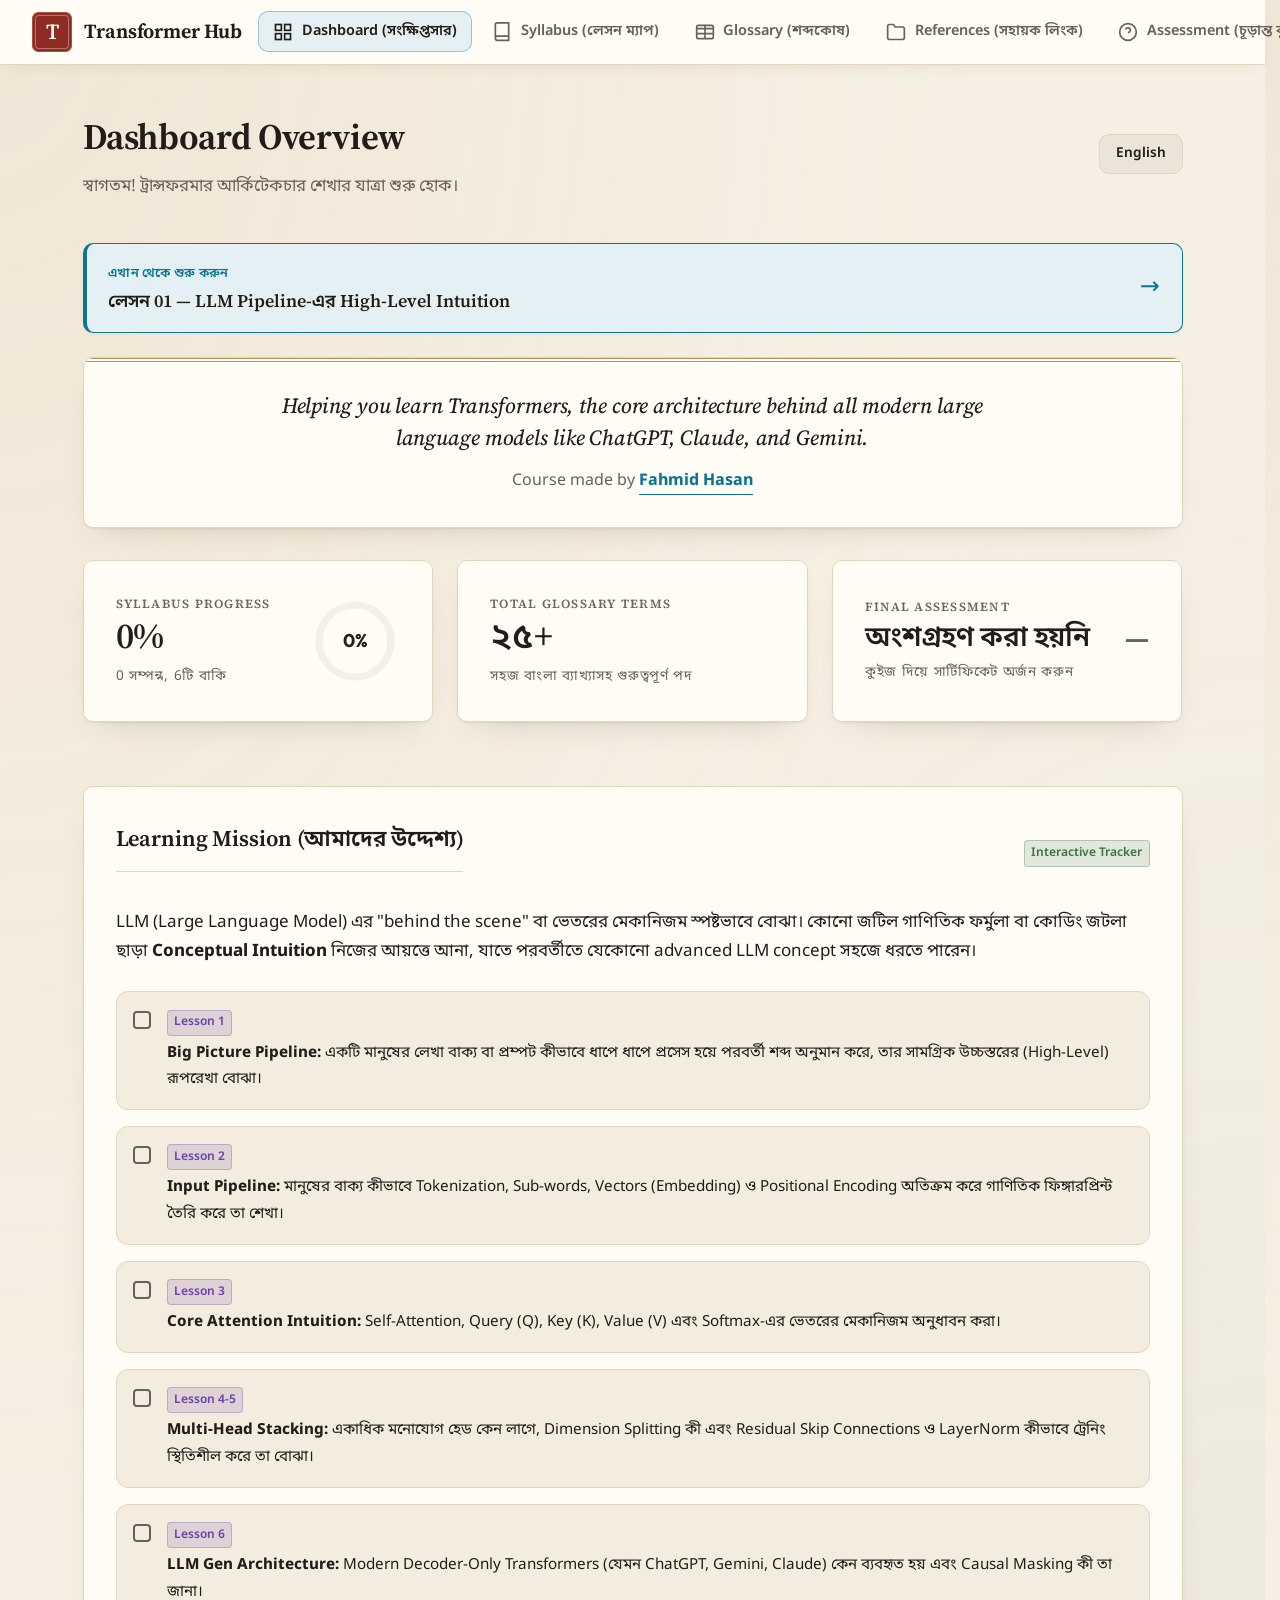
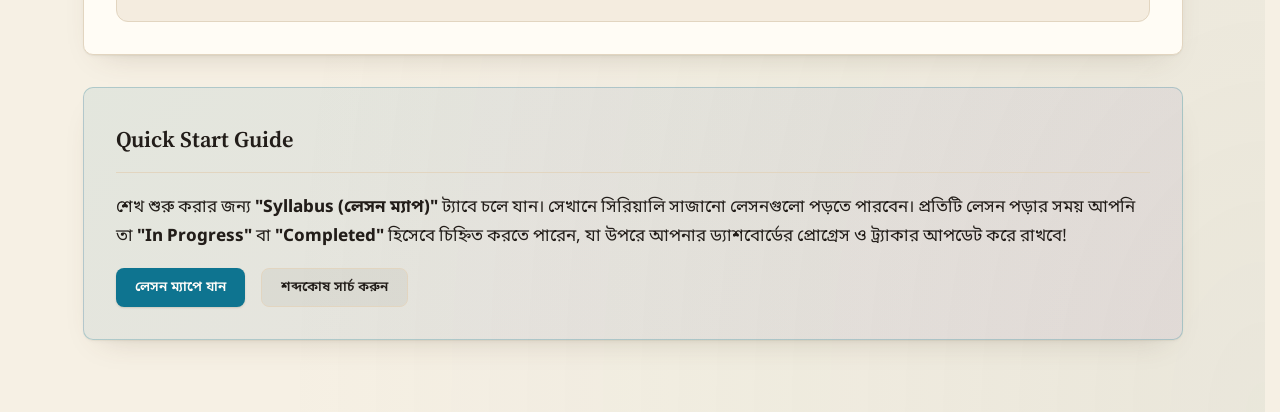
<file: index.html>
<!DOCTYPE html>
<html lang="bn">
<head>
    <meta charset="UTF-8">
    <meta name="viewport" content="width=device-width, initial-scale=1.0">
    <title>Transformer Architecture Learning Hub | ট্রান্সফরমার লার্নিং হাব</title>
    <link rel="preconnect" href="https://fonts.googleapis.com">
    <link rel="preconnect" href="https://fonts.gstatic.com" crossorigin>
    <link href="https://fonts.googleapis.com/css2?family=Noto+Sans+Bengali:wght@400;500;600;700&family=Outfit:wght@300;400;500;600;700&display=swap" rel="stylesheet">
    <link rel="stylesheet" href="assets/theme.css">
    <link rel="stylesheet" href="assets/site-nav.css">
    <style>

        * {
            box-sizing: border-box;
            margin: 0;
            padding: 0;
        }

        body {
            font-family: var(--font-body);
            background-color: var(--bg-color);
            color: var(--text-primary);
            line-height: 1.75;
            font-size: 1.0625rem;
            min-height: 100vh;
            display: flex;
            flex-direction: column;
            background-image:
                radial-gradient(at 0% 0%, rgba(196,146,86,.10) 0px, transparent 55%),
                radial-gradient(at 100% 100%, rgba(122,148,132,.10) 0px, transparent 55%);
            overflow-x: hidden;
        }

        h1, h2, h3, h4, h5, h6, .badge, .site-nav-brand-name, .sidebar-brand-name {
            font-family: var(--font-heading);
            letter-spacing: -0.01em;
        }

        /* Top Navigation Bar (shared design with the lesson pages) */
        .sidebar {
            width: 100%;
            background-color: var(--sidebar-bg);
            border-bottom: 1px solid var(--border-color);
            padding: 0.7rem 2rem;
            display: flex;
            flex-direction: row;
            align-items: center;
            gap: 1rem;
            position: sticky;
            top: 0;
            left: 0;
            z-index: 500;
            box-shadow: 0 4px 24px rgba(90, 70, 45, .07);
            transition: padding 0.3s ease;
        }

        .sidebar-brand {
            display: flex;
            align-items: center;
            gap: 0.75rem;
            margin-bottom: 0;
            flex-shrink: 0;
        }

        .sidebar-brand-logo {
            width: 40px;
            height: 40px;
            border-radius: 10px;
            background: linear-gradient(135deg, var(--accent-cyan), var(--accent-purple));
            display: flex;
            align-items: center;
            justify-content: center;
            font-size: 1.25rem;
            font-weight: bold;
            color: var(--text-on-accent);
            box-shadow: 0 0 15px rgba(109, 69, 168, 0.4);
        }

        .sidebar-brand-name {
            font-size: 1.25rem;
            font-weight: 700;
            letter-spacing: 0.5px;
            color: var(--text-primary);
        }

        .nav-menu {
            display: flex;
            flex-direction: row;
            align-items: center;
            gap: 0.3rem;
            list-style: none;
            margin-left: auto;
        }

        .nav-item button {
            width: auto;
            background: none;
            border: 1px solid transparent;
            color: var(--text-secondary);
            padding: 0.6rem 0.9rem;
            border-radius: 10px;
            font-size: 0.9rem;
            font-weight: 600;
            text-align: left;
            cursor: pointer;
            display: flex;
            align-items: center;
            gap: 0.55rem;
            white-space: nowrap;
            transition: all 0.3s ease;
            font-family: var(--font-main);
        }

        .nav-item button:hover {
            color: var(--text-primary);
            background: rgba(var(--ink-rgb), 0.05);
        }

        .nav-item.active button {
            color: var(--text-primary);
            background: linear-gradient(135deg, rgba(14, 116, 144, 0.15), rgba(109, 69, 168, 0.15));
            border-color: rgba(14, 116, 144, 0.25);
            box-shadow: var(--glow);
        }

        .nav-item svg {
            width: 20px;
            height: 20px;
            transition: transform 0.3s;
        }

        .nav-item:hover svg {
            transform: scale(1.1);
        }

        /* Main Content Panel */
        .main-panel {
            width: 100%;
            max-width: 1180px;
            margin: 0 auto;
            padding: 2.5rem;
            min-height: 100vh;
            transition: all 0.3s ease;
        }

        header {
            margin-bottom: 2.5rem;
            display: flex;
            justify-content: space-between;
            align-items: center;
            flex-wrap: wrap;
            gap: 1.5rem;
        }

        .header-title h1 {
            font-size: clamp(1.5rem, 4vw, 2.25rem);
            font-weight: 700;
            margin-bottom: 0.35rem;
            color: var(--text-primary);
        }

        .header-title p {
            color: var(--text-secondary);
            font-size: 1.05rem;
        }

        /* Views Layout */
        .view-section {
            display: none;
            animation: fadeIn 0.4s ease forwards;
        }

        .view-section.active {
            display: block;
        }

        @keyframes fadeIn {
            from { opacity: 0; transform: translateY(10px); }
            to { opacity: 1; transform: translateY(0); }
        }

        /* Card Component */
        .card {
            background: var(--card-bg);
            border: 1px solid var(--border-color);
            border-radius: 20px;
            padding: 2rem;
            margin-bottom: 2rem;
            box-shadow: var(--shadow);
            transition: border-color 0.3s, transform 0.3s;
        }

        .card:hover {
            border-color: var(--text-ghost);
        }

        .card h2 {
            font-size: 1.4rem;
            margin-bottom: 1.25rem;
            display: flex;
            align-items: center;
            gap: 0.75rem;
            border-bottom: 1px solid var(--border-color);
            padding-bottom: 0.75rem;
        }

        .card-header-icon {
            font-size: 1.5rem;
        }

        /* Dashboard View specific styles */
        .dashboard-grid {
            display: grid;
            grid-template-columns: repeat(auto-fit, minmax(280px, 1fr));
            gap: 1.5rem;
            margin-bottom: 2rem;
        }

        .analytics-card {
            display: flex;
            align-items: center;
            justify-content: space-between;
        }

        .analytics-info h3 {
            font-size: 2.25rem;
            font-weight: 700;
            color: var(--text-primary);
            line-height: 1.2;
        }

        .analytics-info p {
            color: var(--text-secondary);
            font-size: 0.9rem;
            text-transform: uppercase;
            letter-spacing: 0.05em;
            font-weight: 600;
        }

        .progress-circle-container {
            position: relative;
            width: 90px;
            height: 90px;
        }

        .progress-circle-svg {
            transform: rotate(-90deg);
            width: 100%;
            height: 100%;
        }

        .progress-circle-bg {
            fill: none;
            stroke: rgba(var(--ink-rgb), 0.05);
            stroke-width: 8;
        }

        .progress-circle-bar {
            fill: none;
            stroke: url(#cyan-purple-grad);
            stroke-width: 8;
            stroke-dasharray: 251.2;
            stroke-dashoffset: 251.2;
            stroke-linecap: round;
            transition: stroke-dashoffset 0.8s cubic-bezier(0.4, 0, 0.2, 1);
        }

        .progress-circle-text {
            position: absolute;
            top: 50%;
            left: 50%;
            transform: translate(-50%, -50%);
            font-size: 1.15rem;
            font-weight: 700;
            font-family: var(--font-heading);
            color: var(--text-primary);
        }

        /* Mission Card */
        .mission-header {
            display: flex;
            justify-content: space-between;
            align-items: center;
            margin-bottom: 1rem;
        }

        .mission-goals {
            display: flex;
            flex-direction: column;
            gap: 1rem;
            margin-top: 1.5rem;
        }

        .goal-item {
            display: flex;
            align-items: flex-start;
            gap: 1rem;
            background: var(--card-bg-alt);
            border: 1px solid var(--border-color);
            padding: 1rem;
            border-radius: 12px;
            cursor: pointer;
            transition: all 0.2s;
        }

        .goal-item:hover {
            border-color: var(--text-ghost);
            background: var(--card-bg-alt);
        }

        .goal-checkbox {
            margin-top: 0.2rem;
            width: 18px;
            height: 18px;
            border-radius: 4px;
            border: 2px solid var(--text-secondary);
            cursor: pointer;
            display: flex;
            align-items: center;
            justify-content: center;
            transition: all 0.2s;
            flex-shrink: 0;
        }

        .goal-item.checked .goal-checkbox {
            background: var(--accent-green);
            border-color: var(--accent-green);
        }

        .goal-checkbox::after {
            content: "✓";
            color: var(--text-on-accent);
            font-size: 0.8rem;
            font-weight: bold;
            display: none;
        }

        .goal-item.checked .goal-checkbox::after {
            display: block;
        }

        .goal-content {
            font-size: 0.95rem;
        }

        .goal-item.checked .goal-content p {
            text-decoration: line-through;
            color: var(--text-secondary);
        }

        .goal-tag {
            background: rgba(109, 69, 168, 0.15);
            border: 1px solid rgba(109, 69, 168, 0.3);
            color: var(--accent-purple);
            padding: 0.1rem 0.4rem;
            border-radius: 4px;
            font-size: 0.75rem;
            font-weight: 600;
            display: inline-block;
            margin-bottom: 0.25rem;
        }

        /* Roadmap timeline layout */
        .roadmap-container {
            position: relative;
            padding-left: 2.5rem;
        }

        .roadmap-line {
            position: absolute;
            top: 10px;
            bottom: 10px;
            left: 10px;
            width: 4px;
            background: linear-gradient(to bottom, var(--accent-cyan), var(--accent-purple), var(--accent-pink));
            border-radius: 2px;
            box-shadow: 0 0 10px rgba(14, 116, 144, 0.15);
        }

        .roadmap-node {
            position: relative;
            margin-bottom: 2.5rem;
        }

        .roadmap-node:last-child {
            margin-bottom: 0;
        }

        .roadmap-marker {
            position: absolute;
            left: -2.85rem;
            top: 2rem;
            width: 24px;
            height: 24px;
            border-radius: 50%;
            background: var(--bg-color);
            border: 4px solid var(--accent-cyan);
            z-index: 10;
            display: flex;
            align-items: center;
            justify-content: center;
            box-shadow: 0 0 10px var(--accent-cyan);
            transition: all 0.3s;
        }

        .roadmap-node.completed .roadmap-marker {
            border-color: var(--accent-green);
            box-shadow: 0 0 10px var(--accent-green);
            background: var(--accent-green);
        }

        .roadmap-node.completed .roadmap-marker::after {
            content: "✓";
            color: var(--text-on-accent);
            font-size: 0.7rem;
            font-weight: bold;
        }

        .roadmap-node.in-progress .roadmap-marker {
            border-color: var(--accent-orange);
            box-shadow: 0 0 10px var(--accent-orange);
        }

        .roadmap-card {
            background: var(--card-bg);
            border: 1px solid var(--border-color);
            border-radius: 16px;
            padding: 1.5rem 2rem;
            box-shadow: var(--shadow);
            display: flex;
            justify-content: space-between;
            align-items: center;
            flex-wrap: wrap;
            gap: 1.5rem;
            transition: transform 0.3s, border-color 0.3s, box-shadow 0.3s;
        }

        .roadmap-card:hover {
            transform: translateX(8px);
            border-color: rgba(14, 116, 144, 0.3);
            box-shadow: 0 8px 30px rgba(14, 116, 144, 0.08);
        }

        .roadmap-card-info {
            flex-grow: 1;
            max-width: 65%;
        }

        .roadmap-card-badge {
            background: rgba(var(--ink-rgb), 0.05);
            padding: 0.2rem 0.6rem;
            border-radius: 50px;
            font-size: 0.8rem;
            font-weight: bold;
            color: var(--text-secondary);
            margin-bottom: 0.5rem;
            display: inline-block;
            border: 1px solid var(--border-color);
        }

        .roadmap-card-title {
            font-size: 1.25rem;
            font-weight: 700;
            color: var(--text-primary);
            margin-bottom: 0.4rem;
        }

        .roadmap-card-desc {
            color: var(--text-secondary);
            font-size: 0.92rem;
        }

        .roadmap-card-actions {
            display: flex;
            align-items: center;
            gap: 1rem;
            flex-wrap: wrap;
        }

        /* Dropdown custom styling */
        .status-dropdown {
            background: var(--card-bg-alt);
            border: 1px solid var(--border-color);
            color: var(--text-primary);
            padding: 0.5rem 1rem;
            border-radius: 8px;
            font-size: 0.85rem;
            font-weight: 600;
            cursor: pointer;
            outline: none;
            transition: border-color 0.2s;
        }

        .status-dropdown:hover {
            border-color: var(--text-ghost);
        }

        .status-dropdown option {
            background: var(--card-bg-alt);
            color: var(--text-primary);
        }

        .btn {
            padding: 0.6rem 1.2rem;
            border-radius: 8px;
            font-size: 0.85rem;
            font-weight: 600;
            cursor: pointer;
            transition: all 0.2s;
            border: none;
            display: inline-flex;
            align-items: center;
            gap: 0.5rem;
            font-family: var(--font-main);
        }

        .btn-primary {
            background: linear-gradient(135deg, var(--accent-cyan), var(--accent-purple));
            color: var(--text-on-accent);
            box-shadow: 0 4px 15px rgba(14, 116, 144, 0.2);
        }

        .btn-primary:hover {
            opacity: 0.9;
            transform: translateY(-1px);
        }

        .btn-secondary {
            background: rgba(var(--ink-rgb), 0.05);
            border: 1px solid var(--border-color);
            color: var(--text-primary);
        }

        .btn-secondary:hover {
            background: rgba(var(--ink-rgb), 0.1);
            border-color: var(--text-ghost);
        }

        /* Glossary Explorer View Specific */
        .glossary-controls {
            display: flex;
            gap: 1rem;
            margin-bottom: 2rem;
            flex-wrap: wrap;
        }

        .search-box {
            flex-grow: 1;
            position: relative;
            min-width: 280px;
        }

        .search-input {
            width: 100%;
            background: var(--card-bg-alt);
            border: 1px solid var(--border-color);
            color: var(--text-primary);
            padding: 0.75rem 1.25rem 0.75rem 2.75rem;
            border-radius: 12px;
            font-size: 0.95rem;
            outline: none;
            transition: all 0.3s;
            font-family: var(--font-main);
        }

        .search-input:focus {
            border-color: var(--accent-cyan);
            background: var(--card-bg-alt);
            box-shadow: var(--glow);
        }

        .search-icon {
            position: absolute;
            left: 1rem;
            top: 50%;
            transform: translateY(-50%);
            color: var(--text-secondary);
            pointer-events: none;
        }

        .category-filter {
            background: var(--card-bg-alt);
            border: 1px solid var(--border-color);
            color: var(--text-primary);
            padding: 0.75rem 1.25rem;
            border-radius: 12px;
            font-size: 0.95rem;
            font-weight: 600;
            cursor: pointer;
            outline: none;
            font-family: var(--font-main);
            min-width: 180px;
        }

        .category-filter:focus {
            border-color: var(--accent-purple);
        }

        .glossary-grid {
            display: grid;
            grid-template-columns: repeat(auto-fill, minmax(320px, 1fr));
            gap: 1.5rem;
        }

        .glossary-card {
            background: var(--card-bg);
            border: 1px solid var(--border-color);
            border-radius: 16px;
            padding: 1.5rem;
            cursor: pointer;
            transition: all 0.3s;
            display: flex;
            flex-direction: column;
            justify-content: space-between;
        }

        .glossary-card:hover {
            transform: translateY(-3px);
            border-color: rgba(109, 69, 168, 0.3);
            box-shadow: 0 8px 30px rgba(109, 69, 168, 0.08);
        }

        .glossary-card-header {
            margin-bottom: 0.75rem;
        }

        .glossary-card-category {
            font-size: 0.75rem;
            font-weight: bold;
            text-transform: uppercase;
            letter-spacing: 0.05em;
            color: var(--accent-purple);
            margin-bottom: 0.25rem;
        }

        .glossary-card-title {
            font-size: 1.15rem;
            font-weight: 700;
            color: var(--text-primary);
            display: flex;
            align-items: baseline;
            gap: 0.5rem;
            flex-wrap: wrap;
        }

        .glossary-card-title span {
            font-size: 0.85rem;
            font-weight: normal;
            color: var(--text-secondary);
        }

        .glossary-card-def {
            font-size: 0.9rem;
            color: var(--text-body);
            line-height: 1.5;
        }

        /* Resources Hub Grid */
        .resources-grid {
            display: grid;
            grid-template-columns: repeat(auto-fill, minmax(280px, 1fr));
            gap: 1.5rem;
        }

        .resource-card {
            background: var(--card-bg);
            border: 1px solid var(--border-color);
            border-radius: 16px;
            padding: 1.5rem;
            display: flex;
            flex-direction: column;
            transition: all 0.3s;
        }

        .resource-card:hover {
            transform: translateY(-4px);
            border-color: rgba(60, 117, 73, 0.3);
            box-shadow: 0 8px 30px rgba(60, 117, 73, 0.08);
        }

        .resource-type-badge {
            align-self: flex-start;
            padding: 0.15rem 0.5rem;
            border-radius: 4px;
            font-size: 0.72rem;
            font-weight: bold;
            text-transform: uppercase;
            margin-bottom: 1rem;
            letter-spacing: 0.05em;
        }

        .resource-type-article {
            background: rgba(14, 116, 144, 0.15);
            color: var(--accent-cyan);
            border: 1px solid rgba(14, 116, 144, 0.3);
        }

        .resource-type-video {
            background: rgba(170, 78, 7, 0.15);
            color: var(--accent-orange);
            border: 1px solid rgba(170, 78, 7, 0.3);
        }

        .resource-type-paper {
            background: rgba(109, 69, 168, 0.15);
            color: var(--accent-purple);
            border: 1px solid rgba(109, 69, 168, 0.3);
        }

        .resource-type-wisdom {
            background: rgba(176, 58, 98, 0.15);
            color: var(--accent-pink);
            border: 1px solid rgba(176, 58, 98, 0.3);
        }

        .resource-title {
            font-size: 1.1rem;
            font-weight: 700;
            color: var(--text-primary);
            margin-bottom: 0.75rem;
            line-height: 1.4;
        }

        .resource-desc {
            font-size: 0.88rem;
            color: var(--text-secondary);
            margin-bottom: 1.5rem;
            line-height: 1.5;
            flex-grow: 1;
        }

        .resource-link {
            text-decoration: none;
            color: var(--accent-green);
            font-size: 0.88rem;
            font-weight: 600;
            display: inline-flex;
            align-items: center;
            gap: 0.35rem;
            transition: all 0.2s;
            margin-top: auto;
        }

        .resource-link:hover {
            color: var(--accent-cyan);
        }

        /* Final Quiz / Assessment Styles */
        .quiz-view-container {
            max-width: 750px;
            margin: 0 auto;
        }

        .quiz-intro-box {
            text-align: center;
            padding: 3rem 2rem;
        }

        .quiz-intro-icon {
            font-size: 4rem;
            margin-bottom: 1.5rem;
            display: inline-block;
            animation: float 3s ease-in-out infinite;
        }

        @keyframes float {
            0%, 100% { transform: translateY(0); }
            50% { transform: translateY(-10px); }
        }

        .quiz-card {
            display: none;
        }

        .quiz-card.active {
            display: block;
        }

        .quiz-question-number {
            font-size: 0.85rem;
            color: var(--accent-cyan);
            font-weight: bold;
            text-transform: uppercase;
            letter-spacing: 0.05em;
            margin-bottom: 0.5rem;
        }

        .quiz-question-text {
            font-size: 1.25rem;
            font-weight: 700;
            color: var(--text-primary);
            margin-bottom: 1.5rem;
        }

        .quiz-options-list {
            display: flex;
            flex-direction: column;
            gap: 0.85rem;
        }

        .quiz-option-item {
            background: var(--card-bg-alt);
            border: 1px solid var(--border-color);
            padding: 1rem 1.25rem;
            border-radius: 12px;
            cursor: pointer;
            transition: all 0.2s;
            font-size: 0.98rem;
            display: flex;
            align-items: center;
            gap: 0.85rem;
        }

        .quiz-option-item:hover {
            border-color: var(--accent-cyan);
            background: var(--card-bg-alt);
        }

        .quiz-option-item.selected {
            border-color: var(--accent-purple);
            background: rgba(109, 69, 168, 0.1);
        }

        .quiz-option-item.correct {
            border-color: var(--accent-green);
            background: rgba(60, 117, 73, 0.1);
            color: var(--accent-green);
            font-weight: bold;
        }

        .quiz-option-item.incorrect {
            border-color: var(--accent-red);
            background: rgba(179, 38, 30, 0.1);
            color: var(--accent-red);
        }

        .quiz-bullet {
            width: 22px;
            height: 22px;
            border-radius: 50%;
            border: 2px solid var(--text-secondary);
            display: flex;
            align-items: center;
            justify-content: center;
            font-size: 0.75rem;
            font-weight: bold;
            flex-shrink: 0;
        }

        .quiz-option-item.selected .quiz-bullet {
            border-color: var(--accent-purple);
            background: var(--accent-purple);
            color: var(--text-on-accent);
        }

        .quiz-option-item.correct .quiz-bullet {
            border-color: var(--accent-green);
            background: var(--accent-green);
            color: var(--text-on-accent);
        }

        .quiz-option-item.incorrect .quiz-bullet {
            border-color: var(--accent-red);
            background: var(--accent-red);
            color: var(--text-on-accent);
        }

        .quiz-nav-footer {
            display: flex;
            justify-content: space-between;
            align-items: center;
            margin-top: 2rem;
            padding-top: 1.5rem;
            border-top: 1px solid var(--border-color);
        }

        /* Certificate display styles */
        .certificate-wrapper {
            background: linear-gradient(135deg, var(--card-bg-alt), var(--card-bg-alt));
            border: 6px double var(--border-strong);
            border-radius: 20px;
            padding: 3rem 2rem;
            text-align: center;
            position: relative;
            overflow: hidden;
            box-shadow: 0 20px 50px rgba(90, 70, 45, .07);
            margin-top: 1rem;
        }

        .certificate-wrapper::before {
            content: "";
            position: absolute;
            top: -20%;
            left: -20%;
            width: 140%;
            height: 140%;
            background-image: 
                radial-gradient(circle at 10% 10%, rgba(14, 116, 144, 0.05) 0%, transparent 40%),
                radial-gradient(circle at 90% 90%, rgba(109, 69, 168, 0.05) 0%, transparent 40%);
            pointer-events: none;
        }

        .cert-badge {
            font-size: 4.5rem;
            margin-bottom: 1.5rem;
            filter: drop-shadow(0 0 10px rgba(170, 78, 7, 0.4));
        }

        .cert-title {
            font-size: 1.8rem;
            font-weight: 800;
            color: var(--accent-orange);
            text-transform: uppercase;
            letter-spacing: 2px;
            margin-bottom: 0.5rem;
            font-family: var(--font-heading);
        }

        .cert-subtitle {
            font-size: 0.9rem;
            color: var(--text-secondary);
            letter-spacing: 1px;
            text-transform: uppercase;
            margin-bottom: 2rem;
        }

        .cert-statement {
            font-size: 1.15rem;
            color: var(--text-primary);
            margin-bottom: 1.5rem;
            line-height: 1.8;
            font-family: 'Noto Sans Bengali', sans-serif;
        }

        .cert-score {
            font-size: 1.5rem;
            font-weight: 700;
            color: var(--accent-green);
            background: rgba(60, 117, 73, 0.1);
            border: 1px dashed rgba(60, 117, 73, 0.3);
            display: inline-block;
            padding: 0.5rem 1.5rem;
            border-radius: 10px;
            margin-bottom: 2rem;
        }

        .cert-seal {
            width: 80px;
            height: 80px;
            border-radius: 50%;
            background: linear-gradient(135deg, var(--accent-orange), var(--accent-orange));
            border: 4px solid var(--tint-orange);
            display: flex;
            align-items: center;
            justify-content: center;
            color: var(--text-on-accent);
            font-weight: 900;
            font-size: 0.75rem;
            margin: 0 auto 1.5rem auto;
            transform: rotate(-10deg);
            box-shadow: 0 4px 15px rgba(217, 119, 6, 0.4);
            letter-spacing: 1px;
        }

        .cert-footer-text {
            font-size: 0.8rem;
            color: var(--text-secondary);
            font-style: italic;
        }

        /* Continue reading — the primary action for anyone coming back. */
        .resume-card {
            display: flex;
            align-items: center;
            gap: 1rem;
            margin-bottom: 1.5rem;
            padding: 1.15rem 1.35rem;
            border: 2px solid var(--accent-cyan);
            border-radius: 16px;
            background: var(--tint-cyan);
            text-decoration: none;
            box-shadow: var(--shadow-soft);
            transition: transform 0.2s ease, box-shadow 0.2s ease;
        }
        .resume-card[hidden],
        [hidden] {
            display: none !important;
        }
        .resume-card:hover { transform: translateY(-2px); box-shadow: var(--shadow); }
        .resume-card-body { flex: 1; min-width: 0; }
        .resume-card-eyebrow {
            display: block;
            font-family: var(--font-heading);
            font-size: 0.72rem;
            font-weight: 700;
            letter-spacing: 0.08em;
            text-transform: uppercase;
            color: var(--accent-cyan);
            margin-bottom: 0.25rem;
        }
        .resume-card-title {
            display: block;
            font-family: var(--font-heading);
            font-size: 1.05rem;
            font-weight: 600;
            color: var(--text-primary);
            line-height: 1.4;
        }
        .resume-card-arrow { flex-shrink: 0; font-size: 1.5rem; color: var(--accent-cyan); }
        @media (max-width: 480px) {
            .resume-card { padding: 1rem; gap: 0.7rem; }
            .resume-card-title { font-size: 0.98rem; }
        }

        /* Mobile: the top nav becomes a fixed bottom tab bar.
           Five views, thumb-reachable, matching .reader-bar on the lesson pages
           so the whole site reads as one product. Same <ul>, restyled. */
        .nav-tab-label { display: none; }

        @media (max-width: 900px) {
            .nav-menu {
                position: fixed;
                left: 0;
                right: 0;
                bottom: 0;
                margin: 0;
                display: flex;
                flex-direction: row;
                justify-content: space-around;
                gap: 0;
                padding: 0.3rem 0.2rem;
                padding-bottom: calc(0.3rem + env(safe-area-inset-bottom, 0px));
                background-color: var(--card-bg);
                border-top: 1px solid var(--border-color);
                box-shadow: 0 -6px 24px rgba(90, 70, 45, .09);
                z-index: 600;
            }
            .nav-item { flex: 1 1 0; min-width: 0; }
            .nav-item button {
                width: 100%;
                min-height: 54px;
                flex-direction: column;
                justify-content: center;
                gap: 0.15rem;
                padding: 0.3rem 0.15rem;
                border-radius: 10px;
            }
            .nav-item button svg { width: 21px; height: 21px; margin: 0; }
            .nav-text { display: none; }
            .nav-tab-label {
                display: block;
                font-size: 0.66rem;
                font-weight: 600;
                line-height: 1.2;
                text-align: center;
                overflow: hidden;
                text-overflow: ellipsis;
                white-space: nowrap;
                max-width: 100%;
            }
            /* Room for the bar so the last card is never covered. Extra
               specificity beats the `padding` shorthand set at 768px below. */
            body .main-panel { padding-bottom: calc(76px + env(safe-area-inset-bottom, 0px)); }

            /* Keep the language toggle beside the page title instead of
               letting it wrap onto a row of its own above the content. */
            header {
                flex-wrap: nowrap;
                align-items: flex-start;
                gap: 0.75rem;
                margin-bottom: 1.75rem;
            }
            .header-title { min-width: 0; }
            .header-controls { flex-shrink: 0; }
        }

        @media (max-width: 768px) {
            .sidebar { padding: 0.9rem 1.25rem; }
            .main-panel { padding: 1.5rem; }

            .roadmap-card {
                flex-direction: column;
                align-items: flex-start;
            }

            .roadmap-card-info {
                max-width: 100%;
            }

            .roadmap-card-actions {
                width: 100%;
                justify-content: space-between;
            }
        }

        /* Small phones */
        @media (max-width: 480px) {
            .main-panel {
                padding: 1.1rem;
            }
            header {
                gap: 1rem;
            }
            .dashboard-grid,
            .glossary-grid,
            .resources-grid {
                grid-template-columns: 1fr;
            }
            .roadmap-card-actions {
                flex-direction: column;
                align-items: stretch;
            }
        }

        /* Theme & Language Toggle Button Styles */
        .header-controls {
            display: flex;
            align-items: center;
            gap: 0.75rem;
        }

        .lang-toggle-btn {
            background: rgba(var(--ink-rgb), 0.05);
            border: 1px solid var(--border-color);
            color: var(--text-primary);
            padding: 0 1rem;
            height: 40px;
            border-radius: 10px;
            cursor: pointer;
            display: flex;
            align-items: center;
            justify-content: center;
            font-size: 0.85rem;
            font-weight: 600;
            transition: all 0.3s ease;
            font-family: var(--font-main);
        }
        
        .lang-toggle-btn:hover {
            background: rgba(var(--ink-rgb), 0.1);
            border-color: var(--text-ghost);
            transform: scale(1.05);
        }
        
        

        
        
        


        

        

        /* Apply transitions globally to key elements */
        body, aside, main, .card, button, input, select, .sidebar, .nav-item button, .glossary-card, .resource-card, .roadmap-card, .goal-item, .pe-word-btn, .step-node, .vector-visualizer, .vector-table {
            transition: background-color 0.3s ease, border-color 0.3s ease, color 0.3s ease, box-shadow 0.3s ease, transform 0.3s ease;
        }

        /* ---- Accessibility & performance layer ---- */
        /* Keyboard focus visibility */
        a:focus-visible,
        button:focus-visible,
        [tabindex]:focus-visible,
        .nav-item button:focus-visible,
        .card:focus-visible {
            outline: 2px solid var(--accent-cyan);
            outline-offset: 2px;
        }

        /* Respect users who prefer reduced motion */
        @media (prefers-reduced-motion: reduce) {
            *, *::before, *::after {
                animation-duration: 0.001ms !important;
                animation-iteration-count: 1 !important;
                transition-duration: 0.001ms !important;
                scroll-behavior: auto !important;
            }
        }

        /* ---- Classical layer (hub) — visual only; see assets/theme.css ---- */
        .sidebar { box-shadow: 0 6px 18px -12px rgba(90, 70, 45, .25); }
        .sidebar-brand-logo {
            border-radius: 7px;
            background: var(--accent-rubric);
            font-family: var(--font-display);
            font-weight: 600;
            font-size: 1.35rem;
            box-shadow: inset 0 0 0 1px rgba(255, 253, 249, 0.18), inset 0 0 0 3px var(--accent-rubric), inset 0 0 0 4px rgba(255, 253, 249, 0.35);
        }
        .sidebar-brand-name { font-weight: 650; letter-spacing: 0.005em; }
        .nav-item.active button {
            background: var(--tint-cyan);
            border-color: rgba(14, 116, 144, 0.35);
            box-shadow: none;
        }
        .nav-item:hover svg { transform: none; }

        .header-title h1 { font-weight: 650; letter-spacing: -0.01em; }

        .card { border-radius: 10px; box-shadow: var(--paper-shadow); }
        .card:hover { border-color: var(--border-strong); }
        .card h2 { font-weight: 620; }

        /* Stat cards: small-caps labels, serif figures. A text status
           ("not attempted") is set smaller than a figure so the row stays even. */
        .analytics-info p:first-child {
            font-family: var(--font-display);
            letter-spacing: 0.1em;
            font-size: 0.78rem;
            color: var(--text-muted);
        }
        .analytics-info h3 { font-weight: 600; font-variant-numeric: lining-nums; }
        #dash-quiz-status { font-size: clamp(1.35rem, 1rem + 1vw, 1.75rem); line-height: 1.3; }
        .progress-circle-bar { stroke: var(--accent-rubric); }

        /* Roadmap reads like a book's table of contents. */
        .roadmap-line {
            width: 2px;
            left: 11px;
            background: var(--border-strong);
            box-shadow: none;
        }
        .roadmap-marker { box-shadow: 0 0 0 4px var(--bg-color); border-width: 3px; }
        .roadmap-node.completed .roadmap-marker,
        .roadmap-node.in-progress .roadmap-marker { box-shadow: 0 0 0 4px var(--bg-color); }
        .roadmap-card { border-radius: 10px; box-shadow: var(--paper-shadow); }
        .roadmap-card:hover { transform: translateX(4px); box-shadow: var(--paper-shadow); border-color: var(--border-strong); }
        .roadmap-card-badge {
            background: none;
            border: none;
            border-radius: 0;
            padding: 0;
            font-family: var(--font-display);
            font-weight: 600;
            letter-spacing: 0.06em;
            text-transform: uppercase;
            font-size: 0.8rem;
            color: var(--accent-rubric);
        }
        .roadmap-card-title { font-family: var(--font-display); font-weight: 620; }

        .btn-primary {
            background: var(--accent-cyan);
            box-shadow: 0 1px 2px rgba(90, 70, 45, .18);
        }
        .btn-primary:hover { opacity: 1; background: var(--accent-cyan-deep); }

        .resume-card { border-radius: 10px; border-width: 1px; border-left-width: 4px; }
        .resume-card-eyebrow { font-family: var(--font-display); letter-spacing: 0.02em; font-weight: 600; font-size: 0.8rem; }
        .resume-card-title { font-family: var(--font-display); font-size: 1.12rem; }

        .lang-toggle-btn:hover { transform: none; }
        @media (max-width: 600px) {
            /* Course banner heading is inline-styled; keep it a calm size on phones. */
            #view-dashboard > div > h3 { font-size: 1.12rem !important; }
            .analytics-info h3 { font-size: 1.9rem; }
        }

    </style>
</head>
<body>

    <!-- SVG Gradients Definition -->
    <svg style="width:0; height:0; position:absolute;">
        <defs>
            <linearGradient id="cyan-purple-grad" x1="0%" y1="0%" x2="100%" y2="100%">
                <stop offset="0%" stop-color="var(--accent-cyan)" />
                <stop offset="100%" stop-color="var(--accent-purple)" />
            </linearGradient>
        </defs>
    </svg>

    <!-- Sidebar Menu -->
    <aside class="sidebar">
        <div class="sidebar-brand">
            <div class="sidebar-brand-logo">T</div>
            <div class="sidebar-brand-name">Transformer Hub</div>
        </div>

        <ul class="nav-menu" id="nav-menu">
            <li class="nav-item active" id="nav-dashboard">
                <button onclick="switchTab('dashboard')">
                    <svg viewBox="0 0 24 24" fill="none" stroke="currentColor" stroke-width="2"><rect x="3" y="3" width="7" height="7"/><rect x="14" y="3" width="7" height="7"/><rect x="14" y="14" width="7" height="7"/><rect x="3" y="14" width="7" height="7"/></svg>
                    <span class="nav-text" id="nav-text-dashboard">Dashboard (সংক্ষিপ্তসার)</span>
                    <span class="nav-tab-label" id="nav-tab-dashboard">হোম</span>
                </button>
            </li>
            <li class="nav-item" id="nav-lessons">
                <button onclick="switchTab('lessons')">
                    <svg viewBox="0 0 24 24" fill="none" stroke="currentColor" stroke-width="2"><path d="M4 19.5A2.5 2.5 0 0 1 6.5 17H20M4 19.5A2.5 2.5 0 0 0 6.5 22H20M4 19.5V3.5A2.5 2.5 0 0 1 6.5 1H20v21H6.5a2.5 2.5 0 0 1-2.5-2.5z"/></svg>
                    <span class="nav-text" id="nav-text-lessons">Syllabus (লেসন ম্যাপ)</span>
                    <span class="nav-tab-label" id="nav-tab-lessons">লেসন</span>
                </button>
            </li>
            <li class="nav-item" id="nav-glossary">
                <button onclick="switchTab('glossary')">
                    <svg viewBox="0 0 24 24" fill="none" stroke="currentColor" stroke-width="2"><path d="M4 4h16c1.1 0 2 .9 2 2v12c0 1.1-.9 2-2 2H4c-1.1 0-2-.9-2-2V6c0-1.1.9-2 2-2z"/><path d="M12 4v16M2 8h20M2 14h20"/></svg>
                    <span class="nav-text" id="nav-text-glossary">Glossary (শব্দকোষ)</span>
                    <span class="nav-tab-label" id="nav-tab-glossary">শব্দকোষ</span>
                </button>
            </li>
            <li class="nav-item" id="nav-resources">
                <button onclick="switchTab('resources')">
                    <svg viewBox="0 0 24 24" fill="none" stroke="currentColor" stroke-width="2"><path d="M22 19a2 2 0 0 1-2 2H4a2 2 0 0 1-2-2V5a2 2 0 0 1 2-2h5l2 3h9a2 2 0 0 1 2 2z"/></svg>
                    <span class="nav-text" id="nav-text-resources">References (সহায়ক লিংক)</span>
                    <span class="nav-tab-label" id="nav-tab-resources">রিসোর্স</span>
                </button>
            </li>
            <li class="nav-item" id="nav-quiz">
                <button onclick="switchTab('quiz')">
                    <svg viewBox="0 0 24 24" fill="none" stroke="currentColor" stroke-width="2"><circle cx="12" cy="12" r="10"/><path d="M9.09 9a3 3 0 0 1 5.83 1c0 2-3 3-3 3M12 17h.01"/></svg>
                    <span class="nav-text" id="nav-text-quiz">Assessment (চূড়ান্ত কুইজ)</span>
                    <span class="nav-tab-label" id="nav-tab-quiz">কুইজ</span>
                </button>
            </li>
        </ul>


    </aside>

    <!-- Main Content Panel -->
    <main class="main-panel">
        <header>
            <div class="header-title">
                <h1 id="page-heading">Dashboard</h1>
                <p id="page-subheading">স্বাগতম! ট্রান্সফরমার আর্কিটেকচার শেখার যাত্রা শুরু হোক।</p>
            </div>
            <div class="header-controls">
                <button class="lang-toggle-btn" id="lang-toggle-btn" onclick="toggleLanguage()">English</button>
            </div>
        </header>

        <!-- DASHBOARD VIEW -->
        <section class="view-section active" id="view-dashboard">
            <!-- Continue reading — filled by renderResumeCard() -->
            <a class="resume-card" id="resume-card" hidden></a>

            <!-- Course Attribution Banner -->
            <div style="text-align: center; margin-bottom: 2rem; padding: 2rem 1.5rem; border: 1px solid var(--border-color); border-radius: 10px; background: var(--card-bg); box-shadow: var(--paper-shadow); position: relative; overflow: hidden;">
                <div style="position: absolute; top: 0; left: 0; right: 0; height: 4px; border-top: 1px solid var(--rule-gold); border-bottom: 1px solid var(--rule-gold);"></div>
                <h3 style="font-size: 1.35rem; line-height: 1.5; margin-bottom: 0.75rem; color: var(--text-primary); font-weight: 500; font-style: italic; max-width: 46rem; margin-left: auto; margin-right: auto;">Helping you learn Transformers, the core architecture behind all modern large language models like ChatGPT, Claude, and Gemini.</h3>
                <p style="font-size: 1rem; color: var(--text-secondary); margin: 0;">Course made by <a href="https://web.facebook.com/fahmid.hasan.190797/" target="_blank" style="color: var(--accent-cyan); text-decoration: none; font-weight: 700; border-bottom: 1px solid var(--accent-cyan); padding-bottom: 2px; transition: all 0.3s ease;">Fahmid Hasan</a></p>
            </div>

            <div class="dashboard-grid">
                <!-- Learning Progress Card -->
                <div class="card analytics-card">
                    <div class="analytics-info">
                        <p id="syllabus-progress-lbl">Syllabus Progress</p>
                        <h3 id="dash-progress-text">0%</h3>
                        <p style="margin-top:0.5rem; text-transform:none; font-weight:normal; font-size:0.85rem;" id="dash-remaining-text">৬টি লেসনের সবকটি বাকি</p>
                    </div>
                    <div class="progress-circle-container">
                        <svg class="progress-circle-svg" viewBox="0 0 100 100">
                            <circle class="progress-circle-bg" cx="50" cy="50" r="40" />
                            <circle class="progress-circle-bar" id="dash-progress-ring" cx="50" cy="50" r="40" />
                        </svg>
                        <div class="progress-circle-text" id="dash-progress-ring-label">0%</div>
                    </div>
                </div>

                <!-- Glossary Metrics Card -->
                <div class="card analytics-card">
                    <div class="analytics-info">
                        <p id="total-glossary-lbl">Total Glossary Terms</p>
                        <h3 id="total-glossary-count">২৫+</h3>
                        <p style="margin-top:0.5rem; text-transform:none; font-weight:normal; font-size:0.85rem;" id="total-glossary-desc">সহজ বাংলা ব্যাখ্যাসহ গুরুত্বপূর্ণ পদ</p>
                    </div>
                    
                </div>

                <!-- Final Quiz status Card -->
                <div class="card analytics-card">
                    <div class="analytics-info">
                        <p id="final-assessment-lbl">Final Assessment</p>
                        <h3 id="dash-quiz-status">Not Attempted</h3>
                        <p style="margin-top:0.5rem; text-transform:none; font-weight:normal; font-size:0.85rem;" id="dash-quiz-score-sub">নিজের অর্জিত জ্ঞান যাচাই করুন</p>
                    </div>
                    <div style="font-size: 1.5rem; font-weight: 700; color: var(--text-secondary);" id="dash-quiz-badge">—</div>
                </div>
            </div>

            <!-- Mission Overview Card -->
            <div class="card">
                <div class="mission-header">
                    <h2 id="mission-card-title">Learning Mission (আমাদের উদ্দেশ্য)</h2>
                    <span class="goal-tag" id="mission-tracker-badge" style="background: rgba(60, 117, 73, 0.15); border-color: rgba(60, 117, 73, 0.3); color: var(--accent-green);">Interactive Tracker</span>
                </div>
                <p id="mission-card-desc">LLM (Large Language Model) এর "behind the scene" বা ভেতরের মেকানিজম স্পষ্টভাবে বোঝা। কোনো জটিল গাণিতিক ফর্মুলা বা কোডিং জটলা ছাড়া <strong>Conceptual Intuition</strong> নিজের আয়ত্তে আনা, যাতে পরবর্তীতে যেকোনো advanced LLM concept সহজে ধরতে পারেন।</p>
                
                <div class="mission-goals" id="mission-goals-list">
                    <div class="goal-item" onclick="toggleGoal(0)" id="goal-0">
                        <div class="goal-checkbox"></div>
                        <div class="goal-content">
                            <span class="goal-tag">Lesson 1</span>
                            <p id="goal-text-0"><strong>Big Picture Pipeline:</strong> একটি মানুষের লেখা বাক্য বা প্রম্পট কীভাবে ধাপে ধাপে প্রসেস হয়ে পরবর্তী শব্দ অনুমান করে, তার সামগ্রিক উচ্চস্তরের (High-Level) রূপরেখা বোঝা।</p>
                        </div>
                    </div>
                    <div class="goal-item" onclick="toggleGoal(1)" id="goal-1">
                        <div class="goal-checkbox"></div>
                        <div class="goal-content">
                            <span class="goal-tag">Lesson 2</span>
                            <p id="goal-text-1"><strong>Input Pipeline:</strong> মানুষের বাক্য কীভাবে Tokenization, Sub-words, Vectors (Embedding) ও Positional Encoding অতিক্রম করে গাণিতিক ফিঙ্গারপ্রিন্ট তৈরি করে তা শেখা।</p>
                        </div>
                    </div>
                    <div class="goal-item" onclick="toggleGoal(2)" id="goal-2">
                        <div class="goal-checkbox"></div>
                        <div class="goal-content">
                            <span class="goal-tag">Lesson 3</span>
                            <p id="goal-text-2"><strong>Core Attention Intuition:</strong> Self-Attention, Query (Q), Key (K), Value (V) এবং Softmax-এর ভেতরের মেকানিজম অনুধাবন করা।</p>
                        </div>
                    </div>
                    <div class="goal-item" onclick="toggleGoal(3)" id="goal-3">
                        <div class="goal-checkbox"></div>
                        <div class="goal-content">
                            <span class="goal-tag">Lesson 4-5</span>
                            <p id="goal-text-3"><strong>Multi-Head Stacking:</strong> একাধিক মনোযোগ হেড কেন লাগে, Dimension Splitting কী এবং Residual Skip Connections ও LayerNorm কীভাবে ট্রেনিং স্থিতিশীল করে তা বোঝা।</p>
                        </div>
                    </div>
                    <div class="goal-item" onclick="toggleGoal(4)" id="goal-4">
                        <div class="goal-checkbox"></div>
                        <div class="goal-content">
                            <span class="goal-tag">Lesson 6</span>
                            <p id="goal-text-4"><strong>LLM Gen Architecture:</strong> Modern Decoder-Only Transformers (যেমন ChatGPT, Gemini, Claude) কেন ব্যবহৃত হয় এবং Causal Masking কী তা জানা।</p>
                        </div>
                    </div>
                </div>
            </div>

            <!-- Quick Start Box -->
            <div class="card" id="quick-start-card" style="background: linear-gradient(135deg, rgba(14, 116, 144, 0.08), rgba(109, 69, 168, 0.08)); border-color: rgba(14, 116, 144, 0.25);">
                <h2 id="quick-start-title">Quick Start Guide</h2>
                <p id="quick-start-desc">শেখ শুরু করার জন্য <strong>"Syllabus (লেসন ম্যাপ)"</strong> ট্যাবে চলে যান। সেখানে সিরিয়ালি সাজানো লেসনগুলো পড়তে পারবেন। প্রতিটি লেসন পড়ার সময় আপনি তা <strong>"In Progress"</strong> বা <strong>"Completed"</strong> হিসেবে চিহ্নিত করতে পারেন, যা উপরে আপনার ড্যাশবোর্ডের প্রোগ্রেস ও ট্র্যাকার আপডেট করে রাখবে!</p>
                <div style="margin-top: 1rem; display: flex; gap: 1rem;">
                    <button class="btn btn-primary" id="quick-start-btn-1" onclick="switchTab('lessons')">লেসন ম্যাপে যান</button>
                    <button class="btn btn-secondary" id="quick-start-btn-2" onclick="switchTab('glossary')">শব্দকোষ সার্চ করুন</button>
                </div>
            </div>


        </section>

        <!-- LESSONS ROADMAP VIEW -->
        <section class="view-section" id="view-lessons">
            <div class="roadmap-container">
                <div class="roadmap-line"></div>
                <div id="lessons-roadmap-nodes">
                    <!-- Roadmap Nodes dynamically injected here by Javascript -->
                </div>
            </div>
        </section>

        <!-- GLOSSARY EXPLORER VIEW -->
        <section class="view-section" id="view-glossary">
            <div class="glossary-controls">
                <div class="search-box">
                    
                    <input type="text" class="search-input" id="glossary-search" placeholder="পদক্ষেপ বা ইংরেজি Term দিয়ে সার্চ করুন (যেমন: Attention)..." oninput="filterGlossary()">
                </div>
                <select class="category-filter" id="glossary-cat-filter" onchange="filterGlossary()">
                    <option value="all" id="glossary-cat-all-opt">সব ক্যাটাগরি</option>
                    <option value="Input Representation">Input Representation</option>
                    <option value="Attention Mechanism">Attention Mechanism</option>
                    <option value="Model Block & Optimization">Model Block & Optimization</option>
                    <option value="Generation & LLM Architecture">Generation & LLM Architecture</option>
                </select>
            </div>

            <div class="glossary-grid" id="glossary-container">
                <!-- Glossary Cards dynamically injected here by Javascript -->
            </div>
        </section>

        <!-- REFERENCES/RESOURCES VIEW -->
        <section class="view-section" id="view-resources">
            <div class="card" style="margin-bottom: 2rem;">
                <h2 id="resources-intro-title">সহায়ক রিসোর্স গাইড</h2>
                <p id="resources-intro-desc">ট্রান্সফরমার আর্কিটেকচার নিয়ে ভিজ্যুয়াল অ্যানিমেশন, অরিজিনাল পেপার এবং মডার্ন লার্জ ল্যাঙ্গুয়েজ মডেল শেখার জন্য নিচে চমৎকার কিছু সহায়ক রিসোর্স সাজানো রয়েছে। প্রতিটি রিসোর্সের সংক্ষিপ্ত বিবরণও দেওয়া হলো যাতে আপনি আপনার সুবিধামতো বেছে নিতে পারেন।</p>
            </div>
            
            <div class="resources-grid" id="resources-container">
                <!-- Resources injected by JS -->
            </div>
        </section>

        <!-- FINAL QUIZ ASSESSMENT VIEW -->
        <section class="view-section" id="view-quiz">
            <div class="quiz-view-container">
                
                <!-- Quiz Intro Box -->
                <div class="card quiz-intro-box" id="quiz-intro">
                    
                    <h2 id="quiz-intro-title" style="border:none; padding:0; display:block; text-align:center; font-size:1.75rem; margin-bottom:1rem;">Transformer Architecture Assessment</h2>
                    <p id="quiz-intro-desc" style="max-width:550px; margin:0 auto 2rem auto; color:var(--text-secondary);">
                        ৬টি লেসন শেষ করার পর আপনার অর্জিত জ্ঞান যাচাইয়ের জন্য প্রস্তুত? ৫টি বহুনির্বাচনী প্রশ্নের সঠিক উত্তর দিয়ে সফলতার সাথে উত্তীর্ণ হয়ে অর্জন করুন আপনার <strong>"Transformer Hub Completion Certificate"</strong>!
                    </p>
                    <button class="btn btn-primary btn-large" id="quiz-start-btn" style="padding: 0.85rem 2rem; font-size: 1rem;" onclick="startQuiz()">কুইজ শুরু করুন</button>
                </div>

                <!-- Quiz Questions Area -->
                <div id="quiz-questions-area" style="display: none;">
                    <!-- Question Cards Injected here by JS -->
                    <div id="quiz-cards-container"></div>
                    
                    <!-- Navigation footer -->
                    <div class="quiz-nav-footer">
                        <span style="font-size:0.9rem; color:var(--text-secondary);" id="quiz-counter">প্রশ্ন ১/৫</span>
                        <button class="btn btn-primary" id="quiz-next-btn" onclick="nextQuizStep()" disabled>পরবর্তী প্রশ্ন</button>
                    </div>
                </div>

                <!-- Quiz Certificate/Result Result -->
                <div class="quiz-result-area" id="quiz-result" style="display: none;">
                    <div class="certificate-wrapper">
                        <div class="cert-seal">PASS</div>
                        <div class="cert-title" id="cert-title">Certificate of Completion</div>
                        <div class="cert-subtitle" id="cert-subtitle">Bengali Transformer Learning Hub</div>
                        <div class="cert-statement" id="cert-statement">
                            গর্বের সাথে প্রত্যয়ন করা যাচ্ছে যে,<br>
                            <strong style="font-size: 1.6rem; color: var(--text-primary);" id="cert-user-name">শিক্ষার্থী</strong><br>
                            সাফল্যের সাথে <strong>Transformer Architecture and LLM Mechanics</strong>-এর কুইজ সম্পন্ন করেছেন।
                        </div>
                        <div class="cert-score" id="cert-final-score">Score: 5 / 5 (100%)</div>
                        <div class="cert-footer-text" id="cert-date-text">তারিখ: June 9, 2026</div>
                    </div>
                    <div style="margin-top: 2rem; display: flex; gap: 1rem; justify-content: center;">
                        <button class="btn btn-primary" id="quiz-restart-btn" onclick="restartQuiz()">পুনরায় কুইজ দিন</button>
                        <button class="btn btn-secondary" id="quiz-back-btn" onclick="switchTab('dashboard')">ড্যাশবোর্ডে ফিরে যান</button>
                    </div>
                </div>

            </div>
        </section>
    </main>

<script src="assets/lessons.js"></script>
<script>
        // --- 1. Static Databases (Bengali) ---
        // Derived from the single manifest in assets/lessons.js.
        const lessonsData = window.LESSONS.map(l => ({
            id: l.id,
            num: l.num,
            title: l.bn,
            desc: l.bnDesc,
            file: `lessons/${l.id}.html`,
            duration: l.duration
        }));

        const glossaryData = [
            {
                category: "Input Representation",
                term: "Vocabulary",
                bnTerm: "ভোকাবুলারি",
                def: "এটি মূলত মডেলের নিজস্ব শব্দভাণ্ডার বা ডিকশনারি—যেখানে তার পরিচিত সকল স্বতন্ত্র টোকেনের তালিকা সংরক্ষিত থাকে। কোনো শব্দ এই তালিকায় না থাকলে মডেল তা সরাসরি চিনতে পারে না। উদাহরণস্বরূপ, GPT-4 এর শব্দভাণ্ডারে প্রায় ১,০০,০০০ এর মতো টোকেন রয়েছে।"
            },
            {
                category: "Input Representation",
                term: "Tokenization",
                bnTerm: "টোকেনাইজেশন",
                def: "কম্পিউটারের প্রসেস করার সুবিধার্থে মানুষের লেখা বাক্যকে ছোট ছোট অংশে বা 'টোকেনে' (পূর্ণাঙ্গ শব্দ বা শব্দের ক্ষুদ্র অংশ) বিভক্ত করার প্রক্রিয়া। এটিকে পিৎজা খাওয়ার আগে স্লাইস করে নেওয়ার সাথে তুলনা করা যেতে পারে—মডেল সম্পূর্ণ বাক্যটি একসাথে না পড়ে বরং এই ছোট টোকেনগুলো ধাপে ধাপে বিশ্লেষণ করে।"
            },
            {
                category: "Input Representation",
                term: "BPE (Byte Pair Encoding)",
                bnTerm: "বাইট পেয়ার এনকোডিং",
                def: "মডেলের শব্দভাণ্ডার তৈরির একটি অত্যন্ত কার্যকরী অ্যালগরিদম। এটি পরিচিত ও সাধারণ শব্দগুলোকে আস্ত রাখে এবং অপরিচিত শব্দগুলোকে পরিচিত ক্ষুদ্রতর অংশে ভেঙে ফেলে। যেমন, 'unhappiness' শব্দটি কয়েকটি পরিচিত টুকরোয় ভেঙে যেতে পারে (আসল GPT-2 tokenizer-এ: 'un', 'h', 'appiness'); টুকরোগুলো সবসময় ব্যাকরণগত prefix/suffix হয় না—ফলে একেবারে নতুন কোনো শব্দ দেখলেও মডেল বিভ্রান্ত হয় না।"
            },
            {
                category: "Input Representation",
                term: "Vector",
                bnTerm: "ভেক্টর",
                def: "সহজ ভাষায়, ভেক্টর হলো সংখ্যার একটি সুশৃঙ্খল তালিকা। লার্জ ল্যাঙ্গুয়েজ মডেল বা LLM-এ প্রতিটি শব্দ একটি ভেক্টর হিসেবে সংরক্ষিত থাকে। এই সংখ্যার সারিটি মূলত শব্দের অর্থকে ধারণ করে, যাতে কম্পিউটার কেবল অক্ষর নয়, বরং শব্দের মূল অর্থ নিয়ে গাণিতিক বিশ্লেষণ বা 'অঙ্ক' কষতে পারে।"
            },
            {
                category: "Input Representation",
                term: "Embedding",
                bnTerm: "এম্বেডিং",
                def: "প্রতিটি টোকেনকে একটি দীর্ঘ গাণিতিক সংখ্যার তালিকায় রূপান্তর করার প্রক্রিয়া, যা ওই শব্দের একটি চারিত্রিক 'প্রোফাইল' হিসেবে কাজ করে। এটি শব্দের অন্তর্নিহিত অর্থ (যেমন- এটি কি প্রাণী, রাজকীয় নাকি পুরুষবাচক?) গাণিতিকভাবে ধারণ করে। সমার্থক শব্দগুলো ভেক্টর স্পেসে কাছাকাছি অবস্থান করে, আর এ কারণেই Vector(King) - Vector(Man) + Vector(Woman) ≈ Vector(Queen) এর মতো চমৎকার গাণিতিক সম্পর্ক কাজ করে।"
            },
            {
                category: "Input Representation",
                term: "Parallel Processing",
                bnTerm: "প্যারালাল প্রসেসিং",
                def: "মডেল বাক্যের শব্দগুলোকে বাম-থেকে-ডানে একটির পর একটি প্রসেস করার বদলে সবগুলো শব্দকে একই সাথে বিশ্লেষণ করে। এই পদ্ধতির কারণে প্রসেসিং অনেক দ্রুত হয়—তবে একসাথে পড়ার কারণেই শব্দের ক্রম মনে রাখার জন্য পজিশনাল এনকোডিং বা 'পজিশন ট্যাগ' এর প্রয়োজনীয়তা দেখা দেয়।"
            },
            {
                category: "Input Representation",
                term: "Positional Encoding",
                bnTerm: "পজিশনাল এনকোডিং",
                def: "প্রতিটি শব্দের ভেক্টরের সাথে যুক্ত করা একটি বিশেষ 'পজিশন ট্যাগ', যার মাধ্যমে মডেল বাক্যে শব্দের ক্রম বা অবস্থান বুঝতে পারে। এটি না থাকলে, 'The cat ate the mouse' এবং 'The mouse ate the cat' বাক্য দুটির মধ্যকার পার্থক্য মডেল কোনোভাবেই ধরতে পারতো না, কারণ তার কাছে উভয় বাক্যেই একই শব্দ রয়েছে।"
            },
            {
                category: "Attention Mechanism",
                term: "Self-Attention Mechanism",
                bnTerm: "সেলফ-অ্যাটেনশন মেকানিজম",
                def: "এমন একটি মেকানিজম যেখানে একটি শব্দ বাক্যের অন্যান্য সমস্ত শব্দের দিকে একসাথে দৃষ্টিপাত করে নিজের সঠিক অর্থ অনুধাবন করে। এটিকে একটি গ্রুপ চ্যাটের সাথে তুলনা করা যায়, যেখানে সবাই একে অপরের সাথে তথ্য আদান-প্রদানের মাধ্যমে একটি সিদ্ধান্তে পৌঁছায়। এই কৌশলের মাধ্যমেই মডেল বুঝতে পারে কখন 'bank' বলতে নদীর তীর আর কখন আর্থিক প্রতিষ্ঠানকে বোঝানো হচ্ছে।"
            },
            {
                category: "Attention Mechanism",
                term: "Pronoun Resolution",
                bnTerm: "প্রোনাউন রেজোলিউশন",
                def: "বাক্যের কোনো সর্বনাম (Pronoun) ঠিক কোন বিশেষ্যকে নির্দেশ করছে তা সুনির্দিষ্টভাবে চিহ্নিত করা। যেমন- 'The cat drank the milk because it was hungry' বাক্যটিতে Self-Attention মেকানিজম সফলভাবে বুঝতে পারে যে 'it' বলতে এখানে 'cat' কেই বোঝানো হচ্ছে, 'milk' কে নয়।"
            },
            {
                category: "Attention Mechanism",
                term: "Query (Q)",
                bnTerm: "কোয়েরি",
                def: "একটি শব্দ বাক্যের অন্য শব্দগুলোর কাছ থেকে কী তথ্য খুঁজছে—এটি মূলত তার একটি অনুসন্ধান বা প্রশ্ন। কল্পনা করুন, আপনি লাইব্রেরিতে গিয়ে লাইব্রেরিয়ানকে বলছেন, 'আমার কৃত্রিম বুদ্ধিমত্তা (AI) সম্পর্কে একটি বই দরকার'—এখানে আপনার এই চাওয়াই হলো Query।"
            },
            {
                category: "Attention Mechanism",
                term: "Key (K)",
                bnTerm: "কী",
                def: "এটি হলো একটি শব্দের নিজস্ব পরিচিতি বা লেবেল—অর্থাৎ সে অন্যান্য শব্দকে কী ধরনের তথ্য প্রদান করতে পারে। লাইব্রেরির উদাহরণে, এটি হলো তাকের ওপর রাখা বইয়ের মলাটে থাকা শিরোনাম বা বিষয়বস্তুর ট্যাগ, যার সাথে আপনার Query বা অনুসন্ধানটি মিলিয়ে দেখা হয়।"
            },
            {
                category: "Attention Mechanism",
                term: "Value (V)",
                bnTerm: "ভ্যালু",
                def: "এটি হলো একটি শব্দের মূল তথ্য বা কন্টেন্ট, যা Query এবং Key এর মধ্যে সামঞ্জস্য বা মিল পাওয়া গেলে প্রদান করা হয়। লাইব্রেরির উদাহরণ অনুযায়ী, এটি হলো সেই কাঙ্ক্ষিত বইয়ের ভেতরের পাতাগুলোর আসল জ্ঞান, যা আপনি পড়ে গ্রহণ করেন। যেমন, বাক্যে 'it' যখন 'cat' এর সাথে মিলে যায়, তখন 'it' শব্দটি 'cat' এর Value বা মূল অর্থটি নিজের মধ্যে ধারণ করে।"
            },
            {
                category: "Attention Mechanism",
                term: "Dot-Product Similarity",
                bnTerm: "ডট-প্রোডাক্ট সিমিলারিটি",
                def: "এটি একটি ম্যাচমেকিং বা তুলনামূলক ধাপ: যেখানে একটি শব্দের Query-এর সাথে বাক্যের অন্য সকল শব্দের Key-এর গাণিতিক গুণন (Dot-Product) করে একটি 'কম্প্যাটিবিলিটি স্কোর' বা সামঞ্জস্যতা বের করা হয়—যার মাধ্যমে বোঝা যায় তারা একে অপরের সাথে কতটা প্রাসঙ্গিক।"
            },
            {
                category: "Attention Mechanism",
                term: "Scaling",
                bnTerm: "স্কেলিং",
                def: "প্রাপ্ত কম্প্যাটিবিলিটি স্কোরগুলোকে একটি নির্দিষ্ট গাণিতিক মান (ভেক্টর ডাইমেনশনের বর্গমূল) দিয়ে ভাগ করে সেগুলোর আকার ছোট ও সুষম করার প্রক্রিয়া। এর ফলে মানগুলো খুব বেশি বড় হয়ে গিয়ে পরবর্তী ধাপের (Softmax) হিসাব-নিকাশকে অস্থিতিশীল করতে পারে না।"
            },
            {
                category: "Attention Mechanism",
                term: "Softmax",
                bnTerm: "সফটম্যাক্স",
                def: "এটি এমন একটি গাণিতিক ফাংশন যা কাঁচা স্কোরগুলোকে (Raw Scores) একটি সুষম শতকরা হারে (Probability Distribution) রূপান্তর করে, যার মোট যোগফল সর্বদা ১০০% হয়। এর মাধ্যমেই মডেল সুনির্দিষ্টভাবে নির্ধারণ করতে পারে যে তাকে কোন শব্দের প্রতি ঠিক কত শতাংশ মনোযোগ (যেমন- এখানে ৫৫%, ওখানে ৩০%) দিতে হবে।"
            },
            {
                category: "Attention Mechanism",
                term: "Attention Weights",
                bnTerm: "অ্যাটেনশন ওয়েটস",
                def: "Softmax ধাপ থেকে প্রাপ্ত এই চূড়ান্ত শতকরা হার বা ওয়েটগুলোই নির্ধারণ করে দেয় যে, একটি নির্দিষ্ট শব্দ বাক্যের অন্য প্রতিটি শব্দের ওপর ঠিক কতটুকু গুরুত্ব বা মনোযোগ আরোপ করবে—যার সর্বমোট মান হবে ১০০%।"
            },
            {
                category: "Attention Mechanism",
                term: "Multi-Head Attention",
                bnTerm: "মাল্টি-হেড অ্যাটেনশন",
                def: "মডেলকে একাধিক 'Head' বা মনোযোগের ধারা প্রদান করা, যা সমান্তরালভাবে কাজ করে এবং প্রতিটি Head আলাদা আলাদা বিষয়ে বিশেষজ্ঞ হিসেবে ভূমিকা রাখে। উদাহরণস্বরূপ, একটি Head হয়তো বাক্যের ক্রিয়া বা কাজ খুঁজছে, আরেকটি Head 'it' দ্বারা কাকে বোঝানো হচ্ছে তা বের করছে। এটিকে একসাথে একাধিক দিক থেকে শোনার বা বিশ্লেষণ করার সাথে তুলনা করা যেতে পারে।"
            },
            {
                category: "Model Block & Optimization",
                term: "Dimension Splitting",
                bnTerm: "ডাইমেনশন স্প্লিটিং",
                def: "Multi-Head Attention-এ মোট ডাইমেনশনকে Head-গুলোর মধ্যে সমানভাবে ভাগ করে দেওয়া। তবে embedding ভেক্টর কেটে টুকরো করা হয় না—প্রতিটি Head পুরো ৫১২ ডাইমেনশনের ভেক্টরটিই পড়ে, তারপর নিজের W_Q/W_K/W_V দিয়ে সেটিকে ছোট ৬৪ ডাইমেনশনের Q, K, V-তে রূপান্তর করে (৫১২ ÷ ৮ = ৬৪)। শেষে সব Head-এর আউটপুট জোড়া লাগিয়ে W_O দিয়ে মেশানো হয়। ফলে প্রায় একটি বড় Head-এর খরচেই অনেকগুলো Head একসাথে কাজ করতে পারে।",
            },
            {
                category: "Model Block & Optimization",
                term: "Feed-Forward Network (FFN)",
                bnTerm: "ফিড-ফরোয়ার্ড নেটওয়ার্ক",
                def: "এটি মূলত মডেলের নিজস্ব 'তথ্যের মেমোরি ব্যাংক'। Attention মেকানিজম যখন নির্ধারণ করে দেয় কোন শব্দের সাথে কার সম্পর্ক রয়েছে, এরপর FFN প্রতিটি শব্দকে আলাদাভাবে প্রসেস করে এবং তার পূর্বে শেখা জ্ঞান থেকে নতুন তথ্য যুক্ত করে (যেমন- 'dog + barking, সুতরাং এটি একটি প্রাণী')।"
            },
            {
                category: "Model Block & Optimization",
                term: "Vanishing Gradient",
                bnTerm: "ভ্যানিশিং গ্র্যাডিয়েন্ট",
                def: "গভীর নিউরাল নেটওয়ার্কে একটি সাধারণ সমস্যা, যেখানে মডেলের 'শেখার সিগন্যাল' (Gradient) পেছনের লেয়ারগুলোতে যেতে যেতে এতই দুর্বল হয়ে পড়ে যে তা প্রায় নিশ্চিহ্ন হয়ে যায়। এর ফলে শুরুর দিকের লেয়ারগুলো নতুন কিছু শেখা বন্ধ করে দেয়। Residual Connection এবং Layer Normalization-এর মতো চমৎকার কৌশলগুলো মূলত এই সমস্যা প্রতিরোধের জন্যই তৈরি করা হয়েছে।"
            },
            {
                category: "Model Block & Optimization",
                term: "Residual Connection",
                bnTerm: "রেজিসডুয়াল কানেকশন",
                def: "এটি মডেলের ভেতরের একটি বাইপাস বা শর্টকাট রাস্তা, যা একটি শব্দের প্রাথমিক রূপটিকে মাঝখানের প্রসেসিং লেয়ারগুলো পাশ কাটিয়ে সরাসরি পরবর্তী ধাপে নিয়ে যায়। এর ফলে যদি কোনো লেয়ারে তথ্য প্রসেস করতে ত্রুটিও হয়, তবুও শব্দের মূল তথ্যটি হারিয়ে যায় না এবং মডেলের শেখার প্রক্রিয়া (Learning Signal) বাধাগ্রস্ত হয় না।"
            },
            {
                category: "Model Block & Optimization",
                term: "Layer Normalization",
                bnTerm: "লেয়ার নরমালাইজেশন",
                def: "এটি মডেলের ভেতরের একটি স্বয়ংক্রিয় 'ভলিউম কন্ট্রোলার' বা ব্যালেন্সিং সিস্টেম। এটি ভেক্টরের মানগুলো খুব বেশি বড় হয়ে গেলে কমিয়ে আনে এবং খুব ছোট হয়ে গেলে বাড়িয়ে একটি নির্দিষ্ট রেঞ্জের মধ্যে রাখে, ফলে মডেলের ট্রেনিং মসৃণ হয়। আধুনিক LLM-গুলোতে (যেমন GPT-3 বা Llama) এটি প্রতিটি মূল ধাপের আগেই প্রয়োগ করা হয় (Pre-LN), যা ট্রেনিংকে আরও স্থিতিশীল করে তোলে।"
            },
            {
                category: "Model Block & Optimization",
                term: "Layer Stacking",
                bnTerm: "লেয়ার স্ট্যাকিং",
                def: "একই ধরণের Transformer ব্লককে বারবার একটার ওপর আরেকটা সাজিয়ে একটি গভীর মডেল তৈরি করার পদ্ধতি। সাধারণত, নিচের দিকের লেয়ারগুলো শব্দের প্রাথমিক গঠন ও ব্যাকরণ বিশ্লেষণ করে, আর ওপরের লেয়ারগুলো বাক্যের গভীর অর্থ ও যুক্তি নিয়ে কাজ করে। উদাহরণস্বরূপ, GPT-3 মডেলে এমন ৯৬টি লেয়ার স্তরে স্তরে সাজানো থাকে।"
            },
            {
                category: "Generation & LLM Architecture",
                term: "Decoder-Only Architecture",
                bnTerm: "ডিকোডার-অনলি আর্কিটেকচার",
                def: "বর্তমান সময়ের জনপ্রিয় এআই চ্যাটবটগুলোর (যেমন- ChatGPT, Gemini, Claude) মূল আর্কিটেকচারাল ডিজাইন। এই ধরণের মডেল কেবল এ পর্যন্ত লেখা হওয়া বা জেনারেট হওয়া পূর্ববর্তী শব্দগুলোই দেখতে পারে এবং তার ওপর ভিত্তি করে ধাপে ধাপে পরবর্তী শব্দ অনুমান করে নতুন টেক্সট তৈরি করে যায়।"
            },
            {
                category: "Generation & LLM Architecture",
                term: "Causal Masking",
                bnTerm: "কজাল মাস্কিং",
                def: "মডেলের পরবর্তী টোকেনগুলো দেখার ক্ষমতা সীমাবদ্ধ করার একটি কৌশল বা মাস্কিং। ট্রেনিংয়ের সময় যেহেতু মডেল পুরো বাক্যটি একসাথে দেখতে পায়, তাই সামনের শব্দগুলোকে এই মাস্কিংয়ের মাধ্যমে আড়াল করে রাখা হয়—যাতে মডেল 'চিটিং' করে উত্তর দেখে ফেলতে না পারে। ফলে তাকে কেবল আগের শব্দগুলোর ওপর ভিত্তি করেই পরের শব্দটি অনুমান করতে হয়।"
            },
            {
                category: "Generation & LLM Architecture",
                term: "Autoregressive Generation",
                bnTerm: "অটো-রিগ্রেসিভ জেনারেশন",
                def: "একটি লুপ বা চক্রাকার প্রক্রিয়া, যেখানে মডেল একবারে একটি শব্দ জেনারেট করে এবং সেই নতুন শব্দটিকে পুনরায় ইনপুট হিসেবে ব্যবহার করে পরবর্তী শব্দটি অনুমান করে। এই স্বয়ংক্রিয় প্রক্রিয়ার কারণেই আমরা দেখতে পাই যে ChatGPT-র মতো এআইগুলো একবারে একটি করে শব্দ টাইপ করে উত্তর প্রদান করে।"
            },
            {
                category: "Generation & LLM Architecture",
                term: "End of Sequence (EOS) Token",
                bnTerm: "ইওএস টোকেন",
                def: "এটি একটি বিশেষ সিগন্যাল বা 'থামো' টোকেন। মডেল যখন তার উত্তর জেনারেট করার সময় এই টোকেনটিতে পৌঁছায়, তখন সে বুঝতে পারে যে বাক্য বা অনুচ্ছেদটি সম্পূর্ণ হয়েছে এবং সে তার টেক্সট জেনারেশন প্রক্রিয়া সেখানেই থামিয়ে দেয়।"
            }
        ];

        const resourcesData = [
            {
                type: "article",
                title: '"The Illustrated Transformer" — Jay Alammar',
                desc: "Transformer architecture-এর চমৎকার visual explainer। Encoder, Decoder, Self-Attention এবং Feed-Forward Layer-এর workflow সহজে বোঝার জন্য এটি অত্যন্ত কার্যকরী রেফারেন্স।",
                url: "https://jalammar.github.io/illustrated-transformer/"
            },
            {
                type: "article",
                title: '"The Illustrated GPT-2" — Jay Alammar',
                desc: "Decoder-only models (যেমন GPT-2, GPT-3) কীভাবে কাজ করে এবং Generation process-টি কেমন হয়, তার visual explanation ও intuitive বিবরণ প্রদান করে।",
                url: "https://jalammar.github.io/illustrated-gpt2/"
            },
            {
                type: "video",
                title: '3Blue1Brown: "Attention and Transformers" Series',
                desc: "Attention mechanism এবং Transformers-এর অত্যন্ত দৃষ্টিনন্দন visual animation। গাণিতিক ভিত্তি ও মূল ধারণা চমৎকারভাবে ফুটে উঠেছে এই ভিডিও প্লেলিস্টে।",
                url: "https://www.youtube.com/playlist?list=PLZHQObOWTQDNU6R1_67000Dx_ZCJB-3pi"
            },
            {
                type: "paper",
                title: '"Attention Is All You Need" — Vaswani et al. (Original Paper)',
                desc: "Transformer-এর মূল research paper। Transformer architecture-এর structure, mathematical formulas এবং experimental results সরাসরি বোঝার জন্য reference হিসেবে ব্যবহার্য।",
                url: "https://arxiv.org/abs/1706.03762"
            },
            {
                type: "video",
                title: 'Andrej Karpathy: "Let\'s build GPT: from scratch"',
                desc: "PyTorch কোডিং-এর ওপর নির্মিত হলেও, এর শুরুর অংশগুলো Transformer-এর components (বিশেষ করে causal mask, attention logits) খুব সুন্দরভাবে visually ও conceptually ব্যাখ্যা করে।",
                url: "https://www.youtube.com/watch?v=kCc8FmEb1nY"
            },
            {
                type: "wisdom",
                title: "Reddit Community: r/MachineLearning",
                desc: "মেশিন লার্নিংয়ের advanced discussion এবং নতুন নতুন papers-এর analysis ও discussion জানার জন্য বিশ্বস্ত ও চমৎকার Reddit community।",
                url: "https://reddit.com/r/MachineLearning"
            },
            {
                type: "wisdom",
                title: "Reddit Community: r/LocalLLaMA",
                desc: "Modern LLM architectures, fine-tuning, এবং local inference-এর practical implementation ও feedback সংক্রান্ত আলোচনার community।",
                url: "https://reddit.com/r/LocalLLaMA"
            }
        ];

        const quizQuestions = [
            {
                question: "১. Transformer block-এর ভেতরে থাকা Self-Attention Mechanism-এর মূল কাজ কী?",
                options: [
                    "টেক্সটকে টুকরো টুকরো করে টোকেনে ভাগ করা।",
                    "বাক্যের বিভিন্ন টোকেনের মধ্যকার পারস্পরিক অর্থগত ও ব্যাকরণগত সম্পর্ক এবং কনটেক্সট তৈরি করা।",
                    "পরবর্তী টোকেনের সম্ভাবনা বা Probability স্কোর গণনা করা।",
                    "এম্বেডিং ভেক্টরের সাইজ বা ডাইমেনশন কমিয়ে অর্ধেক করে ফেলা।"
                ],
                answer: 1,
                explain: "Self-Attention বাক্যের প্রতিটি শব্দ অন্য শব্দগুলোর সাথে কতটা সম্পর্কযুক্ত তা পরিমাপ করে কনটেক্সট সমৃদ্ধ করতে ব্যবহৃত হয়।"
            },
            {
                question: "২. Word Embedding স্পেসে 'Vector(King) - Vector(Man) + Vector(Woman) ≈ Vector(Queen)' সম্পর্কটি দ্বারা কী বোঝানো হয়?",
                options: [
                    "এটি ডিকশনারি সার্চ করার জন্য একটি সূক্ষ্ম ব্যাকরণগত নিয়মের কোড।",
                    "এম্বেডিং স্পেসের ভেক্টরগুলো শব্দের ব্যাকরণগত ও অর্থগত (semantic) সম্পর্ক ধারণ করে এবং তাদের ওপর গাণিতিক হিসাব বা ভেক্টর ম্যাথ করা সম্ভব হয়।",
                    "এটি একটি ত্রুটিপূর্ণ গাণিতিক সমীকরণ যা এম্বেডিংয়ের ক্ষেত্রে কাজ করে না।",
                    "এটি দিয়ে পজিশনাল এনকোডিং তৈরি করা হয়।"
                ],
                answer: 1,
                explain: "এম্বেডিং স্পেসে অর্থগত দিক থেকে কাছাকাছি শব্দগুলো কাছাকাছি অবস্থান করে, ফলে King-Man+Woman = Queen এর মতো চমৎকার ভেক্টর রিলেশনশিপ কাজ করে।"
            },
            {
                question: "৩. Transformer আর্কিটেকচারে Positional Encoding কেন বাধ্যতামূলক বা প্রয়োজনীয়?",
                options: [
                    "টোকেন আইডিগুলোকে ডিকশনারি অনুযায়ী ইউনিক করার জন্য।",
                    "এম্বেডিং ভেক্টরের সাইজকে পরিবর্তন করে প্রসেসর স্পিড বাড়ানোর জন্য।",
                    "যেহেতু Transformer সব টোকেন সমান্তরালভাবে (in parallel) প্রসেস করে, তাই বাক্যে শব্দের অবস্থান বা সিকোয়েন্স বোঝানোর জন্য এটি প্রয়োজন।",
                    "পরবর্তী টোকেন দেখার সুযোগ বন্ধ করে চিটিং রোধ করার জন্য।"
                ],
                answer: 2,
                explain: "যেহেতু ট্রান্সফরমার সিকোয়েনশিয়ালি না করে প্যারালালি প্রসেস করে, তাই শব্দের পরম ও আপেক্ষিক অবস্থান বোঝাতে পজিশনাল এনকোডিং ভেক্টর যোগ করা অপরিহার্য।"
            },
            {
                question: "৪. Multi-Head Attention-এ 'Dimension Splitting' এর মূল সুবিধা বা কৌশল কোনটি?",
                options: [
                    "এটি মূল এম্বেডিং সাইজকে সমান ভাগে ভাগ করে প্রতিটি হেডের জন্য ছোট সাবস্পেস তৈরি করে কম্পিউটেশনাল পাওয়ার অতিরিক্ত খরচ না করে একাধিক সম্পর্ক ক্যাপচার করতে দেয়।",
                    "এটি টোকেনাইজেশনের vocabulary-র সাইজ বৃদ্ধি করে।",
                    "এটি ব্যাকপ্রপাগেশনের সময় গ্রেডিয়েন্ট সরাসরি পূর্ববর্তী লেয়ারে পাঠাতে সাহায্য করে।",
                    "এটি দিয়ে মডেলের লেয়ারের সংখ্যা বা গভীরতা বাড়ানো হয়।"
                ],
                answer: 0,
                explain: "Dimension Splitting-এ প্রতিটি Head পুরো এম্বেডিং পড়ে, কিন্তু নিজের ছোট সাবস্পেসে (d_head = d_model / h) Q, K, V বানিয়ে সমান্তরালে কাজ করে, যা বাড়তি খরচ ছাড়াই ভিন্ন ভিন্ন সম্পর্ক ধরতে দেয়।"
            },
            {
                question: "৫. Decoder-Only মডেলে Training-এর সময় ভবিষ্যৎ শব্দ দেখে ফেলা (Cheating) বন্ধ করতে কোন মেকানিজম ব্যবহৃত হয়?",
                options: [
                    "Layer Normalization (লেয়ার নরমালাইজেশন)",
                    "Causal Masking (কজাল মাস্কিং)",
                    "Residual/Skip Connection (রেজিসডুয়াল কানেকশন)",
                    "Sub-word Tokenization (BPE)"
                ],
                answer: 1,
                explain: "Causal Masking একটি আপার-ট্রায়াঙ্গুলার ম্যাট্রিক্স ব্যবহার করে পরবর্তী মনোযোগের স্কোর ব্লক করে যাতে মডেল কেবল পূর্ববর্তী শব্দ দেখে পরবর্তী শব্দ অনুমান করা শেখে।"
            }
        ];

        // --- 1. Static Databases (English) ---
        // Derived from the single manifest in assets/lessons.js.
        const lessonsDataEn = window.LESSONS.map(l => ({
            id: l.id,
            num: l.num,
            title: l.en,
            desc: l.enDesc,
            file: `lessons/${l.id}-en.html`,
            duration: l.duration
        }));

        const glossaryDataEn = [
            {
                category: "Input Representation",
                term: "Vocabulary",
                bnTerm: "ভোকাবুলারি",
                def: "The model's complete dictionary — every unique token it knows. If a token isn't on this list, the model can't read it directly. (GPT-4's dictionary holds roughly 100,000 pieces.)"
            },
            {
                category: "Input Representation",
                term: "Tokenization",
                bnTerm: "টোকেনাইজেশন",
                def: "Chopping a sentence into bite-sized pieces called 'tokens' (whole words or word-parts) so a computer can handle text. Think of slicing a pizza before eating — the model reads the slices, not the whole pie at once."
            },
            {
                category: "Input Representation",
                term: "BPE (Byte Pair Encoding)",
                bnTerm: "বাইট পেয়ার এনকোডিং",
                def: "A clever way to build the dictionary: keep common words whole, but break rare ones into familiar chunks. 'unhappiness' becomes 'un' + 'h' + 'appiness' in GPT-2 (chunks aren't always grammatical prefixes/suffixes) — so the model is never completely stumped by a new word."
            },
            {
                category: "Input Representation",
                term: "Vector",
                bnTerm: "ভেক্টর",
                def: "Simply a list of numbers. Inside an LLM every word is stored as a vector — a row of numbers capturing its meaning — so the computer can do 'math' on meaning instead of on letters."
            },
            {
                category: "Input Representation",
                term: "Embedding",
                bnTerm: "এম্বেডিং",
                def: "Turning each token into a long list of numbers that works like a personality profile — scoring the word on hidden traits (Is it an animal? Royal? Masculine?). Similar words sit close together, which is why Vector(King) - Vector(Man) + Vector(Woman) lands near Vector(Queen)."
            },
            {
                category: "Input Representation",
                term: "Parallel Processing",
                bnTerm: "প্যারালাল প্রসেসিং",
                def: "The model reads every word in a sentence at the same time instead of one-by-one, left to right. This makes it extremely fast — but it's also why a separate 'position tag' is needed to remember the order."
            },
            {
                category: "Input Representation",
                term: "Positional Encoding",
                bnTerm: "পজিশনাল এনকোডিং",
                def: "A 'position tag' added to each word's numbers so the model knows the word order. Without it, 'The cat ate the mouse' and 'The mouse ate the cat' would look identical to the model."
            },
            {
                category: "Attention Mechanism",
                term: "Self-Attention Mechanism",
                bnTerm: "সেলফ-অ্যাটেনশন মেকানিজম",
                def: "How each word figures out its meaning by looking at every other word in the sentence at once — like a group chat where everyone talks to everyone to solve a mystery. This is how the model tells a river 'bank' from a money 'bank'."
            },
            {
                category: "Attention Mechanism",
                term: "Pronoun Resolution",
                bnTerm: "প্রোনাউন রেজোলিউশন",
                def: "Working out who a pronoun points to. In 'The cat drank the milk because it was hungry,' attention helps decide that 'it' means the cat, not the milk."
            },
            {
                category: "Attention Mechanism",
                term: "Query (Q)",
                bnTerm: "কোয়েরি",
                def: "What a word is looking for — its search request. Like walking up to a librarian and saying, 'I need a book about AI.'"
            },
            {
                category: "Attention Mechanism",
                term: "Key (K)",
                bnTerm: "কী",
                def: "A word's label or advertisement — what it offers to others. Like the title printed on a book's spine that a search can be matched against."
            },
            {
                category: "Attention Mechanism",
                term: "Value (V)",
                bnTerm: "ভ্যালু",
                def: "The actual content a word carries, handed over once it is matched. Like the pages inside the book you actually read. When 'it' strongly matches 'cat', it absorbs cat's Value."
            },
            {
                category: "Attention Mechanism",
                term: "Dot-Product Similarity",
                bnTerm: "ডট-প্রোডাক্ট সিমিলারিটি",
                def: "The matchmaker step: compare one word's Query against every other word's Key to get a 'compatibility score' — how well they fit together."
            },
            {
                category: "Attention Mechanism",
                term: "Scaling",
                bnTerm: "স্কেলিং",
                def: "Shrinking those compatibility scores down (dividing by a fixed amount, the square root of the vector size) so they don't blow up too large and break the next step's math."
            },
            {
                category: "Attention Mechanism",
                term: "Softmax",
                bnTerm: "সফটম্যাক্স",
                def: "A step that turns a pile of raw scores into clean percentages that add up to 100%. It is what lets the model say 'pay 55% attention here, 30% there.'"
            },
            {
                category: "Attention Mechanism",
                term: "Attention Weights",
                bnTerm: "অ্যাটেনশন ওয়েটস",
                def: "The final percentages from Softmax that say exactly how much each word should focus on every other word — together adding up to 100%."
            },
            {
                category: "Attention Mechanism",
                term: "Multi-Head Attention",
                bnTerm: "মাল্টি-হেড অ্যাটেনশন",
                def: "Giving the model several 'heads' that pay attention in parallel, each a specialist: one tracks who-did-what, another resolves what 'it' refers to, another links describing words. Like listening with many ears instead of one."
            },
            {
                category: "Model Block & Optimization",
                term: "Dimension Splitting",
                bnTerm: "ডাইমেনশন স্প্লিটিং",
                def: "Sharing the work among the attention heads: each head still reads the full 512-number vector, but projects it (with its own W_Q/W_K/W_V) down to a smaller 64-number Q, K and V — 512 / 8 heads = 64 each. The heads' outputs are concatenated and mixed by W_O, so many heads run at about the cost of one big head.",
            },
            {
                category: "Model Block & Optimization",
                term: "Feed-Forward Network (FFN)",
                bnTerm: "ফিড-ফরোয়ার্ড নেটওয়ার্ক",
                def: "The model's 'memory bank of facts.' After attention figures out who is connected to whom, the FFN thinks about each word on its own and adds what it knows ('dog + barking, so this is a pet')."
            },
            {
                category: "Model Block & Optimization",
                term: "Vanishing Gradient",
                bnTerm: "ভ্যানিশিং গ্র্যাডিয়েন্ট",
                def: "When a deep model's 'learning signal' grows weaker and weaker as it travels back through many layers, until it nearly disappears and the early layers stop learning. Tricks like residual connections and normalization exist to prevent it."
            },
            {
                category: "Model Block & Optimization",
                term: "Residual Connection",
                bnTerm: "রেজিসডুয়াল কানেকশন",
                def: "An express-highway shortcut that carries a word's original version straight past a processing layer and adds it back at the end. So if a layer makes a mistake, the original is never lost — and learning signals don't fade away."
            },
            {
                category: "Model Block & Optimization",
                term: "Layer Normalization",
                bnTerm: "লেয়ার নরমালাইজেশন",
                def: "An automatic volume knob inside the model: it turns the numbers down when they get too loud and up when too quiet, keeping everything balanced so training stays smooth. Modern models (such as GPT-3 and Llama) apply it before each step (called Pre-LN) for extra stability."
            },
            {
                category: "Model Block & Optimization",
                term: "Layer Stacking",
                bnTerm: "লেয়ার স্ট্যাকিং",
                def: "Repeating the same Transformer block over and over, like a tower of blocks. Lower layers handle spelling and grammar; higher layers handle meaning and reasoning. GPT-3, for example, stacks 96 of them."
            },
            {
                category: "Generation & LLM Architecture",
                term: "Decoder-Only Architecture",
                bnTerm: "ডিকোডার-অনলি আর্কিটেকচার",
                def: "The design behind today's chatbots (ChatGPT, Gemini, Claude): a model that only looks at the words so far (never ahead) and writes the next word, again and again, to generate text."
            },
            {
                category: "Generation & LLM Architecture",
                term: "Causal Masking",
                bnTerm: "কজাল মাস্কিং",
                def: "A blindfold over the future: during training the model sees the whole sentence at once, so we hide the upcoming words to stop it from 'cheating' by peeking ahead. It must guess the next word using only what came before."
            },
            {
                category: "Generation & LLM Architecture",
                term: "Autoregressive Generation",
                bnTerm: "অটো-রিগ্রেসিভ জেনারেশন",
                def: "Writing one word at a time, then feeding that word back in to write the next — the reason you see ChatGPT type out its answer word by word, until it decides to stop."
            },
            {
                category: "Generation & LLM Architecture",
                term: "End of Sequence (EOS) Token",
                bnTerm: "ইওএস টোকেন",
                def: "A special 'stop' token (End of Sequence). When the model produces it, it knows the answer is finished and stops generating."
            }
        ];

        const resourcesDataEn = [
            {
                type: "article",
                title: '"The Illustrated Transformer" — Jay Alammar',
                desc: "An excellent visual explanation of the Transformer architecture. Highly recommended for understanding the inner workings of Encoder, Decoder, Self-Attention, and FFNs.",
                url: "https://jalammar.github.io/illustrated-transformer/"
            },
            {
                type: "article",
                title: '"The Illustrated GPT-2" — Jay Alammar',
                desc: "Visually explains how decoder-only models (like GPT-2, GPT-3) work under the hood and how the autoregressive generation loop is executed.",
                url: "https://jalammar.github.io/illustrated-gpt2/"
            },
            {
                type: "video",
                title: '3Blue1Brown: "Attention and Transformers" Series',
                desc: "Dazzling visual animations explaining the math and intuition behind Self-Attention and the Transformer block.",
                url: "https://www.youtube.com/playlist?list=PLZHQObOWTQDNU6R1_67000Dx_ZCJB-3pi"
            },
            {
                type: "paper",
                title: '"Attention Is All You Need" — Vaswani et al. (Original Paper)',
                desc: "The seminal research paper that introduced the Transformer. Crucial for understanding the original mathematical formulation and experimental details.",
                url: "https://arxiv.org/abs/1706.03762"
            },
            {
                type: "video",
                title: 'Andrej Karpathy: "Let\'s build GPT: from scratch"',
                desc: "A legendary step-by-step video guide building a GPT model from scratch in PyTorch. Extremely helpful for visual and conceptual learning.",
                url: "https://www.youtube.com/watch?v=kCc8FmEb1nY"
            },
            {
                type: "wisdom",
                title: "Reddit Community: r/MachineLearning",
                desc: "The premier Reddit community for advanced machine learning discussions, research papers, and technical debates.",
                url: "https://reddit.com/r/MachineLearning"
            },
            {
                type: "wisdom",
                title: "Reddit Community: r/LocalLLaMA",
                desc: "An active community focused on running LLMs locally, fine-tuning, hardware setups, and practical engineering insights.",
                url: "https://reddit.com/r/LocalLLaMA"
            }
        ];

        const quizQuestionsEn = [
            {
                question: "1. What is the primary role of the Self-Attention Mechanism inside a Transformer block?",
                options: [
                    "To split input text into tokens.",
                    "To calculate semantic and grammatical relations and context between different tokens in the sentence.",
                    "To compute the probability scores for the next predicted token.",
                    "To reduce the size or dimension of embedding vectors by half."
                ],
                answer: 1,
                explain: "Self-Attention measures how related a word is to all other words in the same sentence to enrich its context-aware representation."
            },
            {
                question: "2. In a Word Embedding space, what is demonstrated by the relationship 'Vector(King) - Vector(Man) + Vector(Woman) ≈ Vector(Queen)'?",
                options: [
                    "It is a complex grammatical rule code used for dictionary searches.",
                    "Embedding vectors capture grammatical and semantic word relations, allowing mathematical operations (vector math) to hold semantic meaning.",
                    "It is a flawed equation that does not actually work in practice.",
                    "It is used to construct positional encodings."
                ],
                answer: 1,
                explain: "Semantically similar words lie close to each other in the embedding space, enabling vector arithmetic to preserve analogy relations like King-Man+Woman = Queen."
            },
            {
                question: "3. Why is Positional Encoding necessary in the Transformer architecture?",
                options: [
                    "To make token IDs unique according to a vocabulary dictionary.",
                    "To alter embedding sizes and speed up processing.",
                    "Since the Transformer processes all tokens in parallel, it is needed to preserve word order and sequence information.",
                    "To prevent the model from looking at future tokens."
                ],
                answer: 2,
                explain: "Because Transformers process all tokens simultaneously rather than sequentially, positional encodings must be added to provide token order information."
            },
            {
                question: "4. What is the primary advantage of 'Dimension Splitting' in Multi-Head Attention?",
                options: [
                    "It splits the main embedding dimension into equal pieces for each head, creating parallel subspaces to capture multiple relationships without increasing computational cost.",
                    "It increases the vocabulary size of the tokenizer.",
                    "It helps backpropagation by routing gradients directly to previous layers.",
                    "It is used to stack more blocks and make the model deeper."
                ],
                answer: 0,
                explain: "Dimension Splitting allows each attention head to work on a smaller subspace (d_head = d_model / h) in parallel, capturing diverse contexts efficiently."
            },
            {
                question: "5. Which mechanism prevents a Decoder-Only model from looking ahead at future words (cheating) during training?",
                options: [
                    "Layer Normalization",
                    "Causal Masking",
                    "Residual/Skip Connection",
                    "Sub-word Tokenization (BPE)"
                ],
                answer: 1,
                explain: "Causal Masking uses an upper-triangular matrix to mask future attention scores, forcing the model to predict the next word using only previous context."
            }
        ];

        // --- 2. Logical State Management ---
        const TABS = ['dashboard', 'lessons', 'glossary', 'resources', 'quiz'];
        let currentTab = "dashboard";

        // Active pointer arrays based on language
        let activeLessonsData = lessonsData;
        let activeGlossaryData = glossaryData;
        let activeResourcesData = resourcesData;
        let activeQuizQuestions = quizQuestions;

        // Progress State
        let lessonProgress = {};
        let missionGoals = [false, false, false, false, false];
        let quizScore = null;

        // Quiz State
        let quizCurrentStep = 0; 
        let quizUserAnswers = [];

        // Helper to safely get language from localStorage
        function getStoredLang() {
            var raw = (window.lsGet && window.LS_KEYS) ? window.lsGet(window.LS_KEYS.lang, 'bn') : (localStorage.getItem('lang') || 'bn');
            if (typeof raw === 'string') {
                raw = raw.replace(/^["']|["']$/g, '').trim();
            }
            return (raw === 'en') ? 'en' : 'bn';
        }

        // Language state
        let currentLang = getStoredLang();

        // Translation Maps
        const uiTranslations = {
            bn: {
                "nav-text-dashboard": "Dashboard (সংক্ষিপ্তসার)",
                "nav-text-lessons": "Syllabus (লেসন ম্যাপ)",
                "nav-text-glossary": "Glossary (শব্দকোষ)",
                "nav-text-resources": "References (সহায়ক লিংক)",
                "nav-text-quiz": "Assessment (চূড়ান্ত কুইজ)",
                "syllabus-progress-lbl": "Syllabus Progress",
                "total-glossary-lbl": "Total Glossary Terms",
                "total-glossary-count": "২৫+",
                "total-glossary-desc": "সহজ বাংলা ব্যাখ্যাসহ গুরুত্বপূর্ণ পদ",
                "final-assessment-lbl": "Final Assessment",
                "mission-card-title": "Learning Mission (আমাদের উদ্দেশ্য)",
                "mission-tracker-badge": "Interactive Tracker",
                "mission-card-desc": "LLM (Large Language Model) এর \"behind the scene\" বা ভেতরের মেকানিজম স্পষ্টভাবে বোঝা। কোনো জটিল গাণিতিক ফর্মুলা বা কোডিং জটলা ছাড়া <strong>Conceptual Intuition</strong> নিজের আয়ত্তে আনা, যাতে পরবর্তীতে যেকোনো advanced LLM concept সহজে ধরতে পারেন।",
                "goal-text-0": "<strong>Big Picture Pipeline:</strong> একটি মানুষের লেখা বাক্য বা প্রম্পট কীভাবে ধাপে ধাপে প্রসেস হয়ে পরবর্তী শব্দ অনুমান করে, তার সামগ্রিক উচ্চস্তরের (High-Level) রূপরেখা বোঝা।",
                "goal-text-1": "<strong>Input Pipeline:</strong> মানুষের বাক্য কীভাবে Tokenization, Sub-words, Vectors (Embedding) ও Positional Encoding অতিক্রম করে গাণিতিক ফিঙ্গারপ্রিন্ট তৈরি করে তা শেখা।",
                "goal-text-2": "<strong>Core Attention Intuition:</strong> Self-Attention, Query (Q), Key (K), Value (V) এবং Softmax-এর ভেতরের মেকানিজম অনুধাবন করা।",
                "goal-text-3": "<strong>Multi-Head Stacking:</strong> একাধিক মনোযোগ হেড কেন লাগে, Dimension Splitting কী এবং Residual Skip Connections ও LayerNorm কীভাবে ট্রেনিং স্থিতিশীল করে তা বোঝা।",
                "goal-text-4": "<strong>LLM Gen Architecture:</strong> Modern Decoder-Only Transformers (যেমন ChatGPT, Gemini, Claude) কেন ব্যবহৃত হয় এবং Causal Masking কী তা জানা।",
                "quick-start-title": "Quick Start Guide",
                "quick-start-desc": "শেখ শুরু করার জন্য <strong>\"Syllabus (লেসন ম্যাপ)\"</strong> ট্যাবে চলে যান। সেখানে সিরিয়ালি সাজানো লেসনগুলো পড়তে পারবেন। প্রতিটি লেসন পড়ার সময় আপনি তা <strong>\"In Progress\"</strong> বা <strong>\"Completed\"</strong> হিসেবে চিহ্নিত করতে পারেন, যা উপরে আপনার ড্যাশবোর্ডের প্রোগ্রেস ও ট্র্যাকার আপডেট করে রাখবে!",
                "quick-start-btn-1": "লেসন ম্যাপে যান",
                "quick-start-btn-2": "শব্দকোষ সার্চ করুন",
                "glossary-search-placeholder": "পদক্ষেপ বা ইংরেজি Term দিয়ে সার্চ করুন (যেমন: Attention)...",
                "glossary-cat-all-opt": "সব ক্যাটাগরি",
                "resources-intro-title": "সহায়ক রিসোর্স গাইড",
                "resources-intro-desc": "ট্রান্সফরমার আর্কিটেকচার নিয়ে ভিজ্যুয়াল অ্যানিমেশন, অরিজিনাল পেপার এবং মডার্ন লার্জ ল্যাঙ্গুয়েজ মডেল শেখার জন্য নিচে চমৎকার কিছু সহায়ক রিসোর্স সাজানো রয়েছে। প্রতিটি রিসোর্সের সংক্ষিপ্ত বিবরণও দেওয়া হলো যাতে আপনি আপনার সুবিধামতো বেছে নিতে পারেন।",
                "quiz-intro-title": "Transformer Architecture Assessment",
                "quiz-intro-desc": "৬টি লেসন শেষ করার পর আপনার অর্জিত জ্ঞান যাচাইয়ের জন্য প্রস্তুত? ৫টি বহুনির্বাচনী প্রশ্নের সঠিক উত্তর দিয়ে সফলতার সাথে উত্তীর্ণ হয়ে অর্জন করুন আপনার <strong>\"Transformer Hub Completion Certificate\"</strong>!",
                "quiz-start-btn": "কুইজ শুরু করুন",
                "quiz-restart-btn": "পুনরায় কুইজ দিন",
                "quiz-back-btn": "ড্যাশবোর্ডে ফিরে যান"
            },
            en: {
                "nav-text-dashboard": "Dashboard Overview",
                "nav-text-lessons": "Syllabus / Lessons",
                "nav-text-glossary": "Glossary Terminology",
                "nav-text-resources": "References & Links",
                "nav-text-quiz": "Final Assessment",
                "nav-tab-dashboard": "Home",
                "nav-tab-lessons": "Lessons",
                "nav-tab-glossary": "Glossary",
                "nav-tab-resources": "Links",
                "nav-tab-quiz": "Quiz",
                "syllabus-progress-lbl": "Syllabus Progress",
                "total-glossary-lbl": "Total Glossary Terms",
                "total-glossary-count": "25+",
                "total-glossary-desc": "Key terms with simple explanations",
                "final-assessment-lbl": "Final Assessment",
                "mission-card-title": "Learning Mission",
                "mission-tracker-badge": "Interactive Tracker",
                "mission-card-desc": "To clearly understand the \"behind the scenes\" mechanisms of Large Language Models (LLMs). Master the <strong>conceptual intuition</strong> without complex mathematical derivations or coding details, allowing you to easily grasp advanced LLM concepts later.",
                "goal-text-0": "<strong>Big Picture Pipeline:</strong> Get the high-level overview of how a human sentence or prompt flows step-by-step through the model to predict the next word.",
                "goal-text-1": "<strong>Input Pipeline:</strong> Learn how human text is processed through Tokenization, Sub-words, Vectors (Embedding), and Positional Encoding to create mathematical fingerprints.",
                "goal-text-2": "<strong>Core Attention Intuition:</strong> Understand the internal mechanisms of Self-Attention, Query (Q), Key (K), Value (V), and Softmax.",
                "goal-text-3": "<strong>Multi-Head Stacking:</strong> Understand why multiple attention heads are needed, what Dimension Splitting is, and how Residual Skip Connections and LayerNorm stabilize training.",
                "goal-text-4": "<strong>LLM Gen Architecture:</strong> Know why modern Decoder-Only Transformers (like ChatGPT, Gemini, Claude) are used and what Causal Masking does.",
                "quick-start-title": "Quick Start Guide",
                "quick-start-desc": "Go to the <strong>\"Syllabus (Lessons Map)\"</strong> tab to start learning. You can read the lessons sequentially and mark them as <strong>\"In Progress\"</strong> or <strong>\"Completed\"</strong> to update your progress metrics and mission tracker.",
                "quick-start-btn-1": "Go to Lessons Map",
                "quick-start-btn-2": "Search Glossary",
                "glossary-search-placeholder": "Search by term or definition (e.g. Attention)...",
                "glossary-cat-all-opt": "All Categories",
                "resources-intro-title": "Reference Resources Guide",
                "resources-intro-desc": "A curated list of reference resources to learn the Transformer architecture, visual animations, original papers, and modern LLMs. Brief descriptions are provided to help you choose.",
                "quiz-intro-title": "Transformer Architecture Assessment",
                "quiz-intro-desc": "Ready to test your knowledge after completing the 6 modules? Answer 5 multiple-choice questions correctly to earn your <strong>\"Transformer Hub Completion Certificate\"</strong>!",
                "quiz-start-btn": "Start Quiz",
                "quiz-restart-btn": "Retake Quiz",
                "quiz-back-btn": "Back to Dashboard"
            }
        };

        const tabTranslations = {
            bn: {
                dashboard: {
                    title: "Dashboard Overview",
                    subtitle: "স্বাগতম! ট্রান্সফরমার আর্কিটেকচার শেখার যাত্রা শুরু হোক।"
                },
                lessons: {
                    title: "Lessons Map",
                    subtitle: "৬টি মডিউলের মাধ্যমে ট্রান্সফরমারের প্রতিটি ব্লকের খুঁটিনাটি বিস্তারিত বুঝে নিন।"
                },
                glossary: {
                    title: "Interactive Glossary",
                    subtitle: "শব্দকোষ এবং জটিল টেকনিক্যাল টার্মগুলোর সহজ বাংলা ব্যাখ্যা।"
                },
                resources: {
                    title: "Reference Resources",
                    subtitle: "শেখার গভীরতা বাড়াতে ও ধারণা পাকা করতে সহায়ক নিবন্ধ, ভিডিও ও পেপারস।"
                },
                quiz: {
                    title: "Final Assessment",
                    subtitle: "সম্পূর্ণ মডিউলের জ্ঞান যাচাই করুন এবং সার্টিফিকেট অর্জন করুন।"
                }
            },
            en: {
                dashboard: {
                    title: "Dashboard Overview",
                    subtitle: "Welcome! Begin your journey of learning Transformer architecture."
                },
                lessons: {
                    title: "Lessons Map",
                    subtitle: "Understand the fine details of each Transformer block across 6 modules."
                },
                glossary: {
                    title: "Interactive Glossary",
                    subtitle: "Simple explanations for terminology and complex technical terms."
                },
                resources: {
                    title: "Reference Resources",
                    subtitle: "Articles, videos, and papers to deepen your understanding."
                },
                quiz: {
                    title: "Final Assessment",
                    subtitle: "Test your knowledge of the entire module set and earn a certificate."
                }
            }
        };

        // --- 3. Initial Load & BFCache Hooks ---
        function initApp() {
            loadStateFromLocalStorage();
            syncLanguage();
            applyHash();
            renderResumeCard();
        }

        if (document.readyState === 'loading') {
            document.addEventListener('DOMContentLoaded', initApp);
        } else {
            initApp();
        }

        window.addEventListener('load', () => {
            loadStateFromLocalStorage();
            syncLanguage();
            renderResumeCard();
        });

        // Ensure state & continue reading card are refreshed on browser Back/Forward (BFCache restore)
        window.addEventListener('pageshow', () => {
            loadStateFromLocalStorage();
            syncLanguage();
            applyHash();
            renderResumeCard();
        });

        // Ensure state is refreshed when returning to tab
        document.addEventListener('visibilitychange', () => {
            if (document.visibilityState === 'visible') {
                loadStateFromLocalStorage();
                renderResumeCard();
                if (currentTab === 'dashboard') updateDashboardAnalytics();
            }
        });

        // Offer the reader their place back: the lesson they last scrolled in,
        // otherwise the first one they have not finished.
        function renderResumeCard() {
            const card = document.getElementById('resume-card');
            if (!card) return;
            const isEn = (currentLang === 'en');
            const scrolls = (window.lsGet && window.LS_KEYS) ? (window.lsGet(window.LS_KEYS.scroll, {}) || {}) : {};
            const lastId = (typeof scrolls === 'object' && scrolls !== null) ? scrolls.__last : null;

            let lesson = lastId && activeLessonsData.find(l => l.id === lastId);
            let resuming = !!lesson;
            if (!lesson) {
                lesson = activeLessonsData.find(l => (lessonProgress[l.id] || 'not-started') !== 'completed');
            }
            if (!lesson) {
                card.hidden = true;
                card.style.display = 'none';
                card.removeAttribute('href');
                card.innerHTML = '';
                return;
            }

            const offset = (resuming && typeof scrolls === 'object' && scrolls !== null)
                ? Math.round(Number(scrolls[lesson.id]) || 0)
                : 0;
            card.href = lesson.file + (offset > 0 ? '?scroll=' + offset : '');
            card.innerHTML =
                '<div class="resume-card-body">' +
                    '<span class="resume-card-eyebrow"></span>' +
                    '<span class="resume-card-title"></span>' +
                '</div><span class="resume-card-arrow" aria-hidden="true">&rarr;</span>';
            const eyebrowEl = card.querySelector('.resume-card-eyebrow');
            const titleEl = card.querySelector('.resume-card-title');
            if (eyebrowEl) {
                eyebrowEl.textContent = resuming
                    ? (isEn ? 'Continue reading' : 'পড়া চালিয়ে যান')
                    : (isEn ? 'Start here' : 'এখান থেকে শুরু করুন');
            }
            if (titleEl) {
                titleEl.textContent =
                    (isEn ? 'Lesson ' : 'লেসন ') + lesson.num + ' — ' + lesson.title;
            }
            card.hidden = false;
            card.style.display = 'flex';
        }

        function applyHash() {
            const hash = window.location.hash.substring(1);
            if (TABS.includes(hash) && hash !== currentTab) switchTab(hash);
        }

        // Without this the browser back button does nothing on the hub.
        window.addEventListener('hashchange', applyHash);

        // --- 4. LocalStorage Syncing ---
        function loadStateFromLocalStorage() {
            // Load language safely
            currentLang = getStoredLang();
            
            // Load lesson progress
            var storedProgress = (window.lsGet && window.LS_KEYS)
                ? window.lsGet(window.LS_KEYS.progress, null)
                : null;
            if (storedProgress && typeof storedProgress === 'object' && !Array.isArray(storedProgress)) {
                lessonProgress = storedProgress;
            } else {
                try {
                    const raw = localStorage.getItem('transformer_lessons_progress');
                    if (raw) {
                        const parsed = JSON.parse(raw);
                        if (parsed && typeof parsed === 'object' && !Array.isArray(parsed)) {
                            lessonProgress = parsed;
                        }
                    }
                } catch (e) {}
            }
            if (!lessonProgress || typeof lessonProgress !== 'object') {
                lessonProgress = {};
                activeLessonsData.forEach(l => {
                    lessonProgress[l.id] = 'not-started';
                });
                saveStateToLocalStorage();
            }

            // Load goals
            var storedGoals = (window.lsGet && window.LS_KEYS)
                ? window.lsGet(window.LS_KEYS.goals, null)
                : null;
            if (Array.isArray(storedGoals)) {
                missionGoals = storedGoals;
            } else {
                try {
                    const raw = localStorage.getItem('transformer_goals');
                    if (raw) {
                        const parsed = JSON.parse(raw);
                        if (Array.isArray(parsed)) missionGoals = parsed;
                    }
                } catch (e) {}
            }
            // Sync goal checkbox UI
            missionGoals.forEach((val, idx) => {
                const el = document.getElementById(`goal-${idx}`);
                if (el) {
                    if (val) el.classList.add('checked');
                    else el.classList.remove('checked');
                }
            });

            // Load quiz score
            var storedQuiz = (window.lsGet && window.LS_KEYS)
                ? window.lsGet(window.LS_KEYS.quiz, null)
                : null;
            if (storedQuiz !== null && !isNaN(parseInt(storedQuiz, 10))) {
                quizScore = parseInt(storedQuiz, 10);
            } else {
                try {
                    const raw = localStorage.getItem('transformer_quiz_score');
                    if (raw !== null && !isNaN(parseInt(raw, 10))) {
                        quizScore = parseInt(raw, 10);
                    }
                } catch (e) {}
            }
        }

        function saveStateToLocalStorage() {
            if (window.lsSet && window.LS_KEYS) {
                window.lsSet(window.LS_KEYS.progress, lessonProgress);
                window.lsSet(window.LS_KEYS.goals, missionGoals);
                if (quizScore !== null) {
                    window.lsSet(window.LS_KEYS.quiz, quizScore);
                }
            }
            try {
                localStorage.setItem('transformer_lessons_progress', JSON.stringify(lessonProgress));
                localStorage.setItem('transformer_goals', JSON.stringify(missionGoals));
                if (quizScore !== null) {
                    localStorage.setItem('transformer_quiz_score', quizScore.toString());
                }
            } catch (e) {}
        }

        // --- 5. UI Renderers ---
        function renderRoadmap() {
            const container = document.getElementById('lessons-roadmap-nodes');
            if (!container) return;
            container.innerHTML = activeLessonsData.map((lesson, idx) => {
                const status = lessonProgress[lesson.id] || 'not-started';
                let nodeClass = '';
                if (status === 'completed') nodeClass = 'completed';
                else if (status === 'in-progress') nodeClass = 'in-progress';

                const isEn = (currentLang === 'en');
                const startReadingText = isEn ? "Start Reading" : "পড়া শুরু করুন";
                const optNotStarted = isEn ? "Not Started" : "শুরু করা হয়নি";
                const optInProgress = isEn ? "In Progress" : "চলমান";
                const optCompleted = isEn ? "Completed" : "সম্পন্ন";

                return `
                    <div class="roadmap-node ${nodeClass}" id="node-${lesson.id}">
                        <div class="roadmap-marker"></div>
                        <div class="roadmap-card">
                            <div class="roadmap-card-info">
                                <span class="roadmap-card-badge">${isEn ? 'Module' : 'মডিউল'} ${lesson.num} • ${lesson.duration}</span>
                                <h3 class="roadmap-card-title">${lesson.title}</h3>
                                <p class="roadmap-card-desc">${lesson.desc}</p>
                            </div>
                            <div class="roadmap-card-actions">
                                <select class="status-dropdown" onchange="updateLessonStatus('${lesson.id}', this.value)">
                                    <option value="not-started" ${status === 'not-started' ? 'selected' : ''}>${optNotStarted}</option>
                                    <option value="in-progress" ${status === 'in-progress' ? 'selected' : ''}>${optInProgress}</option>
                                    <option value="completed" ${status === 'completed' ? 'selected' : ''}>${optCompleted}</option>
                                </select>
                                <button class="btn btn-primary" onclick="openLesson('${lesson.id}')">
                                    ${startReadingText}
                                </button>
                            </div>
                        </div>
                    </div>
                `;
            }).join('');
        }

        function renderGlossary() {
            const container = document.getElementById('glossary-container');
            if (!container) return;
            container.innerHTML = activeGlossaryData.map((term, idx) => `
                <div class="glossary-card" data-category="${term.category}" data-searchable="${term.term.toLowerCase()} ${term.bnTerm} ${term.def.toLowerCase()}">
                    <div class="glossary-card-header">
                        <div class="glossary-card-category">${term.category}</div>
                        <h3 class="glossary-card-title">${term.term} <span>(${term.bnTerm})</span></h3>
                    </div>
                    <p class="glossary-card-def">${term.def}</p>
                </div>
            `).join('');
        }

        function renderResources() {
            const container = document.getElementById('resources-container');
            if (!container) return;
            const isEn = (currentLang === 'en');
            const resourceBtnText = isEn ? "View Resource ↗" : "Resource দেখুন ↗";
            
            container.innerHTML = activeResourcesData.map((res, idx) => `
                <div class="resource-card">
                    <span class="resource-type-badge resource-type-${res.type}">${res.type}</span>
                    <h3 class="resource-title">${res.title}</h3>
                    <p class="resource-desc">${res.desc}</p>
                    <a href="${res.url}" class="resource-link" target="_blank">
                        ${resourceBtnText}
                    </a>
                </div>
            `).join('');
        }

        function updateDashboardAnalytics() {
            // Calculate progress percentage
            const total = activeLessonsData.length;
            const completed = Object.values(lessonProgress).filter(v => v === 'completed').length;
            const percentage = Math.round((completed / total) * 100);

            // Update rings & numbers
            document.getElementById('dash-progress-text').innerText = `${percentage}%`;
            document.getElementById('dash-progress-ring-label').innerText = `${percentage}%`;

            // SVG ring calculation (2 * PI * r = 2 * 3.14159 * 40 = 251.2)
            const circumference = 251.2;
            const strokeDashoffset = circumference - (percentage / 100) * circumference;
            document.getElementById('dash-progress-ring').style.strokeDashoffset = strokeDashoffset;

            // Update remaining label
            const isEn = (currentLang === 'en');
            let remainingText = '';
            if (completed === total) {
                remainingText = isEn ? 'Excellent! All lessons completed!' : 'অসাধারণ! সবগুলো লেসন সম্পন্ন হয়েছে!';
            } else {
                remainingText = isEn ? `${completed} completed, ${total - completed} remaining` : `${completed} সম্পন্ন, ${total - completed}টি বাকি`;
            }
            document.getElementById('dash-remaining-text').innerText = remainingText;

            // Quiz Badge status
            const statusEl = document.getElementById('dash-quiz-status');
            const scoreSubEl = document.getElementById('dash-quiz-score-sub');
            const badgeEl = document.getElementById('dash-quiz-badge');

            if (quizScore !== null) {
                statusEl.innerText = isEn ? `Certified (${quizScore}/5)` : `Certified (${quizScore}/5)`;
                scoreSubEl.innerText = isEn ? `Latest Score: ${Math.round((quizScore/5)*100)}% • Quiz Completed` : `সর্বশেষ স্কোর: ${Math.round((quizScore/5)*100)}% • কুইজ সম্পন্ন`;
                badgeEl.innerText = "★";
                badgeEl.style.filter = "drop-shadow(0 0 10px rgba(60, 117, 73, 0.4))";
            } else {
                statusEl.innerText = isEn ? "Not Attempted" : "অংশগ্রহণ করা হয়নি";
                scoreSubEl.innerText = isEn ? "Complete the quiz to earn your certificate" : "কুইজ দিয়ে সার্টিফিকেট অর্জন করুন";
                badgeEl.innerText = "—";
                badgeEl.style.filter = "none";
            }
        }

        // --- 6. Event Handlers & Interactions ---
        function switchTab(tabId) {
            if (!TABS.includes(tabId)) tabId = 'dashboard';
            currentTab = tabId;
            window.location.hash = tabId;

            // Update sidebar buttons
            document.querySelectorAll('.nav-menu li').forEach(li => {
                li.classList.remove('active');
            });
            const navBtn = document.getElementById(`nav-${tabId}`);
            if (navBtn) navBtn.classList.add('active');

            // Headings come from tabTranslations, the same source translateDOM uses.
            const lang = (currentLang === 'en') ? 'en' : 'bn';
            const transMap = tabTranslations[lang] || tabTranslations.bn;
            const trans = transMap ? transMap[tabId] : null;
            if (trans) {
                const heading = document.getElementById('page-heading');
                const subheading = document.getElementById('page-subheading');
                if (heading) heading.innerText = trans.title;
                if (subheading) subheading.innerText = trans.subtitle;
            }

            // Show appropriate sections
            document.querySelectorAll('.view-section').forEach(sec => {
                sec.classList.remove('active');
            });
            const viewSection = document.getElementById(`view-${tabId}`);
            if (viewSection) viewSection.classList.add('active');

            // Analytics updates & resume card refresh
            if (tabId === 'dashboard') {
                updateDashboardAnalytics();
                renderResumeCard();
            }
        }


        function toggleGoal(idx) {
            missionGoals[idx] = !missionGoals[idx];
            const el = document.getElementById(`goal-${idx}`);
            if (missionGoals[idx]) {
                el.classList.add('checked');
            } else {
                el.classList.remove('checked');
            }
            saveStateToLocalStorage();
        }

        function updateLessonStatus(lessonId, newStatus) {
            lessonProgress[lessonId] = newStatus;
            saveStateToLocalStorage();
            renderRoadmap();
            renderResumeCard();
            updateDashboardAnalytics();

            // Sync visual status node class directly for smoother feel
            const node = document.getElementById(`node-${lessonId}`);
            if (node) {
                node.className = 'roadmap-node';
                if (newStatus === 'completed') node.classList.add('completed');
                else if (newStatus === 'in-progress') node.classList.add('in-progress');
            }
        }

        // --- 7. Lesson Navigation ---
        // Navigate directly to the lesson in the same tab (no intermediate view / extra tab).
        function openLesson(lessonId) {
            const lesson = activeLessonsData.find(l => l.id === lessonId);
            if (!lesson) return;
            // Mark as in-progress if it hasn't been started yet, then go to the lesson.
            if ((lessonProgress[lessonId] || 'not-started') === 'not-started') {
                updateLessonStatus(lessonId, 'in-progress');
            }
            window.location.href = lesson.file;
        }

        // --- 8. Glossary Filter Engine ---
        function filterGlossary() {
            const searchInput = document.getElementById('glossary-search');
            const catFilter = document.getElementById('glossary-cat-filter');
            if (!searchInput || !catFilter) return;

            const query = searchInput.value.toLowerCase().trim();
            const cat = catFilter.value;
            
            const cards = document.querySelectorAll('.glossary-card');
            
            cards.forEach(card => {
                const cardCat = card.getAttribute('data-category');
                const cardText = card.getAttribute('data-searchable');
                
                const matchesCat = (cat === 'all' || cardCat === cat);
                const matchesQuery = (query === '' || cardText.includes(query));
                
                if (matchesCat && matchesQuery) {
                    card.style.display = 'flex';
                } else {
                    card.style.display = 'none';
                }
            });
        }

        // --- 9. Final Quiz Engine ---
        function startQuiz() {
            const intro = document.getElementById('quiz-intro');
            const area = document.getElementById('quiz-questions-area');
            const result = document.getElementById('quiz-result');
            if (intro) intro.style.display = 'none';
            if (area) area.style.display = 'block';
            if (result) result.style.display = 'none';
            
            quizCurrentStep = 0;
            quizUserAnswers = new Array(activeQuizQuestions.length).fill(null);
            
            renderQuizQuestions();
            showQuizQuestion(0);
        }

        function renderQuizQuestions() {
            const container = document.getElementById('quiz-cards-container');
            if (!container) return;
            container.innerHTML = activeQuizQuestions.map((q, qIdx) => `
                <div class="quiz-card" id="quiz-card-${qIdx}">
                    <div class="quiz-question-number">${currentLang === 'en' ? `Question ${qIdx + 1} of ${activeQuizQuestions.length}` : `প্রশ্ন ${qIdx + 1}/${activeQuizQuestions.length}`}</div>
                    <div class="quiz-question-text">${q.question}</div>
                    <div class="quiz-options-list">
                        ${q.options.map((opt, oIdx) => `
                            <div class="quiz-option-item" id="q-${qIdx}-opt-${oIdx}" onclick="selectQuizOption(${qIdx}, ${oIdx})">
                                <span class="quiz-bullet">${String.fromCharCode(65 + oIdx)}</span>
                                <span class="quiz-option-text">${opt}</span>
                            </div>
                        `).join('')}
                    </div>
                    <div id="quiz-feedback-box-${qIdx}" class="quiz-feedback"></div>
                </div>
            `).join('');
        }

        function showQuizQuestion(idx) {
            document.querySelectorAll('.quiz-card').forEach(c => c.classList.remove('active'));
            const card = document.getElementById(`quiz-card-${idx}`);
            if (card) card.classList.add('active');
            
            const isEn = (currentLang === 'en');
            const counterEl = document.getElementById('quiz-counter');
            if (counterEl) {
                counterEl.innerText = isEn 
                    ? `Question ${idx + 1} of ${activeQuizQuestions.length}`
                    : `প্রশ্ন ${idx + 1}/${activeQuizQuestions.length}`;
            }
            
            const nextBtn = document.getElementById('quiz-next-btn');
            if (nextBtn) {
                if (idx === activeQuizQuestions.length - 1) {
                    nextBtn.innerText = isEn ? "View Results" : "ফলাফল দেখুন";
                } else {
                    nextBtn.innerText = isEn ? "Next Question" : "পরবর্তী প্রশ্ন";
                }
                
                // Enable next button only if already answered
                if (quizUserAnswers[idx] !== null) {
                    nextBtn.removeAttribute('disabled');
                } else {
                    nextBtn.setAttribute('disabled', 'true');
                }
            }
        }

        function selectQuizOption(qIdx, oIdx) {
            // Prevent changing answer once selected
            if (quizUserAnswers[qIdx] !== null) return;
            
            quizUserAnswers[qIdx] = oIdx;
            
            const q = activeQuizQuestions[qIdx];
            const isCorrect = (oIdx === q.answer);
            
            // Color selection UI
            const selectedEl = document.getElementById(`q-${qIdx}-opt-${oIdx}`);
            const feedbackEl = document.getElementById(`quiz-feedback-box-${qIdx}`);
            
            const isEn = (currentLang === 'en');
            if (selectedEl && feedbackEl) {
                if (isCorrect) {
                    selectedEl.classList.add('correct');
                    feedbackEl.className = 'quiz-feedback success';
                    feedbackEl.innerHTML = isEn 
                        ? `✓ Correct Answer! ${q.explain}`
                        : `✓ সঠিক উত্তর! ${q.explain}`;
                } else {
                    selectedEl.classList.add('incorrect');
                    
                    // Highlight correct option too
                    const correctEl = document.getElementById(`q-${qIdx}-opt-${q.answer}`);
                    if (correctEl) correctEl.classList.add('correct');
                    
                    feedbackEl.className = 'quiz-feedback error';
                    feedbackEl.innerHTML = isEn 
                        ? `✕ Incorrect Answer. Correct option: ${String.fromCharCode(65 + q.answer)}. ${q.explain}`
                        : `✕ ভুল উত্তর। সঠিক উত্তর: ${String.fromCharCode(65 + q.answer)}। ${q.explain}`;
                }
            }
            
            // Enable navigation button
            const nextBtn = document.getElementById('quiz-next-btn');
            if (nextBtn) nextBtn.removeAttribute('disabled');
        }

        function nextQuizStep() {
            if (quizCurrentStep < activeQuizQuestions.length - 1) {
                quizCurrentStep++;
                showQuizQuestion(quizCurrentStep);
            } else {
                finishQuiz();
            }
        }

        function finishQuiz() {
            // Calculate final score
            let correctCount = 0;
            activeQuizQuestions.forEach((q, idx) => {
                if (quizUserAnswers[idx] === q.answer) {
                    correctCount++;
                }
            });
            
            quizScore = correctCount;
            saveStateToLocalStorage();
            
            // Render certificate in correct language
            renderCertificateLang();
            
            // Hide questions, show results
            const qaArea = document.getElementById('quiz-questions-area');
            const resultArea = document.getElementById('quiz-result');
            if (qaArea) qaArea.style.display = 'none';
            if (resultArea) resultArea.style.display = 'block';
            
            updateDashboardAnalytics();
        }

        function restartQuiz() {
            startQuiz();
        }

        // --- Bilingual Language System ---
        function toggleLanguage() {
            currentLang = (currentLang === 'bn') ? 'en' : 'bn';
            if (window.lsSet && window.LS_KEYS) {
                window.lsSet(window.LS_KEYS.lang, currentLang);
            }
            try { localStorage.setItem('lang', currentLang); } catch (e) {}
            syncLanguage();
        }

        function syncLanguage() {
            currentLang = (currentLang === 'en') ? 'en' : 'bn';

            // 1. Update language button text
            const langBtn = document.getElementById('lang-toggle-btn');
            if (langBtn) {
                langBtn.innerText = currentLang === 'bn' ? 'English' : 'বাংলা';
            }

            // 2. Set active data arrays
            if (currentLang === 'en') {
                activeLessonsData = lessonsDataEn;
                activeGlossaryData = glossaryDataEn;
                activeResourcesData = resourcesDataEn;
                activeQuizQuestions = quizQuestionsEn;
            } else {
                activeLessonsData = lessonsData;
                activeGlossaryData = glossaryData;
                activeResourcesData = resourcesData;
                activeQuizQuestions = quizQuestions;
            }

            // 3. Dynamically translate static UI elements in DOM
            translateDOM();

            // 4. Re-render dynamic list containers
            renderRoadmap();
            renderGlossary();
            renderResources();
            renderResumeCard();
            updateDashboardAnalytics();

            // 5. Update certificate if completed
            if (quizScore !== null) {
                renderCertificateLang();
            }
        }

        function translateDOM() {
            const lang = (currentLang === 'en') ? 'en' : 'bn';
            const dict = uiTranslations[lang] || uiTranslations.bn;
            if (dict) {
                // Update text content or innerHTML of elements by ID
                for (const [id, text] of Object.entries(dict)) {
                    const el = document.getElementById(id);
                    if (el) {
                        if (text.includes('<') || text.includes('&') || text.includes('strong>')) {
                            el.innerHTML = text;
                        } else {
                            el.innerText = text;
                        }
                    }
                }
                
                // Specially translate placeholder for search input
                const searchInput = document.getElementById('glossary-search');
                if (searchInput && dict["glossary-search-placeholder"]) {
                    searchInput.placeholder = dict["glossary-search-placeholder"];
                }
            }

            // Specially update headings and subheadings for active tab
            const heading = document.getElementById('page-heading');
            const subheading = document.getElementById('page-subheading');
            const transMap = tabTranslations[lang] || tabTranslations.bn;
            const trans = transMap ? transMap[currentTab] : null;
            if (trans && heading && subheading) {
                heading.innerText = trans.title;
                subheading.innerText = trans.subtitle;
            }
        }

        function renderCertificateLang() {
            if (quizScore === null) return;
            
            const isEn = (currentLang === 'en');
            
            // Title & Subtitle
            const titleEl = document.getElementById('cert-title');
            const subtitleEl = document.getElementById('cert-subtitle');
            if (titleEl) titleEl.innerText = isEn ? "Certificate of Completion" : "Certificate of Completion";
            if (subtitleEl) subtitleEl.innerText = isEn ? "Transformer Learning Hub" : "Bengali Transformer Learning Hub";
            
            // Statement
            const statementEl = document.getElementById('cert-statement');
            if (statementEl) {
                if (isEn) {
                    statementEl.innerHTML = `This is to certify that<br>
                        <strong style="font-size: 1.6rem; color: var(--text-primary); display: inline-block; margin: 0.5rem 0;" id="cert-user-name">Student</strong><br>
                        has successfully completed the assessment for <strong>Transformer Architecture and LLM Mechanics</strong>.`;
                } else {
                    statementEl.innerHTML = `গর্বের সাথে প্রত্যয়ন করা যাচ্ছে যে,<br>
                        <strong style="font-size: 1.6rem; color: var(--text-primary); display: inline-block; margin: 0.5rem 0;" id="cert-user-name">শিক্ষার্থী</strong><br>
                        সাফল্যের সাথে <strong>Transformer Architecture and LLM Mechanics</strong>-এর কুইজ সম্পন্ন করেছেন।`;
                }
            }
            
            // Score
            const scoreEl = document.getElementById('cert-final-score');
            if (scoreEl) {
                scoreEl.innerText = isEn 
                    ? `Score: ${quizScore} / ${activeQuizQuestions.length} (${Math.round((quizScore/activeQuizQuestions.length)*100)}%)`
                    : `স্কোর: ${quizScore} / ${activeQuizQuestions.length} (${Math.round((quizScore/activeQuizQuestions.length)*100)}%)`;
            }
            
            // Date
            const dateEl = document.getElementById('cert-date-text');
            if (dateEl) {
                const today = new Date();
                if (isEn) {
                    const dateStr = today.toLocaleDateString('en-US', { year: 'numeric', month: 'long', day: 'numeric' });
                    dateEl.innerText = `Date: ${dateStr}`;
                } else {
                    const dateStr = today.toLocaleDateString('bn-BD', { year: 'numeric', month: 'long', day: 'numeric' });
                    dateEl.innerText = `তারিখ: ${dateStr}`;
                }
            }
        }



    </script>
</body>
</html>
</file>
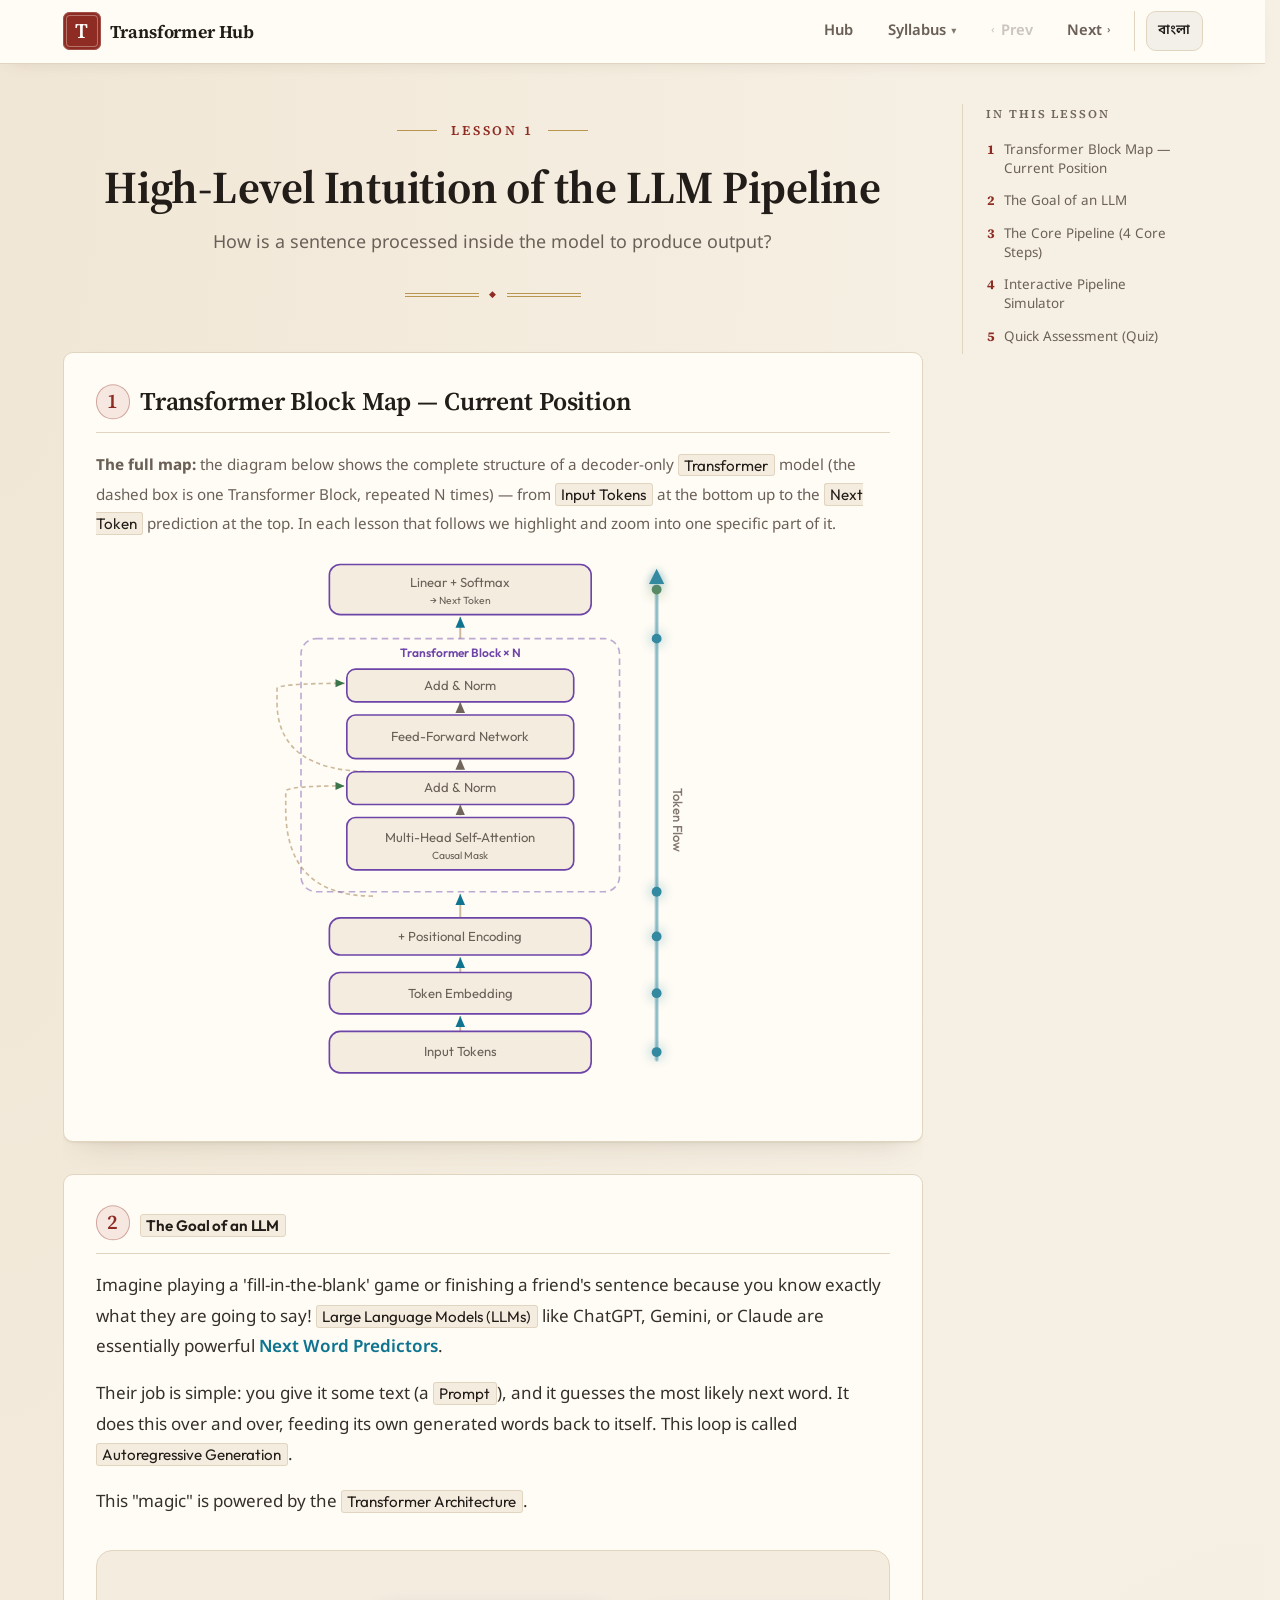
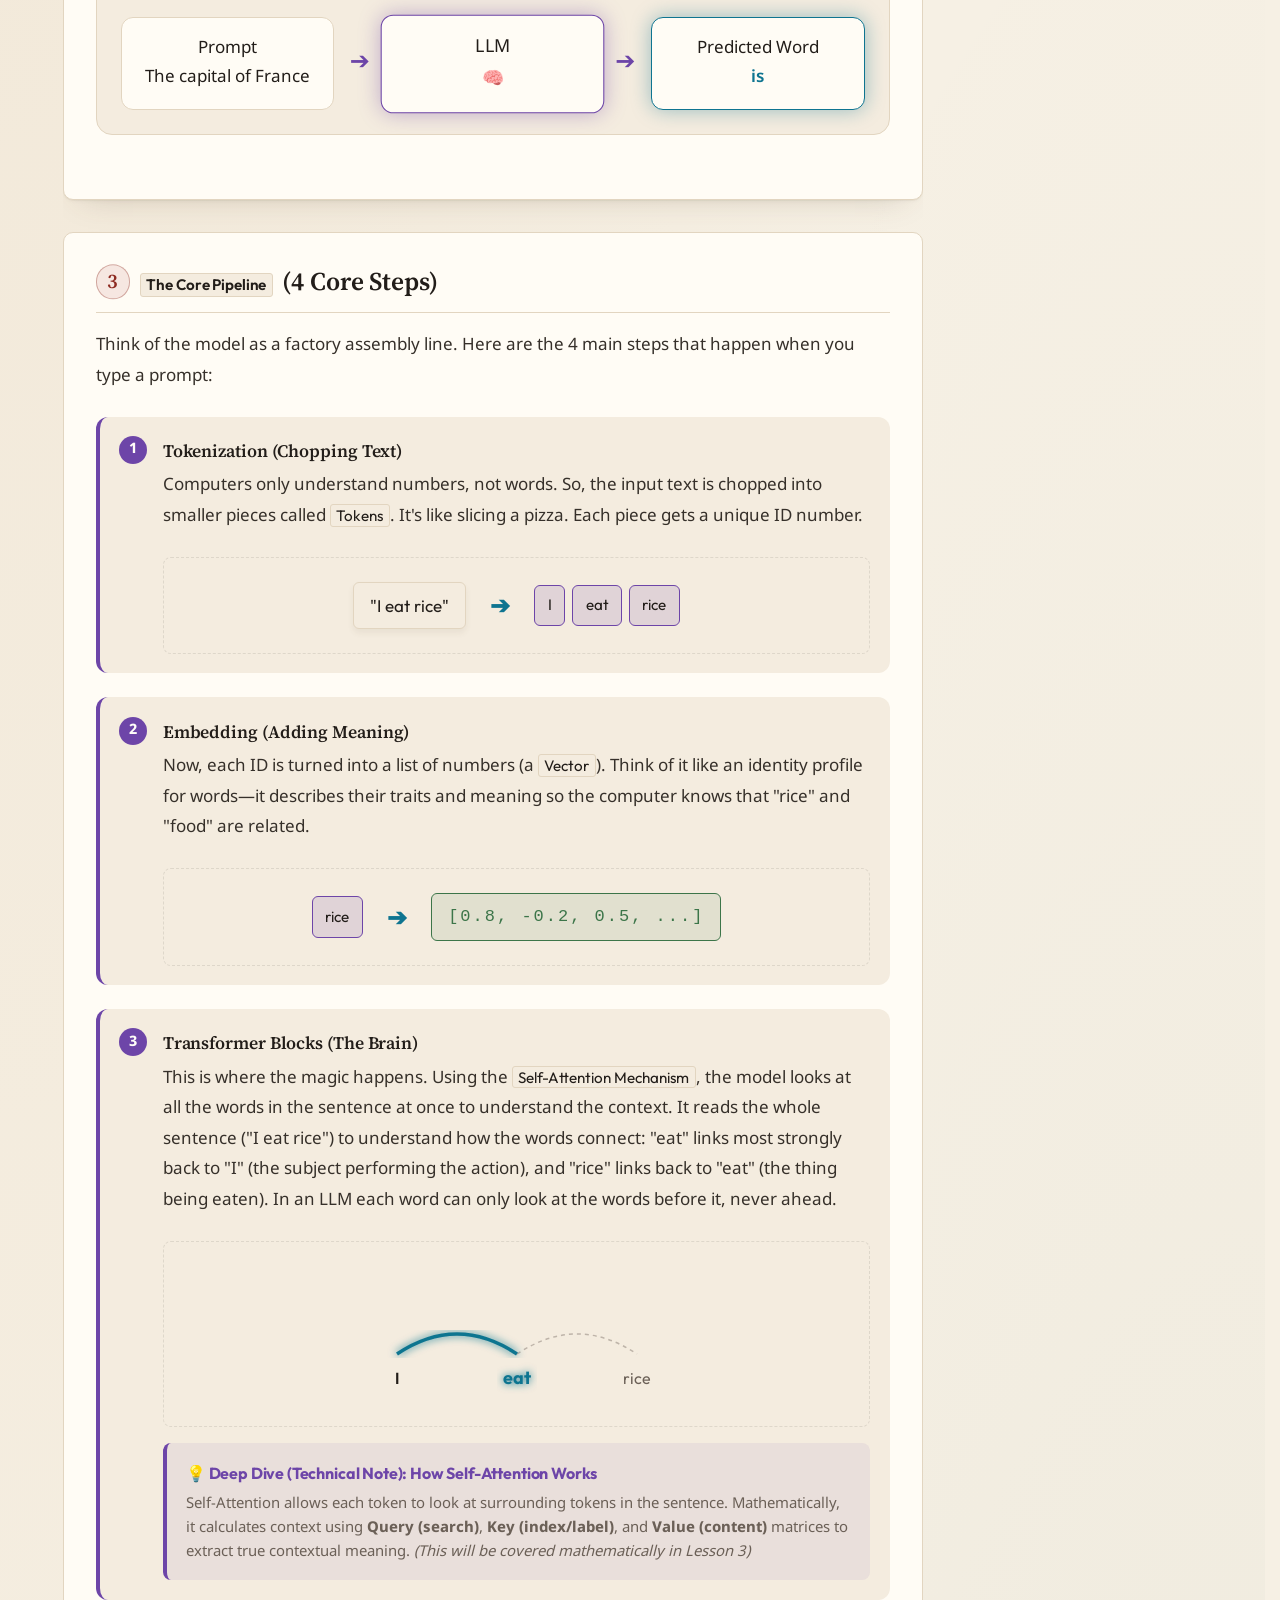
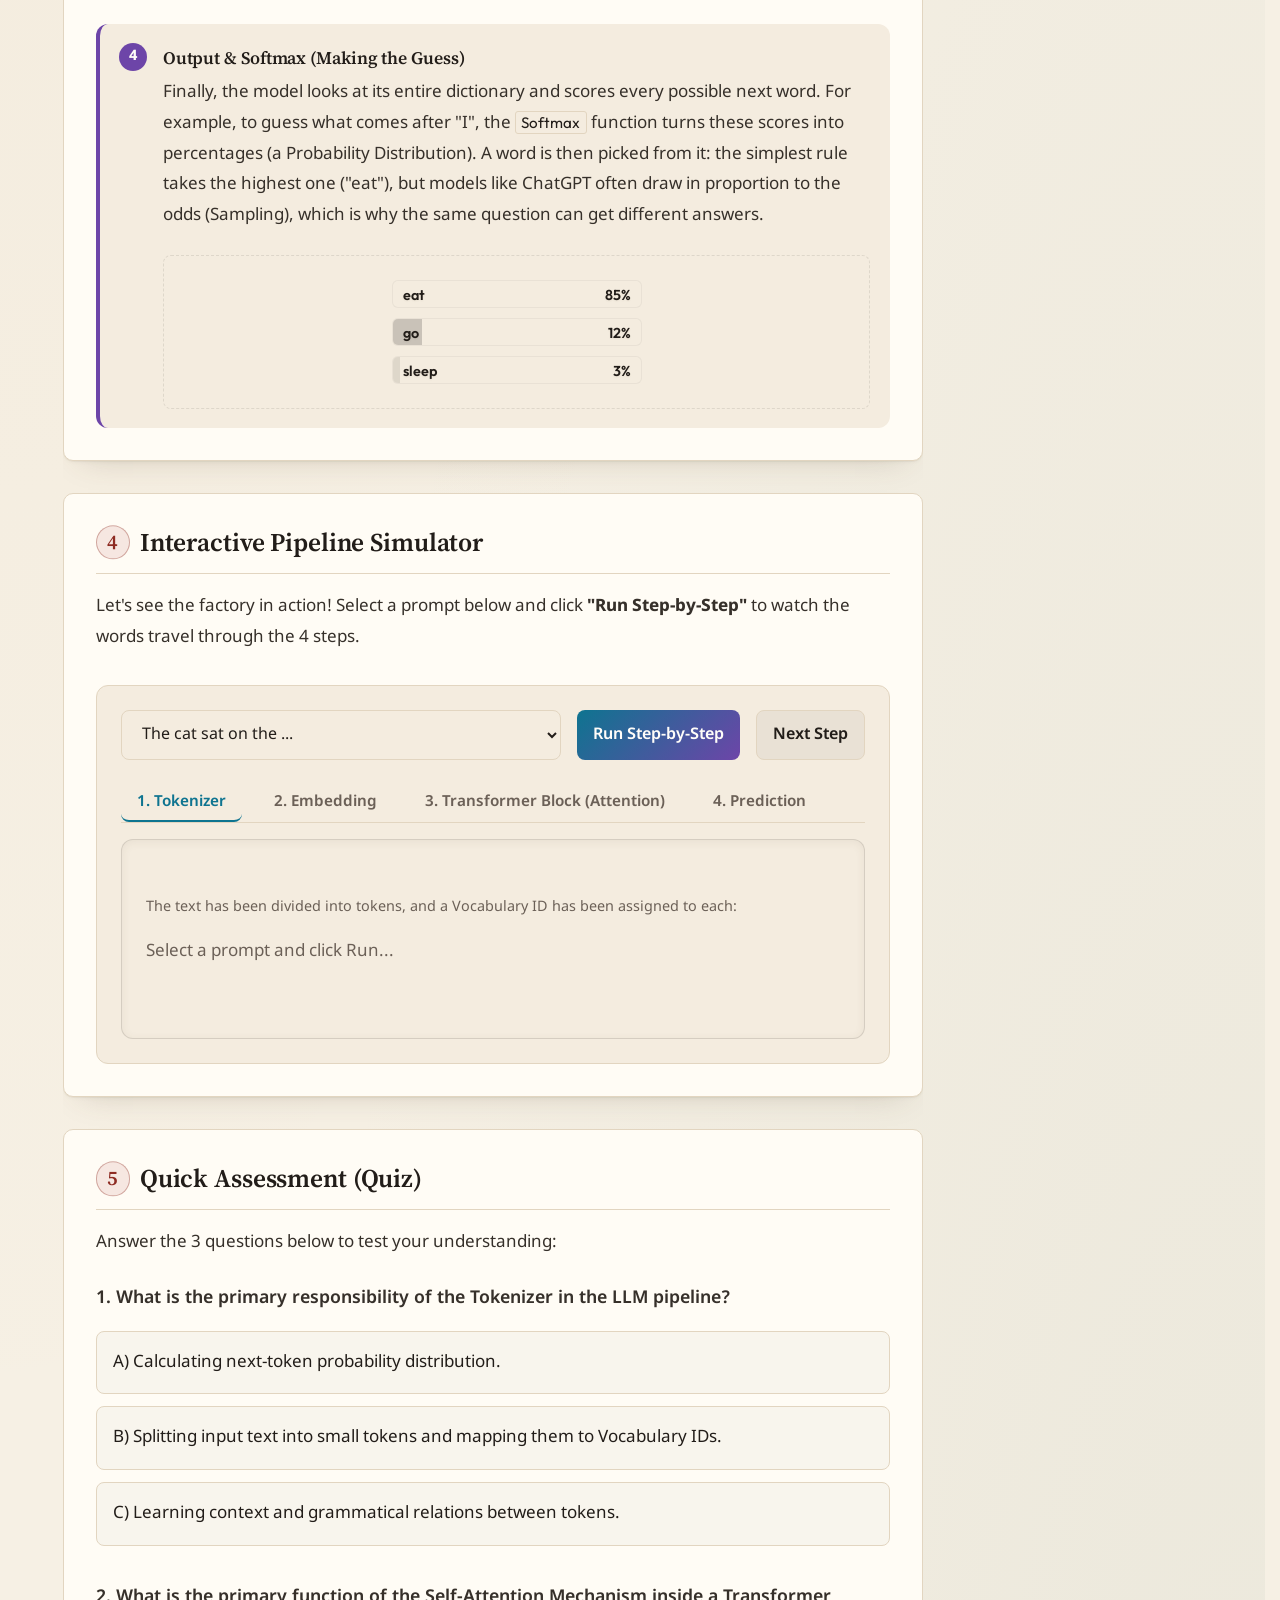
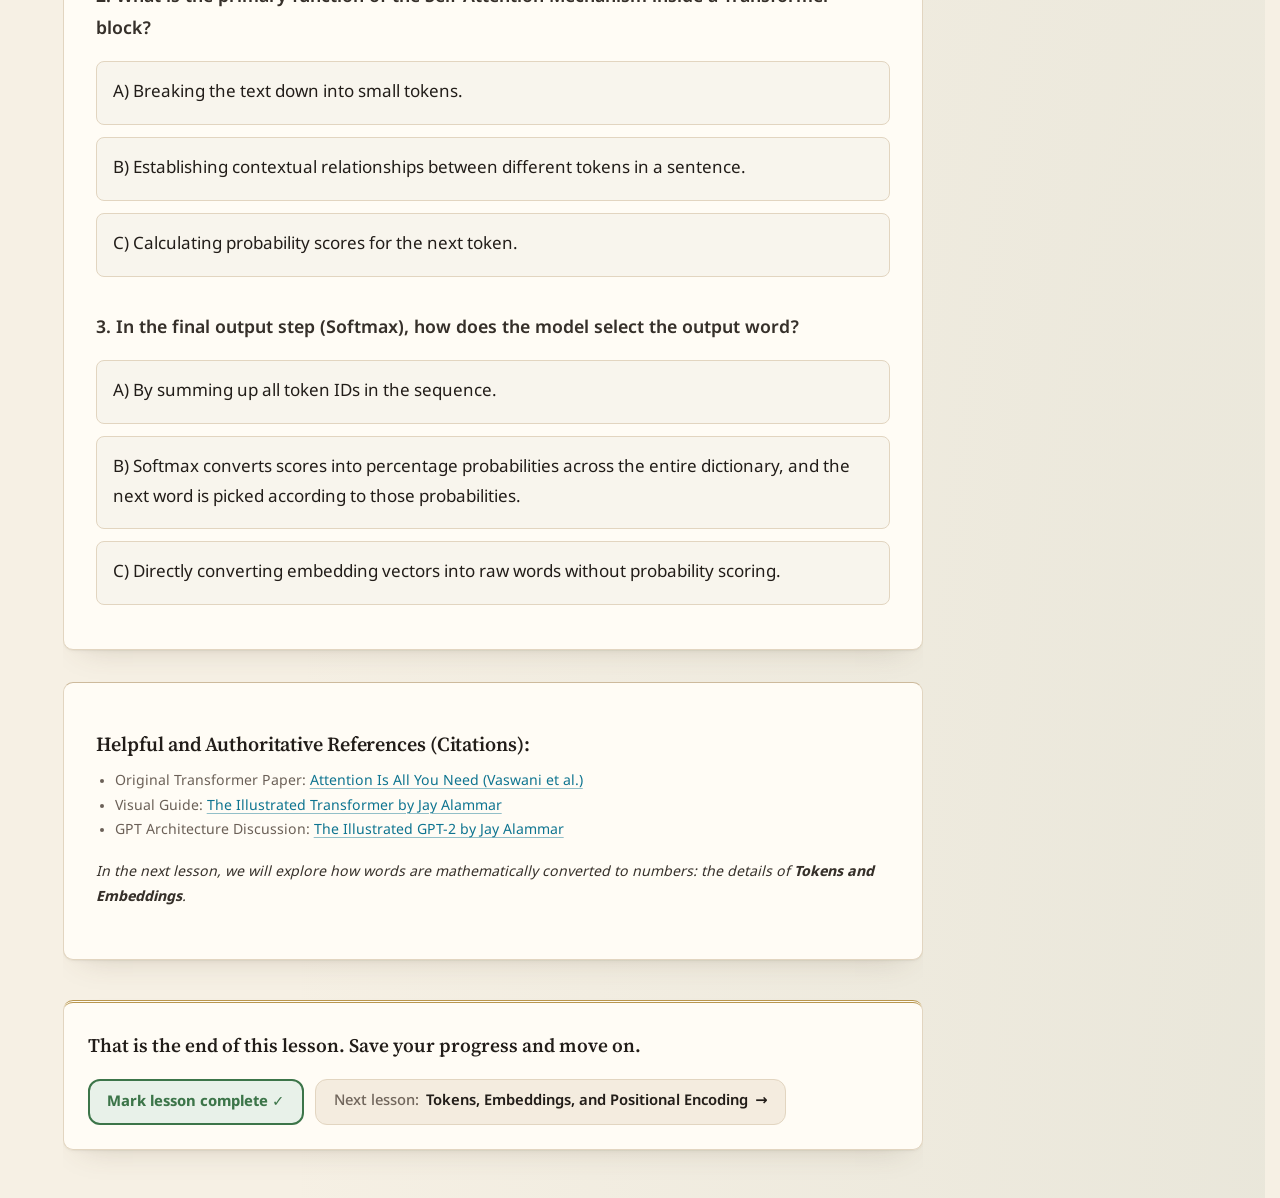
<file: lessons/0001-high-level-llm-pipeline-en.html>
<!DOCTYPE html>
<html lang="en">
<head>
    <meta charset="UTF-8">
    <meta name="viewport" content="width=device-width, initial-scale=1.0">
    <title>Lesson 1: High-Level Intuition of the LLM Pipeline</title>
    <link rel="preconnect" href="https://fonts.googleapis.com">
    <link rel="preconnect" href="https://fonts.gstatic.com" crossorigin>
    <link href="https://fonts.googleapis.com/css2?family=Noto+Sans+Bengali:wght@400;500;600;700&family=Outfit:wght@300;400;600;700&display=swap" rel="stylesheet">
    <link rel="stylesheet" href="../assets/theme.css">
    <link rel="stylesheet" href="../assets/site-nav.css">
    <style>

        * {
            box-sizing: border-box;
            margin: 0;
            padding: 0;
        }

        body {
            font-family: var(--font-body);
            background-color: var(--bg-color);
            color: var(--text-primary);
            line-height: 1.75;
            font-size: 1.0625rem;
            padding: 2rem 1rem;
            min-height: 100vh;
            overflow-x: hidden;
            background-image:
                radial-gradient(at 0% 0%, rgba(196,146,86,.10) 0px, transparent 55%),
                radial-gradient(at 100% 100%, rgba(122,148,132,.10) 0px, transparent 55%);
        }

        h1, h2, h3, h4, h5, h6, .badge, .site-nav-brand-name, .sidebar-brand-name {
            font-family: var(--font-heading);
            letter-spacing: -0.01em;
        }

        .container {
            max-width: 860px;
            margin: 0 auto;
            position: relative;
            overflow-x: clip;
        }

        header {
            text-align: center;
            margin-bottom: 3rem;
        }

        .badge {
            background: linear-gradient(135deg, var(--accent-cyan), var(--accent-purple));
            color: var(--text-on-accent);
            padding: 0.3rem 1rem;
            border-radius: 50px;
            font-size: 0.85rem;
            font-weight: 600;
            text-transform: uppercase;
            letter-spacing: 0.05em;
            display: inline-block;
            margin-bottom: 1rem;
        }

        h1 {
            font-size: 2.5rem;
            font-weight: 700;
            margin-bottom: 0.5rem;
            color: var(--text-primary);
        }

        .subtitle {
            color: var(--text-secondary);
            font-size: 1.1rem;
        }

        .card {
            background: var(--card-bg);
            border: 1px solid var(--border-color);
            border-radius: 16px;
            padding: 2rem;
            margin-bottom: 2rem;
            box-shadow: var(--shadow);
        }

        h2 {
            font-size: 1.5rem;
            color: var(--accent-cyan);
            margin-bottom: 1rem;
            border-bottom: 1px solid var(--border-color);
            padding-bottom: 0.5rem;
            display: flex;
            align-items: center;
            gap: 0.5rem;
        }

        p {
            margin-bottom: 1rem;
            line-height: 1.8;
            color: var(--text-body);
        }

        .highlight {
            color: var(--accent-cyan);
            font-weight: 600;
        }

        .tech-term {
            font-family: var(--font-heading);
            background: var(--tint-neutral);
            padding: 0.1rem 0.4rem;
            border-radius: 4px;
            color: var(--text-primary);
            font-size: 0.95rem;
            border: 1px solid var(--border-color);
        }

        /* Pipeline Visualizer */
        .pipeline-steps {
            display: flex;
            flex-direction: column;
            gap: 1.5rem;
            margin-top: 1.5rem;
        }

        .step-node {
            display: flex;
            align-items: flex-start;
            gap: 1rem;
            background: var(--card-bg-alt);
            padding: 1.2rem;
            border-radius: 12px;
            border-left: 4px solid var(--accent-purple);
            transition: all 0.3s ease;
        }

        .step-node.active {
            border-left-color: var(--accent-cyan);
            box-shadow: 0 0 15px rgba(14, 116, 144, 0.2);
            background: var(--card-bg-alt);
        }

        .step-number {
            background: var(--accent-purple);
            color: var(--text-on-accent);
            width: 28px;
            height: 28px;
            border-radius: 50%;
            display: flex;
            align-items: center;
            justify-content: center;
            font-weight: 700;
            flex-shrink: 0;
            font-size: 0.9rem;
        }

        .step-node.active .step-number {
            background: var(--accent-cyan);
        }

        .step-content h3 {
            font-size: 1.1rem;
            margin-bottom: 0.3rem;
            color: var(--text-primary);
        }

        /* Simulator Styles */
        .simulator {
            margin-top: 2rem;
            background: var(--card-bg-alt);
            border: 1px solid var(--border-color);
            border-radius: 12px;
            padding: 1.5rem;
        }

        .sim-input-group {
            display: flex;
            gap: 1rem;
            margin-bottom: 1.5rem;
        }

        select, input, button {
            background: var(--card-bg-alt);
            border: 1px solid var(--border-color);
            color: var(--text-primary);
            padding: 0.75rem 1rem;
            border-radius: 8px;
            font-size: 1rem;
            outline: none;
            font-family: inherit;
        }

        select {
            cursor: pointer;
            flex-grow: 1;
        }

        button {
            background: linear-gradient(135deg, var(--accent-cyan), var(--accent-purple));
            border: none;
            font-weight: 600;
            cursor: pointer;
            transition: opacity 0.2s;
            white-space: nowrap;
        }

        button:hover {
            opacity: 0.9;
        }

        button:disabled {
            opacity: 0.6;
            cursor: not-allowed;
            pointer-events: none;
        }

        .sim-output {
            min-height: 200px;
            border: 1px solid rgba(var(--ink-rgb), 0.15);
            border-radius: 12px;
            padding: 1.5rem;
            background: var(--card-bg-alt);
            box-shadow: inset 0 2px 10px rgba(90, 70, 45, .07);
            display: flex;
            flex-direction: column;
            justify-content: center;
        }

        .token-container {
            display: flex;
            flex-wrap: wrap;
            gap: 0.5rem;
            margin-bottom: 1rem;
        }

        .token-box {
            padding: 0.5rem 1rem;
            background: rgba(109, 69, 168, 0.15);
            border: 1px solid var(--accent-purple);
            border-radius: 8px;
            font-family: var(--font-heading);
            text-align: center;
            animation: popIn 0.3s ease forwards;
            box-shadow: 0 4px 6px rgba(90, 70, 45, .07);
        }

        .token-id {
            display: block;
            font-size: 0.75rem;
            color: var(--text-secondary);
            margin-top: 0.2rem;
        }

        .embedding-grid {
            display: grid;
            grid-template-columns: repeat(auto-fill, minmax(140px, 1fr));
            gap: 0.5rem;
            margin-top: 0.5rem;
        }

        .embed-box {
            background: rgba(var(--ink-rgb), 0.05);
            border: 1px solid rgba(var(--ink-rgb), 0.15);
            border-radius: 8px;
            padding: 0.8rem;
            font-size: 0.85rem;
            font-family: var(--font-heading);
            box-shadow: 0 4px 6px rgba(90, 70, 45, .07);
            transition: transform 0.2s, border-color 0.2s;
        }

        .embed-box:hover {
            transform: translateY(-2px);
            border-color: rgba(var(--ink-rgb), 0.3);
        }

        .attention-map {
            display: flex;
            flex-direction: column;
            gap: 0.8rem;
            padding: 0.5rem;
        }

        .attn-row {
            display: flex;
            align-items: center;
            gap: 1rem;
        }

        .attn-word {
            width: 80px;
            font-weight: bold;
            font-size: 0.9rem;
        }

        .attn-bar-container {
            flex-grow: 1;
            background: rgba(var(--ink-rgb), 0.08);
            height: 14px;
            border-radius: 7px;
            overflow: hidden;
            box-shadow: inset 0 2px 4px rgba(90, 70, 45, .07);
            border: 1px solid rgba(var(--ink-rgb), 0.05);
        }

        .attn-bar {
            height: 100%;
            background: linear-gradient(90deg, var(--accent-cyan), var(--accent-purple));
            width: 0%;
            transition: width 0.8s ease-in-out;
        }

        .prediction-list {
            list-style: none;
            display: flex;
            flex-direction: column;
            gap: 0.5rem;
        }

        .prediction-item {
            display: flex;
            justify-content: space-between;
            background: linear-gradient(90deg, rgba(60, 117, 73, 0.3) var(--prob, 0%), rgba(60, 117, 73, 0.05) var(--prob, 0%));
            border: 1px solid rgba(60, 117, 73, 0.3);
            padding: 0.8rem 1rem;
            border-radius: 8px;
            box-shadow: 0 4px 6px rgba(90, 70, 45, .07);
        }

        .prediction-item.top {
            background: linear-gradient(90deg, rgba(14, 116, 144, 0.35) var(--prob, 0%), rgba(14, 116, 144, 0.1) var(--prob, 0%));
            border-color: rgba(14, 116, 144, 0.4);
            font-weight: bold;
        }

        /* Quiz Styles */
        .quiz-option {
            display: block;
            background: rgba(var(--ink-rgb), 0.03);
            border: 1px solid var(--border-color);
            padding: 1rem;
            border-radius: 8px;
            margin-bottom: 0.75rem;
            cursor: pointer;
            transition: all 0.2s;
        }

        .quiz-option:hover {
            background: rgba(var(--ink-rgb), 0.08);
            border-color: var(--accent-cyan);
        }

        .quiz-option.correct {
            background: rgba(60, 117, 73, 0.15);
            border-color: var(--accent-green);
        }

        .quiz-option.incorrect {
            background: rgba(179, 38, 30, 0.15);
            border-color: var(--accent-red);
        }

        .quiz-feedback {
            margin-top: 1rem;
            padding: 1rem;
            border-radius: 8px;
            display: none;
            font-weight: 600;
        }

        .quiz-feedback.success {
            background: rgba(60, 117, 73, 0.1);
            color: var(--accent-green);
            border: 1px solid rgba(60, 117, 73, 0.2);
            display: block;
        }

        .quiz-feedback.error {
            background: rgba(179, 38, 30, 0.1);
            color: var(--accent-red);
            border: 1px solid rgba(179, 38, 30, 0.2);
            display: block;
        }

        /* Citations */
        .citations {
            font-size: 0.9rem;
            color: var(--text-secondary);
            border-top: 1px solid var(--border-color);
            padding-top: 1rem;
            margin-top: 2rem;
        }

        .citations a {
            color: var(--accent-cyan);
            text-decoration: none;
        }

        .citations a:hover {
            text-decoration: underline;
        }

        footer {
            text-align: center;
            margin-top: 4rem;
            color: var(--text-secondary);
            font-size: 0.85rem;
        }

        @keyframes popIn {
            from { transform: scale(0.9); opacity: 0; }
            to { transform: scale(1); opacity: 1; }
        }

        .tab-btn {
            background: none;
            border: none;
            color: var(--text-secondary);
            padding: 0.5rem 1rem;
            cursor: pointer;
            font-size: 0.95rem;
            border-bottom: 2px solid transparent;
            transition: all 0.2s;
            flex-shrink: 0;
        }

        .tab-btn.active {
            color: var(--accent-cyan);
            border-bottom-color: var(--accent-cyan);
        }

        .tab-nav {
            display: flex;
            gap: 1rem;
            border-bottom: 1px solid var(--border-color);
            margin-bottom: 1rem;
            overflow-x: auto;
            white-space: nowrap;
            -webkit-overflow-scrolling: touch;
            -ms-overflow-style: none;
            scrollbar-width: none;
        }

        .tab-nav::-webkit-scrollbar {
            display: none;
        }

        button.btn-secondary {
            background: rgba(var(--ink-rgb), 0.05);
            border: 1px solid var(--border-color);
            color: var(--text-primary);
        }

        button.btn-secondary:hover {
            background: rgba(var(--ink-rgb), 0.1);
            border-color: var(--text-ghost);
        }

        .tab-panel {
            display: none;
        }

        .tab-panel.active {
            display: block;
        }






























        
        
        


        

        

        /* Transitions */
        *, *::before, *::after {
            transition: background-color 0.3s ease, border-color 0.3s ease, color 0.3s ease, box-shadow 0.3s ease;
        }

        /* ===== Cross-device: responsive, touch, accessibility & performance ===== */
        /* Fluid hero heading so it scales down on small screens */
        h1 {
            font-size: clamp(1.6rem, 5vw, 2.5rem);
        }

        /* Visible keyboard-focus indicator */
        a:focus-visible,
        button:focus-visible,
        select:focus-visible,
        input:focus-visible,
        [tabindex]:focus-visible,
        .quiz-option:focus-visible {
            outline: 2px solid var(--accent-cyan);
            outline-offset: 2px;
        }

        /* Touch & small-screen layout (mobile-first priority) */
        @media (max-width: 768px) {
            body {
                padding: 1.25rem 0.85rem;
            }
            .container {
                max-width: 100%;
            }
            .card {
                padding: 1.25rem;
            }
            .simulator {
                padding: 1rem;
            }
            .sim-input-group {
                flex-direction: column;
            }
            /* Comfortable touch targets */
            .tab-btn,
            .quiz-option,
            select,
            button {
                min-height: 44px;
            }
            .card,
            .simulator {
            }
        }

        /* Respect users who prefer reduced motion */
        @media (prefers-reduced-motion: reduce) {
            *, *::before, *::after {
                animation-duration: 0.001ms !important;
                animation-iteration-count: 1 !important;
                transition-duration: 0.001ms !important;
                scroll-behavior: auto !important;
            }
        }
    
        /* ===== Shared Site Navbar ===== */

    
/* tb-map styles */
.tb-architecture-map .tb-map-svg {
    width: 100%; max-width: 480px; height: auto; display: block;
    margin: 0.5rem auto 1rem; overflow: visible;
}
.tb-map-svg text { text-anchor: middle; font-family: var(--font-heading); font-size: 12px; }
.tb-map-svg .tb-sub { font-size: 9.5px; }
.tb-node rect, .tb-node circle {
    fill: var(--card-bg-alt); stroke: var(--accent-purple); stroke-width: 1.5;
    transition: all 0.35s ease;
}
.tb-node rect:hover { stroke: var(--accent-cyan); stroke-width: 2.2; filter: drop-shadow(0 0 8px rgba(14, 116, 144,0.45)); }
.tb-node text { fill: var(--text-secondary); transition: all 0.35s ease; }
.tb-node.active rect, .tb-node.active circle {
    fill: rgba(14, 116, 144, 0.18); stroke: var(--accent-cyan); stroke-width: 2.5;
    filter: drop-shadow(0 0 8px rgba(14, 116, 144, 0.55));
}
.tb-node.active text { fill: var(--text-primary); font-weight: 600; }
.tb-node.dim { opacity: 0.3; }
.tb-block .tb-block-outline {
    fill: none; stroke: rgba(109, 69, 168, 0.45); stroke-width: 1.5;
    stroke-dasharray: 6 4; transition: all 0.35s ease;
}
.tb-block .tb-block-label { fill: var(--accent-purple); font-size: 11px; font-weight: 600; transition: all 0.35s ease; }
.tb-block.active .tb-block-outline { stroke: var(--accent-cyan); stroke-width: 2; filter: drop-shadow(0 0 6px rgba(14, 116, 144, 0.5)); }
.tb-block.active .tb-block-label { fill: var(--accent-cyan); }
.tb-block.dim { opacity: 0.3; }
.tb-flow { fill: none; stroke: var(--border-strong); stroke-width: 1.8; transition: all 0.35s ease; }
.tb-flow:hover { stroke: var(--accent-cyan); stroke-width: 2.2; filter: drop-shadow(0 0 4px rgba(14, 116, 144,0.5)); }
.tb-skip {
    fill: none; stroke: var(--border-strong); stroke-width: 1.5; stroke-dasharray: 4 3;
    transition: all 0.35s ease;
}
.tb-skip.active { stroke: var(--accent-green); stroke-width: 2.2; filter: drop-shadow(0 0 5px rgba(60, 117, 73, 0.55)); }
.tb-skip.dim { opacity: 0.28; }

/* Side flow indicator */
.tb-side-flow { opacity: 0.85; transition: all 0.35s ease; }
.tb-side-line { fill: none; stroke: var(--accent-cyan); stroke-width: 3; stroke-linecap: round; opacity: 0.55; }
.tb-side-dot { fill: var(--accent-cyan); filter: drop-shadow(0 0 6px rgba(14, 116, 144, 0.7)); transition: all 0.3s ease; }
.tb-side-dot-top { fill: var(--accent-green); filter: drop-shadow(0 0 6px rgba(60, 117, 73, 0.7)); }
.tb-side-head { fill: var(--accent-cyan); filter: drop-shadow(0 0 4px rgba(14, 116, 144, 0.6)); }
.tb-side-label { fill: var(--text-secondary); font-size: 8.5px; font-weight: 500; font-family: var(--font-heading); }
.tb-side-label:hover { fill: var(--accent-cyan); cursor: default; }

/* Annimated flow pulse on the side line */
@keyframes side-flow-pulse {
    0%, 100% { opacity: 0.55; }
    50% { opacity: 0.9; }
}
.tb-side-line { animation: side-flow-pulse 3s ease-in-out infinite; }
.tb-side-flow:hover .tb-side-line { animation-play-state: paused; }

.tb-map-caption { font-size: 0.95rem; color: var(--text-secondary); margin-bottom: 0; }
.tb-map-legend { display: flex; gap: 1.2rem; flex-wrap: wrap; font-size: 0.8rem; color: var(--text-secondary); margin: 0.2rem 0 1rem; }
.tb-map-legend span { display: inline-flex; align-items: center; gap: 0.4rem; }
.tb-legend-dot { width: 12px; height: 12px; border-radius: 3px; display: inline-block; }
.tb-legend-active { background: rgba(14, 116, 144, 0.5); box-shadow: 0 0 6px rgba(14, 116, 144, 0.7); border: 1px solid var(--accent-cyan); }
.tb-legend-rest { background: var(--card-bg-alt); border: 1px solid var(--accent-purple); opacity: 0.45; }



            /* AR Animation */
        .ar-wrapper {
            margin: 2rem 0;
            background: var(--card-bg-alt);
            border: 1px solid var(--border-color);
            border-radius: 16px;
            padding: 1.5rem;
            position: relative;
            overflow: hidden;
        }

        .ar-loop-indicator {
            text-align: center;
            color: var(--accent-green);
            font-size: 0.9rem;
            font-weight: 600;
            margin-bottom: 1rem;
            opacity: 0;
            transform: translateY(-10px);
            transition: all 0.6s ease-in-out;
        }

        .ar-loop-indicator.active {
            opacity: 1;
            transform: translateY(0);
        }

        .ar-container {
            display: flex;
            align-items: center;
            justify-content: center;
            gap: 1rem;
            flex-wrap: wrap;
        }

        .ar-box {
            background: var(--card-bg);
            border: 1px solid var(--border-color);
            border-radius: 12px;
            padding: 1rem;
            text-align: center;
            flex: 1;
            min-width: 120px;
            transition: all 0.3s ease;
        }

        .ar-box.active-model {
            box-shadow: 0 0 20px rgba(109, 69, 168, 0.4);
            border-color: var(--accent-purple);
            transform: scale(1.05);
        }

        .ar-box.active-predict {
            box-shadow: 0 0 20px rgba(14, 116, 144, 0.4);
            border-color: var(--accent-cyan);
        }

        .ar-arrow {
            font-size: 1.5rem;
            color: var(--text-secondary);
            transition: color 0.3s ease;
        }
        .ar-arrow.active {
            color: var(--accent-purple);
        }

        @media (max-width: 600px) {
            .ar-container {
                flex-direction: column;
            }
            .ar-arrow {
                transform: rotate(90deg);
            }
        }

        /* Simple Diagrams for Pipeline Steps */
        .step-diagram {
            margin-top: 1.5rem;
            padding: 1.5rem 1rem;
            background: var(--card-bg-alt);
            border-radius: 8px;
            border: 1px dashed rgba(var(--ink-rgb), 0.1);
            display: flex;
            align-items: center;
            justify-content: center;
            gap: 1.5rem;
            flex-wrap: wrap;
            font-family: 'Outfit', 'Noto Sans Bengali', sans-serif;
            overflow: hidden;
        }

        .dia-box {
            background: var(--card-bg-alt);
            padding: 0.5rem 1rem;
            border-radius: 6px;
            border: 1px solid var(--border-color);
            color: var(--text-primary);
            text-align: center;
            box-shadow: 0 4px 6px rgba(90, 70, 45, .07);
        }

        .dia-arrow {
            color: var(--accent-cyan);
            font-weight: bold;
            font-size: 1.5rem;
            animation: pulse-arrow 1.5s infinite;
        }

        @keyframes pulse-arrow {
            0%, 100% { transform: translateX(0); opacity: 0.5; }
            50% { transform: translateX(5px); opacity: 1; }
        }

        .dia-tokens {
            display: flex;
            gap: 0.4rem;
        }

        .dia-token {
            background: rgba(109, 69, 168, 0.15);
            border: 1px solid var(--accent-purple);
            padding: 0.4rem 0.8rem;
            border-radius: 6px;
            font-size: 0.95rem;
            animation: float-token 3s ease-in-out infinite;
        }
        
        .dia-token:nth-child(2) { animation-delay: 0.2s; }
        .dia-token:nth-child(3) { animation-delay: 0.4s; }

        @keyframes float-token {
            0%, 100% { transform: translateY(0); }
            50% { transform: translateY(-4px); box-shadow: 0 4px 8px rgba(109, 69, 168, 0.3); }
        }

        .dia-vector {
            font-family: monospace;
            background: rgba(60, 117, 73, 0.1);
            border: 1px solid var(--accent-green);
            padding: 0.5rem 1rem;
            border-radius: 6px;
            color: var(--accent-green);
            letter-spacing: 2px;
            animation: pulse-glow 2s infinite;
        }

        @keyframes pulse-glow {
            0%, 100% { box-shadow: 0 0 5px rgba(60, 117, 73, 0.2); }
            50% { box-shadow: 0 0 15px rgba(60, 117, 73, 0.6); }
        }

        .dia-attention-row {
            display: flex;
            align-items: center;
            gap: 1rem;
            background: rgba(var(--ink-rgb),0.03);
            padding: 1rem;
            border-radius: 8px;
        }
        
        .dia-attention-text {
            color: var(--text-secondary);
            font-size: 1.1rem;
        }
        
        .dia-highlight {
            color: var(--accent-cyan);
            font-weight: bold;
            text-shadow: 0 0 8px rgba(14, 116, 144, 0.6);
        }

        .dia-link {
            height: 2px;
            width: 40px;
            background: linear-gradient(90deg, transparent, var(--accent-cyan), transparent);
            position: relative;
            overflow: hidden;
        }

        .dia-link::after {
            content: '';
            position: absolute;
            top: 0; left: -100%; width: 100%; height: 100%;
            background: linear-gradient(90deg, transparent, rgba(var(--ink-rgb),0.8), transparent);
            animation: scan-link 2s infinite;
        }

        @keyframes scan-link {
            100% { left: 100%; }
        }

        .dia-softmax {
            display: flex;
            flex-direction: column;
            gap: 0.6rem;
            width: 100%;
            max-width: 250px;
        }
        
        .dia-bar-bg {
            background: var(--card-bg-alt);
            border-radius: 6px;
            height: 28px;
            position: relative;
            overflow: hidden;
            border: 1px solid rgba(var(--ink-rgb),0.05);
        }
        
        .dia-bar-fill {
            background: linear-gradient(90deg, var(--accent-purple), var(--accent-cyan));
            height: 100%;
            position: absolute;
            left: 0;
            top: 0;
            width: 0%;
            animation: fill-bar 3s ease-out infinite;
        }
        
        .dia-bar-bg:nth-child(1) .dia-bar-fill { animation-name: fill-bar-1; }
        .dia-bar-bg:nth-child(2) .dia-bar-fill { width: 12%; background: rgba(var(--ink-rgb),0.2); animation: none; }
        .dia-bar-bg:nth-child(3) .dia-bar-fill { width: 3%; background: rgba(var(--ink-rgb),0.1); animation: none; }

        @keyframes fill-bar-1 {
            0%, 20% { width: 0%; }
            80%, 100% { width: 85%; }
        }

        .dia-bar-text {
            position: absolute;
            width: 100%;
            text-align: left;
            padding-left: 10px;
            font-size: 0.9rem;
            line-height: 28px;
            z-index: 1;
            text-shadow: 0 1px 2px rgba(90, 70, 45, .07);
            font-weight: 600;
            display: flex;
            justify-content: space-between;
            padding-right: 10px;
        }

        /* ===== Mobile interactives (phones & tablets) =====
           Desktop (>900px) is untouched; see docs/AGENTS.md. */
        /* "Run Step-by-Step" sits on the teal→purple gradient: its label needs
           the on-accent ink, not the inherited near-black (2.4:1). */
        #run-sim-btn { color: var(--text-on-accent); }
        @media (max-width: 900px) {
            /* Stage tabs: every stage visible at once instead of a strip that
               hides stages 3–4 off-screen with no affordance. */
            .tab-nav {
                display: grid;
                grid-template-columns: repeat(4, minmax(0, 1fr));
                gap: 0.4rem;
                overflow: visible;
                white-space: normal;
                border-bottom: none;
            }
            .tab-btn {
                white-space: normal;
                line-height: 1.25;
                text-align: center;
                padding: 0.5rem 0.4rem;
                border: 1px solid var(--border-color);
                border-radius: 8px;
                background: var(--card-bg);
            }
            .tab-btn.active {
                border: 2px solid var(--accent-cyan);
                background: var(--tint-cyan);
                font-weight: 600;
            }
        }
        @media (max-width: 600px) {
            .tab-nav { grid-template-columns: repeat(2, minmax(0, 1fr)); }
            .tab-btn { font-size: 0.88rem; }
            .sim-output { padding: 1rem 0.85rem; min-height: 160px; }
            .attn-row { gap: 0.6rem; }
            .attn-word { width: 64px; }
        }
    </style>
</head>
<body>
    <!-- ===== Shared Site Navbar (auto-configured from URL) ===== -->
    <nav class="site-nav" id="site-nav" aria-label="Site navigation">
        <div class="site-nav-inner">
            <a class="site-nav-brand" href="../index.html">
                <span class="site-nav-logo">T</span>
                <span class="site-nav-brand-name">Transformer Hub</span>
            </a>
            <div class="site-nav-menu" id="siteNavMenu">
                <a class="site-nav-link" href="../index.html"><span data-bn="হাব" data-en="Hub">Hub</span></a>
                <div class="site-nav-dropdown" id="siteNavDropdown">
                    <button class="site-nav-link" id="syllabusBtn" type="button" aria-haspopup="true" aria-expanded="false">
                        <span data-bn="সিলেবাস" data-en="Syllabus">Syllabus</span>
                        <span class="site-nav-caret">▾</span>
                    </button>
                    <ul class="site-nav-dropdown-menu" id="syllabusMenu"></ul>
                </div>
                <div class="site-nav-pager">
                    <a class="site-nav-link" id="prevLessonBtn" rel="prev"><span class="site-nav-caret">‹</span> <span data-bn="আগের" data-en="Prev">Prev</span></a>
                    <a class="site-nav-link" id="nextLessonBtn" rel="next"><span data-bn="পরের" data-en="Next">Next</span> <span class="site-nav-caret">›</span></a>
                </div>
                <div class="site-nav-controls">
                    <button class="site-nav-icon-btn" id="langToggleBtn" type="button" title="Switch language"><span id="langToggleLabel">EN</span></button>
                </div>
            </div>
        </div>
    </nav>
    <div class="container">
<header>
            <span class="badge">Lesson 1</span>
            <h1>High-Level Intuition of the LLM Pipeline</h1>
            <p class="subtitle">How is a sentence processed inside the model to produce output?</p>
        </header>

        <!-- Transformer Block Map -->
        <div class="card tb-architecture-map">
            <h2>Transformer Block Map — Current Position</h2>
            <p class="tb-map-caption"><strong>The full map:</strong> the diagram below shows the complete structure of a decoder-only <span class="tech-term">Transformer</span> model (the dashed box is one Transformer Block, repeated N times) — from <span class="tech-term">Input Tokens</span> at the bottom up to the <span class="tech-term">Next Token</span> prediction at the top. In each lesson that follows we highlight and zoom into one specific part of it.</p>
            <svg class="tb-map-svg" viewBox="0 0 440 500" data-mobile-viewbox="14 8 392 482" role="img" aria-label="Transformer block architecture map">
  <defs>
    <marker id="tb-arrow" viewBox="0 0 10 10" refX="8" refY="5" markerWidth="7" markerHeight="7" orient="auto-start-reverse">
      <path d="M0 1.5 L8 5 L0 8.5 z" fill="var(--text-muted)"/>
    </marker>
    <marker id="tb-arrow-cyan" viewBox="0 0 10 10" refX="8" refY="5" markerWidth="7" markerHeight="7" orient="auto-start-reverse">
      <path d="M0 1.5 L8 5 L0 8.5 z" fill="var(--accent-cyan)"/>
    </marker>
    <marker id="tb-arrow-green" viewBox="0 0 10 10" refX="8" refY="5" markerWidth="7" markerHeight="7" orient="auto-start-reverse">
      <path d="M0 1.5 L8 5 L0 8.5 z" fill="var(--accent-green)"/>
    </marker>
    <linearGradient id="side-flow-grad" x1="0" y1="1" x2="0" y2="0">
      <stop offset="0%" stop-color="var(--accent-purple)"/>
      <stop offset="50%" stop-color="var(--accent-cyan)"/>
      <stop offset="100%" stop-color="var(--accent-green)"/>
    </linearGradient>
    <linearGradient id="node-grad" x1="0" y1="0" x2="0" y2="1">
      <stop offset="0%" stop-color="var(--text-primary)"/>
      <stop offset="100%" stop-color="var(--text-primary)"/>
    </linearGradient>
  </defs>

  <!-- flow arrows (bottom -> top) -->
  <line class="tb-flow" x1="190" y1="444" x2="190" y2="430" marker-end="url(#tb-arrow-cyan)"/>
  <line class="tb-flow" x1="190" y1="390" x2="190" y2="376" marker-end="url(#tb-arrow-cyan)"/>
  <line class="tb-flow" x1="190" y1="340" x2="190" y2="318" marker-end="url(#tb-arrow-cyan)"/>
  <line class="tb-flow" x1="190" y1="246" x2="190" y2="236" marker-end="url(#tb-arrow)"/>
  <line class="tb-flow" x1="190" y1="204" x2="190" y2="194" marker-end="url(#tb-arrow)"/>
  <line class="tb-flow" x1="190" y1="152" x2="190" y2="142" marker-end="url(#tb-arrow)"/>
  <line class="tb-flow" x1="190" y1="84"  x2="190" y2="64"  marker-end="url(#tb-arrow-cyan)"/>

  <!-- residual / skip connections -->
  <path class="tb-skip" d="M 110 320 Q 30 320 30 240 L 30 224 Q 30 219 84 219" marker-end="url(#tb-arrow-green)"/>
  <path class="tb-skip" d="M 110 206 Q 22 206 22 142 L 22 130 Q 22 125 84 125" marker-end="url(#tb-arrow-green)"/>

  <!-- output -->
  <g class="tb-node">
    <rect x="70" y="16" width="240" height="46" rx="10" fill="url(#node-grad)"/>
    <text x="190" y="37">Linear + Softmax</text>
    <text x="190" y="52" class="tb-sub">&#8594; Next Token</text>
  </g>

  <!-- transformer block container -->
  <g class="tb-block">
    <rect class="tb-block-outline" x="44" y="84" width="292" height="232" rx="14"/>
    <text class="tb-block-label" x="190" y="101">Transformer Block &#215; N</text>
  </g>

  <!-- add & norm (after FFN) -->
  <g class="tb-node">
    <rect x="86" y="112" width="208" height="30" rx="8" fill="url(#node-grad)"/>
    <text x="190" y="131">Add &amp; Norm</text>
  </g>
  <!-- feed-forward network -->
  <g class="tb-node">
    <rect x="86" y="154" width="208" height="40" rx="8" fill="url(#node-grad)"/>
    <text x="190" y="178">Feed-Forward Network</text>
  </g>
  <!-- add & norm (after attention) -->
  <g class="tb-node">
    <rect x="86" y="206" width="208" height="30" rx="8" fill="url(#node-grad)"/>
    <text x="190" y="225">Add &amp; Norm</text>
  </g>
  <!-- multi-head self-attention -->
  <g class="tb-node">
    <rect x="86" y="248" width="208" height="48" rx="8" fill="url(#node-grad)"/>
    <text x="190" y="270">Multi-Head Self-Attention</text>
    <text x="190" y="286" class="tb-sub">Causal Mask</text>
  </g>

  <!-- positional encoding -->
  <g class="tb-node">
    <rect x="70" y="340" width="240" height="34" rx="10" fill="url(#node-grad)"/>
    <text x="190" y="361">+ Positional Encoding</text>
  </g>
  <!-- token embedding -->
  <g class="tb-node">
    <rect x="70" y="390" width="240" height="38" rx="10" fill="url(#node-grad)"/>
    <text x="190" y="413">Token Embedding</text>
  </g>
  <!-- input tokens -->
  <g class="tb-node">
    <rect x="70" y="444" width="240" height="38" rx="10" fill="url(#node-grad)"/>
    <text x="190" y="467">Input Tokens</text>
  </g>

  <!-- ===== side flow indicator ===== -->
  <g class="tb-side-flow">
    <!-- vertical track line -->
    <path class="tb-side-line" d="M 370 470 L 370 42"/>
    <!-- flow dots at each stage -->
    <circle class="tb-side-dot" cx="370" cy="463" r="4.5"/>
    <circle class="tb-side-dot" cx="370" cy="409" r="4.5"/>
    <circle class="tb-side-dot" cx="370" cy="357" r="4.5"/>
    <circle class="tb-side-dot" cx="370" cy="316" r="4.5"/>
    <circle class="tb-side-dot" cx="370" cy="84" r="4.5"/>
    <circle class="tb-side-dot tb-side-dot-top" cx="370" cy="39" r="4.5"/>
    <!-- arrowhead -->
    <polygon class="tb-side-head" points="370,20 363,34 377,34"/>
    <!-- side label -->
    <text class="tb-side-label" x="385" y="250" transform="rotate(90,385,250)">Token Flow</text>
  </g>
</svg>
        </div>


        <!-- Intro Card -->
        <div class="card">
            <h2><span class="tech-term">The Goal of an LLM</span></h2>
            <p>Imagine playing a 'fill-in-the-blank' game or finishing a friend's sentence because you know exactly what they are going to say! <span class="tech-term">Large Language Models (LLMs)</span> like ChatGPT, Gemini, or Claude are essentially powerful <span class="highlight">Next Word Predictors</span>.</p>
            <p>Their job is simple: you give it some text (a <span class="tech-term">Prompt</span>), and it guesses the most likely next word. It does this over and over, feeding its own generated words back to itself. This loop is called <span class="tech-term">Autoregressive Generation</span>.</p>
            <p>This "magic" is powered by the <span class="tech-term">Transformer Architecture</span>.</p>

            <!-- AR Animation -->
            <div class="ar-wrapper">
                <div class="ar-loop-indicator" id="ar-loop">↻ Feeding word back to prompt...</div>
                <div class="ar-container">
                    <div class="ar-box prompt-box" id="ar-box-prompt">
                        <div class="ar-label">Prompt</div>
                        <div class="ar-content" id="ar-prompt-text">The capital of France</div>
                    </div>
                    <div class="ar-arrow" id="ar-arrow-1">➔</div>
                    <div class="ar-box model-box" id="ar-box-model">
                        <div class="ar-label">LLM</div>
                        <div class="ar-content">🧠</div>
                    </div>
                    <div class="ar-arrow" id="ar-arrow-2">➔</div>
                    <div class="ar-box prediction-box" id="ar-box-predict">
                        <div class="ar-label">Predicted Word</div>
                        <div class="ar-content highlight" id="ar-predict-text">...</div>
                    </div>
                </div>
            </div>
        </div>

        <!-- Pipeline Nodes -->
        <div class="card">
            <h2><span class="tech-term">The Core Pipeline</span> (4 Core Steps)</h2>
            <p>Think of the model as a factory assembly line. Here are the 4 main steps that happen when you type a prompt:</p>
            
            <div class="pipeline-steps">
                <div class="step-node" id="node-token">
                    <div class="step-number">1</div>
                    <div class="step-content">
                        <h3>Tokenization (Chopping Text)</h3>
                        <p>Computers only understand numbers, not words. So, the input text is chopped into smaller pieces called <span class="tech-term">Tokens</span>. It's like slicing a pizza. Each piece gets a unique ID number.</p>
                        <div class="step-diagram">
                            <div class="dia-box">"I eat rice"</div>
                            <div class="dia-arrow">➔</div>
                            <div class="dia-tokens">
                                <span class="dia-token">I</span>
                                <span class="dia-token">eat</span>
                                <span class="dia-token">rice</span>
                            </div>
                        </div>
                    </div>
                </div>

                <div class="step-node" id="node-embed">
                    <div class="step-number">2</div>
                    <div class="step-content">
                        <h3>Embedding (Adding Meaning)</h3>
                        <p>Now, each ID is turned into a list of numbers (a <span class="tech-term">Vector</span>). Think of it like an identity profile for words—it describes their traits and meaning so the computer knows that "rice" and "food" are related.</p>
                        <div class="step-diagram">
                            <span class="dia-token" style="animation:none">rice</span>
                            <div class="dia-arrow">➔</div>
                            <div class="dia-vector">[0.8, -0.2, 0.5, ...]</div>
                        </div>
                    </div>
                </div>

                <div class="step-node" id="node-trans">
                    <div class="step-number">3</div>
                    <div class="step-content">
                        <h3>Transformer Blocks (The Brain)</h3>
                        <p>This is where the magic happens. Using the <span class="tech-term">Self-Attention Mechanism</span>, the model looks at all the words in the sentence at once to understand the context. It reads the whole sentence ("I eat rice") to understand how the words connect: "eat" links most strongly back to "I" (the subject performing the action), and "rice" links back to "eat" (the thing being eaten). In an LLM each word can only look at the words before it, never ahead.</p>
                        <div class="step-diagram">
                            <div class="dia-attention-row" style="background: transparent; padding: 0.5rem 0; justify-content: center; width: 100%; border: none;">
                                <svg class="dia-attention-svg" viewBox="0 0 320 120" style="width: 100%; max-width: 320px; height: auto; display: block; overflow: visible;">
                                    <defs>
                                        <filter id="glow-attention" x="-20%" y="-20%" width="140%" height="140%">
                                            <feGaussianBlur stdDeviation="4" result="blur"/>
                                            <feComposite in="SourceGraphic" in2="blur" operator="over"/>
                                        </filter>
                                        <style>
                                            @keyframes pulse-stroke {
                                                0%, 100% { stroke-width: 3px; opacity: 0.85; }
                                                50% { stroke-width: 4.5px; opacity: 1; filter: drop-shadow(0px 0px 6px var(--accent-cyan)); }
                                            }
                                            .strong-link {
                                                animation: pulse-stroke 2s infinite ease-in-out;
                                            }
                                            .svg-text {
                                                user-select: none;
                                            }
                                        </style>
                                    </defs>
                                    
                                    <!-- Connection 1: I <-> eat (Strongest, cyan, thick glow, animation) -->
                                    <path d="M 40 80 Q 100 40 160 80" fill="none" stroke="var(--accent-cyan)" stroke-width="3.5" class="strong-link" filter="url(#glow-attention)" />
                                    
                                    <!-- Connection 2: eat <-> rice (Medium/weak, secondary text color, dashed/thinner) -->
                                    <path d="M 160 80 Q 220 40 280 80" fill="none" stroke="var(--text-secondary)" stroke-width="1.5" stroke-opacity="0.4" stroke-dasharray="4,4" />

                                    <!-- Words -->
                                    <text x="40" y="110" text-anchor="middle" fill="var(--text-primary)" font-family="'Outfit', 'Noto Sans Bengali', sans-serif" font-size="16px" font-weight="600" class="svg-text">I</text>
                                    <text x="160" y="110" text-anchor="middle" fill="var(--accent-cyan)" font-family="'Outfit', 'Noto Sans Bengali', sans-serif" font-size="18px" font-weight="700" filter="url(#glow-attention)" class="svg-text">eat</text>
                                    <text x="280" y="110" text-anchor="middle" fill="var(--text-secondary)" font-family="'Outfit', 'Noto Sans Bengali', sans-serif" font-size="16px" class="svg-text">rice</text>
                                </svg>
                            </div>
                        </div>
                        <div class="note-card" style="margin-top: 1rem; background: rgba(109, 69, 168, 0.08); border-left: 4px solid var(--accent-purple); padding: 1rem 1.2rem; border-radius: 8px;">
                            <h4 style="color: var(--accent-purple); margin-bottom: 0.4rem; display: flex; align-items: center; gap: 0.5rem; font-size: 1rem;">
                                💡 Deep Dive (Technical Note): How Self-Attention Works
                            </h4>
                            <p style="font-size: 0.93rem; line-height: 1.6; margin: 0; color: var(--text-secondary);">Self-Attention allows each token to look at surrounding tokens in the sentence. Mathematically, it calculates context using <strong>Query (search)</strong>, <strong>Key (index/label)</strong>, and <strong>Value (content)</strong> matrices to extract true contextual meaning. <em>(This will be covered mathematically in Lesson 3)</em></p>
                        </div>
                    </div>
                </div>

                <div class="step-node" id="node-softmax">
                    <div class="step-number">4</div>
                    <div class="step-content">
                        <h3>Output & Softmax (Making the Guess)</h3>
                        <p>Finally, the model looks at its entire dictionary and scores every possible next word. For example, to guess what comes after "I", the <span class="tech-term">Softmax</span> function turns these scores into percentages (a Probability Distribution). A word is then picked from it: the simplest rule takes the highest one ("eat"), but models like ChatGPT often draw in proportion to the odds (Sampling), which is why the same question can get different answers.</p>
                        <div class="step-diagram">
                            <div class="dia-softmax">
                                <div class="dia-bar-bg">
                                    <div class="dia-bar-fill"></div>
                                    <div class="dia-bar-text"><span>eat</span> <span>85%</span></div>
                                </div>
                                <div class="dia-bar-bg">
                                    <div class="dia-bar-fill"></div>
                                    <div class="dia-bar-text"><span>go</span> <span>12%</span></div>
                                </div>
                                <div class="dia-bar-bg">
                                    <div class="dia-bar-fill"></div>
                                    <div class="dia-bar-text"><span>sleep</span> <span>3%</span></div>
                                </div>
                            </div>
                        </div>
                    </div>
                </div>
            </div>
        </div>

        <!-- Interactive Simulator Card -->
        <div class="card">
            <h2>Interactive Pipeline Simulator</h2>
            <p>Let's see the factory in action! Select a prompt below and click <strong>"Run Step-by-Step"</strong> to watch the words travel through the 4 steps.</p>

            <div class="simulator">
                <div class="sim-input-group">
                    <select id="prompt-select">
                        <option value="cat">The cat sat on the ...</option>
                        <option value="sky">The stars shine bright in the ...</option>
                        <option value="code">Python is a great programming ...</option>
                    </select>
                    <button id="run-sim-btn">Run Step-by-Step</button>
                    <button id="manual-sim-btn" class="btn-secondary">Next Step</button>
                </div>

                <div class="tab-nav">
                    <button class="tab-btn active" onclick="switchTab('token')">1. Tokenizer</button>
                    <button class="tab-btn" onclick="switchTab('embed')">2. Embedding</button>
                    <button class="tab-btn" onclick="switchTab('trans')">3. Transformer Block (Attention)</button>
                    <button class="tab-btn" onclick="switchTab('softmax')">4. Prediction</button>
                </div>

                <div class="sim-output">
                    <!-- Token Tab -->
                    <div class="tab-panel active" id="tab-token">
                        <p style="font-size:0.9rem; color:var(--text-secondary);">The text has been divided into tokens, and a Vocabulary ID has been assigned to each:</p>
                        <div class="token-container" id="token-display">
                            <span style="color:var(--text-secondary)">Select a prompt and click Run...</span>
                        </div>
                    </div>

                    <!-- Embed Tab -->
                    <div class="tab-panel" id="tab-embed">
                        <p style="font-size:0.9rem; color:var(--text-secondary);">Each token is now represented as an 8-dimensional vector (in practice, hundreds to thousands of dimensions, e.g. 768 in GPT-2 and 12,288 in GPT-3):</p>
                        <div class="embedding-grid" id="embed-display">
                            <span style="color:var(--text-secondary)">Select a prompt and click Run...</span>
                        </div>
                    </div>

                    <!-- Transformer Tab -->
                    <div class="tab-panel" id="tab-trans">
                        <p style="font-size:0.9rem; color:var(--text-secondary);">Observe how much attention (Attention Weight) the last token places on the preceding tokens via Self-Attention:</p>
                        <div class="attention-map" id="trans-display">
                            <span style="color:var(--text-secondary)">Select a prompt and click Run...</span>
                        </div>
                    </div>

                    <!-- Softmax Tab -->
                    <div class="tab-panel" id="tab-softmax">
                        <p style="font-size:0.9rem; color:var(--text-secondary);">List of next possible tokens (Probability Distribution):</p>
                        <ul class="prediction-list" id="prediction-display">
                            <span style="color:var(--text-secondary)">Select a prompt and click Run...</span>
                        </ul>
                    </div>
                </div>
            </div>
        </div>

        <!-- Quiz Card -->
        <div class="card">
            <h2>Quick Assessment (Quiz)</h2>
            <p>Answer the 3 questions below to test your understanding:</p>
            
            <div class="quiz-container" style="display: flex; flex-direction: column; gap: 1.5rem; margin-top: 1.5rem;">
                <!-- Question 1 -->
                <div class="quiz-question-card">
                    <p style="font-weight: 600; font-size: 1.1rem; margin-bottom: 1rem;">1. What is the primary responsibility of the Tokenizer in the LLM pipeline?</p>
                    <div class="quiz-option" onclick="checkAnswer(this, 1, false, 'Incorrect! This is done in the final Softmax prediction step.')">
                        A) Calculating next-token probability distribution.
                    </div>
                    <div class="quiz-option" onclick="checkAnswer(this, 1, true, 'Excellent! The Tokenizer breaks raw text into small token chunks and assigns unique Vocabulary IDs to each.')">
                        B) Splitting input text into small tokens and mapping them to Vocabulary IDs.
                    </div>
                    <div class="quiz-option" onclick="checkAnswer(this, 1, false, 'Incorrect! Establishing contextual relationships is the role of Self-Attention.')">
                        C) Learning context and grammatical relations between tokens.
                    </div>
                    <div id="quiz-feedback-1" class="quiz-feedback"></div>
                </div>

                <!-- Question 2 -->
                <div class="quiz-question-card">
                    <p style="font-weight: 600; font-size: 1.1rem; margin-bottom: 1rem;">2. What is the primary function of the Self-Attention Mechanism inside a Transformer block?</p>
                    <div class="quiz-option" onclick="checkAnswer(this, 2, false, 'Incorrect! Breaking text down is the job of the Tokenizer, not Self-Attention.')">
                        A) Breaking the text down into small tokens.
                    </div>
                    <div class="quiz-option" onclick="checkAnswer(this, 2, true, 'Excellent! Self-Attention calculates semantic relationships and context between every token or word in the sentence.')">
                        B) Establishing contextual relationships between different tokens in a sentence.
                    </div>
                    <div class="quiz-option" onclick="checkAnswer(this, 2, false, 'Incorrect! This is the job of the Softmax function in the final layer.')">
                        C) Calculating probability scores for the next token.
                    </div>
                    <div id="quiz-feedback-2" class="quiz-feedback"></div>
                </div>

                <!-- Question 3 -->
                <div class="quiz-question-card">
                    <p style="font-weight: 600; font-size: 1.1rem; margin-bottom: 1rem;">3. In the final output step (Softmax), how does the model select the output word?</p>
                    <div class="quiz-option" onclick="checkAnswer(this, 3, false, 'Incorrect! Token IDs are not added together numerically.')">
                        A) By summing up all token IDs in the sequence.
                    </div>
                    <div class="quiz-option" onclick="checkAnswer(this, 3, true, 'Awesome! Softmax turns vocabulary scores into probability percentages and the next token is then picked from those probabilities (in the simplest case, the highest one).')">
                        B) Softmax converts scores into percentage probabilities across the entire dictionary, and the next word is picked according to those probabilities.
                    </div>
                    <div class="quiz-option" onclick="checkAnswer(this, 3, false, 'Incorrect! Embedding vectors are abstract representations; a final Linear layer scores every token and Softmax turns those scores into probabilities.')">
                        C) Directly converting embedding vectors into raw words without probability scoring.
                    </div>
                    <div id="quiz-feedback-3" class="quiz-feedback"></div>
                </div>
            </div>
        </div>

        <!-- Resources & Citations -->
        <div class="card citations">
            <h3>Helpful and Authoritative References (Citations):</h3>
            <ul style="margin-top: 0.5rem; padding-left: 1.2rem;">
                <li>Original Transformer Paper: <a href="https://arxiv.org/abs/1706.03762" target="_blank">Attention Is All You Need (Vaswani et al.)</a></li>
                <li>Visual Guide: <a href="https://jalammar.github.io/illustrated-transformer/" target="_blank">The Illustrated Transformer by Jay Alammar</a></li>
                <li>GPT Architecture Discussion: <a href="https://jalammar.github.io/illustrated-gpt2/" target="_blank">The Illustrated GPT-2 by Jay Alammar</a></li>
            </ul>
            <p style="margin-top: 1rem; font-style: italic;">In the next lesson, we will explore how words are mathematically converted to numbers: the details of <strong>Tokens and Embeddings</strong>.</p>
        </div>

    </div>

    <script>
        const simData = {
            cat: {
                tokens: [
                    { word: "The", id: 464 },
                    { word: " cat", id: 3797 },
                    { word: " sat", id: 3332 },
                    { word: " on", id: 319 },
                    { word: " the", id: 262 }
                ],
                embeddings: [
                    [0.12, -0.84, 0.45, 0.01, -0.32, 0.55, 0.11, -0.09],
                    [0.34, 0.51, -0.12, 0.95, 0.45, -0.22, 0.88, 0.12],
                    [-0.08, -0.11, 0.65, 0.22, -0.56, 0.89, -0.01, 0.45],
                    [0.21, 0.05, -0.88, 0.11, 0.32, -0.44, 0.15, -0.67],
                    [0.11, -0.83, 0.44, 0.02, -0.31, 0.54, 0.10, -0.08]
                ],
                attention: [
                    { word: "The", val: 5 },
                    { word: " cat", val: 35 },
                    { word: " sat", val: 15 },
                    { word: " on", val: 5 },
                    { word: " the", val: 40 }
                ],
                predictions: [
                    { word: "mat", prob: "72.4%" },
                    { word: "floor", prob: "12.1%" },
                    { word: "bed", prob: "4.5%" }
                ]
            },
            sky: {
                tokens: [
                    { word: "The", id: 464 },
                    { word: " stars", id: 5788 },
                    { word: " shine", id: 18340 },
                    { word: " bright", id: 6016 },
                    { word: " in", id: 287 },
                    { word: " the", id: 262 }
                ],
                embeddings: [
                    [0.12, -0.84, 0.45, 0.01, -0.32, 0.55, 0.11, -0.09],
                    [-0.45, 0.77, 0.12, -0.89, 0.61, 0.11, -0.34, 0.90],
                    [0.02, 0.32, -0.41, 0.55, 0.12, -0.67, 0.23, 0.11],
                    [0.78, -0.12, 0.67, 0.23, -0.45, 0.89, 0.11, 0.02],
                    [0.15, -0.22, -0.76, 0.08, 0.44, -0.31, 0.05, -0.54],
                    [0.11, -0.83, 0.44, 0.02, -0.31, 0.54, 0.10, -0.08]
                ],
                attention: [
                    { word: "The", val: 2 },
                    { word: " stars", val: 45 },
                    { word: " shine", val: 18 },
                    { word: " bright", val: 10 },
                    { word: " in", val: 5 },
                    { word: " the", val: 20 }
                ],
                predictions: [
                    { word: "sky", prob: "84.2%" },
                    { word: "night", prob: "8.5%" },
                    { word: "darkness", prob: "2.1%" }
                ]
            },
            code: {
                tokens: [
                    { word: "Python", id: 37906 },
                    { word: " is", id: 318 },
                    { word: " a", id: 257 },
                    { word: " great", id: 1049 },
                    { word: " programming", id: 8300 }
                ],
                embeddings: [
                    [0.91, -0.12, 0.76, -0.34, 0.89, 0.12, -0.45, 0.67],
                    [0.05, -0.45, 0.12, -0.67, 0.23, -0.11, 0.88, 0.14],
                    [0.08, -0.88, 0.33, 0.01, -0.45, 0.32, 0.11, -0.12],
                    [0.45, -0.12, 0.78, 0.23, -0.11, 0.56, 0.22, 0.01],
                    [-0.23, 0.89, 0.11, -0.78, 0.90, 0.12, -0.56, 0.78]
                ],
                attention: [
                    { word: "Python", val: 50 },
                    { word: " is", val: 5 },
                    { word: " a", val: 3 },
                    { word: " great", val: 12 },
                    { word: " programming", val: 30 }
                ],
                predictions: [
                    { word: "language", prob: "91.8%" },
                    { word: "tool", prob: "3.2%" },
                    { word: "environment", prob: "1.1%" }
                ]
            }
        };

        let activeTab = 'token';
        let currentPromptKey = '';
        let simTimeouts = [];
        let isSimulating = false;
        let hasStartedManual = false;

        function getStepIndex(tabId) {
            if (tabId === 'token') return 0;
            if (tabId === 'embed') return 1;
            if (tabId === 'trans') return 2;
            if (tabId === 'softmax') return 3;
            return 0;
        }

        function getTabId(index) {
            return ['token', 'embed', 'trans', 'softmax'][index] || 'token';
        }

        function clearDisplays() {
            document.getElementById('token-display').innerHTML = '<span style="color:var(--text-secondary)">Preparing...</span>';
            document.getElementById('embed-display').innerHTML = '<span style="color:var(--text-secondary)">Preparing...</span>';
            document.getElementById('trans-display').innerHTML = '<span style="color:var(--text-secondary)">Preparing...</span>';
            document.getElementById('prediction-display').innerHTML = '<span style="color:var(--text-secondary)">Preparing...</span>';
        }

        function resetPlaceholders() {
            document.getElementById('token-display').innerHTML = '<span style="color:var(--text-secondary)">Select a prompt and click Run or Next...</span>';
            document.getElementById('embed-display').innerHTML = '<span style="color:var(--text-secondary)">Select a prompt and click Run or Next...</span>';
            document.getElementById('trans-display').innerHTML = '<span style="color:var(--text-secondary)">Select a prompt and click Run or Next...</span>';
            document.getElementById('prediction-display').innerHTML = '<span style="color:var(--text-secondary)">Select a prompt and click Run or Next...</span>';
        }

        document.getElementById('run-sim-btn').addEventListener('click', () => {
            const select = document.getElementById('prompt-select');
            currentPromptKey = select.value;
            hasStartedManual = false;
            const manualBtn = document.getElementById('manual-sim-btn');
            if (manualBtn) {
                manualBtn.innerText = 'Next Step';
            }
            startSimulation(currentPromptKey);
        });

        document.getElementById('manual-sim-btn').addEventListener('click', () => {
            const select = document.getElementById('prompt-select');
            currentPromptKey = select.value;

            if (isSimulating) {
                stopSimulation();
            }

            let nextIndex = 0;
            if (hasStartedManual) {
                nextIndex = (getStepIndex(activeTab) + 1) % 4;
            } else {
                nextIndex = 0;
                hasStartedManual = true;
                clearDisplays();
            }

            runSingleStep(nextIndex, currentPromptKey);
        });

        document.getElementById('prompt-select').addEventListener('change', () => {
            stopSimulation();
            hasStartedManual = false;
            const manualBtn = document.getElementById('manual-sim-btn');
            if (manualBtn) {
                manualBtn.innerText = 'Next Step';
            }
            resetPlaceholders();
        });

        function runSingleStep(index, key) {
            const data = simData[key];
            if (!data) return;

            const tabId = getTabId(index);
            switchTab(tabId, false);

            if (tabId === 'token') {
                const tokenDiv = document.getElementById('token-display');
                tokenDiv.innerHTML = data.tokens.map(t => `
                    <div class="token-box">
                        <span>"${t.word}"</span>
                        <span class="token-id">ID: ${t.id}</span>
                    </div>
                `).join('');
            } else if (tabId === 'embed') {
                const embedDiv = document.getElementById('embed-display');
                embedDiv.innerHTML = data.embeddings.map((emb, idx) => `
                    <div class="embed-box">
                        <strong style="color:var(--accent-purple)">"${data.tokens[idx].word}"</strong>
                        <div style="margin-top:0.2rem; font-size:0.75rem; color:var(--text-secondary)">
                            [${emb.slice(0, 3).map(v => v.toFixed(2)).join(', ')}, ..., ${emb.slice(-1)[0].toFixed(2)}]
                        </div>
                    </div>
                `).join('');
            } else if (tabId === 'trans') {
                const transDiv = document.getElementById('trans-display');
                transDiv.innerHTML = data.attention.map(a => `
                    <div class="attn-row">
                        <span class="attn-word">"${a.word}"</span>
                        <div class="attn-bar-container">
                            <div class="attn-bar" id="bar-${a.word.trim()}" style="width: 0%"></div>
                        </div>
                        <span style="font-size:0.85rem; width:40px; text-align:right;">${a.val}%</span>
                    </div>
                `).join('');

                setTimeout(() => {
                    data.attention.forEach(a => {
                        const el = document.getElementById(`bar-${a.word.trim()}`);
                        if (el) el.style.width = `${a.val}%`;
                    });
                }, 50);
            } else if (tabId === 'softmax') {
                const predDiv = document.getElementById('prediction-display');
                predDiv.innerHTML = data.predictions.map((p, idx) => `
                    <li class="prediction-item ${idx === 0 ? 'top' : ''}" style="--prob: ${p.prob}">
                        <span>"${p.word}"</span>
                        <span>${p.prob}</span>
                    </li>
                `).join('');
            }

            const manualBtn = document.getElementById('manual-sim-btn');
            if (manualBtn) {
                const btnTexts = [
                    'Next: Embedding',
                    'Next: Attention',
                    'Next: Prediction',
                    'Restart Manual'
                ];
                manualBtn.innerText = btnTexts[index];
            }
        }

        function startSimulation(key) {
            stopSimulation();

            const data = simData[key];
            if (!data) return;

            isSimulating = true;
            const runBtn = document.getElementById('run-sim-btn');
            
            const steps = [
                {
                    id: 'token',
                    btnText: 'Running: Tokenizer...',
                    populate: () => {
                        const tokenDiv = document.getElementById('token-display');
                        tokenDiv.innerHTML = data.tokens.map(t => `
                            <div class="token-box">
                                <span>"${t.word}"</span>
                                <span class="token-id">ID: ${t.id}</span>
                            </div>
                        `).join('');
                    }
                },
                {
                    id: 'embed',
                    btnText: 'Running: Embedding...',
                    populate: () => {
                        const embedDiv = document.getElementById('embed-display');
                        embedDiv.innerHTML = data.embeddings.map((emb, idx) => `
                            <div class="embed-box">
                                <strong style="color:var(--accent-purple)">"${data.tokens[idx].word}"</strong>
                                <div style="margin-top:0.2rem; font-size:0.75rem; color:var(--text-secondary)">
                                    [${emb.slice(0, 3).map(v => v.toFixed(2)).join(', ')}, ..., ${emb.slice(-1)[0].toFixed(2)}]
                                </div>
                            </div>
                        `).join('');
                    }
                },
                {
                    id: 'trans',
                    btnText: 'Running: Attention...',
                    populate: () => {
                        const transDiv = document.getElementById('trans-display');
                        transDiv.innerHTML = data.attention.map(a => `
                            <div class="attn-row">
                                <span class="attn-word">"${a.word}"</span>
                                <div class="attn-bar-container">
                                    <div class="attn-bar" id="bar-${a.word.trim()}" style="width: 0%"></div>
                                </div>
                                <span style="font-size:0.85rem; width:40px; text-align:right;">${a.val}%</span>
                            </div>
                        `).join('');

                        setTimeout(() => {
                            data.attention.forEach(a => {
                                const el = document.getElementById(`bar-${a.word.trim()}`);
                                if (el) el.style.width = `${a.val}%`;
                            });
                        }, 50);
                    }
                },
                {
                    id: 'softmax',
                    btnText: 'Running: Prediction...',
                    populate: () => {
                        const predDiv = document.getElementById('prediction-display');
                        predDiv.innerHTML = data.predictions.map((p, idx) => `
                            <li class="prediction-item ${idx === 0 ? 'top' : ''}" style="--prob: ${p.prob}">
                                <span>"${p.word}"</span>
                                <span>${p.prob}</span>
                            </li>
                        `).join('');
                    }
                }
            ];

            // Clear all displays at the start of simulation
            document.getElementById('token-display').innerHTML = '<span style="color:var(--text-secondary)">Preparing...</span>';
            document.getElementById('embed-display').innerHTML = '<span style="color:var(--text-secondary)">Preparing...</span>';
            document.getElementById('trans-display').innerHTML = '<span style="color:var(--text-secondary)">Preparing...</span>';
            document.getElementById('prediction-display').innerHTML = '<span style="color:var(--text-secondary)">Preparing...</span>';

            const delay = 2200;
            steps.forEach((step, index) => {
                const timeoutId = setTimeout(() => {
                    if (!isSimulating) return;
                    
                    runBtn.innerText = step.btnText;
                    runBtn.disabled = true;
                    
                    switchTab(step.id, false);
                    step.populate();

                    if (index === steps.length - 1) {
                        const finishTimeout = setTimeout(() => {
                            isSimulating = false;
                            runBtn.innerText = 'Run Step-by-Step';
                            runBtn.disabled = false;
                        }, delay);
                        simTimeouts.push(finishTimeout);
                    }
                }, index * delay);
                simTimeouts.push(timeoutId);
            });
        }

        function stopSimulation() {
            isSimulating = false;
            simTimeouts.forEach(clearTimeout);
            simTimeouts = [];
            const runBtn = document.getElementById('run-sim-btn');
            runBtn.innerText = 'Run Step-by-Step';
            runBtn.disabled = false;
        }

        function populateAll(key) {
            const data = simData[key];
            if (!data) return;

            // Tokenizer
            document.getElementById('token-display').innerHTML = data.tokens.map(t => `
                <div class="token-box">
                    <span>"${t.word}"</span>
                    <span class="token-id">ID: ${t.id}</span>
                </div>
            `).join('');

            // Embedding
            document.getElementById('embed-display').innerHTML = data.embeddings.map((emb, idx) => `
                <div class="embed-box">
                    <strong style="color:var(--accent-purple)">"${data.tokens[idx].word}"</strong>
                    <div style="margin-top:0.2rem; font-size:0.75rem; color:var(--text-secondary)">
                        [${emb.slice(0, 3).map(v => v.toFixed(2)).join(', ')}, ..., ${emb.slice(-1)[0].toFixed(2)}]
                    </div>
                </div>
            `).join('');

            // Attention
            document.getElementById('trans-display').innerHTML = data.attention.map(a => `
                <div class="attn-row">
                    <span class="attn-word">"${a.word}"</span>
                    <div class="attn-bar-container">
                        <div class="attn-bar" id="bar-${a.word.trim()}" style="width: ${a.val}%"></div>
                    </div>
                    <span style="font-size:0.85rem; width:40px; text-align:right;">${a.val}%</span>
                </div>
            `).join('');

            // Prediction
            document.getElementById('prediction-display').innerHTML = data.predictions.map((p, idx) => `
                <li class="prediction-item ${idx === 0 ? 'top' : ''}" style="--prob: ${p.prob}">
                    <span>"${p.word}"</span>
                    <span>${p.prob}</span>
                </li>
            `).join('');
        }

        function switchTab(tabId, isManual = true) {
            if (isManual) {
                if (isSimulating) {
                    stopSimulation();
                }
                hasStartedManual = true;
                if (currentPromptKey) {
                    populateAll(currentPromptKey);
                }
                const manualBtn = document.getElementById('manual-sim-btn');
                if (manualBtn) {
                    const idx = getStepIndex(tabId);
                    const btnTexts = [
                        'Next: Embedding',
                        'Next: Attention',
                        'Next: Prediction',
                        'Restart Manual'
                    ];
                    manualBtn.innerText = btnTexts[idx];
                }
            }

            activeTab = tabId;
            document.querySelectorAll('.tab-btn').forEach(btn => {
                btn.classList.remove('active');
                if(btn.getAttribute('onclick') && btn.getAttribute('onclick').includes(tabId)) {
                    btn.classList.add('active');
                }
            });

            document.querySelectorAll('.tab-panel').forEach(panel => {
                panel.classList.remove('active');
            });
            document.getElementById(`tab-${tabId}`).classList.add('active');

            if (currentPromptKey) {
                highlightNode(tabId);
            }
        }

        function highlightNode(tabId) {
            document.querySelectorAll('.step-node').forEach(n => n.classList.remove('active'));
            let nodeId = '';
            if (tabId === 'token') nodeId = 'node-token';
            else if (tabId === 'embed') nodeId = 'node-embed';
            else if (tabId === 'trans') nodeId = 'node-trans';
            else if (tabId === 'softmax') nodeId = 'node-softmax';
            
            const node = document.getElementById(nodeId);
            if (node) node.classList.add('active');
        }

        function checkAnswer(element, qNum, isCorrect, feedback) {
            const questionCard = element.closest('.quiz-question-card') || element.parentElement;
            questionCard.querySelectorAll('.quiz-option').forEach(opt => {
                opt.classList.remove('correct', 'incorrect');
            });

            const feedbackBox = document.getElementById('quiz-feedback-' + qNum) || document.getElementById('quiz-feedback-box');
            feedbackBox.className = 'quiz-feedback';

            if (isCorrect) {
                element.classList.add('correct');
                feedbackBox.classList.add('success');
                feedbackBox.innerText = feedback;
            } else {
                element.classList.add('incorrect');
                feedbackBox.classList.add('error');
                feedbackBox.innerText = feedback;
            }
        }


    </script>

    <!-- Shared lesson manifest + navigation controller (see assets/) -->
    <script src="../assets/lessons.js"></script>
    <script src="../assets/site-nav.js"></script>
    <script>
        document.addEventListener("DOMContentLoaded", () => {
            const promptEl = document.getElementById("ar-prompt-text");
            const modelBox = document.getElementById("ar-box-model");
            const predictBox = document.getElementById("ar-box-predict");
            const predictEl = document.getElementById("ar-predict-text");
            const loopInd = document.getElementById("ar-loop");
            const arrow1 = document.getElementById("ar-arrow-1");
            const arrow2 = document.getElementById("ar-arrow-2");

            if(promptEl) {
                const initialPrompt = "The capital of France";
                const wordsToPredict = [" is", " Paris", "."];
                let currentStep = 0;
                let wordIndex = 0;

                function runArLoop() {
                    if (wordIndex >= wordsToPredict.length) {
                        setTimeout(() => {
                            promptEl.textContent = initialPrompt;
                            predictEl.textContent = "...";
                            wordIndex = 0;
                            currentStep = 0;
                            runArLoop();
                        }, 3000);
                        return;
                    }

                    if (currentStep === 0) {
                        arrow1.classList.add("active");
                        modelBox.classList.add("active-model");
                        setTimeout(() => { currentStep++; runArLoop(); }, 800);
                    } else if (currentStep === 1) {
                        arrow2.classList.add("active");
                        predictBox.classList.add("active-predict");
                        predictEl.textContent = wordsToPredict[wordIndex];
                        setTimeout(() => { currentStep++; runArLoop(); }, 1000);
                    } else if (currentStep === 2) {
                        arrow1.classList.remove("active");
                        arrow2.classList.remove("active");
                        modelBox.classList.remove("active-model");
                        predictBox.classList.remove("active-predict");
                        
                        loopInd.classList.add("active");
                        
                        setTimeout(() => {
                            promptEl.textContent += wordsToPredict[wordIndex];
                            predictEl.textContent = "...";
                            loopInd.classList.remove("active");
                            wordIndex++;
                            currentStep = 0;
                            setTimeout(() => { runArLoop(); }, 800);
                        }, 2500);
                    }
                }
                setTimeout(runArLoop, 1000);
            }
        });
    </script>
</body>
</html>
</file>
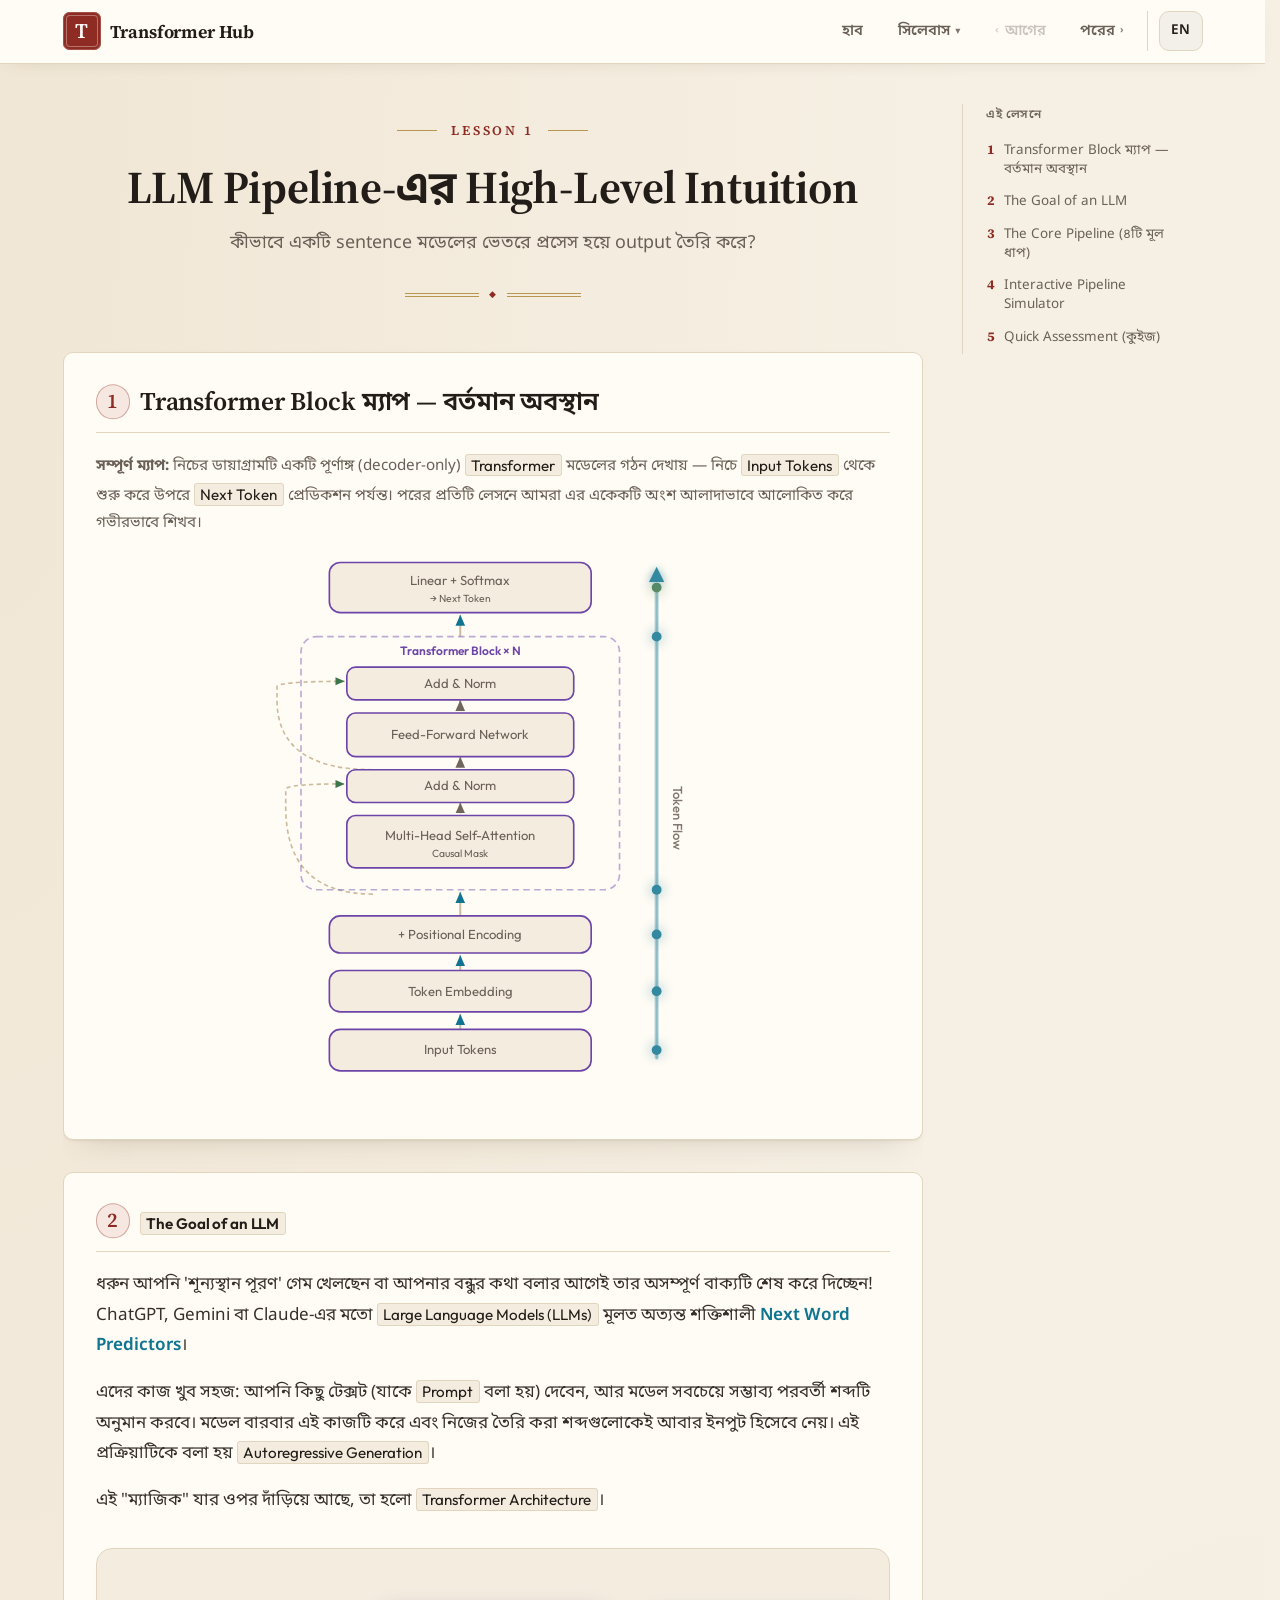
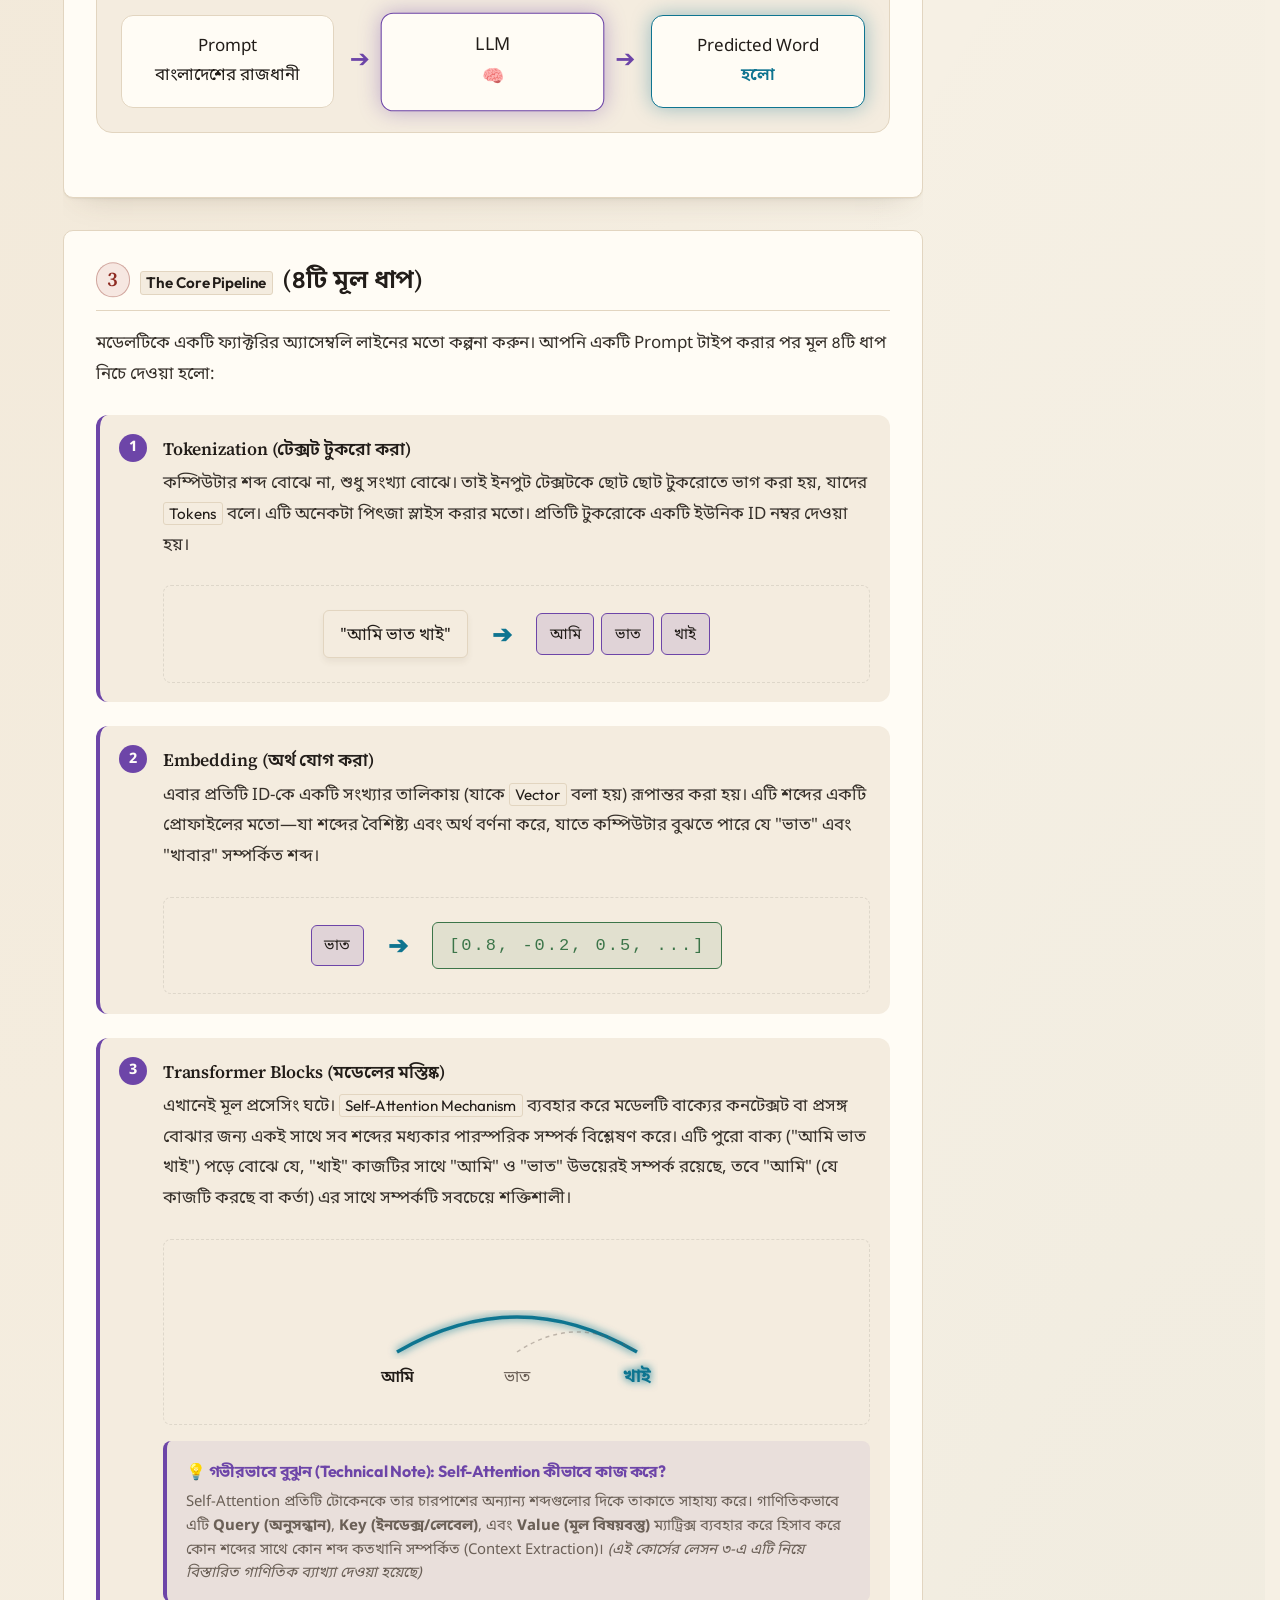
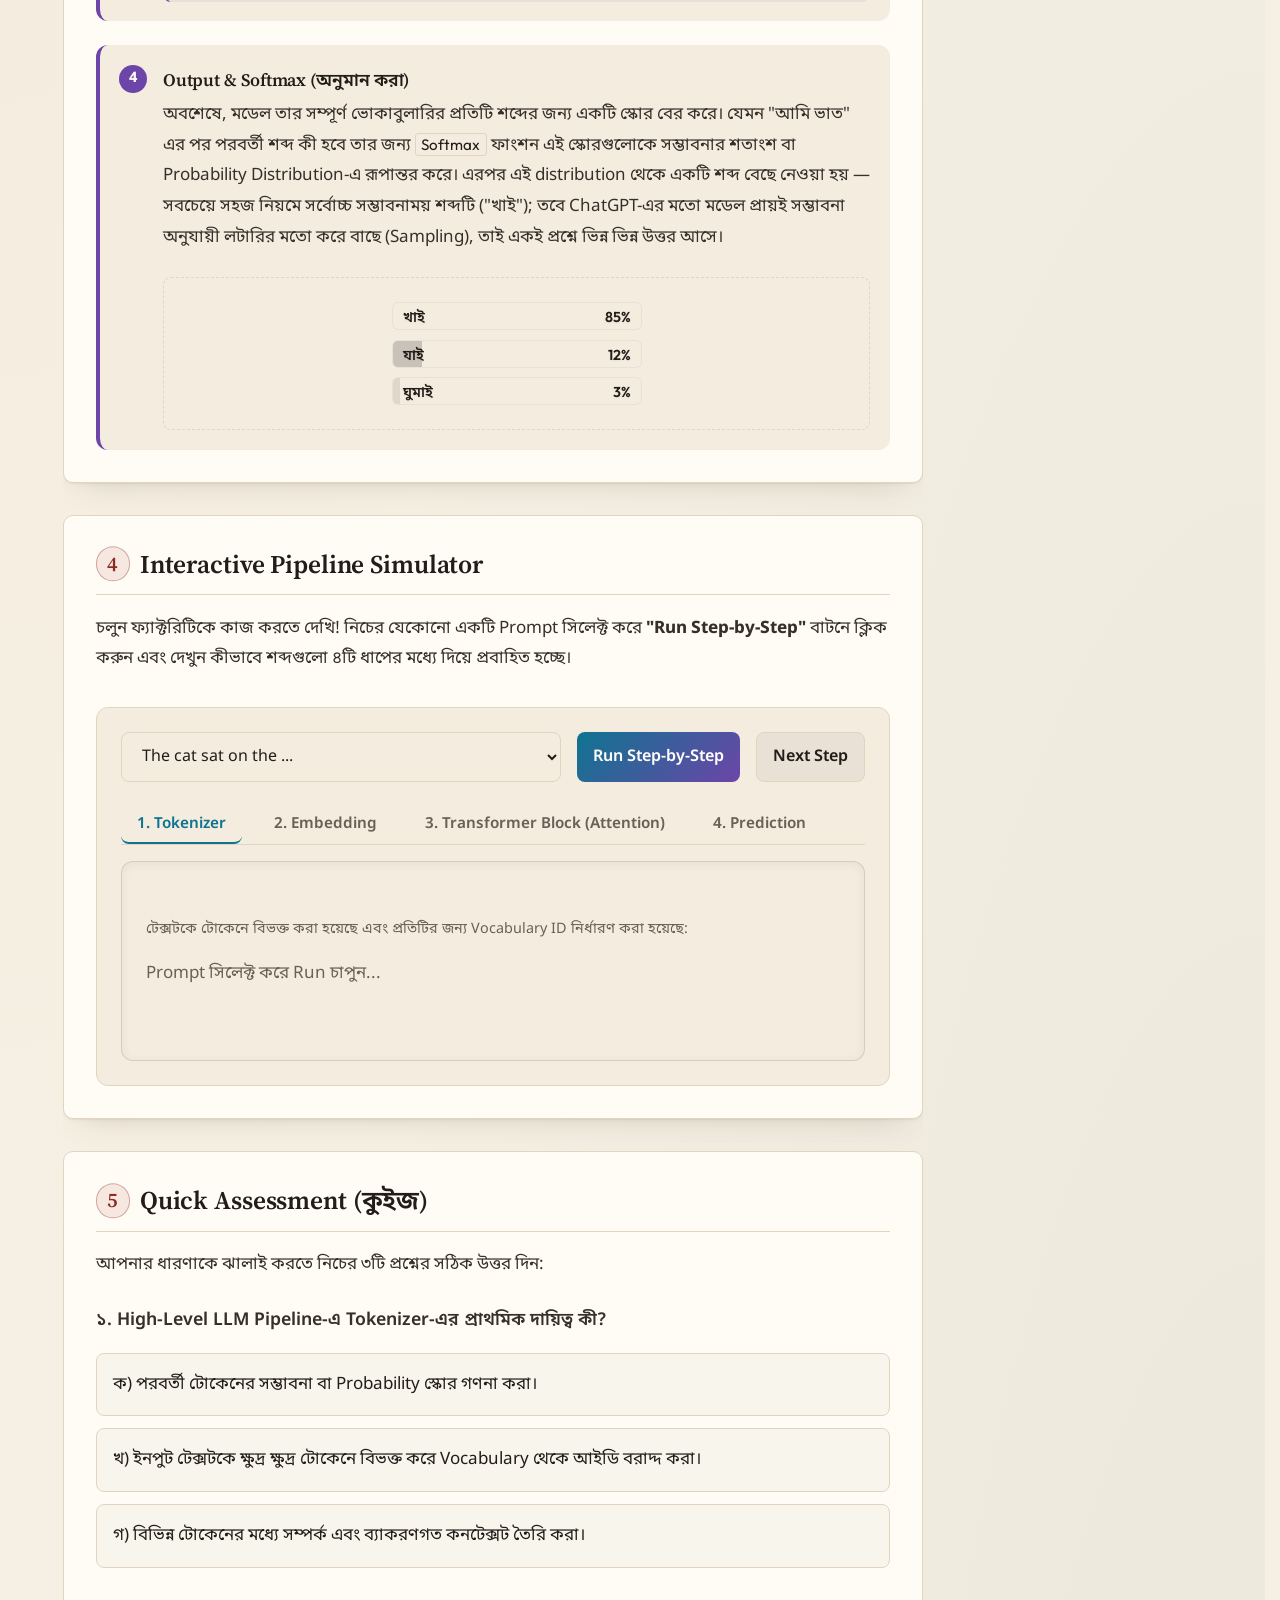
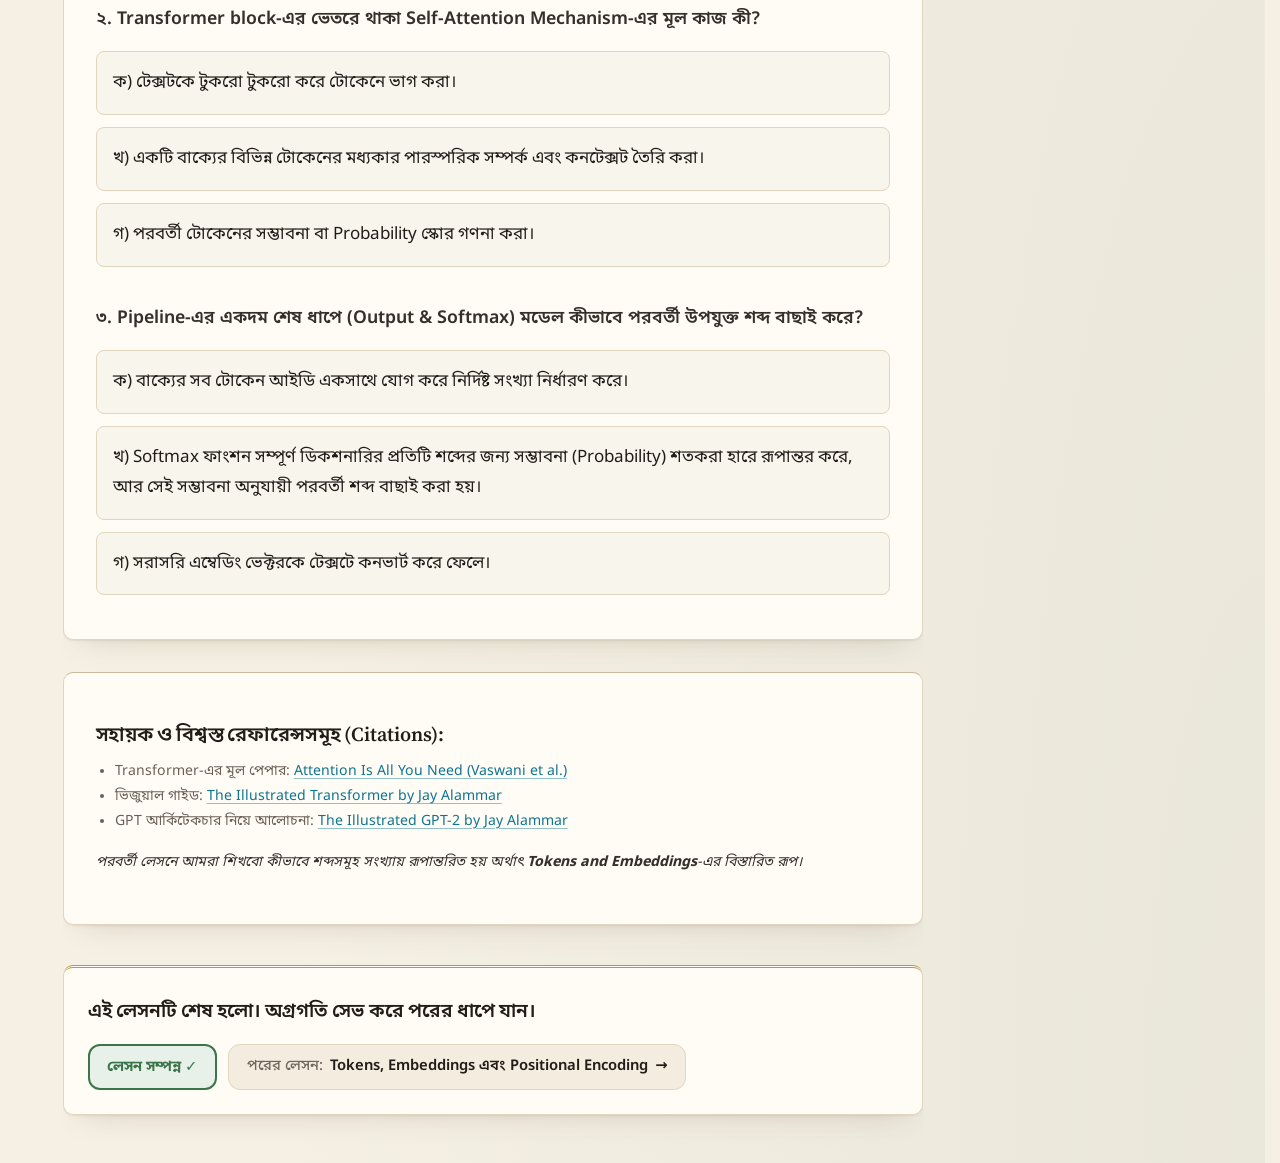
<file: lessons/0001-high-level-llm-pipeline.html>
<!DOCTYPE html>
<html lang="bn">
<head>
    <meta charset="UTF-8">
    <meta name="viewport" content="width=device-width, initial-scale=1.0">
    <title>Lesson 1: LLM Pipeline-এর High-Level Intuition</title>
    <link rel="preconnect" href="https://fonts.googleapis.com">
    <link rel="preconnect" href="https://fonts.gstatic.com" crossorigin>
    <link href="https://fonts.googleapis.com/css2?family=Noto+Sans+Bengali:wght@400;500;600;700&family=Outfit:wght@300;400;600;700&display=swap" rel="stylesheet">
    <link rel="stylesheet" href="../assets/theme.css">
    <link rel="stylesheet" href="../assets/site-nav.css">
    <style>

        * {
            box-sizing: border-box;
            margin: 0;
            padding: 0;
        }

        body {
            font-family: var(--font-body);
            background-color: var(--bg-color);
            color: var(--text-primary);
            line-height: 1.75;
            font-size: 1.0625rem;
            padding: 2rem 1rem;
            min-height: 100vh;
            overflow-x: hidden;
            background-image:
                radial-gradient(at 0% 0%, rgba(196,146,86,.10) 0px, transparent 55%),
                radial-gradient(at 100% 100%, rgba(122,148,132,.10) 0px, transparent 55%);
        }

        h1, h2, h3, h4, h5, h6, .badge, .site-nav-brand-name, .sidebar-brand-name {
            font-family: var(--font-heading);
            letter-spacing: -0.01em;
        }

        .container {
            max-width: 860px;
            margin: 0 auto;
            position: relative;
            overflow-x: clip;
        }

        header {
            text-align: center;
            margin-bottom: 3rem;
        }

        .badge {
            background: linear-gradient(135deg, var(--accent-cyan), var(--accent-purple));
            color: var(--text-on-accent);
            padding: 0.3rem 1rem;
            border-radius: 50px;
            font-size: 0.85rem;
            font-weight: 600;
            text-transform: uppercase;
            letter-spacing: 0.05em;
            display: inline-block;
            margin-bottom: 1rem;
        }

        h1 {
            font-size: 2.5rem;
            font-weight: 700;
            margin-bottom: 0.5rem;
            color: var(--text-primary);
        }

        .subtitle {
            color: var(--text-secondary);
            font-size: 1.1rem;
        }

        .card {
            background: var(--card-bg);
            border: 1px solid var(--border-color);
            border-radius: 16px;
            padding: 2rem;
            margin-bottom: 2rem;
            box-shadow: var(--shadow);
        }

        h2 {
            font-size: 1.5rem;
            color: var(--accent-cyan);
            margin-bottom: 1rem;
            border-bottom: 1px solid var(--border-color);
            padding-bottom: 0.5rem;
            display: flex;
            align-items: center;
            gap: 0.5rem;
        }

        p {
            margin-bottom: 1rem;
            line-height: 1.8;
            color: var(--text-body);
        }

        .highlight {
            color: var(--accent-cyan);
            font-weight: 600;
        }

        .tech-term {
            font-family: var(--font-heading);
            background: var(--tint-neutral);
            padding: 0.1rem 0.4rem;
            border-radius: 4px;
            color: var(--text-primary);
            font-size: 0.95rem;
            border: 1px solid var(--border-color);
        }

        /* Pipeline Visualizer */
        .pipeline-steps {
            display: flex;
            flex-direction: column;
            gap: 1.5rem;
            margin-top: 1.5rem;
        }

        .step-node {
            display: flex;
            align-items: flex-start;
            gap: 1rem;
            background: var(--card-bg-alt);
            padding: 1.2rem;
            border-radius: 12px;
            border-left: 4px solid var(--accent-purple);
            transition: all 0.3s ease;
        }

        .step-node.active {
            border-left-color: var(--accent-cyan);
            box-shadow: 0 0 15px rgba(14, 116, 144, 0.2);
            background: var(--card-bg-alt);
        }

        .step-number {
            background: var(--accent-purple);
            color: var(--text-on-accent);
            width: 28px;
            height: 28px;
            border-radius: 50%;
            display: flex;
            align-items: center;
            justify-content: center;
            font-weight: 700;
            flex-shrink: 0;
            font-size: 0.9rem;
        }

        .step-node.active .step-number {
            background: var(--accent-cyan);
        }

        .step-content h3 {
            font-size: 1.1rem;
            margin-bottom: 0.3rem;
            color: var(--text-primary);
        }

        /* Simulator Styles */
        .simulator {
            margin-top: 2rem;
            background: var(--card-bg-alt);
            border: 1px solid var(--border-color);
            border-radius: 12px;
            padding: 1.5rem;
        }

        .sim-input-group {
            display: flex;
            gap: 1rem;
            margin-bottom: 1.5rem;
        }

        select, input, button {
            background: var(--card-bg-alt);
            border: 1px solid var(--border-color);
            color: var(--text-primary);
            padding: 0.75rem 1rem;
            border-radius: 8px;
            font-size: 1rem;
            outline: none;
            font-family: inherit;
        }

        select {
            cursor: pointer;
            flex-grow: 1;
        }

        button {
            background: linear-gradient(135deg, var(--accent-cyan), var(--accent-purple));
            border: none;
            font-weight: 600;
            cursor: pointer;
            transition: opacity 0.2s;
            white-space: nowrap;
        }

        button:hover {
            opacity: 0.9;
        }

        button:disabled {
            opacity: 0.6;
            cursor: not-allowed;
            pointer-events: none;
        }

        .sim-output {
            min-height: 200px;
            border: 1px solid rgba(var(--ink-rgb), 0.15);
            border-radius: 12px;
            padding: 1.5rem;
            background: var(--card-bg-alt);
            box-shadow: inset 0 2px 10px rgba(90, 70, 45, .07);
            display: flex;
            flex-direction: column;
            justify-content: center;
        }

        .token-container {
            display: flex;
            flex-wrap: wrap;
            gap: 0.5rem;
            margin-bottom: 1rem;
        }

        .token-box {
            padding: 0.5rem 1rem;
            background: rgba(109, 69, 168, 0.15);
            border: 1px solid var(--accent-purple);
            border-radius: 8px;
            font-family: var(--font-heading);
            text-align: center;
            animation: popIn 0.3s ease forwards;
            box-shadow: 0 4px 6px rgba(90, 70, 45, .07);
        }

        .token-id {
            display: block;
            font-size: 0.75rem;
            color: var(--text-secondary);
            margin-top: 0.2rem;
        }

        .embedding-grid {
            display: grid;
            grid-template-columns: repeat(auto-fill, minmax(140px, 1fr));
            gap: 0.5rem;
            margin-top: 0.5rem;
        }

        .embed-box {
            background: rgba(var(--ink-rgb), 0.05);
            border: 1px solid rgba(var(--ink-rgb), 0.15);
            border-radius: 8px;
            padding: 0.8rem;
            font-size: 0.85rem;
            font-family: var(--font-heading);
            box-shadow: 0 4px 6px rgba(90, 70, 45, .07);
            transition: transform 0.2s, border-color 0.2s;
        }

        .embed-box:hover {
            transform: translateY(-2px);
            border-color: rgba(var(--ink-rgb), 0.3);
        }

        .attention-map {
            display: flex;
            flex-direction: column;
            gap: 0.8rem;
            padding: 0.5rem;
        }

        .attn-row {
            display: flex;
            align-items: center;
            gap: 1rem;
        }

        .attn-word {
            width: 80px;
            font-weight: bold;
            font-size: 0.9rem;
        }

        .attn-bar-container {
            flex-grow: 1;
            background: rgba(var(--ink-rgb), 0.08);
            height: 14px;
            border-radius: 7px;
            overflow: hidden;
            box-shadow: inset 0 2px 4px rgba(90, 70, 45, .07);
            border: 1px solid rgba(var(--ink-rgb), 0.05);
        }

        .attn-bar {
            height: 100%;
            background: linear-gradient(90deg, var(--accent-cyan), var(--accent-purple));
            width: 0%;
            transition: width 0.8s ease-in-out;
        }

        .prediction-list {
            list-style: none;
            display: flex;
            flex-direction: column;
            gap: 0.5rem;
        }

        .prediction-item {
            display: flex;
            justify-content: space-between;
            background: linear-gradient(90deg, rgba(60, 117, 73, 0.3) var(--prob, 0%), rgba(60, 117, 73, 0.05) var(--prob, 0%));
            border: 1px solid rgba(60, 117, 73, 0.3);
            padding: 0.8rem 1rem;
            border-radius: 8px;
            box-shadow: 0 4px 6px rgba(90, 70, 45, .07);
        }

        .prediction-item.top {
            background: linear-gradient(90deg, rgba(14, 116, 144, 0.35) var(--prob, 0%), rgba(14, 116, 144, 0.1) var(--prob, 0%));
            border-color: rgba(14, 116, 144, 0.4);
            font-weight: bold;
        }

        /* Quiz Styles */
        .quiz-option {
            display: block;
            background: rgba(var(--ink-rgb), 0.03);
            border: 1px solid var(--border-color);
            padding: 1rem;
            border-radius: 8px;
            margin-bottom: 0.75rem;
            cursor: pointer;
            transition: all 0.2s;
        }

        .quiz-option:hover {
            background: rgba(var(--ink-rgb), 0.08);
            border-color: var(--accent-cyan);
        }

        .quiz-option.correct {
            background: rgba(60, 117, 73, 0.15);
            border-color: var(--accent-green);
        }

        .quiz-option.incorrect {
            background: rgba(179, 38, 30, 0.15);
            border-color: var(--accent-red);
        }

        .quiz-feedback {
            margin-top: 1rem;
            padding: 1rem;
            border-radius: 8px;
            display: none;
            font-weight: 600;
        }

        .quiz-feedback.success {
            background: rgba(60, 117, 73, 0.1);
            color: var(--accent-green);
            border: 1px solid rgba(60, 117, 73, 0.2);
            display: block;
        }

        .quiz-feedback.error {
            background: rgba(179, 38, 30, 0.1);
            color: var(--accent-red);
            border: 1px solid rgba(179, 38, 30, 0.2);
            display: block;
        }

        /* Citations */
        .citations {
            font-size: 0.9rem;
            color: var(--text-secondary);
            border-top: 1px solid var(--border-color);
            padding-top: 1rem;
            margin-top: 2rem;
        }

        .citations a {
            color: var(--accent-cyan);
            text-decoration: none;
        }

        .citations a:hover {
            text-decoration: underline;
        }

        footer {
            text-align: center;
            margin-top: 4rem;
            color: var(--text-secondary);
            font-size: 0.85rem;
        }

        @keyframes popIn {
            from { transform: scale(0.9); opacity: 0; }
            to { transform: scale(1); opacity: 1; }
        }

        .tab-btn {
            background: none;
            border: none;
            color: var(--text-secondary);
            padding: 0.5rem 1rem;
            cursor: pointer;
            font-size: 0.95rem;
            border-bottom: 2px solid transparent;
            transition: all 0.2s;
            flex-shrink: 0;
        }

        .tab-btn.active {
            color: var(--accent-cyan);
            border-bottom-color: var(--accent-cyan);
        }

        .tab-nav {
            display: flex;
            gap: 1rem;
            border-bottom: 1px solid var(--border-color);
            margin-bottom: 1rem;
            overflow-x: auto;
            white-space: nowrap;
            -webkit-overflow-scrolling: touch;
            -ms-overflow-style: none;
            scrollbar-width: none;
        }

        .tab-nav::-webkit-scrollbar {
            display: none;
        }

        button.btn-secondary {
            background: rgba(var(--ink-rgb), 0.05);
            border: 1px solid var(--border-color);
            color: var(--text-primary);
        }

        button.btn-secondary:hover {
            background: rgba(var(--ink-rgb), 0.1);
            border-color: var(--text-ghost);
        }

        .tab-panel {
            display: none;
        }

        .tab-panel.active {
            display: block;
        }






























        
        
        


        

        

        /* Transitions */
        *, *::before, *::after {
            transition: background-color 0.3s ease, border-color 0.3s ease, color 0.3s ease, box-shadow 0.3s ease;
        }

        /* ===== Cross-device: responsive, touch, accessibility & performance ===== */
        /* Fluid hero heading so it scales down on small screens */
        h1 {
            font-size: clamp(1.6rem, 5vw, 2.5rem);
        }

        /* Visible keyboard-focus indicator */
        a:focus-visible,
        button:focus-visible,
        select:focus-visible,
        input:focus-visible,
        [tabindex]:focus-visible,
        .quiz-option:focus-visible {
            outline: 2px solid var(--accent-cyan);
            outline-offset: 2px;
        }

        /* Touch & small-screen layout (mobile-first priority) */
        @media (max-width: 768px) {
            body {
                padding: 1.25rem 0.85rem;
            }
            .container {
                max-width: 100%;
            }
            .card {
                padding: 1.25rem;
            }
            .simulator {
                padding: 1rem;
            }
            .sim-input-group {
                flex-direction: column;
            }
            /* Comfortable touch targets */
            .tab-btn,
            .quiz-option,
            select,
            button {
                min-height: 44px;
            }
            .card,
            .simulator {
            }
        }

        /* Respect users who prefer reduced motion */
        @media (prefers-reduced-motion: reduce) {
            *, *::before, *::after {
                animation-duration: 0.001ms !important;
                animation-iteration-count: 1 !important;
                transition-duration: 0.001ms !important;
                scroll-behavior: auto !important;
            }
        }
    
        /* ===== Shared Site Navbar ===== */

    
/* tb-map styles */
.tb-architecture-map .tb-map-svg {
    width: 100%; max-width: 480px; height: auto; display: block;
    margin: 0.5rem auto 1rem; overflow: visible;
}
.tb-map-svg text { text-anchor: middle; font-family: var(--font-heading); font-size: 12px; }
.tb-map-svg .tb-sub { font-size: 9.5px; }
.tb-node rect, .tb-node circle {
    fill: var(--card-bg-alt); stroke: var(--accent-purple); stroke-width: 1.5;
    transition: all 0.35s ease;
}
.tb-node rect:hover { stroke: var(--accent-cyan); stroke-width: 2.2; filter: drop-shadow(0 0 8px rgba(14, 116, 144,0.45)); }
.tb-node text { fill: var(--text-secondary); transition: all 0.35s ease; }
.tb-node.active rect, .tb-node.active circle {
    fill: rgba(14, 116, 144, 0.18); stroke: var(--accent-cyan); stroke-width: 2.5;
    filter: drop-shadow(0 0 8px rgba(14, 116, 144, 0.55));
}
.tb-node.active text { fill: var(--text-primary); font-weight: 600; }
.tb-node.dim { opacity: 0.3; }
.tb-block .tb-block-outline {
    fill: none; stroke: rgba(109, 69, 168, 0.45); stroke-width: 1.5;
    stroke-dasharray: 6 4; transition: all 0.35s ease;
}
.tb-block .tb-block-label { fill: var(--accent-purple); font-size: 11px; font-weight: 600; transition: all 0.35s ease; }
.tb-block.active .tb-block-outline { stroke: var(--accent-cyan); stroke-width: 2; filter: drop-shadow(0 0 6px rgba(14, 116, 144, 0.5)); }
.tb-block.active .tb-block-label { fill: var(--accent-cyan); }
.tb-block.dim { opacity: 0.3; }
.tb-flow { fill: none; stroke: var(--border-strong); stroke-width: 1.8; transition: all 0.35s ease; }
.tb-flow:hover { stroke: var(--accent-cyan); stroke-width: 2.2; filter: drop-shadow(0 0 4px rgba(14, 116, 144,0.5)); }
.tb-skip {
    fill: none; stroke: var(--border-strong); stroke-width: 1.5; stroke-dasharray: 4 3;
    transition: all 0.35s ease;
}
.tb-skip.active { stroke: var(--accent-green); stroke-width: 2.2; filter: drop-shadow(0 0 5px rgba(60, 117, 73, 0.55)); }
.tb-skip.dim { opacity: 0.28; }

/* Side flow indicator */
.tb-side-flow { opacity: 0.85; transition: all 0.35s ease; }
.tb-side-line { fill: none; stroke: var(--accent-cyan); stroke-width: 3; stroke-linecap: round; opacity: 0.55; }
.tb-side-dot { fill: var(--accent-cyan); filter: drop-shadow(0 0 6px rgba(14, 116, 144, 0.7)); transition: all 0.3s ease; }
.tb-side-dot-top { fill: var(--accent-green); filter: drop-shadow(0 0 6px rgba(60, 117, 73, 0.7)); }
.tb-side-head { fill: var(--accent-cyan); filter: drop-shadow(0 0 4px rgba(14, 116, 144, 0.6)); }
.tb-side-label { fill: var(--text-secondary); font-size: 8.5px; font-weight: 500; font-family: var(--font-heading); }
.tb-side-label:hover { fill: var(--accent-cyan); cursor: default; }

/* Annimated flow pulse on the side line */
@keyframes side-flow-pulse {
    0%, 100% { opacity: 0.55; }
    50% { opacity: 0.9; }
}
.tb-side-line { animation: side-flow-pulse 3s ease-in-out infinite; }
.tb-side-flow:hover .tb-side-line { animation-play-state: paused; }

.tb-map-caption { font-size: 0.95rem; color: var(--text-secondary); margin-bottom: 0; }
.tb-map-legend { display: flex; gap: 1.2rem; flex-wrap: wrap; font-size: 0.8rem; color: var(--text-secondary); margin: 0.2rem 0 1rem; }
.tb-map-legend span { display: inline-flex; align-items: center; gap: 0.4rem; }
.tb-legend-dot { width: 12px; height: 12px; border-radius: 3px; display: inline-block; }
.tb-legend-active { background: rgba(14, 116, 144, 0.5); box-shadow: 0 0 6px rgba(14, 116, 144, 0.7); border: 1px solid var(--accent-cyan); }
.tb-legend-rest { background: var(--card-bg-alt); border: 1px solid var(--accent-purple); opacity: 0.45; }



            /* AR Animation */
        .ar-wrapper {
            margin: 2rem 0;
            background: var(--card-bg-alt);
            border: 1px solid var(--border-color);
            border-radius: 16px;
            padding: 1.5rem;
            position: relative;
            overflow: hidden;
        }

        .ar-loop-indicator {
            text-align: center;
            color: var(--accent-green);
            font-size: 0.9rem;
            font-weight: 600;
            margin-bottom: 1rem;
            opacity: 0;
            transform: translateY(-10px);
            transition: all 0.6s ease-in-out;
        }

        .ar-loop-indicator.active {
            opacity: 1;
            transform: translateY(0);
        }

        .ar-container {
            display: flex;
            align-items: center;
            justify-content: center;
            gap: 1rem;
            flex-wrap: wrap;
        }

        .ar-box {
            background: var(--card-bg);
            border: 1px solid var(--border-color);
            border-radius: 12px;
            padding: 1rem;
            text-align: center;
            flex: 1;
            min-width: 120px;
            transition: all 0.3s ease;
        }

        .ar-box.active-model {
            box-shadow: 0 0 20px rgba(109, 69, 168, 0.4);
            border-color: var(--accent-purple);
            transform: scale(1.05);
        }

        .ar-box.active-predict {
            box-shadow: 0 0 20px rgba(14, 116, 144, 0.4);
            border-color: var(--accent-cyan);
        }

        .ar-arrow {
            font-size: 1.5rem;
            color: var(--text-secondary);
            transition: color 0.3s ease;
        }
        .ar-arrow.active {
            color: var(--accent-purple);
        }

        @media (max-width: 600px) {
            .ar-container {
                flex-direction: column;
            }
            .ar-arrow {
                transform: rotate(90deg);
            }
        }

        /* Simple Diagrams for Pipeline Steps */
        .step-diagram {
            margin-top: 1.5rem;
            padding: 1.5rem 1rem;
            background: var(--card-bg-alt);
            border-radius: 8px;
            border: 1px dashed rgba(var(--ink-rgb), 0.1);
            display: flex;
            align-items: center;
            justify-content: center;
            gap: 1.5rem;
            flex-wrap: wrap;
            font-family: 'Outfit', 'Noto Sans Bengali', sans-serif;
            overflow: hidden;
        }

        .dia-box {
            background: var(--card-bg-alt);
            padding: 0.5rem 1rem;
            border-radius: 6px;
            border: 1px solid var(--border-color);
            color: var(--text-primary);
            text-align: center;
            box-shadow: 0 4px 6px rgba(90, 70, 45, .07);
        }

        .dia-arrow {
            color: var(--accent-cyan);
            font-weight: bold;
            font-size: 1.5rem;
            animation: pulse-arrow 1.5s infinite;
        }

        @keyframes pulse-arrow {
            0%, 100% { transform: translateX(0); opacity: 0.5; }
            50% { transform: translateX(5px); opacity: 1; }
        }

        .dia-tokens {
            display: flex;
            gap: 0.4rem;
        }

        .dia-token {
            background: rgba(109, 69, 168, 0.15);
            border: 1px solid var(--accent-purple);
            padding: 0.4rem 0.8rem;
            border-radius: 6px;
            font-size: 0.95rem;
            animation: float-token 3s ease-in-out infinite;
        }
        
        .dia-token:nth-child(2) { animation-delay: 0.2s; }
        .dia-token:nth-child(3) { animation-delay: 0.4s; }

        @keyframes float-token {
            0%, 100% { transform: translateY(0); }
            50% { transform: translateY(-4px); box-shadow: 0 4px 8px rgba(109, 69, 168, 0.3); }
        }

        .dia-vector {
            font-family: monospace;
            background: rgba(60, 117, 73, 0.1);
            border: 1px solid var(--accent-green);
            padding: 0.5rem 1rem;
            border-radius: 6px;
            color: var(--accent-green);
            letter-spacing: 2px;
            animation: pulse-glow 2s infinite;
        }

        @keyframes pulse-glow {
            0%, 100% { box-shadow: 0 0 5px rgba(60, 117, 73, 0.2); }
            50% { box-shadow: 0 0 15px rgba(60, 117, 73, 0.6); }
        }

        .dia-attention-row {
            display: flex;
            align-items: center;
            gap: 1rem;
            background: rgba(var(--ink-rgb),0.03);
            padding: 1rem;
            border-radius: 8px;
        }
        
        .dia-attention-text {
            color: var(--text-secondary);
            font-size: 1.1rem;
        }
        
        .dia-highlight {
            color: var(--accent-cyan);
            font-weight: bold;
            text-shadow: 0 0 8px rgba(14, 116, 144, 0.6);
        }

        .dia-link {
            height: 2px;
            width: 40px;
            background: linear-gradient(90deg, transparent, var(--accent-cyan), transparent);
            position: relative;
            overflow: hidden;
        }

        .dia-link::after {
            content: '';
            position: absolute;
            top: 0; left: -100%; width: 100%; height: 100%;
            background: linear-gradient(90deg, transparent, rgba(var(--ink-rgb),0.8), transparent);
            animation: scan-link 2s infinite;
        }

        @keyframes scan-link {
            100% { left: 100%; }
        }

        .dia-softmax {
            display: flex;
            flex-direction: column;
            gap: 0.6rem;
            width: 100%;
            max-width: 250px;
        }
        
        .dia-bar-bg {
            background: var(--card-bg-alt);
            border-radius: 6px;
            height: 28px;
            position: relative;
            overflow: hidden;
            border: 1px solid rgba(var(--ink-rgb),0.05);
        }
        
        .dia-bar-fill {
            background: linear-gradient(90deg, var(--accent-purple), var(--accent-cyan));
            height: 100%;
            position: absolute;
            left: 0;
            top: 0;
            width: 0%;
            animation: fill-bar 3s ease-out infinite;
        }
        
        .dia-bar-bg:nth-child(1) .dia-bar-fill { animation-name: fill-bar-1; }
        .dia-bar-bg:nth-child(2) .dia-bar-fill { width: 12%; background: rgba(var(--ink-rgb),0.2); animation: none; }
        .dia-bar-bg:nth-child(3) .dia-bar-fill { width: 3%; background: rgba(var(--ink-rgb),0.1); animation: none; }

        @keyframes fill-bar-1 {
            0%, 20% { width: 0%; }
            80%, 100% { width: 85%; }
        }

        .dia-bar-text {
            position: absolute;
            width: 100%;
            text-align: left;
            padding-left: 10px;
            font-size: 0.9rem;
            line-height: 28px;
            z-index: 1;
            text-shadow: 0 1px 2px rgba(90, 70, 45, .07);
            font-weight: 600;
            display: flex;
            justify-content: space-between;
            padding-right: 10px;
        }

        /* ===== Mobile interactives (phones & tablets) =====
           Desktop (>900px) is untouched; see docs/AGENTS.md. */
        /* "Run Step-by-Step" sits on the teal→purple gradient: its label needs
           the on-accent ink, not the inherited near-black (2.4:1). */
        #run-sim-btn { color: var(--text-on-accent); }
        @media (max-width: 900px) {
            /* Stage tabs: every stage visible at once instead of a strip that
               hides stages 3–4 off-screen with no affordance. */
            .tab-nav {
                display: grid;
                grid-template-columns: repeat(4, minmax(0, 1fr));
                gap: 0.4rem;
                overflow: visible;
                white-space: normal;
                border-bottom: none;
            }
            .tab-btn {
                white-space: normal;
                line-height: 1.25;
                text-align: center;
                padding: 0.5rem 0.4rem;
                border: 1px solid var(--border-color);
                border-radius: 8px;
                background: var(--card-bg);
            }
            .tab-btn.active {
                border: 2px solid var(--accent-cyan);
                background: var(--tint-cyan);
                font-weight: 600;
            }
        }
        @media (max-width: 600px) {
            .tab-nav { grid-template-columns: repeat(2, minmax(0, 1fr)); }
            .tab-btn { font-size: 0.88rem; }
            .sim-output { padding: 1rem 0.85rem; min-height: 160px; }
            .attn-row { gap: 0.6rem; }
            .attn-word { width: 64px; }
        }
    </style>
</head>
<body>
    <!-- ===== Shared Site Navbar (auto-configured from URL) ===== -->
    <nav class="site-nav" id="site-nav" aria-label="Site navigation">
        <div class="site-nav-inner">
            <a class="site-nav-brand" href="../index.html">
                <span class="site-nav-logo">T</span>
                <span class="site-nav-brand-name">Transformer Hub</span>
            </a>
            <div class="site-nav-menu" id="siteNavMenu">
                <a class="site-nav-link" href="../index.html"><span data-bn="হাব" data-en="Hub">Hub</span></a>
                <div class="site-nav-dropdown" id="siteNavDropdown">
                    <button class="site-nav-link" id="syllabusBtn" type="button" aria-haspopup="true" aria-expanded="false">
                        <span data-bn="সিলেবাস" data-en="Syllabus">Syllabus</span>
                        <span class="site-nav-caret">▾</span>
                    </button>
                    <ul class="site-nav-dropdown-menu" id="syllabusMenu"></ul>
                </div>
                <div class="site-nav-pager">
                    <a class="site-nav-link" id="prevLessonBtn" rel="prev"><span class="site-nav-caret">‹</span> <span data-bn="আগের" data-en="Prev">Prev</span></a>
                    <a class="site-nav-link" id="nextLessonBtn" rel="next"><span data-bn="পরের" data-en="Next">Next</span> <span class="site-nav-caret">›</span></a>
                </div>
                <div class="site-nav-controls">
                    <button class="site-nav-icon-btn" id="langToggleBtn" type="button" title="Switch language"><span id="langToggleLabel">EN</span></button>
                </div>
            </div>
        </div>
    </nav>
    <div class="container">
<header>
            <span class="badge">Lesson 1</span>
            <h1>LLM Pipeline-এর High-Level Intuition</h1>
            <p class="subtitle">কীভাবে একটি sentence মডেলের ভেতরে প্রসেস হয়ে output তৈরি করে?</p>
        </header>

        <!-- Transformer Block Map -->
        <div class="card tb-architecture-map">
            <h2>Transformer Block ম্যাপ — বর্তমান অবস্থান</h2>
            <p class="tb-map-caption"><strong>সম্পূর্ণ ম্যাপ:</strong> নিচের ডায়াগ্রামটি একটি পূর্ণাঙ্গ (decoder-only) <span class="tech-term">Transformer</span> মডেলের গঠন দেখায় — নিচে <span class="tech-term">Input Tokens</span> থেকে শুরু করে উপরে <span class="tech-term">Next Token</span> প্রেডিকশন পর্যন্ত। পরের প্রতিটি লেসনে আমরা এর একেকটি অংশ আলাদাভাবে আলোকিত করে গভীরভাবে শিখব।</p>
            <svg class="tb-map-svg" viewBox="0 0 440 500" data-mobile-viewbox="14 8 392 482" role="img" aria-label="Transformer block architecture map">
  <defs>
    <marker id="tb-arrow" viewBox="0 0 10 10" refX="8" refY="5" markerWidth="7" markerHeight="7" orient="auto-start-reverse">
      <path d="M0 1.5 L8 5 L0 8.5 z" fill="var(--text-muted)"/>
    </marker>
    <marker id="tb-arrow-cyan" viewBox="0 0 10 10" refX="8" refY="5" markerWidth="7" markerHeight="7" orient="auto-start-reverse">
      <path d="M0 1.5 L8 5 L0 8.5 z" fill="var(--accent-cyan)"/>
    </marker>
    <marker id="tb-arrow-green" viewBox="0 0 10 10" refX="8" refY="5" markerWidth="7" markerHeight="7" orient="auto-start-reverse">
      <path d="M0 1.5 L8 5 L0 8.5 z" fill="var(--accent-green)"/>
    </marker>
    <linearGradient id="side-flow-grad" x1="0" y1="1" x2="0" y2="0">
      <stop offset="0%" stop-color="var(--accent-purple)"/>
      <stop offset="50%" stop-color="var(--accent-cyan)"/>
      <stop offset="100%" stop-color="var(--accent-green)"/>
    </linearGradient>
    <linearGradient id="node-grad" x1="0" y1="0" x2="0" y2="1">
      <stop offset="0%" stop-color="var(--text-primary)"/>
      <stop offset="100%" stop-color="var(--text-primary)"/>
    </linearGradient>
  </defs>

  <!-- flow arrows (bottom -> top) -->
  <line class="tb-flow" x1="190" y1="444" x2="190" y2="430" marker-end="url(#tb-arrow-cyan)"/>
  <line class="tb-flow" x1="190" y1="390" x2="190" y2="376" marker-end="url(#tb-arrow-cyan)"/>
  <line class="tb-flow" x1="190" y1="340" x2="190" y2="318" marker-end="url(#tb-arrow-cyan)"/>
  <line class="tb-flow" x1="190" y1="246" x2="190" y2="236" marker-end="url(#tb-arrow)"/>
  <line class="tb-flow" x1="190" y1="204" x2="190" y2="194" marker-end="url(#tb-arrow)"/>
  <line class="tb-flow" x1="190" y1="152" x2="190" y2="142" marker-end="url(#tb-arrow)"/>
  <line class="tb-flow" x1="190" y1="84"  x2="190" y2="64"  marker-end="url(#tb-arrow-cyan)"/>

  <!-- residual / skip connections -->
  <path class="tb-skip" d="M 110 320 Q 30 320 30 240 L 30 224 Q 30 219 84 219" marker-end="url(#tb-arrow-green)"/>
  <path class="tb-skip" d="M 110 206 Q 22 206 22 142 L 22 130 Q 22 125 84 125" marker-end="url(#tb-arrow-green)"/>

  <!-- output -->
  <g class="tb-node">
    <rect x="70" y="16" width="240" height="46" rx="10" fill="url(#node-grad)"/>
    <text x="190" y="37">Linear + Softmax</text>
    <text x="190" y="52" class="tb-sub">&#8594; Next Token</text>
  </g>

  <!-- transformer block container -->
  <g class="tb-block">
    <rect class="tb-block-outline" x="44" y="84" width="292" height="232" rx="14"/>
    <text class="tb-block-label" x="190" y="101">Transformer Block &#215; N</text>
  </g>

  <!-- add & norm (after FFN) -->
  <g class="tb-node">
    <rect x="86" y="112" width="208" height="30" rx="8" fill="url(#node-grad)"/>
    <text x="190" y="131">Add &amp; Norm</text>
  </g>
  <!-- feed-forward network -->
  <g class="tb-node">
    <rect x="86" y="154" width="208" height="40" rx="8" fill="url(#node-grad)"/>
    <text x="190" y="178">Feed-Forward Network</text>
  </g>
  <!-- add & norm (after attention) -->
  <g class="tb-node">
    <rect x="86" y="206" width="208" height="30" rx="8" fill="url(#node-grad)"/>
    <text x="190" y="225">Add &amp; Norm</text>
  </g>
  <!-- multi-head self-attention -->
  <g class="tb-node">
    <rect x="86" y="248" width="208" height="48" rx="8" fill="url(#node-grad)"/>
    <text x="190" y="270">Multi-Head Self-Attention</text>
    <text x="190" y="286" class="tb-sub">Causal Mask</text>
  </g>

  <!-- positional encoding -->
  <g class="tb-node">
    <rect x="70" y="340" width="240" height="34" rx="10" fill="url(#node-grad)"/>
    <text x="190" y="361">+ Positional Encoding</text>
  </g>
  <!-- token embedding -->
  <g class="tb-node">
    <rect x="70" y="390" width="240" height="38" rx="10" fill="url(#node-grad)"/>
    <text x="190" y="413">Token Embedding</text>
  </g>
  <!-- input tokens -->
  <g class="tb-node">
    <rect x="70" y="444" width="240" height="38" rx="10" fill="url(#node-grad)"/>
    <text x="190" y="467">Input Tokens</text>
  </g>

  <!-- ===== side flow indicator ===== -->
  <g class="tb-side-flow">
    <!-- vertical track line -->
    <path class="tb-side-line" d="M 370 470 L 370 42"/>
    <!-- flow dots at each stage -->
    <circle class="tb-side-dot" cx="370" cy="463" r="4.5"/>
    <circle class="tb-side-dot" cx="370" cy="409" r="4.5"/>
    <circle class="tb-side-dot" cx="370" cy="357" r="4.5"/>
    <circle class="tb-side-dot" cx="370" cy="316" r="4.5"/>
    <circle class="tb-side-dot" cx="370" cy="84" r="4.5"/>
    <circle class="tb-side-dot tb-side-dot-top" cx="370" cy="39" r="4.5"/>
    <!-- arrowhead -->
    <polygon class="tb-side-head" points="370,20 363,34 377,34"/>
    <!-- side label -->
    <text class="tb-side-label" x="385" y="250" transform="rotate(90,385,250)">Token Flow</text>
  </g>
</svg>
        </div>


        <!-- Intro Card -->
        <div class="card">
            <h2><span class="tech-term">The Goal of an LLM</span></h2>
            <p>ধরুন আপনি 'শূন্যস্থান পূরণ' গেম খেলছেন বা আপনার বন্ধুর কথা বলার আগেই তার অসম্পূর্ণ বাক্যটি শেষ করে দিচ্ছেন! ChatGPT, Gemini বা Claude-এর মতো <span class="tech-term">Large Language Models (LLMs)</span> মূলত অত্যন্ত শক্তিশালী <span class="highlight">Next Word Predictors</span>।</p>
            <p>এদের কাজ খুব সহজ: আপনি কিছু টেক্সট (যাকে <span class="tech-term">Prompt</span> বলা হয়) দেবেন, আর মডেল সবচেয়ে সম্ভাব্য পরবর্তী শব্দটি অনুমান করবে। মডেল বারবার এই কাজটি করে এবং নিজের তৈরি করা শব্দগুলোকেই আবার ইনপুট হিসেবে নেয়। এই প্রক্রিয়াটিকে বলা হয় <span class="tech-term">Autoregressive Generation</span>।</p>
            <p>এই "ম্যাজিক" যার ওপর দাঁড়িয়ে আছে, তা হলো <span class="tech-term">Transformer Architecture</span>।</p>

            <!-- AR Animation -->
            <div class="ar-wrapper">
                <div class="ar-loop-indicator" id="ar-loop">↻ নতুন শব্দটিকে ইনপুটে যোগ করা হচ্ছে...</div>
                <div class="ar-container">
                    <div class="ar-box prompt-box" id="ar-box-prompt">
                        <div class="ar-label">Prompt</div>
                        <div class="ar-content" id="ar-prompt-text">বাংলাদেশের রাজধানী</div>
                    </div>
                    <div class="ar-arrow" id="ar-arrow-1">➔</div>
                    <div class="ar-box model-box" id="ar-box-model">
                        <div class="ar-label">LLM</div>
                        <div class="ar-content">🧠</div>
                    </div>
                    <div class="ar-arrow" id="ar-arrow-2">➔</div>
                    <div class="ar-box prediction-box" id="ar-box-predict">
                        <div class="ar-label">Predicted Word</div>
                        <div class="ar-content highlight" id="ar-predict-text">...</div>
                    </div>
                </div>
            </div>
        </div>

        <!-- Pipeline Nodes -->
        <div class="card">
            <h2><span class="tech-term">The Core Pipeline</span> (৪টি মূল ধাপ)</h2>
            <p>মডেলটিকে একটি ফ্যাক্টরির অ্যাসেম্বলি লাইনের মতো কল্পনা করুন। আপনি একটি Prompt টাইপ করার পর মূল ৪টি ধাপ নিচে দেওয়া হলো:</p>
            
            <div class="pipeline-steps">
                <div class="step-node" id="node-token">
                    <div class="step-number">1</div>
                    <div class="step-content">
                        <h3>Tokenization (টেক্সট টুকরো করা)</h3>
                        <p>কম্পিউটার শব্দ বোঝে না, শুধু সংখ্যা বোঝে। তাই ইনপুট টেক্সটকে ছোট ছোট টুকরোতে ভাগ করা হয়, যাদের <span class="tech-term">Tokens</span> বলে। এটি অনেকটা পিৎজা স্লাইস করার মতো। প্রতিটি টুকরোকে একটি ইউনিক ID নম্বর দেওয়া হয়।</p>
                        <div class="step-diagram">
                            <div class="dia-box">"আমি ভাত খাই"</div>
                            <div class="dia-arrow">➔</div>
                            <div class="dia-tokens">
                                <span class="dia-token">আমি</span>
                                <span class="dia-token">ভাত</span>
                                <span class="dia-token">খাই</span>
                            </div>
                        </div>
                    </div>
                </div>

                <div class="step-node" id="node-embed">
                    <div class="step-number">2</div>
                    <div class="step-content">
                        <h3>Embedding (অর্থ যোগ করা)</h3>
                        <p>এবার প্রতিটি ID-কে একটি সংখ্যার তালিকায় (যাকে <span class="tech-term">Vector</span> বলা হয়) রূপান্তর করা হয়। এটি শব্দের একটি প্রোফাইলের মতো—যা শব্দের বৈশিষ্ট্য এবং অর্থ বর্ণনা করে, যাতে কম্পিউটার বুঝতে পারে যে "ভাত" এবং "খাবার" সম্পর্কিত শব্দ।</p>
                        <div class="step-diagram">
                            <span class="dia-token" style="animation:none">ভাত</span>
                            <div class="dia-arrow">➔</div>
                            <div class="dia-vector">[0.8, -0.2, 0.5, ...]</div>
                        </div>
                    </div>
                </div>

                <div class="step-node" id="node-trans">
                    <div class="step-number">3</div>
                    <div class="step-content">
                        <h3>Transformer Blocks (মডেলের মস্তিষ্ক)</h3>
                        <p>এখানেই মূল প্রসেসিং ঘটে। <span class="tech-term">Self-Attention Mechanism</span> ব্যবহার করে মডেলটি বাক্যের কনটেক্সট বা প্রসঙ্গ বোঝার জন্য একই সাথে সব শব্দের মধ্যকার পারস্পরিক সম্পর্ক বিশ্লেষণ করে। এটি পুরো বাক্য ("আমি ভাত খাই") পড়ে বোঝে যে, "খাই" কাজটির সাথে "আমি" ও "ভাত" উভয়েরই সম্পর্ক রয়েছে, তবে "আমি" (যে কাজটি করছে বা কর্তা) এর সাথে সম্পর্কটি সবচেয়ে শক্তিশালী।</p>
                        <div class="step-diagram">
                            <div class="dia-attention-row" style="background: transparent; padding: 0.5rem 0; justify-content: center; width: 100%; border: none;">
                                <svg class="dia-attention-svg" viewBox="0 0 320 120" style="width: 100%; max-width: 320px; height: auto; display: block; overflow: visible;">
                                    <defs>
                                        <filter id="glow-attention" x="-20%" y="-20%" width="140%" height="140%">
                                            <feGaussianBlur stdDeviation="4" result="blur"/>
                                            <feComposite in="SourceGraphic" in2="blur" operator="over"/>
                                        </filter>
                                        <style>
                                            @keyframes pulse-stroke {
                                                0%, 100% { stroke-width: 3px; opacity: 0.85; }
                                                50% { stroke-width: 4.5px; opacity: 1; filter: drop-shadow(0px 0px 6px var(--accent-cyan)); }
                                            }
                                            .strong-link {
                                                animation: pulse-stroke 2s infinite ease-in-out;
                                            }
                                            .svg-text {
                                                user-select: none;
                                            }
                                        </style>
                                    </defs>
                                    
                                    <!-- Connection 1: আমি <-> খাই (Strongest, cyan, thick glow, animation) -->
                                    <path d="M 40 80 Q 160 10 280 80" fill="none" stroke="var(--accent-cyan)" stroke-width="3.5" class="strong-link" filter="url(#glow-attention)" />
                                    
                                    <!-- Connection 2: ভাত <-> খাই (Medium/weak, secondary text color, dashed/thinner) -->
                                    <path d="M 160 80 Q 220 40 280 80" fill="none" stroke="var(--text-secondary)" stroke-width="1.5" stroke-opacity="0.4" stroke-dasharray="4,4" />

                                    <!-- Words -->
                                    <text x="40" y="110" text-anchor="middle" fill="var(--text-primary)" font-family="'Outfit', 'Noto Sans Bengali', sans-serif" font-size="16px" font-weight="600" class="svg-text">আমি</text>
                                    <text x="160" y="110" text-anchor="middle" fill="var(--text-secondary)" font-family="'Outfit', 'Noto Sans Bengali', sans-serif" font-size="16px" class="svg-text">ভাত</text>
                                    <text x="280" y="110" text-anchor="middle" fill="var(--accent-cyan)" font-family="'Outfit', 'Noto Sans Bengali', sans-serif" font-size="18px" font-weight="700" filter="url(#glow-attention)" class="svg-text">খাই</text>
                                </svg>
                            </div>
                        </div>
                        <div class="note-card" style="margin-top: 1rem; background: rgba(109, 69, 168, 0.08); border-left: 4px solid var(--accent-purple); padding: 1rem 1.2rem; border-radius: 8px;">
                            <h4 style="color: var(--accent-purple); margin-bottom: 0.4rem; display: flex; align-items: center; gap: 0.5rem; font-size: 1rem;">
                                💡 গভীরভাবে বুঝুন (Technical Note): Self-Attention কীভাবে কাজ করে?
                            </h4>
                            <p style="font-size: 0.93rem; line-height: 1.6; margin: 0; color: var(--text-secondary);">Self-Attention প্রতিটি টোকেনকে তার চারপাশের অন্যান্য শব্দগুলোর দিকে তাকাতে সাহায্য করে। গাণিতিকভাবে এটি <strong>Query (অনুসন্ধান)</strong>, <strong>Key (ইনডেক্স/লেবেল)</strong>, এবং <strong>Value (মূল বিষয়বস্তু)</strong> ম্যাট্রিক্স ব্যবহার করে হিসাব করে কোন শব্দের সাথে কোন শব্দ কতখানি সম্পর্কিত (Context Extraction)। <em>(এই কোর্সের লেসন ৩-এ এটি নিয়ে বিস্তারিত গাণিতিক ব্যাখ্যা দেওয়া হয়েছে)</em></p>
                        </div>
                    </div>
                </div>

                <div class="step-node" id="node-softmax">
                    <div class="step-number">4</div>
                    <div class="step-content">
                        <h3>Output & Softmax (অনুমান করা)</h3>
                        <p>অবশেষে, মডেল তার সম্পূর্ণ ভোকাবুলারির প্রতিটি শব্দের জন্য একটি স্কোর বের করে। যেমন "আমি ভাত" এর পর পরবর্তী শব্দ কী হবে তার জন্য <span class="tech-term">Softmax</span> ফাংশন এই স্কোরগুলোকে সম্ভাবনার শতাংশ বা Probability Distribution-এ রূপান্তর করে। এরপর এই distribution থেকে একটি শব্দ বেছে নেওয়া হয় — সবচেয়ে সহজ নিয়মে সর্বোচ্চ সম্ভাবনাময় শব্দটি ("খাই"); তবে ChatGPT-এর মতো মডেল প্রায়ই সম্ভাবনা অনুযায়ী লটারির মতো করে বাছে (Sampling), তাই একই প্রশ্নে ভিন্ন ভিন্ন উত্তর আসে।</p>
                        <div class="step-diagram">
                            <div class="dia-softmax">
                                <div class="dia-bar-bg">
                                    <div class="dia-bar-fill"></div>
                                    <div class="dia-bar-text"><span>খাই</span> <span>85%</span></div>
                                </div>
                                <div class="dia-bar-bg">
                                    <div class="dia-bar-fill"></div>
                                    <div class="dia-bar-text"><span>যাই</span> <span>12%</span></div>
                                </div>
                                <div class="dia-bar-bg">
                                    <div class="dia-bar-fill"></div>
                                    <div class="dia-bar-text"><span>ঘুমাই</span> <span>3%</span></div>
                                </div>
                            </div>
                        </div>
                    </div>
                </div>
            </div>
        </div>

        <!-- Interactive Simulator Card -->
        <div class="card">
            <h2>Interactive Pipeline Simulator</h2>
            <p>চলুন ফ্যাক্টরিটিকে কাজ করতে দেখি! নিচের যেকোনো একটি Prompt সিলেক্ট করে <strong>"Run Step-by-Step"</strong> বাটনে ক্লিক করুন এবং দেখুন কীভাবে শব্দগুলো ৪টি ধাপের মধ্যে দিয়ে প্রবাহিত হচ্ছে।</p>

            <div class="simulator">
                <div class="sim-input-group">
                    <select id="prompt-select">
                        <option value="cat">The cat sat on the ...</option>
                        <option value="sky">The stars shine bright in the ...</option>
                        <option value="code">Python is a great programming ...</option>
                    </select>
                    <button id="run-sim-btn">Run Step-by-Step</button>
                    <button id="manual-sim-btn" class="btn-secondary">Next Step</button>
                </div>

                <div class="tab-nav">
                    <button class="tab-btn active" onclick="switchTab('token')">1. Tokenizer</button>
                    <button class="tab-btn" onclick="switchTab('embed')">2. Embedding</button>
                    <button class="tab-btn" onclick="switchTab('trans')">3. Transformer Block (Attention)</button>
                    <button class="tab-btn" onclick="switchTab('softmax')">4. Prediction</button>
                </div>

                <div class="sim-output">
                    <!-- Token Tab -->
                    <div class="tab-panel active" id="tab-token">
                        <p style="font-size:0.9rem; color:var(--text-secondary);">টেক্সটকে টোকেনে বিভক্ত করা হয়েছে এবং প্রতিটির জন্য Vocabulary ID নির্ধারণ করা হয়েছে:</p>
                        <div class="token-container" id="token-display">
                            <span style="color:var(--text-secondary)">Prompt সিলেক্ট করে Run চাপুন...</span>
                        </div>
                    </div>

                    <!-- Embed Tab -->
                    <div class="tab-panel" id="tab-embed">
                        <p style="font-size:0.9rem; color:var(--text-secondary);">প্রতিটি টোকেন এখন একটি 8-dimensional Vector (বাস্তবে এটি শত থেকে হাজার হাজার ডাইমেনশনের হয় — যেমন GPT-2-তে 768, GPT-3-তে 12,288):</p>
                        <div class="embedding-grid" id="embed-display">
                            <span style="color:var(--text-secondary)">Prompt সিলেক্ট করে Run চাপুন...</span>
                        </div>
                    </div>

                    <!-- Transformer Tab -->
                    <div class="tab-panel" id="tab-trans">
                        <p style="font-size:0.9rem; color:var(--text-secondary);">Self-Attention-এর মাধ্যমে শেষ টোকেনটি পেছনের টোকেনগুলোর ওপর কতখানি মনোযোগ (Attention Weight) দিচ্ছে তা দেখুন:</p>
                        <div class="attention-map" id="trans-display">
                            <span style="color:var(--text-secondary)">Prompt সিলেক্ট করে Run চাপুন...</span>
                        </div>
                    </div>

                    <!-- Softmax Tab -->
                    <div class="tab-panel" id="tab-softmax">
                        <p style="font-size:0.9rem; color:var(--text-secondary);">পরবর্তী সম্ভাব্য টোকেনের তালিকা (Probability Distribution):</p>
                        <ul class="prediction-list" id="prediction-display">
                            <span style="color:var(--text-secondary)">Prompt সিলেক্ট করে Run চাপুন...</span>
                        </ul>
                    </div>
                </div>
            </div>
        </div>

        <!-- Quiz Card -->
        <div class="card">
            <h2>Quick Assessment (কুইজ)</h2>
            <p>আপনার ধারণাকে ঝালাই করতে নিচের ৩টি প্রশ্নের সঠিক উত্তর দিন:</p>
            
            <div class="quiz-container" style="display: flex; flex-direction: column; gap: 1.5rem; margin-top: 1.5rem;">
                <!-- Question 1 -->
                <div class="quiz-question-card">
                    <p style="font-weight: 600; font-size: 1.1rem; margin-bottom: 1rem;">১. High-Level LLM Pipeline-এ Tokenizer-এর প্রাথমিক দায়িত্ব কী?</p>
                    <div class="quiz-option" onclick="checkAnswer(this, 1, false, 'ভুল উত্তর! এটি Softmax স্তরের কাজ।')">
                        ক) পরবর্তী টোকেনের সম্ভাবনা বা Probability স্কোর গণনা করা।
                    </div>
                    <div class="quiz-option" onclick="checkAnswer(this, 1, true, 'চমৎকার! Tokenizer বড় ইনপুট টেক্সটকে ক্ষুদ্র ক্ষুদ্র টুকরো বা টোকেনে বিভক্ত করে এবং প্রতিটির জন্য নির্দিষ্ট Token ID বরাদ্দ করে।')">
                        খ) ইনপুট টেক্সটকে ক্ষুদ্র ক্ষুদ্র টোকেনে বিভক্ত করে Vocabulary থেকে আইডি বরাদ্দ করা।
                    </div>
                    <div class="quiz-option" onclick="checkAnswer(this, 1, false, 'ভুল উত্তর! শব্দগুলোর মধ্যে কনটেক্সট তৈরি করা Self-Attention-এর কাজ।')">
                        গ) বিভিন্ন টোকেনের মধ্যে সম্পর্ক এবং ব্যাকরণগত কনটেক্সট তৈরি করা।
                    </div>
                    <div id="quiz-feedback-1" class="quiz-feedback"></div>
                </div>

                <!-- Question 2 -->
                <div class="quiz-question-card">
                    <p style="font-weight: 600; font-size: 1.1rem; margin-bottom: 1rem;">২. Transformer block-এর ভেতরে থাকা Self-Attention Mechanism-এর মূল কাজ কী?</p>
                    <div class="quiz-option" onclick="checkAnswer(this, 2, false, 'দুঃখিত! Tokenizer-এর কাজ হলো টেক্সট ভাঙা, Self-Attention-এর নয়।')">
                        ক) টেক্সটকে টুকরো টুকরো করে টোকেনে ভাগ করা।
                    </div>
                    <div class="quiz-option" onclick="checkAnswer(this, 2, true, 'চমৎকার! Self-Attention-এর কাজ হলো বাক্যের প্রতিটি টোকেন বা শব্দের মধ্যকার পারস্পরিক সম্পর্ক ও কনটেক্সট খুঁজে বের করা।')">
                        খ) একটি বাক্যের বিভিন্ন টোকেনের মধ্যকার পারস্পরিক সম্পর্ক এবং কনটেক্সট তৈরি করা।
                    </div>
                    <div class="quiz-option" onclick="checkAnswer(this, 2, false, 'ভুল উত্তর! এটি শেষ স্তরের Softmax ফাংশনের কাজ।')">
                        গ) পরবর্তী টোকেনের সম্ভাবনা বা Probability স্কোর গণনা করা।
                    </div>
                    <div id="quiz-feedback-2" class="quiz-feedback"></div>
                </div>

                <!-- Question 3 -->
                <div class="quiz-question-card">
                    <p style="font-weight: 600; font-size: 1.1rem; margin-bottom: 1rem;">৩. Pipeline-এর একদম শেষ ধাপে (Output & Softmax) মডেল কীভাবে পরবর্তী উপযুক্ত শব্দ বাছাই করে?</p>
                    <div class="quiz-option" onclick="checkAnswer(this, 3, false, 'ভুল উত্তর! শব্দ আইডিগুলো সরাসরি যোগ করা হয় না, বরং স্কোর হিসাব করা হয়।')">
                        ক) বাক্যের সব টোকেন আইডি একসাথে যোগ করে নির্দিষ্ট সংখ্যা নির্ধারণ করে।
                    </div>
                    <div class="quiz-option" onclick="checkAnswer(this, 3, true, 'অসাধারণ! Softmax ফাংশন ভোকাবুলারির প্রতিটি শব্দের জন্য বের করা স্কোরকে শতকরা হারে (Probability) রূপান্তর করে, আর সেই সম্ভাবনা অনুযায়ী পরবর্তী শব্দটি বাছাই করা হয় (সবচেয়ে সহজ নিয়মে সর্বোচ্চটি)।')">
                        খ) Softmax ফাংশন সম্পূর্ণ ডিকশনারির প্রতিটি শব্দের জন্য সম্ভাবনা (Probability) শতকরা হারে রূপান্তর করে, আর সেই সম্ভাবনা অনুযায়ী পরবর্তী শব্দ বাছাই করা হয়।
                    </div>
                    <div class="quiz-option" onclick="checkAnswer(this, 3, false, 'ভুল উত্তর! এম্বেডিং ভেক্টর থেকে সরাসরি টেক্সট তৈরি হয় না, এটি Softmax-এর পরেই ঘটে।')">
                        গ) সরাসরি এম্বেডিং ভেক্টরকে টেক্সটে কনভার্ট করে ফেলে।
                    </div>
                    <div id="quiz-feedback-3" class="quiz-feedback"></div>
                </div>
            </div>
        </div>

        <!-- Resources & Citations -->
        <div class="card citations">
            <h3>সহায়ক ও বিশ্বস্ত রেফারেন্সসমূহ (Citations):</h3>
            <ul style="margin-top: 0.5rem; padding-left: 1.2rem;">
                <li>Transformer-এর মূল পেপার: <a href="https://arxiv.org/abs/1706.03762" target="_blank">Attention Is All You Need (Vaswani et al.)</a></li>
                <li>ভিজুয়াল গাইড: <a href="https://jalammar.github.io/illustrated-transformer/" target="_blank">The Illustrated Transformer by Jay Alammar</a></li>
                <li>GPT আর্কিটেকচার নিয়ে আলোচনা: <a href="https://jalammar.github.io/illustrated-gpt2/" target="_blank">The Illustrated GPT-2 by Jay Alammar</a></li>
            </ul>
            <p style="margin-top: 1rem; font-style: italic;">পরবর্তী লেসনে আমরা শিখবো কীভাবে শব্দসমূহ সংখ্যায় রূপান্তরিত হয় অর্থাৎ <strong>Tokens and Embeddings</strong>-এর বিস্তারিত রূপ।</p>
        </div>

    </div>

    <script>
        const simData = {
            cat: {
                tokens: [
                    { word: "The", id: 464 },
                    { word: " cat", id: 3797 },
                    { word: " sat", id: 3332 },
                    { word: " on", id: 319 },
                    { word: " the", id: 262 }
                ],
                embeddings: [
                    [0.12, -0.84, 0.45, 0.01, -0.32, 0.55, 0.11, -0.09],
                    [0.34, 0.51, -0.12, 0.95, 0.45, -0.22, 0.88, 0.12],
                    [-0.08, -0.11, 0.65, 0.22, -0.56, 0.89, -0.01, 0.45],
                    [0.21, 0.05, -0.88, 0.11, 0.32, -0.44, 0.15, -0.67],
                    [0.11, -0.83, 0.44, 0.02, -0.31, 0.54, 0.10, -0.08]
                ],
                attention: [
                    { word: "The", val: 5 },
                    { word: " cat", val: 35 },
                    { word: " sat", val: 15 },
                    { word: " on", val: 5 },
                    { word: " the", val: 40 }
                ],
                predictions: [
                    { word: "mat", prob: "72.4%" },
                    { word: "floor", prob: "12.1%" },
                    { word: "bed", prob: "4.5%" }
                ]
            },
            sky: {
                tokens: [
                    { word: "The", id: 464 },
                    { word: " stars", id: 5788 },
                    { word: " shine", id: 18340 },
                    { word: " bright", id: 6016 },
                    { word: " in", id: 287 },
                    { word: " the", id: 262 }
                ],
                embeddings: [
                    [0.12, -0.84, 0.45, 0.01, -0.32, 0.55, 0.11, -0.09],
                    [-0.45, 0.77, 0.12, -0.89, 0.61, 0.11, -0.34, 0.90],
                    [0.02, 0.32, -0.41, 0.55, 0.12, -0.67, 0.23, 0.11],
                    [0.78, -0.12, 0.67, 0.23, -0.45, 0.89, 0.11, 0.02],
                    [0.15, -0.22, -0.76, 0.08, 0.44, -0.31, 0.05, -0.54],
                    [0.11, -0.83, 0.44, 0.02, -0.31, 0.54, 0.10, -0.08]
                ],
                attention: [
                    { word: "The", val: 2 },
                    { word: " stars", val: 45 },
                    { word: " shine", val: 18 },
                    { word: " bright", val: 10 },
                    { word: " in", val: 5 },
                    { word: " the", val: 20 }
                ],
                predictions: [
                    { word: "sky", prob: "84.2%" },
                    { word: "night", prob: "8.5%" },
                    { word: "darkness", prob: "2.1%" }
                ]
            },
            code: {
                tokens: [
                    { word: "Python", id: 37906 },
                    { word: " is", id: 318 },
                    { word: " a", id: 257 },
                    { word: " great", id: 1049 },
                    { word: " programming", id: 8300 }
                ],
                embeddings: [
                    [0.91, -0.12, 0.76, -0.34, 0.89, 0.12, -0.45, 0.67],
                    [0.05, -0.45, 0.12, -0.67, 0.23, -0.11, 0.88, 0.14],
                    [0.08, -0.88, 0.33, 0.01, -0.45, 0.32, 0.11, -0.12],
                    [0.45, -0.12, 0.78, 0.23, -0.11, 0.56, 0.22, 0.01],
                    [-0.23, 0.89, 0.11, -0.78, 0.90, 0.12, -0.56, 0.78]
                ],
                attention: [
                    { word: "Python", val: 50 },
                    { word: " is", val: 5 },
                    { word: " a", val: 3 },
                    { word: " great", val: 12 },
                    { word: " programming", val: 30 }
                ],
                predictions: [
                    { word: "language", prob: "91.8%" },
                    { word: "tool", prob: "3.2%" },
                    { word: "environment", prob: "1.1%" }
                ]
            }
        };

        let activeTab = 'token';
        let currentPromptKey = '';
        let simTimeouts = [];
        let isSimulating = false;
        let hasStartedManual = false;

        function getStepIndex(tabId) {
            if (tabId === 'token') return 0;
            if (tabId === 'embed') return 1;
            if (tabId === 'trans') return 2;
            if (tabId === 'softmax') return 3;
            return 0;
        }

        function getTabId(index) {
            return ['token', 'embed', 'trans', 'softmax'][index] || 'token';
        }

        function clearDisplays() {
            document.getElementById('token-display').innerHTML = '<span style="color:var(--text-secondary)">প্রস্তুত করা হচ্ছে... (Processing...)</span>';
            document.getElementById('embed-display').innerHTML = '<span style="color:var(--text-secondary)">প্রস্তুত করা হচ্ছে... (Processing...)</span>';
            document.getElementById('trans-display').innerHTML = '<span style="color:var(--text-secondary)">প্রস্তুত করা হচ্ছে... (Processing...)</span>';
            document.getElementById('prediction-display').innerHTML = '<span style="color:var(--text-secondary)">প্রস্তুত করা হচ্ছে... (Processing...)</span>';
        }

        function resetPlaceholders() {
            document.getElementById('token-display').innerHTML = '<span style="color:var(--text-secondary)">Prompt সিলেক্ট করে Run বা Next চাপুন...</span>';
            document.getElementById('embed-display').innerHTML = '<span style="color:var(--text-secondary)">Prompt সিলেক্ট করে Run বা Next চাপুন...</span>';
            document.getElementById('trans-display').innerHTML = '<span style="color:var(--text-secondary)">Prompt সিলেক্ট করে Run বা Next চাপুন...</span>';
            document.getElementById('prediction-display').innerHTML = '<span style="color:var(--text-secondary)">Prompt সিলেক্ট করে Run বা Next চাপুন...</span>';
        }

        document.getElementById('run-sim-btn').addEventListener('click', () => {
            const select = document.getElementById('prompt-select');
            currentPromptKey = select.value;
            hasStartedManual = false;
            const manualBtn = document.getElementById('manual-sim-btn');
            if (manualBtn) {
                manualBtn.innerText = 'Next Step';
            }
            startSimulation(currentPromptKey);
        });

        document.getElementById('manual-sim-btn').addEventListener('click', () => {
            const select = document.getElementById('prompt-select');
            currentPromptKey = select.value;

            if (isSimulating) {
                stopSimulation();
            }

            let nextIndex = 0;
            if (hasStartedManual) {
                nextIndex = (getStepIndex(activeTab) + 1) % 4;
            } else {
                nextIndex = 0;
                hasStartedManual = true;
                clearDisplays();
            }

            runSingleStep(nextIndex, currentPromptKey);
        });

        document.getElementById('prompt-select').addEventListener('change', () => {
            stopSimulation();
            hasStartedManual = false;
            const manualBtn = document.getElementById('manual-sim-btn');
            if (manualBtn) {
                manualBtn.innerText = 'Next Step';
            }
            resetPlaceholders();
        });

        function runSingleStep(index, key) {
            const data = simData[key];
            if (!data) return;

            const tabId = getTabId(index);
            switchTab(tabId, false);

            if (tabId === 'token') {
                const tokenDiv = document.getElementById('token-display');
                tokenDiv.innerHTML = data.tokens.map(t => `
                    <div class="token-box">
                        <span>"${t.word}"</span>
                        <span class="token-id">ID: ${t.id}</span>
                    </div>
                `).join('');
            } else if (tabId === 'embed') {
                const embedDiv = document.getElementById('embed-display');
                embedDiv.innerHTML = data.embeddings.map((emb, idx) => `
                    <div class="embed-box">
                        <strong style="color:var(--accent-purple)">"${data.tokens[idx].word}"</strong>
                        <div style="margin-top:0.2rem; font-size:0.75rem; color:var(--text-secondary)">
                            [${emb.slice(0, 3).map(v => v.toFixed(2)).join(', ')}, ..., ${emb.slice(-1)[0].toFixed(2)}]
                        </div>
                    </div>
                `).join('');
            } else if (tabId === 'trans') {
                const transDiv = document.getElementById('trans-display');
                transDiv.innerHTML = data.attention.map(a => `
                    <div class="attn-row">
                        <span class="attn-word">"${a.word}"</span>
                        <div class="attn-bar-container">
                            <div class="attn-bar" id="bar-${a.word.trim()}" style="width: 0%"></div>
                        </div>
                        <span style="font-size:0.85rem; width:40px; text-align:right;">${a.val}%</span>
                    </div>
                `).join('');

                setTimeout(() => {
                    data.attention.forEach(a => {
                        const el = document.getElementById(`bar-${a.word.trim()}`);
                        if (el) el.style.width = `${a.val}%`;
                    });
                }, 50);
            } else if (tabId === 'softmax') {
                const predDiv = document.getElementById('prediction-display');
                predDiv.innerHTML = data.predictions.map((p, idx) => `
                    <li class="prediction-item ${idx === 0 ? 'top' : ''}" style="--prob: ${p.prob}">
                        <span>"${p.word}"</span>
                        <span>${p.prob}</span>
                    </li>
                `).join('');
            }

            const manualBtn = document.getElementById('manual-sim-btn');
            if (manualBtn) {
                const btnTextsBn = [
                    'পরবর্তী: Embedding',
                    'পরবর্তী: Attention',
                    'পরবর্তী: Prediction',
                    'পুনরায় শুরু করুন (Restart)'
                ];
                manualBtn.innerText = btnTextsBn[index];
            }
        }

        function startSimulation(key) {
            stopSimulation();

            const data = simData[key];
            if (!data) return;

            isSimulating = true;
            const runBtn = document.getElementById('run-sim-btn');
            
            const steps = [
                {
                    id: 'token',
                    btnText: 'Running: Tokenizer...',
                    populate: () => {
                        const tokenDiv = document.getElementById('token-display');
                        tokenDiv.innerHTML = data.tokens.map(t => `
                            <div class="token-box">
                                <span>"${t.word}"</span>
                                <span class="token-id">ID: ${t.id}</span>
                            </div>
                        `).join('');
                    }
                },
                {
                    id: 'embed',
                    btnText: 'Running: Embedding...',
                    populate: () => {
                        const embedDiv = document.getElementById('embed-display');
                        embedDiv.innerHTML = data.embeddings.map((emb, idx) => `
                            <div class="embed-box">
                                <strong style="color:var(--accent-purple)">"${data.tokens[idx].word}"</strong>
                                <div style="margin-top:0.2rem; font-size:0.75rem; color:var(--text-secondary)">
                                    [${emb.slice(0, 3).map(v => v.toFixed(2)).join(', ')}, ..., ${emb.slice(-1)[0].toFixed(2)}]
                                </div>
                            </div>
                        `).join('');
                    }
                },
                {
                    id: 'trans',
                    btnText: 'Running: Attention...',
                    populate: () => {
                        const transDiv = document.getElementById('trans-display');
                        transDiv.innerHTML = data.attention.map(a => `
                            <div class="attn-row">
                                <span class="attn-word">"${a.word}"</span>
                                <div class="attn-bar-container">
                                    <div class="attn-bar" id="bar-${a.word.trim()}" style="width: 0%"></div>
                                </div>
                                <span style="font-size:0.85rem; width:40px; text-align:right;">${a.val}%</span>
                            </div>
                        `).join('');

                        setTimeout(() => {
                            data.attention.forEach(a => {
                                const el = document.getElementById(`bar-${a.word.trim()}`);
                                if (el) el.style.width = `${a.val}%`;
                            });
                        }, 50);
                    }
                },
                {
                    id: 'softmax',
                    btnText: 'Running: Prediction...',
                    populate: () => {
                        const predDiv = document.getElementById('prediction-display');
                        predDiv.innerHTML = data.predictions.map((p, idx) => `
                            <li class="prediction-item ${idx === 0 ? 'top' : ''}" style="--prob: ${p.prob}">
                                <span>"${p.word}"</span>
                                <span>${p.prob}</span>
                            </li>
                        `).join('');
                    }
                }
            ];

            // Clear all displays at the start of simulation
            document.getElementById('token-display').innerHTML = '<span style="color:var(--text-secondary)">প্রস্তুত করা হচ্ছে... (Processing...)</span>';
            document.getElementById('embed-display').innerHTML = '<span style="color:var(--text-secondary)">প্রস্তুত করা হচ্ছে... (Processing...)</span>';
            document.getElementById('trans-display').innerHTML = '<span style="color:var(--text-secondary)">প্রস্তুত করা হচ্ছে... (Processing...)</span>';
            document.getElementById('prediction-display').innerHTML = '<span style="color:var(--text-secondary)">প্রস্তুত করা হচ্ছে... (Processing...)</span>';

            const delay = 2200;
            steps.forEach((step, index) => {
                const timeoutId = setTimeout(() => {
                    if (!isSimulating) return;
                    
                    runBtn.innerText = step.btnText;
                    runBtn.disabled = true;
                    
                    switchTab(step.id, false);
                    step.populate();

                    if (index === steps.length - 1) {
                        const finishTimeout = setTimeout(() => {
                            isSimulating = false;
                            runBtn.innerText = 'Run Step-by-Step';
                            runBtn.disabled = false;
                        }, delay);
                        simTimeouts.push(finishTimeout);
                    }
                }, index * delay);
                simTimeouts.push(timeoutId);
            });
        }

        function stopSimulation() {
            isSimulating = false;
            simTimeouts.forEach(clearTimeout);
            simTimeouts = [];
            const runBtn = document.getElementById('run-sim-btn');
            runBtn.innerText = 'Run Step-by-Step';
            runBtn.disabled = false;
        }

        function populateAll(key) {
            const data = simData[key];
            if (!data) return;

            // Tokenizer
            document.getElementById('token-display').innerHTML = data.tokens.map(t => `
                <div class="token-box">
                    <span>"${t.word}"</span>
                    <span class="token-id">ID: ${t.id}</span>
                </div>
            `).join('');

            // Embedding
            document.getElementById('embed-display').innerHTML = data.embeddings.map((emb, idx) => `
                <div class="embed-box">
                    <strong style="color:var(--accent-purple)">"${data.tokens[idx].word}"</strong>
                    <div style="margin-top:0.2rem; font-size:0.75rem; color:var(--text-secondary)">
                        [${emb.slice(0, 3).map(v => v.toFixed(2)).join(', ')}, ..., ${emb.slice(-1)[0].toFixed(2)}]
                    </div>
                </div>
            `).join('');

            // Attention
            document.getElementById('trans-display').innerHTML = data.attention.map(a => `
                <div class="attn-row">
                    <span class="attn-word">"${a.word}"</span>
                    <div class="attn-bar-container">
                        <div class="attn-bar" id="bar-${a.word.trim()}" style="width: ${a.val}%"></div>
                    </div>
                    <span style="font-size:0.85rem; width:40px; text-align:right;">${a.val}%</span>
                </div>
            `).join('');

            // Prediction
            document.getElementById('prediction-display').innerHTML = data.predictions.map((p, idx) => `
                <li class="prediction-item ${idx === 0 ? 'top' : ''}" style="--prob: ${p.prob}">
                    <span>"${p.word}"</span>
                    <span>${p.prob}</span>
                </li>
            `).join('');
        }

        function switchTab(tabId, isManual = true) {
            if (isManual) {
                if (isSimulating) {
                    stopSimulation();
                }
                hasStartedManual = true;
                if (currentPromptKey) {
                    populateAll(currentPromptKey);
                }
                const manualBtn = document.getElementById('manual-sim-btn');
                if (manualBtn) {
                    const idx = getStepIndex(tabId);
                    const btnTextsBn = [
                        'পরবর্তী: Embedding',
                        'পরবর্তী: Attention',
                        'পরবর্তী: Prediction',
                        'পুনরায় শুরু করুন (Restart)'
                    ];
                    manualBtn.innerText = btnTextsBn[idx];
                }
            }

            activeTab = tabId;
            document.querySelectorAll('.tab-btn').forEach(btn => {
                btn.classList.remove('active');
                if(btn.getAttribute('onclick') && btn.getAttribute('onclick').includes(tabId)) {
                    btn.classList.add('active');
                }
            });

            document.querySelectorAll('.tab-panel').forEach(panel => {
                panel.classList.remove('active');
            });
            document.getElementById(`tab-${tabId}`).classList.add('active');

            if (currentPromptKey) {
                highlightNode(tabId);
            }
        }

        function highlightNode(tabId) {
            document.querySelectorAll('.step-node').forEach(n => n.classList.remove('active'));
            let nodeId = '';
            if (tabId === 'token') nodeId = 'node-token';
            else if (tabId === 'embed') nodeId = 'node-embed';
            else if (tabId === 'trans') nodeId = 'node-trans';
            else if (tabId === 'softmax') nodeId = 'node-softmax';
            
            const node = document.getElementById(nodeId);
            if (node) node.classList.add('active');
        }

        function checkAnswer(element, qNum, isCorrect, feedback) {
            const questionCard = element.closest('.quiz-question-card') || element.parentElement;
            questionCard.querySelectorAll('.quiz-option').forEach(opt => {
                opt.classList.remove('correct', 'incorrect');
            });

            const feedbackBox = document.getElementById('quiz-feedback-' + qNum) || document.getElementById('quiz-feedback-box');
            feedbackBox.className = 'quiz-feedback';

            if (isCorrect) {
                element.classList.add('correct');
                feedbackBox.classList.add('success');
                feedbackBox.innerText = feedback;
            } else {
                element.classList.add('incorrect');
                feedbackBox.classList.add('error');
                feedbackBox.innerText = feedback;
            }
        }


    </script>

    <!-- Shared lesson manifest + navigation controller (see assets/) -->
    <script src="../assets/lessons.js"></script>
    <script src="../assets/site-nav.js"></script>
    <script>
        document.addEventListener("DOMContentLoaded", () => {
            const promptEl = document.getElementById("ar-prompt-text");
            const modelBox = document.getElementById("ar-box-model");
            const predictBox = document.getElementById("ar-box-predict");
            const predictEl = document.getElementById("ar-predict-text");
            const loopInd = document.getElementById("ar-loop");
            const arrow1 = document.getElementById("ar-arrow-1");
            const arrow2 = document.getElementById("ar-arrow-2");

            if(promptEl) {
                const initialPrompt = "বাংলাদেশের রাজধানী";
                const wordsToPredict = [" হলো", " ঢাকা", "।"];
                let currentStep = 0;
                let wordIndex = 0;

                function runArLoop() {
                    if (wordIndex >= wordsToPredict.length) {
                        setTimeout(() => {
                            promptEl.textContent = initialPrompt;
                            predictEl.textContent = "...";
                            wordIndex = 0;
                            currentStep = 0;
                            runArLoop();
                        }, 3000);
                        return;
                    }

                    if (currentStep === 0) {
                        arrow1.classList.add("active");
                        modelBox.classList.add("active-model");
                        setTimeout(() => { currentStep++; runArLoop(); }, 800);
                    } else if (currentStep === 1) {
                        arrow2.classList.add("active");
                        predictBox.classList.add("active-predict");
                        predictEl.textContent = wordsToPredict[wordIndex];
                        setTimeout(() => { currentStep++; runArLoop(); }, 1000);
                    } else if (currentStep === 2) {
                        arrow1.classList.remove("active");
                        arrow2.classList.remove("active");
                        modelBox.classList.remove("active-model");
                        predictBox.classList.remove("active-predict");
                        
                        loopInd.classList.add("active");
                        
                        setTimeout(() => {
                            promptEl.textContent += wordsToPredict[wordIndex];
                            predictEl.textContent = "...";
                            loopInd.classList.remove("active");
                            wordIndex++;
                            currentStep = 0;
                            setTimeout(() => { runArLoop(); }, 800);
                        }, 2500);
                    }
                }
                setTimeout(runArLoop, 1000);
            }
        });
    </script>
</body>
</html>
</file>
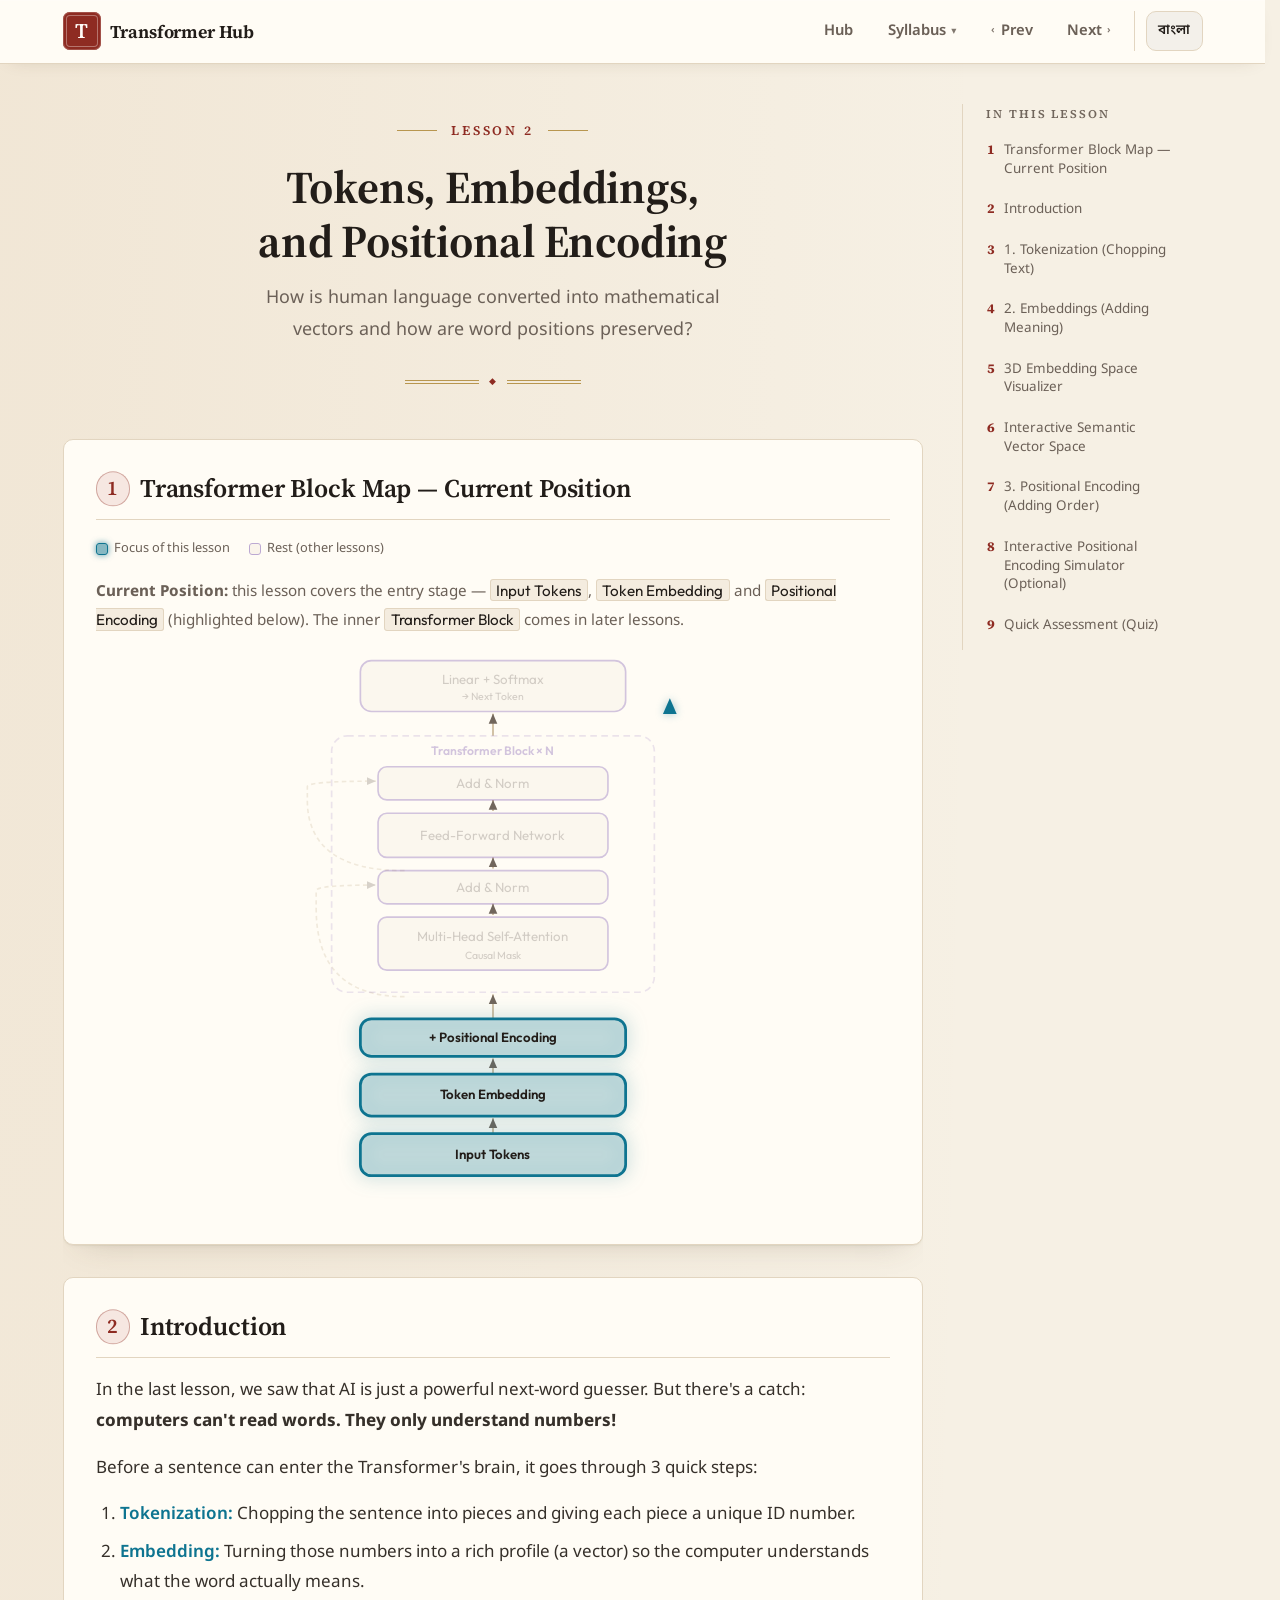
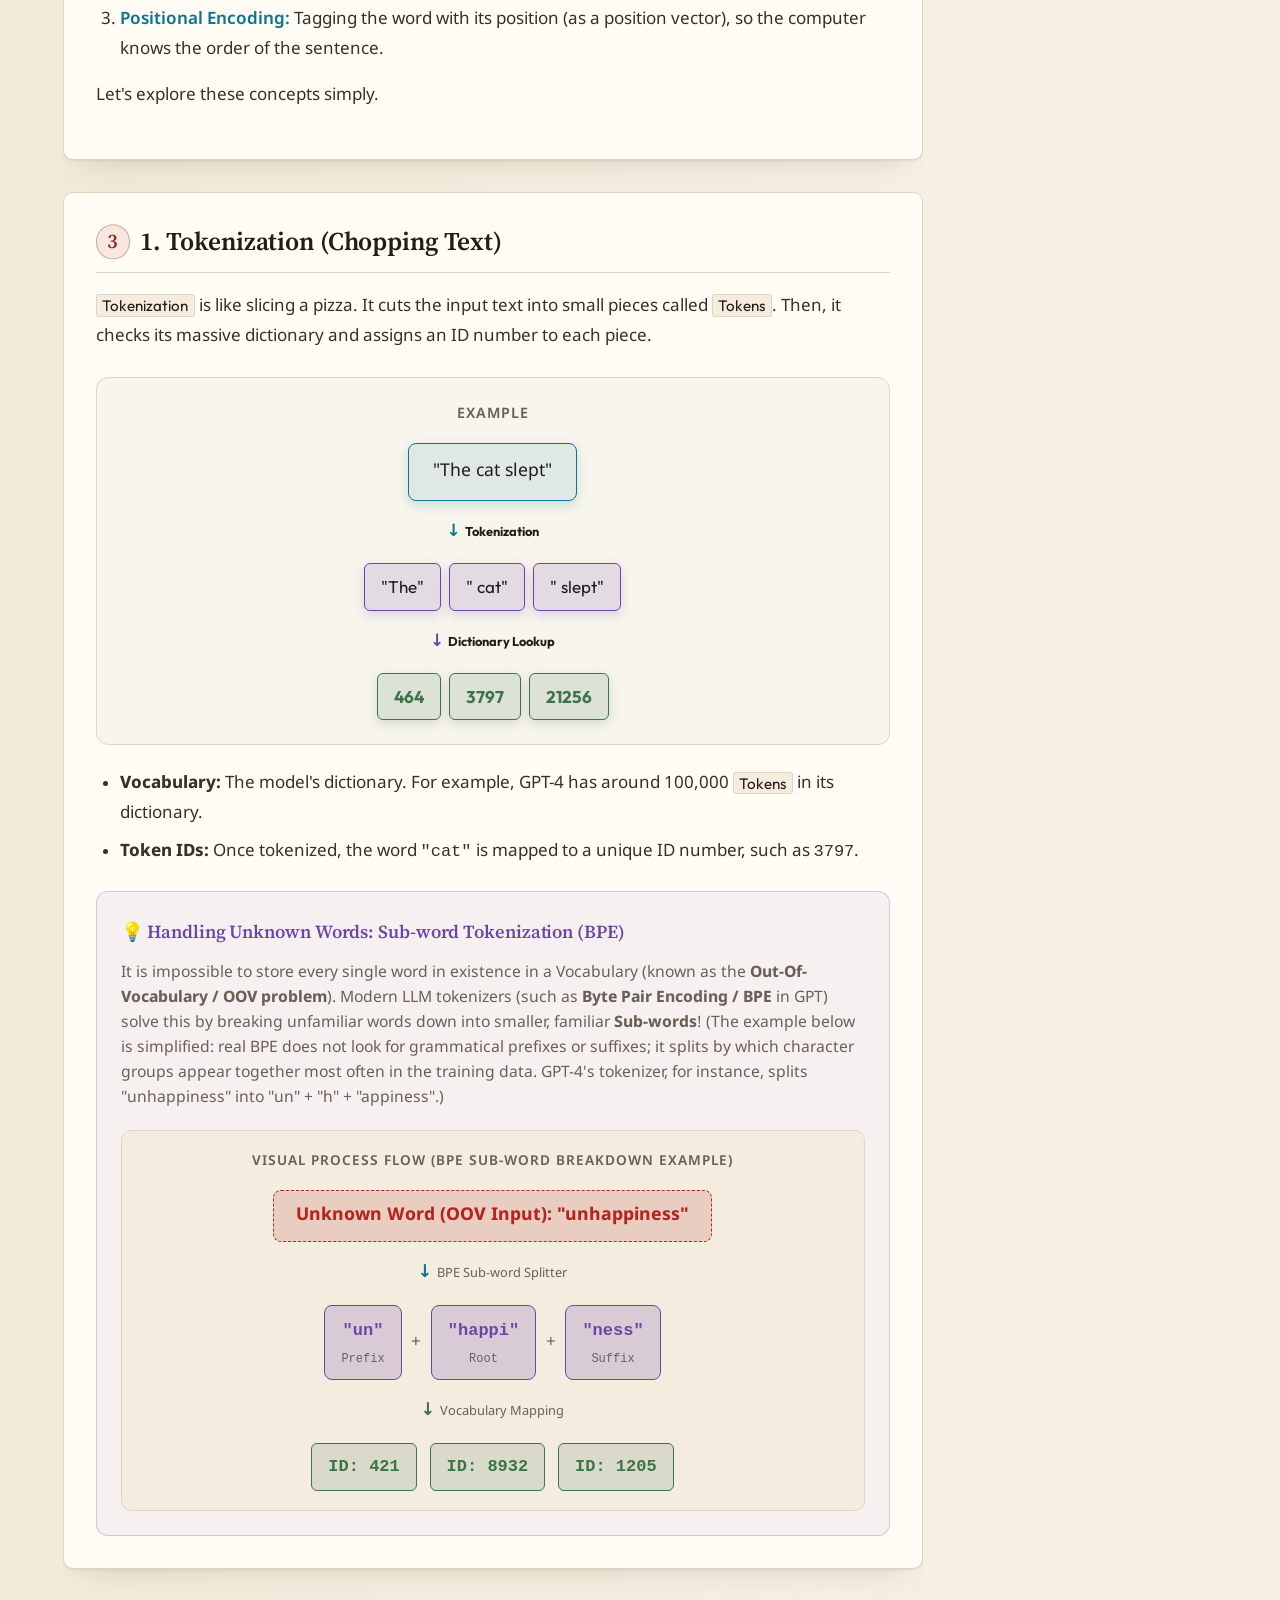
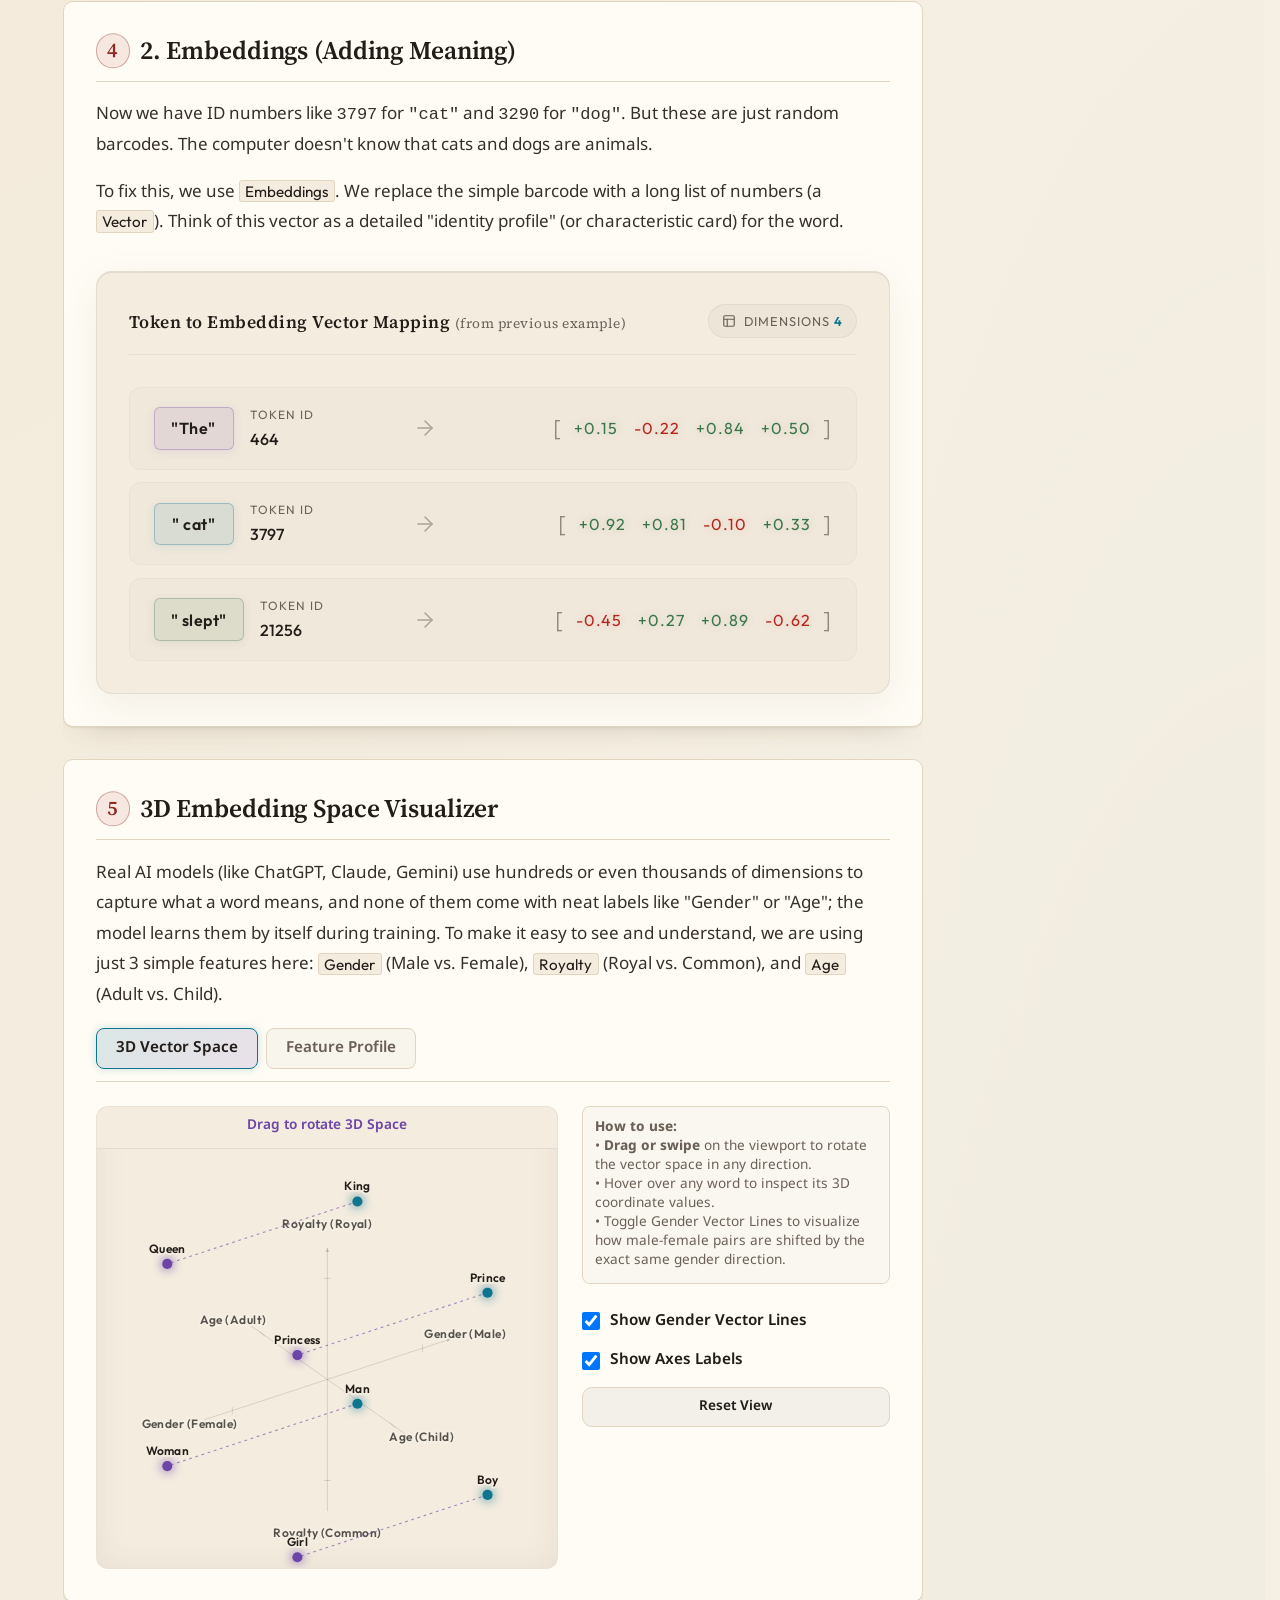
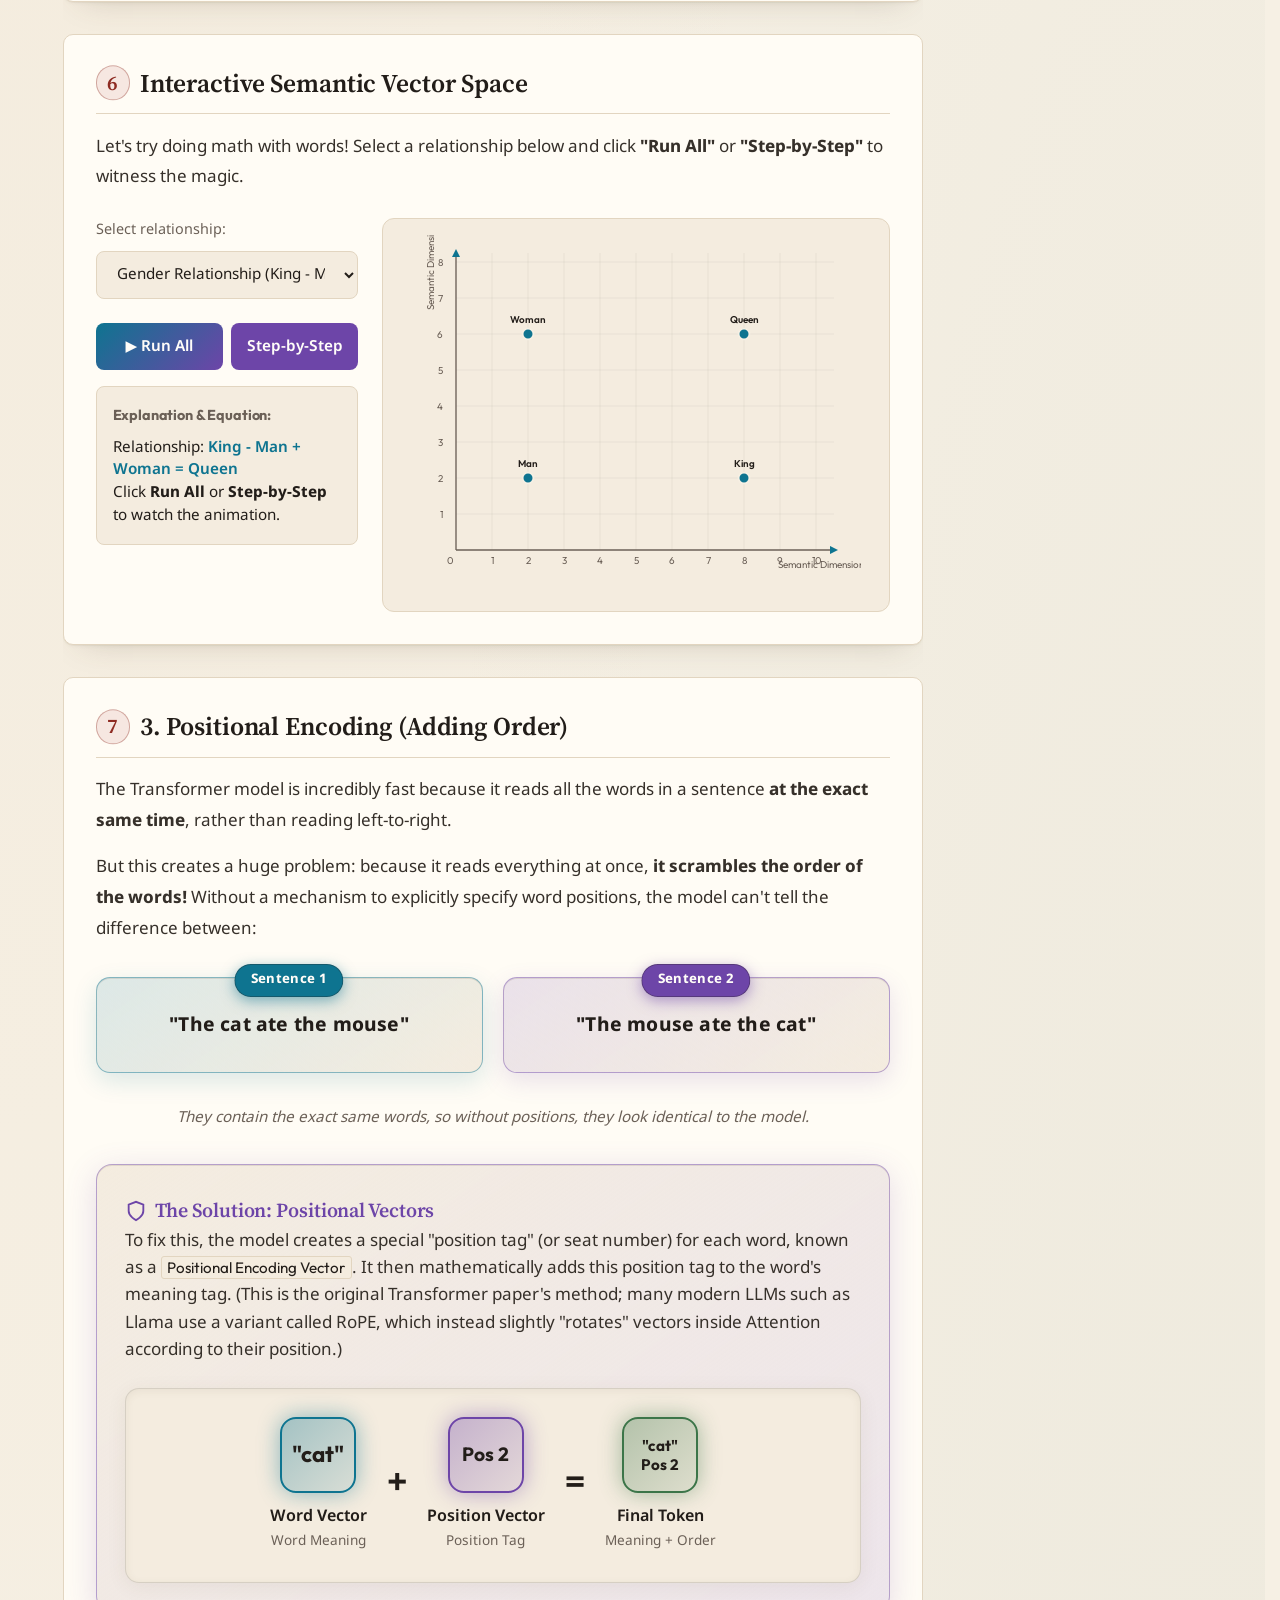
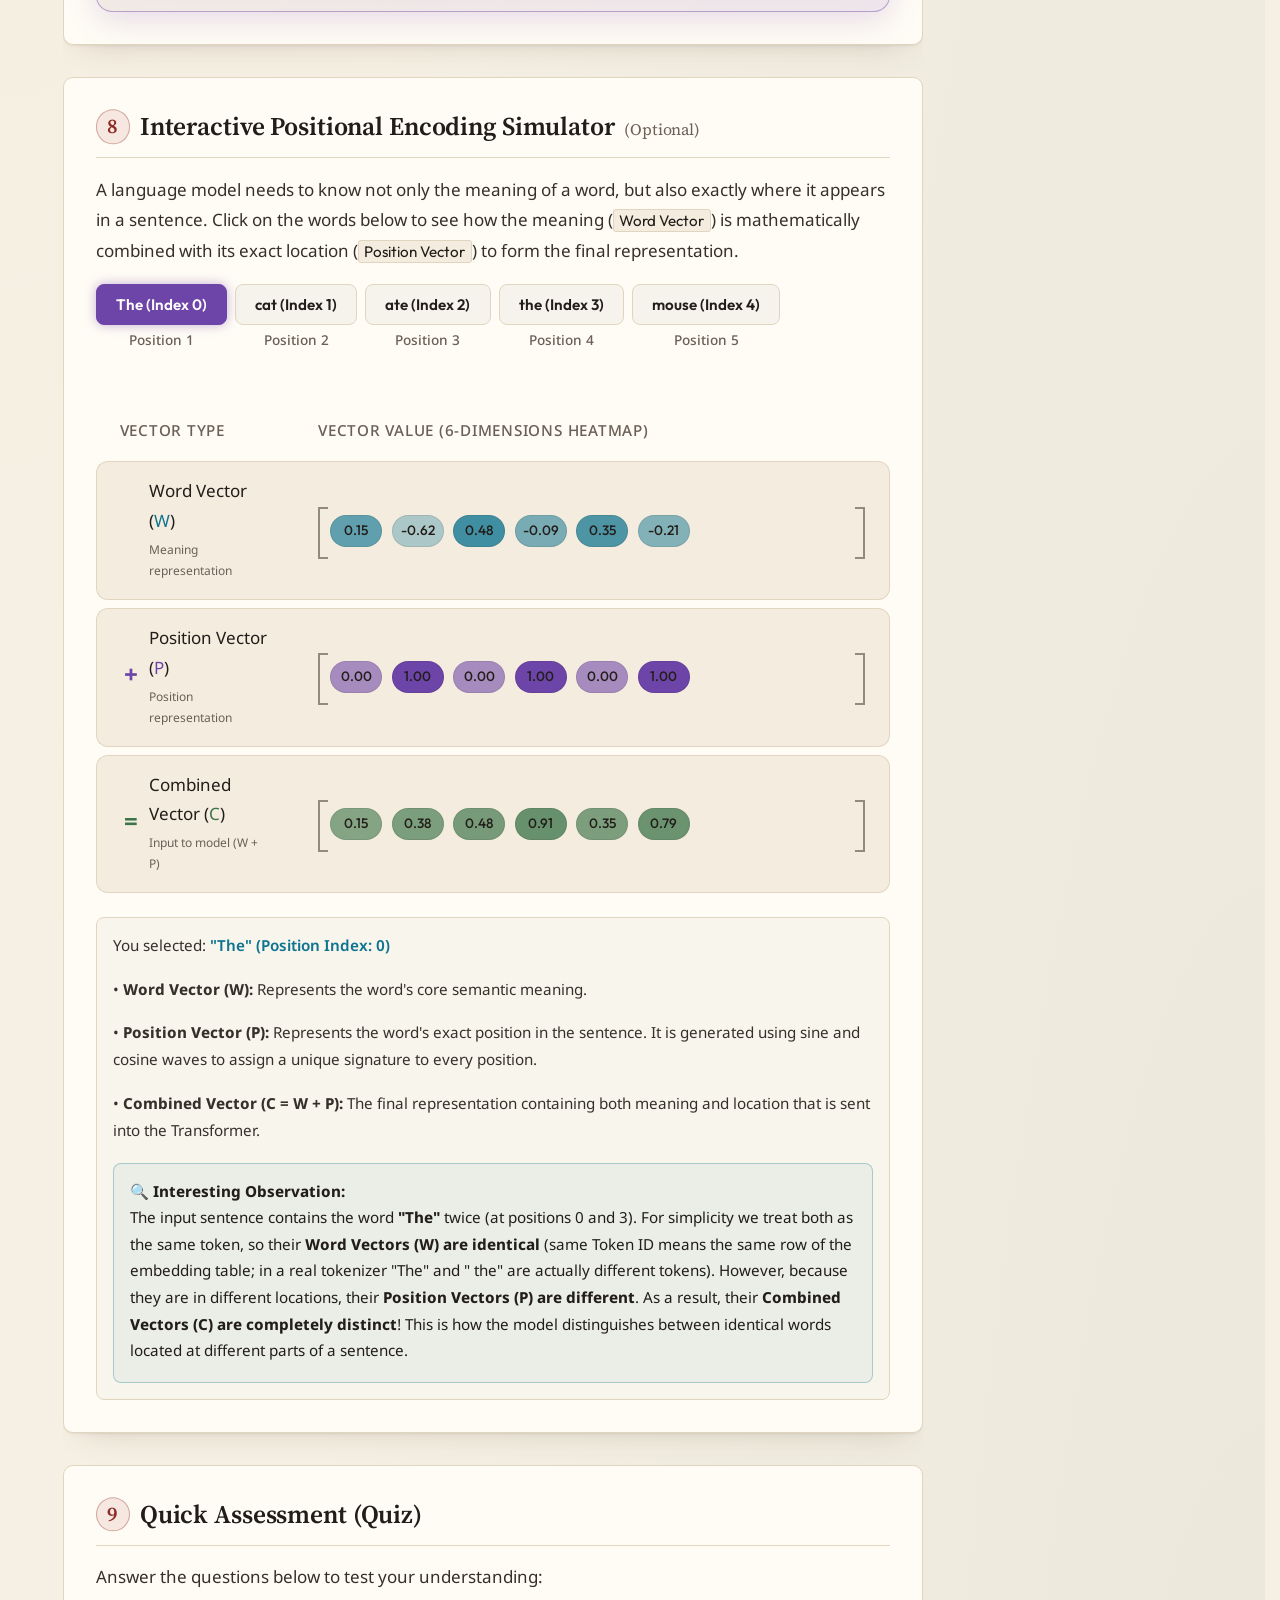
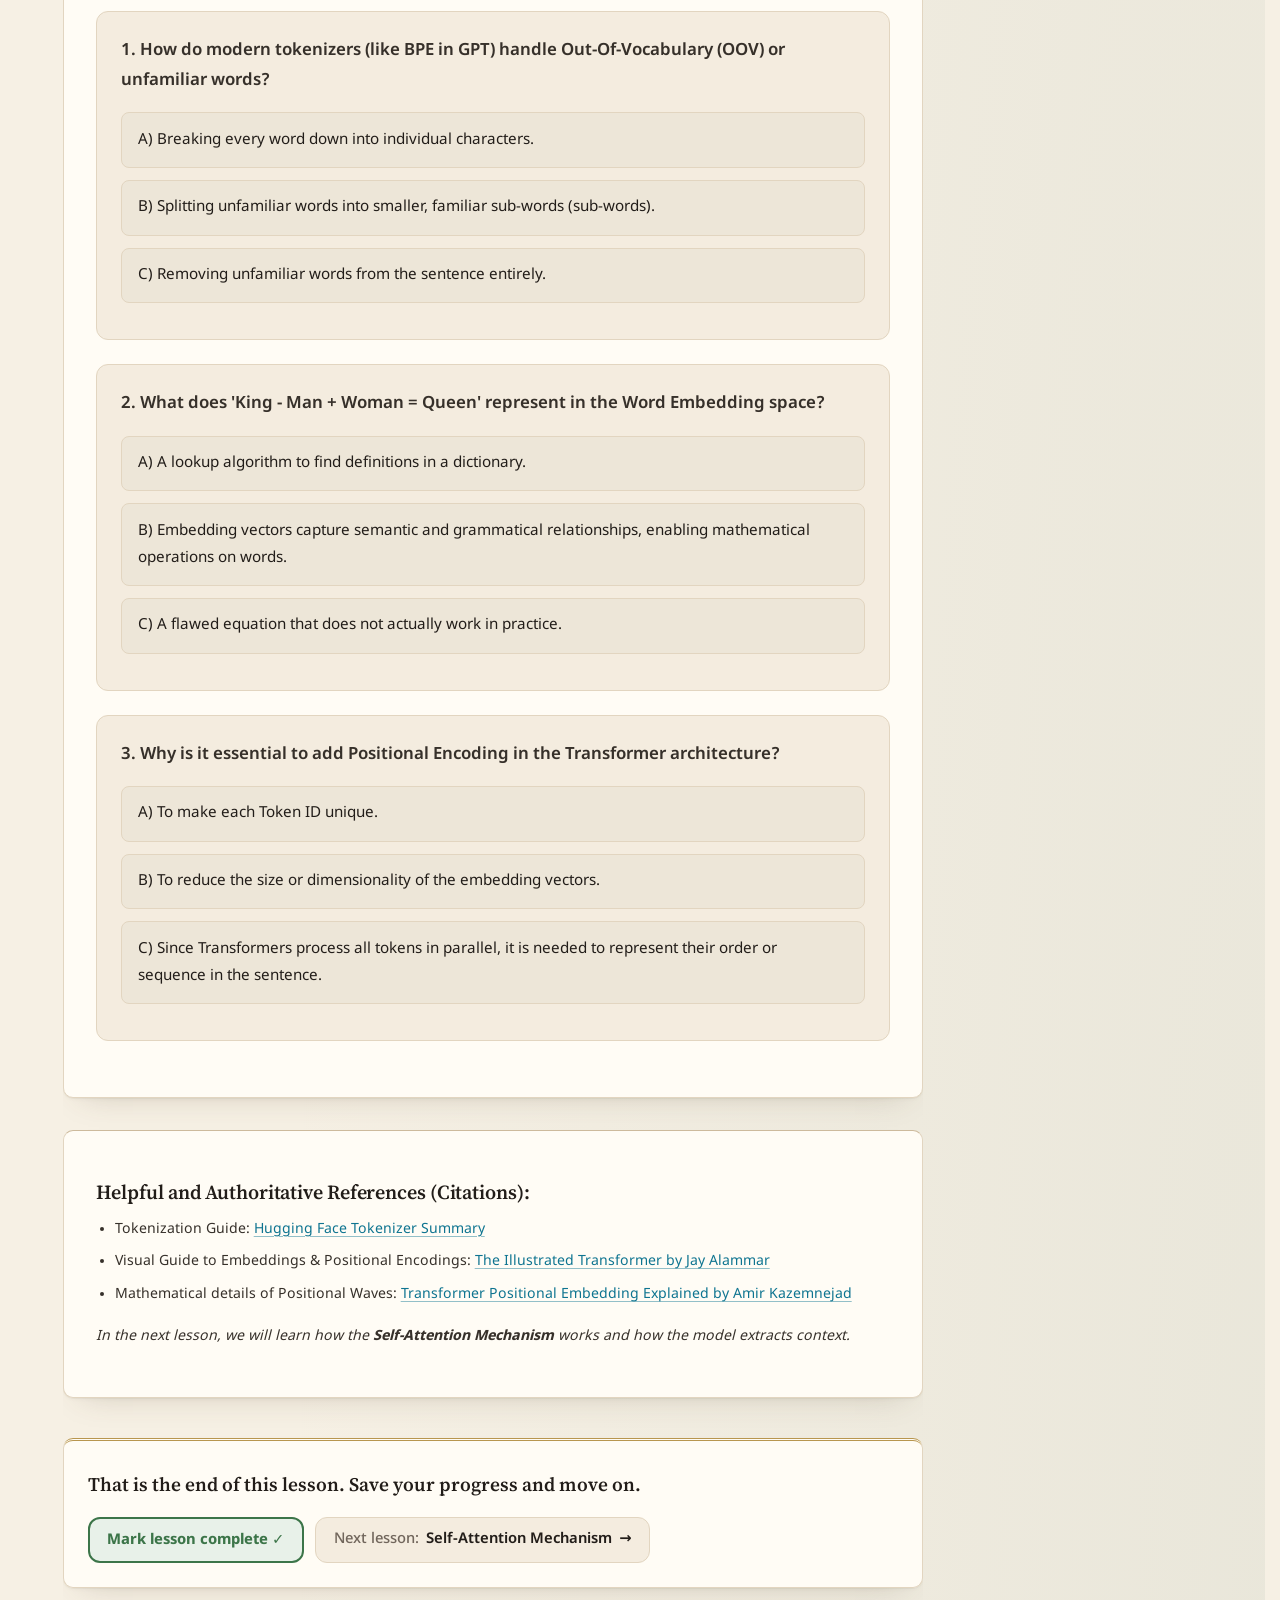
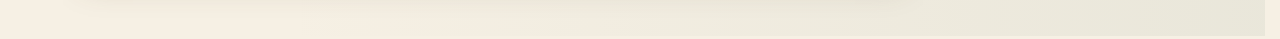
<file: lessons/0002-tokens-embeddings-positional-encoding-en.html>
<!DOCTYPE html>
<html lang="en">
<head>
    <meta charset="UTF-8">
    <meta name="viewport" content="width=device-width, initial-scale=1.0">
    <title>Lesson 2: Tokens, Embeddings, and Positional Encoding</title>
    <link rel="preconnect" href="https://fonts.googleapis.com">
    <link rel="preconnect" href="https://fonts.gstatic.com" crossorigin>
    <link href="https://fonts.googleapis.com/css2?family=Noto+Sans+Bengali:wght@400;500;600;700&family=Outfit:wght@300;400;600;700&display=swap" rel="stylesheet">
    <link rel="stylesheet" href="../assets/theme.css">
    <link rel="stylesheet" href="../assets/site-nav.css">
    <style>

        * {
            box-sizing: border-box;
            margin: 0;
            padding: 0;
        }

        body {
            font-family: var(--font-body);
            background-color: var(--bg-color);
            color: var(--text-primary);
            line-height: 1.75;
            font-size: 1.0625rem;
            padding: 2rem 1rem;
            min-height: 100vh;
            overflow-x: hidden;
            background-image:
                radial-gradient(at 0% 0%, rgba(196,146,86,.10) 0px, transparent 55%),
                radial-gradient(at 100% 100%, rgba(122,148,132,.10) 0px, transparent 55%);
        }

        h1, h2, h3, h4, h5, h6, .badge, .site-nav-brand-name, .sidebar-brand-name {
            font-family: var(--font-heading);
            letter-spacing: -0.01em;
        }

        .container {
            max-width: 860px;
            margin: 0 auto;
            position: relative;
            overflow-x: clip;
        }

        header {
            text-align: center;
            margin-bottom: 3rem;
        }

        .badge {
            background: linear-gradient(135deg, var(--accent-cyan), var(--accent-purple));
            color: var(--text-on-accent);
            padding: 0.3rem 1rem;
            border-radius: 50px;
            font-size: 0.85rem;
            font-weight: 600;
            text-transform: uppercase;
            letter-spacing: 0.05em;
            display: inline-block;
            margin-bottom: 1rem;
        }

        h1 {
            font-size: 2.3rem;
            font-weight: 700;
            margin-bottom: 0.5rem;
            color: var(--text-primary);
        }

        .subtitle {
            color: var(--text-secondary);
            font-size: 1.1rem;
        }

        .card {
            background: var(--card-bg);
            border: 1px solid var(--border-color);
            border-radius: 16px;
            padding: 2rem;
            margin-bottom: 2rem;
            box-shadow: var(--shadow);
        }

        h2 {
            font-size: 1.5rem;
            color: var(--accent-cyan);
            margin-bottom: 1rem;
            border-bottom: 1px solid var(--border-color);
            padding-bottom: 0.5rem;
            display: flex;
            align-items: center;
            gap: 0.5rem;
        }

        p {
            margin-bottom: 1rem;
            line-height: 1.8;
            color: var(--text-body);
        }

        .highlight {
            color: var(--accent-cyan);
            font-weight: 600;
        }

        .tech-term {
            font-family: var(--font-heading);
            background: var(--tint-neutral);
            padding: 0.1rem 0.4rem;
            border-radius: 4px;
            color: var(--text-primary);
            font-size: 0.95rem;
            border: 1px solid var(--border-color);
        }

        ul, ol {
            margin-bottom: 1rem;
            padding-left: 1.5rem;
            color: var(--text-body);
        }

        li {
            margin-bottom: 0.5rem;
        }

        /* Vector Space Visualizer Styles */
        .vector-container {
            display: flex;
            flex-direction: column;
            gap: 1.5rem;
            margin-top: 1.5rem;
        }

        @media (min-width: 768px) {
            .vector-container {
                flex-direction: row;
            }
        }

        .vector-controls {
            flex: 1;
            display: flex;
            flex-direction: column;
            gap: 1rem;
        }

        .vector-visualizer {
            flex: 1.8;
            background: var(--card-bg-alt);
            border: 1px solid var(--border-color);
            border-radius: 12px;
            padding: 1rem;
            display: flex;
            flex-direction: column;
            align-items: center;
            justify-content: center;
            min-height: 350px;
        }

        .svg-grid {
            width: 100%;
            height: auto;
            max-width: 450px;
        }

        .axis-label {
            fill: var(--text-secondary);
            font-size: 11px;
            font-family: var(--font-heading);
        }

        .grid-line {
            stroke: rgba(var(--ink-rgb), 0.06);
            stroke-width: 1;
        }

        .axis-line {
            stroke: var(--text-secondary);
            stroke-width: 1.5;
            fill: none;
        }

        .word-point {
            transition: all 0.3s ease;
        }

        .word-point circle {
            fill: var(--accent-cyan);
            stroke: var(--bg-color);
            stroke-width: 2;
            transition: all 0.3s;
        }

        .word-point text {
            fill: var(--text-primary);
            font-size: 11px;
            font-weight: 600;
            font-family: 'Outfit', 'Noto Sans Bengali', sans-serif;
        }

        /* Positional Encoding visualizer styles */
        .pe-selector {
            display: flex;
            gap: 0.5rem;
            margin-bottom: 1.5rem;
            flex-wrap: wrap;
        }

        .pe-word-btn {
            background: rgba(var(--ink-rgb), 0.04);
            border: 1px solid var(--border-color);
            color: var(--text-primary);
            padding: 0.6rem 1.2rem;
            border-radius: 8px;
            cursor: pointer;
            transition: all 0.2s;
            font-family: var(--font-heading);
            font-weight: 600;
        }

        .pe-word-btn:hover {
            background: rgba(var(--ink-rgb), 0.08);
            border-color: var(--accent-purple);
        }

        .pe-word-btn.active {
            background: var(--accent-purple);
            color: var(--text-on-accent);
            border-color: var(--accent-purple);
            box-shadow: 0 0 12px rgba(109, 69, 168, 0.4);
        }

        .vector-table {
            width: 100%;
            border-collapse: separate;
            border-spacing: 0 0.5rem;
            margin-top: 1rem;
            background: transparent;
            border: none;
        }

        .vector-table th, .vector-table td {
            padding: 1rem 1.5rem;
            text-align: left;
            border: none;
            background: var(--card-bg-alt);
        }

        .vector-table tbody tr td:first-child {
            border-top-left-radius: 12px;
            border-bottom-left-radius: 12px;
            border-left: 1px solid var(--border-color);
            border-top: 1px solid var(--border-color);
            border-bottom: 1px solid var(--border-color);
        }

        .vector-table tbody tr td:last-child {
            border-top-right-radius: 12px;
            border-bottom-right-radius: 12px;
            border-right: 1px solid var(--border-color);
            border-top: 1px solid var(--border-color);
            border-bottom: 1px solid var(--border-color);
        }

        .vector-table th {
            color: var(--text-secondary);
            font-weight: 500;
            font-size: 0.95rem;
            text-transform: uppercase;
            letter-spacing: 0.05em;
            padding-bottom: 0.5rem;
            background: transparent;
        }

        .vector-display-row {
            display: flex;
            gap: 0.6rem;
            align-items: center;
            position: relative;
            padding: 8px 12px;    
        }
        
        .vector-display-row::before, .vector-display-row::after {
            content: '';
            width: 8px;
            height: 100%;
            position: absolute;
            top: 0;
            border-top: 2px solid var(--text-secondary);
            border-bottom: 2px solid var(--text-secondary);
            opacity: 0.7;
        }
        .vector-display-row::before {
            left: 0;
            border-left: 2px solid var(--text-secondary);
        }
        .vector-display-row::after {
            right: 0;
            border-right: 2px solid var(--text-secondary);
        }

        .vector-block {
            width: 52px;
            height: 32px;
            display: inline-flex;
            align-items: center;
            justify-content: center;
            font-family: 'Outfit', 'Georgia', serif;
            font-size: 0.85rem;
            font-weight: 500;
            border-radius: 16px;
            color: var(--text-primary);
            transition: transform 0.25s cubic-bezier(0.34, 1.56, 0.64, 1),
                        background-color 0.2s ease,
                        border-color 0.2s ease,
                        box-shadow 0.2s ease;
            flex-shrink: 0;
            position: relative;
            cursor: default;
            border: 1px solid rgba(var(--ink-rgb), 0.1);
        }

        .vector-math-symbol {
            font-size: 1.5rem;
            color: var(--text-secondary);
            display: flex;
            align-items: center;
            justify-content: center;
            padding: 0 0.5rem;
        }

        .formula-box {
            font-family: var(--font-heading);
            background: rgba(var(--ink-rgb), 0.03);
            border: 1px solid var(--border-color);
            padding: 0.75rem;
            border-radius: 8px;
            text-align: center;
            font-size: 0.95rem;
            margin-top: 1rem;
            color: var(--accent-cyan);
        }

        /* Positional Encoding wave visualizer styles */
        .pe-simulator-layout {
            display: flex;
            flex-direction: column;
            gap: 1.5rem;
            margin-top: 1.5rem;
        }

        .pe-table-section {
            width: 100%;
            transition: width 0.3s ease;
        }

        .vector-block.active-dim {
            border-color: var(--border-color) !important;
            box-shadow: 0 0 12px rgba(90, 70, 45, 0.45);
            transform: scale(1.15); /* Pop out scale */
            z-index: 10;
        }

        /* Quiz Styles */
        .quiz-question {
            background: var(--card-bg-alt);
            border: 1px solid var(--border-color);
            border-radius: 12px;
            padding: 1.5rem;
            margin-bottom: 1.5rem;
        }

        .quiz-q-text {
            font-weight: 600;
            font-size: 1.05rem;
            margin-bottom: 1rem;
        }

        .quiz-option {
            display: block;
            background: rgba(var(--ink-rgb), 0.03);
            border: 1px solid var(--border-color);
            padding: 0.85rem 1rem;
            border-radius: 8px;
            margin-bottom: 0.75rem;
            cursor: pointer;
            transition: all 0.2s;
            font-size: 0.95rem;
        }

        .quiz-option:hover {
            background: rgba(var(--ink-rgb), 0.08);
            border-color: var(--accent-cyan);
        }

        .quiz-option.correct {
            background: rgba(60, 117, 73, 0.15);
            border-color: var(--accent-green);
        }

        .quiz-option.incorrect {
            background: rgba(179, 38, 30, 0.15);
            border-color: var(--accent-red);
        }

        .quiz-feedback {
            margin-top: 0.75rem;
            padding: 0.75rem 1rem;
            border-radius: 8px;
            display: none;
            font-weight: 600;
            font-size: 0.9rem;
        }

        .quiz-feedback.success {
            background: rgba(60, 117, 73, 0.1);
            color: var(--accent-green);
            border: 1px solid rgba(60, 117, 73, 0.2);
            display: block;
        }

        .quiz-feedback.error {
            background: rgba(179, 38, 30, 0.1);
            color: var(--accent-red);
            border: 1px solid rgba(179, 38, 30, 0.2);
            display: block;
        }

        /* Citations */
        .citations {
            font-size: 0.9rem;
            color: var(--text-secondary);
            border-top: 1px solid var(--border-color);
            padding-top: 1rem;
            margin-top: 2rem;
        }

        .citations a {
            color: var(--accent-cyan);
            text-decoration: none;
        }

        .citations a:hover {
            text-decoration: underline;
        }

        footer {
            text-align: center;
            margin-top: 4rem;
            color: var(--text-secondary);
            font-size: 0.85rem;
        }

        select, button {
            background: var(--card-bg-alt);
            border: 1px solid var(--border-color);
            color: var(--text-primary);
            padding: 0.75rem 1rem;
            border-radius: 8px;
            font-size: 0.95rem;
            outline: none;
            font-family: inherit;
        }

        select {
            cursor: pointer;
            width: 100%;
        }

        button {
            background: linear-gradient(135deg, var(--accent-cyan), var(--accent-purple));
            border: none;
            font-weight: 600;
            cursor: pointer;
            transition: opacity 0.2s;
        }

        button:hover {
            opacity: 0.9;
        }

        @keyframes popIn {
            from { transform: scale(0.97); opacity: 0; }
            to { transform: scale(1); opacity: 1; }
        }




























        /* Positional & Sentence Diagram Box Styles */
        .sentence-compare-container {
            display: flex;
            gap: 1.25rem;
            margin: 2rem 0;
            flex-wrap: wrap;
        }

        .sentence-compare-box {
            flex: 1;
            min-width: 260px;
            padding: 1.5rem 1.25rem 1.25rem;
            border-radius: 14px;
            text-align: center;
            position: relative;
            transition: transform 0.3s cubic-bezier(0.4, 0, 0.2, 1), box-shadow 0.3s ease, border-color 0.3s ease;
        }

        /* Sentence 1 (Cyan/Blue Theme - Non-Warning) */
        .sentence-compare-box.sentence-1 {
            background: linear-gradient(145deg, rgba(14, 116, 144, 0.14), var(--card-bg-alt));
            border: 1.5px solid rgba(14, 116, 144, 0.45);
            box-shadow: 0 8px 25px rgba(14, 116, 144, 0.15), inset 0 1px 0 rgba(90, 70, 45, 0.12);
        }
        .sentence-compare-box.sentence-1:hover {
            transform: translateY(-3px);
            border-color: rgba(14, 116, 144, 0.75);
            box-shadow: 0 12px 30px rgba(14, 116, 144, 0.28), inset 0 1px 0 rgba(90, 70, 45, 0.2);
        }
        .sentence-compare-box.sentence-1 .sentence-badge {
            background: linear-gradient(135deg, var(--accent-cyan), var(--accent-cyan));
            box-shadow: 0 4px 14px rgba(14, 116, 144, 0.5);
            border: 1px solid rgba(var(--ink-rgb), 0.3);
        }

        /* Sentence 2 (Indigo/Purple Theme - Non-Warning) */
        .sentence-compare-box.sentence-2 {
            background: linear-gradient(145deg, rgba(109, 69, 168, 0.14), var(--card-bg-alt));
            border: 1.5px solid rgba(109, 69, 168, 0.45);
            box-shadow: 0 8px 25px rgba(109, 69, 168, 0.15), inset 0 1px 0 rgba(90, 70, 45, 0.12);
        }
        .sentence-compare-box.sentence-2:hover {
            transform: translateY(-3px);
            border-color: rgba(109, 69, 168, 0.75);
            box-shadow: 0 12px 30px rgba(109, 69, 168, 0.28), inset 0 1px 0 rgba(90, 70, 45, 0.2);
        }
        .sentence-compare-box.sentence-2 .sentence-badge {
            background: linear-gradient(135deg, var(--accent-purple), var(--accent-purple));
            box-shadow: 0 4px 14px rgba(109, 69, 168, 0.5);
            border: 1px solid rgba(var(--ink-rgb), 0.3);
        }

        .sentence-badge {
            position: absolute;
            top: -14px;
            left: 50%;
            transform: translateX(-50%);
            color: var(--text-on-accent);
            padding: 0.25rem 0.95rem;
            border-radius: 20px;
            font-size: 0.82rem;
            font-weight: 700;
            letter-spacing: 0.03em;
            text-shadow: 0 1px 2px rgba(90, 70, 45, .07);
        }

        .sentence-text {
            font-size: 1.2rem;
            font-weight: 700;
            margin-bottom: 0.5rem;
            margin-top: 0.5rem;
            color: var(--text-primary);
            letter-spacing: 0.01em;
        }

        .sentence-subtext {
            color: var(--text-body);
            font-size: 0.95rem;
            font-weight: 500;
        }

        /* Solution Container & Positional Vector Diagram Layout */
        .pos-solution-box {
            background: linear-gradient(145deg, var(--card-bg-alt), rgba(109, 69, 168, 0.12));
            border: 1.5px solid rgba(109, 69, 168, 0.45);
            padding: 1.75rem;
            border-radius: 16px;
            margin-top: 2rem;
            box-shadow: 0 8px 32px rgba(109, 69, 168, 0.18), inset 0 1px 0 rgba(90, 70, 45, 0.12);
        }

        .pos-vector-diagram {
            display: flex;
            align-items: center;
            justify-content: center;
            gap: 1.25rem;
            background: linear-gradient(135deg, var(--card-bg-alt), var(--card-bg-alt));
            padding: 1.75rem 1.25rem;
            border-radius: 14px;
            border: 1.5px solid rgba(var(--ink-rgb), 0.14);
            box-shadow: inset 0 2px 8px rgba(90, 70, 45, .07), 0 4px 20px rgba(90, 70, 45, .07);
            flex-direction: row;
        }

        .pos-vector-box {
            width: 76px;
            height: 76px;
            border-radius: 16px;
            display: flex;
            align-items: center;
            justify-content: center;
            margin: 0 auto 0.6rem;
            font-family: var(--font-heading);
            font-weight: 700;
            transition: transform 0.3s cubic-bezier(0.34, 1.56, 0.64, 1), box-shadow 0.3s ease;
        }

        .pos-vector-box:hover {
            transform: translateY(-4px) scale(1.05);
        }

        .pos-vector-box.cyan {
            background: linear-gradient(135deg, rgba(14, 116, 144, 0.35), rgba(14, 116, 144, 0.12));
            border: 2px solid var(--accent-cyan);
            color: var(--text-primary);
            box-shadow: 0 0 22px rgba(14, 116, 144, 0.45);
        }

        .pos-vector-box.purple {
            background: linear-gradient(135deg, rgba(109, 69, 168, 0.35), rgba(109, 69, 168, 0.12));
            border: 2px solid var(--accent-purple);
            color: var(--text-primary);
            box-shadow: 0 0 22px rgba(109, 69, 168, 0.45);
        }

        .pos-vector-box.green {
            background: linear-gradient(135deg, rgba(60, 117, 73, 0.35), rgba(60, 117, 73, 0.12));
            border: 2px solid var(--accent-green);
            color: var(--text-primary);
            box-shadow: 0 0 22px rgba(60, 117, 73, 0.45);
        }

        .pos-vector-math {
            font-size: 2.2rem;
            font-weight: 700;
            color: var(--text-primary);
        }

        @media (max-width: 768px) {
            .pos-vector-diagram {
                flex-direction: column;
                gap: 0.75rem;
            }
            .pos-vector-math {
                margin: 0.2rem 0;
            }
        }

        /* SVG Vector Visualizer Overrides (Lesson 2) */






        
        
        


        

        

        /* Transitions */
        *, *::before, *::after {
            transition: background-color 0.3s ease, border-color 0.3s ease, color 0.3s ease, box-shadow 0.3s ease;
        }

        /* ===== Cross-device: responsive, touch, accessibility & performance ===== */
        /* Fluid hero heading so it scales down on small screens */
        h1 {
            font-size: clamp(1.6rem, 5vw, 2.5rem);
        }

        /* Visible keyboard-focus indicator */
        a:focus-visible,
        button:focus-visible,
        select:focus-visible,
        input:focus-visible,
        [tabindex]:focus-visible,
        .quiz-option:focus-visible {
            outline: 2px solid var(--accent-cyan);
            outline-offset: 2px;
        }

        /* Touch & small-screen layout (mobile-first priority) */
        @media (max-width: 768px) {
            body {
                padding: 1.25rem 0.85rem;
            }
            .container {
                max-width: 100%;
            }
            .card {
                padding: 1.25rem;
            }
            .simulator {
                padding: 1rem;
            }
            .sim-input-group {
                flex-direction: column;
            }
            /* Comfortable touch targets */
            .tab-btn,
            .quiz-option,
            select,
            button {
                min-height: 44px;
            }
            .card,
            .simulator {
            }
        }

        /* Respect users who prefer reduced motion */
        @media (prefers-reduced-motion: reduce) {
            *, *::before, *::after {
                animation-duration: 0.001ms !important;
                animation-iteration-count: 1 !important;
                transition-duration: 0.001ms !important;
                scroll-behavior: auto !important;
            }
        }

        /* per-lesson overflow fix */
        /* Wide vector table scrolls horizontally on small screens */
        @media (max-width: 767px) {
            .vector-table {
                display: block;
                overflow-x: auto;
                -webkit-overflow-scrolling: touch;
                white-space: nowrap;
            }
            .vector-table th, .vector-table td { padding: 0.65rem; }
        }
    
        /* ===== Shared Site Navbar ===== */

    
/* tb-map styles */
.tb-architecture-map .tb-map-svg {
    width: 100%; max-width: 420px; height: auto; display: block;
    margin: 0.5rem auto 1rem; overflow: visible;
}
.tb-map-svg text { text-anchor: middle; font-family: var(--font-heading); font-size: 12px; }
.tb-map-svg .tb-sub { font-size: 9.5px; }
.tb-node rect, .tb-node circle {
    fill: var(--card-bg-alt); stroke: var(--accent-purple); stroke-width: 1.5;
    transition: all 0.35s ease;
}
.tb-node text { fill: var(--text-secondary); transition: all 0.35s ease; }
.tb-node.active rect, .tb-node.active circle {
    fill: rgba(14, 116, 144, 0.18); stroke: var(--accent-cyan); stroke-width: 2.5;
    filter: drop-shadow(0 0 8px rgba(14, 116, 144, 0.55));
}
.tb-node.active text { fill: var(--text-primary); font-weight: 600; }
.tb-node.dim { opacity: 0.3; }
.tb-block .tb-block-outline {
    fill: none; stroke: rgba(109, 69, 168, 0.45); stroke-width: 1.5;
    stroke-dasharray: 6 4; transition: all 0.35s ease;
}
.tb-block .tb-block-label { fill: var(--accent-purple); font-size: 11px; font-weight: 600; transition: all 0.35s ease; }
.tb-block.active .tb-block-outline { stroke: var(--accent-cyan); stroke-width: 2; filter: drop-shadow(0 0 6px rgba(14, 116, 144, 0.5)); }
.tb-block.active .tb-block-label { fill: var(--accent-cyan); }
.tb-block.dim { opacity: 0.3; }
.tb-flow { fill: none; stroke: var(--border-strong); stroke-width: 1.6; }
.tb-skip {
    fill: none; stroke: var(--border-strong); stroke-width: 1.5; stroke-dasharray: 4 3;
    transition: all 0.35s ease;
}
.tb-skip.active { stroke: var(--accent-green); stroke-width: 2.2; filter: drop-shadow(0 0 5px rgba(60, 117, 73, 0.55)); }
.tb-skip.dim { opacity: 0.28; }
.tb-map-caption { font-size: 0.95rem; color: var(--text-secondary); margin-bottom: 0; }
.tb-map-legend { display: flex; gap: 1.2rem; flex-wrap: wrap; font-size: 0.8rem; color: var(--text-secondary); margin: 0.2rem 0 1rem; }
.tb-map-legend span { display: inline-flex; align-items: center; gap: 0.4rem; }
.tb-legend-dot { width: 12px; height: 12px; border-radius: 3px; display: inline-block; }
.tb-legend-active { background: rgba(14, 116, 144, 0.5); box-shadow: 0 0 6px rgba(14, 116, 144, 0.7); border: 1px solid var(--accent-cyan); }
.tb-legend-rest { background: var(--card-bg-alt); border: 1px solid var(--accent-purple); opacity: 0.45; }

.tb-main-flow {
    stroke-dasharray: 8 6;
    animation: flow-up 1s linear infinite;
    filter: drop-shadow(0 0 4px rgba(14, 116, 144, 0.4));
}
@keyframes flow-up {
    to { stroke-dashoffset: -14; }
}

/* 3D Embedding Space Styles */
.collapsible-card {
    transition: all 0.3s ease;
}
.collapsible-card .card-header {
    display: flex;
    justify-content: space-between;
    align-items: center;
    cursor: pointer;
    user-select: none;
}
.collapsible-card .card-header h2 {
    margin-bottom: 0;
    border-bottom: none;
    padding-bottom: 0;
}
.collapsible-card .collapse-toggle {
    background: rgba(var(--ink-rgb), 0.05);
    border: 1px solid var(--border-color);
    color: var(--text-primary);
    width: 36px;
    height: 36px;
    border-radius: 8px;
    display: flex;
    align-items: center;
    justify-content: center;
    font-size: 1.2rem;
    transition: background 0.2s, transform 0.3s ease;
}
.collapsible-card.collapsed .collapse-toggle {
    transform: rotate(-90deg);
}
.collapsible-card .card-content {
    display: grid;
    grid-template-rows: 1fr;
    transition: grid-template-rows 0.3s ease;
}
.collapsible-card.collapsed .card-content {
    grid-template-rows: 0fr;
}
.collapsible-card .card-content-inner {
    overflow: hidden;
    margin-top: 1.5rem;
}

/* Tabs */
.visualizer-tabs {
    display: flex;
    gap: 0.5rem;
    margin-bottom: 1.5rem;
    border-bottom: 1px solid var(--border-color);
    padding-bottom: 0.75rem;
}
.visualizer-tab-btn {
    background: rgba(var(--ink-rgb), 0.03);
    border: 1px solid var(--border-color);
    color: var(--text-secondary);
    padding: 0.6rem 1.2rem;
    border-radius: 8px;
    cursor: pointer;
    font-weight: 600;
    font-family: inherit;
    transition: all 0.25s ease;
}
.visualizer-tab-btn:hover {
    color: var(--text-primary);
    background: rgba(var(--ink-rgb), 0.08);
}
.visualizer-tab-btn.active {
    background: linear-gradient(135deg, rgba(14, 116, 144, 0.15), rgba(109, 69, 168, 0.15));
    border-color: var(--accent-cyan);
    color: var(--text-primary);
    box-shadow: 0 0 10px rgba(14, 116, 144, 0.2);
}

.visualizer-view {
    display: none;
}
.visualizer-view.active {
    display: block;
}

/* 3D view styling */
.three-d-container {
    display: flex;
    flex-direction: row;
    gap: 1.5rem;
}
@media (max-width: 768px) {
    .three-d-container {
        flex-direction: column;
    }
}
.three-d-viewport-wrapper {
    flex: 1.2;
    background: radial-gradient(circle at center, var(--card-bg-alt) 0%, var(--card-bg-alt) 100%);
    border: 1px solid rgba(var(--ink-rgb), 0.05);
    border-radius: 12px;
    box-shadow: inset 0 0 32px rgba(90, 70, 45, .07);
    position: relative;
    cursor: grab;
    user-select: none;
    overflow: hidden;
    aspect-ratio: 1 / 1;
    display: flex;
    flex-direction: column;
}
.three-d-viewport-wrapper:active {
    cursor: grabbing;
}
.three-d-svg {
    flex: 1;
    width: 100%;
    height: 100%;
    display: block;
    overflow: visible;
}
.three-d-controls {
    flex: 0.8;
    display: flex;
    flex-direction: column;
    gap: 1rem;
}
.three-d-tooltip {
    width: 100%;
    box-sizing: border-box;
    background: var(--card-bg-alt);
    border-bottom: 1px solid rgba(var(--ink-rgb), 0.08);
    padding: 0.5rem 1rem;
    color: var(--accent-purple);
    font-weight: 600;
    text-align: center;
    font-size: 0.85rem;
    z-index: 10;
    pointer-events: none;
    display: flex;
    align-items: center;
    justify-content: center;
    min-height: 42px;
}
.three-d-guide-text {
    font-size: 0.85rem;
    color: var(--text-secondary);
    line-height: 1.4;
    background: rgba(var(--ink-rgb), 0.02);
    border: 1px solid var(--border-color);
    padding: 0.75rem;
    border-radius: 8px;
}

/* Grid & Dots styling */
.three-d-axis {
    stroke-width: 1;
    stroke-linecap: round;
    stroke: rgba(var(--ink-rgb), 0.15);
}
.three-d-axis-dash {
    stroke-width: 1;
    stroke-dasharray: 4 4;
}
.three-d-axis-label {
    font-family: 'Outfit', 'Noto Sans Bengali', sans-serif;
    font-size: 13px;
    fill: rgba(var(--ink-rgb), 0.75);
    font-weight: 600;
    paint-order: stroke;
    stroke: var(--bg-color);
    stroke-width: 4px;
    stroke-linejoin: round;
    letter-spacing: 0.5px;
}
.three-d-axis-limit-label {
    font-family: 'Outfit', 'Noto Sans Bengali', sans-serif;
    font-size: 9.5px;
    fill: rgba(var(--ink-rgb), 0.4);
    opacity: 0.7;
}
.three-d-word-node {
    cursor: pointer;
}
.three-d-word-node circle {
    stroke-width: 0;
    transition: r 0.2s ease, filter 0.2s ease;
}
.three-d-word-node:hover circle {
    r: 7.5;
    filter: drop-shadow(0 0 8px var(--node-color));
}
.three-d-word-node text {
    font-family: 'Outfit', 'Noto Sans Bengali', sans-serif;
    font-size: 13px;
    fill: var(--text-primary);
    font-weight: 600;
    paint-order: stroke;
    stroke: var(--card-bg-alt);
    stroke-width: 4px;
    stroke-linejoin: round;
    pointer-events: none;
    letter-spacing: 0.3px;
    transition: fill 0.2s ease;
}
.three-d-word-node:hover text,
.three-d-word-node.highlighted text {
    fill: var(--node-color);
    font-weight: 700;
}
.three-d-word-node.highlighted circle {
    r: 9;
    filter: drop-shadow(0 0 10px var(--node-color));
}
.three-d-relation-line {
    fill: none;
    stroke-width: 1.2;
    stroke-dasharray: 3 4;
    opacity: 0.6;
}

/* Heatmap Grid View styling */
.heatmap-table-container {
    overflow-x: auto;
    border: 1px solid var(--border-color);
    border-radius: 12px;
    background: var(--card-bg-alt);
}
.heatmap-table {
    width: 100%;
    border-collapse: collapse;
    font-size: 0.92rem;
    text-align: left;
}
.heatmap-table th, .heatmap-table td {
    padding: 0.85rem 1rem;
    border-bottom: 1px solid var(--border-color);
}
.heatmap-table th {
    background: var(--card-bg-alt);
    color: var(--text-primary);
    font-weight: 600;
}
.heatmap-table tbody tr:hover {
    background: rgba(var(--ink-rgb), 0.02);
}
.heatmap-cell {
    font-weight: 700;
    font-family: var(--font-heading);
    border-radius: 6px;
    text-align: center;
    min-width: 60px;
    transition: all 0.25s ease;
}
.heatmap-word {
    font-weight: 600;
    color: var(--accent-cyan);
}

    
        /* Padding lives here, not inline, so phones can reclaim the ~40px the
           2rem gutter was taking from an already-narrow scrolling panel. */
        .embed-panel { padding: 2rem; }
        @media (max-width: 600px) { .embed-panel { padding: 0.9rem; } }

        /* ===== Mobile interactives (phones & tablets) =====
           Desktop (>900px) is untouched; see docs/AGENTS.md. */
        /* Gradient buttons need the on-accent ink (was near-black, 2.4–3:1). */
        #run-math-btn, #step-math-btn, #next-step-btn { color: var(--text-on-accent); }
        @media (max-width: 600px) {
            /* Token → embedding rows: wrap instead of a 600px row whose vector
               (the point of the panel) sat off-screen. */
            .embed-panel [style*="min-width: 600px"] {
                min-width: 0 !important;
                flex-wrap: wrap;
                row-gap: 0.6rem;
                padding: 0.85rem 1rem !important;
            }
            .embed-panel [style*="min-width: 600px"] > div:first-child { width: auto !important; flex: 1 1 auto; }
            .embed-panel [style*="min-width: 600px"] > div:nth-child(2) { width: auto !important; flex: 0 0 auto; }
            .embed-panel [style*="min-width: 600px"] > div:last-child { width: 100% !important; justify-content: center !important; }
            .embed-panel [style*="min-width: 600px"] > div:last-child > div { gap: 0.7rem !important; }

            /* 3D space: labels were 8.5px after the viewBox scaled down. */
            .three-d-axis-label { font-size: 17px; }
            .three-d-axis-limit-label { font-size: 13px; }
            .three-d-word-node text { font-size: 19px; }
            #embedding-3d-card label { min-height: 44px; }

            /* Feature-profile table fits a phone instead of clipping "Age". */
            .heatmap-table { font-size: 0.85rem; }
            .heatmap-table th, .heatmap-table td { padding: 0.6rem 0.35rem; }
            .heatmap-table td:first-child, .heatmap-table th:first-child { padding-left: 0.6rem; }
            .heatmap-cell { min-width: 0; }

            /* Vector-arithmetic plot: more room and legible labels (were 6.5px). */
            .vector-visualizer { padding: 0.5rem; min-height: 0; }
            .svg-grid { max-width: none; }
            #vector-svg .axis-label { font-size: 17px; }
            #vector-svg > text.axis-label { font-size: 15px; text-anchor: end; }
            #vector-svg > text.axis-label[x="460"] { transform: translateY(20px); }
            #vector-svg .word-point text { font-size: 19px; }
            #vector-svg [id^="label-"] { font-size: 18px; }

            /* Positional-encoding table: one stacked card per vector instead of
               a sideways-scrolling table that hid half the dimensions. */
            .vector-table { display: block; overflow: visible; white-space: normal; border-spacing: 0; }
            .vector-table thead, .vector-table tbody { display: block; }
            .vector-table thead tr { display: flex; justify-content: space-between; gap: 0.75rem; }
            .vector-table thead th { width: auto !important; padding: 0 0.25rem 0.4rem; font-size: 0.8rem; }
            .vector-table tbody tr {
                display: block;
                margin-top: 0.5rem;
                background: var(--card-bg-alt);
                border: 1px solid var(--border-color);
                border-radius: 12px;
            }
            .vector-table tbody tr td,
            .vector-table tbody tr td:first-child,
            .vector-table tbody tr td:last-child {
                display: block;
                border: none;
                border-radius: 12px;
                padding: 0.6rem 0.75rem;
                background: transparent;
            }
            .vector-table tbody tr td:last-child { padding-top: 0; }
            .vector-display-row { display: grid; grid-template-columns: repeat(6, minmax(0, 1fr)); gap: 0.3rem; }
            .vector-block { width: auto; font-size: 0.74rem; }
        }
        @media (hover: none) {
            /* Wider hit area for the small word dots in the 3D space. */
            .three-d-word-node circle { stroke: transparent; stroke-width: 26px; }
        }
    </style>
</head>
<body>
    <!-- ===== Shared Site Navbar (auto-configured from URL) ===== -->
    <nav class="site-nav" id="site-nav" aria-label="Site navigation">
        <div class="site-nav-inner">
            <a class="site-nav-brand" href="../index.html">
                <span class="site-nav-logo">T</span>
                <span class="site-nav-brand-name">Transformer Hub</span>
            </a>
            <div class="site-nav-menu" id="siteNavMenu">
                <a class="site-nav-link" href="../index.html"><span data-bn="হাব" data-en="Hub">Hub</span></a>
                <div class="site-nav-dropdown" id="siteNavDropdown">
                    <button class="site-nav-link" id="syllabusBtn" type="button" aria-haspopup="true" aria-expanded="false">
                        <span data-bn="সিলেবাস" data-en="Syllabus">Syllabus</span>
                        <span class="site-nav-caret">▾</span>
                    </button>
                    <ul class="site-nav-dropdown-menu" id="syllabusMenu"></ul>
                </div>
                <div class="site-nav-pager">
                    <a class="site-nav-link" id="prevLessonBtn" rel="prev"><span class="site-nav-caret">‹</span> <span data-bn="আগের" data-en="Prev">Prev</span></a>
                    <a class="site-nav-link" id="nextLessonBtn" rel="next"><span data-bn="পরের" data-en="Next">Next</span> <span class="site-nav-caret">›</span></a>
                </div>
                <div class="site-nav-controls">
                    <button class="site-nav-icon-btn" id="langToggleBtn" type="button" title="Switch language"><span id="langToggleLabel">EN</span></button>
                </div>
            </div>
        </div>
    </nav>
    <div class="container">
<header>
            <span class="badge">Lesson 2</span>
            <h1>Tokens, Embeddings, and Positional Encoding</h1>
            <p class="subtitle">How is human language converted into mathematical vectors and how are word positions preserved?</p>
        </header>

        <!-- Transformer Block Map -->
        <div class="card tb-architecture-map">
            <h2>Transformer Block Map — Current Position</h2>
            <div class="tb-map-legend"><span><i class="tb-legend-dot tb-legend-active"></i> Focus of this lesson</span><span><i class="tb-legend-dot tb-legend-rest"></i> Rest (other lessons)</span></div>
            <p class="tb-map-caption"><strong>Current Position:</strong> this lesson covers the entry stage — <span class="tech-term">Input Tokens</span>, <span class="tech-term">Token Embedding</span> and <span class="tech-term">Positional Encoding</span> (highlighted below). The inner <span class="tech-term">Transformer Block</span> comes in later lessons.</p>
            <svg class="tb-map-svg" viewBox="0 0 380 500" role="img" aria-label="Transformer block architecture map">
  <defs>
    <marker id="tb-arrow" viewBox="0 0 10 10" refX="8" refY="5" markerWidth="7" markerHeight="7" orient="auto-start-reverse">
      <path d="M0 1.5 L8 5 L0 8.5 z" fill="var(--text-muted)"/>
    </marker>
    <linearGradient id="flow-gradient" x1="0%" y1="100%" x2="0%" y2="0%">
      <stop offset="0%" stop-color="var(--accent-purple)" />
      <stop offset="100%" stop-color="var(--accent-cyan)" />
    </linearGradient>
    <marker id="tb-arrow-main" viewBox="0 0 10 10" refX="8" refY="5" markerWidth="6" markerHeight="6" orient="auto-start-reverse">
      <path d="M0 1.5 L8 5 L0 8.5 z" fill="var(--accent-cyan)"/>
    </marker>
  </defs>

  <!-- Main flow arrow -->
  <line class="tb-main-flow" x1="350" y1="460" x2="350" y2="50" stroke="url(#flow-gradient)" stroke-width="3" marker-end="url(#tb-arrow-main)"/>

  <!-- flow arrows (bottom -> top) -->
  <line class="tb-flow" x1="190" y1="444" x2="190" y2="430" marker-end="url(#tb-arrow)"/>
  <line class="tb-flow" x1="190" y1="390" x2="190" y2="376" marker-end="url(#tb-arrow)"/>
  <line class="tb-flow" x1="190" y1="340" x2="190" y2="318" marker-end="url(#tb-arrow)"/>
  <line class="tb-flow" x1="190" y1="246" x2="190" y2="236" marker-end="url(#tb-arrow)"/>
  <line class="tb-flow" x1="190" y1="204" x2="190" y2="194" marker-end="url(#tb-arrow)"/>
  <line class="tb-flow" x1="190" y1="152" x2="190" y2="142" marker-end="url(#tb-arrow)"/>
  <line class="tb-flow" x1="190" y1="84"  x2="190" y2="64"  marker-end="url(#tb-arrow)"/>

  <!-- residual / skip connections -->
  <path class="tb-skip dim" d="M 110 320 Q 30 320 30 240 L 30 224 Q 30 219 84 219" marker-end="url(#tb-arrow)"/>
  <path class="tb-skip dim" d="M 110 206 Q 22 206 22 142 L 22 130 Q 22 125 84 125" marker-end="url(#tb-arrow)"/>

  <!-- output -->
  <g class="tb-node dim">
    <rect x="70" y="16" width="240" height="46" rx="10"/>
    <text x="190" y="37">Linear + Softmax</text>
    <text x="190" y="52" class="tb-sub">&#8594; Next Token</text>
  </g>

  <!-- transformer block container -->
  <g class="tb-block dim">
    <rect class="tb-block-outline" x="44" y="84" width="292" height="232" rx="14"/>
    <text class="tb-block-label" x="190" y="101">Transformer Block &#215; N</text>
  </g>

  <!-- add & norm (after FFN) -->
  <g class="tb-node dim">
    <rect x="86" y="112" width="208" height="30" rx="8"/>
    <text x="190" y="131">Add &amp; Norm</text>
  </g>
  <!-- feed-forward network -->
  <g class="tb-node dim">
    <rect x="86" y="154" width="208" height="40" rx="8"/>
    <text x="190" y="178">Feed-Forward Network</text>
  </g>
  <!-- add & norm (after attention) -->
  <g class="tb-node dim">
    <rect x="86" y="206" width="208" height="30" rx="8"/>
    <text x="190" y="225">Add &amp; Norm</text>
  </g>
  <!-- multi-head self-attention -->
  <g class="tb-node dim">
    <rect x="86" y="248" width="208" height="48" rx="8"/>
    <text x="190" y="270">Multi-Head Self-Attention</text>
    <text x="190" y="286" class="tb-sub">Causal Mask</text>
  </g>

  <!-- positional encoding -->
  <g class="tb-node active">
    <rect x="70" y="340" width="240" height="34" rx="10"/>
    <text x="190" y="361">+ Positional Encoding</text>
  </g>
  <!-- token embedding -->
  <g class="tb-node active">
    <rect x="70" y="390" width="240" height="38" rx="10"/>
    <text x="190" y="413">Token Embedding</text>
  </g>
  <!-- input tokens -->
  <g class="tb-node active">
    <rect x="70" y="444" width="240" height="38" rx="10"/>
    <text x="190" y="467">Input Tokens</text>
  </g>
</svg>
        </div>


        <!-- Intro Section -->
        <div class="card">
            <h2>Introduction</h2>
            <p>In the last lesson, we saw that AI is just a powerful next-word guesser. But there's a catch: <strong>computers can't read words. They only understand numbers!</strong></p>
            <p>Before a sentence can enter the Transformer's brain, it goes through 3 quick steps:</p>
            <ol>
                <li><span class="highlight">Tokenization:</span> Chopping the sentence into pieces and giving each piece a unique ID number.</li>
                <li><span class="highlight">Embedding:</span> Turning those numbers into a rich profile (a vector) so the computer understands what the word actually means.</li>
                <li><span class="highlight">Positional Encoding:</span> Tagging the word with its position (as a position vector), so the computer knows the order of the sentence.</li>
            </ol>
            <p>Let's explore these concepts simply.</p>
        </div>

        <!-- Section 1: Tokenization -->
        <div class="card">
            <h2>1. Tokenization (Chopping Text)</h2>
            <p><span class="tech-term">Tokenization</span> is like slicing a pizza. It cuts the input text into small pieces called <span class="tech-term">Tokens</span>. Then, it checks its massive dictionary and assigns an ID number to each piece.</p>
            
            <div style="background: rgba(var(--ink-rgb), 0.03); border: 1px solid var(--border-color); padding: 1.5rem; border-radius: 12px; margin: 1.5rem 0; text-align: center;">
                <div style="color: var(--text-secondary); font-size: 0.9rem; margin-bottom: 1rem; text-transform: uppercase; letter-spacing: 1px; font-weight: 600;">Example</div>
                
                <div style="display: flex; flex-direction: column; gap: 1rem; align-items: center;">
                    <!-- Step 1: Input Text -->
                    <div style="background: rgba(14, 116, 144, 0.1); border: 1px solid var(--accent-cyan); padding: 0.8rem 1.5rem; border-radius: 8px; font-size: 1.1rem; color: var(--text-primary); box-shadow: 0 4px 12px rgba(14, 116, 144, 0.2);">
                        "The cat slept"
                    </div>
                    
                    <!-- Arrow -->
                    <div style="color: var(--accent-cyan); font-weight: bold;">↓ <span class="tech-term" style="font-size: 0.8rem; border:none; background:none; padding:0; vertical-align: middle;">Tokenization</span></div>
                    
                    <!-- Step 2: Tokens -->
                    <div style="display: flex; gap: 0.5rem; flex-wrap: wrap; justify-content: center;">
                        <div style="background: rgba(109, 69, 168, 0.15); border: 1px solid var(--accent-purple); padding: 0.5rem 1rem; border-radius: 6px; font-family: 'Outfit', monospace; box-shadow: 0 4px 12px rgba(109, 69, 168, 0.2);">"The"</div>
                        <div style="background: rgba(109, 69, 168, 0.15); border: 1px solid var(--accent-purple); padding: 0.5rem 1rem; border-radius: 6px; font-family: 'Outfit', monospace; box-shadow: 0 4px 12px rgba(109, 69, 168, 0.2);">" cat"</div>
                        <div style="background: rgba(109, 69, 168, 0.15); border: 1px solid var(--accent-purple); padding: 0.5rem 1rem; border-radius: 6px; font-family: 'Outfit', monospace; box-shadow: 0 4px 12px rgba(109, 69, 168, 0.2);">" slept"</div>
                    </div>
                    
                    <!-- Arrow -->
                    <div style="color: var(--accent-purple); font-weight: bold;">↓ <span class="tech-term" style="font-size: 0.8rem; border:none; background:none; padding:0; vertical-align: middle;">Dictionary Lookup</span></div>
                    
                    <!-- Step 3: IDs -->
                    <div style="display: flex; gap: 0.5rem; flex-wrap: wrap; justify-content: center;">
                        <div style="background: rgba(60, 117, 73, 0.15); border: 1px solid var(--accent-green); padding: 0.5rem 1rem; border-radius: 6px; font-family: 'Outfit', monospace; color: var(--accent-green); font-weight: bold; box-shadow: 0 4px 12px rgba(60, 117, 73, 0.2);">464</div>
                        <div style="background: rgba(60, 117, 73, 0.15); border: 1px solid var(--accent-green); padding: 0.5rem 1rem; border-radius: 6px; font-family: 'Outfit', monospace; color: var(--accent-green); font-weight: bold; box-shadow: 0 4px 12px rgba(60, 117, 73, 0.2);">3797</div>
                        <div style="background: rgba(60, 117, 73, 0.15); border: 1px solid var(--accent-green); padding: 0.5rem 1rem; border-radius: 6px; font-family: 'Outfit', monospace; color: var(--accent-green); font-weight: bold; box-shadow: 0 4px 12px rgba(60, 117, 73, 0.2);">21256</div>
                    </div>
                </div>
            </div>
            
            <ul>
                <li><strong>Vocabulary:</strong> The model's dictionary. For example, GPT-4 has around 100,000 <span class="tech-term">Tokens</span> in its dictionary.</li>
                <li><strong>Token IDs:</strong> Once tokenized, the word <code>"cat"</code> is mapped to a unique ID number, such as <code>3797</code>.</li>
            </ul>

            <!-- Sub-word Tokenization & BPE Card -->
            <div class="note-card" style="margin-top: 1.5rem; background: rgba(109, 69, 168, 0.06); border: 1px solid rgba(109, 69, 168, 0.25); padding: 1.5rem; border-radius: 12px;">
                <h3 style="color: var(--accent-purple); margin-top: 0; margin-bottom: 0.8rem; font-size: 1.15rem; display: flex; align-items: center; gap: 0.5rem;">
                    💡 Handling Unknown Words: Sub-word Tokenization (BPE)
                </h3>
                <p style="font-size: 0.98rem; line-height: 1.6; margin-bottom: 1.2rem; color: var(--text-secondary);">
                    It is impossible to store every single word in existence in a Vocabulary (known as the <strong>Out-Of-Vocabulary / OOV problem</strong>). Modern LLM tokenizers (such as <strong>Byte Pair Encoding / BPE</strong> in GPT) solve this by breaking unfamiliar words down into smaller, familiar <strong>Sub-words</strong>! (The example below is simplified: real BPE does not look for grammatical prefixes or suffixes; it splits by which character groups appear together most often in the training data. GPT-4's tokenizer, for instance, splits "unhappiness" into "un" + "h" + "appiness".)
                </p>

                <!-- BPE Flow Diagram -->
                <div style="background: var(--card-bg-alt); border: 1px solid var(--border-color); border-radius: 10px; padding: 1.2rem; text-align: center;">
                    <div style="font-size: 0.85rem; color: var(--text-secondary); text-transform: uppercase; font-weight: 600; letter-spacing: 1px; margin-bottom: 1rem;">
                        Visual Process Flow (BPE Sub-Word Breakdown Example)
                    </div>

                    <div style="display: flex; flex-direction: column; align-items: center; gap: 1rem;">
                        <!-- OOV Input Word -->
                        <div style="background: rgba(179, 38, 30, 0.15); border: 1px dashed var(--accent-red); color: var(--accent-red); padding: 0.6rem 1.4rem; border-radius: 8px; font-size: 1.1rem; font-weight: bold;">
                            Unknown Word (OOV Input): "unhappiness"
                        </div>

                        <div style="color: var(--accent-cyan); font-weight: bold; font-size: 1.1rem;">↓ <span style="font-size: 0.8rem; font-weight: normal; color: var(--text-secondary);">BPE Sub-word Splitter</span></div>

                        <!-- Sub-words Badges -->
                        <div style="display: flex; gap: 0.6rem; flex-wrap: wrap; justify-content: center;">
                            <div style="background: rgba(109, 69, 168, 0.2); border: 1px solid var(--accent-purple); padding: 0.6rem 1rem; border-radius: 8px; font-family: monospace;">
                                <div style="color: var(--accent-purple); font-weight: bold;">"un"</div>
                                <div style="font-size: 0.75rem; color: var(--text-secondary); margin-top: 0.2rem;">Prefix</div>
                            </div>
                            <div style="color: var(--text-secondary); align-self: center;">+</div>
                            <div style="background: rgba(109, 69, 168, 0.2); border: 1px solid var(--accent-purple); padding: 0.6rem 1rem; border-radius: 8px; font-family: monospace;">
                                <div style="color: var(--accent-purple); font-weight: bold;">"happi"</div>
                                <div style="font-size: 0.75rem; color: var(--text-secondary); margin-top: 0.2rem;">Root</div>
                            </div>
                            <div style="color: var(--text-secondary); align-self: center;">+</div>
                            <div style="background: rgba(109, 69, 168, 0.2); border: 1px solid var(--accent-purple); padding: 0.6rem 1rem; border-radius: 8px; font-family: monospace;">
                                <div style="color: var(--accent-purple); font-weight: bold;">"ness"</div>
                                <div style="font-size: 0.75rem; color: var(--text-secondary); margin-top: 0.2rem;">Suffix</div>
                            </div>
                        </div>

                        <div style="color: var(--accent-green); font-weight: bold; font-size: 1.1rem;">↓ <span style="font-size: 0.8rem; font-weight: normal; color: var(--text-secondary);">Vocabulary Mapping</span></div>

                        <!-- Token IDs -->
                        <div style="display: flex; gap: 0.8rem; flex-wrap: wrap; justify-content: center;">
                            <div style="background: rgba(60, 117, 73, 0.15); border: 1px solid var(--accent-green); color: var(--accent-green); padding: 0.5rem 1rem; border-radius: 6px; font-weight: bold; font-family: monospace;">
                                ID: 421
                            </div>
                            <div style="background: rgba(60, 117, 73, 0.15); border: 1px solid var(--accent-green); color: var(--accent-green); padding: 0.5rem 1rem; border-radius: 6px; font-weight: bold; font-family: monospace;">
                                ID: 8932
                            </div>
                            <div style="background: rgba(60, 117, 73, 0.15); border: 1px solid var(--accent-green); color: var(--accent-green); padding: 0.5rem 1rem; border-radius: 6px; font-weight: bold; font-family: monospace;">
                                ID: 1205
                            </div>
                        </div>
                    </div>
                </div>
            </div>
        </div>

        <!-- Section 2: Embeddings -->
        <div class="card">
            <h2>2. Embeddings (Adding Meaning)</h2>
            <p>Now we have ID numbers like <code>3797</code> for <code>"cat"</code> and <code>3290</code> for <code>"dog"</code>. But these are just random barcodes. The computer doesn't know that cats and dogs are animals.</p>
            
            <p>To fix this, we use <span class="tech-term">Embeddings</span>. We replace the simple barcode with a long list of numbers (a <span class="tech-term">Vector</span>). Think of this vector as a detailed "identity profile" (or characteristic card) for the word.</p>
            
            <div class="embed-panel" style="position: relative; overflow: hidden; background: linear-gradient(180deg, var(--card-bg-alt) 0%, var(--card-bg-alt) 100%); border: 1px solid rgba(var(--ink-rgb), 0.08); border-radius: 16px; margin-top: 2rem; box-shadow: 0 12px 40px rgba(90, 70, 45, .07), inset 0 1px 0 rgba(90, 70, 45,0.1);">
                <div style="display: flex; justify-content: space-between; align-items: flex-end; margin-bottom: 2rem; border-bottom: 1px solid rgba(var(--ink-rgb),0.06); padding-bottom: 1rem;">
                    <h3 style="margin: 0; font-weight: 600; color: var(--text-primary); font-size: 1.1rem; letter-spacing: 0.5px;">Token to Embedding Vector Mapping <span style="font-size: 0.85rem; color: var(--text-secondary); font-weight: 400;">(from previous example)</span></h3>
                    <div style="display: flex; align-items: center; gap: 0.5rem; background: rgba(var(--ink-rgb),0.03); padding: 0.3rem 0.8rem; border-radius: 20px; border: 1px solid rgba(var(--ink-rgb),0.05);">
                        <svg width="14" height="14" viewBox="0 0 24 24" fill="none" stroke="var(--text-secondary)" stroke-width="2" stroke-linecap="round" stroke-linejoin="round"><rect x="3" y="3" width="18" height="18" rx="2" ry="2"></rect><line x1="3" y1="9" x2="21" y2="9"></line><line x1="9" y1="21" x2="9" y2="9"></line></svg>
                        <span style="font-family: 'Outfit', monospace; font-size: 0.8rem; color: var(--text-secondary); text-transform: uppercase; letter-spacing: 1px;">Dimensions <span style="color: var(--accent-cyan); font-weight: 600;">4</span></span>
                    </div>
                </div>
                
                <div style="display: flex; flex-direction: column; gap: 0.8rem; font-family: 'Outfit', monospace; font-size: 1rem; overflow-x: auto;">
                    
                    <!-- Row 1 -->
                    <div style="display: flex; align-items: center; padding: 1rem 1.5rem; border-radius: 12px; background: rgba(var(--ink-rgb),0.015); border: 1px solid rgba(var(--ink-rgb),0.03); transition: all 0.4s cubic-bezier(0.4, 0, 0.2, 1); cursor: default; min-width: 600px; position: relative; overflow: hidden;" onmouseover="this.style.background='rgba(var(--ink-rgb),0.04)'; this.style.borderColor='rgba(var(--ink-rgb),0.1)'; this.style.transform='translateY(-2px)'; this.style.boxShadow='0 8px 24px rgba(90, 70, 45, .07)';" onmouseout="this.style.background='rgba(var(--ink-rgb),0.015)'; this.style.borderColor='rgba(var(--ink-rgb),0.03)'; this.style.transform='translateY(0)'; this.style.boxShadow='none';">
                        
                        <div style="display: flex; align-items: center; gap: 1rem; width: 35%;">
                            <div style="background: rgba(109, 69, 168, 0.1); border: 1px solid rgba(109, 69, 168, 0.3); color: var(--text-primary); padding: 0.4rem 1rem; border-radius: 6px; font-weight: 600; min-width: 80px; text-align: center; letter-spacing: 0.5px; box-shadow: 0 2px 10px rgba(109, 69, 168, 0.1);">
                                "The"
                            </div>
                            <div style="display: flex; flex-direction: column;">
                                <span style="color: var(--text-secondary); font-size: 0.75rem; text-transform: uppercase; letter-spacing: 1px;">Token ID</span>
                                <span style="color: var(--text-primary); font-weight: 500;">464</span>
                            </div>
                        </div>

                        <div style="width: 10%; display: flex; justify-content: center; position: relative;">
                            <svg width="24" height="24" viewBox="0 0 24 24" fill="none" stroke="var(--text-secondary)" stroke-width="1.5" stroke-linecap="round" stroke-linejoin="round" style="opacity: 0.5; transition: all 0.3s;" onmouseover="this.style.opacity='1'; this.style.stroke='var(--accent-purple)';"><line x1="5" y1="12" x2="19" y2="12"></line><polyline points="12 5 19 12 12 19"></polyline></svg>
                        </div>

                        <div style="width: 55%; display: flex; align-items: center; justify-content: flex-end; gap: 0.8rem;">
                            <span style="color: var(--text-ghost); font-size: 1.5rem; font-weight: 300;">[</span>
                            <div style="display: flex; gap: 1rem; color: var(--text-primary); letter-spacing: 1px;">
                                <span style="color: var(--accent-green); text-shadow: 0 0 10px rgba(60, 117, 73, 0.2);">+0.15</span>
                                <span style="color: var(--accent-red); text-shadow: 0 0 10px rgba(179, 38, 30, 0.2);">-0.22</span>
                                <span style="color: var(--accent-green); text-shadow: 0 0 10px rgba(60, 117, 73, 0.2);">+0.84</span>
                                <span style="color: var(--accent-green); text-shadow: 0 0 10px rgba(60, 117, 73, 0.2);">+0.50</span>
                            </div>
                            <span style="color: var(--text-ghost); font-size: 1.5rem; font-weight: 300;">]</span>
                        </div>
                    </div>

                    <!-- Row 2 -->
                    <div style="display: flex; align-items: center; padding: 1rem 1.5rem; border-radius: 12px; background: rgba(var(--ink-rgb),0.015); border: 1px solid rgba(var(--ink-rgb),0.03); transition: all 0.4s cubic-bezier(0.4, 0, 0.2, 1); cursor: default; min-width: 600px; position: relative; overflow: hidden;" onmouseover="this.style.background='rgba(var(--ink-rgb),0.04)'; this.style.borderColor='rgba(var(--ink-rgb),0.1)'; this.style.transform='translateY(-2px)'; this.style.boxShadow='0 8px 24px rgba(90, 70, 45, .07)';" onmouseout="this.style.background='rgba(var(--ink-rgb),0.015)'; this.style.borderColor='rgba(var(--ink-rgb),0.03)'; this.style.transform='translateY(0)'; this.style.boxShadow='none';">
                        
                        <div style="display: flex; align-items: center; gap: 1rem; width: 35%;">
                            <div style="background: rgba(14, 116, 144, 0.1); border: 1px solid rgba(14, 116, 144, 0.3); color: var(--text-primary); padding: 0.4rem 1rem; border-radius: 6px; font-weight: 600; min-width: 80px; text-align: center; letter-spacing: 0.5px; box-shadow: 0 2px 10px rgba(14, 116, 144, 0.1);">
                                " cat"
                            </div>
                            <div style="display: flex; flex-direction: column;">
                                <span style="color: var(--text-secondary); font-size: 0.75rem; text-transform: uppercase; letter-spacing: 1px;">Token ID</span>
                                <span style="color: var(--text-primary); font-weight: 500;">3797</span>
                            </div>
                        </div>

                        <div style="width: 10%; display: flex; justify-content: center; position: relative;">
                            <svg width="24" height="24" viewBox="0 0 24 24" fill="none" stroke="var(--text-secondary)" stroke-width="1.5" stroke-linecap="round" stroke-linejoin="round" style="opacity: 0.5; transition: all 0.3s;" onmouseover="this.style.opacity='1'; this.style.stroke='var(--accent-cyan)';"><line x1="5" y1="12" x2="19" y2="12"></line><polyline points="12 5 19 12 12 19"></polyline></svg>
                        </div>

                        <div style="width: 55%; display: flex; align-items: center; justify-content: flex-end; gap: 0.8rem;">
                            <span style="color: var(--text-ghost); font-size: 1.5rem; font-weight: 300;">[</span>
                            <div style="display: flex; gap: 1rem; color: var(--text-primary); letter-spacing: 1px;">
                                <span style="color: var(--accent-green); text-shadow: 0 0 10px rgba(60, 117, 73, 0.2);">+0.92</span>
                                <span style="color: var(--accent-green); text-shadow: 0 0 10px rgba(60, 117, 73, 0.2);">+0.81</span>
                                <span style="color: var(--accent-red); text-shadow: 0 0 10px rgba(179, 38, 30, 0.2);">-0.10</span>
                                <span style="color: var(--accent-green); text-shadow: 0 0 10px rgba(60, 117, 73, 0.2);">+0.33</span>
                            </div>
                            <span style="color: var(--text-ghost); font-size: 1.5rem; font-weight: 300;">]</span>
                        </div>
                    </div>

                    <!-- Row 3 -->
                    <div style="display: flex; align-items: center; padding: 1rem 1.5rem; border-radius: 12px; background: rgba(var(--ink-rgb),0.015); border: 1px solid rgba(var(--ink-rgb),0.03); transition: all 0.4s cubic-bezier(0.4, 0, 0.2, 1); cursor: default; min-width: 600px; position: relative; overflow: hidden;" onmouseover="this.style.background='rgba(var(--ink-rgb),0.04)'; this.style.borderColor='rgba(var(--ink-rgb),0.1)'; this.style.transform='translateY(-2px)'; this.style.boxShadow='0 8px 24px rgba(90, 70, 45, .07)';" onmouseout="this.style.background='rgba(var(--ink-rgb),0.015)'; this.style.borderColor='rgba(var(--ink-rgb),0.03)'; this.style.transform='translateY(0)'; this.style.boxShadow='none';">
                        
                        <div style="display: flex; align-items: center; gap: 1rem; width: 35%;">
                            <div style="background: rgba(60, 117, 73, 0.1); border: 1px solid rgba(60, 117, 73, 0.3); color: var(--text-primary); padding: 0.4rem 1rem; border-radius: 6px; font-weight: 600; min-width: 80px; text-align: center; letter-spacing: 0.5px; box-shadow: 0 2px 10px rgba(60, 117, 73, 0.1);">
                                " slept"
                            </div>
                            <div style="display: flex; flex-direction: column;">
                                <span style="color: var(--text-secondary); font-size: 0.75rem; text-transform: uppercase; letter-spacing: 1px;">Token ID</span>
                                <span style="color: var(--text-primary); font-weight: 500;">21256</span>
                            </div>
                        </div>

                        <div style="width: 10%; display: flex; justify-content: center; position: relative;">
                            <svg width="24" height="24" viewBox="0 0 24 24" fill="none" stroke="var(--text-secondary)" stroke-width="1.5" stroke-linecap="round" stroke-linejoin="round" style="opacity: 0.5; transition: all 0.3s;" onmouseover="this.style.opacity='1'; this.style.stroke='var(--accent-green)';"><line x1="5" y1="12" x2="19" y2="12"></line><polyline points="12 5 19 12 12 19"></polyline></svg>
                        </div>

                        <div style="width: 55%; display: flex; align-items: center; justify-content: flex-end; gap: 0.8rem;">
                            <span style="color: var(--text-ghost); font-size: 1.5rem; font-weight: 300;">[</span>
                            <div style="display: flex; gap: 1rem; color: var(--text-primary); letter-spacing: 1px;">
                                <span style="color: var(--accent-red); text-shadow: 0 0 10px rgba(179, 38, 30, 0.2);">-0.45</span>
                                <span style="color: var(--accent-green); text-shadow: 0 0 10px rgba(60, 117, 73, 0.2);">+0.27</span>
                                <span style="color: var(--accent-green); text-shadow: 0 0 10px rgba(60, 117, 73, 0.2);">+0.89</span>
                                <span style="color: var(--accent-red); text-shadow: 0 0 10px rgba(179, 38, 30, 0.2);">-0.62</span>
                            </div>
                            <span style="color: var(--text-ghost); font-size: 1.5rem; font-weight: 300;">]</span>
                        </div>
                    </div>

                </div>
            </div>
        </div>

        <!-- Interactive 3D Embedding space -->
        <div class="card" id="embedding-3d-card">
            <h2>3D Embedding Space Visualizer</h2>
            <p style="margin-bottom: 1rem;">
                        Real AI models (like ChatGPT, Claude, Gemini) use hundreds or even thousands of dimensions to capture what a word means, and none of them come with neat labels like "Gender" or "Age"; the model learns them by itself during training. To make it easy to see and understand, we are using just 3 simple features here: 
                        <span class="tech-term">Gender</span> (Male vs. Female), <span class="tech-term">Royalty</span> (Royal vs. Common), and <span class="tech-term">Age</span> (Adult vs. Child).
                    </p>

                    <div class="visualizer-tabs">
                        <button class="visualizer-tab-btn active" onclick="switch3DTab('three-d-view')">3D Vector Space</button>
                        <button class="visualizer-tab-btn" onclick="switch3DTab('heatmap-view')">Feature Profile</button>
                    </div>

                    <!-- 3D Vector Space View -->
                    <div id="three-d-view" class="visualizer-view active">
                        <div class="three-d-container">
                            <div class="three-d-viewport-wrapper" id="three-d-viewport">
                                <div class="three-d-tooltip notranslate" translate="no" id="three-d-tooltip">Drag to rotate 3D Space</div>
                                <svg class="three-d-svg notranslate" translate="no" id="three-d-svg" viewBox="0 0 500 500">
                                    <defs>
                                        <marker id="arrow-axis" viewBox="0 0 10 10" refX="8" refY="5" markerWidth="6" markerHeight="6" orient="auto-start-reverse">
                                            <path d="M 0 1.5 L 8 5 L 0 8.5 z" fill="rgba(var(--ink-rgb), 0.2)" />
                                        </marker>
                                    </defs>
                                    <!-- Axes and geometry will be injected dynamically -->
                                    <g id="three-d-axes-group"></g>
                                    <g id="three-d-lines-group"></g>
                                    <g id="three-d-nodes-group"></g>
                                </svg>
                            </div>
                            <div class="three-d-controls">
                                <div class="three-d-guide-text">
                                    <strong>How to use:</strong><br>
                                    • <strong>Drag or swipe</strong> on the viewport to rotate the vector space in any direction.<br>
                                    • Hover over any word to inspect its 3D coordinate values.<br>
                                    • Toggle Gender Vector Lines to visualize how male-female pairs are shifted by the exact same gender direction.
                                </div>
                                <div style="display: flex; flex-direction: column; gap: 0.8rem; margin-top: 0.5rem;">
                                    <label style="display: flex; align-items: center; gap: 0.6rem; cursor: pointer; font-size: 0.95rem; font-weight: 600;">
                                        <input type="checkbox" id="show-gender-lines-chk" onchange="render3D()" checked style="width: 18px; height: 18px; cursor: pointer;">
                                        Show Gender Vector Lines
                                    </label>
                                    <label style="display: flex; align-items: center; gap: 0.6rem; cursor: pointer; font-size: 0.95rem; font-weight: 600;">
                                        <input type="checkbox" id="show-axes-labels-chk" onchange="render3D()" checked style="width: 18px; height: 18px; cursor: pointer;">
                                        Show Axes Labels
                                    </label>
                                    <button class="site-nav-icon-btn" onclick="reset3DRotation()" style="justify-content: center; height: 40px; font-weight: 600; width: 100%;">
                                        Reset View
                                    </button>
                                </div>
                            </div>
                        </div>
                    </div>

                    <!-- Heatmap Grid View -->
                    <div id="heatmap-view" class="visualizer-view">
                        <p style="margin-bottom: 1rem; font-size: 0.95rem; color: var(--text-secondary);">
                            Word embeddings are essentially lists of numbers. Inspect the values across the 3 different feature axes in the table below. Notice how masculine words have positive values (+1.0) on the first dimension, while feminine words have negative values (-1.0).
                        </p>
                        <div class="heatmap-table-container">
                            <table class="heatmap-table">
                                <thead>
                                    <tr>
                                        <th>Word</th>
                                        <th style="text-align: center;">Gender<br><span style="font-size:0.75rem; font-weight:normal; color:var(--text-secondary);">Positive = Male, Negative = Female</span></th>
                                        <th style="text-align: center;">Royalty<br><span style="font-size:0.75rem; font-weight:normal; color:var(--text-secondary);">Positive = Royal, Negative = Common</span></th>
                                        <th style="text-align: center;">Age<br><span style="font-size:0.75rem; font-weight:normal; color:var(--text-secondary);">Positive = Adult, Negative = Child</span></th>
                                    </tr>
                                </thead>
                                <tbody id="heatmap-table-body">
                                    <!-- Dynamic rows will be injected -->
                                </tbody>
                            </table>
                        </div>
                    </div>
        </div>

        <!-- Interactive Visualizer 1 -->
        <div class="card">
            <h2>Interactive Semantic Vector Space</h2>
            <p>Let's try doing math with words! Select a relationship below and click <strong>"Run All"</strong> or <strong>"Step-by-Step"</strong> to witness the magic.</p>
            
            <div class="vector-container">
                <div class="vector-controls">
                    <div style="display: flex; flex-direction: column; gap: 0.5rem;">
                        <label for="relation-select" style="font-size: 0.9rem; color: var(--text-secondary);">Select relationship:</label>
                        <select id="relation-select" onchange="resetVisualizer()">
                            <option value="gender">Gender Relationship (King - Man + Woman = Queen)</option>
                            <option value="capital">Country & Capital (France - Paris + Tokyo = Japan)</option>
                            <option value="verb">Verb Tense (Walking - Walk + Run = Running)</option>
                        </select>
                    </div>
                    <div style="display: flex; gap: 0.5rem; margin-top: 0.5rem;">
                        <button id="run-math-btn" onclick="runVectorMath(false)" style="flex: 1; padding: 0.85rem;">▶ Run All</button>
                        <button id="step-math-btn" onclick="runVectorMath(true)" style="flex: 1; padding: 0.85rem; background: linear-gradient(135deg, var(--accent-purple), var(--accent-purple));">Step-by-Step</button>
                    </div>
                    <button id="next-step-btn" onclick="nextVectorStep()" style="width: 100%; margin-top: 0.4rem; padding: 0.75rem; display: none; background: linear-gradient(135deg, var(--accent-green), var(--accent-cyan));">Next Step →</button>

                    <div style="background: var(--card-bg-alt); padding: 1rem; border-radius: 8px; border: 1px solid var(--border-color); min-height: 120px;">
                        <h4 style="font-size: 0.9rem; color: var(--text-secondary); margin-bottom: 0.5rem;">Explanation & Equation:</h4>
                        <div id="vector-narration" style="font-size: 0.95rem; line-height: 1.5;">
                            Select a relationship and click Run...
                        </div>
                    </div>
                </div>

                <div class="vector-visualizer">
                    <svg class="svg-grid" viewBox="0 0 500 400" id="vector-svg">
                        <defs>
                            <marker id="arrow-cyan" viewBox="0 0 10 10" refX="5" refY="5" markerWidth="6" markerHeight="6" orient="auto-start-reverse">
                                <path d="M 0 0 L 10 5 L 0 10 z" fill="var(--accent-cyan)" />
                            </marker>
                            <marker id="arrow-red" viewBox="0 0 10 10" refX="5" refY="5" markerWidth="6" markerHeight="6" orient="auto-start-reverse">
                                <path d="M 0 0 L 10 5 L 0 10 z" fill="var(--accent-red)" />
                            </marker>
                            <marker id="arrow-purple" viewBox="0 0 10 10" refX="5" refY="5" markerWidth="6" markerHeight="6" orient="auto-start-reverse">
                                <path d="M 0 0 L 10 5 L 0 10 z" fill="var(--accent-purple)" />
                            </marker>
                            <marker id="arrow-green" viewBox="0 0 10 10" refX="5" refY="5" markerWidth="6" markerHeight="6" orient="auto-start-reverse">
                                <path d="M 0 0 L 10 5 L 0 10 z" fill="var(--accent-green)" />
                            </marker>
                        </defs>
                        <!-- Grid lines -->
                        <g id="grid-lines"></g>
                        
                        <!-- Axes lines -->
                        <line x1="50" y1="350" x2="470" y2="350" class="axis-line" marker-end="url(#arrow-cyan)" />
                        <line x1="50" y1="350" x2="50" y2="20" class="axis-line" marker-end="url(#arrow-cyan)" />
                        <text x="460" y="370" class="axis-label" text-anchor="middle">Semantic Dimension X</text>
                        <text x="25" y="30" class="axis-label" text-anchor="middle" transform="rotate(-90 25 30)">Semantic Dimension Y</text>
                        <text x="40" y="365" class="axis-label">0</text>

                        <!-- Math Vector Lines -->
                        <g id="vector-A-group" style="opacity:0">
                            <line id="vector-A" x1="0" y1="0" x2="0" y2="0" stroke="var(--accent-cyan)" stroke-width="3" stroke-linecap="round" marker-end="url(#arrow-cyan)" style="filter: drop-shadow(0 0 4px rgba(14, 116, 144, 0.6));" />
                            <text id="label-A" x="0" y="0" fill="var(--accent-cyan)" font-size="12" font-weight="bold" font-family="'Outfit', sans-serif" text-anchor="middle" dominant-baseline="middle"></text>
                        </g>
                        <g id="vector-B-group" style="opacity:0">
                            <line id="vector-B" x1="0" y1="0" x2="0" y2="0" stroke="var(--accent-red)" stroke-width="3" stroke-linecap="round" marker-end="url(#arrow-red)" style="filter: drop-shadow(0 0 4px rgba(179, 38, 30, 0.6));" />
                            <text id="label-B" x="0" y="0" fill="var(--accent-red)" font-size="12" font-weight="bold" font-family="'Outfit', sans-serif" text-anchor="middle" dominant-baseline="middle"></text>
                        </g>
                        <g id="vector-C-group" style="opacity:0">
                            <line id="vector-C" x1="0" y1="0" x2="0" y2="0" stroke="var(--accent-purple)" stroke-width="3" stroke-linecap="round" marker-end="url(#arrow-purple)" style="filter: drop-shadow(0 0 4px rgba(109, 69, 168, 0.6));" />
                            <text id="label-C" x="0" y="0" fill="var(--accent-purple)" font-size="12" font-weight="bold" font-family="'Outfit', sans-serif" text-anchor="middle" dominant-baseline="middle"></text>
                        </g>
                        <g id="vector-R-group" style="opacity:0">
                            <line id="vector-R" x1="0" y1="0" x2="0" y2="0" stroke="var(--accent-green)" stroke-width="4" stroke-linecap="round" marker-end="url(#arrow-green)" style="filter: drop-shadow(0 0 8px rgba(60, 117, 73, 0.8));" />
                            <text id="label-R" x="0" y="0" fill="var(--accent-green)" font-size="14" font-weight="bold" font-family="'Outfit', sans-serif" text-anchor="middle" dominant-baseline="middle"></text>
                        </g>
                        
                        <!-- Dashed Projection Lines -->
                        <line id="proj-x" x1="0" y1="0" x2="0" y2="0" stroke="rgba(var(--ink-rgb),0.35)" stroke-width="1.5" stroke-dasharray="5,5" style="opacity:0" />
                        <line id="proj-y" x1="0" y1="0" x2="0" y2="0" stroke="rgba(var(--ink-rgb),0.35)" stroke-width="1.5" stroke-dasharray="5,5" style="opacity:0" />

                        <!-- Plotted word dots -->
                        <g id="word-points"></g>
                    </svg>
                </div>
            </div>
        </div>

        <!-- Section 3: Positional Encoding -->
        <div class="card">
            <h2>3. Positional Encoding (Adding Order)</h2>
            
            <p>The Transformer model is incredibly fast because it reads all the words in a sentence <strong>at the exact same time</strong>, rather than reading left-to-right.</p>
            <p>But this creates a huge problem: because it reads everything at once, <strong>it scrambles the order of the words!</strong> Without a mechanism to explicitly specify word positions, the model can't tell the difference between:</p>
            
            <div class="sentence-compare-container">
                <div class="sentence-compare-box sentence-1">
                    <div class="sentence-badge">Sentence 1</div>
                    <div class="sentence-text">"The cat ate the mouse"</div>
                </div>
                <div class="sentence-compare-box sentence-2">
                    <div class="sentence-badge">Sentence 2</div>
                    <div class="sentence-text">"The mouse ate the cat"</div>
                </div>
            </div>
            
            <p style="text-align: center; margin-bottom: 2rem; color: var(--text-secondary); font-size: 0.95rem; font-style: italic;">They contain the exact same words, so without positions, they look identical to the model.</p>

            <div class="pos-solution-box">
                <h3 style="color: var(--accent-purple); margin-top: 0; display: flex; align-items: center; gap: 0.5rem;">
                    <svg width="22" height="22" viewBox="0 0 24 24" fill="none" stroke="currentColor" stroke-width="2"><path d="M12 22s8-4 8-10V5l-8-3-8 3v7c0 6 8 10 8 10z"/></svg>
                    The Solution: Positional Vectors
                </h3>
                <p style="margin-bottom: 1.5rem; line-height: 1.6;">To fix this, the model creates a special "position tag" (or seat number) for each word, known as a <span class="tech-term">Positional Encoding Vector</span>. It then mathematically adds this position tag to the word's meaning tag. (This is the original Transformer paper's method; many modern LLMs such as Llama use a variant called RoPE, which instead slightly "rotates" vectors inside Attention according to their position.)</p>
                
                <div class="pos-vector-diagram">
                    <div style="text-align: center;">
                        <div class="pos-vector-box cyan">
                            <span style="font-size: 1.4rem; font-weight: 700;">"cat"</span>
                        </div>
                        <div style="font-weight: 600; font-size: 1rem; color: var(--text-primary);">Word Vector</div>
                        <div style="font-size: 0.85rem; color: var(--text-secondary);">Word Meaning</div>
                    </div>
                    
                    <div class="pos-vector-math">+</div>
                    
                    <div style="text-align: center;">
                        <div class="pos-vector-box purple">
                            <span style="font-size: 1.2rem; font-weight: 700;">Pos 2</span>
                        </div>
                        <div style="font-weight: 600; font-size: 1rem; color: var(--text-primary);">Position Vector</div>
                        <div style="font-size: 0.85rem; color: var(--text-secondary);">Position Tag</div>
                    </div>
                    
                    <div class="pos-vector-math">=</div>
                    
                    <div style="text-align: center;">
                        <div class="pos-vector-box green">
                            <span style="font-size: 0.95rem; font-weight: 700; text-align: center; line-height: 1.25;">"cat"<br>Pos 2</span>
                        </div>
                        <div style="font-weight: 600; font-size: 1rem; color: var(--text-primary);">Final Token</div>
                        <div style="font-size: 0.85rem; color: var(--text-secondary);">Meaning + Order</div>
                    </div>
                </div>
            </div>
        </div>

        <!-- Interactive Visualizer 2 -->
        <div class="card">
            <h2>Interactive Positional Encoding Simulator <span style="font-size: 1rem; color: var(--text-secondary); font-weight: normal;">(Optional)</span></h2>
            <p>A language model needs to know not only the meaning of a word, but also exactly where it appears in a sentence. Click on the words below to see how the meaning (<span class="tech-term">Word Vector</span>) is mathematically combined with its exact location (<span class="tech-term">Position Vector</span>) to form the final representation.</p>
            
            <div class="pe-selector">
                <div style="display: flex; flex-direction: column; align-items: center; gap: 0.4rem;">
                    <button class="pe-word-btn active" onclick="selectPEWord(0)">The (Index 0)</button>
                    <span style="font-size: 0.85rem; color: var(--text-secondary); font-weight: 500;">Position 1</span>
                </div>
                <div style="display: flex; flex-direction: column; align-items: center; gap: 0.4rem;">
                    <button class="pe-word-btn" onclick="selectPEWord(1)">cat (Index 1)</button>
                    <span style="font-size: 0.85rem; color: var(--text-secondary); font-weight: 500;">Position 2</span>
                </div>
                <div style="display: flex; flex-direction: column; align-items: center; gap: 0.4rem;">
                    <button class="pe-word-btn" onclick="selectPEWord(2)">ate (Index 2)</button>
                    <span style="font-size: 0.85rem; color: var(--text-secondary); font-weight: 500;">Position 3</span>
                </div>
                <div style="display: flex; flex-direction: column; align-items: center; gap: 0.4rem;">
                    <button class="pe-word-btn" onclick="selectPEWord(3)">the (Index 3)</button>
                    <span style="font-size: 0.85rem; color: var(--text-secondary); font-weight: 500;">Position 4</span>
                </div>
                <div style="display: flex; flex-direction: column; align-items: center; gap: 0.4rem;">
                    <button class="pe-word-btn" onclick="selectPEWord(4)">mouse (Index 4)</button>
                    <span style="font-size: 0.85rem; color: var(--text-secondary); font-weight: 500;">Position 5</span>
                </div>
            </div>

            <div class="pe-simulator-layout">
                <div class="pe-table-section">
                    <table class="vector-table">
                        <thead>
                            <tr>
                                <th style="width: 25%;">Vector Type</th>
                                <th style="width: 75%;">Vector Value (6-Dimensions Heatmap)</th>
                            </tr>
                        </thead>
                        <tbody>
                            <tr>
                                <td>
                                    <div style="display: flex; align-items: center; gap: 0.5rem;">
                                        <span class="vector-math-symbol" style="visibility: hidden; font-weight: 700; width: 20px;">+</span>
                                        <div>
                                            Word Vector (<span style="color: var(--accent-cyan);">W</span>)
                                            <div style="font-size: 0.75rem; color: var(--text-secondary); font-weight: normal; margin-top: 0.2rem;">Meaning representation</div>
                                        </div>
                                    </div>
                                </td>
                                <td>
                                    <div class="vector-display-row" id="pe-word-vector"></div>
                                </td>
                            </tr>
                            <tr>
                                <td>
                                    <div style="display: flex; align-items: center; gap: 0.5rem;">
                                        <span class="vector-math-symbol" style="color: var(--accent-purple); font-weight: 700; width: 20px;">+</span>
                                        <div>
                                            Position Vector (<span style="color: var(--accent-purple);">P</span>)
                                            <div style="font-size: 0.75rem; color: var(--text-secondary); font-weight: normal; margin-top: 0.2rem;">Position representation</div>
                                        </div>
                                    </div>
                                </td>
                                <td>
                                    <div class="vector-display-row" id="pe-pos-vector"></div>
                                </td>
                            </tr>
                            <tr>
                                <td>
                                    <div style="display: flex; align-items: center; gap: 0.5rem;">
                                        <span class="vector-math-symbol" style="color: var(--accent-green); font-weight: 700; width: 20px;">=</span>
                                        <div>
                                            Combined Vector (<span style="color: var(--accent-green);">C</span>)
                                            <div style="font-size: 0.75rem; color: var(--text-secondary); font-weight: normal; margin-top: 0.2rem;">Input to model (W + P)</div>
                                        </div>
                                    </div>
                                </td>
                                <td>
                                    <div class="vector-display-row" id="pe-combined-vector"></div>
                                </td>
                            </tr>
                        </tbody>
                    </table>

                    <div id="pe-explanation" style="background: rgba(var(--ink-rgb),0.03); border: 1px solid var(--border-color); border-radius: 8px; padding: 1rem; margin-top: 1rem; font-size: 0.95rem;">
                        <!-- Dynamically loaded -->
                    </div>
                </div>
            </div>
        </div>

        <!-- Quiz Card -->
        <div class="card">
            <h2>Quick Assessment (Quiz)</h2>
            <p>Answer the questions below to test your understanding:</p>
            
            <!-- Question 1 -->
            <div class="quiz-question" id="q1">
                <p class="quiz-q-text">1. How do modern tokenizers (like BPE in GPT) handle Out-Of-Vocabulary (OOV) or unfamiliar words?</p>
                <div class="quiz-option" onclick="checkQAnswer(this, 1, 'incorrect', 'Incorrect! Character-level tokenization makes the sequence length too long, consuming excessive memory. BPE uses a better approach.')">
                    A) Breaking every word down into individual characters.
                </div>
                <div class="quiz-option" onclick="checkQAnswer(this, 1, 'correct', 'Excellent! BPE splits unfamiliar or long words into smaller, familiar sub-words that already exist in the vocabulary.')">
                    B) Splitting unfamiliar words into smaller, familiar sub-words (sub-words).
                </div>
                <div class="quiz-option" onclick="checkQAnswer(this, 1, 'incorrect', 'Incorrect! Dropping words would alter the meaning of the sentence, so the model does not do this.')">
                    C) Removing unfamiliar words from the sentence entirely.
                </div>
                <div id="q1-feedback" class="quiz-feedback"></div>
            </div>

            <!-- Question 2 -->
            <div class="quiz-question" id="q2">
                <p class="quiz-q-text">2. What does 'King - Man + Woman = Queen' represent in the Word Embedding space?</p>
                <div class="quiz-option" onclick="checkQAnswer(this, 2, 'incorrect', 'Incorrect! This is not a text search query.')">
                    A) A lookup algorithm to find definitions in a dictionary.
                </div>
                <div class="quiz-option" onclick="checkQAnswer(this, 2, 'correct', 'Outstanding! Embedding vectors capture grammatical and semantic meanings, enabling vector math directly on words.')">
                    B) Embedding vectors capture semantic and grammatical relationships, enabling mathematical operations on words.
                </div>
                <div class="quiz-option" onclick="checkQAnswer(this, 2, 'incorrect', 'Incorrect! This equation is a classic, successful demonstration of embedding properties.')">
                    C) A flawed equation that does not actually work in practice.
                </div>
                <div id="q2-feedback" class="quiz-feedback"></div>
            </div>

            <!-- Question 3 -->
            <div class="quiz-question" id="q3">
                <p class="quiz-q-text">3. Why is it essential to add Positional Encoding in the Transformer architecture?</p>
                <div class="quiz-option" onclick="checkQAnswer(this, 3, 'incorrect', 'Incorrect! Uniqueness of IDs is handled by the tokenizer, not positional encoding.')">
                    A) To make each Token ID unique.
                </div>
                <div class="quiz-option" onclick="checkQAnswer(this, 3, 'incorrect', 'Incorrect! Positional encoding does not shrink the vectors; it enriches them.')">
                    B) To reduce the size or dimensionality of the embedding vectors.
                </div>
                <div class="quiz-option" onclick="checkQAnswer(this, 3, 'correct', 'Exactly! Because Transformers process tokens in parallel, adding positional encodings is mandatory to retain word order.')">
                    C) Since Transformers process all tokens in parallel, it is needed to represent their order or sequence in the sentence.
                </div>
                <div id="q3-feedback" class="quiz-feedback"></div>
            </div>
        </div>

        <!-- Resources & Citations -->
        <div class="card citations">
            <h3>Helpful and Authoritative References (Citations):</h3>
            <ul style="margin-top: 0.5rem; padding-left: 1.2rem;">
                <li>Tokenization Guide: <a href="https://huggingface.co/docs/transformers/tokenizer_summary" target="_blank">Hugging Face Tokenizer Summary</a></li>
                <li>Visual Guide to Embeddings & Positional Encodings: <a href="https://jalammar.github.io/illustrated-transformer/" target="_blank">The Illustrated Transformer by Jay Alammar</a></li>
                <li>Mathematical details of Positional Waves: <a href="https://kazemnejad.com/blog/transformer_architecture_positional_encoding/" target="_blank">Transformer Positional Embedding Explained by Amir Kazemnejad</a></li>
            </ul>
            <p style="margin-top: 1rem; font-style: italic;">In the next lesson, we will learn how the <strong>Self-Attention Mechanism</strong> works and how the model extracts context.</p>
        </div>

    </div>

    <script>
        // ------------------ Vector Space Simulator ------------------
        const relations = {
            gender: {
                A: { name: "King", x: 8, y: 2 },
                B: { name: "Man", x: 2, y: 2 },
                C: { name: "Woman", x: 2, y: 6 },
                D: { name: "Queen", x: 8, y: 6 },
                formula: "King - Man + Woman = Queen",
                explain: {
                    step0: "Let's watch the vector math animation for gender relationships. Equation: King - Man + Woman = Queen",
                    step1: "1. A vector is drawn from the origin (0,0) to Word A (King). King vector: [8.0, 2.0]",
                    step2: "2. Next, Word B (Man) [2.0, 2.0] is subtracted. This means moving in the opposite direction of Man from the head of the King vector, arriving at [6.0, 0.0].",
                    step3: "3. Now, Word C (Woman) [2.0, 6.0] is added. Moving in the direction of Woman from [6.0, 0.0] brings us to [8.0, 6.0].",
                    step4: "4. Magic! Our final coordinate [8.0, 6.0] is the exact position of Word D (Queen)! Therefore: King - Man + Woman = Queen (in a real model the result lands near Queen rather than exactly on it, so it is really ≈)"
                }
            },
            capital: {
                A: { name: "France", x: 8, y: 7 },
                B: { name: "Paris", x: 3, y: 7 },
                C: { name: "Tokyo", x: 3, y: 2 },
                D: { name: "Japan", x: 8, y: 2 },
                formula: "France - Paris + Tokyo = Japan",
                explain: {
                    step0: "Let's view the vector math for country-capital relationships. Equation: France - Paris + Tokyo = Japan",
                    step1: "1. A vector is drawn from the origin (0,0) to Word A (France). France vector: [8.0, 7.0]",
                    step2: "2. Next, Word B (Paris) [3.0, 7.0] is subtracted. Moving in the opposite direction of Paris from the France vector head leads to [5.0, 0.0].",
                    step3: "3. Now, Word C (Tokyo) [3.0, 2.0] is added. Moving in the direction of Tokyo from [5.0, 0.0] brings us to [8.0, 2.0].",
                    step4: "4. Brilliant! The resulting coordinate [8.0, 2.0] is the exact position of Word D (Japan)! Therefore: France - Paris + Tokyo = Japan"
                }
            },
            verb: {
                A: { name: "Walking", x: 3, y: 7 },
                B: { name: "Walk", x: 3, y: 3 },
                C: { name: "Run", x: 7, y: 3 },
                D: { name: "Running", x: 7, y: 7 },
                formula: "Walking - Walk + Run = Running",
                explain: {
                    step0: "Let's look at the vector math for verb tenses. Equation: Walking - Walk + Run = Running",
                    step1: "1. A vector is drawn from the origin (0,0) to Word A (Walking). Walking vector: [3.0, 7.0]",
                    step2: "2. Next, Word B (Walk) [3.0, 3.0] is subtracted. Moving in the opposite direction of Walk from the Walking vector head lands us at [0.0, 4.0].",
                    step3: "3. Now, Word C (Run) [7.0, 3.0] is added. Moving in the direction of Run from [0.0, 4.0] brings us to [7.0, 7.0].",
                    step4: "4. Wow! The final coordinate [7.0, 7.0] matches Word D (Running) vector exactly! Therefore: Walking - Walk + Run = Running"
                }
            }
        };

        let isAnimating = false;
        let stepMode = false;
        let currentStep = 0;
        let stepResolvers = [];

        function waitForNextStep() {
            return new Promise(resolve => {
                stepResolvers.push(resolve);
                document.getElementById('next-step-btn').style.display = 'block';
            });
        }

        function nextVectorStep() {
            if (stepResolvers.length > 0) {
                const resolve = stepResolvers.shift();
                document.getElementById('next-step-btn').style.display = 'none';
                resolve();
            }
        }

        function toSVG(x, y) {
            return {
                x: 50 + x * 40,
                y: 350 - y * 40
            };
        }

        function initVisualizer() {
            // Draw grid lines
            const gridG = document.getElementById('grid-lines');
            let gridHTML = '';
            for (let x = 1; x <= 10; x++) {
                const pos = toSVG(x, 0);
                gridHTML += `<line x1="${pos.x}" y1="20" x2="${pos.x}" y2="350" class="grid-line" />`;
                gridHTML += `<text x="${pos.x}" y="365" class="axis-label" text-anchor="middle">${x}</text>`;
            }
            for (let y = 1; y <= 8; y++) {
                const pos = toSVG(0, y);
                gridHTML += `<line x1="50" y1="${pos.y}" x2="470" y2="${pos.y}" class="grid-line" />`;
                gridHTML += `<text x="35" y="${pos.y + 4}" class="axis-label" text-anchor="end">${y}</text>`;
            }
            gridG.innerHTML = gridHTML;

            resetVisualizer();
        }

        function resetVisualizer() {
            if (isAnimating) return;
            const relationKey = document.getElementById('relation-select').value;
            const rel = relations[relationKey];

            // Reset vectors opacity
            ['vector-A-group','vector-B-group','vector-C-group','vector-R-group'].forEach(id => {
                const el = document.getElementById(id);
                if(el) el.style.opacity = 0;
            });
            const pX = document.getElementById('proj-x');
            const pY = document.getElementById('proj-y');
            if(pX) pX.style.opacity = 0;
            if(pY) pY.style.opacity = 0;

            // Redraw word points
            const pointsG = document.getElementById('word-points');
            pointsG.innerHTML = '';
            
            const keys = ['A', 'B', 'C', 'D'];
            keys.forEach(k => {
                const pt = rel[k];
                const svgPt = toSVG(pt.x, pt.y);
                pointsG.innerHTML += `
                    <g class="word-point" id="pt-${pt.name.replace(/\s+/g, '')}">
                        <circle cx="${svgPt.x}" cy="${svgPt.y}" r="6" />
                        <text x="${svgPt.x}" y="${svgPt.y - 12}" text-anchor="middle">${pt.name}</text>
                    </g>
                `;
            });

            document.getElementById('vector-narration').innerHTML = `Relationship: <span class="highlight">${rel.formula}</span><br>Click <strong>Run All</strong> or <strong>Step-by-Step</strong> to watch the animation.`;
        }

        function animateLine(groupId, lineId, labelId, x1, y1, x2, y2, duration, labelText, callback) {
            const group = document.getElementById(groupId);
            const line = document.getElementById(lineId);
            const label = document.getElementById(labelId);
            
            if(label && labelText) label.textContent = labelText;
            
            line.setAttribute('x1', x1);
            line.setAttribute('y1', y1);
            line.setAttribute('x2', x1);
            line.setAttribute('y2', y1);
            
            if(label) {
                label.setAttribute('x', x1);
                label.setAttribute('y', y1);
            }
            
            group.style.opacity = 1;
            
            const startTime = performance.now();
            
            function update(time) {
                const elapsed = time - startTime;
                const progress = Math.min(elapsed / duration, 1);
                
                // Classic smooth easing (easeOutCubic)
                const ease = 1 - Math.pow(1 - progress, 3);
                
                const currentX = x1 + (x2 - x1) * ease;
                const currentY = y1 + (y2 - y1) * ease;
                
                line.setAttribute('x2', currentX);
                line.setAttribute('y2', currentY);
                
                if (label) {
                    const midX = x1 + (currentX - x1) * 0.5;
                    const midY = y1 + (currentY - y1) * 0.5;
                    
                    const dx = currentX - x1;
                    const dy = currentY - y1;
                    const len = Math.sqrt(dx*dx + dy*dy) || 1;
                    let nx = -dy / len;
                    let ny = dx / len;
                    if (ny > 0) { nx = -nx; ny = -ny; }
                    
                    label.setAttribute('x', midX + nx * 22);
                    label.setAttribute('y', midY + ny * 22);
                }
                
                if (progress < 1) {
                    requestAnimationFrame(update);
                } else if (callback) {
                    callback();
                }
            }
            requestAnimationFrame(update);
        }

        function animateProjection(lineId, x1, y1, x2, y2, duration) {
            const line = document.getElementById(lineId);
            line.setAttribute('x1', x1);
            line.setAttribute('y1', y1);
            line.setAttribute('x2', x1);
            line.setAttribute('y2', y1);
            line.style.opacity = 1;
            
            const startTime = performance.now();
            function update(time) {
                const elapsed = time - startTime;
                const progress = Math.min(elapsed / duration, 1);
                const ease = 1 - Math.pow(1 - progress, 3);
                
                line.setAttribute('x2', x1 + (x2 - x1) * ease);
                line.setAttribute('y2', y1 + (y2 - y1) * ease);
                
                if (progress < 1) requestAnimationFrame(update);
            }
            requestAnimationFrame(update);
        }

        async function runVectorMath(useStepMode = false) {
            if (isAnimating) return;
            isAnimating = true;
            stepMode = useStepMode;
            stepResolvers = [];
            document.getElementById('next-step-btn').style.display = 'none';

            const runBtn  = document.getElementById('run-math-btn');
            const stepBtn = document.getElementById('step-math-btn');
            runBtn.disabled  = true;  runBtn.style.opacity  = 0.5;
            stepBtn.disabled = true;  stepBtn.style.opacity = 0.5;

            const relationKey = document.getElementById('relation-select').value;
            const rel = relations[relationKey];

            ['vector-A-group','vector-B-group','vector-C-group','vector-R-group'].forEach(id => {
                const el = document.getElementById(id);
                if(el) el.style.opacity = 0;
            });
            const pX = document.getElementById('proj-x');
            const pY = document.getElementById('proj-y');
            if(pX) pX.style.opacity = 0;
            if(pY) pY.style.opacity = 0;

            const org   = toSVG(0, 0);
            const svgA  = toSVG(rel.A.x, rel.A.y);
            const svgAB = toSVG(rel.A.x - rel.B.x, rel.A.y - rel.B.y);
            const svgD  = toSVG(rel.D.x, rel.D.y);

            const narration = document.getElementById('vector-narration');

            const pause = (ms) => stepMode ? waitForNextStep() : new Promise(r => setTimeout(r, ms));

            // Step 0: intro
            narration.innerHTML = `<p style="animation: popIn 0.3s">${rel.explain.step0}</p>`;
            await pause(600);

            // Step 1: Vector A
            narration.innerHTML = `<p style="animation: popIn 0.3s">${rel.explain.step1}</p>`;
            await new Promise(r => animateLine('vector-A-group', 'vector-A', 'label-A', org.x, org.y, svgA.x, svgA.y, 1000, rel.A.name, r));
            await pause(400);

            // Step 2: Vector -B
            narration.innerHTML = `<p style="animation: popIn 0.3s">${rel.explain.step2}</p>`;
            await new Promise(r => animateLine('vector-B-group', 'vector-B', 'label-B', svgA.x, svgA.y, svgAB.x, svgAB.y, 1000, `- ${rel.B.name}`, r));
            await pause(400);

            // Step 3: Vector +C
            narration.innerHTML = `<p style="animation: popIn 0.3s">${rel.explain.step3}</p>`;
            await new Promise(r => animateLine('vector-C-group', 'vector-C', 'label-C', svgAB.x, svgAB.y, svgD.x, svgD.y, 1000, `+ ${rel.C.name}`, r));
            await pause(400);

            // Step 4: Result Vector
            narration.innerHTML = `<p style="color:var(--accent-green); font-weight:bold; animation: popIn 0.3s">${rel.explain.step4}</p>`;
            await new Promise(r => animateLine('vector-R-group', 'vector-R', 'label-R', org.x, org.y, svgD.x, svgD.y, 1200, `= ${rel.D.name}`, r));

            animateProjection('proj-x', svgD.x, svgD.y, svgD.x, org.y, 600);
            animateProjection('proj-y', svgD.x, svgD.y, org.x, svgD.y, 600);

            const ptD = document.getElementById(`pt-${rel.D.name.replace(/\s+/g, '')}`);
            if (ptD) {
                const c = ptD.querySelector('circle');
                if (c) {
                    c.style.fill = 'var(--accent-green)';
                    c.setAttribute('r', '10');
                    setTimeout(() => c.setAttribute('r', '6'), 1000);
                }
            }

            isAnimating = false;
            document.getElementById('next-step-btn').style.display = 'none';
            runBtn.disabled  = false;  runBtn.style.opacity  = 1;
            stepBtn.disabled = false;  stepBtn.style.opacity = 1;
        }

        // ------------------ Positional Encoding Simulator ------------------
        const peWords = [
            { word: "The", idx: 0, embed: [0.15, -0.62, 0.48, -0.09, 0.35, -0.21] },
            { word: "cat", idx: 1, embed: [0.34, 0.81, -0.15, 0.92, -0.45, 0.73] },
            { word: "ate", idx: 2, embed: [-0.22, 0.44, 0.89, -0.56, 0.12, -0.37] },
            { word: "the", idx: 3, embed: [0.15, -0.62, 0.48, -0.09, 0.35, -0.21] }, // same as index 0 to prove positional impact
            { word: "mouse", idx: 4, embed: [0.41, 0.72, -0.28, 0.85, -0.51, 0.61] }
        ];

        function computePE(pos, d = 6) {
            const pe = [];
            const base = 100;
            for (let i = 0; i < d; i += 2) {
                const denom = Math.pow(base, i / d);
                pe[i] = Math.sin(pos / denom);
                pe[i+1] = Math.cos(pos / denom);
            }
            return pe;
        }

        function getColorForVal(val, type) {
            let norm;
            if (type === 'comb') {
                norm = (val + 2) / 4; // combined max range is roughly -2 to +2
                norm = Math.max(0, Math.min(1, norm));
            } else {
                norm = (val + 1) / 2; // -1 to +1 range
                norm = Math.max(0, Math.min(1, norm));
            }
            
            if (type === 'word') {
                return `rgba(14, 116, 144, ${0.15 + norm * 0.85})`; // Cyan glow
            } else if (type === 'pos') {
                return `rgba(109, 69, 168, ${0.15 + norm * 0.85})`; // Purple glow
            } else {
                return `rgba(60, 117, 73, ${0.15 + norm * 0.85})`; // Green glow
            }
        }

        function selectPEWord(idx) {
            // Update button UI
            const btns = document.querySelectorAll('.pe-word-btn');
            btns.forEach((btn, bIdx) => {
                if (bIdx === idx) btn.classList.add('active');
                else btn.classList.remove('active');
            });

            const data = peWords[idx];
            const wordEmbed = data.embed;
            const posEmbed = computePE(idx, 6);
            const combined = wordEmbed.map((w, i) => w + posEmbed[i]);

            // Render W Row
            const wordRow = document.getElementById('pe-word-vector');
            wordRow.innerHTML = wordEmbed.map((val, dIdx) => `
                <div class="vector-block" data-dim="${dIdx}" style="background-color: ${getColorForVal(val, 'word')}">
                    ${val.toFixed(2)}
                </div>
            `).join('');

            // Render P Row
            const posRow = document.getElementById('pe-pos-vector');
            posRow.innerHTML = posEmbed.map((val, dIdx) => `
                <div class="vector-block" data-dim="${dIdx}" style="background-color: ${getColorForVal(val, 'pos')}">
                    ${val.toFixed(2)}
                </div>
            `).join('');

            // Render C Row
            const combRow = document.getElementById('pe-combined-vector');
            combRow.innerHTML = combined.map((val, dIdx) => `
                <div class="vector-block" data-dim="${dIdx}" style="background-color: ${getColorForVal(val, 'comb')}">
                    ${val.toFixed(2)}
                </div>
            `).join('');

            // Set Explanation
            const expDiv = document.getElementById('pe-explanation');
            let explanationText = `
                <p>You selected: <strong class="highlight">"${data.word}" (Position Index: ${data.idx})</strong></p>
                <p>• <strong>Word Vector (W):</strong> Represents the word's core semantic meaning.</p>
                <p>• <strong>Position Vector (P):</strong> Represents the word's exact position in the sentence. It is generated using sine and cosine waves to assign a unique signature to every position.</p>
                <p>• <strong>Combined Vector (C = W + P):</strong> The final representation containing both meaning and location that is sent into the Transformer.</p>
            `;

            if (data.idx === 0 || data.idx === 3) {
                explanationText += `
                    <div style="background: rgba(14, 116, 144, 0.05); border: 1px solid rgba(14, 116, 144, 0.3); border-radius: 8px; padding: 1rem; margin-top: 1rem;">
                        <strong>🔍 Interesting Observation:</strong> <br>
                        The input sentence contains the word <strong>"${data.word}"</strong> twice (at positions 0 and 3). 
                        For simplicity we treat both as the same token, so their <strong>Word Vectors (W) are identical</strong> (same Token ID means the same row of the embedding table; in a real tokenizer "The" and " the" are actually different tokens). However, because they are in different locations, their <strong>Position Vectors (P) are different</strong>. 
                        As a result, their <strong>Combined Vectors (C) are completely distinct</strong>! This is how the model distinguishes between identical words located at different parts of a sentence.
                    </div>
                `;
            }

            expDiv.innerHTML = explanationText;
        }

        // ------------------ Dimension Hover Sync Logic ------------------
        function initPEHoverSync() {
            const table = document.querySelector('.vector-table');
            if (!table) return;

            table.addEventListener('mouseover', function(e) {
                const block = e.target.closest('.vector-block');
                if (!block) return;
                const dim = parseInt(block.getAttribute('data-dim'));
                highlightDimension(dim);
            });

            table.addEventListener('mouseout', function(e) {
                const block = e.target.closest('.vector-block');
                if (!block) return;
                if (peTouch) return; // a tap's highlight stays until the next tap
                clearDimensionHighlight();
            });

            // Tap equivalent for touch screens (no hover there).
            let peTouch = false;
            table.addEventListener('pointerdown', function(e) { peTouch = e.pointerType !== 'mouse'; });
            table.addEventListener('click', function(e) {
                const block = e.target.closest('.vector-block');
                if (!block) { clearDimensionHighlight(); return; }
                highlightDimension(parseInt(block.getAttribute('data-dim')));
            });
        }

        function highlightDimension(dim) {
            // Highlight blocks in table
            const blocks = document.querySelectorAll('.vector-block');
            blocks.forEach(b => {
                if (parseInt(b.getAttribute('data-dim')) === dim) {
                    b.classList.add('active-dim');
                } else {
                    b.classList.remove('active-dim');
                }
            });
        }

        function clearDimensionHighlight() {
            // Clear blocks
            const blocks = document.querySelectorAll('.vector-block');
            blocks.forEach(b => b.classList.remove('active-dim'));
        }

        // ------------------ 3D Embedding Space Engine ------------------
        let active3DTab = 'three-d-view';
        
        // Curated set of words with Gender, Royalty, Age dimensions
        const words3D = [
            { name: "King",     coords: [ 1.0,  1.0,  1.0], color: "var(--accent-cyan)" },
            { name: "Queen",    coords: [-1.0,  1.0,  1.0], color: "var(--accent-purple)" },
            { name: "Man",      coords: [ 1.0, -1.0,  1.0], color: "var(--accent-cyan)" },
            { name: "Woman",    coords: [-1.0, -1.0,  1.0], color: "var(--accent-purple)" },
            { name: "Boy",      coords: [ 1.0, -1.0, -1.0], color: "var(--accent-cyan)" },
            { name: "Girl",     coords: [-1.0, -1.0, -1.0], color: "var(--accent-purple)" },
            { name: "Prince",   coords: [ 1.0,  1.0, -1.0], color: "var(--accent-cyan)" },
            { name: "Princess", coords: [-1.0,  1.0, -1.0], color: "var(--accent-purple)" }
        ];

        // 3D Engine State
        let yaw3D = 0.6;    // Rotation around Y axis
        let pitch3D = -0.5; // Rotation around X axis
        let scale3D = 125;  // Scale coordinate to screen pixels
        const center3D = { x: 250, y: 250 };
        
        let isDragging3D = false;
        let tapped3DNode = null; // word last tapped on a touch screen
        let lastMousePos3D = { x: 0, y: 0 };

        function init3DSpace() {
            // Setup dragging event handlers for the viewport
            const viewport = document.getElementById('three-d-viewport');
            
            viewport.addEventListener('mousedown', (e) => {
                isDragging3D = true;
                lastMousePos3D = { x: e.clientX, y: e.clientY };
            });

            window.addEventListener('mousemove', (e) => {
                if (!isDragging3D) return;
                const dx = e.clientX - lastMousePos3D.x;
                const dy = e.clientY - lastMousePos3D.y;
                
                yaw3D += dx * 0.007;
                pitch3D += dy * 0.007;
                
                // Limit pitch rotation
                pitch3D = Math.max(-1.4, Math.min(1.4, pitch3D));
                
                lastMousePos3D = { x: e.clientX, y: e.clientY };
                render3D();
            });

            window.addEventListener('mouseup', () => {
                isDragging3D = false;
            });

            // Touch events for mobile
            viewport.addEventListener('touchstart', (e) => {
                // preventDefault() below also cancels the emulated mouseenter,
                // so a tap on a word shows its coordinates here instead.
                const tappedNode = e.target.closest ? e.target.closest('.three-d-word-node') : null;
                if (tappedNode) {
                    const tappedName = tappedNode.id.replace(/^node-/, '');
                    if (tapped3DNode && tapped3DNode !== tappedName) highlight3DNode(tapped3DNode, false);
                    tapped3DNode = tappedName;
                    highlight3DNode(tappedName, true);
                } else if (tapped3DNode) {
                    highlight3DNode(tapped3DNode, false);
                    tapped3DNode = null;
                }
                if (e.touches.length === 1) {
                    isDragging3D = true;
                    lastMousePos3D = { x: e.touches[0].clientX, y: e.touches[0].clientY };
                    e.preventDefault(); // Prevents scrolling while interacting
                }
            }, { passive: false });

            viewport.addEventListener('touchmove', (e) => {
                if (!isDragging3D || e.touches.length !== 1) return;
                const dx = e.touches[0].clientX - lastMousePos3D.x;
                const dy = e.touches[0].clientY - lastMousePos3D.y;
                
                yaw3D += dx * 0.007;
                pitch3D += dy * 0.007;
                
                // Limit pitch
                pitch3D = Math.max(-1.4, Math.min(1.4, pitch3D));
                
                lastMousePos3D = { x: e.touches[0].clientX, y: e.touches[0].clientY };
                render3D();
                e.preventDefault();
            }, { passive: false });

            viewport.addEventListener('touchend', () => {
                isDragging3D = false;
            });

            // Populate Heatmap Table
            populateHeatmapTable();
            
            // Initial Render
            render3D();
        }

        function switch3DTab(tabId) {
            active3DTab = tabId;
            document.querySelectorAll('.visualizer-tab-btn').forEach(btn => {
                btn.classList.remove('active');
            });
            // Update active button (the tabs are sequentially ordered: 3D tab is first, Heatmap tab is second)
            const btns = document.querySelectorAll('.visualizer-tab-btn');
            if (tabId === 'three-d-view') {
                btns[0].classList.add('active');
            } else {
                btns[1].classList.add('active');
            }

            document.querySelectorAll('.visualizer-view').forEach(view => {
                view.classList.remove('active');
            });
            document.getElementById(tabId).classList.add('active');

            if (tabId === 'three-d-view') {
                render3D();
            }
        }

        function reset3DRotation() {
            yaw3D = 0.6;
            pitch3D = -0.5;
            render3D();
        }

        // 3D math projection
        function project3D(x, y, z) {
            // Y-rotation (Yaw)
            const cosY = Math.cos(yaw3D);
            const sinY = Math.sin(yaw3D);
            const x1 = x * cosY - z * sinY;
            const z1 = x * sinY + z * cosY;

            // X-rotation (Pitch)
            const cosP = Math.cos(pitch3D);
            const sinP = Math.sin(pitch3D);
            const y2 = y * cosP - z1 * sinP;
            
            return {
                x: center3D.x + x1 * scale3D,
                y: center3D.y - y2 * scale3D,
                z: z1 // store depth for sorting/z-index later
            };
        }

        function render3D() {
            const axesGroup = document.getElementById('three-d-axes-group');
            const linesGroup = document.getElementById('three-d-lines-group');
            const nodesGroup = document.getElementById('three-d-nodes-group');
            if (!axesGroup || !linesGroup || !nodesGroup) return;

            axesGroup.innerHTML = '';
            linesGroup.innerHTML = '';
            nodesGroup.innerHTML = '';

            const showGenderLines = document.getElementById('show-gender-lines-chk').checked;
            const showAxesLabels = document.getElementById('show-axes-labels-chk').checked;

            // 1. Draw Axes
            // X-axis: Gender [-1.4 to 1.4]
            const xAxisStart = project3D(-1.3, 0, 0);
            const xAxisEnd = project3D(1.3, 0, 0);
            axesGroup.innerHTML += `<line x1="${xAxisStart.x}" y1="${xAxisStart.y}" x2="${xAxisEnd.x}" y2="${xAxisEnd.y}" class="three-d-axis" marker-end="url(#arrow-axis)" />`;

            // Y-axis: Royalty [-1.4 to 1.4]
            const yAxisStart = project3D(0, -1.3, 0);
            const yAxisEnd = project3D(0, 1.3, 0);
            axesGroup.innerHTML += `<line x1="${yAxisStart.x}" y1="${yAxisStart.y}" x2="${yAxisEnd.x}" y2="${yAxisEnd.y}" class="three-d-axis" marker-end="url(#arrow-axis)" />`;

            // Z-axis: Age [-1.4 to 1.4]
            const zAxisStart = project3D(0, 0, -1.3);
            const zAxisEnd = project3D(0, 0, 1.3);
            axesGroup.innerHTML += `<line x1="${zAxisStart.x}" y1="${zAxisStart.y}" x2="${zAxisEnd.x}" y2="${zAxisEnd.y}" class="three-d-axis" marker-end="url(#arrow-axis)" />`;

            // Draw axis divisions / ticks
            const ticks = [-1.0, 1.0];
            ticks.forEach(t => {
                const ptX = project3D(t, 0, 0);
                axesGroup.innerHTML += `<line x1="${ptX.x}" y1="${ptX.y - 4}" x2="${ptX.x}" y2="${ptX.y + 4}" stroke="rgba(var(--ink-rgb), 0.15)" stroke-width="1" />`;
                const ptY = project3D(0, t, 0);
                axesGroup.innerHTML += `<line x1="${ptY.x - 4}" y1="${ptY.y}" x2="${ptY.x + 4}" y2="${ptY.y}" stroke="rgba(var(--ink-rgb), 0.15)" stroke-width="1" />`;
                const ptZ = project3D(0, 0, t);
                axesGroup.innerHTML += `<line x1="${ptZ.x - 3}" y1="${ptZ.y - 3}" x2="${ptZ.x + 3}" y2="${ptZ.y + 3}" stroke="rgba(var(--ink-rgb), 0.15)" stroke-width="1" />`;
            });

            // Axis labels (positive and negative ends)
            if (showAxesLabels) {
                const isEn = /-en\.html$/.test((location.pathname.split('/').pop() || '').toLowerCase());
                
                // X labels
                const labelXPlus = project3D(1.45, 0, 0);
                axesGroup.innerHTML += `<text x="${labelXPlus.x}" y="${labelXPlus.y + 4}" class="three-d-axis-label" text-anchor="middle">${isEn ? 'Gender (Male)' : 'Gender (পুরুষ)'}</text>`;
                const labelXMinus = project3D(-1.45, 0, 0);
                axesGroup.innerHTML += `<text x="${labelXMinus.x}" y="${labelXMinus.y + 4}" class="three-d-axis-label" text-anchor="middle">${isEn ? 'Gender (Female)' : 'Gender (নারী)'}</text>`;

                // Y labels
                const labelYPlus = project3D(0, 1.45, 0);
                axesGroup.innerHTML += `<text x="${labelYPlus.x}" y="${labelYPlus.y - 5}" class="three-d-axis-label" text-anchor="middle">${isEn ? 'Royalty (Royal)' : 'Royalty (রাজকীয়)'}</text>`;
                const labelYMinus = project3D(0, -1.45, 0);
                axesGroup.innerHTML += `<text x="${labelYMinus.x}" y="${labelYMinus.y + 12}" class="three-d-axis-label" text-anchor="middle">${isEn ? 'Royalty (Common)' : 'Royalty (সাধারণ)'}</text>`;

                // Z labels
                const labelZPlus = project3D(0, 0, 1.45);
                axesGroup.innerHTML += `<text x="${labelZPlus.x}" y="${labelZPlus.y + 12}" class="three-d-axis-label" text-anchor="middle">${isEn ? 'Age (Adult)' : 'Age (পরিপক্ক)'}</text>`;
                const labelZMinus = project3D(0, 0, -1.45);
                axesGroup.innerHTML += `<text x="${labelZMinus.x}" y="${labelZMinus.y - 5}" class="three-d-axis-label" text-anchor="middle">${isEn ? 'Age (Child)' : 'Age (শিশু)'}</text>`;
            }

            // 2. Draw relationship connection lines in 3D
            if (showGenderLines) {
                const pairs = [
                    { from: "King", to: "Queen" },
                    { from: "Man", to: "Woman" },
                    { from: "Prince", to: "Princess" },
                    { from: "Boy", to: "Girl" }
                ];

                pairs.forEach(pair => {
                    const w1 = words3D.find(w => w.name === pair.from);
                    const w2 = words3D.find(w => w.name === pair.to);
                    if (w1 && w2) {
                        const p1 = project3D(...w1.coords);
                        const p2 = project3D(...w2.coords);
                        // Draw vector arrow from Male -> Female
                        linesGroup.innerHTML += `
                            <line x1="${p1.x}" y1="${p1.y}" x2="${p2.x}" y2="${p2.y}" 
                                  class="three-d-relation-line" 
                                  stroke="var(--accent-purple)" />
                        `;
                    }
                });
            }

            // 3. Project and Render Nodes (sorted by depth Z for correct drawing overlap)
            const projectedNodes = words3D.map((w, idx) => {
                const proj = project3D(...w.coords);
                return {
                    name: w.name,
                    color: w.color,
                    coords: w.coords,
                    x: proj.x,
                    y: proj.y,
                    z: proj.z,
                    idx: idx
                };
            });

            // Sort nodes back-to-front (smaller z means further away)
            projectedNodes.sort((a, b) => a.z - b.z);

            projectedNodes.forEach(node => {
                nodesGroup.innerHTML += `
                    <g class="three-d-word-node" id="node-${node.name}" 
                       style="--node-color: ${node.color};"
                       onmouseenter="highlight3DNode('${node.name}', true)"
                       onmouseleave="highlight3DNode('${node.name}', false)">
                        <circle cx="${node.x}" cy="${node.y}" r="5.5" fill="${node.color}" style="filter: drop-shadow(0 0 6px ${node.color});" />
                        <text x="${node.x}" y="${node.y - 12}" text-anchor="middle">${node.name}</text>
                    </g>
                `;
            });
        }

        function highlight3DNode(name, highlight) {
            const nodeEl = document.getElementById(`node-${name}`);
            if (!nodeEl) return;
            
            if (highlight) {
                nodeEl.classList.add('highlighted');
                
                // Show coordinate details in a tooltip/overlay
                const w = words3D.find(word => word.name === name);
                const isEn = /-en\.html$/.test((location.pathname.split('/').pop() || '').toLowerCase());
                const genderTxt = w.coords[0] > 0 ? (isEn ? 'Male' : 'পুরুষ') : (isEn ? 'Female' : 'নারী');
                const royaltyTxt = w.coords[1] > 0 ? (isEn ? 'Royal' : 'রাজকীয়') : (isEn ? 'Common' : 'সাধারণ');
                const ageTxt = w.coords[2] > 0 ? (isEn ? 'Adult' : 'পরিপক্ক') : (isEn ? 'Child' : 'শিশু');

                document.getElementById('three-d-tooltip').innerHTML = `
                    <strong>${name}</strong>: [${w.coords.map(v => (v > 0 ? '+' : '') + v).join(', ')}]<br>
                    <span style="font-size: 0.75rem; opacity: 0.85;">${genderTxt} | ${royaltyTxt} | ${ageTxt}</span>
                `;
            } else {
                nodeEl.classList.remove('highlighted');
                const isEn = /-en\.html$/.test((location.pathname.split('/').pop() || '').toLowerCase());
                document.getElementById('three-d-tooltip').innerHTML = isEn ? 'Drag to rotate 3D Space' : 'ঘুরিয়ে দেখতে ড্র্যাগ (Drag) করুন';
            }
        }

        function populateHeatmapTable() {
            const tbody = document.getElementById('heatmap-table-body');
            if (!tbody) return;
            tbody.innerHTML = '';
            
            words3D.forEach(w => {
                const tr = document.createElement('tr');
                
                const getHeatCell = (val, type) => {
                    const color = val > 0 ? `rgba(14, 116, 144, ${Math.abs(val) * 0.4})` : `rgba(109, 69, 168, ${Math.abs(val) * 0.4})`;
                    const border = val > 0 ? 'rgba(14, 116, 144, 0.3)' : 'rgba(109, 69, 168, 0.3)';
                    const textCol = val > 0 ? 'var(--accent-cyan)' : 'var(--accent-purple)';
                    const sign = val > 0 ? '+' : '';
                    return `<td style="text-align: center;"><div class="heatmap-cell" style="background:${color}; border:1px solid ${border}; color:${textCol}; padding:0.4rem 0.2rem;">${sign}${val.toFixed(1)}</div></td>`;
                };

                tr.innerHTML = `
                    <td class="heatmap-word">${w.name}</td>
                    ${getHeatCell(w.coords[0], 'gender')}
                    ${getHeatCell(w.coords[1], 'royalty')}
                    ${getHeatCell(w.coords[2], 'age')}
                `;
                tbody.appendChild(tr);
            });
        }

        // Window load initializer
        window.onload = () => {
            initVisualizer();
            initPEHoverSync();
            selectPEWord(0); // init PE widget
            init3DSpace();   // init our new 3D space
        };
    </script>

    <!-- Shared lesson manifest + navigation controller (see assets/) -->
    <script src="../assets/lessons.js"></script>
    <script src="../assets/site-nav.js"></script>

    <script>
        function checkQAnswer(element, qId, status, feedback) {
            const questionContainer = document.getElementById('q' + qId);
            if (!questionContainer) return;
            
            questionContainer.querySelectorAll('.quiz-option').forEach(opt => {
                opt.classList.remove('correct', 'incorrect');
            });

            const feedbackBox = document.getElementById('q' + qId + '-feedback');
            if (feedbackBox) {
                feedbackBox.className = 'quiz-feedback';
                
                if (status === 'correct') {
                    element.classList.add('correct');
                    feedbackBox.classList.add('success');
                } else {
                    element.classList.add('incorrect');
                    feedbackBox.classList.add('error');
                }
                feedbackBox.innerText = feedback;
            }
        }
    </script>
</body>
</html>
</file>
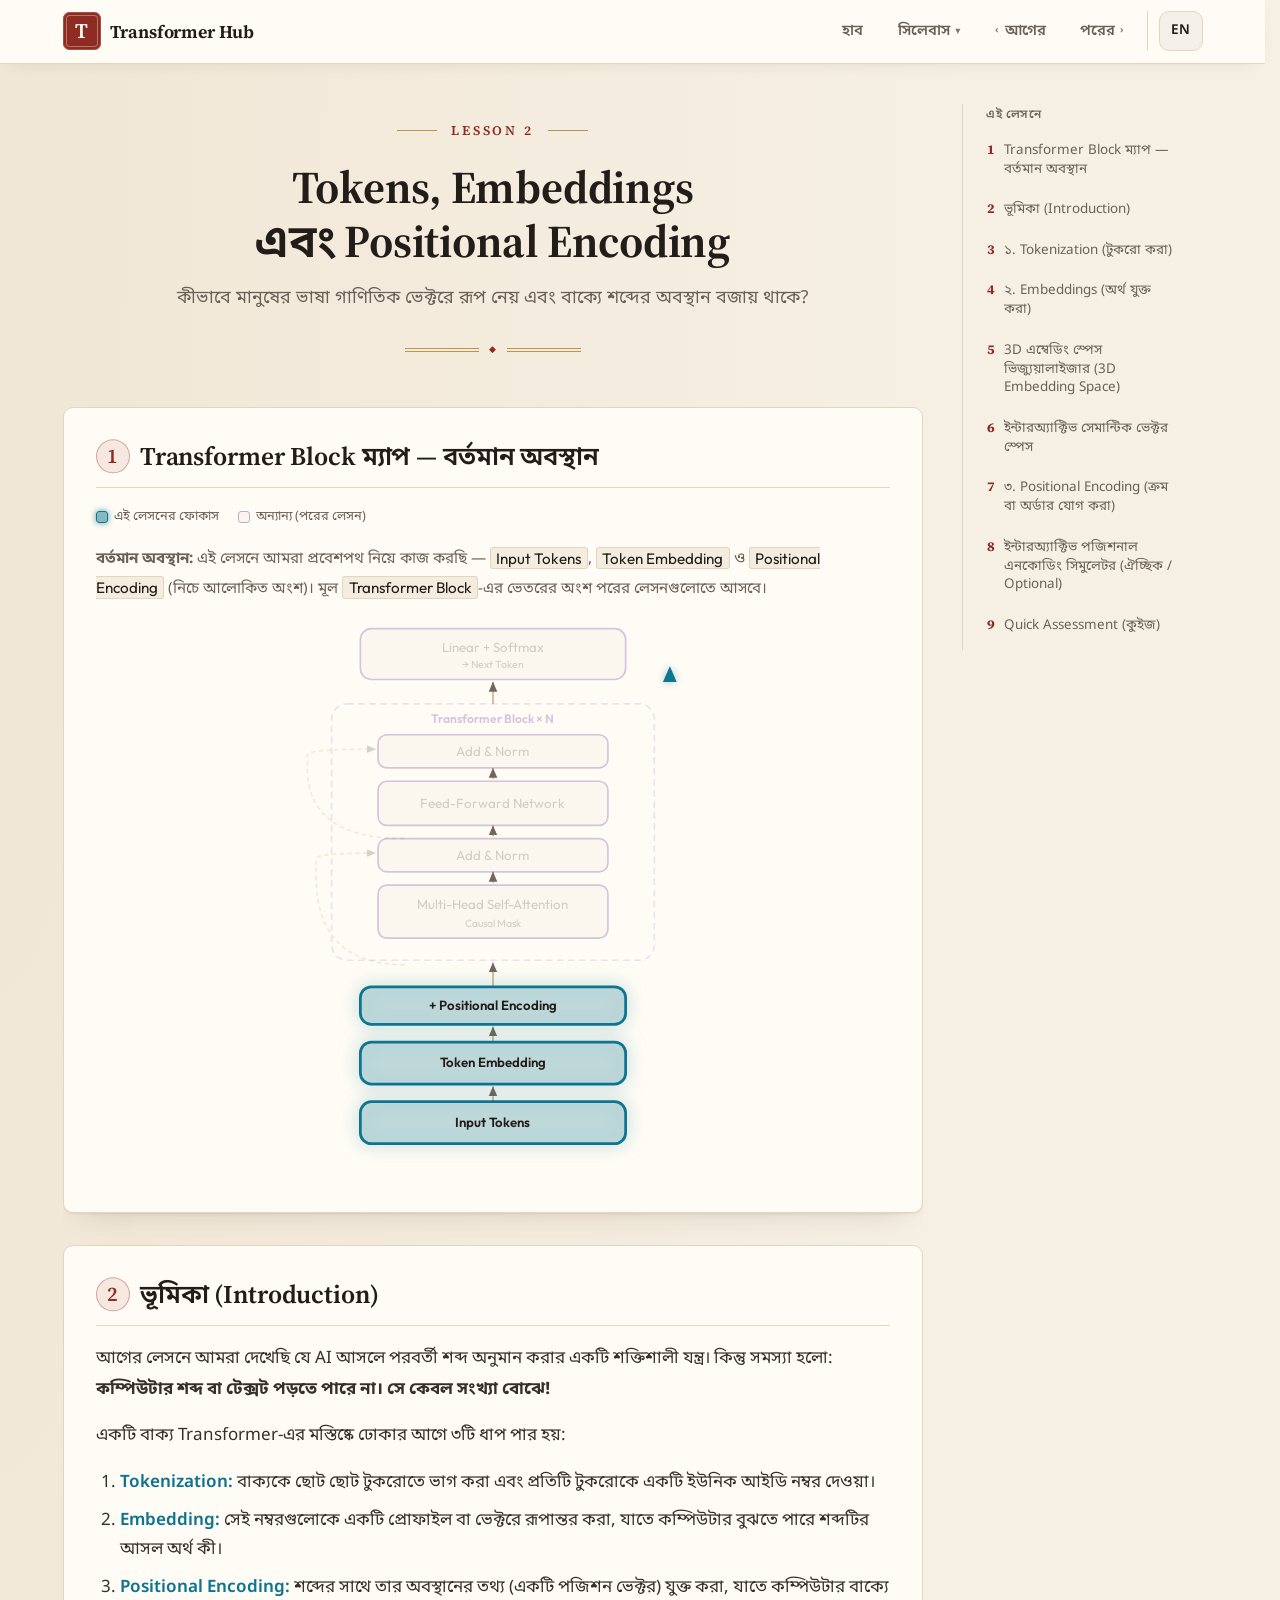
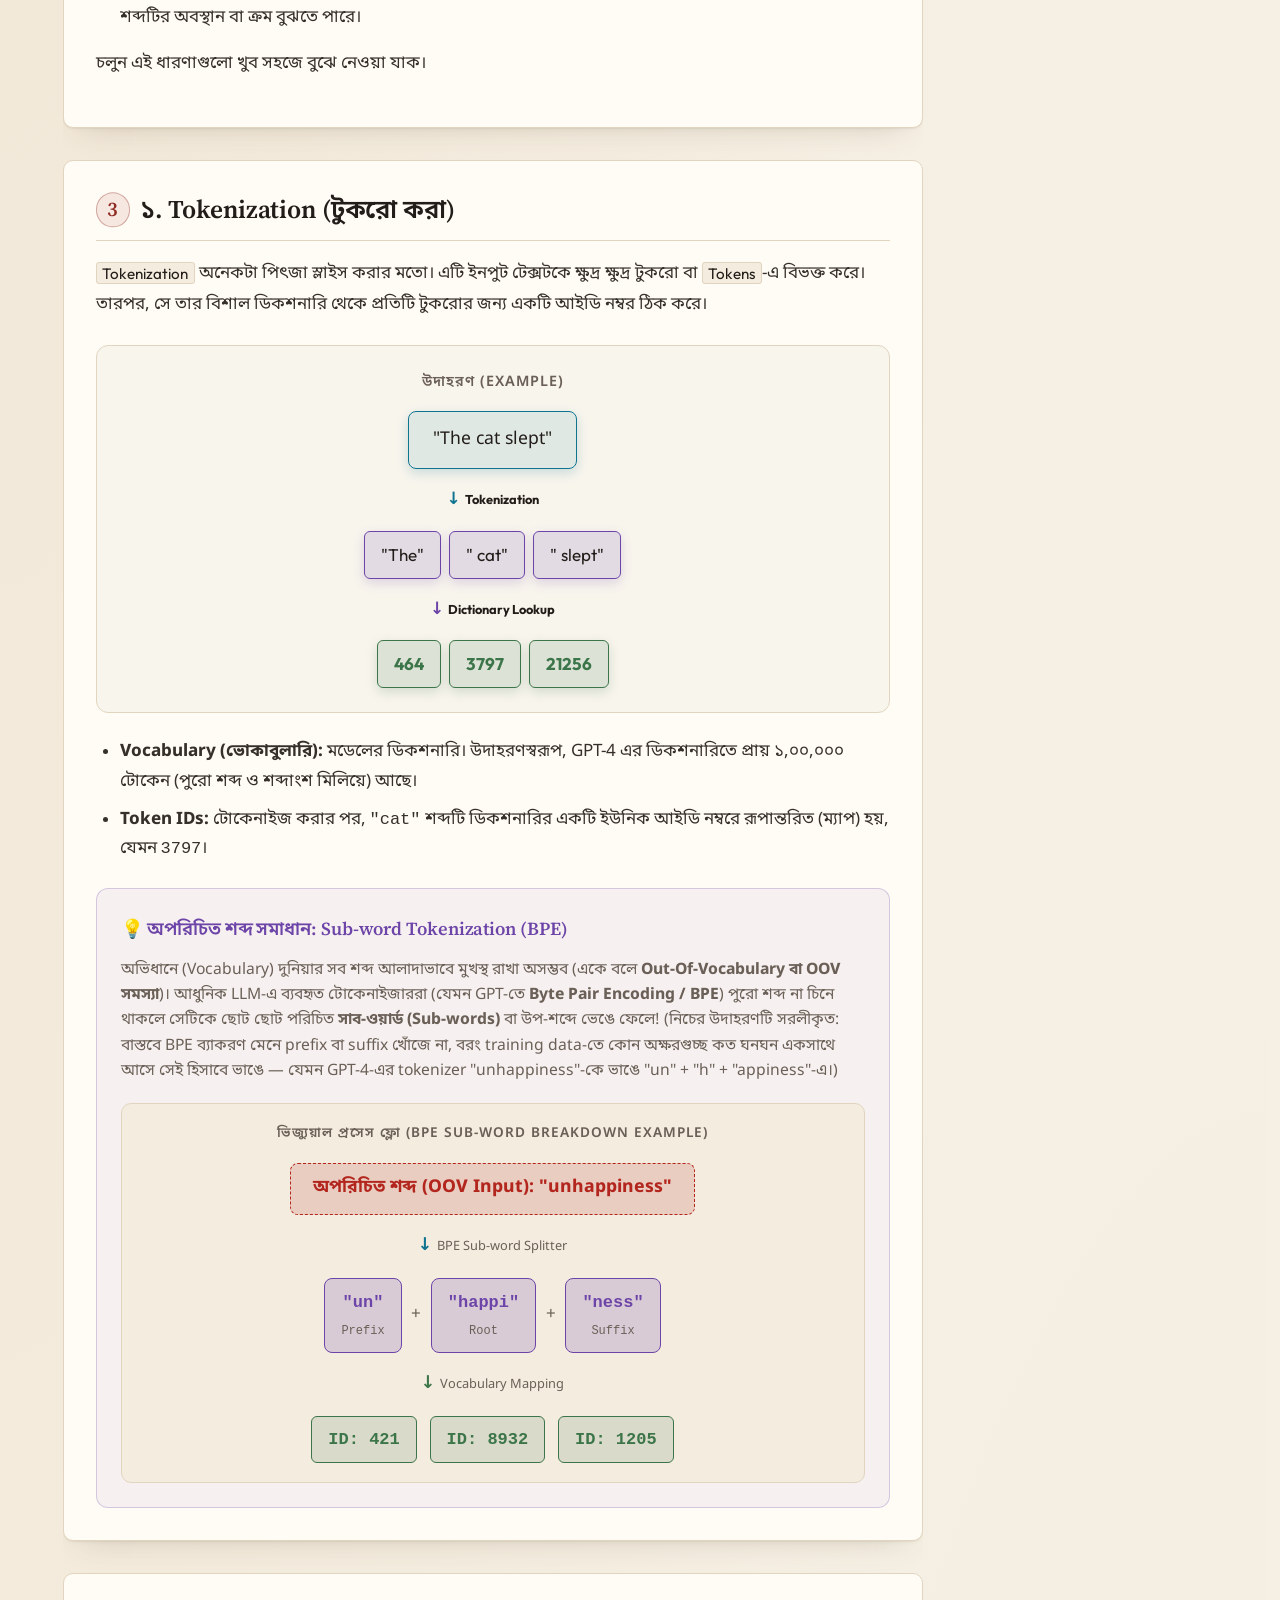
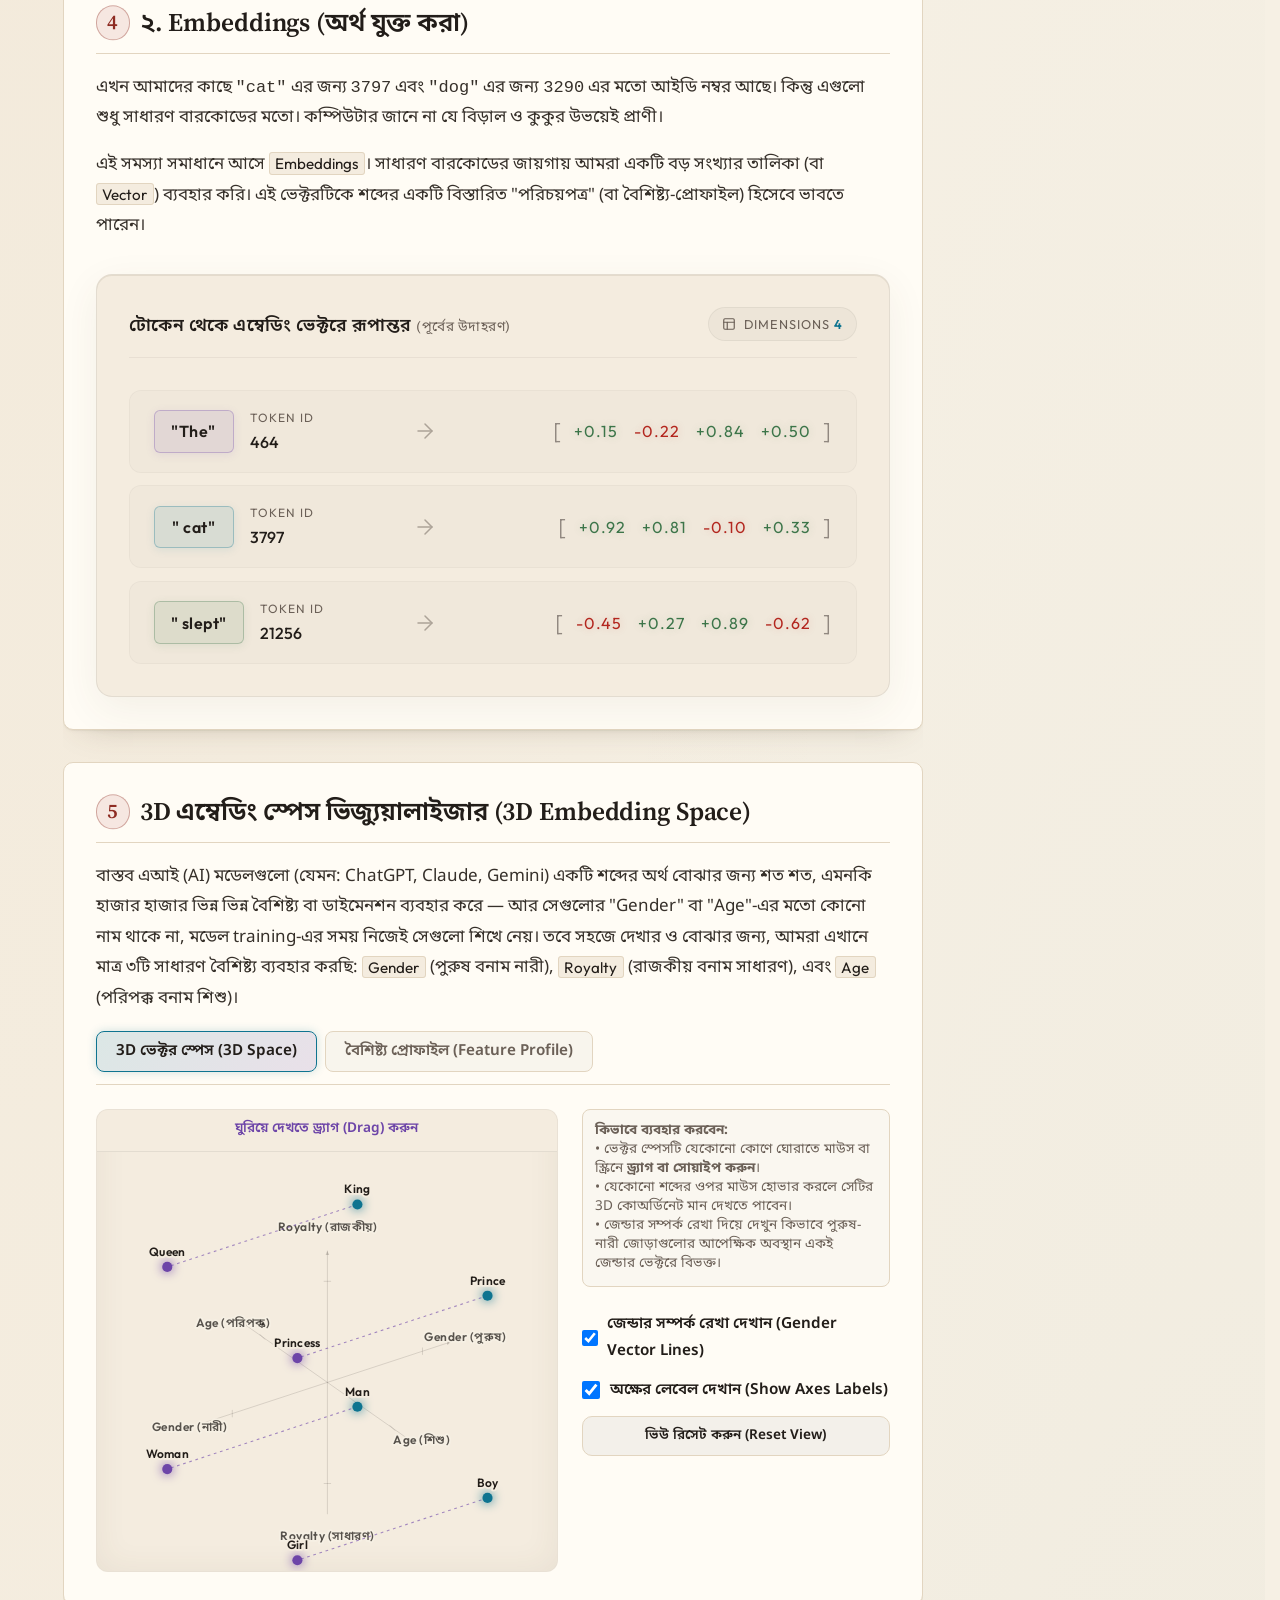
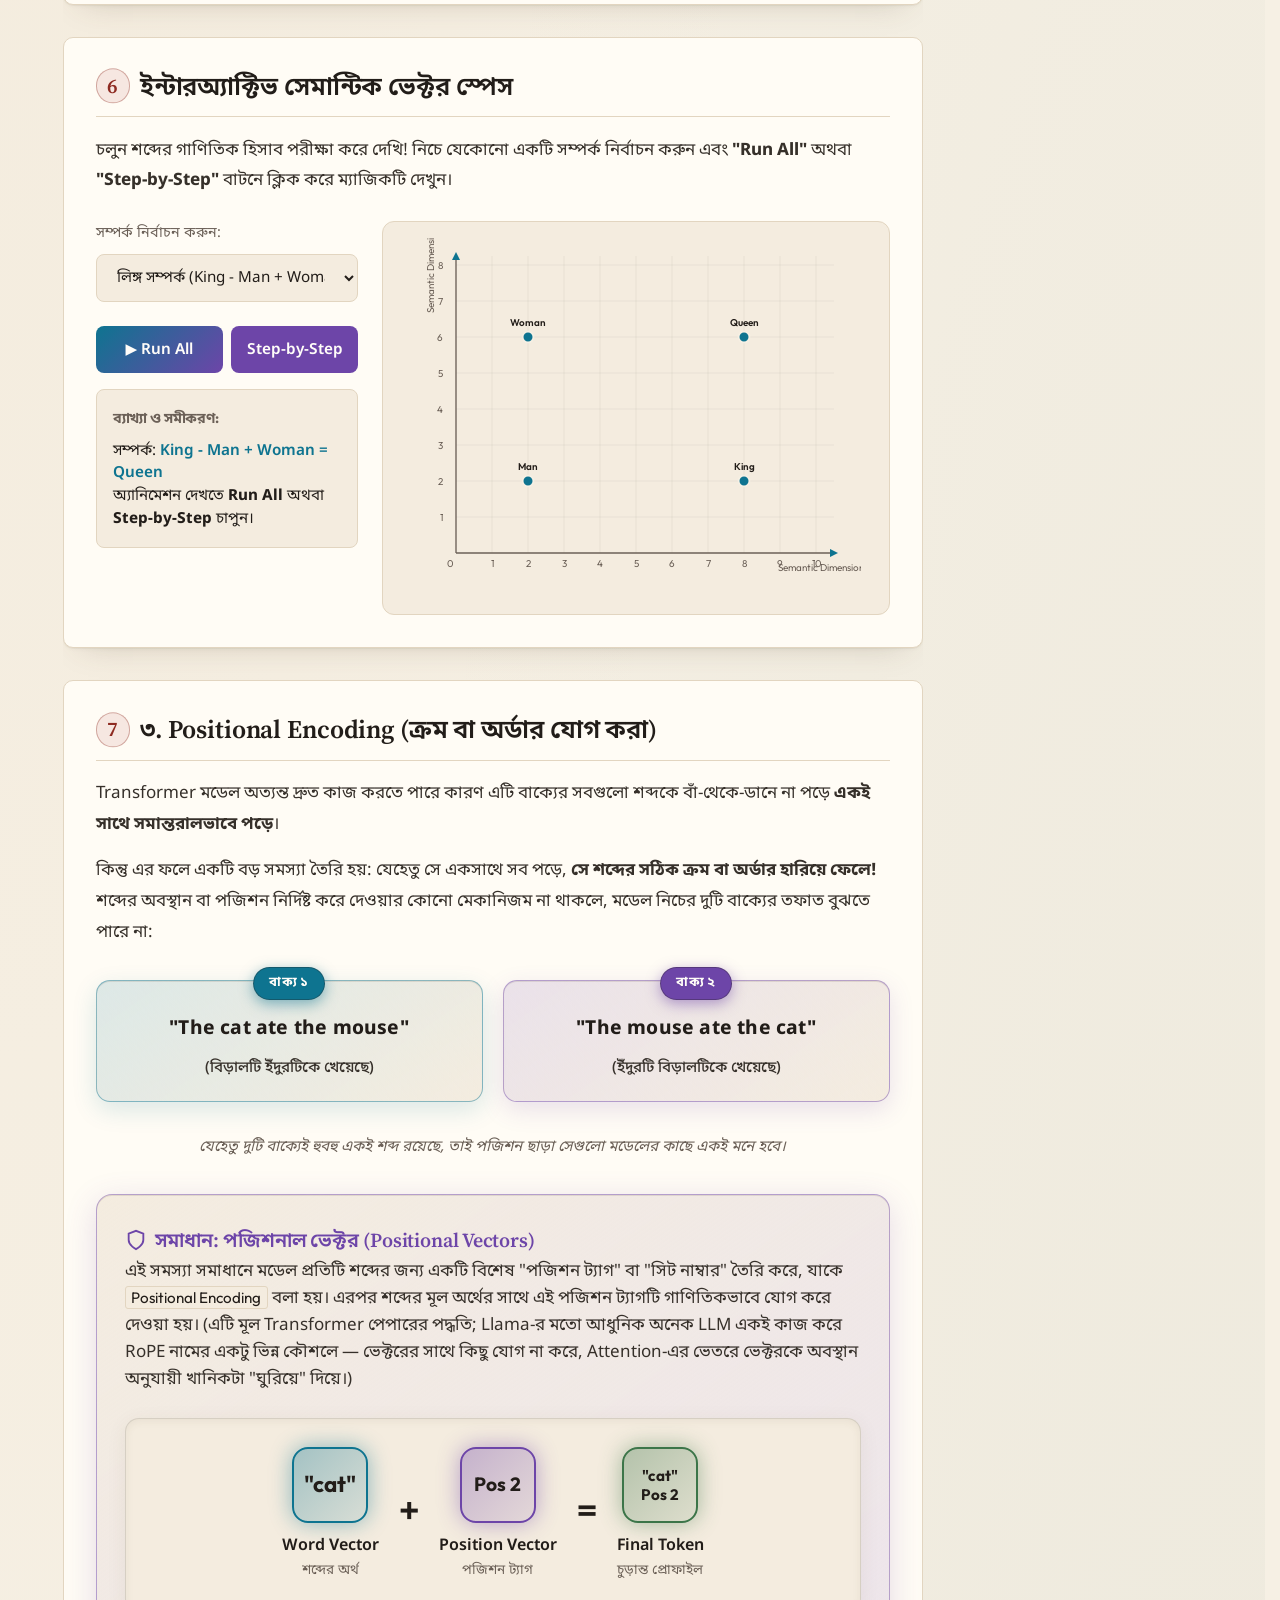
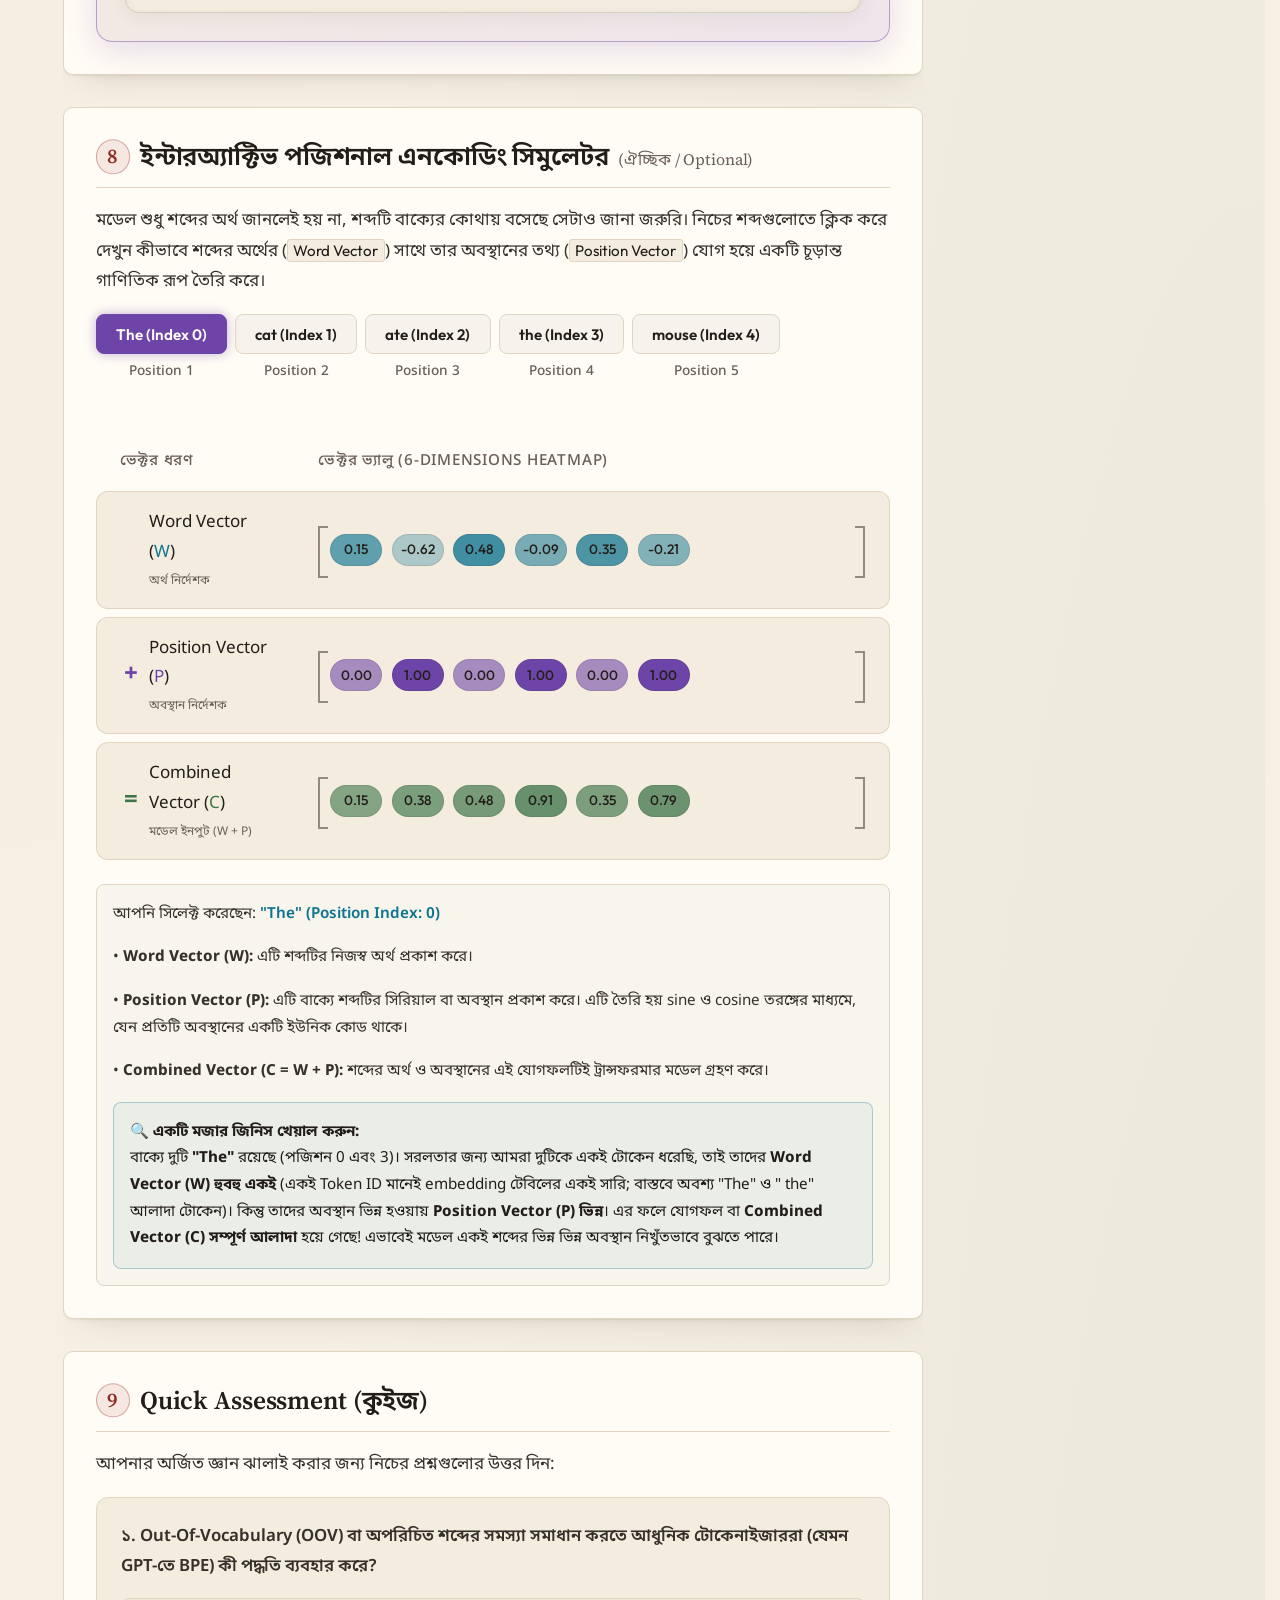
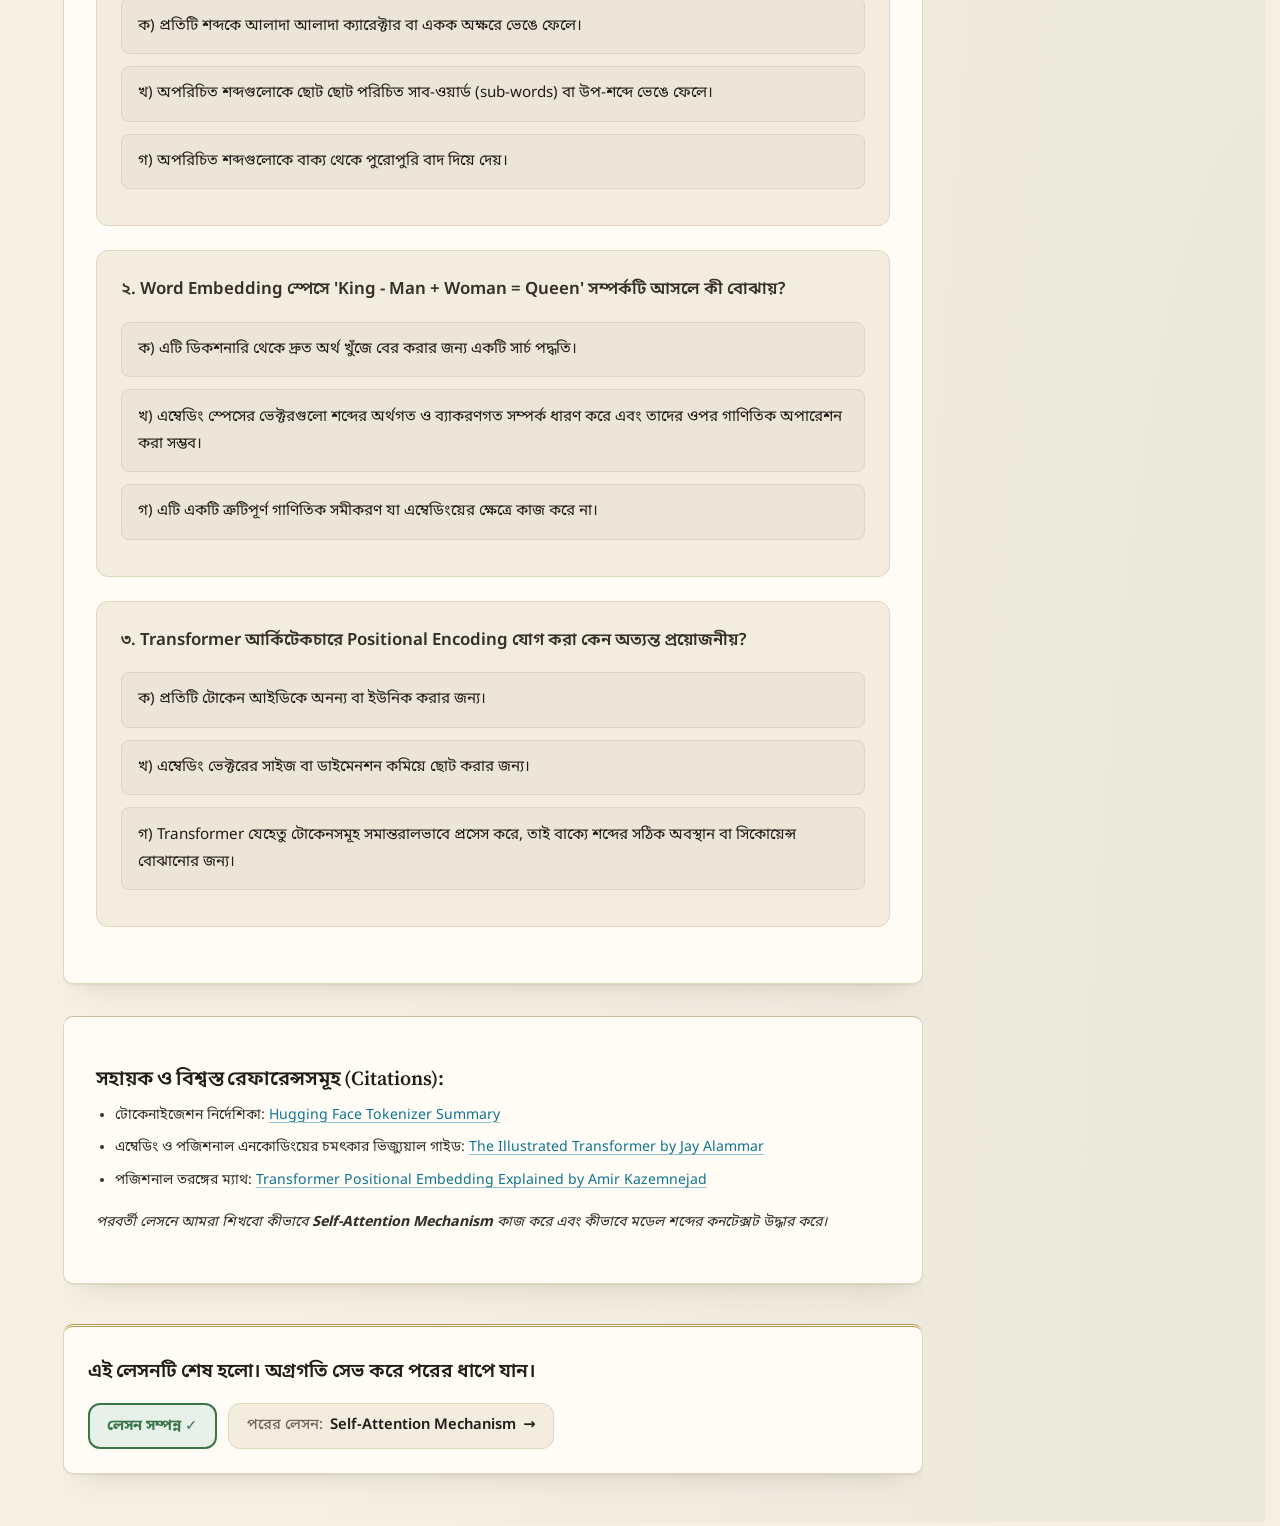
<file: lessons/0002-tokens-embeddings-positional-encoding.html>
<!DOCTYPE html>
<html lang="bn">
<head>
    <meta charset="UTF-8">
    <meta name="viewport" content="width=device-width, initial-scale=1.0">
    <title>Lesson 2: Tokens, Embeddings এবং Positional Encoding</title>
    <link rel="preconnect" href="https://fonts.googleapis.com">
    <link rel="preconnect" href="https://fonts.gstatic.com" crossorigin>
    <link href="https://fonts.googleapis.com/css2?family=Noto+Sans+Bengali:wght@400;500;600;700&family=Outfit:wght@300;400;600;700&display=swap" rel="stylesheet">
    <link rel="stylesheet" href="../assets/theme.css">
    <link rel="stylesheet" href="../assets/site-nav.css">
    <style>

        * {
            box-sizing: border-box;
            margin: 0;
            padding: 0;
        }

        body {
            font-family: var(--font-body);
            background-color: var(--bg-color);
            color: var(--text-primary);
            line-height: 1.75;
            font-size: 1.0625rem;
            padding: 2rem 1rem;
            min-height: 100vh;
            overflow-x: hidden;
            background-image:
                radial-gradient(at 0% 0%, rgba(196,146,86,.10) 0px, transparent 55%),
                radial-gradient(at 100% 100%, rgba(122,148,132,.10) 0px, transparent 55%);
        }

        h1, h2, h3, h4, h5, h6, .badge, .site-nav-brand-name, .sidebar-brand-name {
            font-family: var(--font-heading);
            letter-spacing: -0.01em;
        }

        .container {
            max-width: 860px;
            margin: 0 auto;
            position: relative;
            overflow-x: clip;
        }

        header {
            text-align: center;
            margin-bottom: 3rem;
        }

        .badge {
            background: linear-gradient(135deg, var(--accent-cyan), var(--accent-purple));
            color: var(--text-on-accent);
            padding: 0.3rem 1rem;
            border-radius: 50px;
            font-size: 0.85rem;
            font-weight: 600;
            text-transform: uppercase;
            letter-spacing: 0.05em;
            display: inline-block;
            margin-bottom: 1rem;
        }

        h1 {
            font-size: 2.3rem;
            font-weight: 700;
            margin-bottom: 0.5rem;
            color: var(--text-primary);
        }

        .subtitle {
            color: var(--text-secondary);
            font-size: 1.1rem;
        }

        .card {
            background: var(--card-bg);
            border: 1px solid var(--border-color);
            border-radius: 16px;
            padding: 2rem;
            margin-bottom: 2rem;
            box-shadow: var(--shadow);
        }

        h2 {
            font-size: 1.5rem;
            color: var(--accent-cyan);
            margin-bottom: 1rem;
            border-bottom: 1px solid var(--border-color);
            padding-bottom: 0.5rem;
            display: flex;
            align-items: center;
            gap: 0.5rem;
        }

        p {
            margin-bottom: 1rem;
            line-height: 1.8;
            color: var(--text-body);
        }

        .highlight {
            color: var(--accent-cyan);
            font-weight: 600;
        }

        .tech-term {
            font-family: var(--font-heading);
            background: var(--tint-neutral);
            padding: 0.1rem 0.4rem;
            border-radius: 4px;
            color: var(--text-primary);
            font-size: 0.95rem;
            border: 1px solid var(--border-color);
        }

        ul, ol {
            margin-bottom: 1rem;
            padding-left: 1.5rem;
            color: var(--text-body);
        }

        li {
            margin-bottom: 0.5rem;
        }

        /* Vector Space Visualizer Styles */
        .vector-container {
            display: flex;
            flex-direction: column;
            gap: 1.5rem;
            margin-top: 1.5rem;
        }

        @media (min-width: 768px) {
            .vector-container {
                flex-direction: row;
            }
        }

        .vector-controls {
            flex: 1;
            display: flex;
            flex-direction: column;
            gap: 1rem;
        }

        .vector-visualizer {
            flex: 1.8;
            background: var(--card-bg-alt);
            border: 1px solid var(--border-color);
            border-radius: 12px;
            padding: 1rem;
            display: flex;
            flex-direction: column;
            align-items: center;
            justify-content: center;
            min-height: 350px;
        }

        .svg-grid {
            width: 100%;
            height: auto;
            max-width: 450px;
        }

        .axis-label {
            fill: var(--text-secondary);
            font-size: 11px;
            font-family: var(--font-heading);
        }

        .grid-line {
            stroke: rgba(var(--ink-rgb), 0.06);
            stroke-width: 1;
        }

        .axis-line {
            stroke: var(--text-secondary);
            stroke-width: 1.5;
            fill: none;
        }

        .word-point {
            transition: all 0.3s ease;
        }

        .word-point circle {
            fill: var(--accent-cyan);
            stroke: var(--bg-color);
            stroke-width: 2;
            transition: all 0.3s;
        }

        .word-point text {
            fill: var(--text-primary);
            font-size: 11px;
            font-weight: 600;
            font-family: 'Outfit', 'Noto Sans Bengali', sans-serif;
        }

        /* Positional Encoding visualizer styles */
        .pe-selector {
            display: flex;
            gap: 0.5rem;
            margin-bottom: 1.5rem;
            flex-wrap: wrap;
        }

        .pe-word-btn {
            background: rgba(var(--ink-rgb), 0.04);
            border: 1px solid var(--border-color);
            color: var(--text-primary);
            padding: 0.6rem 1.2rem;
            border-radius: 8px;
            cursor: pointer;
            transition: all 0.2s;
            font-family: var(--font-heading);
            font-weight: 600;
        }

        .pe-word-btn:hover {
            background: rgba(var(--ink-rgb), 0.08);
            border-color: var(--accent-purple);
        }

        .pe-word-btn.active {
            background: var(--accent-purple);
            color: var(--text-on-accent);
            border-color: var(--accent-purple);
            box-shadow: 0 0 12px rgba(109, 69, 168, 0.4);
        }

        .vector-table {
            width: 100%;
            border-collapse: separate;
            border-spacing: 0 0.5rem;
            margin-top: 1rem;
            background: transparent;
            border: none;
        }

        .vector-table th, .vector-table td {
            padding: 1rem 1.5rem;
            text-align: left;
            border: none;
            background: var(--card-bg-alt);
        }

        .vector-table tbody tr td:first-child {
            border-top-left-radius: 12px;
            border-bottom-left-radius: 12px;
            border-left: 1px solid var(--border-color);
            border-top: 1px solid var(--border-color);
            border-bottom: 1px solid var(--border-color);
        }

        .vector-table tbody tr td:last-child {
            border-top-right-radius: 12px;
            border-bottom-right-radius: 12px;
            border-right: 1px solid var(--border-color);
            border-top: 1px solid var(--border-color);
            border-bottom: 1px solid var(--border-color);
        }

        .vector-table th {
            color: var(--text-secondary);
            font-weight: 500;
            font-size: 0.95rem;
            text-transform: uppercase;
            letter-spacing: 0.05em;
            padding-bottom: 0.5rem;
            background: transparent;
        }

        .vector-display-row {
            display: flex;
            gap: 0.6rem;
            align-items: center;
            position: relative;
            padding: 8px 12px;    
        }
        
        .vector-display-row::before, .vector-display-row::after {
            content: '';
            width: 8px;
            height: 100%;
            position: absolute;
            top: 0;
            border-top: 2px solid var(--text-secondary);
            border-bottom: 2px solid var(--text-secondary);
            opacity: 0.7;
        }
        .vector-display-row::before {
            left: 0;
            border-left: 2px solid var(--text-secondary);
        }
        .vector-display-row::after {
            right: 0;
            border-right: 2px solid var(--text-secondary);
        }

        .vector-block {
            width: 52px;
            height: 32px;
            display: inline-flex;
            align-items: center;
            justify-content: center;
            font-family: 'Outfit', 'Georgia', serif;
            font-size: 0.85rem;
            font-weight: 500;
            border-radius: 16px;
            color: var(--text-primary);
            transition: transform 0.25s cubic-bezier(0.34, 1.56, 0.64, 1),
                        background-color 0.2s ease,
                        border-color 0.2s ease,
                        box-shadow 0.2s ease;
            flex-shrink: 0;
            position: relative;
            cursor: default;
            border: 1px solid rgba(var(--ink-rgb), 0.1);
        }

        .vector-math-symbol {
            font-size: 1.5rem;
            color: var(--text-secondary);
            display: flex;
            align-items: center;
            justify-content: center;
            padding: 0 0.5rem;
        }

        .formula-box {
            font-family: var(--font-heading);
            background: rgba(var(--ink-rgb), 0.03);
            border: 1px solid var(--border-color);
            padding: 0.75rem;
            border-radius: 8px;
            text-align: center;
            font-size: 0.95rem;
            margin-top: 1rem;
            color: var(--accent-cyan);
        }

        /* Positional Encoding wave visualizer styles */
        .pe-simulator-layout {
            display: flex;
            flex-direction: column;
            gap: 1.5rem;
            margin-top: 1.5rem;
        }

        .pe-table-section {
            width: 100%;
            transition: width 0.3s ease;
        }

        .vector-block.active-dim {
            border-color: var(--border-color) !important;
            box-shadow: 0 0 12px rgba(90, 70, 45, 0.45);
            transform: scale(1.15); /* Pop out scale */
            z-index: 10;
        }

        /* Quiz Styles */
        .quiz-question {
            background: var(--card-bg-alt);
            border: 1px solid var(--border-color);
            border-radius: 12px;
            padding: 1.5rem;
            margin-bottom: 1.5rem;
        }

        .quiz-q-text {
            font-weight: 600;
            font-size: 1.05rem;
            margin-bottom: 1rem;
        }

        .quiz-option {
            display: block;
            background: rgba(var(--ink-rgb), 0.03);
            border: 1px solid var(--border-color);
            padding: 0.85rem 1rem;
            border-radius: 8px;
            margin-bottom: 0.75rem;
            cursor: pointer;
            transition: all 0.2s;
            font-size: 0.95rem;
        }

        .quiz-option:hover {
            background: rgba(var(--ink-rgb), 0.08);
            border-color: var(--accent-cyan);
        }

        .quiz-option.correct {
            background: rgba(60, 117, 73, 0.15);
            border-color: var(--accent-green);
        }

        .quiz-option.incorrect {
            background: rgba(179, 38, 30, 0.15);
            border-color: var(--accent-red);
        }

        .quiz-feedback {
            margin-top: 0.75rem;
            padding: 0.75rem 1rem;
            border-radius: 8px;
            display: none;
            font-weight: 600;
            font-size: 0.9rem;
        }

        .quiz-feedback.success {
            background: rgba(60, 117, 73, 0.1);
            color: var(--accent-green);
            border: 1px solid rgba(60, 117, 73, 0.2);
            display: block;
        }

        .quiz-feedback.error {
            background: rgba(179, 38, 30, 0.1);
            color: var(--accent-red);
            border: 1px solid rgba(179, 38, 30, 0.2);
            display: block;
        }

        /* Citations */
        .citations {
            font-size: 0.9rem;
            color: var(--text-secondary);
            border-top: 1px solid var(--border-color);
            padding-top: 1rem;
            margin-top: 2rem;
        }

        .citations a {
            color: var(--accent-cyan);
            text-decoration: none;
        }

        .citations a:hover {
            text-decoration: underline;
        }

        footer {
            text-align: center;
            margin-top: 4rem;
            color: var(--text-secondary);
            font-size: 0.85rem;
        }

        select, button {
            background: var(--card-bg-alt);
            border: 1px solid var(--border-color);
            color: var(--text-primary);
            padding: 0.75rem 1rem;
            border-radius: 8px;
            font-size: 0.95rem;
            outline: none;
            font-family: inherit;
        }

        select {
            cursor: pointer;
            width: 100%;
        }

        button {
            background: linear-gradient(135deg, var(--accent-cyan), var(--accent-purple));
            border: none;
            font-weight: 600;
            cursor: pointer;
            transition: opacity 0.2s;
        }

        button:hover {
            opacity: 0.9;
        }

        @keyframes popIn {
            from { transform: scale(0.97); opacity: 0; }
            to { transform: scale(1); opacity: 1; }
        }




























        /* Positional & Sentence Diagram Box Styles */
        .sentence-compare-container {
            display: flex;
            gap: 1.25rem;
            margin: 2rem 0;
            flex-wrap: wrap;
        }

        .sentence-compare-box {
            flex: 1;
            min-width: 260px;
            padding: 1.5rem 1.25rem 1.25rem;
            border-radius: 14px;
            text-align: center;
            position: relative;
            transition: transform 0.3s cubic-bezier(0.4, 0, 0.2, 1), box-shadow 0.3s ease, border-color 0.3s ease;
        }

        /* Sentence 1 (Cyan/Blue Theme - Non-Warning) */
        .sentence-compare-box.sentence-1 {
            background: linear-gradient(145deg, rgba(14, 116, 144, 0.14), var(--card-bg-alt));
            border: 1.5px solid rgba(14, 116, 144, 0.45);
            box-shadow: 0 8px 25px rgba(14, 116, 144, 0.15), inset 0 1px 0 rgba(90, 70, 45, 0.12);
        }
        .sentence-compare-box.sentence-1:hover {
            transform: translateY(-3px);
            border-color: rgba(14, 116, 144, 0.75);
            box-shadow: 0 12px 30px rgba(14, 116, 144, 0.28), inset 0 1px 0 rgba(90, 70, 45, 0.2);
        }
        .sentence-compare-box.sentence-1 .sentence-badge {
            background: linear-gradient(135deg, var(--accent-cyan), var(--accent-cyan));
            box-shadow: 0 4px 14px rgba(14, 116, 144, 0.5);
            border: 1px solid rgba(var(--ink-rgb), 0.3);
        }

        /* Sentence 2 (Indigo/Purple Theme - Non-Warning) */
        .sentence-compare-box.sentence-2 {
            background: linear-gradient(145deg, rgba(109, 69, 168, 0.14), var(--card-bg-alt));
            border: 1.5px solid rgba(109, 69, 168, 0.45);
            box-shadow: 0 8px 25px rgba(109, 69, 168, 0.15), inset 0 1px 0 rgba(90, 70, 45, 0.12);
        }
        .sentence-compare-box.sentence-2:hover {
            transform: translateY(-3px);
            border-color: rgba(109, 69, 168, 0.75);
            box-shadow: 0 12px 30px rgba(109, 69, 168, 0.28), inset 0 1px 0 rgba(90, 70, 45, 0.2);
        }
        .sentence-compare-box.sentence-2 .sentence-badge {
            background: linear-gradient(135deg, var(--accent-purple), var(--accent-purple));
            box-shadow: 0 4px 14px rgba(109, 69, 168, 0.5);
            border: 1px solid rgba(var(--ink-rgb), 0.3);
        }

        .sentence-badge {
            position: absolute;
            top: -14px;
            left: 50%;
            transform: translateX(-50%);
            color: var(--text-on-accent);
            padding: 0.25rem 0.95rem;
            border-radius: 20px;
            font-size: 0.82rem;
            font-weight: 700;
            letter-spacing: 0.03em;
            text-shadow: 0 1px 2px rgba(90, 70, 45, .07);
        }

        .sentence-text {
            font-size: 1.2rem;
            font-weight: 700;
            margin-bottom: 0.5rem;
            margin-top: 0.5rem;
            color: var(--text-primary);
            letter-spacing: 0.01em;
        }

        .sentence-subtext {
            color: var(--text-body);
            font-size: 0.95rem;
            font-weight: 500;
        }

        /* Solution Container & Positional Vector Diagram Layout */
        .pos-solution-box {
            background: linear-gradient(145deg, var(--card-bg-alt), rgba(109, 69, 168, 0.12));
            border: 1.5px solid rgba(109, 69, 168, 0.45);
            padding: 1.75rem;
            border-radius: 16px;
            margin-top: 2rem;
            box-shadow: 0 8px 32px rgba(109, 69, 168, 0.18), inset 0 1px 0 rgba(90, 70, 45, 0.12);
        }

        .pos-vector-diagram {
            display: flex;
            align-items: center;
            justify-content: center;
            gap: 1.25rem;
            background: linear-gradient(135deg, var(--card-bg-alt), var(--card-bg-alt));
            padding: 1.75rem 1.25rem;
            border-radius: 14px;
            border: 1.5px solid rgba(var(--ink-rgb), 0.14);
            box-shadow: inset 0 2px 8px rgba(90, 70, 45, .07), 0 4px 20px rgba(90, 70, 45, .07);
            flex-direction: row;
        }

        .pos-vector-box {
            width: 76px;
            height: 76px;
            border-radius: 16px;
            display: flex;
            align-items: center;
            justify-content: center;
            margin: 0 auto 0.6rem;
            font-family: var(--font-heading);
            font-weight: 700;
            transition: transform 0.3s cubic-bezier(0.34, 1.56, 0.64, 1), box-shadow 0.3s ease;
        }

        .pos-vector-box:hover {
            transform: translateY(-4px) scale(1.05);
        }

        .pos-vector-box.cyan {
            background: linear-gradient(135deg, rgba(14, 116, 144, 0.35), rgba(14, 116, 144, 0.12));
            border: 2px solid var(--accent-cyan);
            color: var(--text-primary);
            box-shadow: 0 0 22px rgba(14, 116, 144, 0.45);
        }

        .pos-vector-box.purple {
            background: linear-gradient(135deg, rgba(109, 69, 168, 0.35), rgba(109, 69, 168, 0.12));
            border: 2px solid var(--accent-purple);
            color: var(--text-primary);
            box-shadow: 0 0 22px rgba(109, 69, 168, 0.45);
        }

        .pos-vector-box.green {
            background: linear-gradient(135deg, rgba(60, 117, 73, 0.35), rgba(60, 117, 73, 0.12));
            border: 2px solid var(--accent-green);
            color: var(--text-primary);
            box-shadow: 0 0 22px rgba(60, 117, 73, 0.45);
        }

        .pos-vector-math {
            font-size: 2.2rem;
            font-weight: 700;
            color: var(--text-primary);
        }

        @media (max-width: 768px) {
            .pos-vector-diagram {
                flex-direction: column;
                gap: 0.75rem;
            }
            .pos-vector-math {
                margin: 0.2rem 0;
            }
        }

        /* SVG Vector Visualizer Overrides (Lesson 2) */






        
        
        


        

        

        /* Transitions */
        *, *::before, *::after {
            transition: background-color 0.3s ease, border-color 0.3s ease, color 0.3s ease, box-shadow 0.3s ease;
        }

        /* ===== Cross-device: responsive, touch, accessibility & performance ===== */
        /* Fluid hero heading so it scales down on small screens */
        h1 {
            font-size: clamp(1.6rem, 5vw, 2.5rem);
        }

        /* Visible keyboard-focus indicator */
        a:focus-visible,
        button:focus-visible,
        select:focus-visible,
        input:focus-visible,
        [tabindex]:focus-visible,
        .quiz-option:focus-visible {
            outline: 2px solid var(--accent-cyan);
            outline-offset: 2px;
        }

        /* Touch & small-screen layout (mobile-first priority) */
        @media (max-width: 768px) {
            body {
                padding: 1.25rem 0.85rem;
            }
            .container {
                max-width: 100%;
            }
            .card {
                padding: 1.25rem;
            }
            .simulator {
                padding: 1rem;
            }
            .sim-input-group {
                flex-direction: column;
            }
            /* Comfortable touch targets */
            .tab-btn,
            .quiz-option,
            select,
            button {
                min-height: 44px;
            }
            .card,
            .simulator {
            }
        }

        /* Respect users who prefer reduced motion */
        @media (prefers-reduced-motion: reduce) {
            *, *::before, *::after {
                animation-duration: 0.001ms !important;
                animation-iteration-count: 1 !important;
                transition-duration: 0.001ms !important;
                scroll-behavior: auto !important;
            }
        }

        /* per-lesson overflow fix */
        /* Wide vector table scrolls horizontally on small screens */
        @media (max-width: 767px) {
            .vector-table {
                display: block;
                overflow-x: auto;
                -webkit-overflow-scrolling: touch;
                white-space: nowrap;
            }
            .vector-table th, .vector-table td { padding: 0.65rem; }
        }
    
        /* ===== Shared Site Navbar ===== */

    
/* tb-map styles */
.tb-architecture-map .tb-map-svg {
    width: 100%; max-width: 420px; height: auto; display: block;
    margin: 0.5rem auto 1rem; overflow: visible;
}
.tb-map-svg text { text-anchor: middle; font-family: var(--font-heading); font-size: 12px; }
.tb-map-svg .tb-sub { font-size: 9.5px; }
.tb-node rect, .tb-node circle {
    fill: var(--card-bg-alt); stroke: var(--accent-purple); stroke-width: 1.5;
    transition: all 0.35s ease;
}
.tb-node text { fill: var(--text-secondary); transition: all 0.35s ease; }
.tb-node.active rect, .tb-node.active circle {
    fill: rgba(14, 116, 144, 0.18); stroke: var(--accent-cyan); stroke-width: 2.5;
    filter: drop-shadow(0 0 8px rgba(14, 116, 144, 0.55));
}
.tb-node.active text { fill: var(--text-primary); font-weight: 600; }
.tb-node.dim { opacity: 0.3; }
.tb-block .tb-block-outline {
    fill: none; stroke: rgba(109, 69, 168, 0.45); stroke-width: 1.5;
    stroke-dasharray: 6 4; transition: all 0.35s ease;
}
.tb-block .tb-block-label { fill: var(--accent-purple); font-size: 11px; font-weight: 600; transition: all 0.35s ease; }
.tb-block.active .tb-block-outline { stroke: var(--accent-cyan); stroke-width: 2; filter: drop-shadow(0 0 6px rgba(14, 116, 144, 0.5)); }
.tb-block.active .tb-block-label { fill: var(--accent-cyan); }
.tb-block.dim { opacity: 0.3; }
.tb-flow { fill: none; stroke: var(--border-strong); stroke-width: 1.6; }
.tb-skip {
    fill: none; stroke: var(--border-strong); stroke-width: 1.5; stroke-dasharray: 4 3;
    transition: all 0.35s ease;
}
.tb-skip.active { stroke: var(--accent-green); stroke-width: 2.2; filter: drop-shadow(0 0 5px rgba(60, 117, 73, 0.55)); }
.tb-skip.dim { opacity: 0.28; }
.tb-map-caption { font-size: 0.95rem; color: var(--text-secondary); margin-bottom: 0; }
.tb-map-legend { display: flex; gap: 1.2rem; flex-wrap: wrap; font-size: 0.8rem; color: var(--text-secondary); margin: 0.2rem 0 1rem; }
.tb-map-legend span { display: inline-flex; align-items: center; gap: 0.4rem; }
.tb-legend-dot { width: 12px; height: 12px; border-radius: 3px; display: inline-block; }
.tb-legend-active { background: rgba(14, 116, 144, 0.5); box-shadow: 0 0 6px rgba(14, 116, 144, 0.7); border: 1px solid var(--accent-cyan); }
.tb-legend-rest { background: var(--card-bg-alt); border: 1px solid var(--accent-purple); opacity: 0.45; }

.tb-main-flow {
    stroke-dasharray: 8 6;
    animation: flow-up 1s linear infinite;
    filter: drop-shadow(0 0 4px rgba(14, 116, 144, 0.4));
}
@keyframes flow-up {
    to { stroke-dashoffset: -14; }
}

/* 3D Embedding Space Styles */
.collapsible-card {
    transition: all 0.3s ease;
}
.collapsible-card .card-header {
    display: flex;
    justify-content: space-between;
    align-items: center;
    cursor: pointer;
    user-select: none;
}
.collapsible-card .card-header h2 {
    margin-bottom: 0;
    border-bottom: none;
    padding-bottom: 0;
}
.collapsible-card .collapse-toggle {
    background: rgba(var(--ink-rgb), 0.05);
    border: 1px solid var(--border-color);
    color: var(--text-primary);
    width: 36px;
    height: 36px;
    border-radius: 8px;
    display: flex;
    align-items: center;
    justify-content: center;
    font-size: 1.2rem;
    transition: background 0.2s, transform 0.3s ease;
}
.collapsible-card.collapsed .collapse-toggle {
    transform: rotate(-90deg);
}
.collapsible-card .card-content {
    display: grid;
    grid-template-rows: 1fr;
    transition: grid-template-rows 0.3s ease;
}
.collapsible-card.collapsed .card-content {
    grid-template-rows: 0fr;
}
.collapsible-card .card-content-inner {
    overflow: hidden;
    margin-top: 1.5rem;
}

/* Tabs */
.visualizer-tabs {
    display: flex;
    gap: 0.5rem;
    margin-bottom: 1.5rem;
    border-bottom: 1px solid var(--border-color);
    padding-bottom: 0.75rem;
}
.visualizer-tab-btn {
    background: rgba(var(--ink-rgb), 0.03);
    border: 1px solid var(--border-color);
    color: var(--text-secondary);
    padding: 0.6rem 1.2rem;
    border-radius: 8px;
    cursor: pointer;
    font-weight: 600;
    font-family: inherit;
    transition: all 0.25s ease;
}
.visualizer-tab-btn:hover {
    color: var(--text-primary);
    background: rgba(var(--ink-rgb), 0.08);
}
.visualizer-tab-btn.active {
    background: linear-gradient(135deg, rgba(14, 116, 144, 0.15), rgba(109, 69, 168, 0.15));
    border-color: var(--accent-cyan);
    color: var(--text-primary);
    box-shadow: 0 0 10px rgba(14, 116, 144, 0.2);
}

.visualizer-view {
    display: none;
}
.visualizer-view.active {
    display: block;
}

/* 3D view styling */
.three-d-container {
    display: flex;
    flex-direction: row;
    gap: 1.5rem;
}
@media (max-width: 768px) {
    .three-d-container {
        flex-direction: column;
    }
}
.three-d-viewport-wrapper {
    flex: 1.2;
    background: radial-gradient(circle at center, var(--card-bg-alt) 0%, var(--card-bg-alt) 100%);
    border: 1px solid rgba(var(--ink-rgb), 0.05);
    border-radius: 12px;
    box-shadow: inset 0 0 32px rgba(90, 70, 45, .07);
    position: relative;
    cursor: grab;
    user-select: none;
    overflow: hidden;
    aspect-ratio: 1 / 1;
    display: flex;
    flex-direction: column;
}
.three-d-viewport-wrapper:active {
    cursor: grabbing;
}
.three-d-svg {
    flex: 1;
    width: 100%;
    height: 100%;
    display: block;
    overflow: visible;
}
.three-d-controls {
    flex: 0.8;
    display: flex;
    flex-direction: column;
    gap: 1rem;
}
.three-d-tooltip {
    width: 100%;
    box-sizing: border-box;
    background: var(--card-bg-alt);
    border-bottom: 1px solid rgba(var(--ink-rgb), 0.08);
    padding: 0.5rem 1rem;
    color: var(--accent-purple);
    font-weight: 600;
    text-align: center;
    font-size: 0.85rem;
    z-index: 10;
    pointer-events: none;
    display: flex;
    align-items: center;
    justify-content: center;
    min-height: 42px;
}
.three-d-guide-text {
    font-size: 0.85rem;
    color: var(--text-secondary);
    line-height: 1.4;
    background: rgba(var(--ink-rgb), 0.02);
    border: 1px solid var(--border-color);
    padding: 0.75rem;
    border-radius: 8px;
}

/* Grid & Dots styling */
.three-d-axis {
    stroke-width: 1;
    stroke-linecap: round;
    stroke: rgba(var(--ink-rgb), 0.15);
}
.three-d-axis-dash {
    stroke-width: 1;
    stroke-dasharray: 4 4;
}
.three-d-axis-label {
    font-family: 'Outfit', 'Noto Sans Bengali', sans-serif;
    font-size: 13px;
    fill: rgba(var(--ink-rgb), 0.75);
    font-weight: 600;
    paint-order: stroke;
    stroke: var(--bg-color);
    stroke-width: 4px;
    stroke-linejoin: round;
    letter-spacing: 0.5px;
}
.three-d-axis-limit-label {
    font-family: 'Outfit', 'Noto Sans Bengali', sans-serif;
    font-size: 9.5px;
    fill: rgba(var(--ink-rgb), 0.4);
    opacity: 0.7;
}
.three-d-word-node {
    cursor: pointer;
}
.three-d-word-node circle {
    stroke-width: 0;
    transition: r 0.2s ease, filter 0.2s ease;
}
.three-d-word-node:hover circle {
    r: 7.5;
    filter: drop-shadow(0 0 8px var(--node-color));
}
.three-d-word-node text {
    font-family: 'Outfit', 'Noto Sans Bengali', sans-serif;
    font-size: 13px;
    fill: var(--text-primary);
    font-weight: 600;
    paint-order: stroke;
    stroke: var(--card-bg-alt);
    stroke-width: 4px;
    stroke-linejoin: round;
    pointer-events: none;
    letter-spacing: 0.3px;
    transition: fill 0.2s ease;
}
.three-d-word-node:hover text,
.three-d-word-node.highlighted text {
    fill: var(--node-color);
    font-weight: 700;
}
.three-d-word-node.highlighted circle {
    r: 9;
    filter: drop-shadow(0 0 10px var(--node-color));
}
.three-d-relation-line {
    fill: none;
    stroke-width: 1.2;
    stroke-dasharray: 3 4;
    opacity: 0.6;
}

/* Heatmap Grid View styling */
.heatmap-table-container {
    overflow-x: auto;
    border: 1px solid var(--border-color);
    border-radius: 12px;
    background: var(--card-bg-alt);
}
.heatmap-table {
    width: 100%;
    border-collapse: collapse;
    font-size: 0.92rem;
    text-align: left;
}
.heatmap-table th, .heatmap-table td {
    padding: 0.85rem 1rem;
    border-bottom: 1px solid var(--border-color);
}
.heatmap-table th {
    background: var(--card-bg-alt);
    color: var(--text-primary);
    font-weight: 600;
}
.heatmap-table tbody tr:hover {
    background: rgba(var(--ink-rgb), 0.02);
}
.heatmap-cell {
    font-weight: 700;
    font-family: var(--font-heading);
    border-radius: 6px;
    text-align: center;
    min-width: 60px;
    transition: all 0.25s ease;
}
.heatmap-word {
    font-weight: 600;
    color: var(--accent-cyan);
}

    
        /* Padding lives here, not inline, so phones can reclaim the ~40px the
           2rem gutter was taking from an already-narrow scrolling panel. */
        .embed-panel { padding: 2rem; }
        @media (max-width: 600px) { .embed-panel { padding: 0.9rem; } }

        /* ===== Mobile interactives (phones & tablets) =====
           Desktop (>900px) is untouched; see docs/AGENTS.md. */
        /* Gradient buttons need the on-accent ink (was near-black, 2.4–3:1). */
        #run-math-btn, #step-math-btn, #next-step-btn { color: var(--text-on-accent); }
        @media (max-width: 600px) {
            /* Token → embedding rows: wrap instead of a 600px row whose vector
               (the point of the panel) sat off-screen. */
            .embed-panel [style*="min-width: 600px"] {
                min-width: 0 !important;
                flex-wrap: wrap;
                row-gap: 0.6rem;
                padding: 0.85rem 1rem !important;
            }
            .embed-panel [style*="min-width: 600px"] > div:first-child { width: auto !important; flex: 1 1 auto; }
            .embed-panel [style*="min-width: 600px"] > div:nth-child(2) { width: auto !important; flex: 0 0 auto; }
            .embed-panel [style*="min-width: 600px"] > div:last-child { width: 100% !important; justify-content: center !important; }
            .embed-panel [style*="min-width: 600px"] > div:last-child > div { gap: 0.7rem !important; }

            /* 3D space: labels were 8.5px after the viewBox scaled down. */
            .three-d-axis-label { font-size: 17px; }
            .three-d-axis-limit-label { font-size: 13px; }
            .three-d-word-node text { font-size: 19px; }
            #embedding-3d-card label { min-height: 44px; }

            /* Feature-profile table fits a phone instead of clipping "Age". */
            .heatmap-table { font-size: 0.85rem; }
            .heatmap-table th, .heatmap-table td { padding: 0.6rem 0.35rem; }
            .heatmap-table td:first-child, .heatmap-table th:first-child { padding-left: 0.6rem; }
            .heatmap-cell { min-width: 0; }

            /* Vector-arithmetic plot: more room and legible labels (were 6.5px). */
            .vector-visualizer { padding: 0.5rem; min-height: 0; }
            .svg-grid { max-width: none; }
            #vector-svg .axis-label { font-size: 17px; }
            #vector-svg > text.axis-label { font-size: 15px; text-anchor: end; }
            #vector-svg > text.axis-label[x="460"] { transform: translateY(20px); }
            #vector-svg .word-point text { font-size: 19px; }
            #vector-svg [id^="label-"] { font-size: 18px; }

            /* Positional-encoding table: one stacked card per vector instead of
               a sideways-scrolling table that hid half the dimensions. */
            .vector-table { display: block; overflow: visible; white-space: normal; border-spacing: 0; }
            .vector-table thead, .vector-table tbody { display: block; }
            .vector-table thead tr { display: flex; justify-content: space-between; gap: 0.75rem; }
            .vector-table thead th { width: auto !important; padding: 0 0.25rem 0.4rem; font-size: 0.8rem; }
            .vector-table tbody tr {
                display: block;
                margin-top: 0.5rem;
                background: var(--card-bg-alt);
                border: 1px solid var(--border-color);
                border-radius: 12px;
            }
            .vector-table tbody tr td,
            .vector-table tbody tr td:first-child,
            .vector-table tbody tr td:last-child {
                display: block;
                border: none;
                border-radius: 12px;
                padding: 0.6rem 0.75rem;
                background: transparent;
            }
            .vector-table tbody tr td:last-child { padding-top: 0; }
            .vector-display-row { display: grid; grid-template-columns: repeat(6, minmax(0, 1fr)); gap: 0.3rem; }
            .vector-block { width: auto; font-size: 0.74rem; }
        }
        @media (hover: none) {
            /* Wider hit area for the small word dots in the 3D space. */
            .three-d-word-node circle { stroke: transparent; stroke-width: 26px; }
        }
    </style>
</head>
<body>
    <!-- ===== Shared Site Navbar (auto-configured from URL) ===== -->
    <nav class="site-nav" id="site-nav" aria-label="Site navigation">
        <div class="site-nav-inner">
            <a class="site-nav-brand" href="../index.html">
                <span class="site-nav-logo">T</span>
                <span class="site-nav-brand-name">Transformer Hub</span>
            </a>
            <div class="site-nav-menu" id="siteNavMenu">
                <a class="site-nav-link" href="../index.html"><span data-bn="হাব" data-en="Hub">Hub</span></a>
                <div class="site-nav-dropdown" id="siteNavDropdown">
                    <button class="site-nav-link" id="syllabusBtn" type="button" aria-haspopup="true" aria-expanded="false">
                        <span data-bn="সিলেবাস" data-en="Syllabus">Syllabus</span>
                        <span class="site-nav-caret">▾</span>
                    </button>
                    <ul class="site-nav-dropdown-menu" id="syllabusMenu"></ul>
                </div>
                <div class="site-nav-pager">
                    <a class="site-nav-link" id="prevLessonBtn" rel="prev"><span class="site-nav-caret">‹</span> <span data-bn="আগের" data-en="Prev">Prev</span></a>
                    <a class="site-nav-link" id="nextLessonBtn" rel="next"><span data-bn="পরের" data-en="Next">Next</span> <span class="site-nav-caret">›</span></a>
                </div>
                <div class="site-nav-controls">
                    <button class="site-nav-icon-btn" id="langToggleBtn" type="button" title="Switch language"><span id="langToggleLabel">EN</span></button>
                </div>
            </div>
        </div>
    </nav>
    <div class="container">
<header>
            <span class="badge">Lesson 2</span>
            <h1>Tokens, Embeddings এবং Positional Encoding</h1>
            <p class="subtitle">কীভাবে মানুষের ভাষা গাণিতিক ভেক্টরে রূপ নেয় এবং বাক্যে শব্দের অবস্থান বজায় থাকে?</p>
        </header>

        <!-- Transformer Block Map -->
        <div class="card tb-architecture-map">
            <h2>Transformer Block ম্যাপ — বর্তমান অবস্থান</h2>
            <div class="tb-map-legend"><span><i class="tb-legend-dot tb-legend-active"></i> এই লেসনের ফোকাস</span><span><i class="tb-legend-dot tb-legend-rest"></i> অন্যান্য (পরের লেসন)</span></div>
            <p class="tb-map-caption"><strong>বর্তমান অবস্থান:</strong> এই লেসনে আমরা প্রবেশপথ নিয়ে কাজ করছি — <span class="tech-term">Input Tokens</span>, <span class="tech-term">Token Embedding</span> ও <span class="tech-term">Positional Encoding</span> (নিচে আলোকিত অংশ)। মূল <span class="tech-term">Transformer Block</span>-এর ভেতরের অংশ পরের লেসনগুলোতে আসবে।</p>
            <svg class="tb-map-svg" viewBox="0 0 380 500" role="img" aria-label="Transformer block architecture map">
  <defs>
    <marker id="tb-arrow" viewBox="0 0 10 10" refX="8" refY="5" markerWidth="7" markerHeight="7" orient="auto-start-reverse">
      <path d="M0 1.5 L8 5 L0 8.5 z" fill="var(--text-muted)"/>
    </marker>
    <linearGradient id="flow-gradient" x1="0%" y1="100%" x2="0%" y2="0%">
      <stop offset="0%" stop-color="var(--accent-purple)" />
      <stop offset="100%" stop-color="var(--accent-cyan)" />
    </linearGradient>
    <marker id="tb-arrow-main" viewBox="0 0 10 10" refX="8" refY="5" markerWidth="6" markerHeight="6" orient="auto-start-reverse">
      <path d="M0 1.5 L8 5 L0 8.5 z" fill="var(--accent-cyan)"/>
    </marker>
  </defs>

  <!-- Main flow arrow -->
  <line class="tb-main-flow" x1="350" y1="460" x2="350" y2="50" stroke="url(#flow-gradient)" stroke-width="3" marker-end="url(#tb-arrow-main)"/>

  <!-- flow arrows (bottom -> top) -->
  <line class="tb-flow" x1="190" y1="444" x2="190" y2="430" marker-end="url(#tb-arrow)"/>
  <line class="tb-flow" x1="190" y1="390" x2="190" y2="376" marker-end="url(#tb-arrow)"/>
  <line class="tb-flow" x1="190" y1="340" x2="190" y2="318" marker-end="url(#tb-arrow)"/>
  <line class="tb-flow" x1="190" y1="246" x2="190" y2="236" marker-end="url(#tb-arrow)"/>
  <line class="tb-flow" x1="190" y1="204" x2="190" y2="194" marker-end="url(#tb-arrow)"/>
  <line class="tb-flow" x1="190" y1="152" x2="190" y2="142" marker-end="url(#tb-arrow)"/>
  <line class="tb-flow" x1="190" y1="84"  x2="190" y2="64"  marker-end="url(#tb-arrow)"/>

  <!-- residual / skip connections -->
  <path class="tb-skip dim" d="M 110 320 Q 30 320 30 240 L 30 224 Q 30 219 84 219" marker-end="url(#tb-arrow)"/>
  <path class="tb-skip dim" d="M 110 206 Q 22 206 22 142 L 22 130 Q 22 125 84 125" marker-end="url(#tb-arrow)"/>

  <!-- output -->
  <g class="tb-node dim">
    <rect x="70" y="16" width="240" height="46" rx="10"/>
    <text x="190" y="37">Linear + Softmax</text>
    <text x="190" y="52" class="tb-sub">&#8594; Next Token</text>
  </g>

  <!-- transformer block container -->
  <g class="tb-block dim">
    <rect class="tb-block-outline" x="44" y="84" width="292" height="232" rx="14"/>
    <text class="tb-block-label" x="190" y="101">Transformer Block &#215; N</text>
  </g>

  <!-- add & norm (after FFN) -->
  <g class="tb-node dim">
    <rect x="86" y="112" width="208" height="30" rx="8"/>
    <text x="190" y="131">Add &amp; Norm</text>
  </g>
  <!-- feed-forward network -->
  <g class="tb-node dim">
    <rect x="86" y="154" width="208" height="40" rx="8"/>
    <text x="190" y="178">Feed-Forward Network</text>
  </g>
  <!-- add & norm (after attention) -->
  <g class="tb-node dim">
    <rect x="86" y="206" width="208" height="30" rx="8"/>
    <text x="190" y="225">Add &amp; Norm</text>
  </g>
  <!-- multi-head self-attention -->
  <g class="tb-node dim">
    <rect x="86" y="248" width="208" height="48" rx="8"/>
    <text x="190" y="270">Multi-Head Self-Attention</text>
    <text x="190" y="286" class="tb-sub">Causal Mask</text>
  </g>

  <!-- positional encoding -->
  <g class="tb-node active">
    <rect x="70" y="340" width="240" height="34" rx="10"/>
    <text x="190" y="361">+ Positional Encoding</text>
  </g>
  <!-- token embedding -->
  <g class="tb-node active">
    <rect x="70" y="390" width="240" height="38" rx="10"/>
    <text x="190" y="413">Token Embedding</text>
  </g>
  <!-- input tokens -->
  <g class="tb-node active">
    <rect x="70" y="444" width="240" height="38" rx="10"/>
    <text x="190" y="467">Input Tokens</text>
  </g>
</svg>
        </div>

        <!-- Intro Section -->
        <div class="card">
            <h2>ভূমিকা (Introduction)</h2>
            <p>আগের লেসনে আমরা দেখেছি যে AI আসলে পরবর্তী শব্দ অনুমান করার একটি শক্তিশালী যন্ত্র। কিন্তু সমস্যা হলো: <strong>কম্পিউটার শব্দ বা টেক্সট পড়তে পারে না। সে কেবল সংখ্যা বোঝে!</strong></p>
            <p>একটি বাক্য Transformer-এর মস্তিষ্কে ঢোকার আগে ৩টি ধাপ পার হয়:</p>
            <ol>
                <li><span class="highlight">Tokenization:</span> বাক্যকে ছোট ছোট টুকরোতে ভাগ করা এবং প্রতিটি টুকরোকে একটি ইউনিক আইডি নম্বর দেওয়া।</li>
                <li><span class="highlight">Embedding:</span> সেই নম্বরগুলোকে একটি প্রোফাইল বা ভেক্টরে রূপান্তর করা, যাতে কম্পিউটার বুঝতে পারে শব্দটির আসল অর্থ কী।</li>
                <li><span class="highlight">Positional Encoding:</span> শব্দের সাথে তার অবস্থানের তথ্য (একটি পজিশন ভেক্টর) যুক্ত করা, যাতে কম্পিউটার বাক্যে শব্দটির অবস্থান বা ক্রম বুঝতে পারে।</li>
            </ol>
            <p>চলুন এই ধারণাগুলো খুব সহজে বুঝে নেওয়া যাক।</p>
        </div>

        <!-- Section 1: Tokenization -->
        <div class="card">
            <h2>১. Tokenization (টুকরো করা)</h2>
            <p><span class="tech-term">Tokenization</span> অনেকটা পিৎজা স্লাইস করার মতো। এটি ইনপুট টেক্সটকে ক্ষুদ্র ক্ষুদ্র টুকরো বা <span class="tech-term">Tokens</span>-এ বিভক্ত করে। তারপর, সে তার বিশাল ডিকশনারি থেকে প্রতিটি টুকরোর জন্য একটি আইডি নম্বর ঠিক করে।</p>
            
            <div style="background: rgba(var(--ink-rgb), 0.03); border: 1px solid var(--border-color); padding: 1.5rem; border-radius: 12px; margin: 1.5rem 0; text-align: center;">
                <div style="color: var(--text-secondary); font-size: 0.9rem; margin-bottom: 1rem; text-transform: uppercase; letter-spacing: 1px; font-weight: 600;">উদাহরণ (Example)</div>
                
                <div style="display: flex; flex-direction: column; gap: 1rem; align-items: center;">
                    <!-- Step 1: Input Text -->
                    <div style="background: rgba(14, 116, 144, 0.1); border: 1px solid var(--accent-cyan); padding: 0.8rem 1.5rem; border-radius: 8px; font-size: 1.1rem; color: var(--text-primary); box-shadow: 0 4px 12px rgba(14, 116, 144, 0.2);">
                        "The cat slept"
                    </div>
                    
                    <!-- Arrow -->
                    <div style="color: var(--accent-cyan); font-weight: bold;">↓ <span class="tech-term" style="font-size: 0.8rem; border:none; background:none; padding:0; vertical-align: middle;">Tokenization</span></div>
                    
                    <!-- Step 2: Tokens -->
                    <div style="display: flex; gap: 0.5rem; flex-wrap: wrap; justify-content: center;">
                        <div style="background: rgba(109, 69, 168, 0.15); border: 1px solid var(--accent-purple); padding: 0.5rem 1rem; border-radius: 6px; font-family: 'Outfit', monospace; box-shadow: 0 4px 12px rgba(109, 69, 168, 0.2);">"The"</div>
                        <div style="background: rgba(109, 69, 168, 0.15); border: 1px solid var(--accent-purple); padding: 0.5rem 1rem; border-radius: 6px; font-family: 'Outfit', monospace; box-shadow: 0 4px 12px rgba(109, 69, 168, 0.2);">" cat"</div>
                        <div style="background: rgba(109, 69, 168, 0.15); border: 1px solid var(--accent-purple); padding: 0.5rem 1rem; border-radius: 6px; font-family: 'Outfit', monospace; box-shadow: 0 4px 12px rgba(109, 69, 168, 0.2);">" slept"</div>
                    </div>
                    
                    <!-- Arrow -->
                    <div style="color: var(--accent-purple); font-weight: bold;">↓ <span class="tech-term" style="font-size: 0.8rem; border:none; background:none; padding:0; vertical-align: middle;">Dictionary Lookup</span></div>
                    
                    <!-- Step 3: IDs -->
                    <div style="display: flex; gap: 0.5rem; flex-wrap: wrap; justify-content: center;">
                        <div style="background: rgba(60, 117, 73, 0.15); border: 1px solid var(--accent-green); padding: 0.5rem 1rem; border-radius: 6px; font-family: 'Outfit', monospace; color: var(--accent-green); font-weight: bold; box-shadow: 0 4px 12px rgba(60, 117, 73, 0.2);">464</div>
                        <div style="background: rgba(60, 117, 73, 0.15); border: 1px solid var(--accent-green); padding: 0.5rem 1rem; border-radius: 6px; font-family: 'Outfit', monospace; color: var(--accent-green); font-weight: bold; box-shadow: 0 4px 12px rgba(60, 117, 73, 0.2);">3797</div>
                        <div style="background: rgba(60, 117, 73, 0.15); border: 1px solid var(--accent-green); padding: 0.5rem 1rem; border-radius: 6px; font-family: 'Outfit', monospace; color: var(--accent-green); font-weight: bold; box-shadow: 0 4px 12px rgba(60, 117, 73, 0.2);">21256</div>
                    </div>
                </div>
            </div>
            
            <ul>
                <li><strong>Vocabulary (ভোকাবুলারি):</strong> মডেলের ডিকশনারি। উদাহরণস্বরূপ, GPT-4 এর ডিকশনারিতে প্রায় ১,০০,০০০ টোকেন (পুরো শব্দ ও শব্দাংশ মিলিয়ে) আছে।</li>
                <li><strong>Token IDs:</strong> টোকেনাইজ করার পর, <code>"cat"</code> শব্দটি ডিকশনারির একটি ইউনিক আইডি নম্বরে রূপান্তরিত (ম্যাপ) হয়, যেমন <code>3797</code>।</li>
            </ul>

            <!-- Sub-word Tokenization & BPE Card -->
            <div class="note-card" style="margin-top: 1.5rem; background: rgba(109, 69, 168, 0.06); border: 1px solid rgba(109, 69, 168, 0.25); padding: 1.5rem; border-radius: 12px;">
                <h3 style="color: var(--accent-purple); margin-top: 0; margin-bottom: 0.8rem; font-size: 1.15rem; display: flex; align-items: center; gap: 0.5rem;">
                    💡 অপরিচিত শব্দ সমাধান: Sub-word Tokenization (BPE)
                </h3>
                <p style="font-size: 0.98rem; line-height: 1.6; margin-bottom: 1.2rem; color: var(--text-secondary);">
                    অভিধানে (Vocabulary) দুনিয়ার সব শব্দ আলাদাভাবে মুখস্থ রাখা অসম্ভব (একে বলে <strong>Out-Of-Vocabulary বা OOV সমস্যা</strong>)। আধুনিক LLM-এ ব্যবহৃত টোকেনাইজাররা (যেমন GPT-তে <strong>Byte Pair Encoding / BPE</strong>) পুরো শব্দ না চিনে থাকলে সেটিকে ছোট ছোট পরিচিত <strong>সাব-ওয়ার্ড (Sub-words)</strong> বা উপ-শব্দে ভেঙে ফেলে! (নিচের উদাহরণটি সরলীকৃত: বাস্তবে BPE ব্যাকরণ মেনে prefix বা suffix খোঁজে না, বরং training data-তে কোন অক্ষরগুচ্ছ কত ঘনঘন একসাথে আসে সেই হিসাবে ভাঙে — যেমন GPT-4-এর tokenizer "unhappiness"-কে ভাঙে "un" + "h" + "appiness"-এ।)
                </p>

                <!-- BPE Flow Diagram -->
                <div style="background: var(--card-bg-alt); border: 1px solid var(--border-color); border-radius: 10px; padding: 1.2rem; text-align: center;">
                    <div style="font-size: 0.85rem; color: var(--text-secondary); text-transform: uppercase; font-weight: 600; letter-spacing: 1px; margin-bottom: 1rem;">
                        ভিজ্যুয়াল প্রসেস ফ্লো (BPE Sub-Word Breakdown Example)
                    </div>

                    <div style="display: flex; flex-direction: column; align-items: center; gap: 1rem;">
                        <!-- OOV Input Word -->
                        <div style="background: rgba(179, 38, 30, 0.15); border: 1px dashed var(--accent-red); color: var(--accent-red); padding: 0.6rem 1.4rem; border-radius: 8px; font-size: 1.1rem; font-weight: bold;">
                            অপরিচিত শব্দ (OOV Input): "unhappiness"
                        </div>

                        <div style="color: var(--accent-cyan); font-weight: bold; font-size: 1.1rem;">↓ <span style="font-size: 0.8rem; font-weight: normal; color: var(--text-secondary);">BPE Sub-word Splitter</span></div>

                        <!-- Sub-words Badges -->
                        <div style="display: flex; gap: 0.6rem; flex-wrap: wrap; justify-content: center;">
                            <div style="background: rgba(109, 69, 168, 0.2); border: 1px solid var(--accent-purple); padding: 0.6rem 1rem; border-radius: 8px; font-family: monospace;">
                                <div style="color: var(--accent-purple); font-weight: bold;">"un"</div>
                                <div style="font-size: 0.75rem; color: var(--text-secondary); margin-top: 0.2rem;">Prefix</div>
                            </div>
                            <div style="color: var(--text-secondary); align-self: center;">+</div>
                            <div style="background: rgba(109, 69, 168, 0.2); border: 1px solid var(--accent-purple); padding: 0.6rem 1rem; border-radius: 8px; font-family: monospace;">
                                <div style="color: var(--accent-purple); font-weight: bold;">"happi"</div>
                                <div style="font-size: 0.75rem; color: var(--text-secondary); margin-top: 0.2rem;">Root</div>
                            </div>
                            <div style="color: var(--text-secondary); align-self: center;">+</div>
                            <div style="background: rgba(109, 69, 168, 0.2); border: 1px solid var(--accent-purple); padding: 0.6rem 1rem; border-radius: 8px; font-family: monospace;">
                                <div style="color: var(--accent-purple); font-weight: bold;">"ness"</div>
                                <div style="font-size: 0.75rem; color: var(--text-secondary); margin-top: 0.2rem;">Suffix</div>
                            </div>
                        </div>

                        <div style="color: var(--accent-green); font-weight: bold; font-size: 1.1rem;">↓ <span style="font-size: 0.8rem; font-weight: normal; color: var(--text-secondary);">Vocabulary Mapping</span></div>

                        <!-- Token IDs -->
                        <div style="display: flex; gap: 0.8rem; flex-wrap: wrap; justify-content: center;">
                            <div style="background: rgba(60, 117, 73, 0.15); border: 1px solid var(--accent-green); color: var(--accent-green); padding: 0.5rem 1rem; border-radius: 6px; font-weight: bold; font-family: monospace;">
                                ID: 421
                            </div>
                            <div style="background: rgba(60, 117, 73, 0.15); border: 1px solid var(--accent-green); color: var(--accent-green); padding: 0.5rem 1rem; border-radius: 6px; font-weight: bold; font-family: monospace;">
                                ID: 8932
                            </div>
                            <div style="background: rgba(60, 117, 73, 0.15); border: 1px solid var(--accent-green); color: var(--accent-green); padding: 0.5rem 1rem; border-radius: 6px; font-weight: bold; font-family: monospace;">
                                ID: 1205
                            </div>
                        </div>
                    </div>
                </div>
            </div>
        </div>

        <!-- Section 2: Embeddings -->
        <div class="card">
            <h2>২. Embeddings (অর্থ যুক্ত করা)</h2>
            <p>এখন আমাদের কাছে <code>"cat"</code> এর জন্য <code>3797</code> এবং <code>"dog"</code> এর জন্য <code>3290</code> এর মতো আইডি নম্বর আছে। কিন্তু এগুলো শুধু সাধারণ বারকোডের মতো। কম্পিউটার জানে না যে বিড়াল ও কুকুর উভয়েই প্রাণী।</p>
            
            <p>এই সমস্যা সমাধানে আসে <span class="tech-term">Embeddings</span>। সাধারণ বারকোডের জায়গায় আমরা একটি বড় সংখ্যার তালিকা (বা <span class="tech-term">Vector</span>) ব্যবহার করি। এই ভেক্টরটিকে শব্দের একটি বিস্তারিত "পরিচয়পত্র" (বা বৈশিষ্ট্য-প্রোফাইল) হিসেবে ভাবতে পারেন।</p>
            
            <div class="embed-panel" style="position: relative; overflow: hidden; background: linear-gradient(180deg, var(--card-bg-alt) 0%, var(--card-bg-alt) 100%); border: 1px solid rgba(var(--ink-rgb), 0.08); border-radius: 16px; margin-top: 2rem; box-shadow: 0 12px 40px rgba(90, 70, 45, .07), inset 0 1px 0 rgba(90, 70, 45,0.1);">
                <div style="display: flex; justify-content: space-between; align-items: flex-end; margin-bottom: 2rem; border-bottom: 1px solid rgba(var(--ink-rgb),0.06); padding-bottom: 1rem;">
                    <h3 style="margin: 0; font-weight: 600; color: var(--text-primary); font-size: 1.1rem; letter-spacing: 0.5px;">টোকেন থেকে এম্বেডিং ভেক্টরে রূপান্তর <span style="font-size: 0.85rem; color: var(--text-secondary); font-weight: 400;">(পূর্বের উদাহরণ)</span></h3>
                    <div style="display: flex; align-items: center; gap: 0.5rem; background: rgba(var(--ink-rgb),0.03); padding: 0.3rem 0.8rem; border-radius: 20px; border: 1px solid rgba(var(--ink-rgb),0.05);">
                        <svg width="14" height="14" viewBox="0 0 24 24" fill="none" stroke="var(--text-secondary)" stroke-width="2" stroke-linecap="round" stroke-linejoin="round"><rect x="3" y="3" width="18" height="18" rx="2" ry="2"></rect><line x1="3" y1="9" x2="21" y2="9"></line><line x1="9" y1="21" x2="9" y2="9"></line></svg>
                        <span style="font-family: 'Outfit', monospace; font-size: 0.8rem; color: var(--text-secondary); text-transform: uppercase; letter-spacing: 1px;">Dimensions <span style="color: var(--accent-cyan); font-weight: 600;">4</span></span>
                    </div>
                </div>
                
                <div style="display: flex; flex-direction: column; gap: 0.8rem; font-family: 'Outfit', monospace; font-size: 1rem; overflow-x: auto;">
                    
                    <!-- Row 1 -->
                    <div style="display: flex; align-items: center; padding: 1rem 1.5rem; border-radius: 12px; background: rgba(var(--ink-rgb),0.015); border: 1px solid rgba(var(--ink-rgb),0.03); transition: all 0.4s cubic-bezier(0.4, 0, 0.2, 1); cursor: default; min-width: 600px; position: relative; overflow: hidden;" onmouseover="this.style.background='rgba(var(--ink-rgb),0.04)'; this.style.borderColor='rgba(var(--ink-rgb),0.1)'; this.style.transform='translateY(-2px)'; this.style.boxShadow='0 8px 24px rgba(90, 70, 45, .07)';" onmouseout="this.style.background='rgba(var(--ink-rgb),0.015)'; this.style.borderColor='rgba(var(--ink-rgb),0.03)'; this.style.transform='translateY(0)'; this.style.boxShadow='none';">
                        
                        <div style="display: flex; align-items: center; gap: 1rem; width: 35%;">
                            <div style="background: rgba(109, 69, 168, 0.1); border: 1px solid rgba(109, 69, 168, 0.3); color: var(--text-primary); padding: 0.4rem 1rem; border-radius: 6px; font-weight: 600; min-width: 80px; text-align: center; letter-spacing: 0.5px; box-shadow: 0 2px 10px rgba(109, 69, 168, 0.1);">
                                "The"
                            </div>
                            <div style="display: flex; flex-direction: column;">
                                <span style="color: var(--text-secondary); font-size: 0.75rem; text-transform: uppercase; letter-spacing: 1px;">Token ID</span>
                                <span style="color: var(--text-primary); font-weight: 500;">464</span>
                            </div>
                        </div>

                        <div style="width: 10%; display: flex; justify-content: center; position: relative;">
                            <svg width="24" height="24" viewBox="0 0 24 24" fill="none" stroke="var(--text-secondary)" stroke-width="1.5" stroke-linecap="round" stroke-linejoin="round" style="opacity: 0.5; transition: all 0.3s;" onmouseover="this.style.opacity='1'; this.style.stroke='var(--accent-purple)';"><line x1="5" y1="12" x2="19" y2="12"></line><polyline points="12 5 19 12 12 19"></polyline></svg>
                        </div>

                        <div style="width: 55%; display: flex; align-items: center; justify-content: flex-end; gap: 0.8rem;">
                            <span style="color: var(--text-ghost); font-size: 1.5rem; font-weight: 300;">[</span>
                            <div style="display: flex; gap: 1rem; color: var(--text-primary); letter-spacing: 1px;">
                                <span style="color: var(--accent-green); text-shadow: 0 0 10px rgba(60, 117, 73, 0.2);">+0.15</span>
                                <span style="color: var(--accent-red); text-shadow: 0 0 10px rgba(179, 38, 30, 0.2);">-0.22</span>
                                <span style="color: var(--accent-green); text-shadow: 0 0 10px rgba(60, 117, 73, 0.2);">+0.84</span>
                                <span style="color: var(--accent-green); text-shadow: 0 0 10px rgba(60, 117, 73, 0.2);">+0.50</span>
                            </div>
                            <span style="color: var(--text-ghost); font-size: 1.5rem; font-weight: 300;">]</span>
                        </div>
                    </div>

                    <!-- Row 2 -->
                    <div style="display: flex; align-items: center; padding: 1rem 1.5rem; border-radius: 12px; background: rgba(var(--ink-rgb),0.015); border: 1px solid rgba(var(--ink-rgb),0.03); transition: all 0.4s cubic-bezier(0.4, 0, 0.2, 1); cursor: default; min-width: 600px; position: relative; overflow: hidden;" onmouseover="this.style.background='rgba(var(--ink-rgb),0.04)'; this.style.borderColor='rgba(var(--ink-rgb),0.1)'; this.style.transform='translateY(-2px)'; this.style.boxShadow='0 8px 24px rgba(90, 70, 45, .07)';" onmouseout="this.style.background='rgba(var(--ink-rgb),0.015)'; this.style.borderColor='rgba(var(--ink-rgb),0.03)'; this.style.transform='translateY(0)'; this.style.boxShadow='none';">
                        
                        <div style="display: flex; align-items: center; gap: 1rem; width: 35%;">
                            <div style="background: rgba(14, 116, 144, 0.1); border: 1px solid rgba(14, 116, 144, 0.3); color: var(--text-primary); padding: 0.4rem 1rem; border-radius: 6px; font-weight: 600; min-width: 80px; text-align: center; letter-spacing: 0.5px; box-shadow: 0 2px 10px rgba(14, 116, 144, 0.1);">
                                " cat"
                            </div>
                            <div style="display: flex; flex-direction: column;">
                                <span style="color: var(--text-secondary); font-size: 0.75rem; text-transform: uppercase; letter-spacing: 1px;">Token ID</span>
                                <span style="color: var(--text-primary); font-weight: 500;">3797</span>
                            </div>
                        </div>

                        <div style="width: 10%; display: flex; justify-content: center; position: relative;">
                            <svg width="24" height="24" viewBox="0 0 24 24" fill="none" stroke="var(--text-secondary)" stroke-width="1.5" stroke-linecap="round" stroke-linejoin="round" style="opacity: 0.5; transition: all 0.3s;" onmouseover="this.style.opacity='1'; this.style.stroke='var(--accent-cyan)';"><line x1="5" y1="12" x2="19" y2="12"></line><polyline points="12 5 19 12 12 19"></polyline></svg>
                        </div>

                        <div style="width: 55%; display: flex; align-items: center; justify-content: flex-end; gap: 0.8rem;">
                            <span style="color: var(--text-ghost); font-size: 1.5rem; font-weight: 300;">[</span>
                            <div style="display: flex; gap: 1rem; color: var(--text-primary); letter-spacing: 1px;">
                                <span style="color: var(--accent-green); text-shadow: 0 0 10px rgba(60, 117, 73, 0.2);">+0.92</span>
                                <span style="color: var(--accent-green); text-shadow: 0 0 10px rgba(60, 117, 73, 0.2);">+0.81</span>
                                <span style="color: var(--accent-red); text-shadow: 0 0 10px rgba(179, 38, 30, 0.2);">-0.10</span>
                                <span style="color: var(--accent-green); text-shadow: 0 0 10px rgba(60, 117, 73, 0.2);">+0.33</span>
                            </div>
                            <span style="color: var(--text-ghost); font-size: 1.5rem; font-weight: 300;">]</span>
                        </div>
                    </div>

                    <!-- Row 3 -->
                    <div style="display: flex; align-items: center; padding: 1rem 1.5rem; border-radius: 12px; background: rgba(var(--ink-rgb),0.015); border: 1px solid rgba(var(--ink-rgb),0.03); transition: all 0.4s cubic-bezier(0.4, 0, 0.2, 1); cursor: default; min-width: 600px; position: relative; overflow: hidden;" onmouseover="this.style.background='rgba(var(--ink-rgb),0.04)'; this.style.borderColor='rgba(var(--ink-rgb),0.1)'; this.style.transform='translateY(-2px)'; this.style.boxShadow='0 8px 24px rgba(90, 70, 45, .07)';" onmouseout="this.style.background='rgba(var(--ink-rgb),0.015)'; this.style.borderColor='rgba(var(--ink-rgb),0.03)'; this.style.transform='translateY(0)'; this.style.boxShadow='none';">
                        
                        <div style="display: flex; align-items: center; gap: 1rem; width: 35%;">
                            <div style="background: rgba(60, 117, 73, 0.1); border: 1px solid rgba(60, 117, 73, 0.3); color: var(--text-primary); padding: 0.4rem 1rem; border-radius: 6px; font-weight: 600; min-width: 80px; text-align: center; letter-spacing: 0.5px; box-shadow: 0 2px 10px rgba(60, 117, 73, 0.1);">
                                " slept"
                            </div>
                            <div style="display: flex; flex-direction: column;">
                                <span style="color: var(--text-secondary); font-size: 0.75rem; text-transform: uppercase; letter-spacing: 1px;">Token ID</span>
                                <span style="color: var(--text-primary); font-weight: 500;">21256</span>
                            </div>
                        </div>

                        <div style="width: 10%; display: flex; justify-content: center; position: relative;">
                            <svg width="24" height="24" viewBox="0 0 24 24" fill="none" stroke="var(--text-secondary)" stroke-width="1.5" stroke-linecap="round" stroke-linejoin="round" style="opacity: 0.5; transition: all 0.3s;" onmouseover="this.style.opacity='1'; this.style.stroke='var(--accent-green)';"><line x1="5" y1="12" x2="19" y2="12"></line><polyline points="12 5 19 12 12 19"></polyline></svg>
                        </div>

                        <div style="width: 55%; display: flex; align-items: center; justify-content: flex-end; gap: 0.8rem;">
                            <span style="color: var(--text-ghost); font-size: 1.5rem; font-weight: 300;">[</span>
                            <div style="display: flex; gap: 1rem; color: var(--text-primary); letter-spacing: 1px;">
                                <span style="color: var(--accent-red); text-shadow: 0 0 10px rgba(179, 38, 30, 0.2);">-0.45</span>
                                <span style="color: var(--accent-green); text-shadow: 0 0 10px rgba(60, 117, 73, 0.2);">+0.27</span>
                                <span style="color: var(--accent-green); text-shadow: 0 0 10px rgba(60, 117, 73, 0.2);">+0.89</span>
                                <span style="color: var(--accent-red); text-shadow: 0 0 10px rgba(179, 38, 30, 0.2);">-0.62</span>
                            </div>
                            <span style="color: var(--text-ghost); font-size: 1.5rem; font-weight: 300;">]</span>
                        </div>
                    </div>

                </div>
            </div>
        </div>

        <!-- Interactive 3D Embedding space -->
        <div class="card" id="embedding-3d-card">
            <h2>3D এম্বেডিং স্পেস ভিজ্যুয়ালাইজার (3D Embedding Space)</h2>
            <p style="margin-bottom: 1rem;">
                        বাস্তব এআই (AI) মডেলগুলো (যেমন: ChatGPT, Claude, Gemini) একটি শব্দের অর্থ বোঝার জন্য শত শত, এমনকি হাজার হাজার ভিন্ন ভিন্ন বৈশিষ্ট্য বা ডাইমেনশন ব্যবহার করে — আর সেগুলোর "Gender" বা "Age"-এর মতো কোনো নাম থাকে না, মডেল training-এর সময় নিজেই সেগুলো শিখে নেয়। তবে সহজে দেখার ও বোঝার জন্য, আমরা এখানে মাত্র ৩টি সাধারণ বৈশিষ্ট্য ব্যবহার করছি: 
                        <span class="tech-term">Gender</span> (পুরুষ বনাম নারী), <span class="tech-term">Royalty</span> (রাজকীয় বনাম সাধারণ), এবং <span class="tech-term">Age</span> (পরিপক্ক বনাম শিশু)।
                    </p>

                    <div class="visualizer-tabs">
                        <button class="visualizer-tab-btn active" onclick="switch3DTab('three-d-view')">3D ভেক্টর স্পেস (3D Space)</button>
                        <button class="visualizer-tab-btn" onclick="switch3DTab('heatmap-view')">বৈশিষ্ট্য প্রোফাইল (Feature Profile)</button>
                    </div>

                    <!-- 3D Vector Space View -->
                    <div id="three-d-view" class="visualizer-view active">
                        <div class="three-d-container">
                            <div class="three-d-viewport-wrapper" id="three-d-viewport">
                                <div class="three-d-tooltip notranslate" translate="no" id="three-d-tooltip">ঘুরিয়ে দেখতে ড্র্যাগ (Drag) করুন</div>
                                <svg class="three-d-svg notranslate" translate="no" id="three-d-svg" viewBox="0 0 500 500">
                                    <defs>
                                        <marker id="arrow-axis" viewBox="0 0 10 10" refX="8" refY="5" markerWidth="6" markerHeight="6" orient="auto-start-reverse">
                                            <path d="M 0 1.5 L 8 5 L 0 8.5 z" fill="rgba(var(--ink-rgb), 0.2)" />
                                        </marker>
                                    </defs>
                                    <!-- Axes and geometry will be injected dynamically -->
                                    <g id="three-d-axes-group"></g>
                                    <g id="three-d-lines-group"></g>
                                    <g id="three-d-nodes-group"></g>
                                </svg>
                            </div>
                            <div class="three-d-controls">
                                <div class="three-d-guide-text">
                                    <strong>কিভাবে ব্যবহার করবেন:</strong><br>
                                    • ভেক্টর স্পেসটি যেকোনো কোণে ঘোরাতে মাউস বা স্ক্রিনে <strong>ড্র্যাগ বা সোয়াইপ করুন</strong>।<br>
                                    • যেকোনো শব্দের ওপর মাউস হোভার করলে সেটির 3D কোঅর্ডিনেট মান দেখতে পাবেন।<br>
                                    • জেন্ডার সম্পর্ক রেখা দিয়ে দেখুন কিভাবে পুরুষ-নারী জোড়াগুলোর আপেক্ষিক অবস্থান একই জেন্ডার ভেক্টরে বিভক্ত।
                                </div>
                                <div style="display: flex; flex-direction: column; gap: 0.8rem; margin-top: 0.5rem;">
                                    <label style="display: flex; align-items: center; gap: 0.6rem; cursor: pointer; font-size: 0.95rem; font-weight: 600;">
                                        <input type="checkbox" id="show-gender-lines-chk" onchange="render3D()" checked style="width: 18px; height: 18px; cursor: pointer;">
                                        জেন্ডার সম্পর্ক রেখা দেখান (Gender Vector Lines)
                                    </label>
                                    <label style="display: flex; align-items: center; gap: 0.6rem; cursor: pointer; font-size: 0.95rem; font-weight: 600;">
                                        <input type="checkbox" id="show-axes-labels-chk" onchange="render3D()" checked style="width: 18px; height: 18px; cursor: pointer;">
                                        অক্ষের লেবেল দেখান (Show Axes Labels)
                                    </label>
                                    <button class="site-nav-icon-btn" onclick="reset3DRotation()" style="justify-content: center; height: 40px; font-weight: 600; width: 100%;">
                                        ভিউ রিসেট করুন (Reset View)
                                    </button>
                                </div>
                            </div>
                        </div>
                    </div>

                    <!-- Heatmap Grid View -->
                    <div id="heatmap-view" class="visualizer-view">
                        <p style="margin-bottom: 1rem; font-size: 0.95rem; color: var(--text-secondary);">
                            শব্দের অর্থ বা এম্বেডিং মূলত সংখ্যার একটি তালিকা মাত্র। নিচের সারণীতে ৩টি ভিন্ন বৈশিষ্ট্য-অক্ষের মান দেখুন। লক্ষ্য করুন কিভাবে পুরুষবাচক শব্দগুলোর প্রথম ডাইমেনশনে পজিটিভ (+১.০) এবং নারীবাচক শব্দগুলোর নেগেটিভ (-১.০) মান রয়েছে।
                        </p>
                        <div class="heatmap-table-container">
                            <table class="heatmap-table">
                                <thead>
                                    <tr>
                                        <th>শব্দ (Word)</th>
                                        <th style="text-align: center;">Gender (লিঙ্গ)<br><span style="font-size:0.75rem; font-weight:normal; color:var(--text-secondary);">পজিটিভ = পুরুষ, নেগেটিভ = নারী</span></th>
                                        <th style="text-align: center;">Royalty (রাজকীয়তা)<br><span style="font-size:0.75rem; font-weight:normal; color:var(--text-secondary);">পজিটিভ = রয়্যাল, নেগেটিভ = সাধারণ</span></th>
                                        <th style="text-align: center;">Age (বয়স)<br><span style="font-size:0.75rem; font-weight:normal; color:var(--text-secondary);">পজিটিভ = পরিপক্ক, নেগেটিভ = শিশু</span></th>
                                    </tr>
                                </thead>
                                <tbody id="heatmap-table-body">
                                    <!-- Dynamic rows will be injected -->
                                </tbody>
                            </table>
                        </div>
                    </div>
        </div>

        <!-- Interactive Visualizer 1 -->
        <div class="card">
            <h2>ইন্টারঅ্যাক্টিভ সেমান্টিক ভেক্টর স্পেস</h2>
            <p>চলুন শব্দের গাণিতিক হিসাব পরীক্ষা করে দেখি! নিচে যেকোনো একটি সম্পর্ক নির্বাচন করুন এবং <strong>"Run All"</strong> অথবা <strong>"Step-by-Step"</strong> বাটনে ক্লিক করে ম্যাজিকটি দেখুন।</p>
            
            <div class="vector-container">
                <div class="vector-controls">
                    <div style="display: flex; flex-direction: column; gap: 0.5rem;">
                        <label for="relation-select" style="font-size: 0.9rem; color: var(--text-secondary);">সম্পর্ক নির্বাচন করুন:</label>
                        <select id="relation-select" onchange="resetVisualizer()">
                            <option value="gender">লিঙ্গ সম্পর্ক (King - Man + Woman = Queen)</option>
                            <option value="capital">দেশ ও রাজধানী (France - Paris + Tokyo = Japan)</option>
                            <option value="verb">ক্রিয়া ও কাল (Walking - Walk + Run = Running)</option>
                        </select>
                    </div>
                    <div style="display: flex; gap: 0.5rem; margin-top: 0.5rem;">
                        <button id="run-math-btn" onclick="runVectorMath(false)" style="flex: 1; padding: 0.85rem;">▶ Run All</button>
                        <button id="step-math-btn" onclick="runVectorMath(true)" style="flex: 1; padding: 0.85rem; background: linear-gradient(135deg, var(--accent-purple), var(--accent-purple));">Step-by-Step</button>
                    </div>
                    <button id="next-step-btn" onclick="nextVectorStep()" style="width: 100%; margin-top: 0.4rem; padding: 0.75rem; display: none; background: linear-gradient(135deg, var(--accent-green), var(--accent-cyan));">Next Step →</button>
                    
                    <div style="background: var(--card-bg-alt); padding: 1rem; border-radius: 8px; border: 1px solid var(--border-color); min-height: 120px;">
                        <h4 style="font-size: 0.9rem; color: var(--text-secondary); margin-bottom: 0.5rem;">ব্যাখ্যা ও সমীকরণ:</h4>
                        <div id="vector-narration" style="font-size: 0.95rem; line-height: 1.5;">
                            সম্পর্ক সিলেক্ট করে Run বাটনে চাপুন...
                        </div>
                    </div>
                </div>

                <div class="vector-visualizer">
                    <svg class="svg-grid" viewBox="0 0 500 400" id="vector-svg">
                        <defs>
                            <marker id="arrow-cyan" viewBox="0 0 10 10" refX="5" refY="5" markerWidth="6" markerHeight="6" orient="auto-start-reverse">
                                <path d="M 0 0 L 10 5 L 0 10 z" fill="var(--accent-cyan)" />
                            </marker>
                            <marker id="arrow-red" viewBox="0 0 10 10" refX="5" refY="5" markerWidth="6" markerHeight="6" orient="auto-start-reverse">
                                <path d="M 0 0 L 10 5 L 0 10 z" fill="var(--accent-red)" />
                            </marker>
                            <marker id="arrow-purple" viewBox="0 0 10 10" refX="5" refY="5" markerWidth="6" markerHeight="6" orient="auto-start-reverse">
                                <path d="M 0 0 L 10 5 L 0 10 z" fill="var(--accent-purple)" />
                            </marker>
                            <marker id="arrow-green" viewBox="0 0 10 10" refX="5" refY="5" markerWidth="6" markerHeight="6" orient="auto-start-reverse">
                                <path d="M 0 0 L 10 5 L 0 10 z" fill="var(--accent-green)" />
                            </marker>
                        </defs>
                        <!-- Grid lines and axes go here via JS -->
                        <g id="grid-lines"></g>
                        
                        <!-- Axes lines -->
                        <line x1="50" y1="350" x2="470" y2="350" class="axis-line" marker-end="url(#arrow-cyan)" />
                        <line x1="50" y1="350" x2="50" y2="20" class="axis-line" marker-end="url(#arrow-cyan)" />
                        <text x="460" y="370" class="axis-label" text-anchor="middle">Semantic Dimension X</text>
                        <text x="25" y="30" class="axis-label" text-anchor="middle" transform="rotate(-90 25 30)">Semantic Dimension Y</text>
                        <text x="40" y="365" class="axis-label">0</text>

                        <!-- Math Vector Lines -->
                        <g id="vector-A-group" style="opacity:0">
                            <line id="vector-A" x1="0" y1="0" x2="0" y2="0" stroke="var(--accent-cyan)" stroke-width="3" stroke-linecap="round" marker-end="url(#arrow-cyan)" style="filter: drop-shadow(0 0 4px rgba(14, 116, 144, 0.6));" />
                            <text id="label-A" x="0" y="0" fill="var(--accent-cyan)" font-size="12" font-weight="bold" font-family="'Outfit', sans-serif" text-anchor="middle" dominant-baseline="middle"></text>
                        </g>
                        <g id="vector-B-group" style="opacity:0">
                            <line id="vector-B" x1="0" y1="0" x2="0" y2="0" stroke="var(--accent-red)" stroke-width="3" stroke-linecap="round" marker-end="url(#arrow-red)" style="filter: drop-shadow(0 0 4px rgba(179, 38, 30, 0.6));" />
                            <text id="label-B" x="0" y="0" fill="var(--accent-red)" font-size="12" font-weight="bold" font-family="'Outfit', sans-serif" text-anchor="middle" dominant-baseline="middle"></text>
                        </g>
                        <g id="vector-C-group" style="opacity:0">
                            <line id="vector-C" x1="0" y1="0" x2="0" y2="0" stroke="var(--accent-purple)" stroke-width="3" stroke-linecap="round" marker-end="url(#arrow-purple)" style="filter: drop-shadow(0 0 4px rgba(109, 69, 168, 0.6));" />
                            <text id="label-C" x="0" y="0" fill="var(--accent-purple)" font-size="12" font-weight="bold" font-family="'Outfit', sans-serif" text-anchor="middle" dominant-baseline="middle"></text>
                        </g>
                        <g id="vector-R-group" style="opacity:0">
                            <line id="vector-R" x1="0" y1="0" x2="0" y2="0" stroke="var(--accent-green)" stroke-width="4" stroke-linecap="round" marker-end="url(#arrow-green)" style="filter: drop-shadow(0 0 8px rgba(60, 117, 73, 0.8));" />
                            <text id="label-R" x="0" y="0" fill="var(--accent-green)" font-size="14" font-weight="bold" font-family="'Outfit', sans-serif" text-anchor="middle" dominant-baseline="middle"></text>
                        </g>
                        
                        <!-- Dashed Projection Lines -->
                        <line id="proj-x" x1="0" y1="0" x2="0" y2="0" stroke="rgba(var(--ink-rgb),0.35)" stroke-width="1.5" stroke-dasharray="5,5" style="opacity:0" />
                        <line id="proj-y" x1="0" y1="0" x2="0" y2="0" stroke="rgba(var(--ink-rgb),0.35)" stroke-width="1.5" stroke-dasharray="5,5" style="opacity:0" />

                        <!-- Plotted word dots -->
                        <g id="word-points"></g>
                    </svg>
                </div>
            </div>
        </div>

        <!-- Section 3: Positional Encoding -->
        <div class="card">
            <h2>৩. Positional Encoding (ক্রম বা অর্ডার যোগ করা)</h2>
            
            <p>Transformer মডেল অত্যন্ত দ্রুত কাজ করতে পারে কারণ এটি বাক্যের সবগুলো শব্দকে বাঁ-থেকে-ডানে না পড়ে <strong>একই সাথে সমান্তরালভাবে পড়ে</strong>।</p>
            <p>কিন্তু এর ফলে একটি বড় সমস্যা তৈরি হয়: যেহেতু সে একসাথে সব পড়ে, <strong>সে শব্দের সঠিক ক্রম বা অর্ডার হারিয়ে ফেলে!</strong> শব্দের অবস্থান বা পজিশন নির্দিষ্ট করে দেওয়ার কোনো মেকানিজম না থাকলে, মডেল নিচের দুটি বাক্যের তফাত বুঝতে পারে না:</p>
            
            <div class="sentence-compare-container">
                <div class="sentence-compare-box sentence-1">
                    <div class="sentence-badge">বাক্য ১</div>
                    <div class="sentence-text">"The cat ate the mouse"</div>
                    <div class="sentence-subtext">(বিড়ালটি ইঁদুরটিকে খেয়েছে)</div>
                </div>
                <div class="sentence-compare-box sentence-2">
                    <div class="sentence-badge">বাক্য ২</div>
                    <div class="sentence-text">"The mouse ate the cat"</div>
                    <div class="sentence-subtext">(ইঁদুরটি বিড়ালটিকে খেয়েছে)</div>
                </div>
            </div>
            
            <p style="text-align: center; margin-bottom: 2rem; color: var(--text-secondary); font-size: 0.95rem; font-style: italic;">যেহেতু দুটি বাক্যেই হুবহু একই শব্দ রয়েছে, তাই পজিশন ছাড়া সেগুলো মডেলের কাছে একই মনে হবে।</p>

            <div class="pos-solution-box">
                <h3 style="color: var(--accent-purple); margin-top: 0; display: flex; align-items: center; gap: 0.5rem;">
                    <svg width="22" height="22" viewBox="0 0 24 24" fill="none" stroke="currentColor" stroke-width="2"><path d="M12 22s8-4 8-10V5l-8-3-8 3v7c0 6 8 10 8 10z"/></svg>
                    সমাধান: পজিশনাল ভেক্টর (Positional Vectors)
                </h3>
                <p style="margin-bottom: 1.5rem; line-height: 1.6;">এই সমস্যা সমাধানে মডেল প্রতিটি শব্দের জন্য একটি বিশেষ "পজিশন ট্যাগ" বা "সিট নাম্বার" তৈরি করে, যাকে <span class="tech-term">Positional Encoding</span> বলা হয়। এরপর শব্দের মূল অর্থের সাথে এই পজিশন ট্যাগটি গাণিতিকভাবে যোগ করে দেওয়া হয়। (এটি মূল Transformer পেপারের পদ্ধতি; Llama-র মতো আধুনিক অনেক LLM একই কাজ করে RoPE নামের একটু ভিন্ন কৌশলে — ভেক্টরের সাথে কিছু যোগ না করে, Attention-এর ভেতরে ভেক্টরকে অবস্থান অনুযায়ী খানিকটা "ঘুরিয়ে" দিয়ে।)</p>
                
                <div class="pos-vector-diagram">
                    <div style="text-align: center;">
                        <div class="pos-vector-box cyan">
                            <span style="font-size: 1.4rem; font-weight: 700;">"cat"</span>
                        </div>
                        <div style="font-weight: 600; font-size: 1rem; color: var(--text-primary);">Word Vector</div>
                        <div style="font-size: 0.85rem; color: var(--text-secondary);">শব্দের অর্থ</div>
                    </div>
                    
                    <div class="pos-vector-math">+</div>
                    
                    <div style="text-align: center;">
                        <div class="pos-vector-box purple">
                            <span style="font-size: 1.2rem; font-weight: 700;">Pos 2</span>
                        </div>
                        <div style="font-weight: 600; font-size: 1rem; color: var(--text-primary);">Position Vector</div>
                        <div style="font-size: 0.85rem; color: var(--text-secondary);">পজিশন ট্যাগ</div>
                    </div>
                    
                    <div class="pos-vector-math">=</div>
                    
                    <div style="text-align: center;">
                        <div class="pos-vector-box green">
                            <span style="font-size: 0.95rem; font-weight: 700; text-align: center; line-height: 1.25;">"cat"<br>Pos 2</span>
                        </div>
                        <div style="font-weight: 600; font-size: 1rem; color: var(--text-primary);">Final Token</div>
                        <div style="font-size: 0.85rem; color: var(--text-secondary);">চুড়ান্ত প্রোফাইল</div>
                    </div>
                </div>
            </div>
        </div>

        <!-- Interactive Visualizer 2 -->
        <div class="card">
            <h2>ইন্টারঅ্যাক্টিভ পজিশনাল এনকোডিং সিমুলেটর <span style="font-size: 1rem; color: var(--text-secondary); font-weight: normal;">(ঐচ্ছিক / Optional)</span></h2>
            <p>মডেল শুধু শব্দের অর্থ জানলেই হয় না, শব্দটি বাক্যের কোথায় বসেছে সেটাও জানা জরুরি। নিচের শব্দগুলোতে ক্লিক করে দেখুন কীভাবে শব্দের অর্থের (<span class="tech-term">Word Vector</span>) সাথে তার অবস্থানের তথ্য (<span class="tech-term">Position Vector</span>) যোগ হয়ে একটি চূড়ান্ত গাণিতিক রূপ তৈরি করে।</p>
            
            <div class="pe-selector">
                <div style="display: flex; flex-direction: column; align-items: center; gap: 0.4rem;">
                    <button class="pe-word-btn active" onclick="selectPEWord(0)">The (Index 0)</button>
                    <span style="font-size: 0.85rem; color: var(--text-secondary); font-weight: 500;">Position 1</span>
                </div>
                <div style="display: flex; flex-direction: column; align-items: center; gap: 0.4rem;">
                    <button class="pe-word-btn" onclick="selectPEWord(1)">cat (Index 1)</button>
                    <span style="font-size: 0.85rem; color: var(--text-secondary); font-weight: 500;">Position 2</span>
                </div>
                <div style="display: flex; flex-direction: column; align-items: center; gap: 0.4rem;">
                    <button class="pe-word-btn" onclick="selectPEWord(2)">ate (Index 2)</button>
                    <span style="font-size: 0.85rem; color: var(--text-secondary); font-weight: 500;">Position 3</span>
                </div>
                <div style="display: flex; flex-direction: column; align-items: center; gap: 0.4rem;">
                    <button class="pe-word-btn" onclick="selectPEWord(3)">the (Index 3)</button>
                    <span style="font-size: 0.85rem; color: var(--text-secondary); font-weight: 500;">Position 4</span>
                </div>
                <div style="display: flex; flex-direction: column; align-items: center; gap: 0.4rem;">
                    <button class="pe-word-btn" onclick="selectPEWord(4)">mouse (Index 4)</button>
                    <span style="font-size: 0.85rem; color: var(--text-secondary); font-weight: 500;">Position 5</span>
                </div>
            </div>

            <div class="pe-simulator-layout">
                <div class="pe-table-section">
                    <table class="vector-table">
                        <thead>
                            <tr>
                                <th style="width: 25%;">ভেক্টর ধরণ</th>
                                <th style="width: 75%;">ভেক্টর ভ্যালু (6-Dimensions Heatmap)</th>
                            </tr>
                        </thead>
                        <tbody>
                            <tr>
                                <td>
                                    <div style="display: flex; align-items: center; gap: 0.5rem;">
                                        <span class="vector-math-symbol" style="visibility: hidden; font-weight: 700; width: 20px;">+</span>
                                        <div>
                                            Word Vector (<span style="color: var(--accent-cyan);">W</span>)
                                            <div style="font-size: 0.75rem; color: var(--text-secondary); font-weight: normal; margin-top: 0.2rem;">অর্থ নির্দেশক</div>
                                        </div>
                                    </div>
                                </td>
                                <td>
                                    <div class="vector-display-row" id="pe-word-vector"></div>
                                </td>
                            </tr>
                            <tr>
                                <td>
                                    <div style="display: flex; align-items: center; gap: 0.5rem;">
                                        <span class="vector-math-symbol" style="color: var(--accent-purple); font-weight: 700; width: 20px;">+</span>
                                        <div>
                                            Position Vector (<span style="color: var(--accent-purple);">P</span>)
                                            <div style="font-size: 0.75rem; color: var(--text-secondary); font-weight: normal; margin-top: 0.2rem;">অবস্থান নির্দেশক</div>
                                        </div>
                                    </div>
                                </td>
                                <td>
                                    <div class="vector-display-row" id="pe-pos-vector"></div>
                                </td>
                            </tr>
                            <tr>
                                <td>
                                    <div style="display: flex; align-items: center; gap: 0.5rem;">
                                        <span class="vector-math-symbol" style="color: var(--accent-green); font-weight: 700; width: 20px;">=</span>
                                        <div>
                                            Combined Vector (<span style="color: var(--accent-green);">C</span>)
                                            <div style="font-size: 0.75rem; color: var(--text-secondary); font-weight: normal; margin-top: 0.2rem;">মডেল ইনপুট (W + P)</div>
                                        </div>
                                    </div>
                                </td>
                                <td>
                                    <div class="vector-display-row" id="pe-combined-vector"></div>
                                </td>
                            </tr>
                        </tbody>
                    </table>

                    <div id="pe-explanation" style="background: rgba(var(--ink-rgb),0.03); border: 1px solid var(--border-color); border-radius: 8px; padding: 1rem; margin-top: 1rem; font-size: 0.95rem;">
                        <!-- Dynamically loaded -->
                    </div>
                </div>
            </div>
        </div>

        <!-- Quiz Card -->
        <div class="card">
            <h2>Quick Assessment (কুইজ)</h2>
            <p>আপনার অর্জিত জ্ঞান ঝালাই করার জন্য নিচের প্রশ্নগুলোর উত্তর দিন:</p>
            
            <!-- Question 1 -->
            <div class="quiz-question" id="q1">
                <p class="quiz-q-text">১. Out-Of-Vocabulary (OOV) বা অপরিচিত শব্দের সমস্যা সমাধান করতে আধুনিক টোকেনাইজাররা (যেমন GPT-তে BPE) কী পদ্ধতি ব্যবহার করে?</p>
                <div class="quiz-option" onclick="checkQAnswer(this, 1, 'incorrect', 'দুঃখিত! ক্যারেক্টার লেভেলে ভাঙলে সিকোয়েন্সের দৈর্ঘ্য অনেক বেড়ে যায় এবং মডেলের মেমোরি শেষ হয়ে যায়। BPE এর চেয়ে উন্নত উপায়ে কাজ করে।')">
                    ক) প্রতিটি শব্দকে আলাদা আলাদা ক্যারেক্টার বা একক অক্ষরে ভেঙে ফেলে।
                </div>
                <div class="quiz-option" onclick="checkQAnswer(this, 1, 'correct', 'চমৎকার! BPE অপরিচিত বা বড় শব্দগুলোকে ছোট ছোট পরিচিত সাব-ওয়ার্ড (sub-words) বা উপ-শব্দে ভেঙে ফেলে যা ভোকাবুলারিতে আগে থেকেই থাকে।')">
                    খ) অপরিচিত শব্দগুলোকে ছোট ছোট পরিচিত সাব-ওয়ার্ড (sub-words) বা উপ-শব্দে ভেঙে ফেলে।
                </div>
                <div class="quiz-option" onclick="checkQAnswer(this, 1, 'incorrect', 'ভুল উত্তর! অপরিচিত শব্দ বাদ দিলে বাক্যের পুরো অর্থই বদলে যাবে, তাই মডেল এটি করে না।')">
                    গ) অপরিচিত শব্দগুলোকে বাক্য থেকে পুরোপুরি বাদ দিয়ে দেয়।
                </div>
                <div id="q1-feedback" class="quiz-feedback"></div>
            </div>

            <!-- Question 2 -->
            <div class="quiz-question" id="q2">
                <p class="quiz-q-text">২. Word Embedding স্পেসে 'King - Man + Woman = Queen' সম্পর্কটি আসলে কী বোঝায়?</p>
                <div class="quiz-option" onclick="checkQAnswer(this, 2, 'incorrect', 'ভুল! এটি কোনো টেক্সট বা ডিকশনারি সার্চ কোয়েরি নয়।')">
                    ক) এটি ডিকশনারি থেকে দ্রুত অর্থ খুঁজে বের করার জন্য একটি সার্চ পদ্ধতি।
                </div>
                <div class="quiz-option" onclick="checkQAnswer(this, 2, 'correct', 'অসাধারণ! এম্বেডিং স্পেসের ভেক্টরগুলো শব্দের ব্যাকরণগত ও অর্থগত (semantic) সম্পর্ক ধারণ করে এবং ভেক্টরগুলোর ওপর গাণিতিক হিসাব বা ভেক্টর ম্যাথ করা সম্ভব হয়।')">
                    খ) এম্বেডিং স্পেসের ভেক্টরগুলো শব্দের অর্থগত ও ব্যাকরণগত সম্পর্ক ধারণ করে এবং তাদের ওপর গাণিতিক অপারেশন করা সম্ভব।
                </div>
                <div class="quiz-option" onclick="checkQAnswer(this, 2, 'incorrect', 'ভুল উত্তর! এই সমীকরণটি এম্বেডিং স্পেসের একটি বাস্তব ও সফল গাণিতিক উদাহরণ।')">
                    গ) এটি একটি ত্রুটিপূর্ণ গাণিতিক সমীকরণ যা এম্বেডিংয়ের ক্ষেত্রে কাজ করে না।
                </div>
                <div id="q2-feedback" class="quiz-feedback"></div>
            </div>

            <!-- Question 3 -->
            <div class="quiz-question" id="q3">
                <p class="quiz-q-text">৩. Transformer আর্কিটেকচারে Positional Encoding যোগ করা কেন অত্যন্ত প্রয়োজনীয়?</p>
                <div class="quiz-option" onclick="checkQAnswer(this, 3, 'incorrect', 'ভুল! টোকেন আইডিকে ইউনিক করা টোকেনাইজারের কাজ, পজিশনাল এনকোডিংয়ের নয়।')">
                    ক) প্রতিটি টোকেন আইডিকে অনন্য বা ইউনিক করার জন্য।
                </div>
                <div class="quiz-option" onclick="checkQAnswer(this, 3, 'incorrect', 'ভুল! পজিশনাল এনকোডিং এম্বেডিং ভেক্টরের সাইজ কমায় না, বরং এর মান আরও সমৃদ্ধ করে।')">
                    খ) এম্বেডিং ভেক্টরের সাইজ বা ডাইমেনশন কমিয়ে ছোট করার জন্য।
                </div>
                <div class="quiz-option" onclick="checkQAnswer(this, 3, 'correct', 'একেবারে সঠিক উত্তর! যেহেতু Transformer সব টোকেন সমান্তরালভাবে প্রসেস করে, তাই বাক্যে শব্দের আপেক্ষিক ও পরম অবস্থান বোঝাতে পজিশনাল এনকোডিং যোগ করা বাধ্যতামূলক।')">
                    গ) Transformer যেহেতু টোকেনসমূহ সমান্তরালভাবে প্রসেস করে, তাই বাক্যে শব্দের সঠিক অবস্থান বা সিকোয়েন্স বোঝানোর জন্য।
                </div>
                <div id="q3-feedback" class="quiz-feedback"></div>
            </div>
        </div>

        <!-- Resources & Citations -->
        <div class="card citations">
            <h3>সহায়ক ও বিশ্বস্ত রেফারেন্সসমূহ (Citations):</h3>
            <ul style="margin-top: 0.5rem; padding-left: 1.2rem;">
                <li>টোকেনাইজেশন নির্দেশিকা: <a href="https://huggingface.co/docs/transformers/tokenizer_summary" target="_blank">Hugging Face Tokenizer Summary</a></li>
                <li>এম্বেডিং ও পজিশনাল এনকোডিংয়ের চমৎকার ভিজ্যুয়াল গাইড: <a href="https://jalammar.github.io/illustrated-transformer/" target="_blank">The Illustrated Transformer by Jay Alammar</a></li>
                <li>পজিশনাল তরঙ্গের ম্যাথ: <a href="https://kazemnejad.com/blog/transformer_architecture_positional_encoding/" target="_blank">Transformer Positional Embedding Explained by Amir Kazemnejad</a></li>
            </ul>
            <p style="margin-top: 1rem; font-style: italic;">পরবর্তী লেসনে আমরা শিখবো কীভাবে <strong>Self-Attention Mechanism</strong> কাজ করে এবং কীভাবে মডেল শব্দের কনটেক্সট উদ্ধার করে।</p>
        </div>

    </div>

    <script>
        // ------------------ Vector Space Simulator ------------------
        const relations = {
            gender: {
                A: { name: "King", x: 8, y: 2 },
                B: { name: "Man", x: 2, y: 2 },
                C: { name: "Woman", x: 2, y: 6 },
                D: { name: "Queen", x: 8, y: 6 },
                formula: "King - Man + Woman = Queen",
                explain: {
                    step0: "চলুন জেন্ডার রিলেশনশিপের ভেক্টর ম্যাথ অ্যানিমেশন দেখি। সমীকরণ: King - Man + Woman = Queen",
                    step1: "১. মূলবিন্দু (0,0) থেকে Word A (King) এর দিকে ভেক্টর আঁকা হলো। King ভেক্টর: [8.0, 2.0]",
                    step2: "২. এবার Word B (Man) [2.0, 2.0] বিয়োগ করা হলো। এর অর্থ King ভেক্টরের মাথা থেকে Man এর বিপরীত দিকে যাত্রা করে আমরা পৌঁছালাম [6.0, 0.0] বিন্দুতে।",
                    step3: "৩. এখন Word C (Woman) [2.0, 6.0] যোগ করা হলো। [6.0, 0.0] থেকে Woman এর দিকে অগ্রসর হয়ে আমরা পৌঁছালাম [8.0, 6.0] বিন্দুতে।",
                    step4: "৪. ম্যাজিক! আমাদের সর্বশেষ প্রাপ্ত বিন্দু [8.0, 6.0] হলো Word D (Queen) ভেক্টরের অবিকল অবস্থান! অর্থাৎ: King - Man + Woman = Queen (বাস্তব মডেলে ফলাফল হুবহু মেলে না, তবে তার সবচেয়ে কাছের শব্দটি হয় Queen — তাই আসলে ≈)"
                }
            },
            capital: {
                A: { name: "France", x: 8, y: 7 },
                B: { name: "Paris", x: 3, y: 7 },
                C: { name: "Tokyo", x: 3, y: 2 },
                D: { name: "Japan", x: 8, y: 2 },
                formula: "France - Paris + Tokyo = Japan",
                explain: {
                    step0: "চলুন রাজধানী ও দেশের সম্পর্কের ভেক্টর ম্যাথ দেখি। সমীকরণ: France - Paris + Tokyo = Japan",
                    step1: "১. মূলবিন্দু (0,0) থেকে Word A (France) এর দিকে ভেক্টর আঁকা হলো। France ভেক্টর: [8.0, 7.0]",
                    step2: "২. এবার Word B (Paris) [3.0, 7.0] বিয়োগ করা হলো। France ভেক্টরের মাথা থেকে Paris এর বিপরীত দিকে যাত্রা করে আমরা পৌঁছালাম [5.0, 0.0] বিন্দুতে।",
                    step3: "৩. এখন Word C (Tokyo) [3.0, 2.0] যোগ করা হলো। [5.0, 0.0] থেকে Tokyo এর দিকে অগ্রসর হয়ে আমরা পৌঁছালাম [8.0, 2.0] বিন্দুতে।",
                    step4: "৪. চমৎকার! সর্বশেষ প্রাপ্ত বিন্দু [8.0, 2.0] হলো Word D (Japan) ভেক্টরের অবিকল অবস্থান! অর্থাৎ: France - Paris + Tokyo = Japan"
                }
            },
            verb: {
                A: { name: "Walking", x: 3, y: 7 },
                B: { name: "Walk", x: 3, y: 3 },
                C: { name: "Run", x: 7, y: 3 },
                D: { name: "Running", x: 7, y: 7 },
                formula: "Walking - Walk + Run = Running",
                explain: {
                    step0: "চলুন ক্রিয়াপদের কাল বা টেন্সের সম্পর্কের ভেক্টর ম্যাথ দেখি। সমীকরণ: Walking - Walk + Run = Running",
                    step1: "১. মূলবিন্দু (0,0) থেকে Word A (Walking) এর দিকে ভেক্টর আঁকা হলো। Walking ভেক্টর: [3.0, 7.0]",
                    step2: "২. এবার Word B (Walk) [3.0, 3.0] বিয়োগ করা হলো। Walking ভেক্টরের মাথা থেকে Walk এর বিপরীত দিকে যাত্রা করে আমরা পৌঁছালাম [0.0, 4.0] বিন্দুতে।",
                    step3: "৩. এখন Word C (Run) [7.0, 3.0] যোগ করা হলো। [0.0, 4.0] থেকে Run এর দিকে অগ্রসর হয়ে আমরা পৌঁছালাম [7.0, 7.0] বিন্দুতে।",
                    step4: "৪. ওয়াও! সর্বশেষ প্রাপ্ত বিন্দু [7.0, 7.0] হলো Word D (Running) ভেক্টরের অবিকল অবস্থান! অর্থাৎ: Walking - Walk + Run = Running"
                }
            }
        };

        let isAnimating = false;
        let stepMode = false;
        let currentStep = 0;
        let stepResolvers = [];

        function waitForNextStep() {
            return new Promise(resolve => {
                stepResolvers.push(resolve);
                document.getElementById('next-step-btn').style.display = 'block';
            });
        }

        function nextVectorStep() {
            if (stepResolvers.length > 0) {
                const resolve = stepResolvers.shift();
                document.getElementById('next-step-btn').style.display = 'none';
                resolve();
            }
        }

        function toSVG(x, y) {
            return {
                x: 50 + x * 40,
                y: 350 - y * 40
            };
        }

        function initVisualizer() {
            // Draw grid lines
            const gridG = document.getElementById('grid-lines');
            let gridHTML = '';
            for (let x = 1; x <= 10; x++) {
                const pos = toSVG(x, 0);
                gridHTML += `<line x1="${pos.x}" y1="20" x2="${pos.x}" y2="350" class="grid-line" />`;
                gridHTML += `<text x="${pos.x}" y="365" class="axis-label" text-anchor="middle">${x}</text>`;
            }
            for (let y = 1; y <= 8; y++) {
                const pos = toSVG(0, y);
                gridHTML += `<line x1="50" y1="${pos.y}" x2="470" y2="${pos.y}" class="grid-line" />`;
                gridHTML += `<text x="35" y="${pos.y + 4}" class="axis-label" text-anchor="end">${y}</text>`;
            }
            gridG.innerHTML = gridHTML;

            resetVisualizer();
        }

        function resetVisualizer() {
            if (isAnimating) return;
            const relationKey = document.getElementById('relation-select').value;
            const rel = relations[relationKey];

            // Reset vectors opacity
            ['vector-A-group','vector-B-group','vector-C-group','vector-R-group'].forEach(id => {
                const el = document.getElementById(id);
                if(el) el.style.opacity = 0;
            });
            const pX = document.getElementById('proj-x');
            const pY = document.getElementById('proj-y');
            if(pX) pX.style.opacity = 0;
            if(pY) pY.style.opacity = 0;

            // Redraw word points
            const pointsG = document.getElementById('word-points');
            pointsG.innerHTML = '';
            
            const keys = ['A', 'B', 'C', 'D'];
            keys.forEach(k => {
                const pt = rel[k];
                const svgPt = toSVG(pt.x, pt.y);
                pointsG.innerHTML += `
                    <g class="word-point" id="pt-${pt.name.replace(/\s+/g, '')}">
                        <circle cx="${svgPt.x}" cy="${svgPt.y}" r="6" />
                        <text x="${svgPt.x}" y="${svgPt.y - 12}" text-anchor="middle">${pt.name}</text>
                    </g>
                `;
            });

            document.getElementById('vector-narration').innerHTML = `সম্পর্ক: <span class="highlight">${rel.formula}</span><br>অ্যানিমেশন দেখতে <strong>Run All</strong> অথবা <strong>Step-by-Step</strong> চাপুন।`;
        }

        function animateLine(groupId, lineId, labelId, x1, y1, x2, y2, duration, labelText, callback) {
            const group = document.getElementById(groupId);
            const line = document.getElementById(lineId);
            const label = document.getElementById(labelId);
            
            if(label && labelText) label.textContent = labelText;
            
            line.setAttribute('x1', x1);
            line.setAttribute('y1', y1);
            line.setAttribute('x2', x1);
            line.setAttribute('y2', y1);
            
            if(label) {
                label.setAttribute('x', x1);
                label.setAttribute('y', y1);
            }
            
            group.style.opacity = 1;
            
            const startTime = performance.now();
            
            function update(time) {
                const elapsed = time - startTime;
                const progress = Math.min(elapsed / duration, 1);
                
                // Classic smooth easing (easeOutCubic)
                const ease = 1 - Math.pow(1 - progress, 3);
                
                const currentX = x1 + (x2 - x1) * ease;
                const currentY = y1 + (y2 - y1) * ease;
                
                line.setAttribute('x2', currentX);
                line.setAttribute('y2', currentY);
                
                if (label) {
                    const midX = x1 + (currentX - x1) * 0.5;
                    const midY = y1 + (currentY - y1) * 0.5;
                    
                    const dx = currentX - x1;
                    const dy = currentY - y1;
                    const len = Math.sqrt(dx*dx + dy*dy) || 1;
                    let nx = -dy / len;
                    let ny = dx / len;
                    if (ny > 0) { nx = -nx; ny = -ny; }
                    
                    label.setAttribute('x', midX + nx * 22);
                    label.setAttribute('y', midY + ny * 22);
                }
                
                if (progress < 1) {
                    requestAnimationFrame(update);
                } else if (callback) {
                    callback();
                }
            }
            requestAnimationFrame(update);
        }

        function animateProjection(lineId, x1, y1, x2, y2, duration) {
            const line = document.getElementById(lineId);
            line.setAttribute('x1', x1);
            line.setAttribute('y1', y1);
            line.setAttribute('x2', x1);
            line.setAttribute('y2', y1);
            line.style.opacity = 1;
            
            const startTime = performance.now();
            function update(time) {
                const elapsed = time - startTime;
                const progress = Math.min(elapsed / duration, 1);
                const ease = 1 - Math.pow(1 - progress, 3);
                
                line.setAttribute('x2', x1 + (x2 - x1) * ease);
                line.setAttribute('y2', y1 + (y2 - y1) * ease);
                
                if (progress < 1) requestAnimationFrame(update);
            }
            requestAnimationFrame(update);
        }

        async function runVectorMath(useStepMode = false) {
            if (isAnimating) return;
            isAnimating = true;
            stepMode = useStepMode;
            stepResolvers = [];
            document.getElementById('next-step-btn').style.display = 'none';

            const runBtn  = document.getElementById('run-math-btn');
            const stepBtn = document.getElementById('step-math-btn');
            runBtn.disabled  = true;  runBtn.style.opacity  = 0.5;
            stepBtn.disabled = true;  stepBtn.style.opacity = 0.5;

            const relationKey = document.getElementById('relation-select').value;
            const rel = relations[relationKey];

            ['vector-A-group','vector-B-group','vector-C-group','vector-R-group'].forEach(id => {
                const el = document.getElementById(id);
                if(el) el.style.opacity = 0;
            });
            const pX = document.getElementById('proj-x');
            const pY = document.getElementById('proj-y');
            if(pX) pX.style.opacity = 0;
            if(pY) pY.style.opacity = 0;

            const org   = toSVG(0, 0);
            const svgA  = toSVG(rel.A.x, rel.A.y);
            const svgAB = toSVG(rel.A.x - rel.B.x, rel.A.y - rel.B.y);
            const svgD  = toSVG(rel.D.x, rel.D.y);

            const narration = document.getElementById('vector-narration');

            const pause = (ms) => stepMode ? waitForNextStep() : new Promise(r => setTimeout(r, ms));

            // Step 0: intro
            narration.innerHTML = `<p style="animation: popIn 0.3s">${rel.explain.step0}</p>`;
            await pause(600);

            // Step 1: Vector A
            narration.innerHTML = `<p style="animation: popIn 0.3s">${rel.explain.step1}</p>`;
            await new Promise(r => animateLine('vector-A-group', 'vector-A', 'label-A', org.x, org.y, svgA.x, svgA.y, 1000, rel.A.name, r));
            await pause(400);

            // Step 2: Vector -B
            narration.innerHTML = `<p style="animation: popIn 0.3s">${rel.explain.step2}</p>`;
            await new Promise(r => animateLine('vector-B-group', 'vector-B', 'label-B', svgA.x, svgA.y, svgAB.x, svgAB.y, 1000, `- ${rel.B.name}`, r));
            await pause(400);

            // Step 3: Vector +C
            narration.innerHTML = `<p style="animation: popIn 0.3s">${rel.explain.step3}</p>`;
            await new Promise(r => animateLine('vector-C-group', 'vector-C', 'label-C', svgAB.x, svgAB.y, svgD.x, svgD.y, 1000, `+ ${rel.C.name}`, r));
            await pause(400);

            // Step 4: Result Vector
            narration.innerHTML = `<p style="color:var(--accent-green); font-weight:bold; animation: popIn 0.3s">${rel.explain.step4}</p>`;
            await new Promise(r => animateLine('vector-R-group', 'vector-R', 'label-R', org.x, org.y, svgD.x, svgD.y, 1200, `= ${rel.D.name}`, r));

            animateProjection('proj-x', svgD.x, svgD.y, svgD.x, org.y, 600);
            animateProjection('proj-y', svgD.x, svgD.y, org.x, svgD.y, 600);

            const ptD = document.getElementById(`pt-${rel.D.name.replace(/\s+/g, '')}`);
            if (ptD) {
                const c = ptD.querySelector('circle');
                if (c) {
                    c.style.fill = 'var(--accent-green)';
                    c.setAttribute('r', '10');
                    setTimeout(() => c.setAttribute('r', '6'), 1000);
                }
            }

            isAnimating = false;
            document.getElementById('next-step-btn').style.display = 'none';
            runBtn.disabled  = false;  runBtn.style.opacity  = 1;
            stepBtn.disabled = false;  stepBtn.style.opacity = 1;
        }

        // ------------------ Positional Encoding Simulator ------------------
        const peWords = [
            { word: "The", idx: 0, embed: [0.15, -0.62, 0.48, -0.09, 0.35, -0.21] },
            { word: "cat", idx: 1, embed: [0.34, 0.81, -0.15, 0.92, -0.45, 0.73] },
            { word: "ate", idx: 2, embed: [-0.22, 0.44, 0.89, -0.56, 0.12, -0.37] },
            { word: "the", idx: 3, embed: [0.15, -0.62, 0.48, -0.09, 0.35, -0.21] }, // same as index 0 to prove positional impact
            { word: "mouse", idx: 4, embed: [0.41, 0.72, -0.28, 0.85, -0.51, 0.61] }
        ];

        function computePE(pos, d = 6) {
            const pe = [];
            const base = 100;
            for (let i = 0; i < d; i += 2) {
                const denom = Math.pow(base, i / d);
                pe[i] = Math.sin(pos / denom);
                pe[i+1] = Math.cos(pos / denom);
            }
            return pe;
        }

        function getColorForVal(val, type) {
            let norm;
            if (type === 'comb') {
                norm = (val + 2) / 4; // combined max range is roughly -2 to +2
                norm = Math.max(0, Math.min(1, norm));
            } else {
                norm = (val + 1) / 2; // -1 to +1 range
                norm = Math.max(0, Math.min(1, norm));
            }
            
            if (type === 'word') {
                return `rgba(14, 116, 144, ${0.15 + norm * 0.85})`; // Cyan glow
            } else if (type === 'pos') {
                return `rgba(109, 69, 168, ${0.15 + norm * 0.85})`; // Purple glow
            } else {
                return `rgba(60, 117, 73, ${0.15 + norm * 0.85})`; // Green glow
            }
        }

        function selectPEWord(idx) {
            // Update button UI
            const btns = document.querySelectorAll('.pe-word-btn');
            btns.forEach((btn, bIdx) => {
                if (bIdx === idx) btn.classList.add('active');
                else btn.classList.remove('active');
            });

            const data = peWords[idx];
            const wordEmbed = data.embed;
            const posEmbed = computePE(idx, 6);
            const combined = wordEmbed.map((w, i) => w + posEmbed[i]);

            // Render W Row
            const wordRow = document.getElementById('pe-word-vector');
            wordRow.innerHTML = wordEmbed.map((val, dIdx) => `
                <div class="vector-block" data-dim="${dIdx}" style="background-color: ${getColorForVal(val, 'word')}">
                    ${val.toFixed(2)}
                </div>
            `).join('');

            // Render P Row
            const posRow = document.getElementById('pe-pos-vector');
            posRow.innerHTML = posEmbed.map((val, dIdx) => `
                <div class="vector-block" data-dim="${dIdx}" style="background-color: ${getColorForVal(val, 'pos')}">
                    ${val.toFixed(2)}
                </div>
            `).join('');

            // Render C Row
            const combRow = document.getElementById('pe-combined-vector');
            combRow.innerHTML = combined.map((val, dIdx) => `
                <div class="vector-block" data-dim="${dIdx}" style="background-color: ${getColorForVal(val, 'comb')}">
                    ${val.toFixed(2)}
                </div>
            `).join('');

            // Set Explanation
            const expDiv = document.getElementById('pe-explanation');
            let explanationText = `
                <p>আপনি সিলেক্ট করেছেন: <strong class="highlight">"${data.word}" (Position Index: ${data.idx})</strong></p>
                <p>• <strong>Word Vector (W):</strong> এটি শব্দটির নিজস্ব অর্থ প্রকাশ করে।</p>
                <p>• <strong>Position Vector (P):</strong> এটি বাক্যে শব্দটির সিরিয়াল বা অবস্থান প্রকাশ করে। এটি তৈরি হয় sine ও cosine তরঙ্গের মাধ্যমে, যেন প্রতিটি অবস্থানের একটি ইউনিক কোড থাকে।</p>
                <p>• <strong>Combined Vector (C = W + P):</strong> শব্দের অর্থ ও অবস্থানের এই যোগফলটিই ট্রান্সফরমার মডেল গ্রহণ করে।</p>
            `;

            if (data.idx === 0 || data.idx === 3) {
                explanationText += `
                    <div style="background: rgba(14, 116, 144, 0.05); border: 1px solid rgba(14, 116, 144, 0.3); border-radius: 8px; padding: 1rem; margin-top: 1rem;">
                        <strong>🔍 একটি মজার জিনিস খেয়াল করুন:</strong> <br>
                        বাক্যে দুটি <strong>"${data.word}"</strong> রয়েছে (পজিশন 0 এবং 3)। 
                        সরলতার জন্য আমরা দুটিকে একই টোকেন ধরেছি, তাই তাদের <strong>Word Vector (W) হুবহু একই</strong> (একই Token ID মানেই embedding টেবিলের একই সারি; বাস্তবে অবশ্য "The" ও " the" আলাদা টোকেন)। কিন্তু তাদের অবস্থান ভিন্ন হওয়ায় <strong>Position Vector (P) ভিন্ন</strong>। 
                        এর ফলে যোগফল বা <strong>Combined Vector (C) সম্পূর্ণ আলাদা</strong> হয়ে গেছে! এভাবেই মডেল একই শব্দের ভিন্ন ভিন্ন অবস্থান নিখুঁতভাবে বুঝতে পারে।
                    </div>
                `;
            }

            expDiv.innerHTML = explanationText;
        }

        // ------------------ Dimension Hover Sync Logic ------------------
        function initPEHoverSync() {
            const table = document.querySelector('.vector-table');
            if (!table) return;

            table.addEventListener('mouseover', function(e) {
                const block = e.target.closest('.vector-block');
                if (!block) return;
                const dim = parseInt(block.getAttribute('data-dim'));
                highlightDimension(dim);
            });

            table.addEventListener('mouseout', function(e) {
                const block = e.target.closest('.vector-block');
                if (!block) return;
                if (peTouch) return; // a tap's highlight stays until the next tap
                clearDimensionHighlight();
            });

            // Tap equivalent for touch screens (no hover there).
            let peTouch = false;
            table.addEventListener('pointerdown', function(e) { peTouch = e.pointerType !== 'mouse'; });
            table.addEventListener('click', function(e) {
                const block = e.target.closest('.vector-block');
                if (!block) { clearDimensionHighlight(); return; }
                highlightDimension(parseInt(block.getAttribute('data-dim')));
            });
        }

        function highlightDimension(dim) {
            // Highlight blocks in table
            const blocks = document.querySelectorAll('.vector-block');
            blocks.forEach(b => {
                if (parseInt(b.getAttribute('data-dim')) === dim) {
                    b.classList.add('active-dim');
                } else {
                    b.classList.remove('active-dim');
                }
            });
        }

        function clearDimensionHighlight() {
            // Clear blocks
            const blocks = document.querySelectorAll('.vector-block');
            blocks.forEach(b => b.classList.remove('active-dim'));
        }

        // ------------------ 3D Embedding Space Engine ------------------
        let active3DTab = 'three-d-view';
        
        // Curated set of words with Gender, Royalty, Age dimensions
        const words3D = [
            { name: "King",     coords: [ 1.0,  1.0,  1.0], color: "var(--accent-cyan)" },
            { name: "Queen",    coords: [-1.0,  1.0,  1.0], color: "var(--accent-purple)" },
            { name: "Man",      coords: [ 1.0, -1.0,  1.0], color: "var(--accent-cyan)" },
            { name: "Woman",    coords: [-1.0, -1.0,  1.0], color: "var(--accent-purple)" },
            { name: "Boy",      coords: [ 1.0, -1.0, -1.0], color: "var(--accent-cyan)" },
            { name: "Girl",     coords: [-1.0, -1.0, -1.0], color: "var(--accent-purple)" },
            { name: "Prince",   coords: [ 1.0,  1.0, -1.0], color: "var(--accent-cyan)" },
            { name: "Princess", coords: [-1.0,  1.0, -1.0], color: "var(--accent-purple)" }
        ];

        // 3D Engine State
        let yaw3D = 0.6;    // Rotation around Y axis
        let pitch3D = -0.5; // Rotation around X axis
        let scale3D = 125;  // Scale coordinate to screen pixels
        const center3D = { x: 250, y: 250 };
        
        let isDragging3D = false;
        let tapped3DNode = null; // word last tapped on a touch screen
        let lastMousePos3D = { x: 0, y: 0 };

        function init3DSpace() {
            // Setup dragging event handlers for the viewport
            const viewport = document.getElementById('three-d-viewport');
            
            viewport.addEventListener('mousedown', (e) => {
                isDragging3D = true;
                lastMousePos3D = { x: e.clientX, y: e.clientY };
            });

            window.addEventListener('mousemove', (e) => {
                if (!isDragging3D) return;
                const dx = e.clientX - lastMousePos3D.x;
                const dy = e.clientY - lastMousePos3D.y;
                
                yaw3D += dx * 0.007;
                pitch3D += dy * 0.007;
                
                // Limit pitch rotation
                pitch3D = Math.max(-1.4, Math.min(1.4, pitch3D));
                
                lastMousePos3D = { x: e.clientX, y: e.clientY };
                render3D();
            });

            window.addEventListener('mouseup', () => {
                isDragging3D = false;
            });

            // Touch events for mobile
            viewport.addEventListener('touchstart', (e) => {
                // preventDefault() below also cancels the emulated mouseenter,
                // so a tap on a word shows its coordinates here instead.
                const tappedNode = e.target.closest ? e.target.closest('.three-d-word-node') : null;
                if (tappedNode) {
                    const tappedName = tappedNode.id.replace(/^node-/, '');
                    if (tapped3DNode && tapped3DNode !== tappedName) highlight3DNode(tapped3DNode, false);
                    tapped3DNode = tappedName;
                    highlight3DNode(tappedName, true);
                } else if (tapped3DNode) {
                    highlight3DNode(tapped3DNode, false);
                    tapped3DNode = null;
                }
                if (e.touches.length === 1) {
                    isDragging3D = true;
                    lastMousePos3D = { x: e.touches[0].clientX, y: e.touches[0].clientY };
                    e.preventDefault(); // Prevents scrolling while interacting
                }
            }, { passive: false });

            viewport.addEventListener('touchmove', (e) => {
                if (!isDragging3D || e.touches.length !== 1) return;
                const dx = e.touches[0].clientX - lastMousePos3D.x;
                const dy = e.touches[0].clientY - lastMousePos3D.y;
                
                yaw3D += dx * 0.007;
                pitch3D += dy * 0.007;
                
                // Limit pitch
                pitch3D = Math.max(-1.4, Math.min(1.4, pitch3D));
                
                lastMousePos3D = { x: e.touches[0].clientX, y: e.touches[0].clientY };
                render3D();
                e.preventDefault();
            }, { passive: false });

            viewport.addEventListener('touchend', () => {
                isDragging3D = false;
            });

            // Populate Heatmap Table
            populateHeatmapTable();
            
            // Initial Render
            render3D();
        }

        function switch3DTab(tabId) {
            active3DTab = tabId;
            document.querySelectorAll('.visualizer-tab-btn').forEach(btn => {
                btn.classList.remove('active');
            });
            // Update active button (the tabs are sequentially ordered: 3D tab is first, Heatmap tab is second)
            const btns = document.querySelectorAll('.visualizer-tab-btn');
            if (tabId === 'three-d-view') {
                btns[0].classList.add('active');
            } else {
                btns[1].classList.add('active');
            }

            document.querySelectorAll('.visualizer-view').forEach(view => {
                view.classList.remove('active');
            });
            document.getElementById(tabId).classList.add('active');

            if (tabId === 'three-d-view') {
                render3D();
            }
        }

        function reset3DRotation() {
            yaw3D = 0.6;
            pitch3D = -0.5;
            render3D();
        }

        // 3D math projection
        function project3D(x, y, z) {
            // Y-rotation (Yaw)
            const cosY = Math.cos(yaw3D);
            const sinY = Math.sin(yaw3D);
            const x1 = x * cosY - z * sinY;
            const z1 = x * sinY + z * cosY;

            // X-rotation (Pitch)
            const cosP = Math.cos(pitch3D);
            const sinP = Math.sin(pitch3D);
            const y2 = y * cosP - z1 * sinP;
            
            return {
                x: center3D.x + x1 * scale3D,
                y: center3D.y - y2 * scale3D,
                z: z1 // store depth for sorting/z-index later
            };
        }

        function render3D() {
            const axesGroup = document.getElementById('three-d-axes-group');
            const linesGroup = document.getElementById('three-d-lines-group');
            const nodesGroup = document.getElementById('three-d-nodes-group');
            if (!axesGroup || !linesGroup || !nodesGroup) return;

            axesGroup.innerHTML = '';
            linesGroup.innerHTML = '';
            nodesGroup.innerHTML = '';

            const showGenderLines = document.getElementById('show-gender-lines-chk').checked;
            const showAxesLabels = document.getElementById('show-axes-labels-chk').checked;

            // 1. Draw Axes
            // X-axis: Gender [-1.4 to 1.4]
            const xAxisStart = project3D(-1.3, 0, 0);
            const xAxisEnd = project3D(1.3, 0, 0);
            axesGroup.innerHTML += `<line x1="${xAxisStart.x}" y1="${xAxisStart.y}" x2="${xAxisEnd.x}" y2="${xAxisEnd.y}" class="three-d-axis" marker-end="url(#arrow-axis)" />`;

            // Y-axis: Royalty [-1.4 to 1.4]
            const yAxisStart = project3D(0, -1.3, 0);
            const yAxisEnd = project3D(0, 1.3, 0);
            axesGroup.innerHTML += `<line x1="${yAxisStart.x}" y1="${yAxisStart.y}" x2="${yAxisEnd.x}" y2="${yAxisEnd.y}" class="three-d-axis" marker-end="url(#arrow-axis)" />`;

            // Z-axis: Age [-1.4 to 1.4]
            const zAxisStart = project3D(0, 0, -1.3);
            const zAxisEnd = project3D(0, 0, 1.3);
            axesGroup.innerHTML += `<line x1="${zAxisStart.x}" y1="${zAxisStart.y}" x2="${zAxisEnd.x}" y2="${zAxisEnd.y}" class="three-d-axis" marker-end="url(#arrow-axis)" />`;

            // Draw axis divisions / ticks
            const ticks = [-1.0, 1.0];
            ticks.forEach(t => {
                const ptX = project3D(t, 0, 0);
                axesGroup.innerHTML += `<line x1="${ptX.x}" y1="${ptX.y - 4}" x2="${ptX.x}" y2="${ptX.y + 4}" stroke="rgba(var(--ink-rgb), 0.15)" stroke-width="1" />`;
                const ptY = project3D(0, t, 0);
                axesGroup.innerHTML += `<line x1="${ptY.x - 4}" y1="${ptY.y}" x2="${ptY.x + 4}" y2="${ptY.y}" stroke="rgba(var(--ink-rgb), 0.15)" stroke-width="1" />`;
                const ptZ = project3D(0, 0, t);
                axesGroup.innerHTML += `<line x1="${ptZ.x - 3}" y1="${ptZ.y - 3}" x2="${ptZ.x + 3}" y2="${ptZ.y + 3}" stroke="rgba(var(--ink-rgb), 0.15)" stroke-width="1" />`;
            });

            // Axis labels (positive and negative ends)
            if (showAxesLabels) {
                const isEn = /-en\.html$/.test((location.pathname.split('/').pop() || '').toLowerCase());
                
                // X labels
                const labelXPlus = project3D(1.45, 0, 0);
                axesGroup.innerHTML += `<text x="${labelXPlus.x}" y="${labelXPlus.y + 4}" class="three-d-axis-label" text-anchor="middle">${isEn ? 'Gender (Male)' : 'Gender (পুরুষ)'}</text>`;
                const labelXMinus = project3D(-1.45, 0, 0);
                axesGroup.innerHTML += `<text x="${labelXMinus.x}" y="${labelXMinus.y + 4}" class="three-d-axis-label" text-anchor="middle">${isEn ? 'Gender (Female)' : 'Gender (নারী)'}</text>`;

                // Y labels
                const labelYPlus = project3D(0, 1.45, 0);
                axesGroup.innerHTML += `<text x="${labelYPlus.x}" y="${labelYPlus.y - 5}" class="three-d-axis-label" text-anchor="middle">${isEn ? 'Royalty (Royal)' : 'Royalty (রাজকীয়)'}</text>`;
                const labelYMinus = project3D(0, -1.45, 0);
                axesGroup.innerHTML += `<text x="${labelYMinus.x}" y="${labelYMinus.y + 12}" class="three-d-axis-label" text-anchor="middle">${isEn ? 'Royalty (Common)' : 'Royalty (সাধারণ)'}</text>`;

                // Z labels
                const labelZPlus = project3D(0, 0, 1.45);
                axesGroup.innerHTML += `<text x="${labelZPlus.x}" y="${labelZPlus.y + 12}" class="three-d-axis-label" text-anchor="middle">${isEn ? 'Age (Adult)' : 'Age (পরিপক্ক)'}</text>`;
                const labelZMinus = project3D(0, 0, -1.45);
                axesGroup.innerHTML += `<text x="${labelZMinus.x}" y="${labelZMinus.y - 5}" class="three-d-axis-label" text-anchor="middle">${isEn ? 'Age (Child)' : 'Age (শিশু)'}</text>`;
            }

            // 2. Draw relationship connection lines in 3D
            if (showGenderLines) {
                const pairs = [
                    { from: "King", to: "Queen" },
                    { from: "Man", to: "Woman" },
                    { from: "Prince", to: "Princess" },
                    { from: "Boy", to: "Girl" }
                ];

                pairs.forEach(pair => {
                    const w1 = words3D.find(w => w.name === pair.from);
                    const w2 = words3D.find(w => w.name === pair.to);
                    if (w1 && w2) {
                        const p1 = project3D(...w1.coords);
                        const p2 = project3D(...w2.coords);
                        // Draw vector arrow from Male -> Female
                        linesGroup.innerHTML += `
                            <line x1="${p1.x}" y1="${p1.y}" x2="${p2.x}" y2="${p2.y}" 
                                  class="three-d-relation-line" 
                                  stroke="var(--accent-purple)" />
                        `;
                    }
                });
            }

            // 3. Project and Render Nodes (sorted by depth Z for correct drawing overlap)
            const projectedNodes = words3D.map((w, idx) => {
                const proj = project3D(...w.coords);
                return {
                    name: w.name,
                    color: w.color,
                    coords: w.coords,
                    x: proj.x,
                    y: proj.y,
                    z: proj.z,
                    idx: idx
                };
            });

            // Sort nodes back-to-front (smaller z means further away)
            projectedNodes.sort((a, b) => a.z - b.z);

            projectedNodes.forEach(node => {
                nodesGroup.innerHTML += `
                    <g class="three-d-word-node" id="node-${node.name}" 
                       style="--node-color: ${node.color};"
                       onmouseenter="highlight3DNode('${node.name}', true)"
                       onmouseleave="highlight3DNode('${node.name}', false)">
                        <circle cx="${node.x}" cy="${node.y}" r="5.5" fill="${node.color}" style="filter: drop-shadow(0 0 6px ${node.color});" />
                        <text x="${node.x}" y="${node.y - 12}" text-anchor="middle">${node.name}</text>
                    </g>
                `;
            });
        }

        function highlight3DNode(name, highlight) {
            const nodeEl = document.getElementById(`node-${name}`);
            if (!nodeEl) return;
            
            if (highlight) {
                nodeEl.classList.add('highlighted');
                
                // Show coordinate details in a tooltip/overlay
                const w = words3D.find(word => word.name === name);
                const isEn = /-en\.html$/.test((location.pathname.split('/').pop() || '').toLowerCase());
                const genderTxt = w.coords[0] > 0 ? (isEn ? 'Male' : 'পুরুষ') : (isEn ? 'Female' : 'নারী');
                const royaltyTxt = w.coords[1] > 0 ? (isEn ? 'Royal' : 'রাজকীয়') : (isEn ? 'Common' : 'সাধারণ');
                const ageTxt = w.coords[2] > 0 ? (isEn ? 'Adult' : 'পরিপক্ক') : (isEn ? 'Child' : 'শিশু');

                document.getElementById('three-d-tooltip').innerHTML = `
                    <strong>${name}</strong>: [${w.coords.map(v => (v > 0 ? '+' : '') + v).join(', ')}]<br>
                    <span style="font-size: 0.75rem; opacity: 0.85;">${genderTxt} | ${royaltyTxt} | ${ageTxt}</span>
                `;
            } else {
                nodeEl.classList.remove('highlighted');
                const isEn = /-en\.html$/.test((location.pathname.split('/').pop() || '').toLowerCase());
                document.getElementById('three-d-tooltip').innerHTML = isEn ? 'Drag to rotate 3D Space' : 'ঘুরিয়ে দেখতে ড্র্যাগ (Drag) করুন';
            }
        }

        function populateHeatmapTable() {
            const tbody = document.getElementById('heatmap-table-body');
            if (!tbody) return;
            tbody.innerHTML = '';
            
            words3D.forEach(w => {
                const tr = document.createElement('tr');
                
                const getHeatCell = (val, type) => {
                    const color = val > 0 ? `rgba(14, 116, 144, ${Math.abs(val) * 0.4})` : `rgba(109, 69, 168, ${Math.abs(val) * 0.4})`;
                    const border = val > 0 ? 'rgba(14, 116, 144, 0.3)' : 'rgba(109, 69, 168, 0.3)';
                    const textCol = val > 0 ? 'var(--accent-cyan)' : 'var(--accent-purple)';
                    const sign = val > 0 ? '+' : '';
                    return `<td style="text-align: center;"><div class="heatmap-cell" style="background:${color}; border:1px solid ${border}; color:${textCol}; padding:0.4rem 0.2rem;">${sign}${val.toFixed(1)}</div></td>`;
                };

                tr.innerHTML = `
                    <td class="heatmap-word">${w.name}</td>
                    ${getHeatCell(w.coords[0], 'gender')}
                    ${getHeatCell(w.coords[1], 'royalty')}
                    ${getHeatCell(w.coords[2], 'age')}
                `;
                tbody.appendChild(tr);
            });
        }

        // Window load initializer
        window.onload = () => {
            initVisualizer();
            initPEHoverSync();
            selectPEWord(0); // init PE widget
            init3DSpace();   // init our new 3D space
        };
    </script>

    <!-- Shared lesson manifest + navigation controller (see assets/) -->
    <script src="../assets/lessons.js"></script>
    <script src="../assets/site-nav.js"></script>

    <script>
        function checkQAnswer(element, qId, status, feedback) {
            const questionContainer = document.getElementById('q' + qId);
            if (!questionContainer) return;
            
            questionContainer.querySelectorAll('.quiz-option').forEach(opt => {
                opt.classList.remove('correct', 'incorrect');
            });

            const feedbackBox = document.getElementById('q' + qId + '-feedback');
            if (feedbackBox) {
                feedbackBox.className = 'quiz-feedback';
                
                if (status === 'correct') {
                    element.classList.add('correct');
                    feedbackBox.classList.add('success');
                } else {
                    element.classList.add('incorrect');
                    feedbackBox.classList.add('error');
                }
                feedbackBox.innerText = feedback;
            }
        }
    </script>
</body>
</html>
</file>
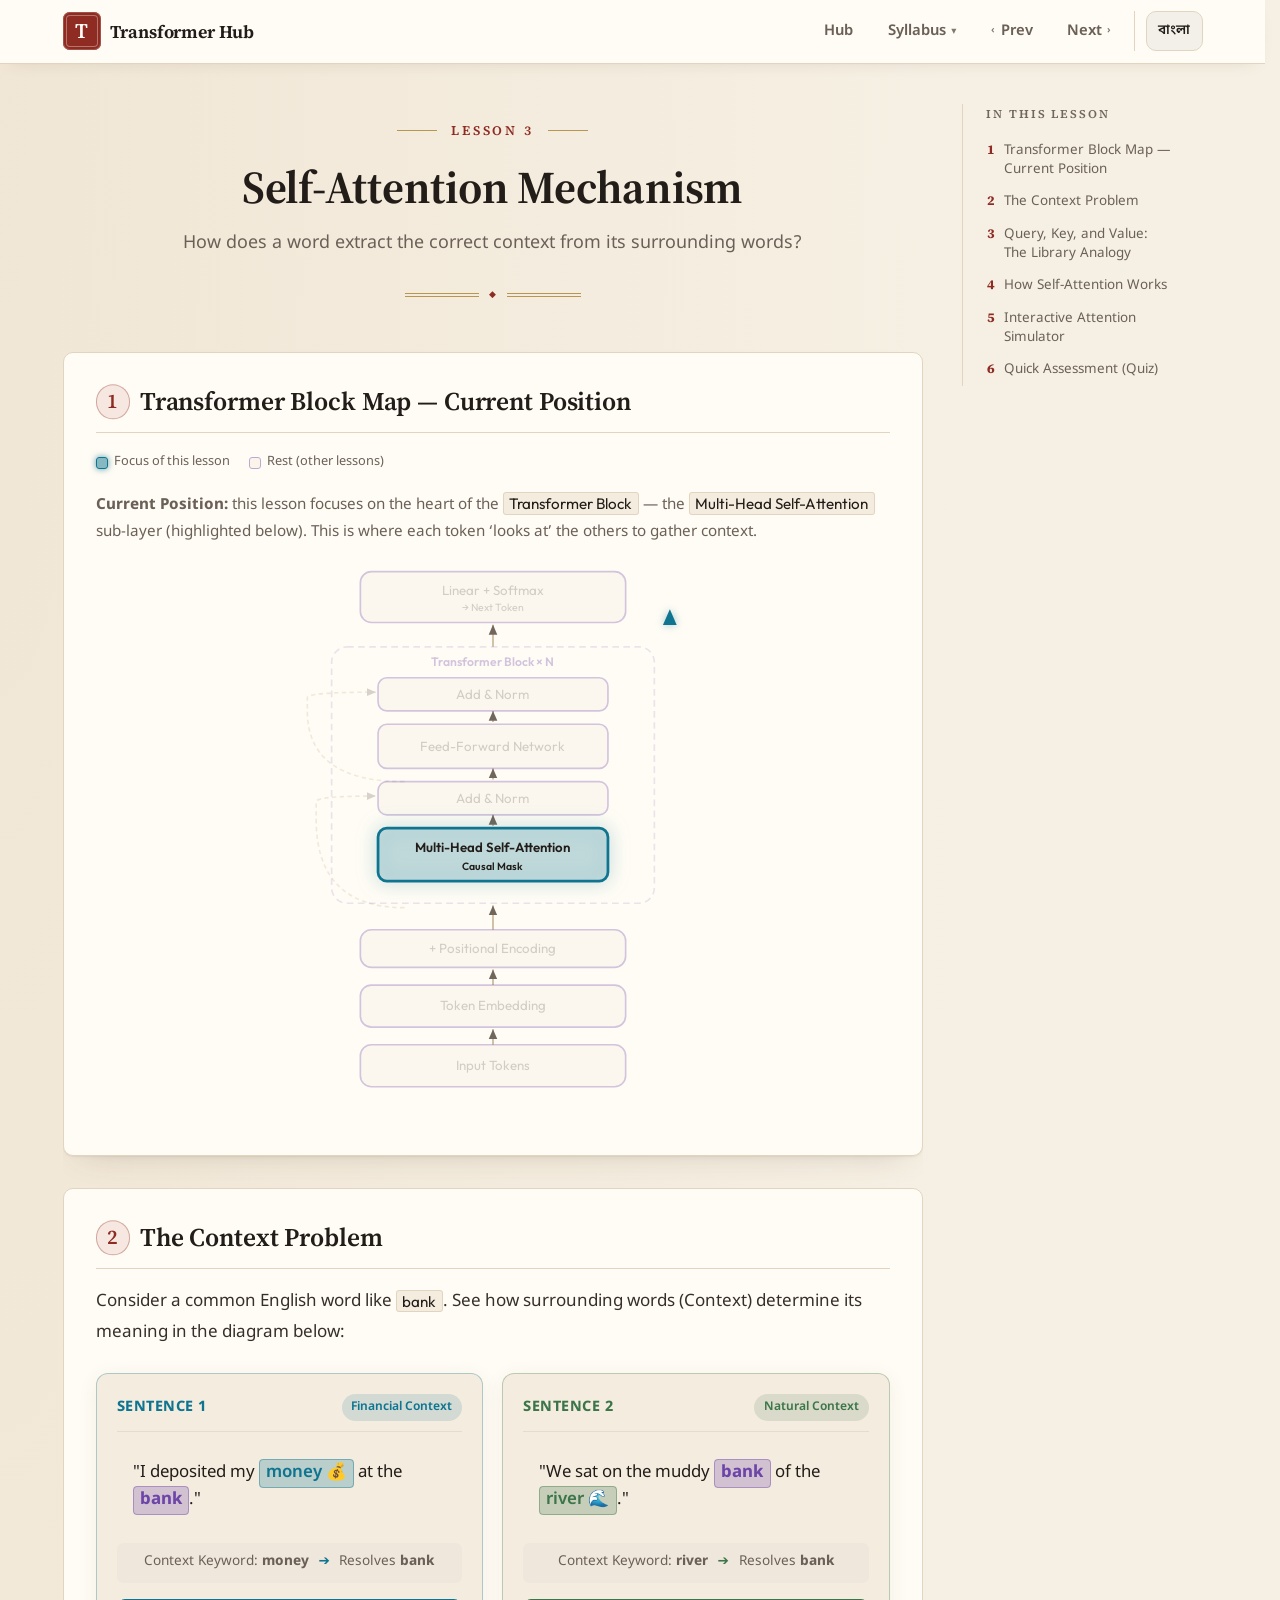
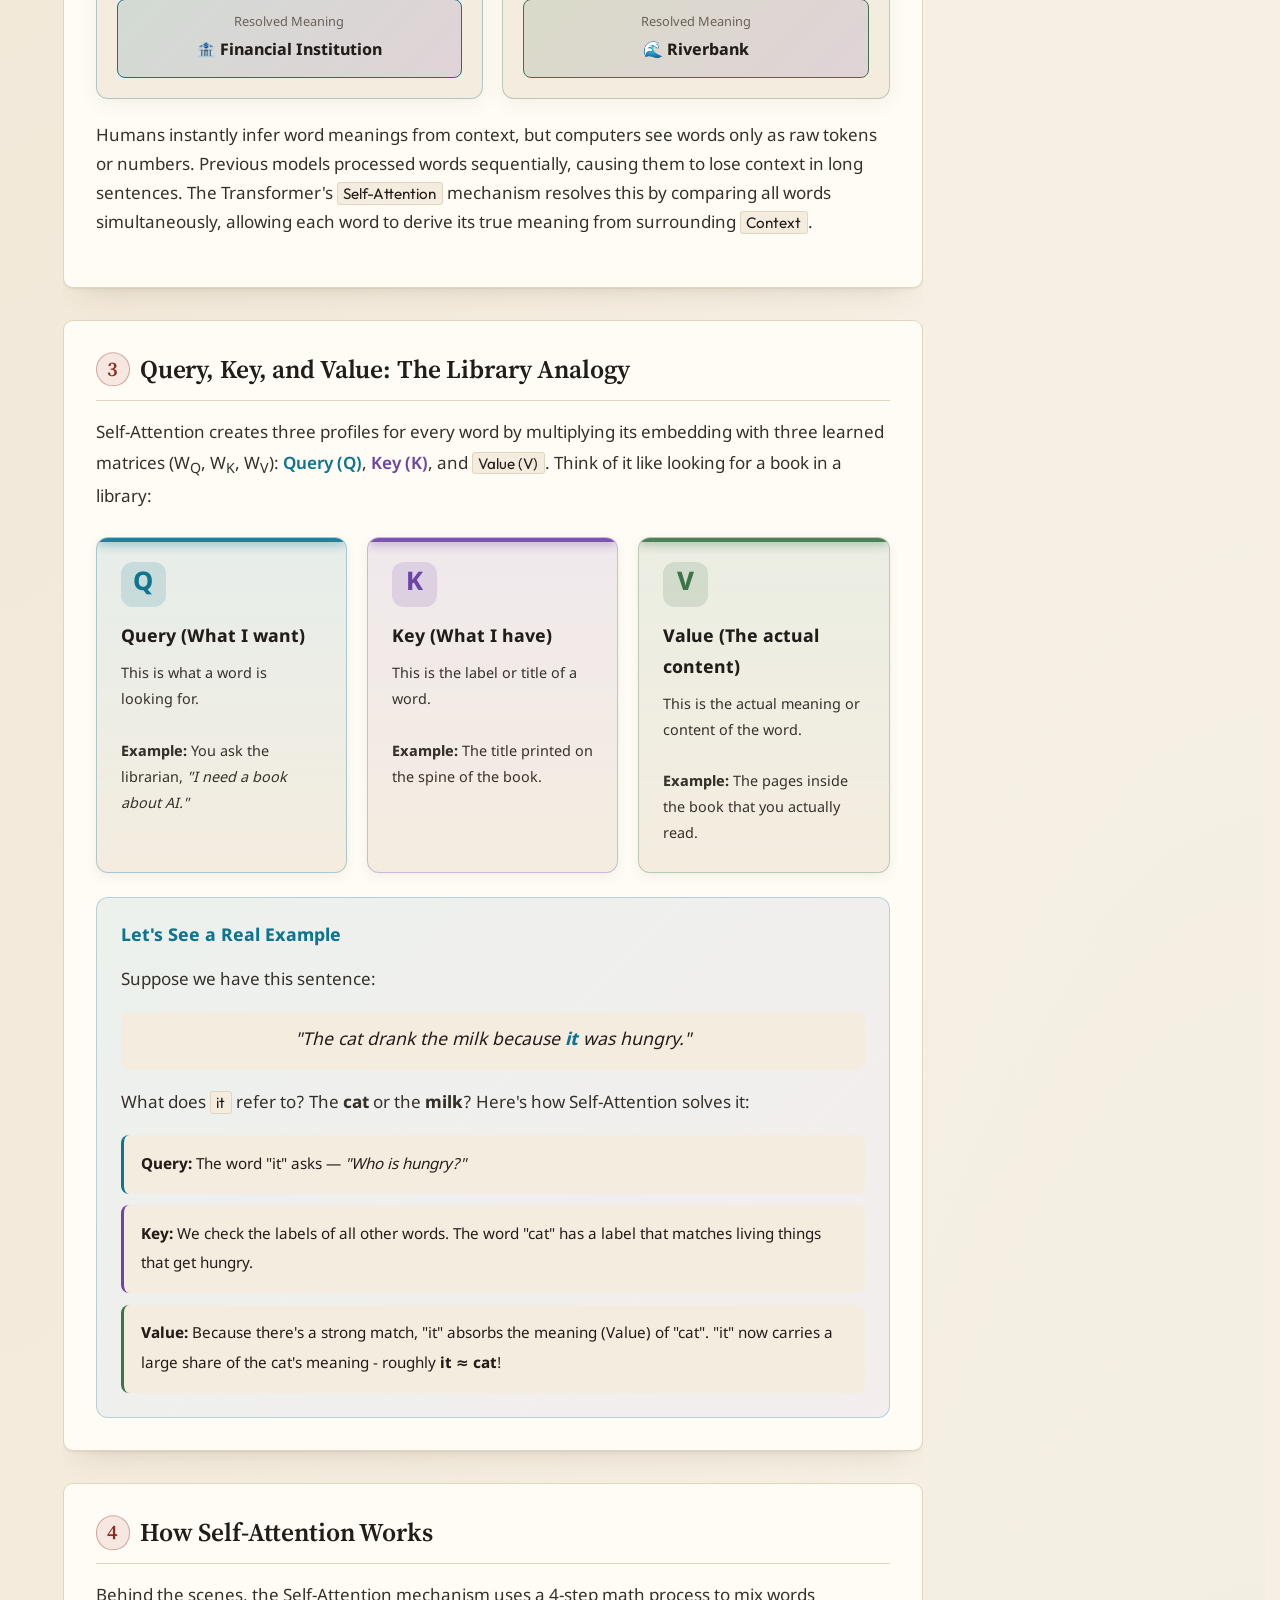
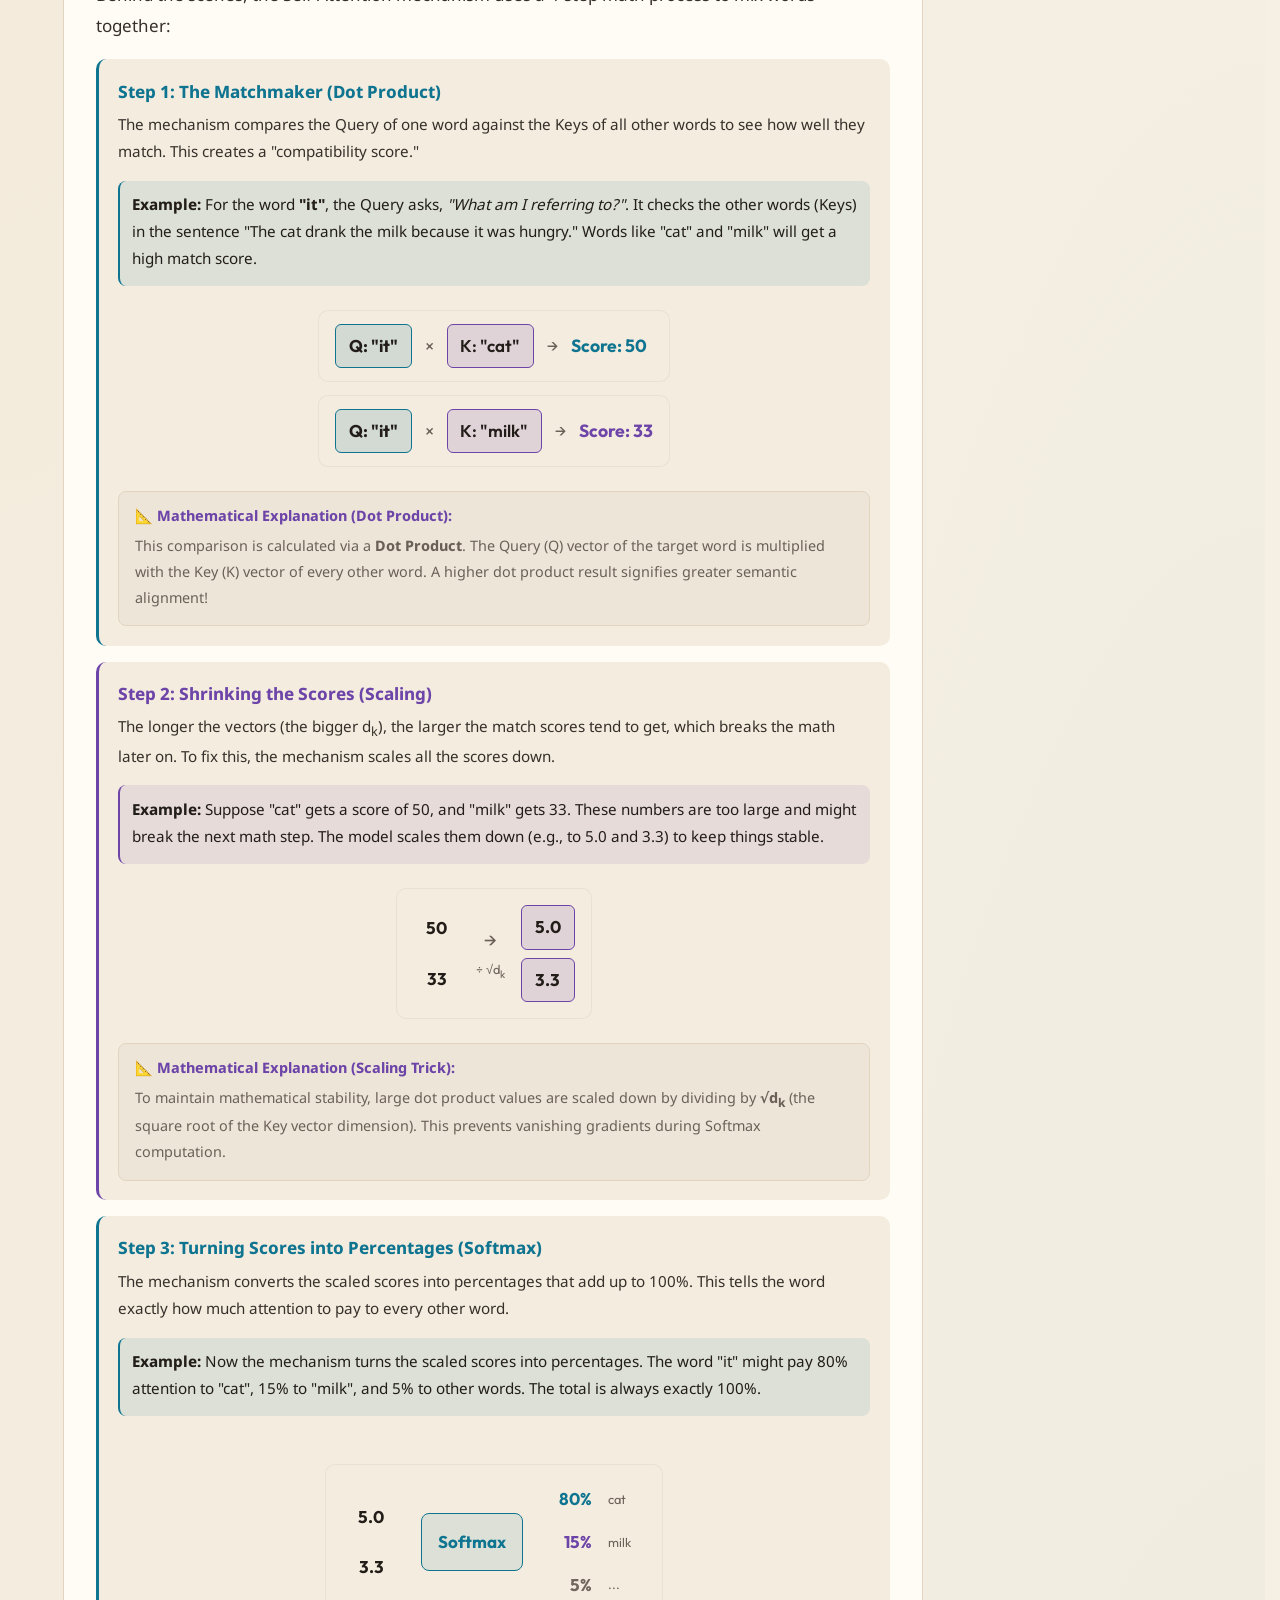
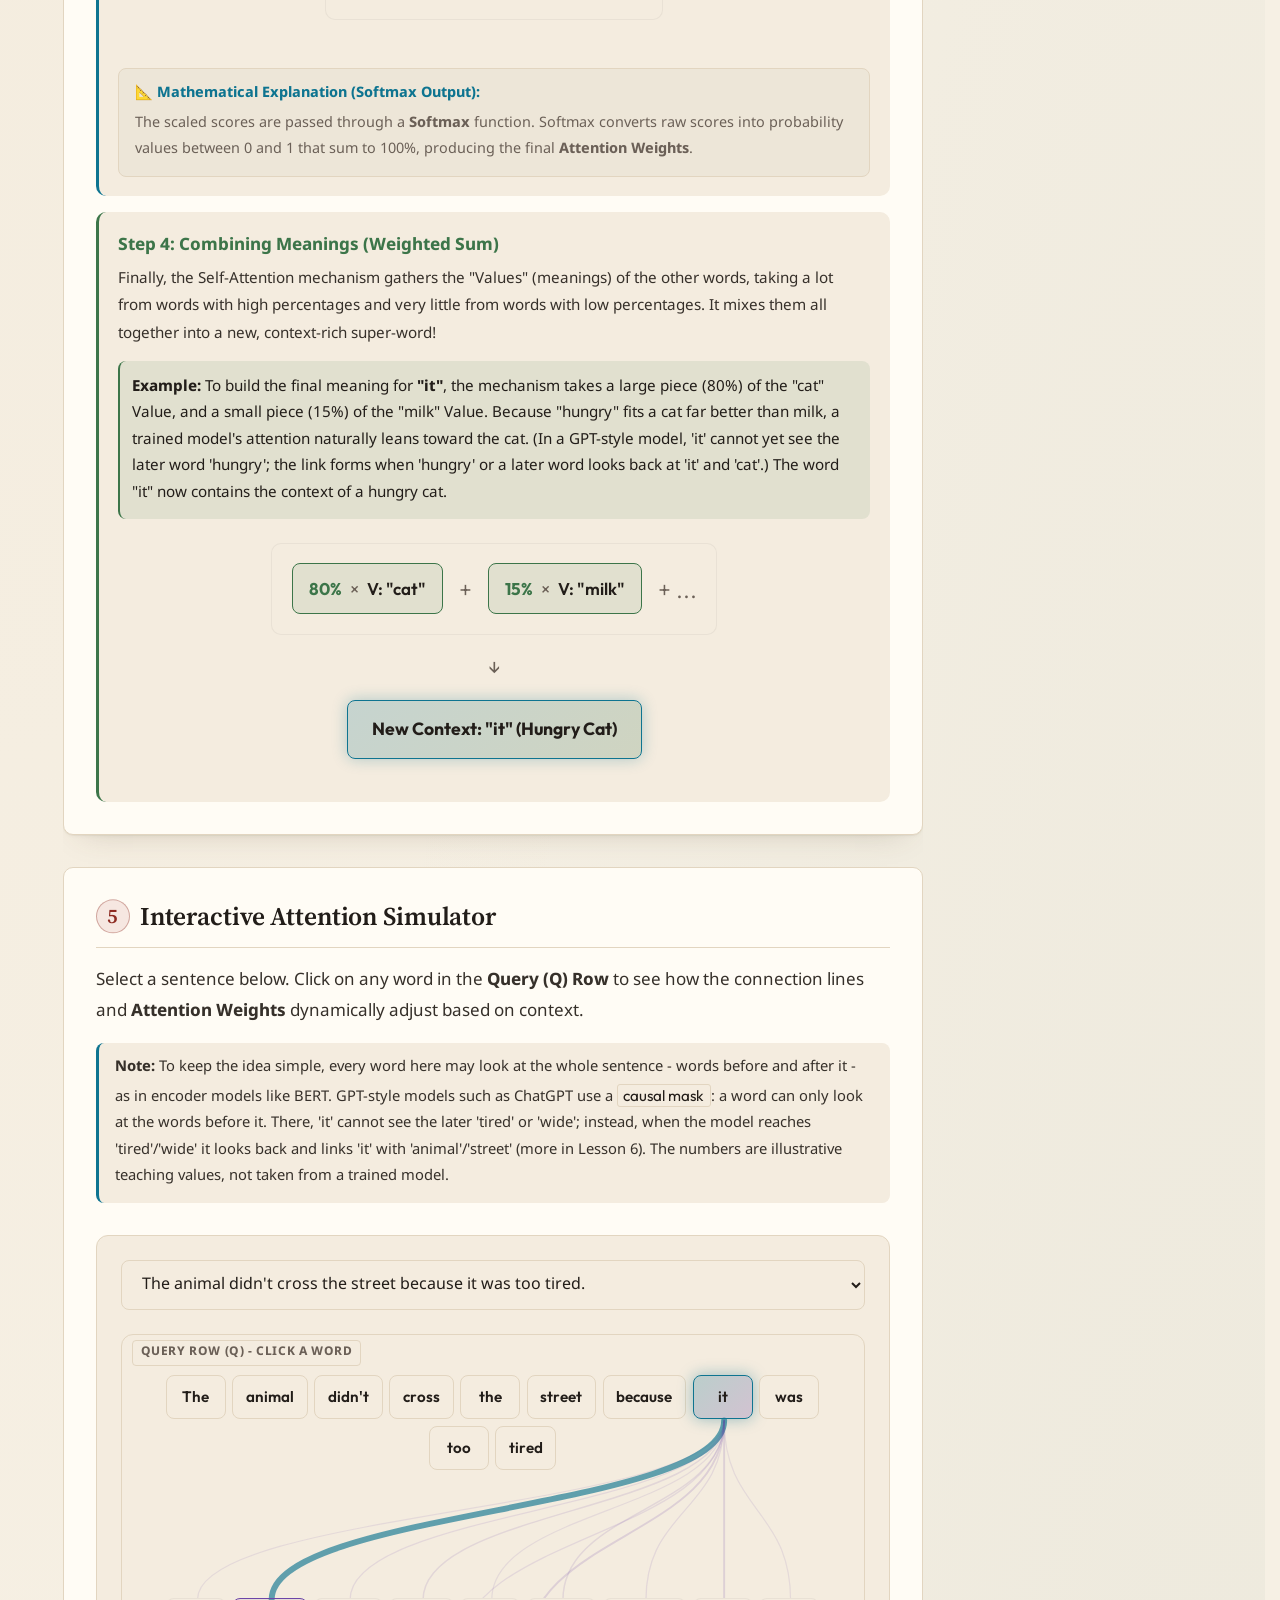
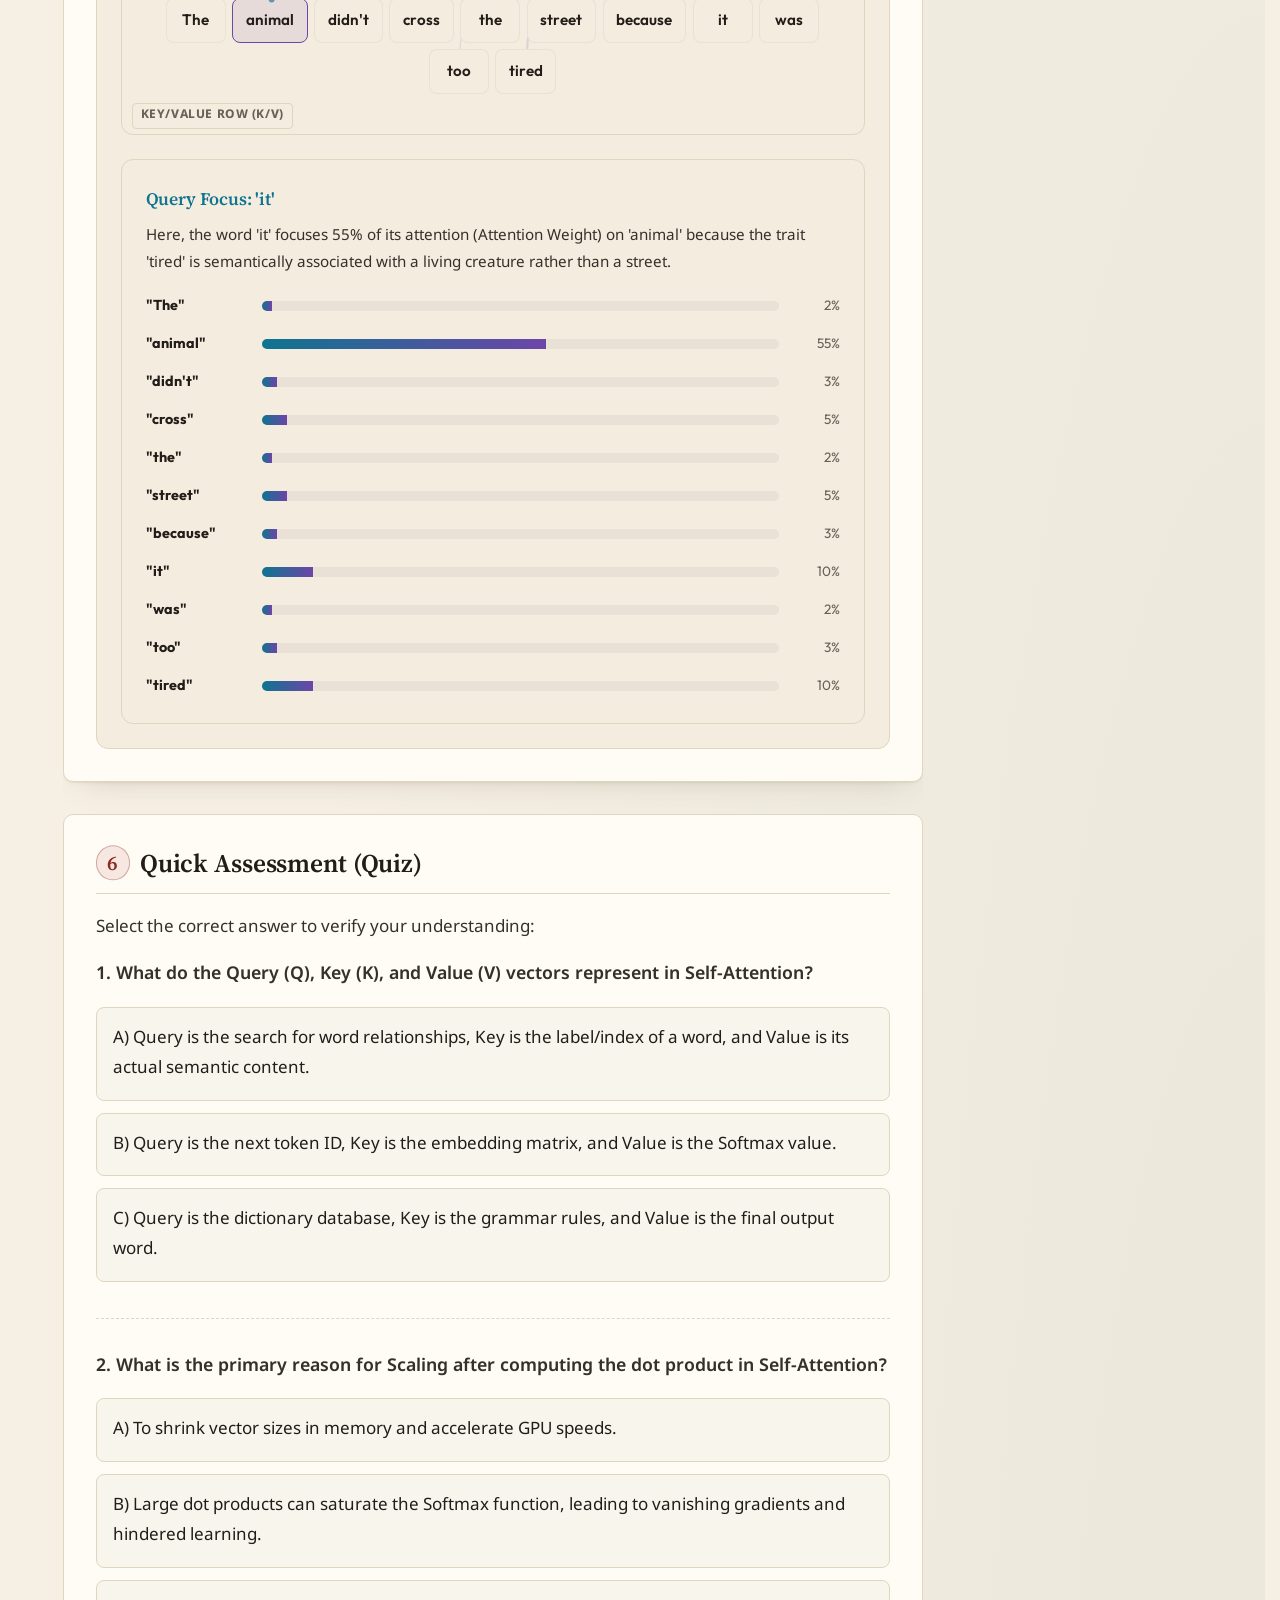
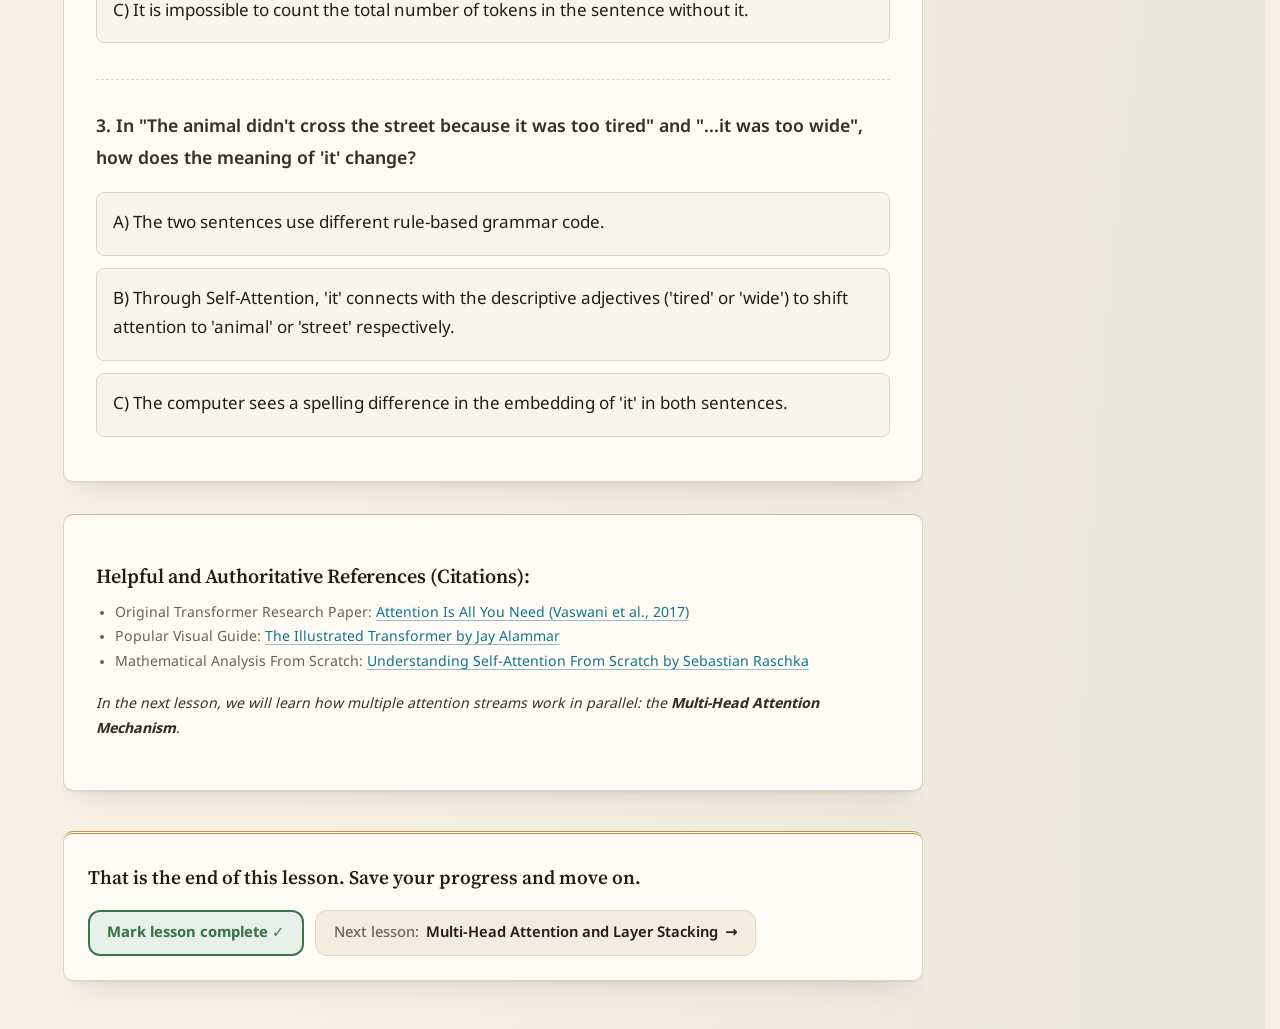
<file: lessons/0003-self-attention-mechanism-en.html>
<!DOCTYPE html>
<html lang="en">
<head>
    <meta charset="UTF-8">
    <meta name="viewport" content="width=device-width, initial-scale=1.0">
    <title>Lesson 3: Self-Attention Mechanism</title>
    <link rel="preconnect" href="https://fonts.googleapis.com">
    <link rel="preconnect" href="https://fonts.gstatic.com" crossorigin>
    <link href="https://fonts.googleapis.com/css2?family=Noto+Sans+Bengali:wght@400;500;600;700&family=Outfit:wght@300;400;600;700&display=swap" rel="stylesheet">
    <link rel="stylesheet" href="../assets/theme.css">
    <link rel="stylesheet" href="../assets/site-nav.css">
    <style>

        * {
            box-sizing: border-box;
            margin: 0;
            padding: 0;
        }

        body {
            font-family: var(--font-body);
            background-color: var(--bg-color);
            color: var(--text-primary);
            line-height: 1.75;
            font-size: 1.0625rem;
            padding: 2rem 1rem;
            min-height: 100vh;
            overflow-x: hidden;
            background-image:
                radial-gradient(at 0% 0%, rgba(196,146,86,.10) 0px, transparent 55%),
                radial-gradient(at 100% 100%, rgba(122,148,132,.10) 0px, transparent 55%);
        }

        h1, h2, h3, h4, h5, h6, .badge, .site-nav-brand-name, .sidebar-brand-name {
            font-family: var(--font-heading);
            letter-spacing: -0.01em;
        }

        .container {
            max-width: 860px;
            margin: 0 auto;
            position: relative;
            overflow-x: clip;
        }

        header {
            text-align: center;
            margin-bottom: 3rem;
        }

        .badge {
            background: linear-gradient(135deg, var(--accent-cyan), var(--accent-purple));
            color: var(--text-on-accent);
            padding: 0.3rem 1rem;
            border-radius: 50px;
            font-size: 0.85rem;
            font-weight: 600;
            text-transform: uppercase;
            letter-spacing: 0.05em;
            display: inline-block;
            margin-bottom: 1rem;
        }

        h1 {
            font-size: 2.5rem;
            font-weight: 700;
            margin-bottom: 0.5rem;
            color: var(--text-primary);
        }

        .subtitle {
            color: var(--text-secondary);
            font-size: 1.1rem;
        }

        .card {
            background: var(--card-bg);
            border: 1px solid var(--border-color);
            border-radius: 16px;
            padding: 2rem;
            margin-bottom: 2rem;
            box-shadow: var(--shadow);
        }

        h2 {
            font-size: 1.5rem;
            color: var(--accent-cyan);
            margin-bottom: 1rem;
            border-bottom: 1px solid var(--border-color);
            padding-bottom: 0.5rem;
            display: flex;
            align-items: center;
            gap: 0.5rem;
        }

        h3 {
            font-size: 1.2rem;
            color: var(--accent-purple);
            margin-top: 1.5rem;
            margin-bottom: 0.5rem;
        }

        p {
            margin-bottom: 1rem;
            line-height: 1.8;
            color: var(--text-body);
        }

        .highlight {
            color: var(--accent-cyan);
            font-weight: 600;
        }

        .highlight-purple {
            color: var(--accent-purple);
            font-weight: 600;
        }

        .tech-term {
            font-family: var(--font-heading);
            background: var(--tint-neutral);
            padding: 0.1rem 0.4rem;
            border-radius: 4px;
            color: var(--text-primary);
            font-size: 0.95rem;
            border: 1px solid var(--border-color);
        }

        /* Analogy Card Grid */
        .analogy-grid {
            display: grid;
            grid-template-columns: repeat(auto-fit, minmax(250px, 1fr));
            gap: 1.2rem;
            margin-top: 1.5rem;
            margin-bottom: 1.5rem;
        }

        .analogy-card {
            background: var(--card-bg-alt);
            border: 1px solid var(--border-color);
            border-radius: 12px;
            padding: 1.5rem;
            transition: all 0.3s ease;
            position: relative;
            overflow: hidden;
            box-shadow: 0 4px 12px rgba(90, 70, 45, .07);
        }

        .analogy-card::before {
            content: '';
            position: absolute;
            top: 0;
            left: 0;
            width: 100%;
            height: 4px;
            opacity: 0.9;
        }

        .analogy-card:nth-child(1) {
            background: linear-gradient(180deg, rgba(14, 116, 144, 0.1) 0%, var(--card-bg-alt) 100%);
            border-color: rgba(14, 116, 144, 0.3);
        }
        .analogy-card:nth-child(1)::before {
            background: var(--accent-cyan);
            box-shadow: 0 0 12px var(--accent-cyan);
        }
        .analogy-card:nth-child(1):hover {
            border-color: var(--accent-cyan);
            background: linear-gradient(180deg, rgba(14, 116, 144, 0.15) 0%, var(--card-bg-alt) 100%);
            transform: translateY(-4px);
        }
        .analogy-card:nth-child(1) .analogy-icon {
            color: var(--accent-cyan);
            background: rgba(14, 116, 144, 0.15);
        }

        .analogy-card:nth-child(2) {
            background: linear-gradient(180deg, rgba(109, 69, 168, 0.1) 0%, var(--card-bg-alt) 100%);
            border-color: rgba(109, 69, 168, 0.3);
        }
        .analogy-card:nth-child(2)::before {
            background: var(--accent-purple);
            box-shadow: 0 0 12px var(--accent-purple);
        }
        .analogy-card:nth-child(2):hover {
            border-color: var(--accent-purple);
            background: linear-gradient(180deg, rgba(109, 69, 168, 0.15) 0%, var(--card-bg-alt) 100%);
            transform: translateY(-4px);
        }
        .analogy-card:nth-child(2) .analogy-icon {
            color: var(--accent-purple);
            background: rgba(109, 69, 168, 0.15);
        }

        .analogy-card:nth-child(3) {
            background: linear-gradient(180deg, rgba(60, 117, 73, 0.1) 0%, var(--card-bg-alt) 100%);
            border-color: rgba(60, 117, 73, 0.3);
        }
        .analogy-card:nth-child(3)::before {
            background: var(--accent-green);
            box-shadow: 0 0 12px var(--accent-green);
        }
        .analogy-card:nth-child(3):hover {
            border-color: var(--accent-green);
            background: linear-gradient(180deg, rgba(60, 117, 73, 0.15) 0%, var(--card-bg-alt) 100%);
            transform: translateY(-4px);
        }
        .analogy-card:nth-child(3) .analogy-icon {
            color: var(--accent-green);
            background: rgba(60, 117, 73, 0.15);
        }

        .analogy-icon {
            font-size: 1.6rem;
            font-weight: 700;
            margin-bottom: 1rem;
            display: inline-flex;
            align-items: center;
            justify-content: center;
            width: 45px;
            height: 45px;
            border-radius: 12px;
        }

        .analogy-title {
            font-weight: 700;
            font-size: 1.1rem;
            margin-bottom: 0.5rem;
            color: var(--text-primary);
        }

        /* Simulator Styles */
        .simulator {
            margin-top: 2rem;
            background: var(--card-bg-alt);
            border: 1px solid var(--border-color);
            border-radius: 12px;
            padding: 1.5rem;
        }

        .sim-input-group {
            display: flex;
            flex-direction: column;
            gap: 1rem;
            margin-bottom: 1.5rem;
        }

        @media (min-width: 600px) {
            .sim-input-group {
                flex-direction: row;
            }
        }

        select, input, button {
            background: var(--card-bg-alt);
            border: 1px solid var(--border-color);
            color: var(--text-primary);
            padding: 0.75rem 1rem;
            border-radius: 8px;
            font-size: 1rem;
            outline: none;
            font-family: inherit;
        }

        select {
            cursor: pointer;
            flex-grow: 1;
        }

        input {
            flex-grow: 1;
        }

        button {
            background: linear-gradient(135deg, var(--accent-cyan), var(--accent-purple));
            border: none;
            font-weight: 600;
            cursor: pointer;
            transition: opacity 0.2s;
            white-space: nowrap;
        }

        button:hover {
            opacity: 0.9;
        }

        /* Interactive Map Area */
        .attention-visualization-container {
            position: relative;
            background: var(--card-bg-alt);
            border: 1px solid var(--border-color);
            border-radius: 12px;
            padding: 2.5rem 1rem;
            margin-top: 1.5rem;
            margin-bottom: 1.5rem;
            min-height: 320px;
            display: flex;
            flex-direction: column;
            justify-content: space-between;
            overflow: visible;
        }

        .word-row {
            display: flex;
            justify-content: center;
            gap: 0.4rem;
            flex-wrap: wrap;
            position: relative;
            z-index: 2;
        }

        .query-row {
            margin-bottom: 8rem;
        }

        .word-node {
            padding: 0.5rem 0.8rem;
            border-radius: 8px;
            background: var(--card-bg-alt);
            border: 1px solid var(--border-color);
            font-family: var(--font-heading);
            font-weight: 600;
            user-select: none;
            transition: all 0.2s ease;
            text-align: center;
            min-width: 60px;
            font-size: 0.95rem;
        }

        .query-node {
            cursor: pointer;
        }

        .query-node:hover {
            border-color: var(--accent-cyan);
            background: rgba(14, 116, 144, 0.15);
            transform: translateY(-2px);
        }

        .query-node.active-query {
            background: linear-gradient(135deg, rgba(14, 116, 144, 0.25), rgba(109, 69, 168, 0.25));
            border-color: var(--accent-cyan);
            box-shadow: 0 0 15px rgba(14, 116, 144, 0.4);
            color: var(--text-primary);
        }

        .key-node {
            background: var(--card-bg-alt);
            border-color: rgba(var(--ink-rgb), 0.05);
        }

        .key-node.active-key {
            border-color: var(--accent-purple);
            background: rgba(109, 69, 168, 0.1);
        }

        .attention-svg {
            position: absolute;
            top: 0;
            left: 0;
            width: 100%;
            height: 100%;
            pointer-events: none;
            z-index: 1;
        }

        .connection-line {
            stroke-linecap: round;
            opacity: 0;
            animation: fadeInLine 0.4s ease forwards;
        }

        @keyframes fadeInLine {
            to { opacity: 1; }
        }

        /* Details Panel */
        .attention-details-panel {
            background: var(--card-bg-alt);
            border: 1px solid var(--border-color);
            border-radius: 12px;
            padding: 1.5rem;
            margin-top: 1.5rem;
        }

        .weight-bars-list {
            display: flex;
            flex-direction: column;
            gap: 0.8rem;
            margin-top: 1rem;
        }

        .weight-row {
            display: flex;
            align-items: center;
            gap: 1rem;
        }

        .weight-label {
            font-family: var(--font-heading);
            font-weight: bold;
            width: 100px;
            font-size: 0.9rem;
        }

        .weight-bar-bg {
            flex-grow: 1;
            background: rgba(var(--ink-rgb), 0.05);
            height: 10px;
            border-radius: 5px;
            overflow: hidden;
        }

        .weight-bar-fill {
            height: 100%;
            background: linear-gradient(90deg, var(--accent-cyan), var(--accent-purple));
            width: 0%;
            transition: width 0.5s ease-out;
        }

        .weight-val {
            font-family: var(--font-heading);
            font-size: 0.85rem;
            width: 45px;
            text-align: right;
            color: var(--text-secondary);
        }

        .row-label {
            position: absolute;
            left: 10px;
            font-size: 0.75rem;
            font-weight: 700;
            text-transform: uppercase;
            letter-spacing: 0.05em;
            color: var(--text-secondary);
            background: var(--card-bg-alt);
            padding: 0.1rem 0.5rem;
            border-radius: 4px;
            border: 1px solid var(--border-color);
        }

        .query-label {
            top: 5px;
        }

        .key-label {
            bottom: 5px;
        }

        /* Quiz Styles */
        .quiz-question-container {
            margin-bottom: 2rem;
            padding-bottom: 1.5rem;
            border-bottom: 1px dashed var(--border-color);
        }

        .quiz-question-container:last-child {
            border-bottom: none;
            margin-bottom: 0;
            padding-bottom: 0;
        }

        .quiz-option {
            display: block;
            background: rgba(var(--ink-rgb), 0.03);
            border: 1px solid var(--border-color);
            padding: 1rem;
            border-radius: 8px;
            margin-bottom: 0.75rem;
            cursor: pointer;
            transition: all 0.2s;
            text-align: left;
        }

        .quiz-option:hover {
            background: rgba(var(--ink-rgb), 0.08);
            border-color: var(--accent-cyan);
        }

        .quiz-option.correct {
            background: rgba(60, 117, 73, 0.15);
            border-color: var(--accent-green);
        }

        .quiz-option.incorrect {
            background: rgba(179, 38, 30, 0.15);
            border-color: var(--accent-red);
        }

        .quiz-feedback {
            margin-top: 1rem;
            padding: 1rem;
            border-radius: 8px;
            display: none;
            font-weight: 600;
        }

        .quiz-feedback.success {
            background: rgba(60, 117, 73, 0.1);
            color: var(--accent-green);
            border: 1px solid rgba(60, 117, 73, 0.2);
            display: block;
        }

        .quiz-feedback.error {
            background: rgba(179, 38, 30, 0.1);
            color: var(--accent-red);
            border: 1px solid rgba(179, 38, 30, 0.2);
            display: block;
        }

        /* Citations */
        .citations {
            font-size: 0.9rem;
            color: var(--text-secondary);
            border-top: 1px solid var(--border-color);
            padding-top: 1rem;
            margin-top: 2rem;
        }

        .citations a {
            color: var(--accent-cyan);
            text-decoration: none;
        }

        .citations a:hover {
            text-decoration: underline;
        }

        footer {
            text-align: center;
            margin-top: 4rem;
            color: var(--text-secondary);
            font-size: 0.85rem;
        }




























        /* Attention Simulator Nodes (Lesson 3) */







        
        
        


        

        

        /* Transitions */
        *, *::before, *::after {
            transition: background-color 0.3s ease, border-color 0.3s ease, color 0.3s ease, box-shadow 0.3s ease;
        }

        /* ===== Cross-device: responsive, touch, accessibility & performance ===== */
        /* Fluid hero heading so it scales down on small screens */
        h1 {
            font-size: clamp(1.6rem, 5vw, 2.5rem);
        }

        /* Visible keyboard-focus indicator */
        a:focus-visible,
        button:focus-visible,
        select:focus-visible,
        input:focus-visible,
        [tabindex]:focus-visible,
        .quiz-option:focus-visible {
            outline: 2px solid var(--accent-cyan);
            outline-offset: 2px;
        }

        /* Touch & small-screen layout (mobile-first priority) */
        @media (max-width: 768px) {
            body {
                padding: 1.25rem 0.85rem;
            }
            .container {
                max-width: 100%;
            }
            .card {
                padding: 1.25rem;
            }
            .simulator {
                padding: 1rem;
            }
            .sim-input-group {
                flex-direction: column;
            }
            /* Comfortable touch targets */
            .tab-btn,
            .quiz-option,
            select,
            button {
                min-height: 44px;
            }
            .card,
            .simulator {
            }
        }

        /* Respect users who prefer reduced motion */
        @media (prefers-reduced-motion: reduce) {
            *, *::before, *::after {
                animation-duration: 0.001ms !important;
                animation-iteration-count: 1 !important;
                transition-duration: 0.001ms !important;
                scroll-behavior: auto !important;
            }
        }
    
        /* ===== Shared Site Navbar ===== */

        /* Step Worked-Example (expandable) */
        .step-example {
            margin-top: 0.9rem;
            border-top: 1px dashed rgba(var(--ink-rgb), 0.12);
            padding-top: 0.6rem;
        }
        .step-example > summary {
            cursor: pointer;
            list-style: none;
            display: inline-flex;
            align-items: center;
            gap: 0.45rem;
            font-size: 0.85rem;
            font-weight: 600;
            color: var(--text-secondary);
            user-select: none;
            transition: color 0.2s ease;
        }
        .step-example > summary:hover { color: var(--text-primary); }
        .step-example > summary::-webkit-details-marker { display: none; }
        .step-example > summary::before {
            content: '\25B8';
            display: inline-block;
            transition: transform 0.2s ease;
            font-size: 0.8rem;
        }
        .step-example[open] > summary::before { transform: rotate(90deg); }
        .step-example .example-body {
            margin-top: 0.7rem;
            padding: 0.9rem 1rem;
            background: var(--card-bg-alt);
            border-radius: 8px;
            font-size: 0.9rem;
            line-height: 1.7;
        }
        .step-example .example-body p { margin: 0 0 0.55rem 0; }
        .step-example .example-body p:last-child { margin-bottom: 0; }
        .step-example .calc {
            display: block;
            font-family: 'SFMono-Regular', Consolas, 'Liberation Mono', monospace;
            background: rgba(var(--ink-rgb), 0.05);
            border: 1px solid rgba(var(--ink-rgb), 0.06);
            border-radius: 6px;
            padding: 0.6rem 0.8rem;
            margin: 0.55rem 0;
            font-size: 0.82rem;
            color: var(--text-secondary);
            white-space: pre-wrap;
            line-height: 1.8;
        }
    
/* tb-map styles */
.tb-architecture-map .tb-map-svg {
    width: 100%; max-width: 420px; height: auto; display: block;
    margin: 0.5rem auto 1rem; overflow: visible;
}
.tb-map-svg text { text-anchor: middle; font-family: var(--font-heading); font-size: 12px; }
.tb-map-svg .tb-sub { font-size: 9.5px; }
.tb-node rect, .tb-node circle {
    fill: var(--card-bg-alt); stroke: var(--accent-purple); stroke-width: 1.5;
    transition: all 0.35s ease;
}
.tb-node text { fill: var(--text-secondary); transition: all 0.35s ease; }
.tb-node.active rect, .tb-node.active circle {
    fill: rgba(14, 116, 144, 0.18); stroke: var(--accent-cyan); stroke-width: 2.5;
    filter: drop-shadow(0 0 8px rgba(14, 116, 144, 0.55));
}
.tb-node.active text { fill: var(--text-primary); font-weight: 600; }
.tb-node.dim { opacity: 0.3; }
.tb-block .tb-block-outline {
    fill: none; stroke: rgba(109, 69, 168, 0.45); stroke-width: 1.5;
    stroke-dasharray: 6 4; transition: all 0.35s ease;
}
.tb-block .tb-block-label { fill: var(--accent-purple); font-size: 11px; font-weight: 600; transition: all 0.35s ease; }
.tb-block.active .tb-block-outline { stroke: var(--accent-cyan); stroke-width: 2; filter: drop-shadow(0 0 6px rgba(14, 116, 144, 0.5)); }
.tb-block.active .tb-block-label { fill: var(--accent-cyan); }
.tb-block.dim { opacity: 0.3; }
.tb-flow { fill: none; stroke: var(--border-strong); stroke-width: 1.6; }
.tb-skip {
    fill: none; stroke: var(--border-strong); stroke-width: 1.5; stroke-dasharray: 4 3;
    transition: all 0.35s ease;
}
.tb-skip.active { stroke: var(--accent-green); stroke-width: 2.2; filter: drop-shadow(0 0 5px rgba(60, 117, 73, 0.55)); }
.tb-skip.dim { opacity: 0.28; }
.tb-map-caption { font-size: 0.95rem; color: var(--text-secondary); margin-bottom: 0; }
.tb-map-legend { display: flex; gap: 1.2rem; flex-wrap: wrap; font-size: 0.8rem; color: var(--text-secondary); margin: 0.2rem 0 1rem; }
.tb-map-legend span { display: inline-flex; align-items: center; gap: 0.4rem; }
.tb-legend-dot { width: 12px; height: 12px; border-radius: 3px; display: inline-block; }
.tb-legend-active { background: rgba(14, 116, 144, 0.5); box-shadow: 0 0 6px rgba(14, 116, 144, 0.7); border: 1px solid var(--accent-cyan); }
.tb-legend-rest { background: var(--card-bg-alt); border: 1px solid var(--accent-purple); opacity: 0.45; }

.tb-main-flow {
    stroke-dasharray: 8 6;
    animation: flow-up 1s linear infinite;
    filter: drop-shadow(0 0 4px rgba(14, 116, 144, 0.4));
}
@keyframes flow-up {
    to { stroke-dashoffset: -14; }
}

        </style>
</head>
<body>
    <!-- ===== Shared Site Navbar (auto-configured from URL) ===== -->
    <nav class="site-nav" id="site-nav" aria-label="Site navigation">
        <div class="site-nav-inner">
            <a class="site-nav-brand" href="../index.html">
                <span class="site-nav-logo">T</span>
                <span class="site-nav-brand-name">Transformer Hub</span>
            </a>
            <div class="site-nav-menu" id="siteNavMenu">
                <a class="site-nav-link" href="../index.html"><span data-bn="হাব" data-en="Hub">Hub</span></a>
                <div class="site-nav-dropdown" id="siteNavDropdown">
                    <button class="site-nav-link" id="syllabusBtn" type="button" aria-haspopup="true" aria-expanded="false">
                        <span data-bn="সিলেবাস" data-en="Syllabus">Syllabus</span>
                        <span class="site-nav-caret">▾</span>
                    </button>
                    <ul class="site-nav-dropdown-menu" id="syllabusMenu"></ul>
                </div>
                <div class="site-nav-pager">
                    <a class="site-nav-link" id="prevLessonBtn" rel="prev"><span class="site-nav-caret">‹</span> <span data-bn="আগের" data-en="Prev">Prev</span></a>
                    <a class="site-nav-link" id="nextLessonBtn" rel="next"><span data-bn="পরের" data-en="Next">Next</span> <span class="site-nav-caret">›</span></a>
                </div>
                <div class="site-nav-controls">
                    <button class="site-nav-icon-btn" id="langToggleBtn" type="button" title="Switch language"><span id="langToggleLabel">EN</span></button>
                </div>
            </div>
        </div>
    </nav>
    <div class="container">
<header>
            <span class="badge">Lesson 3</span>
            <h1>Self-Attention Mechanism</h1>
            <p class="subtitle">How does a word extract the correct context from its surrounding words?</p>
        </header>

        <!-- Transformer Block Map -->
        <div class="card tb-architecture-map">
            <h2>Transformer Block Map — Current Position</h2>
            <div class="tb-map-legend"><span><i class="tb-legend-dot tb-legend-active"></i> Focus of this lesson</span><span><i class="tb-legend-dot tb-legend-rest"></i> Rest (other lessons)</span></div>
            <p class="tb-map-caption"><strong>Current Position:</strong> this lesson focuses on the heart of the <span class="tech-term">Transformer Block</span> — the <span class="tech-term">Multi-Head Self-Attention</span> sub-layer (highlighted below). This is where each token ‘looks at’ the others to gather context.</p>
            <svg class="tb-map-svg" viewBox="0 0 380 500" role="img" aria-label="Transformer block architecture map">
  <defs>
    <marker id="tb-arrow" viewBox="0 0 10 10" refX="8" refY="5" markerWidth="7" markerHeight="7" orient="auto-start-reverse">
      <path d="M0 1.5 L8 5 L0 8.5 z" fill="var(--text-muted)"/>
    </marker>
    <linearGradient id="flow-gradient" x1="0%" y1="100%" x2="0%" y2="0%">
      <stop offset="0%" stop-color="var(--accent-purple)" />
      <stop offset="100%" stop-color="var(--accent-cyan)" />
    </linearGradient>
    <marker id="tb-arrow-main" viewBox="0 0 10 10" refX="8" refY="5" markerWidth="6" markerHeight="6" orient="auto-start-reverse">
      <path d="M0 1.5 L8 5 L0 8.5 z" fill="var(--accent-cyan)"/>
    </marker>
  </defs>

  <!-- Main flow arrow -->
  <line class="tb-main-flow" x1="350" y1="460" x2="350" y2="50" stroke="url(#flow-gradient)" stroke-width="3" marker-end="url(#tb-arrow-main)"/>

  <!-- flow arrows (bottom -> top) -->
  <line class="tb-flow" x1="190" y1="444" x2="190" y2="430" marker-end="url(#tb-arrow)"/>
  <line class="tb-flow" x1="190" y1="390" x2="190" y2="376" marker-end="url(#tb-arrow)"/>
  <line class="tb-flow" x1="190" y1="340" x2="190" y2="318" marker-end="url(#tb-arrow)"/>
  <line class="tb-flow" x1="190" y1="246" x2="190" y2="236" marker-end="url(#tb-arrow)"/>
  <line class="tb-flow" x1="190" y1="204" x2="190" y2="194" marker-end="url(#tb-arrow)"/>
  <line class="tb-flow" x1="190" y1="152" x2="190" y2="142" marker-end="url(#tb-arrow)"/>
  <line class="tb-flow" x1="190" y1="84"  x2="190" y2="64"  marker-end="url(#tb-arrow)"/>

  <!-- residual / skip connections -->
  <path class="tb-skip dim" d="M 110 320 Q 30 320 30 240 L 30 224 Q 30 219 84 219" marker-end="url(#tb-arrow)"/>
  <path class="tb-skip dim" d="M 110 206 Q 22 206 22 142 L 22 130 Q 22 125 84 125" marker-end="url(#tb-arrow)"/>

  <!-- output -->
  <g class="tb-node dim">
    <rect x="70" y="16" width="240" height="46" rx="10"/>
    <text x="190" y="37">Linear + Softmax</text>
    <text x="190" y="52" class="tb-sub">&#8594; Next Token</text>
  </g>

  <!-- transformer block container -->
  <g class="tb-block dim">
    <rect class="tb-block-outline" x="44" y="84" width="292" height="232" rx="14"/>
    <text class="tb-block-label" x="190" y="101">Transformer Block &#215; N</text>
  </g>

  <!-- add & norm (after FFN) -->
  <g class="tb-node dim">
    <rect x="86" y="112" width="208" height="30" rx="8"/>
    <text x="190" y="131">Add &amp; Norm</text>
  </g>
  <!-- feed-forward network -->
  <g class="tb-node dim">
    <rect x="86" y="154" width="208" height="40" rx="8"/>
    <text x="190" y="178">Feed-Forward Network</text>
  </g>
  <!-- add & norm (after attention) -->
  <g class="tb-node dim">
    <rect x="86" y="206" width="208" height="30" rx="8"/>
    <text x="190" y="225">Add &amp; Norm</text>
  </g>
  <!-- multi-head self-attention -->
  <g class="tb-node active">
    <rect x="86" y="248" width="208" height="48" rx="8"/>
    <text x="190" y="270">Multi-Head Self-Attention</text>
    <text x="190" y="286" class="tb-sub">Causal Mask</text>
  </g>

  <!-- positional encoding -->
  <g class="tb-node dim">
    <rect x="70" y="340" width="240" height="34" rx="10"/>
    <text x="190" y="361">+ Positional Encoding</text>
  </g>
  <!-- token embedding -->
  <g class="tb-node dim">
    <rect x="70" y="390" width="240" height="38" rx="10"/>
    <text x="190" y="413">Token Embedding</text>
  </g>
  <!-- input tokens -->
  <g class="tb-node dim">
    <rect x="70" y="444" width="240" height="38" rx="10"/>
    <text x="190" y="467">Input Tokens</text>
  </g>
</svg>
        </div>


        <!-- Context Problem Card -->
        <div class="card">
            <h2>The Context Problem</h2>
            <p>Consider a common English word like <span class="tech-term">bank</span>. See how surrounding words (Context) determine its meaning in the diagram below:</p>
            
            <!-- Dual Card Visual Comparison Diagram -->
            <div style="display: grid; grid-template-columns: repeat(auto-fit, minmax(280px, 1fr)); gap: 1.2rem; margin: 1.5rem 0;">
                
                <!-- Sentence 1 Card -->
                <div style="background: var(--card-bg-alt); border: 1px solid rgba(14, 116, 144, 0.3); border-radius: 12px; padding: 1.25rem; display: flex; flex-direction: column; gap: 1rem; box-shadow: 0 4px 20px rgba(90, 70, 45, .07);">
                    <div style="display: flex; align-items: center; justify-content: space-between; border-bottom: 1px solid rgba(var(--ink-rgb),0.08); padding-bottom: 0.6rem;">
                        <span style="font-weight: 700; color: var(--accent-cyan); font-size: 0.9rem; text-transform: uppercase; letter-spacing: 0.5px;">Sentence 1</span>
                        <span style="background: rgba(14, 116, 144, 0.15); color: var(--accent-cyan); font-size: 0.75rem; padding: 0.2rem 0.6rem; border-radius: 20px; font-weight: 600;">Financial Context</span>
                    </div>
                    
                    <div style="font-size: 1.05rem; background: var(--card-bg-alt); padding: 0.8rem 1rem; border-radius: 8px; line-height: 1.6;">
                        "I deposited my <span style="background: rgba(14, 116, 144, 0.25); color: var(--accent-cyan); padding: 0.15rem 0.4rem; border-radius: 4px; border: 1px solid rgba(14, 116, 144, 0.4); font-weight: 600;">money 💰</span> at the <span style="background: rgba(109, 69, 168, 0.25); color: var(--accent-purple); padding: 0.15rem 0.4rem; border-radius: 4px; border: 1px solid rgba(109, 69, 168, 0.4); font-weight: 700;">bank</span>."
                    </div>

                    <div style="display: flex; align-items: center; justify-content: center; gap: 0.6rem; color: var(--text-secondary); font-size: 0.85rem; background: rgba(var(--ink-rgb),0.02); padding: 0.5rem; border-radius: 6px;">
                        <span>Context Keyword: <strong>money</strong></span>
                        <span style="color: var(--accent-cyan);">➔</span>
                        <span>Resolves <strong>bank</strong></span>
                    </div>

                    <div style="background: linear-gradient(135deg, rgba(14, 116, 144, 0.15), rgba(109, 69, 168, 0.15)); border: 1px solid var(--accent-cyan); padding: 0.75rem 1rem; border-radius: 8px; text-align: center;">
                        <span style="font-size: 0.8rem; color: var(--text-secondary); display: block;">Resolved Meaning</span>
                        <strong style="color: var(--text-primary); font-size: 1rem; margin-top: 0.2rem; display: block;">🏦 Financial Institution</strong>
                    </div>
                </div>

                <!-- Sentence 2 Card -->
                <div style="background: var(--card-bg-alt); border: 1px solid rgba(60, 117, 73, 0.3); border-radius: 12px; padding: 1.25rem; display: flex; flex-direction: column; gap: 1rem; box-shadow: 0 4px 20px rgba(90, 70, 45, .07);">
                    <div style="display: flex; align-items: center; justify-content: space-between; border-bottom: 1px solid rgba(var(--ink-rgb),0.08); padding-bottom: 0.6rem;">
                        <span style="font-weight: 700; color: var(--accent-green); font-size: 0.9rem; text-transform: uppercase; letter-spacing: 0.5px;">Sentence 2</span>
                        <span style="background: rgba(60, 117, 73, 0.15); color: var(--accent-green); font-size: 0.75rem; padding: 0.2rem 0.6rem; border-radius: 20px; font-weight: 600;">Natural Context</span>
                    </div>
                    
                    <div style="font-size: 1.05rem; background: var(--card-bg-alt); padding: 0.8rem 1rem; border-radius: 8px; line-height: 1.6;">
                        "We sat on the muddy <span style="background: rgba(109, 69, 168, 0.25); color: var(--accent-purple); padding: 0.15rem 0.4rem; border-radius: 4px; border: 1px solid rgba(109, 69, 168, 0.4); font-weight: 700;">bank</span> of the <span style="background: rgba(60, 117, 73, 0.25); color: var(--accent-green); padding: 0.15rem 0.4rem; border-radius: 4px; border: 1px solid rgba(60, 117, 73, 0.4); font-weight: 600;">river 🌊</span>."
                    </div>

                    <div style="display: flex; align-items: center; justify-content: center; gap: 0.6rem; color: var(--text-secondary); font-size: 0.85rem; background: rgba(var(--ink-rgb),0.02); padding: 0.5rem; border-radius: 6px;">
                        <span>Context Keyword: <strong>river</strong></span>
                        <span style="color: var(--accent-green);">➔</span>
                        <span>Resolves <strong>bank</strong></span>
                    </div>

                    <div style="background: linear-gradient(135deg, rgba(60, 117, 73, 0.15), rgba(109, 69, 168, 0.15)); border: 1px solid var(--accent-green); padding: 0.75rem 1rem; border-radius: 8px; text-align: center;">
                        <span style="font-size: 0.8rem; color: var(--text-secondary); display: block;">Resolved Meaning</span>
                        <strong style="color: var(--text-primary); font-size: 1rem; margin-top: 0.2rem; display: block;">🌊 Riverbank</strong>
                    </div>
                </div>

            </div>

            <!-- Single Summary Paragraph -->
            <p style="margin-top: 1rem; line-height: 1.7;">Humans instantly infer word meanings from context, but computers see words only as raw tokens or numbers. Previous models processed words sequentially, causing them to lose context in long sentences. The Transformer's <span class="tech-term">Self-Attention</span> mechanism resolves this by comparing all words simultaneously, allowing each word to derive its true meaning from surrounding <span class="tech-term">Context</span>.</p>
        </div>

        <!-- Analogy Card -->
        <div class="card">
            <h2>Query, Key, and Value: The Library Analogy</h2>
            <p>Self-Attention creates three profiles for every word by multiplying its embedding with three learned matrices (W<sub>Q</sub>, W<sub>K</sub>, W<sub>V</sub>): <span class="highlight">Query (Q)</span>, <span class="highlight-purple">Key (K)</span>, and <span class="tech-term">Value (V)</span>. Think of it like looking for a book in a library:</p>
            
            <div class="analogy-grid">
                <div class="analogy-card">
                    <div class="analogy-icon">Q</div>
                    <div class="analogy-title">Query (What I want)</div>
                    <p style="font-size: 0.9rem; color: var(--text-body); margin: 0;">This is what a word is looking for. <br><br><strong>Example:</strong> You ask the librarian, <em>"I need a book about AI."</em></p>
                </div>
                <div class="analogy-card">
                    <div class="analogy-icon">K</div>
                    <div class="analogy-title">Key (What I have)</div>
                    <p style="font-size: 0.9rem; color: var(--text-body); margin: 0;">This is the label or title of a word. <br><br><strong>Example:</strong> The title printed on the spine of the book.</p>
                </div>
                <div class="analogy-card">
                    <div class="analogy-icon">V</div>
                    <div class="analogy-title">Value (The actual content)</div>
                    <p style="font-size: 0.9rem; color: var(--text-body); margin: 0;">This is the actual meaning or content of the word. <br><br><strong>Example:</strong> The pages inside the book that you actually read.</p>
                </div>
            </div>

            <!-- Concrete Example -->
            <div style="background: linear-gradient(135deg, rgba(14, 116, 144,0.08), rgba(109, 69, 168,0.08)); padding: 1.5rem; border-radius: 12px; border: 1px solid rgba(14, 116, 144,0.25); margin-top: 1.5rem;">
                <div style="display: flex; align-items: center; gap: 0.5rem; margin-bottom: 0.8rem;">
                    <strong style="color: var(--accent-cyan); font-size: 1.1rem;">Let's See a Real Example</strong>
                </div>
                <p style="margin: 0 0 1rem 0;">Suppose we have this sentence:</p>
                <p style="text-align: center; font-size: 1.1rem; font-style: italic; color: var(--text-primary); background: var(--card-bg-alt); padding: 0.8rem 1rem; border-radius: 8px; margin: 0 0 1.2rem 0;">"The cat drank the milk because <span style="color: var(--accent-cyan); font-weight: bold;">it</span> was hungry."</p>
                <p style="margin: 0 0 1rem 0;">What does <span class="tech-term">it</span> refer to? The <strong>cat</strong> or the <strong>milk</strong>? Here's how Self-Attention solves it:</p>

                <div style="display: flex; flex-direction: column; gap: 0.7rem;">
                    <div style="background: var(--card-bg-alt); padding: 0.9rem 1.1rem; border-radius: 8px; border-left: 3px solid var(--accent-cyan);">
                        <span style="font-size: 0.95rem;"><strong>Query:</strong> The word "it" asks — <em>"Who is hungry?"</em></span>
                    </div>
                    <div style="background: var(--card-bg-alt); padding: 0.9rem 1.1rem; border-radius: 8px; border-left: 3px solid var(--accent-purple);">
                        <span style="font-size: 0.95rem;"><strong>Key:</strong> We check the labels of all other words. The word "cat" has a label that matches living things that get hungry.</span>
                    </div>
                    <div style="background: var(--card-bg-alt); padding: 0.9rem 1.1rem; border-radius: 8px; border-left: 3px solid var(--accent-green);">
                        <span style="font-size: 0.95rem;"><strong>Value:</strong> Because there's a strong match, "it" absorbs the meaning (Value) of "cat". "it" now carries a large share of the cat's meaning - roughly <strong>it ≈ cat</strong>!</span>
                    </div>
                </div>
            </div>
        </div>

        <!-- Step-by-Step Mechanism -->
        <div class="card">
            <h2>How Self-Attention Works</h2>
            <p>Behind the scenes, the Self-Attention mechanism uses a 4-step math process to mix words together:</p>
            
            <div style="display: flex; flex-direction: column; gap: 1rem; margin-top: 1rem;">
                <div style="background: var(--card-bg-alt); padding: 1.2rem; border-radius: 10px; border-left: 3px solid var(--accent-cyan);">
                    <strong style="color: var(--accent-cyan);">Step 1: The Matchmaker (Dot Product)</strong>
                    <p style="font-size: 0.95rem; margin: 0.3rem 0 0 0;">The mechanism compares the Query of one word against the Keys of all other words to see how well they match. This creates a "compatibility score."</p>
                    <div style="background: rgba(14, 116, 144, 0.1); padding: 0.8rem; border-radius: 8px; margin-top: 0.8rem; font-size: 0.95rem; border-left: 2px solid var(--accent-cyan);">
                        <strong>Example:</strong> For the word <strong>"it"</strong>, the Query asks, <em>"What am I referring to?"</em>. It checks the other words (Keys) in the sentence "The cat drank the milk because it was hungry." Words like "cat" and "milk" will get a high match score.
                    </div>
                    <div style="display: flex; flex-wrap: wrap; justify-content: center; gap: 1.5rem; margin: 1.5rem 0; font-family: var(--font-heading);">
                        <div style="display: flex; flex-direction: column; gap: 0.8rem;">
                            <div style="display: flex; align-items: center; gap: 0.8rem; background: var(--card-bg-alt); padding: 0.8rem 1rem; border-radius: 10px; border: 1px solid rgba(var(--ink-rgb),0.05);">
                                <div style="background: rgba(14, 116, 144, 0.15); border: 1px solid var(--accent-cyan); padding: 0.4rem 0.8rem; border-radius: 6px; font-weight: 700; color: var(--text-primary);">Q: "it"</div>
                                <div style="color: var(--text-secondary);">&times;</div>
                                <div style="background: rgba(109, 69, 168, 0.15); border: 1px solid var(--accent-purple); padding: 0.4rem 0.8rem; border-radius: 6px; font-weight: 600;">K: "cat"</div>
                                <div style="color: var(--text-secondary);">&#8594;</div>
                                <div style="font-weight: 700; font-size: 1.1rem; color: var(--accent-cyan);">Score: 50</div>
                            </div>
                            <div style="display: flex; align-items: center; gap: 0.8rem; background: var(--card-bg-alt); padding: 0.8rem 1rem; border-radius: 10px; border: 1px solid rgba(var(--ink-rgb),0.05);">
                                <div style="background: rgba(14, 116, 144, 0.15); border: 1px solid var(--accent-cyan); padding: 0.4rem 0.8rem; border-radius: 6px; font-weight: 700; color: var(--text-primary);">Q: "it"</div>
                                <div style="color: var(--text-secondary);">&times;</div>
                                <div style="background: rgba(109, 69, 168, 0.15); border: 1px solid var(--accent-purple); padding: 0.4rem 0.8rem; border-radius: 6px; font-weight: 600;">K: "milk"</div>
                                <div style="color: var(--text-secondary);">&#8594;</div>
                                <div style="font-weight: 700; font-size: 1.1rem; color: var(--accent-purple);">Score: 33</div>
                            </div>
                        </div>
                    </div>
                    <div class="note-card" style="margin-top: 0.8rem; background: rgba(var(--ink-rgb),0.03); border: 1px solid var(--border-color); padding: 0.8rem 1rem; border-radius: 8px; font-size: 0.9rem;">
                        <strong style="color: var(--accent-purple); display: block; margin-bottom: 0.3rem;">📐 Mathematical Explanation (Dot Product):</strong>
                        <p style="margin: 0; color: var(--text-secondary);">This comparison is calculated via a <strong>Dot Product</strong>. The Query (Q) vector of the target word is multiplied with the Key (K) vector of every other word. A higher dot product result signifies greater semantic alignment!</p>
                    </div>
                </div>

                <div style="background: var(--card-bg-alt); padding: 1.2rem; border-radius: 10px; border-left: 3px solid var(--accent-purple);">
                    <strong style="color: var(--accent-purple);">Step 2: Shrinking the Scores (Scaling)</strong>
                    <p style="font-size: 0.95rem; margin: 0.3rem 0 0 0;">The longer the vectors (the bigger d<sub>k</sub>), the larger the match scores tend to get, which breaks the math later on. To fix this, the mechanism scales all the scores down.</p>
                    <div style="background: rgba(109, 69, 168, 0.1); padding: 0.8rem; border-radius: 8px; margin-top: 0.8rem; font-size: 0.95rem; border-left: 2px solid var(--accent-purple);">
                        <strong>Example:</strong> Suppose "cat" gets a score of 50, and "milk" gets 33. These numbers are too large and might break the next math step. The model scales them down (e.g., to 5.0 and 3.3) to keep things stable.
                    </div>
                    <div style="display: flex; flex-wrap: wrap; justify-content: center; gap: 1.5rem; margin: 1.5rem 0; font-family: var(--font-heading);">
                        <div style="display: flex; align-items: center; gap: 1rem; background: var(--card-bg-alt); padding: 1rem; border-radius: 10px; border: 1px solid rgba(var(--ink-rgb),0.05);">
                            <div style="display: flex; flex-direction: column; gap: 0.5rem;">
                                <div style="background: var(--card-bg-alt); padding: 0.4rem 0.8rem; border-radius: 6px; font-weight: 700; text-align: center;">50</div>
                                <div style="background: var(--card-bg-alt); padding: 0.4rem 0.8rem; border-radius: 6px; font-weight: 700; text-align: center;">33</div>
                            </div>
                            <div style="display: flex; flex-direction: column; align-items: center; color: var(--text-secondary);">
                                <div style="font-size: 1.2rem;">&#8594;</div>
                                <div style="font-size: 0.8rem;">&divide; &radic;d<sub>k</sub></div>
                            </div>
                            <div style="display: flex; flex-direction: column; gap: 0.5rem;">
                                <div style="background: rgba(109, 69, 168, 0.15); border: 1px solid var(--accent-purple); padding: 0.4rem 0.8rem; border-radius: 6px; font-weight: 700; color: var(--text-primary); text-align: center;">5.0</div>
                                <div style="background: rgba(109, 69, 168, 0.15); border: 1px solid var(--accent-purple); padding: 0.4rem 0.8rem; border-radius: 6px; font-weight: 700; color: var(--text-primary); text-align: center;">3.3</div>
                            </div>
                        </div>
                    </div>
                    <div class="note-card" style="margin-top: 0.8rem; background: rgba(var(--ink-rgb),0.03); border: 1px solid var(--border-color); padding: 0.8rem 1rem; border-radius: 8px; font-size: 0.9rem;">
                        <strong style="color: var(--accent-purple); display: block; margin-bottom: 0.3rem;">📐 Mathematical Explanation (Scaling Trick):</strong>
                        <p style="margin: 0; color: var(--text-secondary);">To maintain mathematical stability, large dot product values are scaled down by dividing by <strong>&radic;d<sub>k</sub></strong> (the square root of the Key vector dimension). This prevents vanishing gradients during Softmax computation.</p>
                    </div>
                </div>

                <div style="background: var(--card-bg-alt); padding: 1.2rem; border-radius: 10px; border-left: 3px solid var(--accent-cyan);">
                    <strong style="color: var(--accent-cyan);">Step 3: Turning Scores into Percentages (Softmax)</strong>
                    <p style="font-size: 0.95rem; margin: 0.3rem 0 0 0;">The mechanism converts the scaled scores into percentages that add up to 100%. This tells the word exactly how much attention to pay to every other word.</p>
                    <div style="background: rgba(14, 116, 144, 0.1); padding: 0.8rem; border-radius: 8px; margin-top: 0.8rem; font-size: 0.95rem; border-left: 2px solid var(--accent-cyan);">
                        <strong>Example:</strong> Now the mechanism turns the scaled scores into percentages. The word "it" might pay 80% attention to "cat", 15% to "milk", and 5% to other words. The total is always exactly 100%.
                    </div>
                    <div style="display: flex; flex-wrap: wrap; justify-content: center; gap: 1.5rem; margin: 1.5rem 0; font-family: var(--font-heading);">
                        <div style="display: flex; flex-wrap: wrap; justify-content: center; gap: 1.5rem; margin: 1.5rem 0; font-family: var(--font-heading);">
                            <div style="display: flex; flex-wrap: wrap; justify-content: center; align-items: center; gap: 1.5rem; background: var(--card-bg-alt); padding: 1.2rem; border-radius: 10px; border: 1px solid rgba(var(--ink-rgb),0.05); width: 100%; max-width: 500px;">
                                <div style="display: flex; flex-direction: column; gap: 0.5rem;">
                                    <div style="background: var(--card-bg-alt); padding: 0.4rem 0.8rem; border-radius: 6px; font-weight: 700; text-align: center;">5.0</div>
                                    <div style="background: var(--card-bg-alt); padding: 0.4rem 0.8rem; border-radius: 6px; font-weight: 700; text-align: center;">3.3</div>
                                </div>
                                
                                <div style="background: rgba(14, 116, 144, 0.1); border: 1px solid var(--accent-cyan); padding: 0.8rem 1rem; border-radius: 8px; font-weight: 700; color: var(--accent-cyan); text-align: center;">
                                    Softmax
                                </div>
                                
                                <div style="display: flex; flex-direction: column; gap: 0.8rem; flex-grow: 1;">
                                    <div style="display: flex; align-items: center; gap: 0.5rem;">
                                        <div style="font-weight: 700; width: 45px; text-align: right; color: var(--accent-cyan);">80%</div>
                                        <div style="flex-grow: 1; height: 12px; background: rgba(var(--ink-rgb),0.1); border-radius: 6px; overflow: hidden;">
                                            <div style="width: 80%; height: 100%; background: var(--accent-cyan);"></div>
                                        </div>
                                        <div style="font-size: 0.8rem; color: var(--text-secondary); width: 35px;">cat</div>
                                    </div>
                                    <div style="display: flex; align-items: center; gap: 0.5rem;">
                                        <div style="font-weight: 700; width: 45px; text-align: right; color: var(--accent-purple);">15%</div>
                                        <div style="flex-grow: 1; height: 12px; background: rgba(var(--ink-rgb),0.1); border-radius: 6px; overflow: hidden;">
                                            <div style="width: 15%; height: 100%; background: var(--accent-purple);"></div>
                                        </div>
                                        <div style="font-size: 0.8rem; color: var(--text-secondary); width: 35px;">milk</div>
                                    </div>
                                    <div style="display: flex; align-items: center; gap: 0.5rem;">
                                        <div style="font-weight: 700; width: 45px; text-align: right; color: var(--text-muted);">5%</div>
                                        <div style="flex-grow: 1; height: 12px; background: rgba(var(--ink-rgb),0.1); border-radius: 6px; overflow: hidden;">
                                            <div style="width: 5%; height: 100%; background: var(--text-muted);"></div>
                                        </div>
                                        <div style="font-size: 0.8rem; color: var(--text-secondary); width: 35px;">...</div>
                                    </div>
                                </div>
                            </div>
                        </div>
                    </div>
                    <div class="note-card" style="margin-top: 0.8rem; background: rgba(var(--ink-rgb),0.03); border: 1px solid var(--border-color); padding: 0.8rem 1rem; border-radius: 8px; font-size: 0.9rem;">
                        <strong style="color: var(--accent-cyan); display: block; margin-bottom: 0.3rem;">📐 Mathematical Explanation (Softmax Output):</strong>
                        <p style="margin: 0; color: var(--text-secondary);">The scaled scores are passed through a <strong>Softmax</strong> function. Softmax converts raw scores into probability values between 0 and 1 that sum to 100%, producing the final <strong>Attention Weights</strong>.</p>
                    </div>
                </div>

                <div style="background: var(--card-bg-alt); padding: 1.2rem; border-radius: 10px; border-left: 3px solid var(--accent-green);">
                    <strong style="color: var(--accent-green);">Step 4: Combining Meanings (Weighted Sum)</strong>
                    <p style="font-size: 0.95rem; margin: 0.3rem 0 0 0;">Finally, the Self-Attention mechanism gathers the "Values" (meanings) of the other words, taking a lot from words with high percentages and very little from words with low percentages. It mixes them all together into a new, context-rich super-word!</p>
                    <div style="background: rgba(60, 117, 73, 0.1); padding: 0.8rem; border-radius: 8px; margin-top: 0.8rem; font-size: 0.95rem; border-left: 2px solid var(--accent-green);">
                        <strong>Example:</strong> To build the final meaning for <strong>"it"</strong>, the mechanism takes a large piece (80%) of the "cat" Value, and a small piece (15%) of the "milk" Value. Because "hungry" fits a cat far better than milk, a trained model's attention naturally leans toward the cat. (In a GPT-style model, 'it' cannot yet see the later word 'hungry'; the link forms when 'hungry' or a later word looks back at 'it' and 'cat'.) The word "it" now contains the context of a hungry cat.
                    </div>
                    <div style="display: flex; flex-direction: column; align-items: center; gap: 1rem; margin: 1.5rem 0; font-family: var(--font-heading);">
                        <div style="display: flex; flex-wrap: wrap; justify-content: center; align-items: center; gap: 1rem; background: var(--card-bg-alt); padding: 1.2rem; border-radius: 10px; border: 1px solid rgba(var(--ink-rgb),0.05);">
                            <div style="display: flex; align-items: center; gap: 0.5rem; background: rgba(60, 117, 73, 0.1); border: 1px solid var(--accent-green); padding: 0.6rem 1rem; border-radius: 8px;">
                                <div style="font-weight: 700; color: var(--accent-green);">80%</div>
                                <div style="color: var(--text-secondary);">&times;</div>
                                <div style="font-weight: 600;">V: "cat"</div>
                            </div>
                            <div style="font-size: 1.5rem; color: var(--text-secondary); font-weight: 300;">+</div>
                            <div style="display: flex; align-items: center; gap: 0.5rem; background: rgba(60, 117, 73, 0.1); border: 1px solid var(--accent-green); padding: 0.6rem 1rem; border-radius: 8px;">
                                <div style="font-weight: 700; color: var(--accent-green);">15%</div>
                                <div style="color: var(--text-secondary);">&times;</div>
                                <div style="font-weight: 600;">V: "milk"</div>
                            </div>
                            <div style="font-size: 1.5rem; color: var(--text-secondary); font-weight: 300;">+ ...</div>
                        </div>
                        <div style="color: var(--text-secondary); font-size: 1.2rem;">&#8595;</div>
                        <div style="background: linear-gradient(135deg, rgba(14, 116, 144, 0.2), rgba(60, 117, 73, 0.2)); border: 1px solid var(--accent-cyan); padding: 0.8rem 1.5rem; border-radius: 8px; font-weight: 700; font-size: 1.1rem; box-shadow: 0 0 15px rgba(14, 116, 144, 0.3);">
                            New Context: "it" (Hungry Cat)
                        </div>
                    </div>
                </div>
            </div>
        </div>

        <!-- Interactive Simulator Card -->
        <div class="card">
            <h2>Interactive Attention Simulator</h2>
            <p>Select a sentence below. Click on any word in the <strong>Query (Q) Row</strong> to see how the connection lines and <strong>Attention Weights</strong> dynamically adjust based on context.</p>

            <p style="font-size:0.92rem; background: var(--card-bg-alt); padding: 0.75rem 1rem; border-radius: 8px; border-left: 3px solid var(--accent-cyan);"><strong>Note:</strong> To keep the idea simple, every word here may look at the whole sentence - words before and after it - as in encoder models like BERT. GPT-style models such as ChatGPT use a <span class="tech-term">causal mask</span>: a word can only look at the words before it. There, 'it' cannot see the later 'tired' or 'wide'; instead, when the model reaches 'tired'/'wide' it looks back and links 'it' with 'animal'/'street' (more in Lesson 6). The numbers are illustrative teaching values, not taken from a trained model.</p>

            <div class="simulator">
                <div class="sim-input-group">
                    <select id="sentence-select">
                        <option value="animal-tired">The animal didn't cross the street because it was too tired.</option>
                        <option value="animal-wide">The animal didn't cross the street because it was too wide.</option>
                        <option value="bank-money">I deposited my money at the bank.</option>
                        <option value="bank-river">We sat on the muddy bank of the river.</option>
                    </select>
                </div>

                <!-- Visualization Area -->
                <div class="attention-visualization-container" id="attn-viz-container">
                    <div class="row-label query-label">Query Row (Q) - Click a word</div>
                    <div class="word-row query-row" id="query-word-row"></div>
                    
                    <!-- Connection lines canvas -->
                    <svg class="attention-svg" id="attention-svg"></svg>
                    
                    <div class="word-row key-row" id="key-word-row"></div>
                    <div class="row-label key-label">Key/Value Row (K/V)</div>
                </div>

                <!-- Explanation Panel -->
                <div class="attention-details-panel" id="details-panel" style="display: none;">
                    <h3 id="details-title" style="color: var(--accent-cyan); margin-top: 0; margin-bottom: 0.5rem; font-size: 1.1rem;"></h3>
                    <p id="details-text" style="font-size: 0.95rem; color: var(--text-body); margin-bottom: 1rem;"></p>
                    
                    <div class="weight-bars-list" id="weight-bars-list"></div>
                </div>
            </div>
        </div>

        <!-- Quiz Card -->
        <div class="card">
            <h2>Quick Assessment (Quiz)</h2>
            <p>Select the correct answer to verify your understanding:</p>
            
            <div class="quiz-question-container">
                <p style="font-weight: 600; font-size: 1.1rem; margin-bottom: 1rem;">1. What do the Query (Q), Key (K), and Value (V) vectors represent in Self-Attention?</p>
                <div class="quiz-option" onclick="checkAnswer(this, 1, true, 'Excellent! Query represents what the word is looking for, Key represents its label, and Value holds its core content.')">
                    A) Query is the search for word relationships, Key is the label/index of a word, and Value is its actual semantic content.
                </div>
                <div class="quiz-option" onclick="checkAnswer(this, 1, false, 'Incorrect. Recall the library analogy.')">
                    B) Query is the next token ID, Key is the embedding matrix, and Value is the Softmax value.
                </div>
                <div class="quiz-option" onclick="checkAnswer(this, 1, false, 'Incorrect! Query, Key, and Value are vectors derived from the word embeddings; none represent dictionaries or output labels.')">
                    C) Query is the dictionary database, Key is the grammar rules, and Value is the final output word.
                </div>
                <div id="quiz-feedback-1" class="quiz-feedback"></div>
            </div>

            <div class="quiz-question-container" style="margin-top: 2rem;">
                <p style="font-weight: 600; font-size: 1.1rem; margin-bottom: 1rem;">2. What is the primary reason for Scaling after computing the dot product in Self-Attention?</p>
                <div class="quiz-option" onclick="checkAnswer(this, 2, false, 'Incorrect! Scaling is done for mathematical stability rather than memory optimization.')">
                    A) To shrink vector sizes in memory and accelerate GPU speeds.
                </div>
                <div class="quiz-option" onclick="checkAnswer(this, 2, true, 'Correct! Without scaling, very large dot products push the Softmax function into flat regions where its gradient vanishes, stalling learning.')">
                    B) Large dot products can saturate the Softmax function, leading to vanishing gradients and hindered learning.
                </div>
                <div class="quiz-option" onclick="checkAnswer(this, 2, false, 'Incorrect! It does not affect vocabulary token counts or embedding sizes.')">
                    C) It is impossible to count the total number of tokens in the sentence without it.
                </div>
                <div id="quiz-feedback-2" class="quiz-feedback"></div>
            </div>

            <div class="quiz-question-container" style="margin-top: 2rem;">
                <p style="font-weight: 600; font-size: 1.1rem; margin-bottom: 1rem;">3. In "The animal didn't cross the street because it was too tired" and "...it was too wide", how does the meaning of 'it' change?</p>
                <div class="quiz-option" onclick="checkAnswer(this, 3, false, 'Incorrect! Transformers do not use hand-crafted grammar rules.')">
                    A) The two sentences use different rule-based grammar code.
                </div>
                <div class="quiz-option" onclick="checkAnswer(this, 3, true, 'Outstanding! Through Self-Attention, \'it\' associates with \'tired\' (linking to \'animal\' with 55% weight) and with \'wide\' (linking to \'street\' with 60% weight).')">
                    B) Through Self-Attention, 'it' connects with the descriptive adjectives ('tired' or 'wide') to shift attention to 'animal' or 'street' respectively.
                </div>
                <div class="quiz-option" onclick="checkAnswer(this, 3, false, 'Incorrect! The spelling and initial embedding of \'it\' are identical. It changes dynamically based on surrounding tokens.')">
                    C) The computer sees a spelling difference in the embedding of 'it' in both sentences.
                </div>
                <div id="quiz-feedback-3" class="quiz-feedback"></div>
            </div>
        </div>

        <!-- Resources & Citations -->
        <div class="card citations">
            <h3>Helpful and Authoritative References (Citations):</h3>
            <ul style="margin-top: 0.5rem; padding-left: 1.2rem;">
                <li>Original Transformer Research Paper: <a href="https://arxiv.org/abs/1706.03762" target="_blank">Attention Is All You Need (Vaswani et al., 2017)</a></li>
                <li>Popular Visual Guide: <a href="https://jalammar.github.io/illustrated-transformer/" target="_blank">The Illustrated Transformer by Jay Alammar</a></li>
                <li>Mathematical Analysis From Scratch: <a href="https://sebastianraschka.com/blog/2023/self-attention-from-scratch.html" target="_blank">Understanding Self-Attention From Scratch by Sebastian Raschka</a></li>
            </ul>
            <p style="margin-top: 1rem; font-style: italic;">In the next lesson, we will learn how multiple attention streams work in parallel: the <strong>Multi-Head Attention Mechanism</strong>.</p>
        </div>

    </div>

    <script>
        // High-fidelity pre-defined attention dataset for specific word queries
        const sentenceDatasets = {
            'animal-tired': {
                sentence: "The animal didn't cross the street because it was too tired",
                queryDetails: {
                    'it': {
                        title: "Query Focus: 'it'",
                        text: "Here, the word 'it' focuses 55% of its attention (Attention Weight) on 'animal' because the trait 'tired' is semantically associated with a living creature rather than a street.",
                        weights: [0.02, 0.55, 0.03, 0.05, 0.02, 0.05, 0.03, 0.10, 0.02, 0.03, 0.10]
                    },
                    'street': {
                        title: "Query Focus: 'street'",
                        text: "Here, the word 'street' is closely connected with 'cross' and 'the' to identify the object being crossed.",
                        weights: [0.02, 0.10, 0.03, 0.35, 0.15, 0.20, 0.02, 0.03, 0.02, 0.03, 0.05]
                    },
                    'tired': {
                        title: "Query Focus: 'tired'",
                        text: "Here, the word 'tired' establishes a strong connection with 'it' and 'animal', clarifying who is tired.",
                        weights: [0.01, 0.40, 0.02, 0.05, 0.01, 0.03, 0.05, 0.25, 0.05, 0.08, 0.10]
                    }
                }
            },
            'animal-wide': {
                sentence: "The animal didn't cross the street because it was too wide",
                queryDetails: {
                    'it': {
                        title: "Query Focus: 'it'",
                        text: "Here, the word 'it' shifts 60% of its attention to 'street' because 'wide' is a characteristic of a street rather than an animal. By changing a single adjective, 'it' completely changes its referent! This is the power of context.",
                        weights: [0.02, 0.05, 0.03, 0.05, 0.02, 0.60, 0.03, 0.07, 0.02, 0.03, 0.08]
                    },
                    'wide': {
                        title: "Query Focus: 'wide'",
                        text: "Here, the word 'wide' is associated with 'street' and 'it', describing the street's physical structure.",
                        weights: [0.01, 0.02, 0.02, 0.05, 0.02, 0.45, 0.03, 0.20, 0.05, 0.10, 0.08]
                    }
                }
            },
            'bank-money': {
                sentence: "I deposited my money at the bank",
                queryDetails: {
                    'bank': {
                        title: "Query Focus: 'bank'",
                        text: "Here, the word 'bank' allocates a combined 70% of its attention to 'money' and 'deposited', enabling the model to resolve its meaning as a financial institution.",
                        weights: [0.03, 0.25, 0.02, 0.45, 0.03, 0.02, 0.20]
                    },
                    'deposited': {
                        title: "Query Focus: 'deposited'",
                        text: "The action of depositing is semantically linked with 'money' and 'bank'.",
                        weights: [0.05, 0.30, 0.03, 0.35, 0.02, 0.02, 0.23]
                    }
                }
            },
            'bank-river': {
                sentence: "We sat on the muddy bank of the river",
                queryDetails: {
                    'bank': {
                        title: "Query Focus: 'bank'",
                        text: "Here, the word 'bank' establishes a strong relationship (approx 70%) with 'river' and 'muddy', confirming that it refers to the side of a body of water.",
                        weights: [0.02, 0.05, 0.03, 0.02, 0.28, 0.15, 0.02, 0.03, 0.40]
                    },
                    'river': {
                        title: "Query Focus: 'river'",
                        text: "'river' draws context from 'bank' and 'muddy' to resolve its surrounding features.",
                        weights: [0.02, 0.03, 0.02, 0.02, 0.20, 0.45, 0.03, 0.03, 0.20]
                    }
                }
            }
        };

        let activeQueryWord = null;
        let selectedSentenceKey = 'animal-tired';
        let currentWords = [];

        // Elements
        const sentenceSelect = document.getElementById('sentence-select');
        
        const queryWordRow = document.getElementById('query-word-row');
        const keyWordRow = document.getElementById('key-word-row');
        const attentionSvg = document.getElementById('attention-svg');
        
        const detailsPanel = document.getElementById('details-panel');
        const detailsTitle = document.getElementById('details-title');
        const detailsText = document.getElementById('details-text');
        const weightBarsList = document.getElementById('weight-bars-list');

        // Initialize
        window.addEventListener('load', () => {
            loadSentence(selectedSentenceKey);
            
            // Set initial click on a keyword to showcase immediately
            setTimeout(() => {
                const initialNode = queryWordRow.querySelector('[data-word="it"], [data-word="bank"]');
                if (initialNode) {
                    initialNode.click();
                }
            }, 300);
        });

        window.addEventListener('resize', () => {
            if (activeQueryWord) {
                drawAttentionLines(activeQueryWord);
            }
        });

        sentenceSelect.addEventListener('change', (e) => {
            const val = e.target.value;
            selectedSentenceKey = val;
            loadSentence(val);
        });

        function clearVisualization() {
            queryWordRow.innerHTML = '';
            keyWordRow.innerHTML = '';
            attentionSvg.innerHTML = '';
            detailsPanel.style.display = 'none';
            activeQueryWord = null;
        }

        function loadSentence(key) {
            clearVisualization();
            const dataset = sentenceDatasets[key];
            if (!dataset) return;
            
            currentWords = dataset.sentence.split(' ').filter(w => w.trim() !== '');
            renderWords(currentWords);
        }

        function renderWords(words) {
            queryWordRow.innerHTML = words.map((w, idx) => `
                <div class="word-node query-node" data-index="${idx}" data-word="${w}">${w}</div>
            `).join('');

            keyWordRow.innerHTML = words.map((w, idx) => `
                <div class="word-node key-node" id="key-node-${idx}" data-word="${w}">${w}</div>
            `).join('');

            // Click handler
            queryWordRow.querySelectorAll('.query-node').forEach(node => {
                node.addEventListener('click', (e) => {
                    const idx = parseInt(e.target.getAttribute('data-index'));
                    handleQueryClick(idx, e.target);
                });
            });
        }

        function handleQueryClick(index, node) {
            // Update active state in Query Row
            queryWordRow.querySelectorAll('.query-node').forEach(n => n.classList.remove('active-query'));
            node.classList.add('active-query');
            activeQueryWord = node;

            const wordName = currentWords[index];
            let weightArr = [];
            let explanationTitle = `Query word: "${wordName}"`;
            let explanationText = `You clicked: <strong>"${wordName}"</strong>. Observe how it establishes contextual connections with other words in the sentence.`;

            // Check if pre-defined sentence and pre-defined query details exist
            const isPredefined = sentenceDatasets[selectedSentenceKey];
            let predefinedDetail = null;
            if (isPredefined && isPredefined.queryDetails) {
                // Try matching word with key
                const matchWord = wordName.toLowerCase().replace(/[.,\/#!$%\^&\*;:{}=\-_`~()]/g,"");
                predefinedDetail = isPredefined.queryDetails[matchWord];
            }

            if (predefinedDetail && predefinedDetail.weights.length === currentWords.length) {
                explanationTitle = predefinedDetail.title;
                explanationText = predefinedDetail.text;
                weightArr = predefinedDetail.weights.slice();
            } else {
                // Heuristically calculate simulated weights
                weightArr = calculateHeuristicWeights(currentWords, index);
                explanationTitle = `Query Focus: "${wordName}"`;
                explanationText = `There is no hand-made data for this word, so the scores come from a simple rule (word distance plus a few meaning matches) passed through Softmax; a real model would use the Q·K dot product here. Estimated Attention Weights are shown below:`;
            }

            // Attention weights form a probability distribution over the keys, so
            // they must sum to 1. Normalise here by position (not by word, since a
            // word like "the" can appear at several positions with different weights).
            const total = weightArr.reduce((a, b) => a + (b || 0), 0) || 1;
            weightArr = weightArr.map(x => (x || 0) / total);

            // Apply weights to key nodes by position
            currentWords.forEach((w, i) => {
                const keyNode = document.getElementById(`key-node-${i}`);
                keyNode.setAttribute('data-weight', weightArr[i] !== undefined ? weightArr[i] : 0);
            });

            // Update explanation panel
            detailsTitle.innerText = explanationTitle;
            detailsText.innerText = explanationText;
            detailsPanel.style.display = 'block';

            // Show weight bars
            weightBarsList.innerHTML = currentWords.map((w, i) => {
                const weight = parseFloat(document.getElementById(`key-node-${i}`).getAttribute('data-weight')) || 0;
                const percentage = (weight * 100).toFixed(0);
                return `
                    <div class="weight-row">
                        <span class="weight-label">"${w}"</span>
                        <div class="weight-bar-bg">
                            <div class="weight-bar-fill" id="fill-${i}" style="width: 0%;"></div>
                        </div>
                        <span class="weight-val">${percentage}%</span>
                    </div>
                `;
            }).join('');

            // Trigger progress bar animation
            setTimeout(() => {
                currentWords.forEach((w, i) => {
                    const fillEl = document.getElementById(`fill-${i}`);
                    const weight = parseFloat(document.getElementById(`key-node-${i}`).getAttribute('data-weight')) || 0;
                    if (fillEl) fillEl.style.width = `${weight * 100}%`;
                });
            }, 50);

            // Draw attention lines on SVG
            drawAttentionLines(node);
        }

        function calculateHeuristicWeights(words, queryIndex) {
            const queryWord = words[queryIndex].toLowerCase();
            let scores = new Array(words.length).fill(0);
            
            words.forEach((word, idx) => {
                const w = word.toLowerCase();
                let score = 0;
                
                if (idx === queryIndex) {
                    score += 3.0; // self attention
                }
                
                const distance = Math.abs(idx - queryIndex);
                score += Math.max(0, 2.0 - distance * 0.5); // proximity
                
                // Specific semantic connections heuristic
                if (queryWord === 'bank') {
                    if (['river', 'water', 'muddy', 'slope', 'shore', 'green'].includes(w)) {
                        score += 4.5;
                    }
                    if (['money', 'deposited', 'cash', 'save', 'account', 'interest'].includes(w)) {
                        score += 4.5;
                    }
                }
                if (['river', 'water', 'muddy', 'money', 'deposited', 'cash', 'account'].includes(queryWord) && w === 'bank') {
                    score += 4.5;
                }
                
                // Pronouns
                if (['it', 'its', 'he', 'she', 'they', 'them'].includes(queryWord)) {
                    // Attends back to potential nouns
                    if (idx < queryIndex && idx > 0) {
                        score += 3.0;
                    }
                }
                
                scores[idx] = score;
            });
            
            // Softmax Normalization
            const expScores = scores.map(s => Math.exp(s));
            const sumExp = expScores.reduce((a, b) => a + b, 0);
            return expScores.map(e => e / sumExp);
        }

        function drawAttentionLines(queryNode) {
            const container = document.getElementById('attn-viz-container');
            const svg = document.getElementById('attention-svg');
            
            svg.innerHTML = '';
            
            const containerRect = container.getBoundingClientRect();
            svg.setAttribute('width', containerRect.width);
            svg.setAttribute('height', containerRect.height);
            
            const queryRect = queryNode.getBoundingClientRect();
            const x1 = queryRect.left + queryRect.width / 2 - containerRect.left;
            const y1 = queryRect.bottom - containerRect.top;
            
            const keyNodes = keyWordRow.querySelectorAll('.key-node');
            keyNodes.forEach((keyNode) => {
                const keyRect = keyNode.getBoundingClientRect();
                const x2 = keyRect.left + keyRect.width / 2 - containerRect.left;
                const y2 = keyRect.top - containerRect.top;
                
                const weight = parseFloat(keyNode.getAttribute('data-weight')) || 0.05;
                
                // Draw bezier path
                const path = document.createElementNS('http://www.w3.org/2000/svg', 'path');
                const cpY = (y1 + y2) / 2;
                const d = `M ${x1} ${y1} C ${x1} ${cpY}, ${x2} ${cpY}, ${x2} ${y2}`;
                
                path.setAttribute('d', d);
                path.setAttribute('fill', 'none');
                
                const strokeColor = weight > 0.35 
                    ? `rgba(14, 116, 144, ${0.2 + weight * 0.8})` // Cyan
                    : `rgba(109, 69, 168, ${0.1 + weight * 0.7})`; // Purple
                
                const strokeWidth = 1 + weight * 9;
                
                path.setAttribute('stroke', strokeColor);
                path.setAttribute('stroke-width', strokeWidth);
                path.setAttribute('class', 'connection-line');
                
                svg.appendChild(path);

                if (weight > 0.2) {
                    keyNode.classList.add('active-key');
                } else {
                    keyNode.classList.remove('active-key');
                }
            });
        }

        // Quiz checker
        function checkAnswer(element, questionNum, isCorrect, feedback) {
            const questionContainer = element.closest('.quiz-question-container');
            const options = questionContainer.querySelectorAll('.quiz-option');
            
            options.forEach(opt => {
                opt.classList.remove('correct', 'incorrect');
            });

            const feedbackBox = document.getElementById(`quiz-feedback-${questionNum}`);
            feedbackBox.className = 'quiz-feedback';

            if (isCorrect) {
                element.classList.add('correct');
                feedbackBox.classList.add('success');
                feedbackBox.innerText = feedback;
            } else {
                element.classList.add('incorrect');
                feedbackBox.classList.add('error');
                feedbackBox.innerText = feedback;
            }
        }


    </script>

    <!-- Shared lesson manifest + navigation controller (see assets/) -->
    <script src="../assets/lessons.js"></script>
    <script src="../assets/site-nav.js"></script>
</body>
</html>
</file>
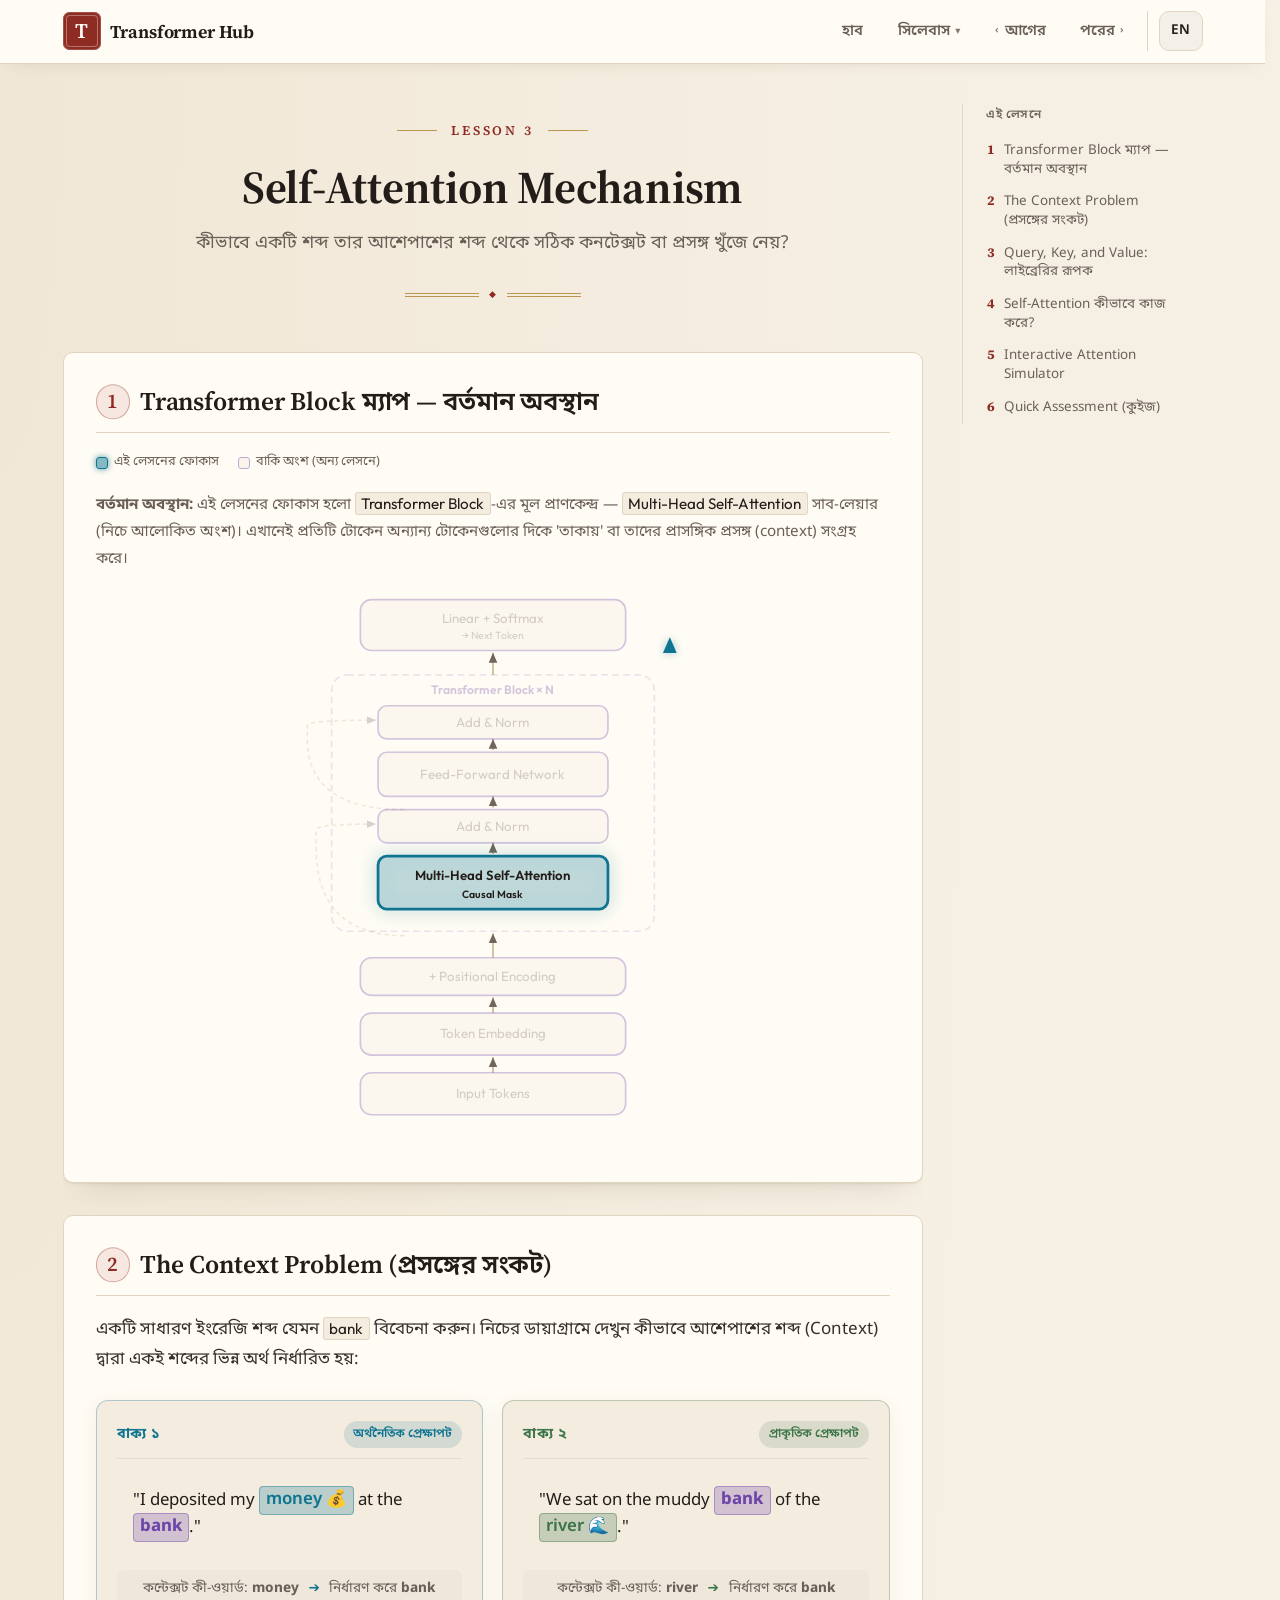
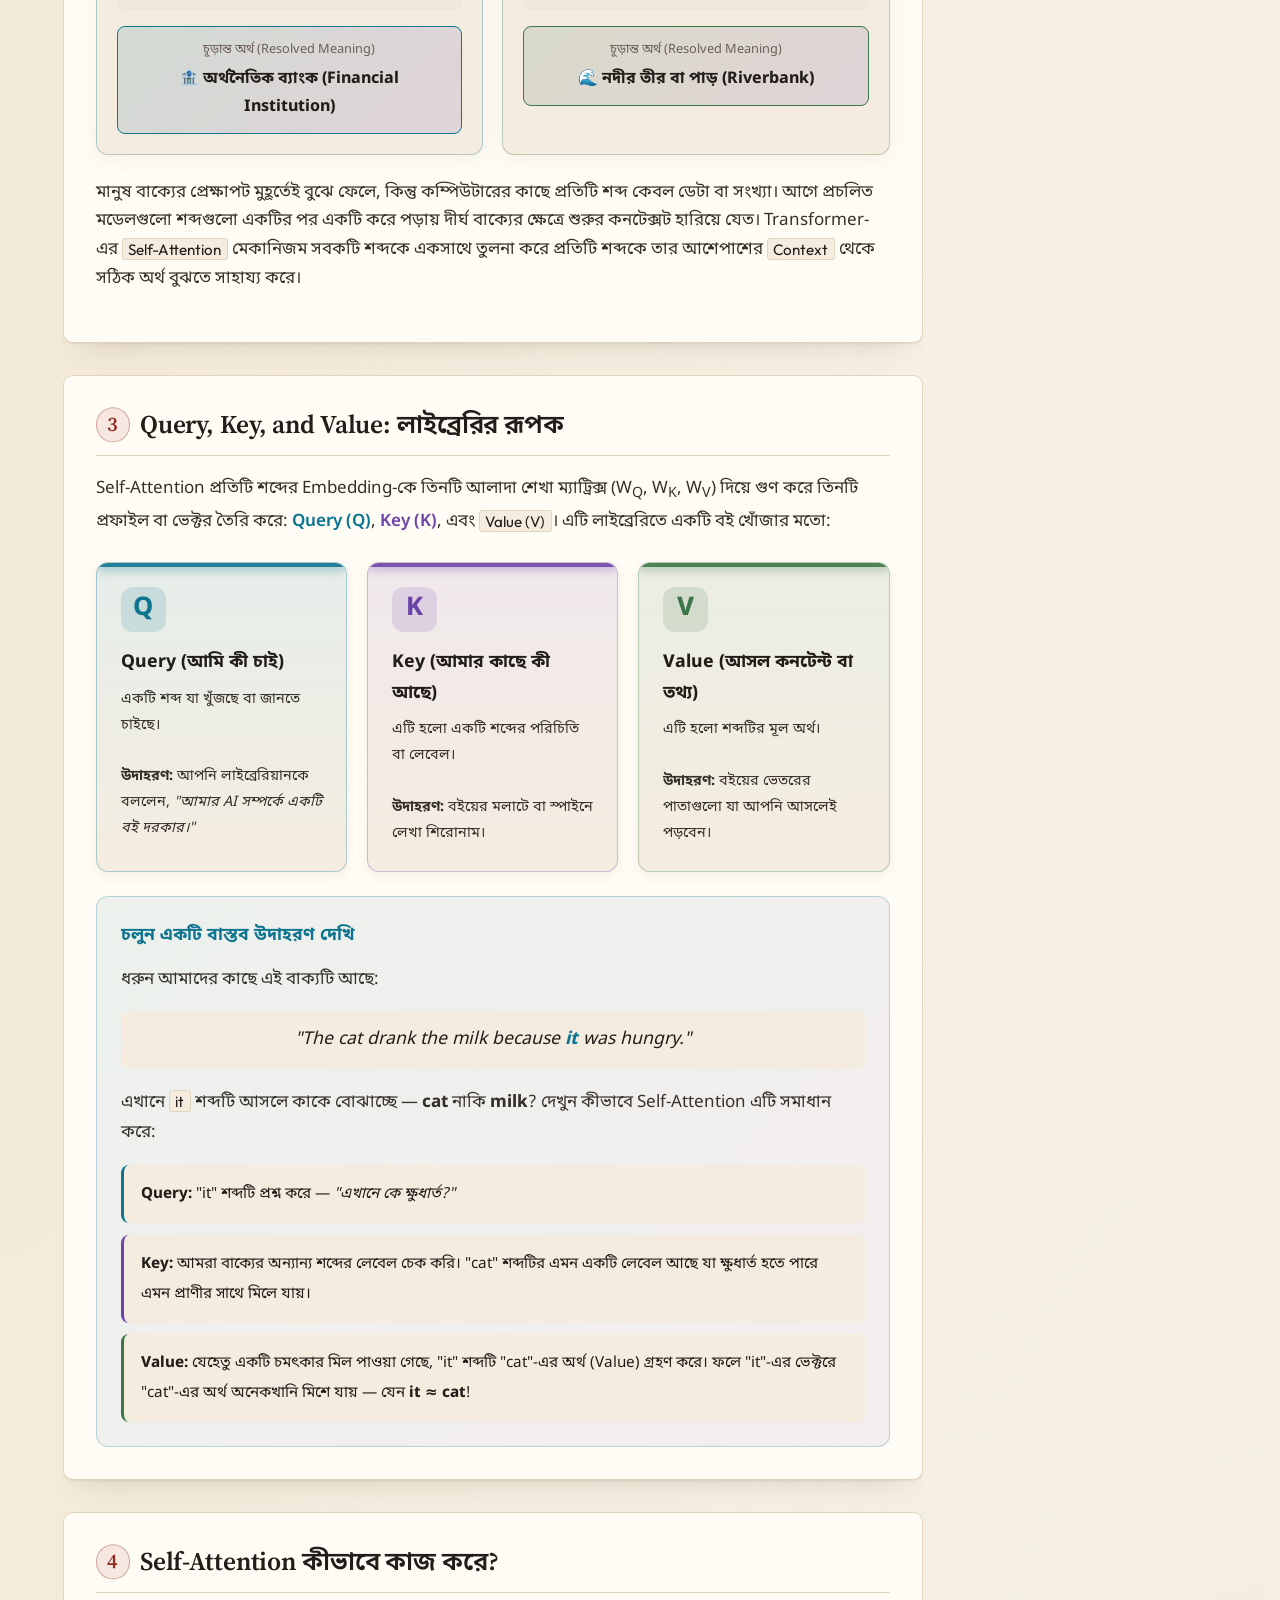
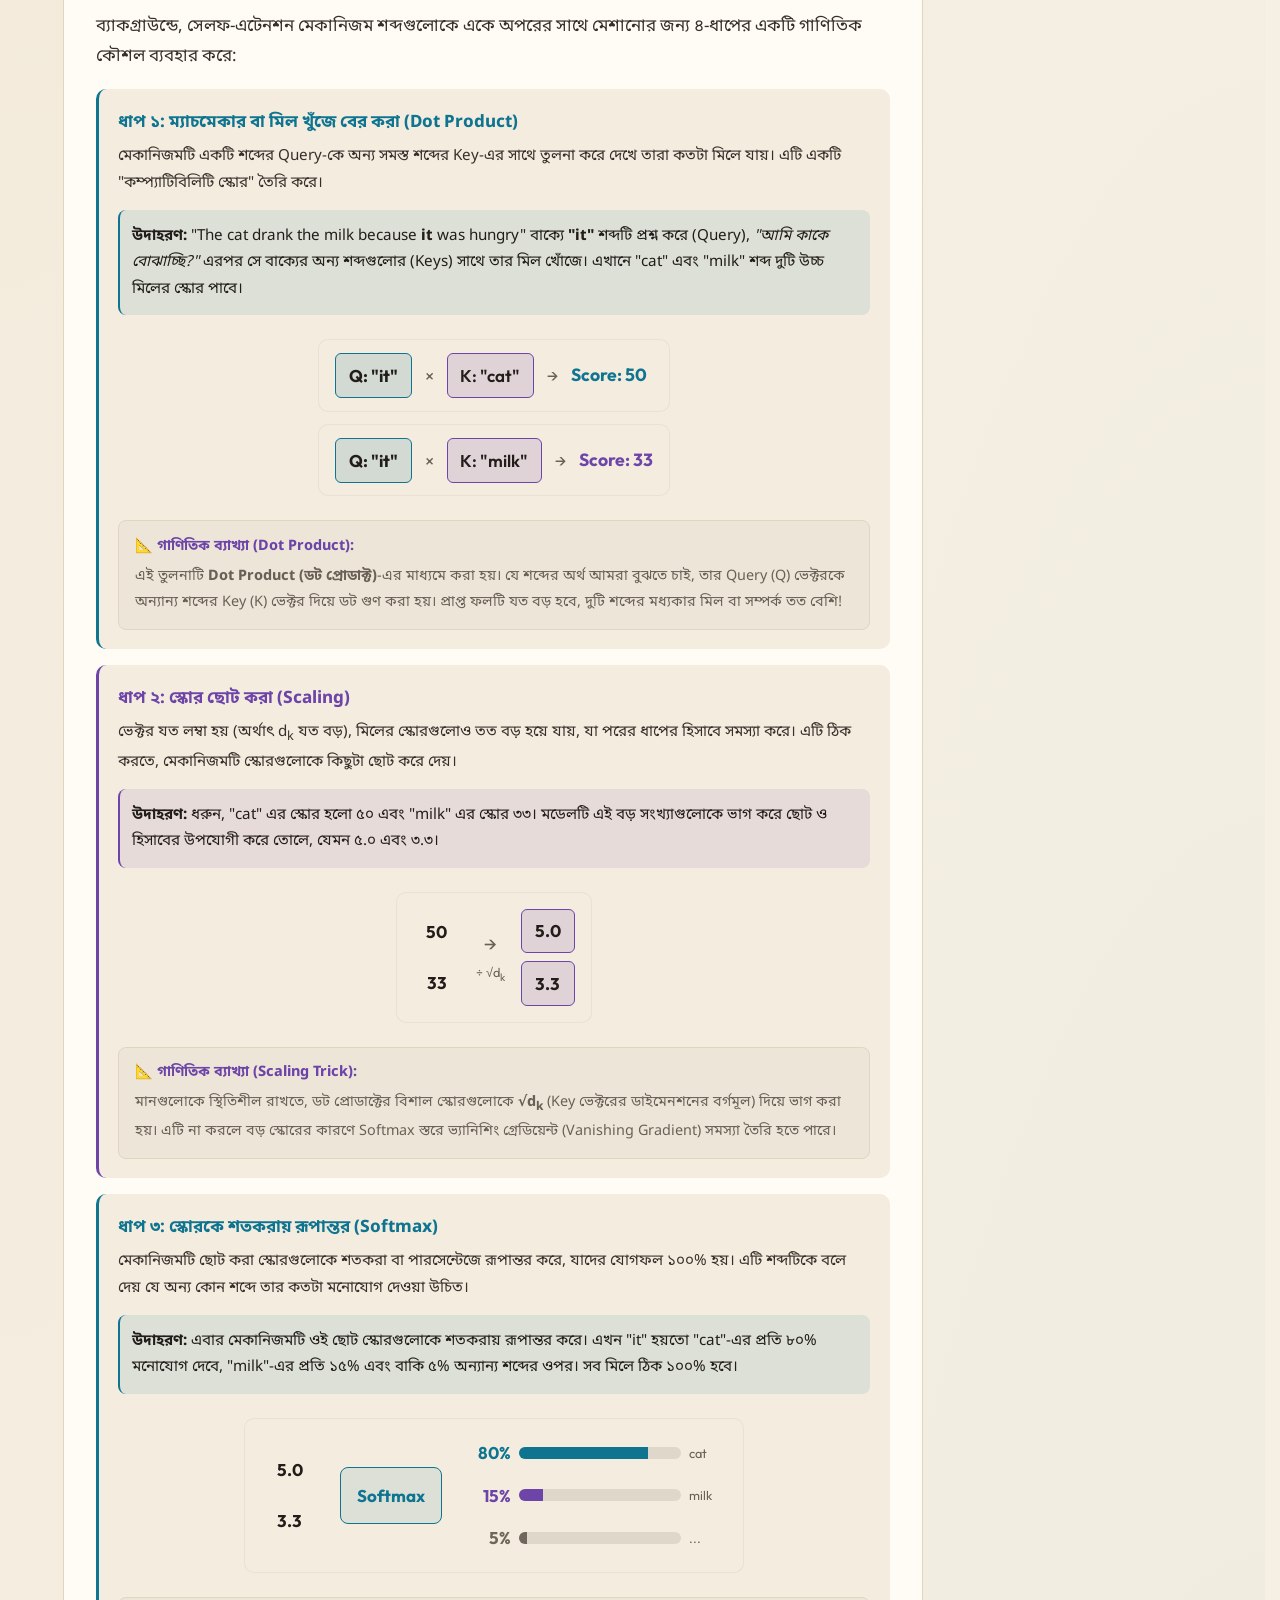
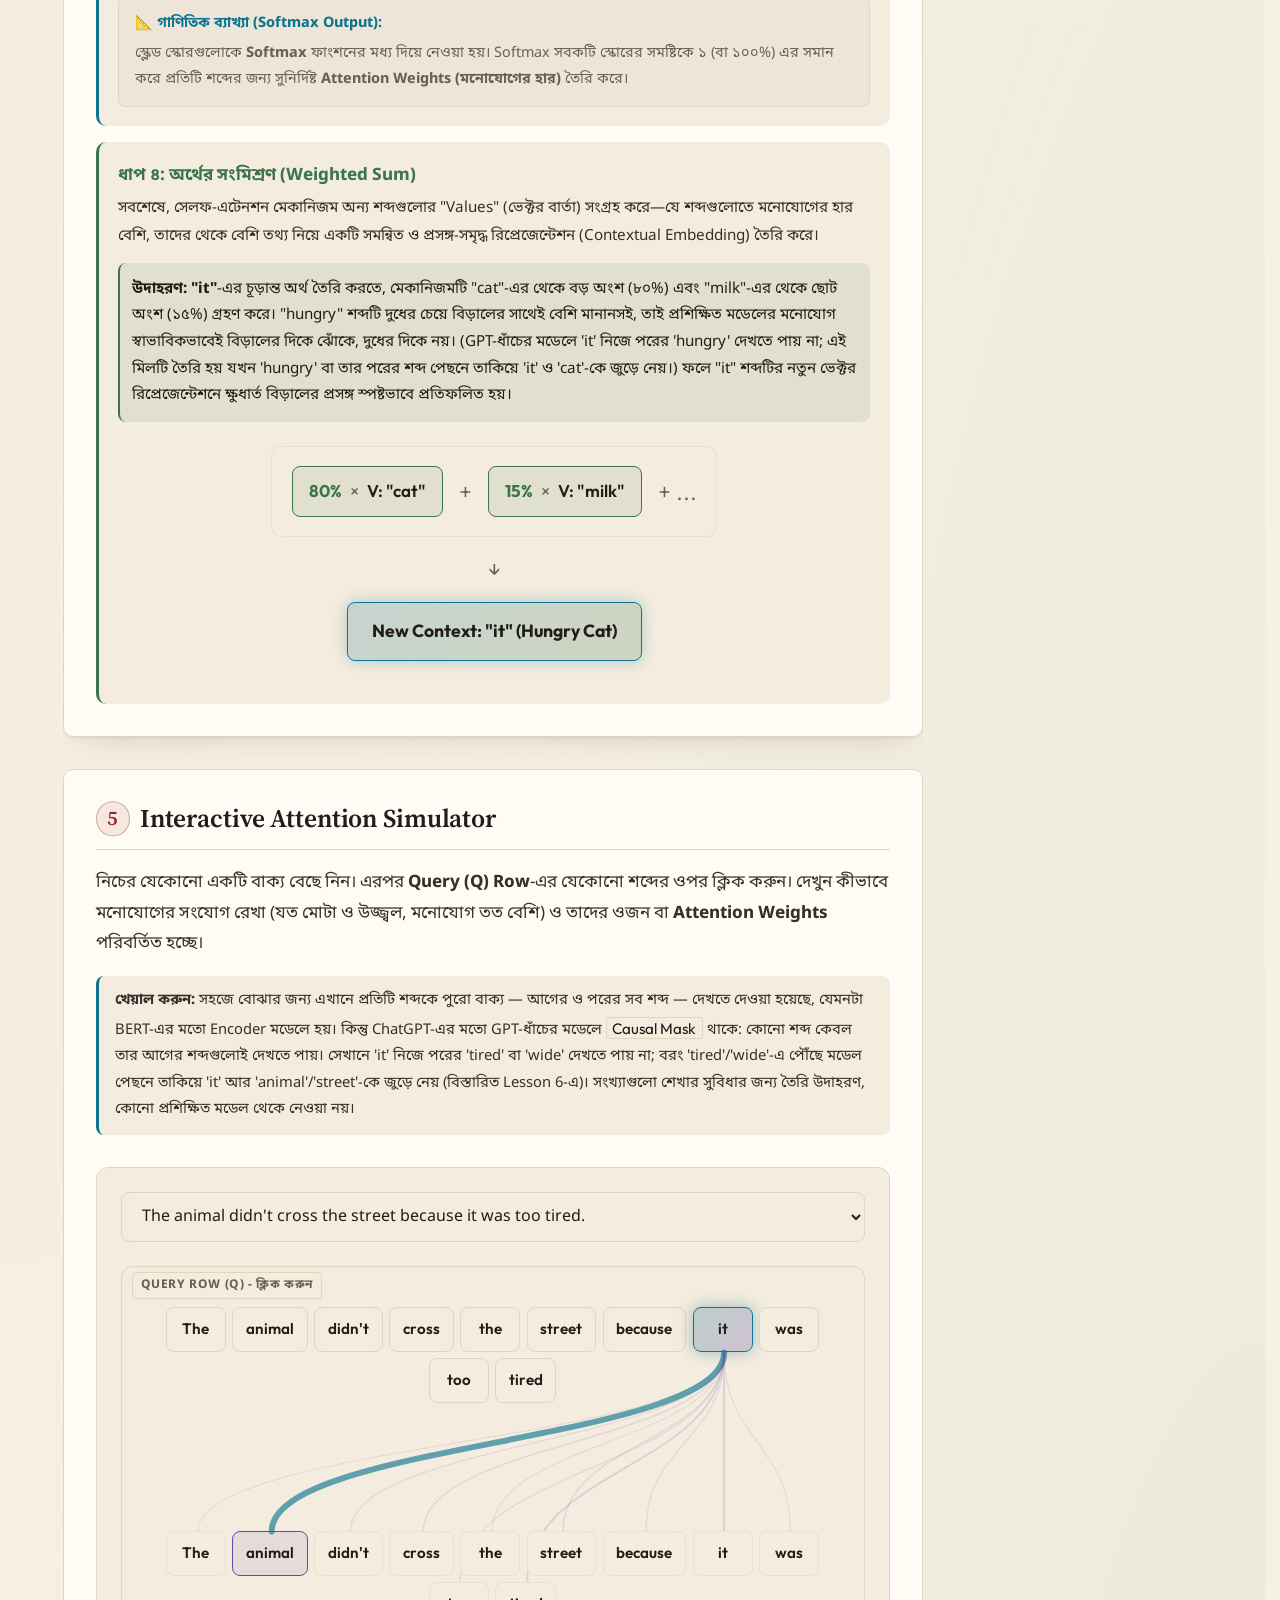
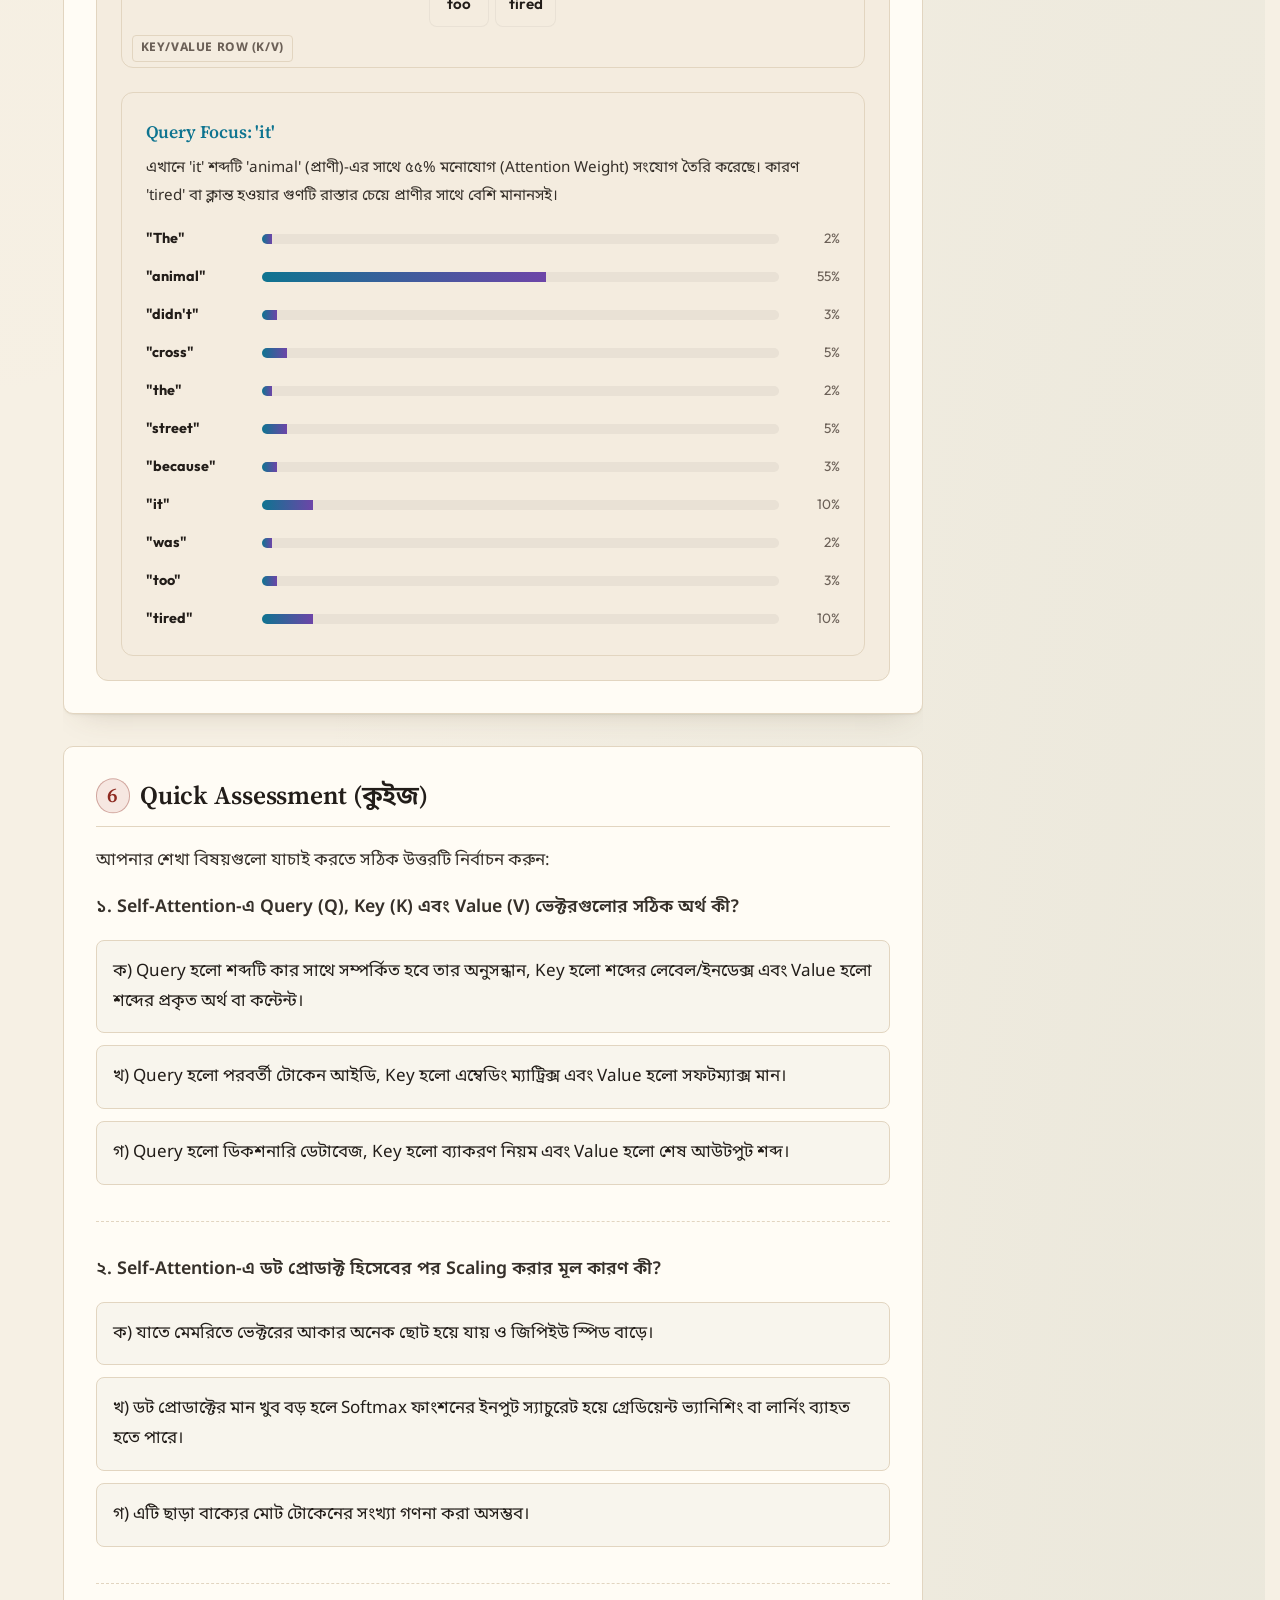
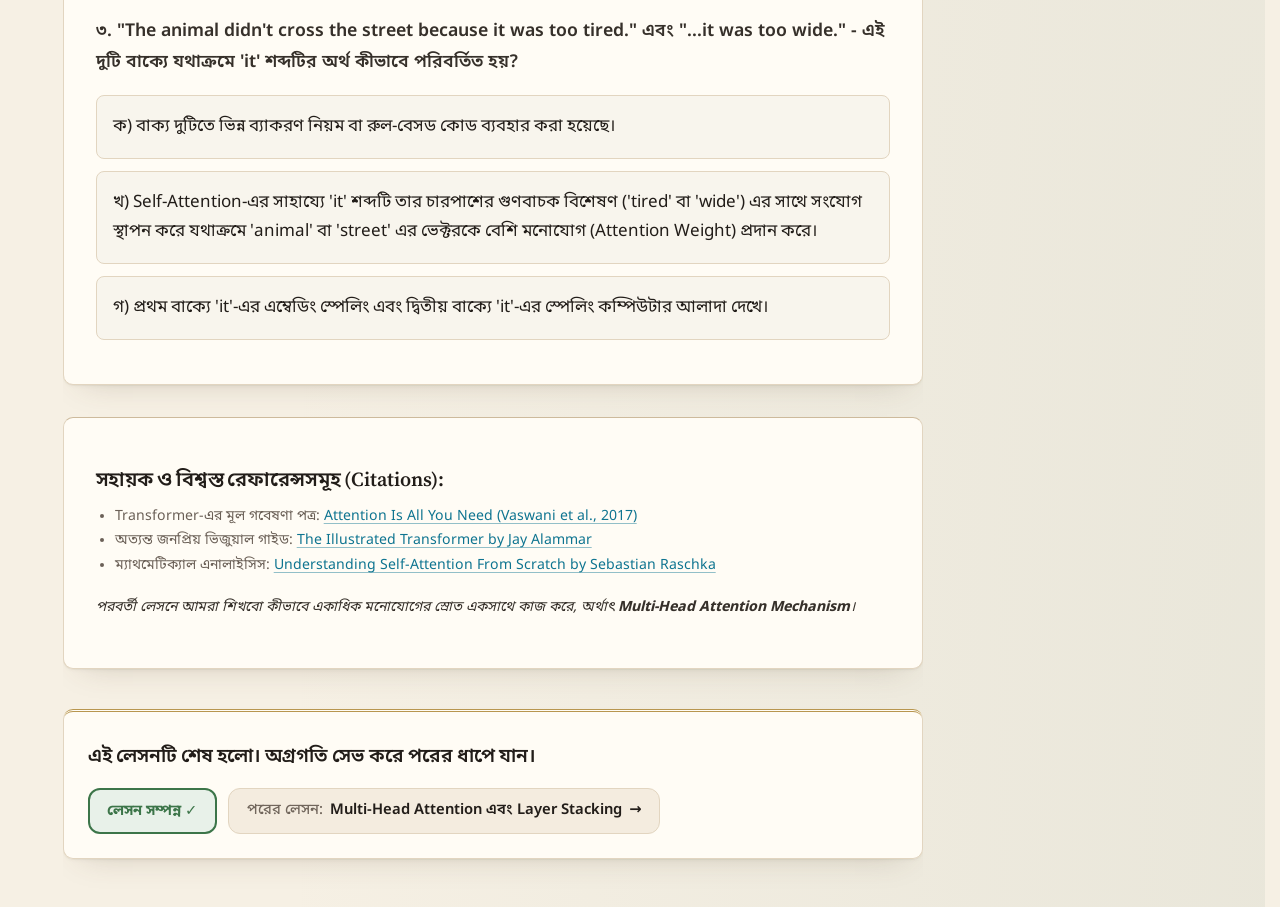
<file: lessons/0003-self-attention-mechanism.html>
<!DOCTYPE html>
<html lang="bn">
<head>
    <meta charset="UTF-8">
    <meta name="viewport" content="width=device-width, initial-scale=1.0">
    <title>Lesson 3: Self-Attention Mechanism</title>
    <link rel="preconnect" href="https://fonts.googleapis.com">
    <link rel="preconnect" href="https://fonts.gstatic.com" crossorigin>
    <link href="https://fonts.googleapis.com/css2?family=Noto+Sans+Bengali:wght@400;500;600;700&family=Outfit:wght@300;400;600;700&display=swap" rel="stylesheet">
    <link rel="stylesheet" href="../assets/theme.css">
    <link rel="stylesheet" href="../assets/site-nav.css">
    <style>

        * {
            box-sizing: border-box;
            margin: 0;
            padding: 0;
        }

        body {
            font-family: var(--font-body);
            background-color: var(--bg-color);
            color: var(--text-primary);
            line-height: 1.75;
            font-size: 1.0625rem;
            padding: 2rem 1rem;
            min-height: 100vh;
            overflow-x: hidden;
            background-image:
                radial-gradient(at 0% 0%, rgba(196,146,86,.10) 0px, transparent 55%),
                radial-gradient(at 100% 100%, rgba(122,148,132,.10) 0px, transparent 55%);
        }

        h1, h2, h3, h4, h5, h6, .badge, .site-nav-brand-name, .sidebar-brand-name {
            font-family: var(--font-heading);
            letter-spacing: -0.01em;
        }

        .container {
            max-width: 860px;
            margin: 0 auto;
            position: relative;
            overflow-x: clip;
        }

        header {
            text-align: center;
            margin-bottom: 3rem;
        }

        .badge {
            background: linear-gradient(135deg, var(--accent-cyan), var(--accent-purple));
            color: var(--text-on-accent);
            padding: 0.3rem 1rem;
            border-radius: 50px;
            font-size: 0.85rem;
            font-weight: 600;
            text-transform: uppercase;
            letter-spacing: 0.05em;
            display: inline-block;
            margin-bottom: 1rem;
        }

        h1 {
            font-size: 2.5rem;
            font-weight: 700;
            margin-bottom: 0.5rem;
            color: var(--text-primary);
        }

        .subtitle {
            color: var(--text-secondary);
            font-size: 1.1rem;
        }

        .card {
            background: var(--card-bg);
            border: 1px solid var(--border-color);
            border-radius: 16px;
            padding: 2rem;
            margin-bottom: 2rem;
            box-shadow: var(--shadow);
        }

        h2 {
            font-size: 1.5rem;
            color: var(--accent-cyan);
            margin-bottom: 1rem;
            border-bottom: 1px solid var(--border-color);
            padding-bottom: 0.5rem;
            display: flex;
            align-items: center;
            gap: 0.5rem;
        }

        h3 {
            font-size: 1.2rem;
            color: var(--accent-purple);
            margin-top: 1.5rem;
            margin-bottom: 0.5rem;
        }

        p {
            margin-bottom: 1rem;
            line-height: 1.8;
            color: var(--text-body);
        }

        .highlight {
            color: var(--accent-cyan);
            font-weight: 600;
        }

        .highlight-purple {
            color: var(--accent-purple);
            font-weight: 600;
        }

        .tech-term {
            font-family: var(--font-heading);
            background: var(--tint-neutral);
            padding: 0.1rem 0.4rem;
            border-radius: 4px;
            color: var(--text-primary);
            font-size: 0.95rem;
            border: 1px solid var(--border-color);
        }

        /* Analogy Card Grid */
        .analogy-grid {
            display: grid;
            grid-template-columns: repeat(auto-fit, minmax(250px, 1fr));
            gap: 1.2rem;
            margin-top: 1.5rem;
            margin-bottom: 1.5rem;
        }

        .analogy-card {
            background: var(--card-bg-alt);
            border: 1px solid var(--border-color);
            border-radius: 12px;
            padding: 1.5rem;
            transition: all 0.3s ease;
            position: relative;
            overflow: hidden;
            box-shadow: 0 4px 12px rgba(90, 70, 45, .07);
        }

        .analogy-card::before {
            content: '';
            position: absolute;
            top: 0;
            left: 0;
            width: 100%;
            height: 4px;
            opacity: 0.9;
        }

        .analogy-card:nth-child(1) {
            background: linear-gradient(180deg, rgba(14, 116, 144, 0.1) 0%, var(--card-bg-alt) 100%);
            border-color: rgba(14, 116, 144, 0.3);
        }
        .analogy-card:nth-child(1)::before {
            background: var(--accent-cyan);
            box-shadow: 0 0 12px var(--accent-cyan);
        }
        .analogy-card:nth-child(1):hover {
            border-color: var(--accent-cyan);
            background: linear-gradient(180deg, rgba(14, 116, 144, 0.15) 0%, var(--card-bg-alt) 100%);
            transform: translateY(-4px);
        }
        .analogy-card:nth-child(1) .analogy-icon {
            color: var(--accent-cyan);
            background: rgba(14, 116, 144, 0.15);
        }

        .analogy-card:nth-child(2) {
            background: linear-gradient(180deg, rgba(109, 69, 168, 0.1) 0%, var(--card-bg-alt) 100%);
            border-color: rgba(109, 69, 168, 0.3);
        }
        .analogy-card:nth-child(2)::before {
            background: var(--accent-purple);
            box-shadow: 0 0 12px var(--accent-purple);
        }
        .analogy-card:nth-child(2):hover {
            border-color: var(--accent-purple);
            background: linear-gradient(180deg, rgba(109, 69, 168, 0.15) 0%, var(--card-bg-alt) 100%);
            transform: translateY(-4px);
        }
        .analogy-card:nth-child(2) .analogy-icon {
            color: var(--accent-purple);
            background: rgba(109, 69, 168, 0.15);
        }

        .analogy-card:nth-child(3) {
            background: linear-gradient(180deg, rgba(60, 117, 73, 0.1) 0%, var(--card-bg-alt) 100%);
            border-color: rgba(60, 117, 73, 0.3);
        }
        .analogy-card:nth-child(3)::before {
            background: var(--accent-green);
            box-shadow: 0 0 12px var(--accent-green);
        }
        .analogy-card:nth-child(3):hover {
            border-color: var(--accent-green);
            background: linear-gradient(180deg, rgba(60, 117, 73, 0.15) 0%, var(--card-bg-alt) 100%);
            transform: translateY(-4px);
        }
        .analogy-card:nth-child(3) .analogy-icon {
            color: var(--accent-green);
            background: rgba(60, 117, 73, 0.15);
        }

        .analogy-icon {
            font-size: 1.6rem;
            font-weight: 700;
            margin-bottom: 1rem;
            display: inline-flex;
            align-items: center;
            justify-content: center;
            width: 45px;
            height: 45px;
            border-radius: 12px;
        }

        .analogy-title {
            font-weight: 700;
            font-size: 1.1rem;
            margin-bottom: 0.5rem;
            color: var(--text-primary);
        }

        /* Simulator Styles */
        .simulator {
            margin-top: 2rem;
            background: var(--card-bg-alt);
            border: 1px solid var(--border-color);
            border-radius: 12px;
            padding: 1.5rem;
        }

        .sim-input-group {
            display: flex;
            flex-direction: column;
            gap: 1rem;
            margin-bottom: 1.5rem;
        }

        @media (min-width: 600px) {
            .sim-input-group {
                flex-direction: row;
            }
        }

        select, input, button {
            background: var(--card-bg-alt);
            border: 1px solid var(--border-color);
            color: var(--text-primary);
            padding: 0.75rem 1rem;
            border-radius: 8px;
            font-size: 1rem;
            outline: none;
            font-family: inherit;
        }

        select {
            cursor: pointer;
            flex-grow: 1;
        }

        input {
            flex-grow: 1;
        }

        button {
            background: linear-gradient(135deg, var(--accent-cyan), var(--accent-purple));
            border: none;
            font-weight: 600;
            cursor: pointer;
            transition: opacity 0.2s;
            white-space: nowrap;
        }

        button:hover {
            opacity: 0.9;
        }

        /* Interactive Map Area */
        .attention-visualization-container {
            position: relative;
            background: var(--card-bg-alt);
            border: 1px solid var(--border-color);
            border-radius: 12px;
            padding: 2.5rem 1rem;
            margin-top: 1.5rem;
            margin-bottom: 1.5rem;
            min-height: 320px;
            display: flex;
            flex-direction: column;
            justify-content: space-between;
            overflow: visible;
        }

        .word-row {
            display: flex;
            justify-content: center;
            gap: 0.4rem;
            flex-wrap: wrap;
            position: relative;
            z-index: 2;
        }

        .query-row {
            margin-bottom: 8rem;
        }

        .word-node {
            padding: 0.5rem 0.8rem;
            border-radius: 8px;
            background: var(--card-bg-alt);
            border: 1px solid var(--border-color);
            font-family: var(--font-heading);
            font-weight: 600;
            user-select: none;
            transition: all 0.2s ease;
            text-align: center;
            min-width: 60px;
            font-size: 0.95rem;
        }

        .query-node {
            cursor: pointer;
        }

        .query-node:hover {
            border-color: var(--accent-cyan);
            background: rgba(14, 116, 144, 0.15);
            transform: translateY(-2px);
        }

        .query-node.active-query {
            background: linear-gradient(135deg, rgba(14, 116, 144, 0.25), rgba(109, 69, 168, 0.25));
            border-color: var(--accent-cyan);
            box-shadow: 0 0 15px rgba(14, 116, 144, 0.4);
            color: var(--text-primary);
        }

        .key-node {
            background: var(--card-bg-alt);
            border-color: rgba(var(--ink-rgb), 0.05);
        }

        .key-node.active-key {
            border-color: var(--accent-purple);
            background: rgba(109, 69, 168, 0.1);
        }

        .attention-svg {
            position: absolute;
            top: 0;
            left: 0;
            width: 100%;
            height: 100%;
            pointer-events: none;
            z-index: 1;
        }

        .connection-line {
            stroke-linecap: round;
            opacity: 0;
            animation: fadeInLine 0.4s ease forwards;
        }

        @keyframes fadeInLine {
            to { opacity: 1; }
        }

        /* Details Panel */
        .attention-details-panel {
            background: var(--card-bg-alt);
            border: 1px solid var(--border-color);
            border-radius: 12px;
            padding: 1.5rem;
            margin-top: 1.5rem;
        }

        .weight-bars-list {
            display: flex;
            flex-direction: column;
            gap: 0.8rem;
            margin-top: 1rem;
        }

        .weight-row {
            display: flex;
            align-items: center;
            gap: 1rem;
        }

        .weight-label {
            font-family: var(--font-heading);
            font-weight: bold;
            width: 100px;
            font-size: 0.9rem;
        }

        .weight-bar-bg {
            flex-grow: 1;
            background: rgba(var(--ink-rgb), 0.05);
            height: 10px;
            border-radius: 5px;
            overflow: hidden;
        }

        .weight-bar-fill {
            height: 100%;
            background: linear-gradient(90deg, var(--accent-cyan), var(--accent-purple));
            width: 0%;
            transition: width 0.5s ease-out;
        }

        .weight-val {
            font-family: var(--font-heading);
            font-size: 0.85rem;
            width: 45px;
            text-align: right;
            color: var(--text-secondary);
        }

        .row-label {
            position: absolute;
            left: 10px;
            font-size: 0.75rem;
            font-weight: 700;
            text-transform: uppercase;
            letter-spacing: 0.05em;
            color: var(--text-secondary);
            background: var(--card-bg-alt);
            padding: 0.1rem 0.5rem;
            border-radius: 4px;
            border: 1px solid var(--border-color);
        }

        .query-label {
            top: 5px;
        }

        .key-label {
            bottom: 5px;
        }

        /* Quiz Styles */
        .quiz-question-container {
            margin-bottom: 2rem;
            padding-bottom: 1.5rem;
            border-bottom: 1px dashed var(--border-color);
        }

        .quiz-question-container:last-child {
            border-bottom: none;
            margin-bottom: 0;
            padding-bottom: 0;
        }

        .quiz-option {
            display: block;
            background: rgba(var(--ink-rgb), 0.03);
            border: 1px solid var(--border-color);
            padding: 1rem;
            border-radius: 8px;
            margin-bottom: 0.75rem;
            cursor: pointer;
            transition: all 0.2s;
            text-align: left;
        }

        .quiz-option:hover {
            background: rgba(var(--ink-rgb), 0.08);
            border-color: var(--accent-cyan);
        }

        .quiz-option.correct {
            background: rgba(60, 117, 73, 0.15);
            border-color: var(--accent-green);
        }

        .quiz-option.incorrect {
            background: rgba(179, 38, 30, 0.15);
            border-color: var(--accent-red);
        }

        .quiz-feedback {
            margin-top: 1rem;
            padding: 1rem;
            border-radius: 8px;
            display: none;
            font-weight: 600;
        }

        .quiz-feedback.success {
            background: rgba(60, 117, 73, 0.1);
            color: var(--accent-green);
            border: 1px solid rgba(60, 117, 73, 0.2);
            display: block;
        }

        .quiz-feedback.error {
            background: rgba(179, 38, 30, 0.1);
            color: var(--accent-red);
            border: 1px solid rgba(179, 38, 30, 0.2);
            display: block;
        }

        /* Citations */
        .citations {
            font-size: 0.9rem;
            color: var(--text-secondary);
            border-top: 1px solid var(--border-color);
            padding-top: 1rem;
            margin-top: 2rem;
        }

        .citations a {
            color: var(--accent-cyan);
            text-decoration: none;
        }

        .citations a:hover {
            text-decoration: underline;
        }

        footer {
            text-align: center;
            margin-top: 4rem;
            color: var(--text-secondary);
            font-size: 0.85rem;
        }




























        /* Attention Simulator Nodes (Lesson 3) */







        
        
        


        

        

        /* Transitions */
        *, *::before, *::after {
            transition: background-color 0.3s ease, border-color 0.3s ease, color 0.3s ease, box-shadow 0.3s ease;
        }

        /* ===== Cross-device: responsive, touch, accessibility & performance ===== */
        /* Fluid hero heading so it scales down on small screens */
        h1 {
            font-size: clamp(1.6rem, 5vw, 2.5rem);
        }

        /* Visible keyboard-focus indicator */
        a:focus-visible,
        button:focus-visible,
        select:focus-visible,
        input:focus-visible,
        [tabindex]:focus-visible,
        .quiz-option:focus-visible {
            outline: 2px solid var(--accent-cyan);
            outline-offset: 2px;
        }

        /* Touch & small-screen layout (mobile-first priority) */
        @media (max-width: 768px) {
            body {
                padding: 1.25rem 0.85rem;
            }
            .container {
                max-width: 100%;
            }
            .card {
                padding: 1.25rem;
            }
            .simulator {
                padding: 1rem;
            }
            .sim-input-group {
                flex-direction: column;
            }
            /* Comfortable touch targets */
            .tab-btn,
            .quiz-option,
            select,
            button {
                min-height: 44px;
            }
            .card,
            .simulator {
            }
        }

        /* Respect users who prefer reduced motion */
        @media (prefers-reduced-motion: reduce) {
            *, *::before, *::after {
                animation-duration: 0.001ms !important;
                animation-iteration-count: 1 !important;
                transition-duration: 0.001ms !important;
                scroll-behavior: auto !important;
            }
        }
    
        /* ===== Shared Site Navbar ===== */

        /* Step Worked-Example (expandable) */
        .step-example {
            margin-top: 0.9rem;
            border-top: 1px dashed rgba(var(--ink-rgb), 0.12);
            padding-top: 0.6rem;
        }
        .step-example > summary {
            cursor: pointer;
            list-style: none;
            display: inline-flex;
            align-items: center;
            gap: 0.45rem;
            font-size: 0.85rem;
            font-weight: 600;
            color: var(--text-secondary);
            user-select: none;
            transition: color 0.2s ease;
        }
        .step-example > summary:hover { color: var(--text-primary); }
        .step-example > summary::-webkit-details-marker { display: none; }
        .step-example > summary::before {
            content: '\25B8';
            display: inline-block;
            transition: transform 0.2s ease;
            font-size: 0.8rem;
        }
        .step-example[open] > summary::before { transform: rotate(90deg); }
        .step-example .example-body {
            margin-top: 0.7rem;
            padding: 0.9rem 1rem;
            background: var(--card-bg-alt);
            border-radius: 8px;
            font-size: 0.9rem;
            line-height: 1.7;
        }
        .step-example .example-body p { margin: 0 0 0.55rem 0; }
        .step-example .example-body p:last-child { margin-bottom: 0; }
        .step-example .calc {
            display: block;
            font-family: 'SFMono-Regular', Consolas, 'Liberation Mono', monospace;
            background: rgba(var(--ink-rgb), 0.05);
            border: 1px solid rgba(var(--ink-rgb), 0.06);
            border-radius: 6px;
            padding: 0.6rem 0.8rem;
            margin: 0.55rem 0;
            font-size: 0.82rem;
            color: var(--text-secondary);
            white-space: pre-wrap;
            line-height: 1.8;
        }
    
/* tb-map styles */
.tb-architecture-map .tb-map-svg {
    width: 100%; max-width: 420px; height: auto; display: block;
    margin: 0.5rem auto 1rem; overflow: visible;
}
.tb-map-svg text { text-anchor: middle; font-family: var(--font-heading); font-size: 12px; }
.tb-map-svg .tb-sub { font-size: 9.5px; }
.tb-node rect, .tb-node circle {
    fill: var(--card-bg-alt); stroke: var(--accent-purple); stroke-width: 1.5;
    transition: all 0.35s ease;
}
.tb-node text { fill: var(--text-secondary); transition: all 0.35s ease; }
.tb-node.active rect, .tb-node.active circle {
    fill: rgba(14, 116, 144, 0.18); stroke: var(--accent-cyan); stroke-width: 2.5;
    filter: drop-shadow(0 0 8px rgba(14, 116, 144, 0.55));
}
.tb-node.active text { fill: var(--text-primary); font-weight: 600; }
.tb-node.dim { opacity: 0.3; }
.tb-block .tb-block-outline {
    fill: none; stroke: rgba(109, 69, 168, 0.45); stroke-width: 1.5;
    stroke-dasharray: 6 4; transition: all 0.35s ease;
}
.tb-block .tb-block-label { fill: var(--accent-purple); font-size: 11px; font-weight: 600; transition: all 0.35s ease; }
.tb-block.active .tb-block-outline { stroke: var(--accent-cyan); stroke-width: 2; filter: drop-shadow(0 0 6px rgba(14, 116, 144, 0.5)); }
.tb-block.active .tb-block-label { fill: var(--accent-cyan); }
.tb-block.dim { opacity: 0.3; }
.tb-flow { fill: none; stroke: var(--border-strong); stroke-width: 1.6; }
.tb-skip {
    fill: none; stroke: var(--border-strong); stroke-width: 1.5; stroke-dasharray: 4 3;
    transition: all 0.35s ease;
}
.tb-skip.active { stroke: var(--accent-green); stroke-width: 2.2; filter: drop-shadow(0 0 5px rgba(60, 117, 73, 0.55)); }
.tb-skip.dim { opacity: 0.28; }
.tb-map-caption { font-size: 0.95rem; color: var(--text-secondary); margin-bottom: 0; }
.tb-map-legend { display: flex; gap: 1.2rem; flex-wrap: wrap; font-size: 0.8rem; color: var(--text-secondary); margin: 0.2rem 0 1rem; }
.tb-map-legend span { display: inline-flex; align-items: center; gap: 0.4rem; }
.tb-legend-dot { width: 12px; height: 12px; border-radius: 3px; display: inline-block; }
.tb-legend-active { background: rgba(14, 116, 144, 0.5); box-shadow: 0 0 6px rgba(14, 116, 144, 0.7); border: 1px solid var(--accent-cyan); }
.tb-legend-rest { background: var(--card-bg-alt); border: 1px solid var(--accent-purple); opacity: 0.45; }

.tb-main-flow {
    stroke-dasharray: 8 6;
    animation: flow-up 1s linear infinite;
    filter: drop-shadow(0 0 4px rgba(14, 116, 144, 0.4));
}
@keyframes flow-up {
    to { stroke-dashoffset: -14; }
}

        </style>
</head>
<body>
    <!-- ===== Shared Site Navbar (auto-configured from URL) ===== -->
    <nav class="site-nav" id="site-nav" aria-label="Site navigation">
        <div class="site-nav-inner">
            <a class="site-nav-brand" href="../index.html">
                <span class="site-nav-logo">T</span>
                <span class="site-nav-brand-name">Transformer Hub</span>
            </a>
            <div class="site-nav-menu" id="siteNavMenu">
                <a class="site-nav-link" href="../index.html"><span data-bn="হাব" data-en="Hub">Hub</span></a>
                <div class="site-nav-dropdown" id="siteNavDropdown">
                    <button class="site-nav-link" id="syllabusBtn" type="button" aria-haspopup="true" aria-expanded="false">
                        <span data-bn="সিলেবাস" data-en="Syllabus">Syllabus</span>
                        <span class="site-nav-caret">▾</span>
                    </button>
                    <ul class="site-nav-dropdown-menu" id="syllabusMenu"></ul>
                </div>
                <div class="site-nav-pager">
                    <a class="site-nav-link" id="prevLessonBtn" rel="prev"><span class="site-nav-caret">‹</span> <span data-bn="আগের" data-en="Prev">Prev</span></a>
                    <a class="site-nav-link" id="nextLessonBtn" rel="next"><span data-bn="পরের" data-en="Next">Next</span> <span class="site-nav-caret">›</span></a>
                </div>
                <div class="site-nav-controls">
                    <button class="site-nav-icon-btn" id="langToggleBtn" type="button" title="Switch language"><span id="langToggleLabel">EN</span></button>
                </div>
            </div>
        </div>
    </nav>
    <div class="container">
<header>
            <span class="badge">Lesson 3</span>
            <h1>Self-Attention Mechanism</h1>
            <p class="subtitle">কীভাবে একটি শব্দ তার আশেপাশের শব্দ থেকে সঠিক কনটেক্সট বা প্রসঙ্গ খুঁজে নেয়?</p>
        </header>

        <!-- Transformer Block Map -->
        <div class="card tb-architecture-map">
            <h2>Transformer Block ম্যাপ — বর্তমান অবস্থান</h2>
            <div class="tb-map-legend"><span><i class="tb-legend-dot tb-legend-active"></i> এই লেসনের ফোকাস</span><span><i class="tb-legend-dot tb-legend-rest"></i> বাকি অংশ (অন্য লেসনে)</span></div>
            <p class="tb-map-caption"><strong>বর্তমান অবস্থান:</strong> এই লেসনের ফোকাস হলো <span class="tech-term">Transformer Block</span>-এর মূল প্রাণকেন্দ্র — <span class="tech-term">Multi-Head Self-Attention</span> সাব-লেয়ার (নিচে আলোকিত অংশ)। এখানেই প্রতিটি টোকেন অন্যান্য টোকেনগুলোর দিকে 'তাকায়' বা তাদের প্রাসঙ্গিক প্রসঙ্গ (context) সংগ্রহ করে।</p>
            <svg class="tb-map-svg" viewBox="0 0 380 500" role="img" aria-label="Transformer block architecture map">
  <defs>
    <marker id="tb-arrow" viewBox="0 0 10 10" refX="8" refY="5" markerWidth="7" markerHeight="7" orient="auto-start-reverse">
      <path d="M0 1.5 L8 5 L0 8.5 z" fill="var(--text-muted)"/>
    </marker>
    <linearGradient id="flow-gradient" x1="0%" y1="100%" x2="0%" y2="0%">
      <stop offset="0%" stop-color="var(--accent-purple)" />
      <stop offset="100%" stop-color="var(--accent-cyan)" />
    </linearGradient>
    <marker id="tb-arrow-main" viewBox="0 0 10 10" refX="8" refY="5" markerWidth="6" markerHeight="6" orient="auto-start-reverse">
      <path d="M0 1.5 L8 5 L0 8.5 z" fill="var(--accent-cyan)"/>
    </marker>
  </defs>

  <!-- Main flow arrow -->
  <line class="tb-main-flow" x1="350" y1="460" x2="350" y2="50" stroke="url(#flow-gradient)" stroke-width="3" marker-end="url(#tb-arrow-main)"/>

  <!-- flow arrows (bottom -> top) -->
  <line class="tb-flow" x1="190" y1="444" x2="190" y2="430" marker-end="url(#tb-arrow)"/>
  <line class="tb-flow" x1="190" y1="390" x2="190" y2="376" marker-end="url(#tb-arrow)"/>
  <line class="tb-flow" x1="190" y1="340" x2="190" y2="318" marker-end="url(#tb-arrow)"/>
  <line class="tb-flow" x1="190" y1="246" x2="190" y2="236" marker-end="url(#tb-arrow)"/>
  <line class="tb-flow" x1="190" y1="204" x2="190" y2="194" marker-end="url(#tb-arrow)"/>
  <line class="tb-flow" x1="190" y1="152" x2="190" y2="142" marker-end="url(#tb-arrow)"/>
  <line class="tb-flow" x1="190" y1="84"  x2="190" y2="64"  marker-end="url(#tb-arrow)"/>

  <!-- residual / skip connections -->
  <path class="tb-skip dim" d="M 110 320 Q 30 320 30 240 L 30 224 Q 30 219 84 219" marker-end="url(#tb-arrow)"/>
  <path class="tb-skip dim" d="M 110 206 Q 22 206 22 142 L 22 130 Q 22 125 84 125" marker-end="url(#tb-arrow)"/>

  <!-- output -->
  <g class="tb-node dim">
    <rect x="70" y="16" width="240" height="46" rx="10"/>
    <text x="190" y="37">Linear + Softmax</text>
    <text x="190" y="52" class="tb-sub">&#8594; Next Token</text>
  </g>

  <!-- transformer block container -->
  <g class="tb-block dim">
    <rect class="tb-block-outline" x="44" y="84" width="292" height="232" rx="14"/>
    <text class="tb-block-label" x="190" y="101">Transformer Block &#215; N</text>
  </g>

  <!-- add & norm (after FFN) -->
  <g class="tb-node dim">
    <rect x="86" y="112" width="208" height="30" rx="8"/>
    <text x="190" y="131">Add &amp; Norm</text>
  </g>
  <!-- feed-forward network -->
  <g class="tb-node dim">
    <rect x="86" y="154" width="208" height="40" rx="8"/>
    <text x="190" y="178">Feed-Forward Network</text>
  </g>
  <!-- add & norm (after attention) -->
  <g class="tb-node dim">
    <rect x="86" y="206" width="208" height="30" rx="8"/>
    <text x="190" y="225">Add &amp; Norm</text>
  </g>
  <!-- multi-head self-attention -->
  <g class="tb-node active">
    <rect x="86" y="248" width="208" height="48" rx="8"/>
    <text x="190" y="270">Multi-Head Self-Attention</text>
    <text x="190" y="286" class="tb-sub">Causal Mask</text>
  </g>

  <!-- positional encoding -->
  <g class="tb-node dim">
    <rect x="70" y="340" width="240" height="34" rx="10"/>
    <text x="190" y="361">+ Positional Encoding</text>
  </g>
  <!-- token embedding -->
  <g class="tb-node dim">
    <rect x="70" y="390" width="240" height="38" rx="10"/>
    <text x="190" y="413">Token Embedding</text>
  </g>
  <!-- input tokens -->
  <g class="tb-node dim">
    <rect x="70" y="444" width="240" height="38" rx="10"/>
    <text x="190" y="467">Input Tokens</text>
  </g>
</svg>
        </div>

        <!-- Context Problem Card -->
        <div class="card">
            <h2>The Context Problem (প্রসঙ্গের সংকট)</h2>
            <p>একটি সাধারণ ইংরেজি শব্দ যেমন <span class="tech-term">bank</span> বিবেচনা করুন। নিচের ডায়াগ্রামে দেখুন কীভাবে আশেপাশের শব্দ (Context) দ্বারা একই শব্দের ভিন্ন অর্থ নির্ধারিত হয়:</p>
            
            <!-- Dual Card Visual Comparison Diagram -->
            <div style="display: grid; grid-template-columns: repeat(auto-fit, minmax(280px, 1fr)); gap: 1.2rem; margin: 1.5rem 0;">
                
                <!-- Sentence 1 Card -->
                <div style="background: var(--card-bg-alt); border: 1px solid rgba(14, 116, 144, 0.3); border-radius: 12px; padding: 1.25rem; display: flex; flex-direction: column; gap: 1rem; box-shadow: 0 4px 20px rgba(90, 70, 45, .07);">
                    <div style="display: flex; align-items: center; justify-content: space-between; border-bottom: 1px solid rgba(var(--ink-rgb),0.08); padding-bottom: 0.6rem;">
                        <span style="font-weight: 700; color: var(--accent-cyan); font-size: 0.9rem; text-transform: uppercase; letter-spacing: 0.5px;">বাক্য ১</span>
                        <span style="background: rgba(14, 116, 144, 0.15); color: var(--accent-cyan); font-size: 0.75rem; padding: 0.2rem 0.6rem; border-radius: 20px; font-weight: 600;">অর্থনৈতিক প্রেক্ষাপট</span>
                    </div>
                    
                    <div style="font-size: 1.05rem; background: var(--card-bg-alt); padding: 0.8rem 1rem; border-radius: 8px; line-height: 1.6;">
                        "I deposited my <span style="background: rgba(14, 116, 144, 0.25); color: var(--accent-cyan); padding: 0.15rem 0.4rem; border-radius: 4px; border: 1px solid rgba(14, 116, 144, 0.4); font-weight: 600;">money 💰</span> at the <span style="background: rgba(109, 69, 168, 0.25); color: var(--accent-purple); padding: 0.15rem 0.4rem; border-radius: 4px; border: 1px solid rgba(109, 69, 168, 0.4); font-weight: 700;">bank</span>."
                    </div>

                    <div style="display: flex; align-items: center; justify-content: center; gap: 0.6rem; color: var(--text-secondary); font-size: 0.85rem; background: rgba(var(--ink-rgb),0.02); padding: 0.5rem; border-radius: 6px;">
                        <span>কন্টেক্সট কী-ওয়ার্ড: <strong>money</strong></span>
                        <span style="color: var(--accent-cyan);">➔</span>
                        <span>নির্ধারণ করে <strong>bank</strong></span>
                    </div>

                    <div style="background: linear-gradient(135deg, rgba(14, 116, 144, 0.15), rgba(109, 69, 168, 0.15)); border: 1px solid var(--accent-cyan); padding: 0.75rem 1rem; border-radius: 8px; text-align: center;">
                        <span style="font-size: 0.8rem; color: var(--text-secondary); display: block;">চূড়ান্ত অর্থ (Resolved Meaning)</span>
                        <strong style="color: var(--text-primary); font-size: 1rem; margin-top: 0.2rem; display: block;">🏦 অর্থনৈতিক ব্যাংক (Financial Institution)</strong>
                    </div>
                </div>

                <!-- Sentence 2 Card -->
                <div style="background: var(--card-bg-alt); border: 1px solid rgba(60, 117, 73, 0.3); border-radius: 12px; padding: 1.25rem; display: flex; flex-direction: column; gap: 1rem; box-shadow: 0 4px 20px rgba(90, 70, 45, .07);">
                    <div style="display: flex; align-items: center; justify-content: space-between; border-bottom: 1px solid rgba(var(--ink-rgb),0.08); padding-bottom: 0.6rem;">
                        <span style="font-weight: 700; color: var(--accent-green); font-size: 0.9rem; text-transform: uppercase; letter-spacing: 0.5px;">বাক্য ২</span>
                        <span style="background: rgba(60, 117, 73, 0.15); color: var(--accent-green); font-size: 0.75rem; padding: 0.2rem 0.6rem; border-radius: 20px; font-weight: 600;">প্রাকৃতিক প্রেক্ষাপট</span>
                    </div>
                    
                    <div style="font-size: 1.05rem; background: var(--card-bg-alt); padding: 0.8rem 1rem; border-radius: 8px; line-height: 1.6;">
                        "We sat on the muddy <span style="background: rgba(109, 69, 168, 0.25); color: var(--accent-purple); padding: 0.15rem 0.4rem; border-radius: 4px; border: 1px solid rgba(109, 69, 168, 0.4); font-weight: 700;">bank</span> of the <span style="background: rgba(60, 117, 73, 0.25); color: var(--accent-green); padding: 0.15rem 0.4rem; border-radius: 4px; border: 1px solid rgba(60, 117, 73, 0.4); font-weight: 600;">river 🌊</span>."
                    </div>

                    <div style="display: flex; align-items: center; justify-content: center; gap: 0.6rem; color: var(--text-secondary); font-size: 0.85rem; background: rgba(var(--ink-rgb),0.02); padding: 0.5rem; border-radius: 6px;">
                        <span>কন্টেক্সট কী-ওয়ার্ড: <strong>river</strong></span>
                        <span style="color: var(--accent-green);">➔</span>
                        <span>নির্ধারণ করে <strong>bank</strong></span>
                    </div>

                    <div style="background: linear-gradient(135deg, rgba(60, 117, 73, 0.15), rgba(109, 69, 168, 0.15)); border: 1px solid var(--accent-green); padding: 0.75rem 1rem; border-radius: 8px; text-align: center;">
                        <span style="font-size: 0.8rem; color: var(--text-secondary); display: block;">চূড়ান্ত অর্থ (Resolved Meaning)</span>
                        <strong style="color: var(--text-primary); font-size: 1rem; margin-top: 0.2rem; display: block;">🌊 নদীর তীর বা পাড় (Riverbank)</strong>
                    </div>
                </div>

            </div>

            <!-- Single Summary Paragraph -->
            <p style="margin-top: 1rem; line-height: 1.7;">মানুষ বাক্যের প্রেক্ষাপট মুহূর্তেই বুঝে ফেলে, কিন্তু কম্পিউটারের কাছে প্রতিটি শব্দ কেবল ডেটা বা সংখ্যা। আগে প্রচলিত মডেলগুলো শব্দগুলো একটির পর একটি করে পড়ায় দীর্ঘ বাক্যের ক্ষেত্রে শুরুর কনটেক্সট হারিয়ে যেত। Transformer-এর <span class="tech-term">Self-Attention</span> মেকানিজম সবকটি শব্দকে একসাথে তুলনা করে প্রতিটি শব্দকে তার আশেপাশের <span class="tech-term">Context</span> থেকে সঠিক অর্থ বুঝতে সাহায্য করে।</p>
        </div>

        <!-- Analogy Card -->
        <div class="card">
            <h2>Query, Key, and Value: লাইব্রেরির রূপক</h2>
            <p>Self-Attention প্রতিটি শব্দের Embedding-কে তিনটি আলাদা শেখা ম্যাট্রিক্স (W<sub>Q</sub>, W<sub>K</sub>, W<sub>V</sub>) দিয়ে গুণ করে তিনটি প্রফাইল বা ভেক্টর তৈরি করে: <span class="highlight">Query (Q)</span>, <span class="highlight-purple">Key (K)</span>, এবং <span class="tech-term">Value (V)</span>। এটি লাইব্রেরিতে একটি বই খোঁজার মতো:</p>
            
            <div class="analogy-grid">
                <div class="analogy-card">
                    <div class="analogy-icon">Q</div>
                    <div class="analogy-title">Query (আমি কী চাই)</div>
                    <p style="font-size: 0.9rem; color: var(--text-body); margin: 0;">একটি শব্দ যা খুঁজছে বা জানতে চাইছে। <br><br><strong>উদাহরণ:</strong> আপনি লাইব্রেরিয়ানকে বললেন, <em>"আমার AI সম্পর্কে একটি বই দরকার।"</em></p>
                </div>
                <div class="analogy-card">
                    <div class="analogy-icon">K</div>
                    <div class="analogy-title">Key (আমার কাছে কী আছে)</div>
                    <p style="font-size: 0.9rem; color: var(--text-body); margin: 0;">এটি হলো একটি শব্দের পরিচিতি বা লেবেল। <br><br><strong>উদাহরণ:</strong> বইয়ের মলাটে বা স্পাইনে লেখা শিরোনাম।</p>
                </div>
                <div class="analogy-card">
                    <div class="analogy-icon">V</div>
                    <div class="analogy-title">Value (আসল কনটেন্ট বা তথ্য)</div>
                    <p style="font-size: 0.9rem; color: var(--text-body); margin: 0;">এটি হলো শব্দটির মূল অর্থ। <br><br><strong>উদাহরণ:</strong> বইয়ের ভেতরের পাতাগুলো যা আপনি আসলেই পড়বেন।</p>
                </div>
            </div>

            <!-- Concrete Example -->
            <div style="background: linear-gradient(135deg, rgba(14, 116, 144,0.08), rgba(109, 69, 168,0.08)); padding: 1.5rem; border-radius: 12px; border: 1px solid rgba(14, 116, 144,0.25); margin-top: 1.5rem;">
                <div style="display: flex; align-items: center; gap: 0.5rem; margin-bottom: 0.8rem;">
                    <strong style="color: var(--accent-cyan); font-size: 1.1rem;">চলুন একটি বাস্তব উদাহরণ দেখি</strong>
                </div>
                <p style="margin: 0 0 1rem 0;">ধরুন আমাদের কাছে এই বাক্যটি আছে:</p>
                <p style="text-align: center; font-size: 1.1rem; font-style: italic; color: var(--text-primary); background: var(--card-bg-alt); padding: 0.8rem 1rem; border-radius: 8px; margin: 0 0 1.2rem 0;">"The cat drank the milk because <span style="color: var(--accent-cyan); font-weight: bold;">it</span> was hungry."</p>
                <p style="margin: 0 0 1rem 0;">এখানে <span class="tech-term">it</span> শব্দটি আসলে কাকে বোঝাচ্ছে — <strong>cat</strong> নাকি <strong>milk</strong>? দেখুন কীভাবে Self-Attention এটি সমাধান করে:</p>

                <div style="display: flex; flex-direction: column; gap: 0.7rem;">
                    <div style="background: var(--card-bg-alt); padding: 0.9rem 1.1rem; border-radius: 8px; border-left: 3px solid var(--accent-cyan);">
                        <span style="font-size: 0.95rem;"><strong>Query:</strong> "it" শব্দটি প্রশ্ন করে — <em>"এখানে কে ক্ষুধার্ত?"</em></span>
                    </div>
                    <div style="background: var(--card-bg-alt); padding: 0.9rem 1.1rem; border-radius: 8px; border-left: 3px solid var(--accent-purple);">
                        <span style="font-size: 0.95rem;"><strong>Key:</strong> আমরা বাক্যের অন্যান্য শব্দের লেবেল চেক করি। "cat" শব্দটির এমন একটি লেবেল আছে যা ক্ষুধার্ত হতে পারে এমন প্রাণীর সাথে মিলে যায়।</span>
                    </div>
                    <div style="background: var(--card-bg-alt); padding: 0.9rem 1.1rem; border-radius: 8px; border-left: 3px solid var(--accent-green);">
                        <span style="font-size: 0.95rem;"><strong>Value:</strong> যেহেতু একটি চমৎকার মিল পাওয়া গেছে, "it" শব্দটি "cat"-এর অর্থ (Value) গ্রহণ করে। ফলে "it"-এর ভেক্টরে "cat"-এর অর্থ অনেকখানি মিশে যায় — যেন <strong>it ≈ cat</strong>!</span>
                    </div>
                </div>
            </div>
        </div>

        <!-- Step-by-Step Mechanism -->
        <div class="card">
            <h2>Self-Attention কীভাবে কাজ করে?</h2>
            <p>ব্যাকগ্রাউন্ডে, সেলফ-এটেনশন মেকানিজম শব্দগুলোকে একে অপরের সাথে মেশানোর জন্য ৪-ধাপের একটি গাণিতিক কৌশল ব্যবহার করে:</p>
            
            <div style="display: flex; flex-direction: column; gap: 1rem; margin-top: 1rem;">
                <div style="background: var(--card-bg-alt); padding: 1.2rem; border-radius: 10px; border-left: 3px solid var(--accent-cyan);">
                    <strong style="color: var(--accent-cyan);">ধাপ ১: ম্যাচমেকার বা মিল খুঁজে বের করা (Dot Product)</strong>
                    <p style="font-size: 0.95rem; margin: 0.3rem 0 0 0;">মেকানিজমটি একটি শব্দের Query-কে অন্য সমস্ত শব্দের Key-এর সাথে তুলনা করে দেখে তারা কতটা মিলে যায়। এটি একটি "কম্প্যাটিবিলিটি স্কোর" তৈরি করে।</p>
                    <div style="background: rgba(14, 116, 144, 0.1); padding: 0.8rem; border-radius: 8px; margin-top: 0.8rem; font-size: 0.95rem; border-left: 2px solid var(--accent-cyan);">
                        <strong>উদাহরণ:</strong> "The cat drank the milk because <strong>it</strong> was hungry" বাক্যে <strong>"it"</strong> শব্দটি প্রশ্ন করে (Query), <em>"আমি কাকে বোঝাচ্ছি?"</em> এরপর সে বাক্যের অন্য শব্দগুলোর (Keys) সাথে তার মিল খোঁজে। এখানে "cat" এবং "milk" শব্দ দুটি উচ্চ মিলের স্কোর পাবে।
                    </div>
                    <div style="display: flex; flex-wrap: wrap; justify-content: center; gap: 1.5rem; margin: 1.5rem 0; font-family: var(--font-heading);">
                        <div style="display: flex; flex-direction: column; gap: 0.8rem;">
                            <div style="display: flex; align-items: center; gap: 0.8rem; background: var(--card-bg-alt); padding: 0.8rem 1rem; border-radius: 10px; border: 1px solid rgba(var(--ink-rgb),0.05);">
                                <div style="background: rgba(14, 116, 144, 0.15); border: 1px solid var(--accent-cyan); padding: 0.4rem 0.8rem; border-radius: 6px; font-weight: 700; color: var(--text-primary);">Q: "it"</div>
                                <div style="color: var(--text-secondary);">&times;</div>
                                <div style="background: rgba(109, 69, 168, 0.15); border: 1px solid var(--accent-purple); padding: 0.4rem 0.8rem; border-radius: 6px; font-weight: 600;">K: "cat"</div>
                                <div style="color: var(--text-secondary);">&#8594;</div>
                                <div style="font-weight: 700; font-size: 1.1rem; color: var(--accent-cyan);">Score: 50</div>
                            </div>
                            <div style="display: flex; align-items: center; gap: 0.8rem; background: var(--card-bg-alt); padding: 0.8rem 1rem; border-radius: 10px; border: 1px solid rgba(var(--ink-rgb),0.05);">
                                <div style="background: rgba(14, 116, 144, 0.15); border: 1px solid var(--accent-cyan); padding: 0.4rem 0.8rem; border-radius: 6px; font-weight: 700; color: var(--text-primary);">Q: "it"</div>
                                <div style="color: var(--text-secondary);">&times;</div>
                                <div style="background: rgba(109, 69, 168, 0.15); border: 1px solid var(--accent-purple); padding: 0.4rem 0.8rem; border-radius: 6px; font-weight: 600;">K: "milk"</div>
                                <div style="color: var(--text-secondary);">&#8594;</div>
                                <div style="font-weight: 700; font-size: 1.1rem; color: var(--accent-purple);">Score: 33</div>
                            </div>
                        </div>
                    </div>
                    <div class="note-card" style="margin-top: 0.8rem; background: rgba(var(--ink-rgb),0.03); border: 1px solid var(--border-color); padding: 0.8rem 1rem; border-radius: 8px; font-size: 0.9rem;">
                        <strong style="color: var(--accent-purple); display: block; margin-bottom: 0.3rem;">📐 গাণিতিক ব্যাখ্যা (Dot Product):</strong>
                        <p style="margin: 0; color: var(--text-secondary);">এই তুলনাটি <strong>Dot Product (ডট প্রোডাক্ট)</strong>-এর মাধ্যমে করা হয়। যে শব্দের অর্থ আমরা বুঝতে চাই, তার Query (Q) ভেক্টরকে অন্যান্য শব্দের Key (K) ভেক্টর দিয়ে ডট গুণ করা হয়। প্রাপ্ত ফলটি যত বড় হবে, দুটি শব্দের মধ্যকার মিল বা সম্পর্ক তত বেশি!</p>
                    </div>
                </div>

                <div style="background: var(--card-bg-alt); padding: 1.2rem; border-radius: 10px; border-left: 3px solid var(--accent-purple);">
                    <strong style="color: var(--accent-purple);">ধাপ ২: স্কোর ছোট করা (Scaling)</strong>
                    <p style="font-size: 0.95rem; margin: 0.3rem 0 0 0;">ভেক্টর যত লম্বা হয় (অর্থাৎ d<sub>k</sub> যত বড়), মিলের স্কোরগুলোও তত বড় হয়ে যায়, যা পরের ধাপের হিসাবে সমস্যা করে। এটি ঠিক করতে, মেকানিজমটি স্কোরগুলোকে কিছুটা ছোট করে দেয়।</p>
                    <div style="background: rgba(109, 69, 168, 0.1); padding: 0.8rem; border-radius: 8px; margin-top: 0.8rem; font-size: 0.95rem; border-left: 2px solid var(--accent-purple);">
                        <strong>উদাহরণ:</strong> ধরুন, "cat" এর স্কোর হলো ৫০ এবং "milk" এর স্কোর ৩৩। মডেলটি এই বড় সংখ্যাগুলোকে ভাগ করে ছোট ও হিসাবের উপযোগী করে তোলে, যেমন ৫.০ এবং ৩.৩।
                    </div>
                    <div style="display: flex; flex-wrap: wrap; justify-content: center; gap: 1.5rem; margin: 1.5rem 0; font-family: var(--font-heading);">
                        <div style="display: flex; align-items: center; gap: 1rem; background: var(--card-bg-alt); padding: 1rem; border-radius: 10px; border: 1px solid rgba(var(--ink-rgb),0.05);">
                            <div style="display: flex; flex-direction: column; gap: 0.5rem;">
                                <div style="background: var(--card-bg-alt); padding: 0.4rem 0.8rem; border-radius: 6px; font-weight: 700; text-align: center;">50</div>
                                <div style="background: var(--card-bg-alt); padding: 0.4rem 0.8rem; border-radius: 6px; font-weight: 700; text-align: center;">33</div>
                            </div>
                            <div style="display: flex; flex-direction: column; align-items: center; color: var(--text-secondary);">
                                <div style="font-size: 1.2rem;">&#8594;</div>
                                <div style="font-size: 0.8rem;">&divide; &radic;d<sub>k</sub></div>
                            </div>
                            <div style="display: flex; flex-direction: column; gap: 0.5rem;">
                                <div style="background: rgba(109, 69, 168, 0.15); border: 1px solid var(--accent-purple); padding: 0.4rem 0.8rem; border-radius: 6px; font-weight: 700; color: var(--text-primary); text-align: center;">5.0</div>
                                <div style="background: rgba(109, 69, 168, 0.15); border: 1px solid var(--accent-purple); padding: 0.4rem 0.8rem; border-radius: 6px; font-weight: 700; color: var(--text-primary); text-align: center;">3.3</div>
                            </div>
                        </div>
                    </div>
                    <div class="note-card" style="margin-top: 0.8rem; background: rgba(var(--ink-rgb),0.03); border: 1px solid var(--border-color); padding: 0.8rem 1rem; border-radius: 8px; font-size: 0.9rem;">
                        <strong style="color: var(--accent-purple); display: block; margin-bottom: 0.3rem;">📐 গাণিতিক ব্যাখ্যা (Scaling Trick):</strong>
                        <p style="margin: 0; color: var(--text-secondary);">মানগুলোকে স্থিতিশীল রাখতে, ডট প্রোডাক্টের বিশাল স্কোরগুলোকে <strong>&radic;d<sub>k</sub></strong> (Key ভেক্টরের ডাইমেনশনের বর্গমূল) দিয়ে ভাগ করা হয়। এটি না করলে বড় স্কোরের কারণে Softmax স্তরে ভ্যানিশিং গ্রেডিয়েন্ট (Vanishing Gradient) সমস্যা তৈরি হতে পারে।</p>
                    </div>
                </div>

                <div style="background: var(--card-bg-alt); padding: 1.2rem; border-radius: 10px; border-left: 3px solid var(--accent-cyan);">
                    <strong style="color: var(--accent-cyan);">ধাপ ৩: স্কোরকে শতকরায় রূপান্তর (Softmax)</strong>
                    <p style="font-size: 0.95rem; margin: 0.3rem 0 0 0;">মেকানিজমটি ছোট করা স্কোরগুলোকে শতকরা বা পারসেন্টেজে রূপান্তর করে, যাদের যোগফল ১০০% হয়। এটি শব্দটিকে বলে দেয় যে অন্য কোন শব্দে তার কতটা মনোযোগ দেওয়া উচিত।</p>
                    <div style="background: rgba(14, 116, 144, 0.1); padding: 0.8rem; border-radius: 8px; margin-top: 0.8rem; font-size: 0.95rem; border-left: 2px solid var(--accent-cyan);">
                        <strong>উদাহরণ:</strong> এবার মেকানিজমটি ওই ছোট স্কোরগুলোকে শতকরায় রূপান্তর করে। এখন "it" হয়তো "cat"-এর প্রতি ৮০% মনোযোগ দেবে, "milk"-এর প্রতি ১৫% এবং বাকি ৫% অন্যান্য শব্দের ওপর। সব মিলে ঠিক ১০০% হবে।
                    </div>
                    <div style="display: flex; flex-wrap: wrap; justify-content: center; gap: 1.5rem; margin: 1.5rem 0; font-family: var(--font-heading);">
                        <div style="display: flex; flex-wrap: wrap; justify-content: center; align-items: center; gap: 1.5rem; background: var(--card-bg-alt); padding: 1.2rem; border-radius: 10px; border: 1px solid rgba(var(--ink-rgb),0.05); width: 100%; max-width: 500px;">
                            <div style="display: flex; flex-direction: column; gap: 0.5rem;">
                                <div style="background: var(--card-bg-alt); padding: 0.4rem 0.8rem; border-radius: 6px; font-weight: 700; text-align: center;">5.0</div>
                                <div style="background: var(--card-bg-alt); padding: 0.4rem 0.8rem; border-radius: 6px; font-weight: 700; text-align: center;">3.3</div>
                            </div>
                            
                            <div style="background: rgba(14, 116, 144, 0.1); border: 1px solid var(--accent-cyan); padding: 0.8rem 1rem; border-radius: 8px; font-weight: 700; color: var(--accent-cyan); text-align: center;">
                                Softmax
                            </div>
                            
                            <div style="display: flex; flex-direction: column; gap: 0.8rem; flex-grow: 1;">
                                <div style="display: flex; align-items: center; gap: 0.5rem;">
                                    <div style="font-weight: 700; width: 45px; text-align: right; color: var(--accent-cyan);">80%</div>
                                    <div style="flex-grow: 1; height: 12px; background: rgba(var(--ink-rgb),0.1); border-radius: 6px; overflow: hidden;">
                                        <div style="width: 80%; height: 100%; background: var(--accent-cyan);"></div>
                                    </div>
                                    <div style="font-size: 0.8rem; color: var(--text-secondary); width: 35px;">cat</div>
                                </div>
                                <div style="display: flex; align-items: center; gap: 0.5rem;">
                                    <div style="font-weight: 700; width: 45px; text-align: right; color: var(--accent-purple);">15%</div>
                                    <div style="flex-grow: 1; height: 12px; background: rgba(var(--ink-rgb),0.1); border-radius: 6px; overflow: hidden;">
                                        <div style="width: 15%; height: 100%; background: var(--accent-purple);"></div>
                                    </div>
                                    <div style="font-size: 0.8rem; color: var(--text-secondary); width: 35px;">milk</div>
                                </div>
                                <div style="display: flex; align-items: center; gap: 0.5rem;">
                                    <div style="font-weight: 700; width: 45px; text-align: right; color: var(--text-muted);">5%</div>
                                    <div style="flex-grow: 1; height: 12px; background: rgba(var(--ink-rgb),0.1); border-radius: 6px; overflow: hidden;">
                                        <div style="width: 5%; height: 100%; background: var(--text-muted);"></div>
                                    </div>
                                    <div style="font-size: 0.8rem; color: var(--text-secondary); width: 35px;">...</div>
                                </div>
                            </div>
                        </div>
                    </div>
                    <div class="note-card" style="margin-top: 0.8rem; background: rgba(var(--ink-rgb),0.03); border: 1px solid var(--border-color); padding: 0.8rem 1rem; border-radius: 8px; font-size: 0.9rem;">
                        <strong style="color: var(--accent-cyan); display: block; margin-bottom: 0.3rem;">📐 গাণিতিক ব্যাখ্যা (Softmax Output):</strong>
                        <p style="margin: 0; color: var(--text-secondary);">স্কেলড স্কোরগুলোকে <strong>Softmax</strong> ফাংশনের মধ্য দিয়ে নেওয়া হয়। Softmax সবকটি স্কোরের সমষ্টিকে ১ (বা ১০০%) এর সমান করে প্রতিটি শব্দের জন্য সুনির্দিষ্ট <strong>Attention Weights (মনোযোগের হার)</strong> তৈরি করে।</p>
                    </div>
                </div>

                <div style="background: var(--card-bg-alt); padding: 1.2rem; border-radius: 10px; border-left: 3px solid var(--accent-green);">
                    <strong style="color: var(--accent-green);">ধাপ ৪: অর্থের সংমিশ্রণ (Weighted Sum)</strong>
                    <p style="font-size: 0.95rem; margin: 0.3rem 0 0 0;">সবশেষে, সেলফ-এটেনশন মেকানিজম অন্য শব্দগুলোর "Values" (ভেক্টর বার্তা) সংগ্রহ করে—যে শব্দগুলোতে মনোযোগের হার বেশি, তাদের থেকে বেশি তথ্য নিয়ে একটি সমন্বিত ও প্রসঙ্গ-সমৃদ্ধ রিপ্রেজেন্টেশন (Contextual Embedding) তৈরি করে।</p>
                    <div style="background: rgba(60, 117, 73, 0.1); padding: 0.8rem; border-radius: 8px; margin-top: 0.8rem; font-size: 0.95rem; border-left: 2px solid var(--accent-green);">
                        <strong>উদাহরণ:</strong> <strong>"it"</strong>-এর চূড়ান্ত অর্থ তৈরি করতে, মেকানিজমটি "cat"-এর থেকে বড় অংশ (৮০%) এবং "milk"-এর থেকে ছোট অংশ (১৫%) গ্রহণ করে। "hungry" শব্দটি দুধের চেয়ে বিড়ালের সাথেই বেশি মানানসই, তাই প্রশিক্ষিত মডেলের মনোযোগ স্বাভাবিকভাবেই বিড়ালের দিকে ঝোঁকে, দুধের দিকে নয়। (GPT-ধাঁচের মডেলে 'it' নিজে পরের 'hungry' দেখতে পায় না; এই মিলটি তৈরি হয় যখন 'hungry' বা তার পরের শব্দ পেছনে তাকিয়ে 'it' ও 'cat'-কে জুড়ে নেয়।) ফলে "it" শব্দটির নতুন ভেক্টর রিপ্রেজেন্টেশনে ক্ষুধার্ত বিড়ালের প্রসঙ্গ স্পষ্টভাবে প্রতিফলিত হয়।
                    </div>
                    <div style="display: flex; flex-direction: column; align-items: center; gap: 1rem; margin: 1.5rem 0; font-family: var(--font-heading);">
                        <div style="display: flex; flex-wrap: wrap; justify-content: center; align-items: center; gap: 1rem; background: var(--card-bg-alt); padding: 1.2rem; border-radius: 10px; border: 1px solid rgba(var(--ink-rgb),0.05);">
                            <div style="display: flex; align-items: center; gap: 0.5rem; background: rgba(60, 117, 73, 0.1); border: 1px solid var(--accent-green); padding: 0.6rem 1rem; border-radius: 8px;">
                                <div style="font-weight: 700; color: var(--accent-green);">80%</div>
                                <div style="color: var(--text-secondary);">&times;</div>
                                <div style="font-weight: 600;">V: "cat"</div>
                            </div>
                            <div style="font-size: 1.5rem; color: var(--text-secondary); font-weight: 300;">+</div>
                            <div style="display: flex; align-items: center; gap: 0.5rem; background: rgba(60, 117, 73, 0.1); border: 1px solid var(--accent-green); padding: 0.6rem 1rem; border-radius: 8px;">
                                <div style="font-weight: 700; color: var(--accent-green);">15%</div>
                                <div style="color: var(--text-secondary);">&times;</div>
                                <div style="font-weight: 600;">V: "milk"</div>
                            </div>
                            <div style="font-size: 1.5rem; color: var(--text-secondary); font-weight: 300;">+ ...</div>
                        </div>
                        <div style="color: var(--text-secondary); font-size: 1.2rem;">&#8595;</div>
                        <div style="background: linear-gradient(135deg, rgba(14, 116, 144, 0.2), rgba(60, 117, 73, 0.2)); border: 1px solid var(--accent-cyan); padding: 0.8rem 1.5rem; border-radius: 8px; font-weight: 700; font-size: 1.1rem; box-shadow: 0 0 15px rgba(14, 116, 144, 0.3);">
                            New Context: "it" (Hungry Cat)
                        </div>
                    </div>
                </div>
            </div>
        </div>

        <!-- Interactive Simulator Card -->
        <div class="card">
            <h2>Interactive Attention Simulator</h2>
            <p>নিচের যেকোনো একটি বাক্য বেছে নিন। এরপর <strong>Query (Q) Row</strong>-এর যেকোনো শব্দের ওপর ক্লিক করুন। দেখুন কীভাবে মনোযোগের সংযোগ রেখা (যত মোটা ও উজ্জ্বল, মনোযোগ তত বেশি) ও তাদের ওজন বা <strong>Attention Weights</strong> পরিবর্তিত হচ্ছে।</p>

            <p style="font-size:0.92rem; background: var(--card-bg-alt); padding: 0.75rem 1rem; border-radius: 8px; border-left: 3px solid var(--accent-cyan);"><strong>খেয়াল করুন:</strong> সহজে বোঝার জন্য এখানে প্রতিটি শব্দকে পুরো বাক্য — আগের ও পরের সব শব্দ — দেখতে দেওয়া হয়েছে, যেমনটা BERT-এর মতো Encoder মডেলে হয়। কিন্তু ChatGPT-এর মতো GPT-ধাঁচের মডেলে <span class="tech-term">Causal Mask</span> থাকে: কোনো শব্দ কেবল তার আগের শব্দগুলোই দেখতে পায়। সেখানে 'it' নিজে পরের 'tired' বা 'wide' দেখতে পায় না; বরং 'tired'/'wide'-এ পৌঁছে মডেল পেছনে তাকিয়ে 'it' আর 'animal'/'street'-কে জুড়ে নেয় (বিস্তারিত Lesson 6-এ)। সংখ্যাগুলো শেখার সুবিধার জন্য তৈরি উদাহরণ, কোনো প্রশিক্ষিত মডেল থেকে নেওয়া নয়।</p>

            <div class="simulator">
                <div class="sim-input-group">
                    <select id="sentence-select">
                        <option value="animal-tired">The animal didn't cross the street because it was too tired.</option>
                        <option value="animal-wide">The animal didn't cross the street because it was too wide.</option>
                        <option value="bank-money">I deposited my money at the bank.</option>
                        <option value="bank-river">We sat on the muddy bank of the river.</option>
                    </select>
                </div>

                <!-- Visualization Area -->
                <div class="attention-visualization-container" id="attn-viz-container">
                    <div class="row-label query-label">Query Row (Q) - ক্লিক করুন</div>
                    <div class="word-row query-row" id="query-word-row"></div>
                    
                    <!-- Connection lines canvas -->
                    <svg class="attention-svg" id="attention-svg"></svg>
                    
                    <div class="word-row key-row" id="key-word-row"></div>
                    <div class="row-label key-label">Key/Value Row (K/V)</div>
                </div>

                <!-- Explanation Panel -->
                <div class="attention-details-panel" id="details-panel" style="display: none;">
                    <h3 id="details-title" style="color: var(--accent-cyan); margin-top: 0; margin-bottom: 0.5rem; font-size: 1.1rem;"></h3>
                    <p id="details-text" style="font-size: 0.95rem; color: var(--text-body); margin-bottom: 1rem;"></p>
                    
                    <div class="weight-bars-list" id="weight-bars-list"></div>
                </div>
            </div>
        </div>

        <!-- Quiz Card -->
        <div class="card">
            <h2>Quick Assessment (কুইজ)</h2>
            <p>আপনার শেখা বিষয়গুলো যাচাই করতে সঠিক উত্তরটি নির্বাচন করুন:</p>
            
            <div class="quiz-question-container">
                <p style="font-weight: 600; font-size: 1.1rem; margin-bottom: 1rem;">১. Self-Attention-এ Query (Q), Key (K) এবং Value (V) ভেক্টরগুলোর সঠিক অর্থ কী?</p>
                <div class="quiz-option" onclick="checkAnswer(this, 1, true, 'চমৎকার! Query নির্দেশ করে শব্দটি কোন শব্দ থেকে অর্থ নেবে, Key হলো তার নিজের লেবেল এবং Value হলো তার মূল কন্টেন্ট বা তথ্য।')">
                    ক) Query হলো শব্দটি কার সাথে সম্পর্কিত হবে তার অনুসন্ধান, Key হলো শব্দের লেবেল/ইনডেক্স এবং Value হলো শব্দের প্রকৃত অর্থ বা কন্টেন্ট।
                </div>
                <div class="quiz-option" onclick="checkAnswer(this, 1, false, 'দুঃখিত, ভুল উত্তর! লাইব্রেরির রূপকটি আবার মনে করুন।')">
                    খ) Query হলো পরবর্তী টোকেন আইডি, Key হলো এম্বেডিং ম্যাট্রিক্স এবং Value হলো সফটম্যাক্স মান।
                </div>
                <div class="quiz-option" onclick="checkAnswer(this, 1, false, 'ভুল উত্তর! Query, Key এবং Value শব্দটির এম্বেডিং থেকে উৎপন্ন ভেক্টর মাত্র, কোনোটিই আউটপুট লজিক বা ডিকশনারি নয়।')">
                    গ) Query হলো ডিকশনারি ডেটাবেজ, Key হলো ব্যাকরণ নিয়ম এবং Value হলো শেষ আউটপুট শব্দ।
                </div>
                <div id="quiz-feedback-1" class="quiz-feedback"></div>
            </div>

            <div class="quiz-question-container" style="margin-top: 2rem;">
                <p style="font-weight: 600; font-size: 1.1rem; margin-bottom: 1rem;">২. Self-Attention-এ ডট প্রোডাক্ট হিসেবের পর Scaling করার মূল কারণ কী?</p>
                <div class="quiz-option" onclick="checkAnswer(this, 2, false, 'ভুল উত্তর! স্কেলিং ম্যাট্রিক্স মেমরি ব্যবহার বা প্রসেসর স্পিডের চেয়ে গাণিতিক স্থিতিশীলতার জন্য বেশি জরুরি।')">
                    ক) যাতে মেমরিতে ভেক্টরের আকার অনেক ছোট হয়ে যায় ও জিপিইউ স্পিড বাড়ে।
                </div>
                <div class="quiz-option" onclick="checkAnswer(this, 2, true, 'সঠিক উত্তর! স্কেলিং না করলে ডট প্রোডাক্টের মান অনেক বেশি বড় হয়ে যায়, যার ফলে Softmax ফাংশনের গ্রেডিয়েন্ট অত্যন্ত ক্ষুদ্র বা ভ্যানিশিং (Vanishing Gradient) হয়ে লার্নিং বন্ধ করে দেয়।')">
                    খ) ডট প্রোডাক্টের মান খুব বড় হলে Softmax ফাংশনের ইনপুট স্যাচুরেট হয়ে গ্রেডিয়েন্ট ভ্যানিশিং বা লার্নিং ব্যাহত হতে পারে।
                </div>
                <div class="quiz-option" onclick="checkAnswer(this, 2, false, 'ভুল উত্তর! এটি শব্দের এম্বেডিং লেয়ার বা টোকেন সংখ্যার ওপর প্রভাব ফেলে না।')">
                    গ) এটি ছাড়া বাক্যের মোট টোকেনের সংখ্যা গণনা করা অসম্ভব।
                </div>
                <div id="quiz-feedback-2" class="quiz-feedback"></div>
            </div>

            <div class="quiz-question-container" style="margin-top: 2rem;">
                <p style="font-weight: 600; font-size: 1.1rem; margin-bottom: 1rem;">৩. "The animal didn't cross the street because it was too tired." এবং "...it was too wide." - এই দুটি বাক্যে যথাক্রমে 'it' শব্দটির অর্থ কীভাবে পরিবর্তিত হয়?</p>
                <div class="quiz-option" onclick="checkAnswer(this, 3, false, 'ভুল উত্তর! Transformer-এ কোনো আলাদা ব্যাকরণ বা ডিকশনারি রুলসেট থাকে না।')">
                    ক) বাক্য দুটিতে ভিন্ন ব্যাকরণ নিয়ম বা রুল-বেসড কোড ব্যবহার করা হয়েছে।
                </div>
                <div class="quiz-option" onclick="checkAnswer(this, 3, true, 'অসাধারণ! Self-Attention-এর মাধ্যমে প্রথম বাক্যে \'it\' শব্দটি \'tired\' (ক্লান্ত)-এর সাথে মিলে \'animal\'-কে এবং দ্বিতীয় বাক্যে \'wide\' (প্রশস্ত)-এর সাথে মিলে \'street\'-কে বেশি মনোযোগ বা Attention Weight দেয়।')">
                    খ) Self-Attention-এর সাহায্যে 'it' শব্দটি তার চারপাশের গুণবাচক বিশেষণ ('tired' বা 'wide') এর সাথে সংযোগ স্থাপন করে যথাক্রমে 'animal' বা 'street' এর ভেক্টরকে বেশি মনোযোগ (Attention Weight) প্রদান করে।
                </div>
                <div class="quiz-option" onclick="checkAnswer(this, 3, false, 'ভুল উত্তর! \'it\' শব্দটির বানান বা এম্বেডিং শুরুতে একই থাকে। এটি তার আশেপাশের শব্দের সাথে সম্পর্কের কারণে পরে পরিবর্তিত হয়।')">
                    গ) প্রথম বাক্যে 'it'-এর এম্বেডিং স্পেলিং এবং দ্বিতীয় বাক্যে 'it'-এর স্পেলিং কম্পিউটার আলাদা দেখে।
                </div>
                <div id="quiz-feedback-3" class="quiz-feedback"></div>
            </div>
        </div>

        <!-- Resources & Citations -->
        <div class="card citations">
            <h3>সহায়ক ও বিশ্বস্ত রেফারেন্সসমূহ (Citations):</h3>
            <ul style="margin-top: 0.5rem; padding-left: 1.2rem;">
                <li>Transformer-এর মূল গবেষণা পত্র: <a href="https://arxiv.org/abs/1706.03762" target="_blank">Attention Is All You Need (Vaswani et al., 2017)</a></li>
                <li>অত্যন্ত জনপ্রিয় ভিজুয়াল গাইড: <a href="https://jalammar.github.io/illustrated-transformer/" target="_blank">The Illustrated Transformer by Jay Alammar</a></li>
                <li>ম্যাথমেটিক্যাল এনালাইসিস: <a href="https://sebastianraschka.com/blog/2023/self-attention-from-scratch.html" target="_blank">Understanding Self-Attention From Scratch by Sebastian Raschka</a></li>
            </ul>
            <p style="margin-top: 1rem; font-style: italic;">পরবর্তী লেসনে আমরা শিখবো কীভাবে একাধিক মনোযোগের স্রোত একসাথে কাজ করে, অর্থাৎ <strong>Multi-Head Attention Mechanism</strong>।</p>
        </div>

    </div>

    <script>
        // High-fidelity pre-defined attention dataset for specific word queries
        const sentenceDatasets = {
            'animal-tired': {
                sentence: "The animal didn't cross the street because it was too tired",
                queryDetails: {
                    'it': {
                        title: "Query Focus: 'it'",
                        text: "এখানে 'it' শব্দটি 'animal' (প্রাণী)-এর সাথে ৫৫% মনোযোগ (Attention Weight) সংযোগ তৈরি করেছে। কারণ 'tired' বা ক্লান্ত হওয়ার গুণটি রাস্তার চেয়ে প্রাণীর সাথে বেশি মানানসই।",
                        weights: [0.02, 0.55, 0.03, 0.05, 0.02, 0.05, 0.03, 0.10, 0.02, 0.03, 0.10]
                    },
                    'street': {
                        title: "Query Focus: 'street'",
                        text: "এখানে 'street' (রাস্তা) শব্দটি 'cross' (পার হওয়া) এবং 'the'-এর সাথে বেশি সম্পর্কযুক্ত হয়েছে।",
                        weights: [0.02, 0.10, 0.03, 0.35, 0.15, 0.20, 0.02, 0.03, 0.02, 0.03, 0.05]
                    },
                    'tired': {
                        title: "Query Focus: 'tired'",
                        text: "এখানে 'tired' (ক্লান্ত) শব্দটি 'it' এবং 'animal' এর সাথে দৃঢ় সংযোগ তৈরি করেছে, যার মাধ্যমে ক্লান্ত কে ছিল তা স্পষ্ট হয়।",
                        weights: [0.01, 0.40, 0.02, 0.05, 0.01, 0.03, 0.05, 0.25, 0.05, 0.08, 0.10]
                    }
                }
            },
            'animal-wide': {
                sentence: "The animal didn't cross the street because it was too wide",
                queryDetails: {
                    'it': {
                        title: "Query Focus: 'it'",
                        text: "এখানে 'it' শব্দটি 'street' (রাস্তা)-এর সাথে ৬০% মনোযোগ সংযোগ তৈরি করেছে। কারণ 'wide' বা প্রশস্ত হওয়া গুণটি প্রাণীর তুলনায় রাস্তার সাথে বেশি মানানসই। কনটেক্সট পরিবর্তনের সাথে সাথে 'it' তার পরিচয় পরিবর্তন করে ফেলেছে!",
                        weights: [0.02, 0.05, 0.03, 0.05, 0.02, 0.60, 0.03, 0.07, 0.02, 0.03, 0.08]
                    },
                    'wide': {
                        title: "Query Focus: 'wide'",
                        text: "এখানে 'wide' (প্রশস্ত) শব্দটি 'street' এবং 'it' এর সাথে সম্পর্কিত, যা রাস্তার দৈহিক গঠন প্রকাশ করে।",
                        weights: [0.01, 0.02, 0.02, 0.05, 0.02, 0.45, 0.03, 0.20, 0.05, 0.10, 0.08]
                    }
                }
            },
            'bank-money': {
                sentence: "I deposited my money at the bank",
                queryDetails: {
                    'bank': {
                        title: "Query Focus: 'bank'",
                        text: "এখানে 'bank' শব্দটি 'money' (টাকা) এবং 'deposited' (জমা দেওয়া)-এর সাথে সর্বমোট ৭০% মনোযোগ সংযোগ তৈরি করেছে। এর ফলে এর অর্থ দাঁড়িয়েছে অর্থনৈতিক প্রতিষ্ঠান বা ব্যাংকভবন।",
                        weights: [0.03, 0.25, 0.02, 0.45, 0.03, 0.02, 0.20]
                    },
                    'deposited': {
                        title: "Query Focus: 'deposited'",
                        text: "জমা করার মূল কাজটি হচ্ছে 'money' এবং 'bank'-এর সাথে সম্পর্কিত।",
                        weights: [0.05, 0.30, 0.03, 0.35, 0.02, 0.02, 0.23]
                    }
                }
            },
            'bank-river': {
                sentence: "We sat on the muddy bank of the river",
                queryDetails: {
                    'bank': {
                        title: "Query Focus: 'bank'",
                        text: "এখানে 'bank' শব্দটি 'river' (নদী) এবং 'muddy' (কর্দমাক্ত)-এর সাথে প্রায় ৭০% মনোযোগের সম্পর্ক স্থাপন করেছে। যার ফলে মডেল নিশ্চিত হয় যে এটি নদীর তীর বা পাড়কে নির্দেশ করছে।",
                        weights: [0.02, 0.05, 0.03, 0.02, 0.28, 0.15, 0.02, 0.03, 0.40]
                    },
                    'river': {
                        title: "Query Focus: 'river'",
                        text: "'river' তার অবস্থান স্পষ্ট করতে 'bank' এবং 'muddy' এর সাহায্য নিচ্ছে।",
                        weights: [0.02, 0.03, 0.02, 0.02, 0.20, 0.45, 0.03, 0.03, 0.20]
                    }
                }
            }
        };

        let activeQueryWord = null;
        let selectedSentenceKey = 'animal-tired';
        let currentWords = [];

        // Elements
        const sentenceSelect = document.getElementById('sentence-select');
        
        const queryWordRow = document.getElementById('query-word-row');
        const keyWordRow = document.getElementById('key-word-row');
        const attentionSvg = document.getElementById('attention-svg');
        
        const detailsPanel = document.getElementById('details-panel');
        const detailsTitle = document.getElementById('details-title');
        const detailsText = document.getElementById('details-text');
        const weightBarsList = document.getElementById('weight-bars-list');

        // Initialize
        window.addEventListener('load', () => {
            loadSentence(selectedSentenceKey);
            
            // Set initial click on a keyword to showcase immediately
            setTimeout(() => {
                const initialNode = queryWordRow.querySelector('[data-word="it"], [data-word="bank"]');
                if (initialNode) {
                    initialNode.click();
                }
            }, 300);
        });

        window.addEventListener('resize', () => {
            if (activeQueryWord) {
                drawAttentionLines(activeQueryWord);
            }
        });

        sentenceSelect.addEventListener('change', (e) => {
            const val = e.target.value;
            selectedSentenceKey = val;
            loadSentence(val);
        });

        function clearVisualization() {
            queryWordRow.innerHTML = '';
            keyWordRow.innerHTML = '';
            attentionSvg.innerHTML = '';
            detailsPanel.style.display = 'none';
            activeQueryWord = null;
        }

        function loadSentence(key) {
            clearVisualization();
            const dataset = sentenceDatasets[key];
            if (!dataset) return;
            
            currentWords = dataset.sentence.split(' ').filter(w => w.trim() !== '');
            renderWords(currentWords);
        }

        function renderWords(words) {
            queryWordRow.innerHTML = words.map((w, idx) => `
                <div class="word-node query-node" data-index="${idx}" data-word="${w}">${w}</div>
            `).join('');

            keyWordRow.innerHTML = words.map((w, idx) => `
                <div class="word-node key-node" id="key-node-${idx}" data-word="${w}">${w}</div>
            `).join('');

            // Click handler
            queryWordRow.querySelectorAll('.query-node').forEach(node => {
                node.addEventListener('click', (e) => {
                    const idx = parseInt(e.target.getAttribute('data-index'));
                    handleQueryClick(idx, e.target);
                });
            });
        }

        function handleQueryClick(index, node) {
            // Update active state in Query Row
            queryWordRow.querySelectorAll('.query-node').forEach(n => n.classList.remove('active-query'));
            node.classList.add('active-query');
            activeQueryWord = node;

            const wordName = currentWords[index];
            let weightArr = [];
            let explanationTitle = `Query word: "${wordName}"`;
            let explanationText = `আপনি "${wordName}" শব্দটি ক্লিক করেছেন। এটি কীভাবে বাক্যের অন্যান্য শব্দের সাথে অর্থবহ সংযোগ তৈরি করছে তা দেখতে পাচ্ছেন।`;

            // Check if pre-defined sentence and pre-defined query details exist
            const isPredefined = sentenceDatasets[selectedSentenceKey];
            let predefinedDetail = null;
            if (isPredefined && isPredefined.queryDetails) {
                // Try matching word with key
                const matchWord = wordName.toLowerCase().replace(/[.,\/#!$%\^&\*;:{}=\-_`~()]/g,"");
                predefinedDetail = isPredefined.queryDetails[matchWord];
            }

            if (predefinedDetail && predefinedDetail.weights.length === currentWords.length) {
                explanationTitle = predefinedDetail.title;
                explanationText = predefinedDetail.text;
                weightArr = predefinedDetail.weights.slice();
            } else {
                // Heuristically calculate simulated weights
                weightArr = calculateHeuristicWeights(currentWords, index);
                explanationTitle = `Query Focus: "${wordName}"`;
                explanationText = `"${wordName}"-এর জন্য আলাদা করে সাজানো ডেটা নেই, তাই শব্দের দূরত্ব ও কিছু অর্থগত মিলের একটি সহজ নিয়ম দিয়ে স্কোর বানিয়ে Softmax করা হয়েছে (আসল মডেল এখানে Q ও K-এর ডট প্রোডাক্ট ব্যবহার করে)। নিচে এর আনুমানিক Attention Weights দেখানো হলো।`;
            }

            // Attention weights form a probability distribution over the keys, so
            // they must sum to 1. Normalise here by position (not by word, since a
            // word like "the" can appear at several positions with different weights).
            const total = weightArr.reduce((a, b) => a + (b || 0), 0) || 1;
            weightArr = weightArr.map(x => (x || 0) / total);

            // Apply weights to key nodes by position
            currentWords.forEach((w, i) => {
                const keyNode = document.getElementById(`key-node-${i}`);
                keyNode.setAttribute('data-weight', weightArr[i] !== undefined ? weightArr[i] : 0);
            });

            // Update explanation panel
            detailsTitle.innerText = explanationTitle;
            detailsText.innerText = explanationText;
            detailsPanel.style.display = 'block';

            // Show weight bars
            weightBarsList.innerHTML = currentWords.map((w, i) => {
                const weight = parseFloat(document.getElementById(`key-node-${i}`).getAttribute('data-weight')) || 0;
                const percentage = (weight * 100).toFixed(0);
                return `
                    <div class="weight-row">
                        <span class="weight-label">"${w}"</span>
                        <div class="weight-bar-bg">
                            <div class="weight-bar-fill" id="fill-${i}" style="width: 0%;"></div>
                        </div>
                        <span class="weight-val">${percentage}%</span>
                    </div>
                `;
            }).join('');

            // Trigger progress bar animation
            setTimeout(() => {
                currentWords.forEach((w, i) => {
                    const fillEl = document.getElementById(`fill-${i}`);
                    const weight = parseFloat(document.getElementById(`key-node-${i}`).getAttribute('data-weight')) || 0;
                    if (fillEl) fillEl.style.width = `${weight * 100}%`;
                });
            }, 50);

            // Draw attention lines on SVG
            drawAttentionLines(node);
        }

        function calculateHeuristicWeights(words, queryIndex) {
            const queryWord = words[queryIndex].toLowerCase();
            let scores = new Array(words.length).fill(0);
            
            words.forEach((word, idx) => {
                const w = word.toLowerCase();
                let score = 0;
                
                if (idx === queryIndex) {
                    score += 3.0; // self attention
                }
                
                const distance = Math.abs(idx - queryIndex);
                score += Math.max(0, 2.0 - distance * 0.5); // proximity
                
                // Specific semantic connections heuristic
                if (queryWord === 'bank') {
                    if (['river', 'water', 'muddy', 'slope', 'shore', 'green'].includes(w)) {
                        score += 4.5;
                    }
                    if (['money', 'deposited', 'cash', 'save', 'account', 'interest'].includes(w)) {
                        score += 4.5;
                    }
                }
                if (['river', 'water', 'muddy', 'money', 'deposited', 'cash', 'account'].includes(queryWord) && w === 'bank') {
                    score += 4.5;
                }
                
                // Pronouns
                if (['it', 'its', 'he', 'she', 'they', 'them'].includes(queryWord)) {
                    // Attends back to potential nouns
                    if (idx < queryIndex && idx > 0) {
                        score += 3.0; // default higher score for preceding words
                    }
                }
                
                scores[idx] = score;
            });
            
            // Softmax Normalization
            const expScores = scores.map(s => Math.exp(s));
            const sumExp = expScores.reduce((a, b) => a + b, 0);
            return expScores.map(e => e / sumExp);
        }

        function drawAttentionLines(queryNode) {
            const container = document.getElementById('attn-viz-container');
            const svg = document.getElementById('attention-svg');
            
            svg.innerHTML = '';
            
            const containerRect = container.getBoundingClientRect();
            svg.setAttribute('width', containerRect.width);
            svg.setAttribute('height', containerRect.height);
            
            const queryRect = queryNode.getBoundingClientRect();
            const x1 = queryRect.left + queryRect.width / 2 - containerRect.left;
            const y1 = queryRect.bottom - containerRect.top;
            
            const keyNodes = keyWordRow.querySelectorAll('.key-node');
            keyNodes.forEach((keyNode) => {
                const keyRect = keyNode.getBoundingClientRect();
                const x2 = keyRect.left + keyRect.width / 2 - containerRect.left;
                const y2 = keyRect.top - containerRect.top;
                
                const weight = parseFloat(keyNode.getAttribute('data-weight')) || 0.05;
                
                // Draw bezier path
                const path = document.createElementNS('http://www.w3.org/2000/svg', 'path');
                const cpY = (y1 + y2) / 2;
                const d = `M ${x1} ${y1} C ${x1} ${cpY}, ${x2} ${cpY}, ${x2} ${y2}`;
                
                path.setAttribute('d', d);
                path.setAttribute('fill', 'none');
                
                // High-attention uses brighter neon cyan-purple, low attention fades out
                const strokeColor = weight > 0.35 
                    ? `rgba(14, 116, 144, ${0.2 + weight * 0.8})` // Cyan
                    : `rgba(109, 69, 168, ${0.1 + weight * 0.7})`; // Purple
                
                const strokeWidth = 1 + weight * 9;
                
                path.setAttribute('stroke', strokeColor);
                path.setAttribute('stroke-width', strokeWidth);
                path.setAttribute('class', 'connection-line');
                
                svg.appendChild(path);

                // Add active-key border style to high-weight keys
                if (weight > 0.2) {
                    keyNode.classList.add('active-key');
                } else {
                    keyNode.classList.remove('active-key');
                }
            });
        }

        // Quiz checker
        function checkAnswer(element, questionNum, isCorrect, feedback) {
            const questionContainer = element.closest('.quiz-question-container');
            const options = questionContainer.querySelectorAll('.quiz-option');
            
            // Clear previous highlights for this question
            options.forEach(opt => {
                opt.classList.remove('correct', 'incorrect');
            });

            const feedbackBox = document.getElementById(`quiz-feedback-${questionNum}`);
            feedbackBox.className = 'quiz-feedback';

            if (isCorrect) {
                element.classList.add('correct');
                feedbackBox.classList.add('success');
                feedbackBox.innerText = feedback;
            } else {
                element.classList.add('incorrect');
                feedbackBox.classList.add('error');
                feedbackBox.innerText = feedback;
            }
        }


    </script>

    <!-- Shared lesson manifest + navigation controller (see assets/) -->
    <script src="../assets/lessons.js"></script>
    <script src="../assets/site-nav.js"></script>
</body>
</html>
</file>
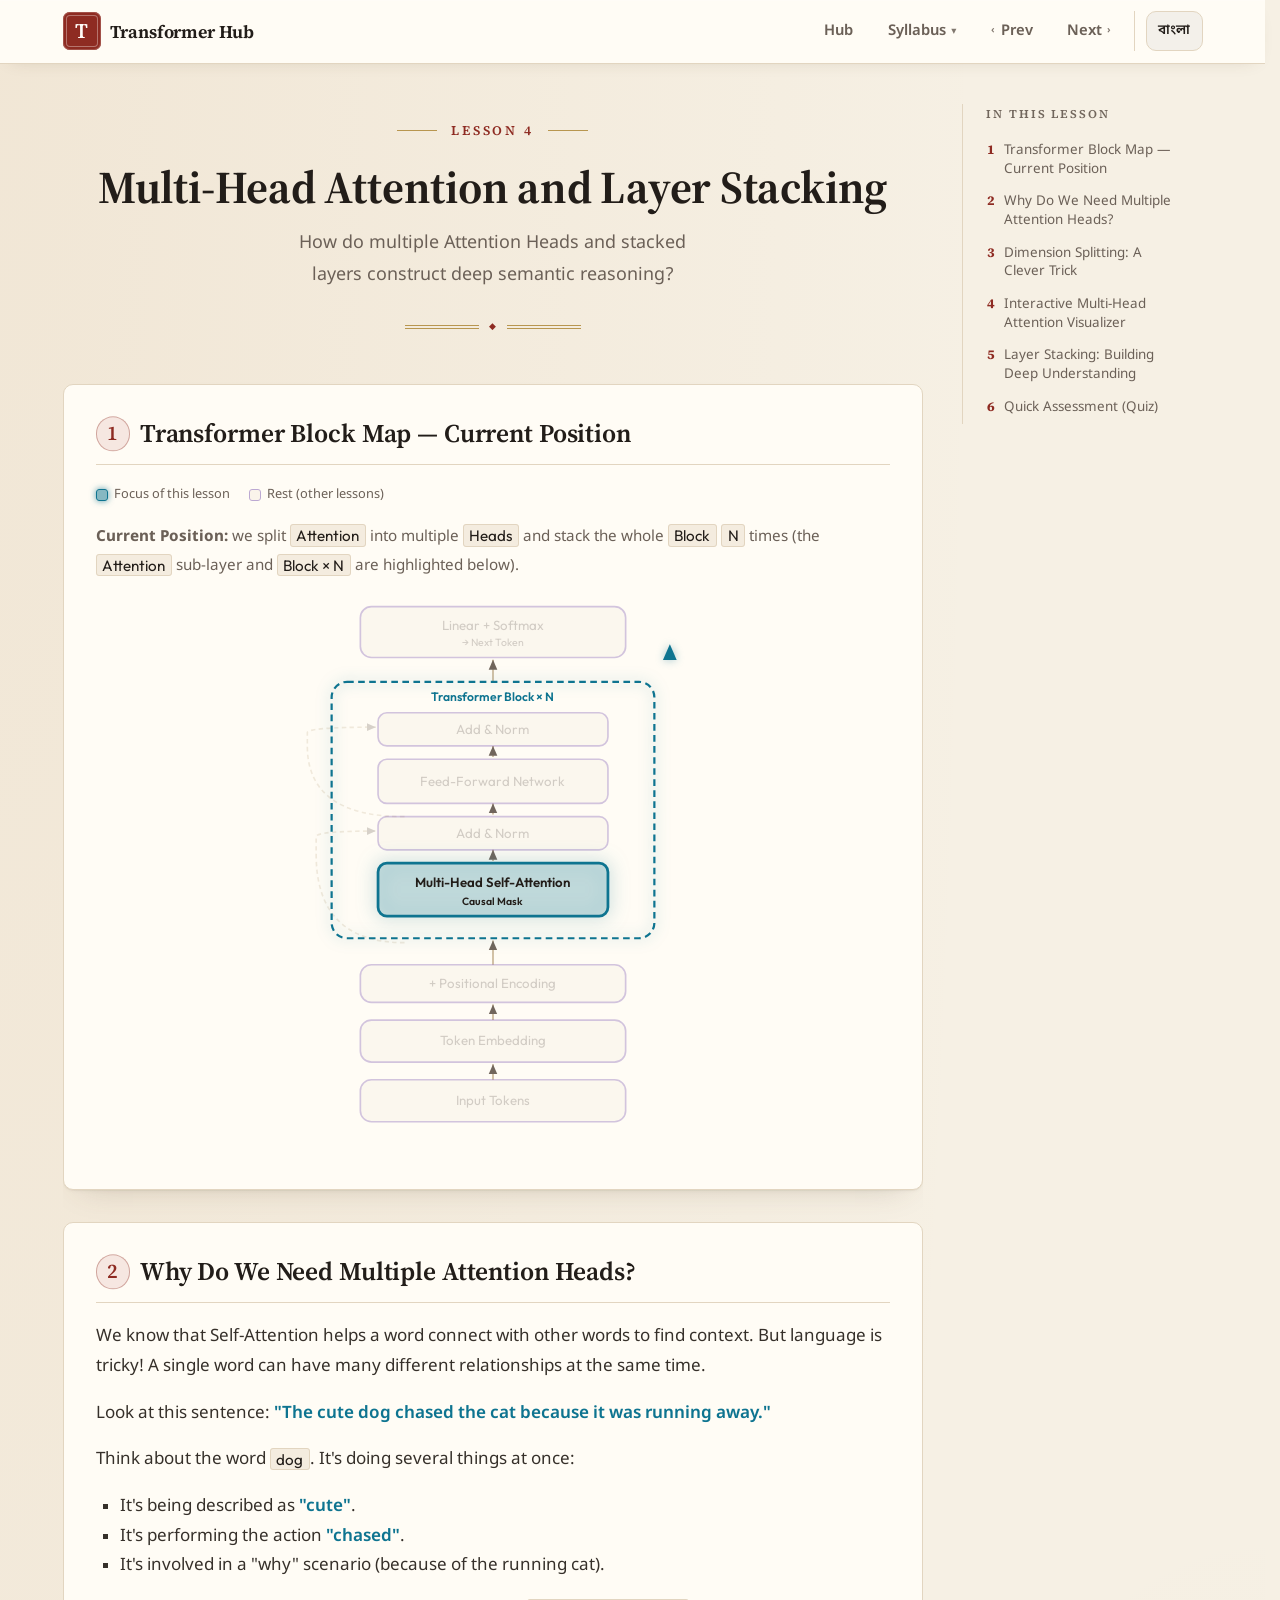
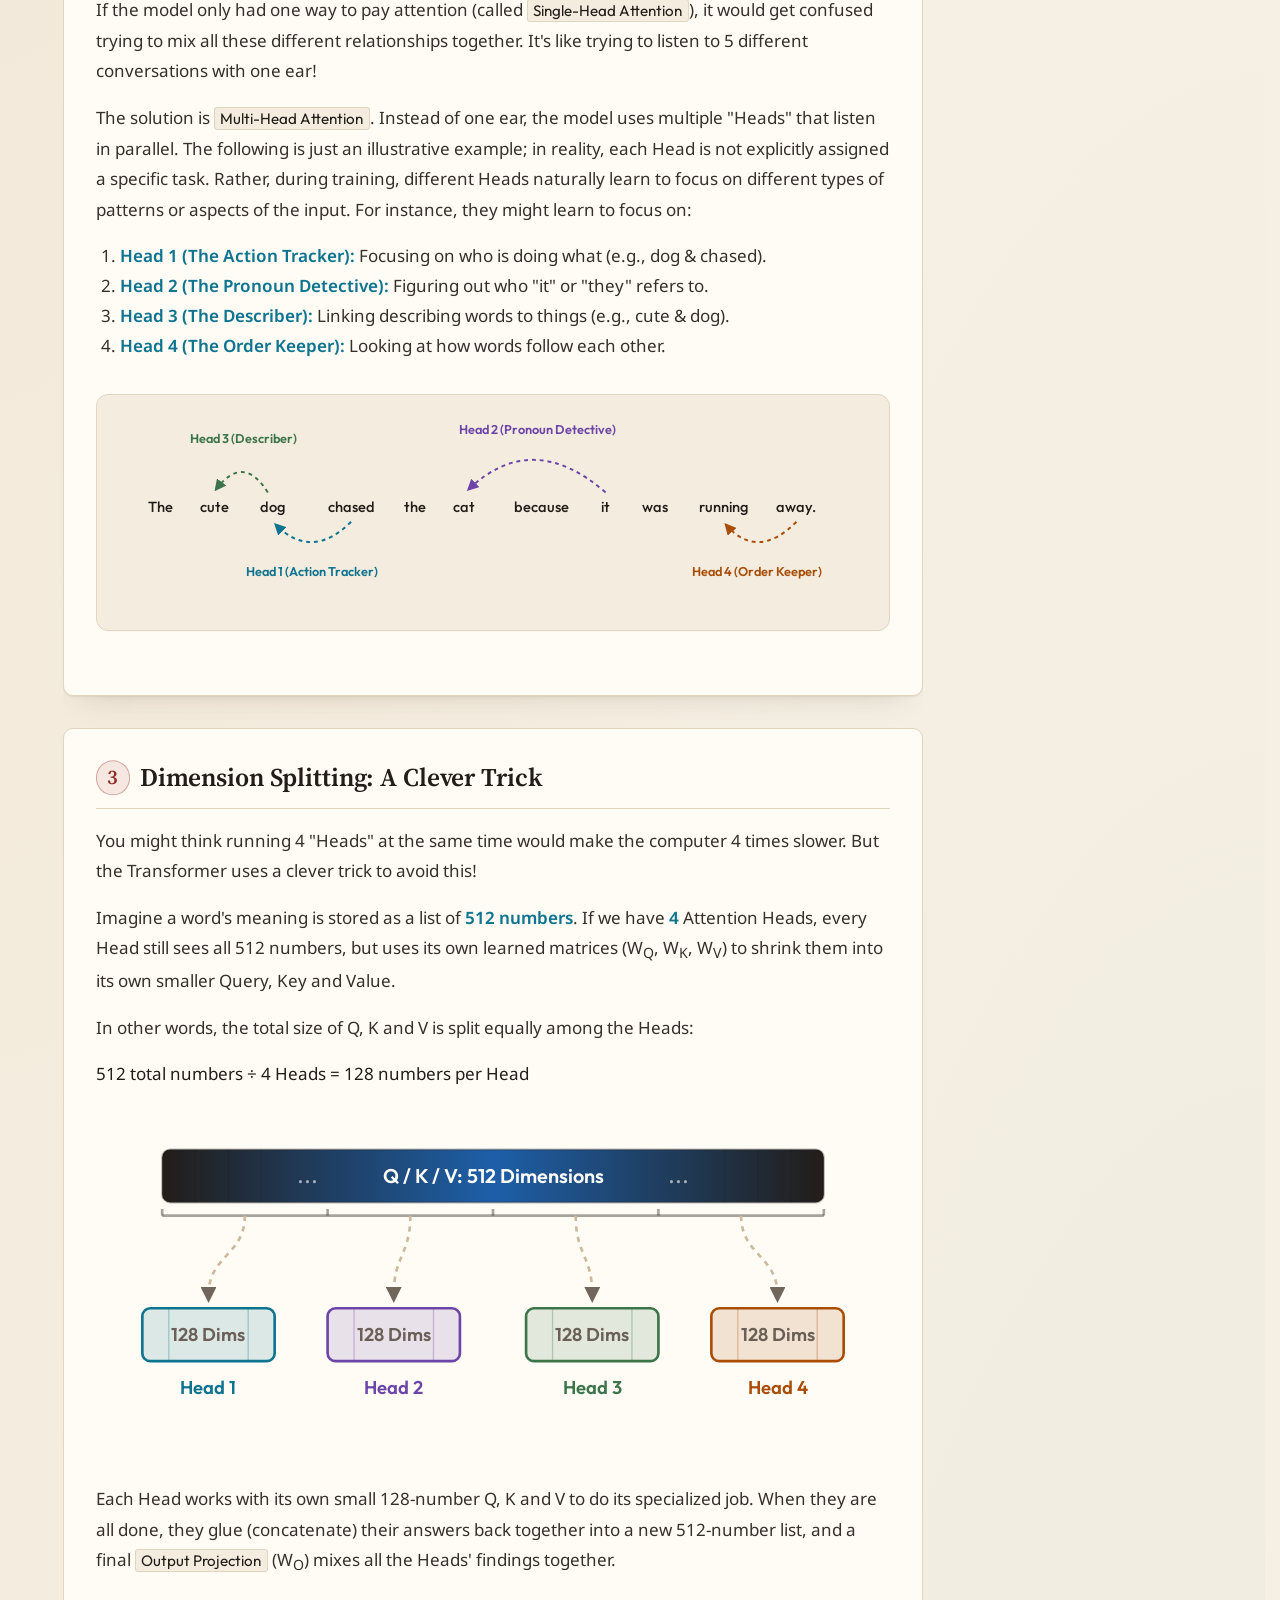
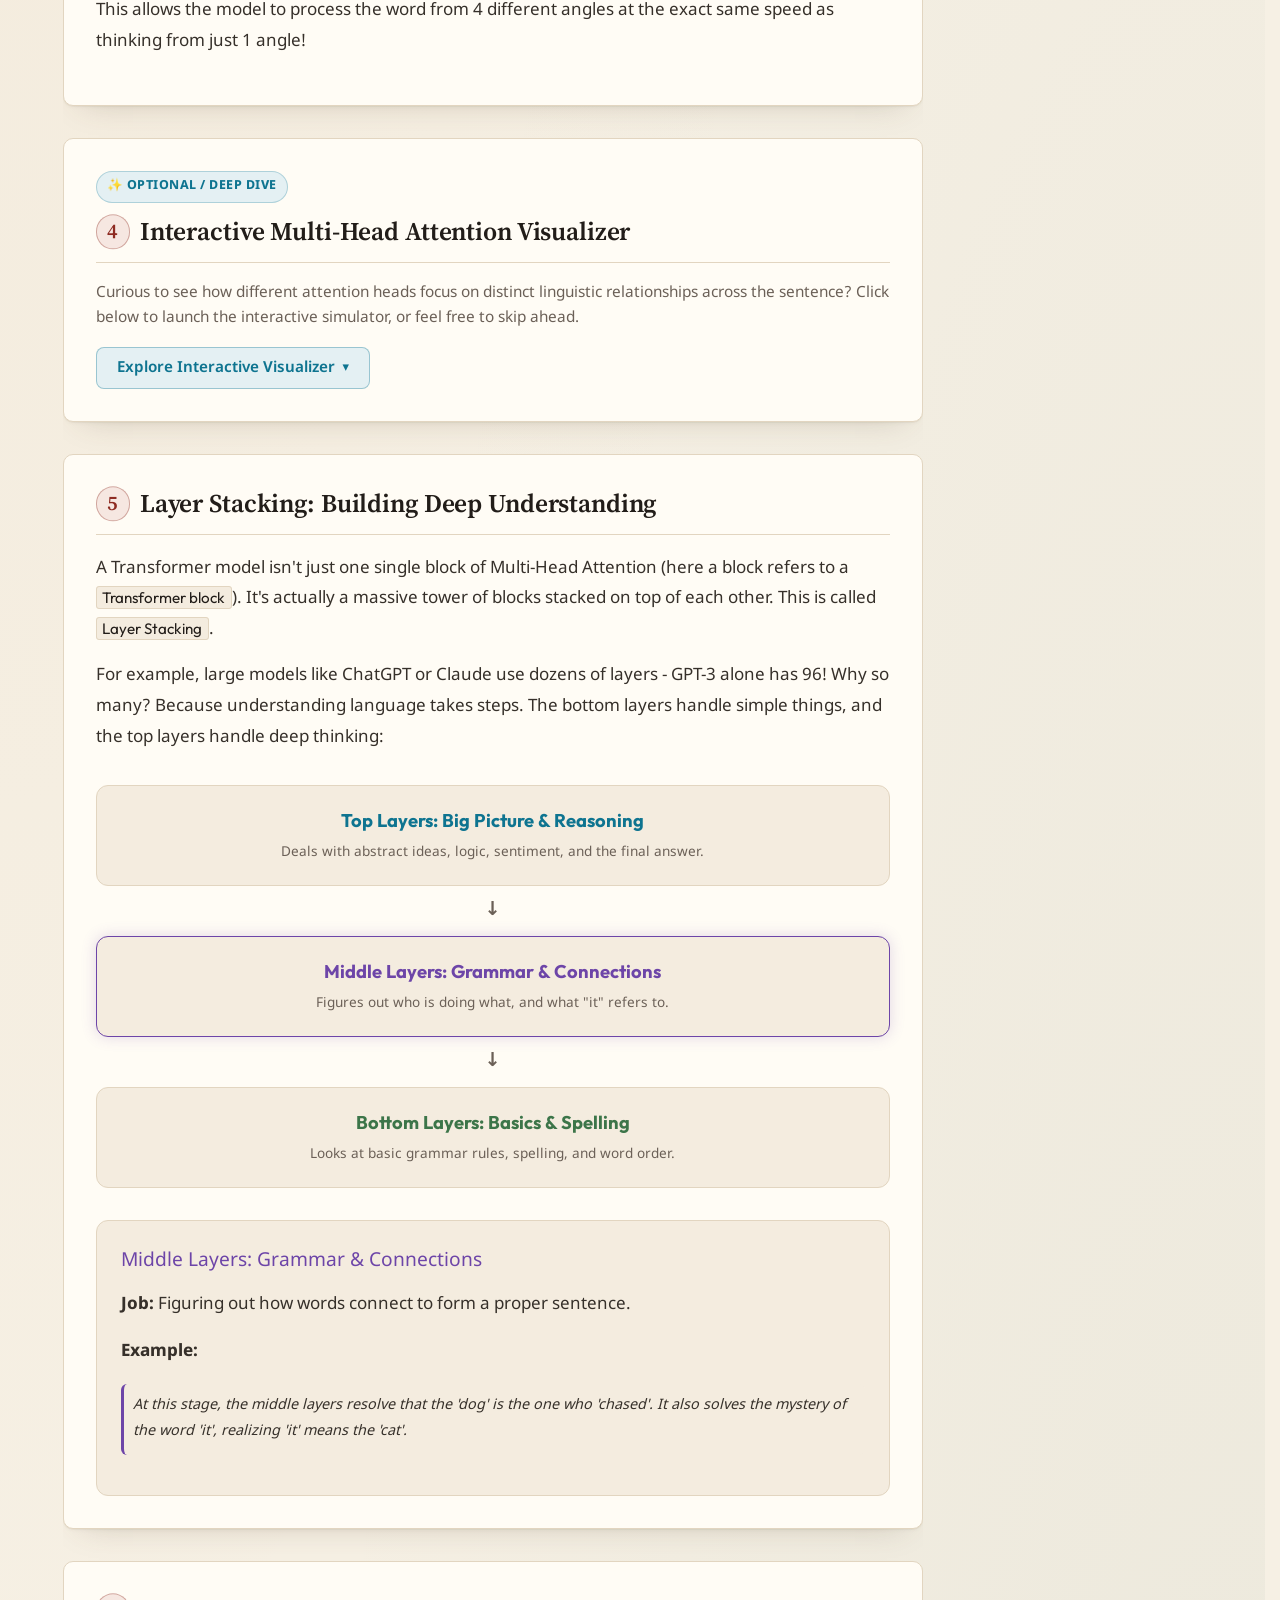
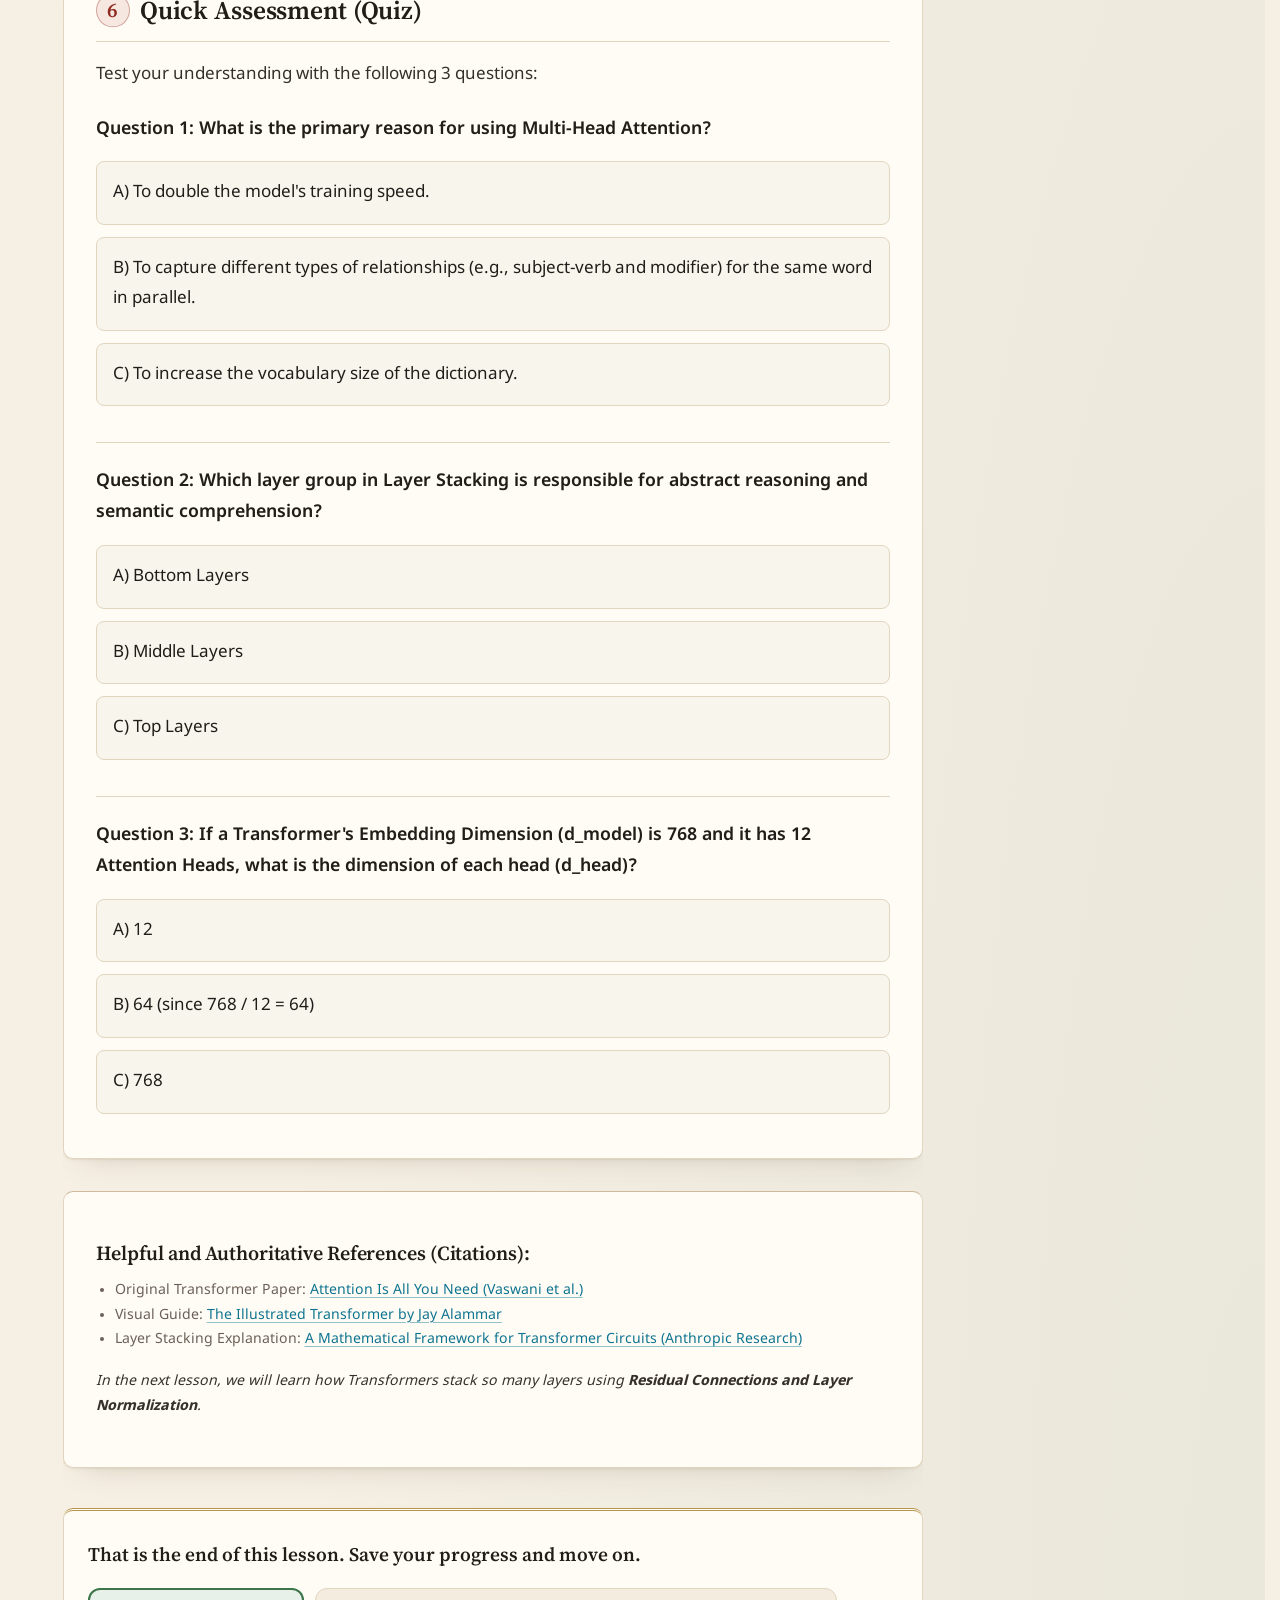
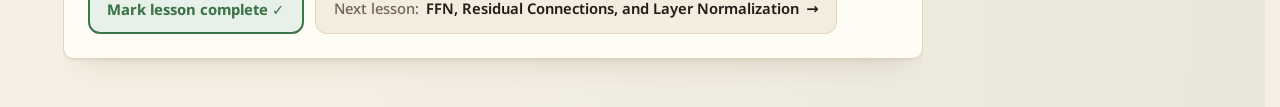
<file: lessons/0004-multi-head-attention-layer-stacking-en.html>
<!DOCTYPE html>
<html lang="en">
<head>
    <meta charset="UTF-8">
    <meta name="viewport" content="width=device-width, initial-scale=1.0">
    <title>Lesson 4: Multi-Head Attention and Layer Stacking</title>
    <link rel="preconnect" href="https://fonts.googleapis.com">
    <link rel="preconnect" href="https://fonts.gstatic.com" crossorigin>
    <link href="https://fonts.googleapis.com/css2?family=Noto+Sans+Bengali:wght@400;500;600;700&family=Outfit:wght@300;400;600;700&display=swap" rel="stylesheet">
    <link rel="stylesheet" href="../assets/theme.css">
    <link rel="stylesheet" href="../assets/site-nav.css">
    <style>

        * {
            box-sizing: border-box;
            margin: 0;
            padding: 0;
        }

        body {
            font-family: var(--font-body);
            background-color: var(--bg-color);
            color: var(--text-primary);
            line-height: 1.75;
            font-size: 1.0625rem;
            padding: 2rem 1rem;
            min-height: 100vh;
            overflow-x: hidden;
            background-image:
                radial-gradient(at 0% 0%, rgba(196,146,86,.10) 0px, transparent 55%),
                radial-gradient(at 100% 100%, rgba(122,148,132,.10) 0px, transparent 55%);
        }

        h1, h2, h3, h4, h5, h6, .badge, .site-nav-brand-name, .sidebar-brand-name {
            font-family: var(--font-heading);
            letter-spacing: -0.01em;
        }

        .container {
            max-width: 860px;
            margin: 0 auto;
            position: relative;
            overflow-x: clip;
        }

        header {
            text-align: center;
            margin-bottom: 3rem;
        }

        .badge {
            background: linear-gradient(135deg, var(--accent-cyan), var(--accent-purple));
            color: var(--text-on-accent);
            padding: 0.3rem 1rem;
            border-radius: 50px;
            font-size: 0.85rem;
            font-weight: 600;
            text-transform: uppercase;
            letter-spacing: 0.05em;
            display: inline-block;
            margin-bottom: 1rem;
        }

        h1 {
            font-size: 2.5rem;
            font-weight: 700;
            margin-bottom: 0.5rem;
            color: var(--text-primary);
        }

        .subtitle {
            color: var(--text-secondary);
            font-size: 1.1rem;
        }

        .card {
            background: var(--card-bg);
            border: 1px solid var(--border-color);
            border-radius: 16px;
            padding: 2rem;
            margin-bottom: 2rem;
            box-shadow: var(--shadow);
        }

        h2 {
            font-size: 1.5rem;
            color: var(--accent-cyan);
            margin-bottom: 1rem;
            border-bottom: 1px solid var(--border-color);
            padding-bottom: 0.5rem;
            display: flex;
            align-items: center;
            gap: 0.5rem;
        }

        p {
            margin-bottom: 1rem;
            line-height: 1.8;
            color: var(--text-body);
        }

        .highlight {
            color: var(--accent-cyan);
            font-weight: 600;
        }

        .tech-term {
            font-family: var(--font-heading);
            background: var(--tint-neutral);
            padding: 0.1rem 0.4rem;
            border-radius: 4px;
            color: var(--text-primary);
            font-size: 0.95rem;
            border: 1px solid var(--border-color);
        }

        /* Interactive Attention Visualizer Styles */
        .head-selector {
            display: flex;
            flex-wrap: wrap;
            gap: 0.5rem;
            margin-bottom: 1.5rem;
        }

        .head-btn {
            background: var(--card-bg-alt);
            border: 1px solid var(--border-color);
            color: var(--text-secondary);
            padding: 0.6rem 1rem;
            border-radius: 8px;
            font-size: 0.9rem;
            cursor: pointer;
            transition: all 0.3s ease;
            font-family: var(--font-heading);
        }

        .head-btn:hover {
            border-color: rgba(var(--ink-rgb), 0.3);
            color: var(--text-primary);
        }

        .head-btn.active {
            color: var(--text-primary);
            font-weight: 600;
        }

        .head-btn.head1-active {
            background: rgba(14, 116, 144, 0.2);
            border-color: var(--accent-cyan);
            box-shadow: 0 0 10px rgba(14, 116, 144, 0.2);
        }
        .head-btn.head2-active {
            background: rgba(109, 69, 168, 0.2);
            border-color: var(--accent-purple);
            box-shadow: 0 0 10px rgba(109, 69, 168, 0.2);
        }
        .head-btn.head3-active {
            background: rgba(60, 117, 73, 0.2);
            border-color: var(--accent-green);
            box-shadow: 0 0 10px rgba(60, 117, 73, 0.2);
        }
        .head-btn.head4-active {
            background: rgba(170, 78, 7, 0.2);
            border-color: var(--accent-orange);
            box-shadow: 0 0 10px rgba(170, 78, 7, 0.2);
        }

        .visualizer-tokens {
            display: flex;
            flex-wrap: wrap;
            gap: 0.6rem;
            justify-content: center;
            margin: 2rem 0;
            padding: 1.5rem;
            background: var(--card-bg-alt);
            border-radius: 12px;
            border: 1px solid var(--border-color);
        }

        .viz-token {
            padding: 0.5rem 0.9rem;
            background: rgba(var(--ink-rgb), 0.03);
            border: 1px solid var(--border-color);
            border-radius: 8px;
            font-family: var(--font-heading);
            cursor: pointer;
            transition: all 0.25s cubic-bezier(0.4, 0, 0.2, 1);
            user-select: none;
            font-size: 1.05rem;
            text-align: center;
        }

        .viz-token:hover {
            transform: translateY(-2px);
            border-color: rgba(var(--ink-rgb), 0.3);
        }

        .viz-token.query-token {
            font-weight: 700;
            transform: scale(1.05) translateY(-2px);
            box-shadow: 0 4px 15px rgba(90, 70, 45, 0.15);
            background: var(--card-bg) !important;
            color: var(--text-primary) !important;
            border-color: var(--border-color) !important;
        }

        .viz-details-panel {
            background: var(--card-bg-alt);
            border: 1px solid var(--border-color);
            border-radius: 12px;
            padding: 1.5rem;
            margin-top: 1.5rem;
        }

        .viz-explanation {
            margin-bottom: 1.5rem;
            font-size: 1rem;
            color: var(--text-body);
            padding-left: 0.75rem;
            min-height: 2.5rem;
            display: flex;
            align-items: center;
        }

        /* Color-coded left borders for explanation according to head */
        .border-head1 { border-left: 3px solid var(--accent-cyan); }
        .border-head2 { border-left: 3px solid var(--accent-purple); }
        .border-head3 { border-left: 3px solid var(--accent-green); }
        .border-head4 { border-left: 3px solid var(--accent-orange); }

        /* Attention Bar Chart */
        .attention-chart {
            display: flex;
            flex-direction: column;
            gap: 0.8rem;
        }

        .chart-row {
            display: flex;
            align-items: center;
            gap: 1rem;
        }

        .chart-label {
            width: 90px;
            font-family: var(--font-heading);
            font-size: 0.9rem;
            font-weight: 600;
        }

        .chart-bar-container {
            flex-grow: 1;
            background: rgba(var(--ink-rgb), 0.05);
            height: 12px;
            border-radius: 6px;
            overflow: hidden;
        }

        .chart-bar {
            height: 100%;
            width: 0%;
            transition: width 0.5s cubic-bezier(0.4, 0, 0.2, 1);
            border-radius: 6px;
        }

        .chart-bar.color-head1 { background: var(--accent-cyan); }
        .chart-bar.color-head2 { background: var(--accent-purple); }
        .chart-bar.color-head3 { background: var(--accent-green); }
        .chart-bar.color-head4 { background: var(--accent-orange); }

        .chart-value {
            font-size: 0.85rem;
            width: 45px;
            text-align: right;
            font-family: var(--font-heading);
            color: var(--text-secondary);
        }

        /* Layer Stacking Explorer Styles */
        .layer-stack {
            display: flex;
            flex-direction: column;
            gap: 0.5rem;
            align-items: center;
            margin: 2rem 0;
        }

        .layer-group {
            width: 100%;
            padding: 1.2rem;
            background: var(--card-bg-alt);
            border: 1px solid var(--border-color);
            border-radius: 12px;
            cursor: pointer;
            transition: all 0.3s cubic-bezier(0.4, 0, 0.2, 1);
            text-align: center;
        }

        .layer-group:hover {
            background: var(--card-bg-alt);
            transform: translateY(-2px);
            box-shadow: 0 4px 20px rgba(90, 70, 45, .07);
        }

        .layer-group.active {
            background: var(--card-bg-alt);
        }

        .layer-group.bottom-group.active {
            border-color: var(--accent-green);
            box-shadow: 0 0 15px rgba(60, 117, 73, 0.2);
        }

        .layer-group.mid-group.active {
            border-color: var(--accent-purple);
            box-shadow: 0 0 15px rgba(109, 69, 168, 0.2);
        }

        .layer-group.top-group.active {
            border-color: var(--accent-cyan);
            box-shadow: 0 0 15px rgba(14, 116, 144, 0.2);
        }

        .layer-title {
            font-size: 1.15rem;
            font-weight: 700;
            margin-bottom: 0.3rem;
            font-family: 'Outfit', 'Noto Sans Bengali', sans-serif;
        }

        .layer-group.bottom-group .layer-title { color: var(--accent-green); }
        .layer-group.mid-group .layer-title { color: var(--accent-purple); }
        .layer-group.top-group .layer-title { color: var(--accent-cyan); }

        .layer-desc {
            font-size: 0.85rem;
            color: var(--text-secondary);
        }

        .layer-arrow {
            font-size: 1.2rem;
            color: var(--text-secondary);
            font-weight: bold;
        }

        .layer-detail-box {
            background: var(--card-bg-alt);
            border: 1px solid var(--border-color);
            border-radius: 12px;
            padding: 1.5rem;
            margin-top: 1rem;
            min-height: 180px;
            transition: all 0.3s ease;
        }

        .layer-detail-title {
            font-size: 1.2rem;
            margin-bottom: 0.75rem;
            display: flex;
            align-items: center;
            gap: 0.5rem;
        }

        /* Quiz Styles */
        .quiz-container {
            margin-top: 1.5rem;
        }

        .quiz-question-card {
            border-bottom: 1px solid var(--border-color);
            padding-bottom: 1.5rem;
            margin-bottom: 1.5rem;
        }

        .quiz-question-card:last-child {
            border-bottom: none;
            padding-bottom: 0;
            margin-bottom: 0;
        }

        .quiz-question {
            font-weight: 600;
            font-size: 1.1rem;
            margin-bottom: 1rem;
        }

        .quiz-option {
            display: block;
            background: rgba(var(--ink-rgb), 0.03);
            border: 1px solid var(--border-color);
            padding: 1rem;
            border-radius: 8px;
            margin-bottom: 0.75rem;
            cursor: pointer;
            transition: all 0.2s;
        }

        .quiz-option:hover {
            background: rgba(var(--ink-rgb), 0.08);
            border-color: var(--accent-cyan);
        }

        .quiz-option.correct {
            background: rgba(60, 117, 73, 0.15);
            border-color: var(--accent-green);
            font-weight: 600;
        }

        .quiz-option.incorrect {
            background: rgba(179, 38, 30, 0.15);
            border-color: var(--accent-red);
        }

        .quiz-feedback {
            margin-top: 1rem;
            padding: 1rem;
            border-radius: 8px;
            display: none;
            font-weight: 600;
        }

        .quiz-feedback.success {
            background: rgba(60, 117, 73, 0.1);
            color: var(--accent-green);
            border: 1px solid rgba(60, 117, 73, 0.2);
            display: block;
        }

        .quiz-feedback.error {
            background: rgba(179, 38, 30, 0.1);
            color: var(--accent-red);
            border: 1px solid rgba(179, 38, 30, 0.2);
            display: block;
        }

        /* Citations */
        .citations {
            font-size: 0.9rem;
            color: var(--text-secondary);
            border-top: 1px solid var(--border-color);
            padding-top: 1rem;
            margin-top: 2rem;
        }

        .citations a {
            color: var(--accent-cyan);
            text-decoration: none;
        }

        .citations a:hover {
            text-decoration: underline;
        }

        footer {
            text-align: center;
            margin-top: 4rem;
            color: var(--text-secondary);
            font-size: 0.85rem;
        }




























        /* Head buttons and visualizer custom overrides (Lesson 4) */












        
        
        


        

        

        /* Transitions */
        *, *::before, *::after {
            transition: background-color 0.3s ease, border-color 0.3s ease, color 0.3s ease, box-shadow 0.3s ease;
        }

        /* ===== Cross-device: responsive, touch, accessibility & performance ===== */
        /* Fluid hero heading so it scales down on small screens */
        h1 {
            font-size: clamp(1.6rem, 5vw, 2.5rem);
        }

        /* Visible keyboard-focus indicator */
        a:focus-visible,
        button:focus-visible,
        select:focus-visible,
        input:focus-visible,
        [tabindex]:focus-visible,
        .quiz-option:focus-visible {
            outline: 2px solid var(--accent-cyan);
            outline-offset: 2px;
        }

        /* Touch & small-screen layout (mobile-first priority) */
        @media (max-width: 768px) {
            body {
                padding: 1.25rem 0.85rem;
            }
            .container {
                max-width: 100%;
            }
            .card {
                padding: 1.25rem;
            }
            .simulator {
                padding: 1rem;
            }
            .sim-input-group {
                flex-direction: column;
            }
            /* Comfortable touch targets */
            .tab-btn,
            .quiz-option,
            select,
            button {
                min-height: 44px;
            }
            .card,
            .simulator {
            }
        }

        /* Respect users who prefer reduced motion */
        @media (prefers-reduced-motion: reduce) {
            *, *::before, *::after {
                animation-duration: 0.001ms !important;
                animation-iteration-count: 1 !important;
                transition-duration: 0.001ms !important;
                scroll-behavior: auto !important;
            }
        }
    
        /* ===== Shared Site Navbar ===== */

    
/* tb-map styles */
.tb-architecture-map .tb-map-svg {
    width: 100%; max-width: 420px; height: auto; display: block;
    margin: 0.5rem auto 1rem; overflow: visible;
}
.tb-map-svg text { text-anchor: middle; font-family: var(--font-heading); font-size: 12px; }
.tb-map-svg .tb-sub { font-size: 9.5px; }
.tb-node rect, .tb-node circle {
    fill: var(--card-bg-alt); stroke: var(--accent-purple); stroke-width: 1.5;
    transition: all 0.35s ease;
}
.tb-node text { fill: var(--text-secondary); transition: all 0.35s ease; }
.tb-node.active rect, .tb-node.active circle {
    fill: rgba(14, 116, 144, 0.18); stroke: var(--accent-cyan); stroke-width: 2.5;
    filter: drop-shadow(0 0 8px rgba(14, 116, 144, 0.55));
}
.tb-node.active text { fill: var(--text-primary); font-weight: 600; }
.tb-node.dim { opacity: 0.3; }
.tb-block .tb-block-outline {
    fill: none; stroke: rgba(109, 69, 168, 0.45); stroke-width: 1.5;
    stroke-dasharray: 6 4; transition: all 0.35s ease;
}
.tb-block .tb-block-label { fill: var(--accent-purple); font-size: 11px; font-weight: 600; transition: all 0.35s ease; }
.tb-block.active .tb-block-outline { stroke: var(--accent-cyan); stroke-width: 2; filter: drop-shadow(0 0 6px rgba(14, 116, 144, 0.5)); }
.tb-block.active .tb-block-label { fill: var(--accent-cyan); }
.tb-block.dim { opacity: 0.3; }
.tb-flow { fill: none; stroke: var(--border-strong); stroke-width: 1.6; }
.tb-skip {
    fill: none; stroke: var(--border-strong); stroke-width: 1.5; stroke-dasharray: 4 3;
    transition: all 0.35s ease;
}
.tb-skip.active { stroke: var(--accent-green); stroke-width: 2.2; filter: drop-shadow(0 0 5px rgba(60, 117, 73, 0.55)); }
.tb-skip.dim { opacity: 0.28; }
.tb-map-caption { font-size: 0.95rem; color: var(--text-secondary); margin-bottom: 0; }
.tb-map-legend { display: flex; gap: 1.2rem; flex-wrap: wrap; font-size: 0.8rem; color: var(--text-secondary); margin: 0.2rem 0 1rem; }
.tb-map-legend span { display: inline-flex; align-items: center; gap: 0.4rem; }
.tb-legend-dot { width: 12px; height: 12px; border-radius: 3px; display: inline-block; }
.tb-legend-active { background: rgba(14, 116, 144, 0.5); box-shadow: 0 0 6px rgba(14, 116, 144, 0.7); border: 1px solid var(--accent-cyan); }
.tb-legend-rest { background: var(--card-bg-alt); border: 1px solid var(--accent-purple); opacity: 0.45; }

.tb-main-flow {
    stroke-dasharray: 8 6;
    animation: flow-up 1s linear infinite;
    filter: drop-shadow(0 0 4px rgba(14, 116, 144, 0.4));
}
@keyframes flow-up {
    to { stroke-dashoffset: -14; }
}

        </style>
</head>
<body>
    <!-- ===== Shared Site Navbar (auto-configured from URL) ===== -->
    <nav class="site-nav" id="site-nav" aria-label="Site navigation">
        <div class="site-nav-inner">
            <a class="site-nav-brand" href="../index.html">
                <span class="site-nav-logo">T</span>
                <span class="site-nav-brand-name">Transformer Hub</span>
            </a>
            <div class="site-nav-menu" id="siteNavMenu">
                <a class="site-nav-link" href="../index.html"><span data-bn="হাব" data-en="Hub">Hub</span></a>
                <div class="site-nav-dropdown" id="siteNavDropdown">
                    <button class="site-nav-link" id="syllabusBtn" type="button" aria-haspopup="true" aria-expanded="false">
                        <span data-bn="সিলেবাস" data-en="Syllabus">Syllabus</span>
                        <span class="site-nav-caret">▾</span>
                    </button>
                    <ul class="site-nav-dropdown-menu" id="syllabusMenu"></ul>
                </div>
                <div class="site-nav-pager">
                    <a class="site-nav-link" id="prevLessonBtn" rel="prev"><span class="site-nav-caret">‹</span> <span data-bn="আগের" data-en="Prev">Prev</span></a>
                    <a class="site-nav-link" id="nextLessonBtn" rel="next"><span data-bn="পরের" data-en="Next">Next</span> <span class="site-nav-caret">›</span></a>
                </div>
                <div class="site-nav-controls">
                    <button class="site-nav-icon-btn" id="langToggleBtn" type="button" title="Switch language"><span id="langToggleLabel">EN</span></button>
                </div>
            </div>
        </div>
    </nav>
    <div class="container">
<header>
            <span class="badge">Lesson 4</span>
            <h1>Multi-Head Attention and Layer Stacking</h1>
            <p class="subtitle">How do multiple Attention Heads and stacked layers construct deep semantic reasoning?</p>
        </header>

        <!-- Transformer Block Map -->
        <div class="card tb-architecture-map">
            <h2>Transformer Block Map — Current Position</h2>
            <div class="tb-map-legend"><span><i class="tb-legend-dot tb-legend-active"></i> Focus of this lesson</span><span><i class="tb-legend-dot tb-legend-rest"></i> Rest (other lessons)</span></div>
            <p class="tb-map-caption"><strong>Current Position:</strong> we split <span class="tech-term">Attention</span> into multiple <span class="tech-term">Heads</span> and stack the whole <span class="tech-term">Block</span> <span class="tech-term">N</span> times (the <span class="tech-term">Attention</span> sub-layer and <span class="tech-term">Block &#215; N</span> are highlighted below).</p>
            <svg class="tb-map-svg" viewBox="0 0 380 500" role="img" aria-label="Transformer block architecture map">
  <defs>
    <marker id="tb-arrow" viewBox="0 0 10 10" refX="8" refY="5" markerWidth="7" markerHeight="7" orient="auto-start-reverse">
      <path d="M0 1.5 L8 5 L0 8.5 z" fill="var(--text-muted)"/>
    </marker>
    <linearGradient id="flow-gradient" x1="0%" y1="100%" x2="0%" y2="0%">
      <stop offset="0%" stop-color="var(--accent-purple)" />
      <stop offset="100%" stop-color="var(--accent-cyan)" />
    </linearGradient>
    <marker id="tb-arrow-main" viewBox="0 0 10 10" refX="8" refY="5" markerWidth="6" markerHeight="6" orient="auto-start-reverse">
      <path d="M0 1.5 L8 5 L0 8.5 z" fill="var(--accent-cyan)"/>
    </marker>
  </defs>

  <!-- Main flow arrow -->
  <line class="tb-main-flow" x1="350" y1="460" x2="350" y2="50" stroke="url(#flow-gradient)" stroke-width="3" marker-end="url(#tb-arrow-main)"/>

  <!-- flow arrows (bottom -> top) -->
  <line class="tb-flow" x1="190" y1="444" x2="190" y2="430" marker-end="url(#tb-arrow)"/>
  <line class="tb-flow" x1="190" y1="390" x2="190" y2="376" marker-end="url(#tb-arrow)"/>
  <line class="tb-flow" x1="190" y1="340" x2="190" y2="318" marker-end="url(#tb-arrow)"/>
  <line class="tb-flow" x1="190" y1="246" x2="190" y2="236" marker-end="url(#tb-arrow)"/>
  <line class="tb-flow" x1="190" y1="204" x2="190" y2="194" marker-end="url(#tb-arrow)"/>
  <line class="tb-flow" x1="190" y1="152" x2="190" y2="142" marker-end="url(#tb-arrow)"/>
  <line class="tb-flow" x1="190" y1="84"  x2="190" y2="64"  marker-end="url(#tb-arrow)"/>

  <!-- residual / skip connections -->
  <path class="tb-skip dim" d="M 110 320 Q 30 320 30 240 L 30 224 Q 30 219 84 219" marker-end="url(#tb-arrow)"/>
  <path class="tb-skip dim" d="M 110 206 Q 22 206 22 142 L 22 130 Q 22 125 84 125" marker-end="url(#tb-arrow)"/>

  <!-- output -->
  <g class="tb-node dim">
    <rect x="70" y="16" width="240" height="46" rx="10"/>
    <text x="190" y="37">Linear + Softmax</text>
    <text x="190" y="52" class="tb-sub">&#8594; Next Token</text>
  </g>

  <!-- transformer block container -->
  <g class="tb-block active">
    <rect class="tb-block-outline" x="44" y="84" width="292" height="232" rx="14"/>
    <text class="tb-block-label" x="190" y="101">Transformer Block &#215; N</text>
  </g>

  <!-- add & norm (after FFN) -->
  <g class="tb-node dim">
    <rect x="86" y="112" width="208" height="30" rx="8"/>
    <text x="190" y="131">Add &amp; Norm</text>
  </g>
  <!-- feed-forward network -->
  <g class="tb-node dim">
    <rect x="86" y="154" width="208" height="40" rx="8"/>
    <text x="190" y="178">Feed-Forward Network</text>
  </g>
  <!-- add & norm (after attention) -->
  <g class="tb-node dim">
    <rect x="86" y="206" width="208" height="30" rx="8"/>
    <text x="190" y="225">Add &amp; Norm</text>
  </g>
  <!-- multi-head self-attention -->
  <g class="tb-node active">
    <rect x="86" y="248" width="208" height="48" rx="8"/>
    <text x="190" y="270">Multi-Head Self-Attention</text>
    <text x="190" y="286" class="tb-sub">Causal Mask</text>
  </g>

  <!-- positional encoding -->
  <g class="tb-node dim">
    <rect x="70" y="340" width="240" height="34" rx="10"/>
    <text x="190" y="361">+ Positional Encoding</text>
  </g>
  <!-- token embedding -->
  <g class="tb-node dim">
    <rect x="70" y="390" width="240" height="38" rx="10"/>
    <text x="190" y="413">Token Embedding</text>
  </g>
  <!-- input tokens -->
  <g class="tb-node dim">
    <rect x="70" y="444" width="240" height="38" rx="10"/>
    <text x="190" y="467">Input Tokens</text>
  </g>
</svg>
        </div>


        <!-- Intro Card -->
        <div class="card">
            <h2>Why Do We Need Multiple Attention Heads?</h2>
            <p>We know that Self-Attention helps a word connect with other words to find context. But language is tricky! A single word can have many different relationships at the same time.</p>
            
            <p>Look at this sentence: <span class="highlight">"The cute dog chased the cat because it was running away."</span></p>
            <p>Think about the word <span class="tech-term">dog</span>. It's doing several things at once:</p>
            <ul style="margin-left: 1.5rem; margin-bottom: 1rem; color: var(--text-body); list-style-type: square;">
                <li>It's being described as <span class="highlight">"cute"</span>.</li>
                <li>It's performing the action <span class="highlight">"chased"</span>.</li>
                <li>It's involved in a "why" scenario (because of the running cat).</li>
            </ul>

            <p>If the model only had one way to pay attention (called <span class="tech-term">Single-Head Attention</span>), it would get confused trying to mix all these different relationships together. It's like trying to listen to 5 different conversations with one ear!</p>
            
            <p>The solution is <span class="tech-term">Multi-Head Attention</span>. Instead of one ear, the model uses multiple "Heads" that listen in parallel. The following is just an illustrative example; in reality, each Head is not explicitly assigned a specific task. Rather, during training, different Heads naturally learn to focus on different types of patterns or aspects of the input. For instance, they might learn to focus on:</p>
            
            <ul style="margin-left: 1.5rem; margin-bottom: 1rem; color: var(--text-body); list-style-type: decimal;">
                <li><span class="highlight">Head 1 (The Action Tracker):</span> Focusing on who is doing what (e.g., dog & chased).</li>
                <li><span class="highlight">Head 2 (The Pronoun Detective):</span> Figuring out who "it" or "they" refers to.</li>
                <li><span class="highlight">Head 3 (The Describer):</span> Linking describing words to things (e.g., cute & dog).</li>
                <li><span class="highlight">Head 4 (The Order Keeper):</span> Looking at how words follow each other.</li>
            </ul>

            <div style="background: var(--card-bg-alt); border: 1px solid var(--border-color); border-radius: 12px; padding: 1.5rem; margin: 2rem 0; overflow-x: auto;">
                <svg viewBox="0 0 760 180" width="100%" height="auto" style="min-width: 600px;">
                    <style>
                        .diag-tok { fill: var(--text-primary); font-family: var(--font-heading); font-size: 15px; text-anchor: middle; font-weight: 500; }
                        .diag-arc { fill: none; stroke-width: 2; stroke-dasharray: 4; }
                        .diag-arc-h1 { stroke: var(--accent-cyan); }
                        .diag-arc-h2 { stroke: var(--accent-purple); }
                        .diag-arc-h3 { stroke: var(--accent-green); }
                        .diag-arc-h4 { stroke: var(--accent-orange); }
                        .diag-label { font-family: var(--font-heading); font-size: 13px; font-weight: 600; text-anchor: middle; }
                        .diag-label-h1 { fill: var(--accent-cyan); }
                        .diag-label-h2 { fill: var(--accent-purple); }
                        .diag-label-h3 { fill: var(--accent-green); }
                        .diag-label-h4 { fill: var(--accent-orange); }
                    </style>
                    <defs>
                        <marker id="arr-h1" viewBox="0 0 10 10" refX="8" refY="5" markerWidth="6" markerHeight="6" orient="auto"><path d="M 0 0 L 10 5 L 0 10 z" fill="var(--accent-cyan)"/></marker>
                        <marker id="arr-h2" viewBox="0 0 10 10" refX="8" refY="5" markerWidth="6" markerHeight="6" orient="auto"><path d="M 0 0 L 10 5 L 0 10 z" fill="var(--accent-purple)"/></marker>
                        <marker id="arr-h3" viewBox="0 0 10 10" refX="8" refY="5" markerWidth="6" markerHeight="6" orient="auto"><path d="M 0 0 L 10 5 L 0 10 z" fill="var(--accent-green)"/></marker>
                        <marker id="arr-h4" viewBox="0 0 10 10" refX="8" refY="5" markerWidth="6" markerHeight="6" orient="auto"><path d="M 0 0 L 10 5 L 0 10 z" fill="var(--accent-orange)"/></marker>
                    </defs>

                    <!-- Tokens (y=95) -->
                    <text x="40" y="95" class="diag-tok">The</text>
                    <text x="95" y="95" class="diag-tok">cute</text>
                    <text x="155" y="95" class="diag-tok">dog</text>
                    <text x="235" y="95" class="diag-tok">chased</text>
                    <text x="300" y="95" class="diag-tok">the</text>
                    <text x="350" y="95" class="diag-tok">cat</text>
                    <text x="430" y="95" class="diag-tok">because</text>
                    <text x="495" y="95" class="diag-tok">it</text>
                    <text x="545" y="95" class="diag-tok">was</text>
                    <text x="615" y="95" class="diag-tok">running</text>
                    <text x="690" y="95" class="diag-tok">away.</text>
                    
                    <!-- Arcs -->
                    <!-- Head 3: dog -> cute (backward under causal mask). Above arc -->
                    <path d="M 150 75 Q 125 35 97 72" class="diag-arc diag-arc-h3" marker-end="url(#arr-h3)"/>
                    <text x="125" y="25" class="diag-label diag-label-h3">Head 3 (Describer)</text>

                    <!-- Head 1: chased -> dog (backward under causal mask). Below arc -->
                    <path d="M 235 105 Q 195 145 158 108" class="diag-arc diag-arc-h1" marker-end="url(#arr-h1)"/>
                    <text x="195" y="160" class="diag-label diag-label-h1">Head 1 (Action Tracker)</text>

                    <!-- Head 2: it -> cat. Above arc -->
                    <path d="M 495 75 Q 420 10 355 72" class="diag-arc diag-arc-h2" marker-end="url(#arr-h2)"/>
                    <text x="425" y="15" class="diag-label diag-label-h2">Head 2 (Pronoun Detective)</text>

                    <!-- Head 4: away -> running (backward under causal mask). Below arc -->
                    <path d="M 690 105 Q 650 145 618 108" class="diag-arc diag-arc-h4" marker-end="url(#arr-h4)"/>
                    <text x="650" y="160" class="diag-label diag-label-h4">Head 4 (Order Keeper)</text>
                </svg>
            </div>
        </div>

        <!-- Dimension Splitting Card -->
        <div class="card">
            <h2>Dimension Splitting: A Clever Trick</h2>
            <p>You might think running 4 "Heads" at the same time would make the computer 4 times slower. But the Transformer uses a clever trick to avoid this!</p>
            
            <p>Imagine a word's meaning is stored as a list of <span class="highlight">512 numbers</span>. If we have <span class="highlight">4</span> Attention Heads, every Head still sees all 512 numbers, but uses its own learned matrices (W<sub>Q</sub>, W<sub>K</sub>, W<sub>V</sub>) to shrink them into its own smaller Query, Key and Value.</p>
            
            <p>In other words, the total size of Q, K and V is split equally among the Heads:</p>
            <div class="math-box">
                512 total numbers ÷ 4 Heads = 128 numbers per Head
            </div>
            
            <div style="margin: 2rem 0; text-align: center; overflow-x: auto;">
                <svg width="100%" max-width="600" viewBox="0 0 600 250" style="display: block; margin: 0 auto; min-width: 450px; font-family: var(--font-heading);">
                    <defs>
                        <linearGradient id="grad-512" x1="0%" y1="0%" x2="100%" y2="0%">
                            <stop offset="0%" stop-color="var(--text-primary)" />
                            <stop offset="50%" stop-color="var(--accent-blue)" />
                            <stop offset="100%" stop-color="var(--text-primary)" />
                        </linearGradient>
                        <marker id="arrow-down" viewBox="0 0 10 10" refX="5" refY="5" markerWidth="6" markerHeight="6" orient="auto">
                            <path d="M 0 0 L 10 5 L 0 10 z" fill="var(--text-muted)" />
                        </marker>
                    </defs>

                    <!-- Original 512 Vector -->
                    <g transform="translate(50, 20)">
                        <rect x="0" y="0" width="500" height="40" rx="6" fill="url(#grad-512)" stroke="rgba(var(--ink-rgb),0.3)" stroke-width="1.5" />
                        
                        <!-- Grid lines to simulate dimensions -->
                        <line x1="25" y1="0" x2="25" y2="40" stroke="rgba(var(--ink-rgb),0.15)" stroke-width="1" />
                        <line x1="50" y1="0" x2="50" y2="40" stroke="rgba(var(--ink-rgb),0.15)" stroke-width="1" />
                        <line x1="75" y1="0" x2="75" y2="40" stroke="rgba(var(--ink-rgb),0.15)" stroke-width="1" />
                        
                        <line x1="425" y1="0" x2="425" y2="40" stroke="rgba(var(--ink-rgb),0.15)" stroke-width="1" />
                        <line x1="450" y1="0" x2="450" y2="40" stroke="rgba(var(--ink-rgb),0.15)" stroke-width="1" />
                        <line x1="475" y1="0" x2="475" y2="40" stroke="rgba(var(--ink-rgb),0.15)" stroke-width="1" />
                        
                        <text x="250" y="25" fill="var(--text-on-accent)" font-weight="600" text-anchor="middle" font-size="15">Q / K / V: 512 Dimensions</text>
                        <!-- Dots to indicate continuity -->
                        <text x="110" y="25" fill="var(--text-on-accent)" opacity="0.6" font-size="18" text-anchor="middle">...</text>
                        <text x="390" y="25" fill="var(--text-on-accent)" opacity="0.6" font-size="18" text-anchor="middle">...</text>
                    </g>

                    <!-- Brackets showing the split -->
                    <g stroke="rgba(var(--ink-rgb),0.4)" stroke-width="2" fill="none">
                        <!-- Top horizontal lines -->
                        <path d="M 50 70 L 175 70" />
                        <path d="M 175 70 L 300 70" />
                        <path d="M 300 70 L 425 70" />
                        <path d="M 425 70 L 550 70" />
                        
                        <!-- Little vertical separators for brackets -->
                        <path d="M 50 65 L 50 70" />
                        <path d="M 175 65 L 175 70" />
                        <path d="M 300 65 L 300 70" />
                        <path d="M 425 65 L 425 70" />
                        <path d="M 550 65 L 550 70" />
                    </g>

                    <!-- Connection Lines with Arrows -->
                    <g stroke="var(--border-strong)" stroke-width="2" stroke-dasharray="4,4" marker-end="url(#arrow-down)" fill="none">
                        <path d="M 112.5 70 C 112.5 100 85 100 85 130" />
                        <path d="M 237.5 70 C 237.5 100 225 100 225 130" />
                        <path d="M 362.5 70 C 362.5 100 375 100 375 130" />
                        <path d="M 487.5 70 C 487.5 100 515 100 515 130" />
                    </g>

                    <!-- Split Vectors (Heads) -->
                    <!-- Head 1 -->
                    <g transform="translate(35, 140)">
                        <rect x="0" y="0" width="100" height="40" rx="6" fill="rgba(14, 116, 144, 0.15)" stroke="var(--accent-cyan)" stroke-width="2" />
                        <line x1="20" y1="0" x2="20" y2="40" stroke="rgba(14, 116, 144, 0.3)" />
                        <line x1="80" y1="0" x2="80" y2="40" stroke="rgba(14, 116, 144, 0.3)" />
                        <text x="50" y="25" fill="var(--text-secondary)" font-size="14" text-anchor="middle" font-weight="600">128 Dims</text>
                        <text x="50" y="65" fill="var(--accent-cyan)" font-size="14" text-anchor="middle" font-weight="600">Head 1</text>
                    </g>
                    
                    <!-- Head 2 -->
                    <g transform="translate(175, 140)">
                        <rect x="0" y="0" width="100" height="40" rx="6" fill="rgba(109, 69, 168, 0.15)" stroke="var(--accent-purple)" stroke-width="2" />
                        <line x1="20" y1="0" x2="20" y2="40" stroke="rgba(109, 69, 168, 0.3)" />
                        <line x1="80" y1="0" x2="80" y2="40" stroke="rgba(109, 69, 168, 0.3)" />
                        <text x="50" y="25" fill="var(--text-secondary)" font-size="14" text-anchor="middle" font-weight="600">128 Dims</text>
                        <text x="50" y="65" fill="var(--accent-purple)" font-size="14" text-anchor="middle" font-weight="600">Head 2</text>
                    </g>
                    
                    <!-- Head 3 -->
                    <g transform="translate(325, 140)">
                        <rect x="0" y="0" width="100" height="40" rx="6" fill="rgba(60, 117, 73, 0.15)" stroke="var(--accent-green)" stroke-width="2" />
                        <line x1="20" y1="0" x2="20" y2="40" stroke="rgba(60, 117, 73, 0.3)" />
                        <line x1="80" y1="0" x2="80" y2="40" stroke="rgba(60, 117, 73, 0.3)" />
                        <text x="50" y="25" fill="var(--text-secondary)" font-size="14" text-anchor="middle" font-weight="600">128 Dims</text>
                        <text x="50" y="65" fill="var(--accent-green)" font-size="14" text-anchor="middle" font-weight="600">Head 3</text>
                    </g>
                    
                    <!-- Head 4 -->
                    <g transform="translate(465, 140)">
                        <rect x="0" y="0" width="100" height="40" rx="6" fill="rgba(170, 78, 7, 0.15)" stroke="var(--accent-orange)" stroke-width="2" />
                        <line x1="20" y1="0" x2="20" y2="40" stroke="rgba(170, 78, 7, 0.3)" />
                        <line x1="80" y1="0" x2="80" y2="40" stroke="rgba(170, 78, 7, 0.3)" />
                        <text x="50" y="25" fill="var(--text-secondary)" font-size="14" text-anchor="middle" font-weight="600">128 Dims</text>
                        <text x="50" y="65" fill="var(--accent-orange)" font-size="14" text-anchor="middle" font-weight="600">Head 4</text>
                    </g>
                </svg>
            </div>
            
            <p>Each Head works with its own small 128-number Q, K and V to do its specialized job. When they are all done, they glue (concatenate) their answers back together into a new 512-number list, and a final <span class="tech-term">Output Projection</span> (W<sub>O</sub>) mixes all the Heads' findings together.</p>
            <p>This allows the model to process the word from 4 different angles at the exact same speed as thinking from just 1 angle!</p>
        </div>

        <!-- Interactive Visualizer Card (Optional Deep Dive) -->
        <div class="card deepdive-card" id="mha-visualizer-card">
            <div class="deepdive-badge-bar">
                <span class="deepdive-badge">✨ Optional / Deep Dive</span>
            </div>
            <h2>Interactive Multi-Head Attention Visualizer</h2>
            <p class="deepdive-teaser">Curious to see how different attention heads focus on distinct linguistic relationships across the sentence? Click below to launch the interactive simulator, or feel free to skip ahead.</p>
            
            <div class="deepdive-actions">
                <button class="deepdive-toggle-btn" type="button" aria-expanded="false" onclick="toggleDeepDive('mha-visualizer-card')" data-open-text="Collapse Visualizer" data-close-text="Explore Interactive Visualizer">
                    <span class="btn-text">Explore Interactive Visualizer</span>
                    <span class="toggle-icon">▾</span>
                </button>
            </div>

            <div class="deepdive-content">
                <p>Select different Attention Heads below and click on any word in the sentence (which acts as the <strong>Query Word</strong>). Observe how different heads shift their attention distribution across the sentence.</p>
                
                <p class="viz-note" style="font-size:0.92rem; background: var(--card-bg-alt); padding: 0.75rem 1rem; border-radius: 8px; border-left: 3px solid var(--accent-cyan);"><strong>Note:</strong> A <span class="tech-term">causal mask</span> is applied here - a word can never attend to words that come after it, so those weights are always 0%. Each row sums to exactly 100%. (The numbers are illustrative teaching values, not dumped from a trained model.)</p>
                
                <!-- Head Selector Tabs -->
                <div class="head-selector">
                    <button class="head-btn head1-active active" id="btn-head1" onclick="selectHead('head1')">Head 1: Subject-Verb</button>
                    <button class="head-btn" id="btn-head2" onclick="selectHead('head2')">Head 2: Pronoun Resolution</button>
                    <button class="head-btn" id="btn-head3" onclick="selectHead('head3')">Head 3: Modifier/Adjective</button>
                    <button class="head-btn" id="btn-head4" onclick="selectHead('head4')">Head 4: Local Context</button>
                </div>

                <!-- Tokens Workspace -->
                <div class="visualizer-tokens" id="tokens-container">
                    <!-- Javascript will inject tokens here -->
                </div>

                <!-- Visualizer Feedback & Bars -->
                <div class="viz-details-panel">
                    <div class="layer-detail-title" style="color: var(--accent-cyan);">
                        <span>Selected Query:</span> <strong id="query-word-display" style="font-family: var(--font-heading); background: rgba(var(--ink-rgb),0.1); padding: 0.1rem 0.6rem; border-radius:4px;">chased</strong>
                    </div>
                    <div class="viz-explanation border-head1" id="explanation-box">
                        'chased' looks back to find who performs the action - 'dog' (the subject). The object 'cat' has not appeared yet, so the causal mask blocks any attention to it.
                    </div>
                    
                    <h3 style="font-size:1rem; margin-bottom:0.75rem; color:var(--text-secondary);">Attention Weights:</h3>
                    <div class="attention-chart" id="chart-container">
                        <!-- Javascript will inject chart rows here -->
                    </div>
                </div>

                <div class="deepdive-footer">
                    <button class="deepdive-footer-btn" type="button" onclick="collapseDeepDive('mha-visualizer-card')">
                        <span>Collapse Visualizer</span> ▴
                    </button>
                </div>
            </div>
        </div>

        <!-- Layer Stacking Card -->
        <div class="card">
            <h2>Layer Stacking: Building Deep Understanding</h2>
            <p>A Transformer model isn't just one single block of Multi-Head Attention (here a block refers to a <span class="tech-term">Transformer block</span>). It's actually a massive tower of blocks stacked on top of each other. This is called <span class="tech-term">Layer Stacking</span>.</p>
            <p>For example, large models like ChatGPT or Claude use dozens of layers - GPT-3 alone has 96! Why so many? Because understanding language takes steps. The bottom layers handle simple things, and the top layers handle deep thinking:</p>
            
            <div class="layer-stack">
                <!-- Top Layers -->
                <div class="layer-group top-group" id="layer-top" onclick="selectLayer('top')">
                    <div class="layer-title">Top Layers: Big Picture & Reasoning</div>
                    <div class="layer-desc">Deals with abstract ideas, logic, sentiment, and the final answer.</div>
                </div>
                <div class="layer-arrow">↓</div>
                <!-- Middle Layers -->
                <div class="layer-group mid-group active" id="layer-mid" onclick="selectLayer('mid')">
                    <div class="layer-title">Middle Layers: Grammar & Connections</div>
                    <div class="layer-desc">Figures out who is doing what, and what "it" refers to.</div>
                </div>
                <div class="layer-arrow">↓</div>
                <!-- Bottom Layers -->
                <div class="layer-group bottom-group" id="layer-bottom" onclick="selectLayer('bottom')">
                    <div class="layer-title">Bottom Layers: Basics & Spelling</div>
                    <div class="layer-desc">Looks at basic grammar rules, spelling, and word order.</div>
                </div>
            </div>

            <!-- Layer Details Explorer Panel -->
            <div class="layer-detail-box" id="layer-detail-panel">
                <div class="layer-detail-title" id="layer-panel-title" style="color:var(--accent-purple);">
                    Middle Layers: Grammar & Connections
                </div>
                <div id="layer-panel-content">
                    <p><strong>Job:</strong> Figuring out how words connect to form a proper sentence.</p>
                    <p><strong>Example:</strong></p>
                    <p style="background: var(--card-bg-alt); padding: 0.6rem; border-radius: 6px; border-left: 3px solid var(--accent-purple); font-size:0.9rem; font-style:italic;">
                        At this stage, the middle layers resolve that the 'dog' is the one who 'chased'. It also solves the mystery of the word 'it', realizing 'it' means the 'cat'.
                    </p>
                </div>
            </div>
        </div>

        <!-- Quiz Card -->
        <div class="card">
            <h2>Quick Assessment (Quiz)</h2>
            <p>Test your understanding with the following 3 questions:</p>
            
            <div class="quiz-container">
                <!-- Question 1 -->
                <div class="quiz-question-card">
                    <div class="quiz-question">Question 1: What is the primary reason for using Multi-Head Attention?</div>
                    <div class="quiz-option" onclick="checkAnswer(1, this, false, 'Incorrect! Increasing computational speed is not the reason for multiple heads.')">
                        A) To double the model's training speed.
                    </div>
                    <div class="quiz-option" onclick="checkAnswer(1, this, true, 'Excellent! Multiple heads allow the model to simultaneously pay attention to different semantic and syntactic aspects of the text.')">
                        B) To capture different types of relationships (e.g., subject-verb and modifier) for the same word in parallel.
                    </div>
                    <div class="quiz-option" onclick="checkAnswer(1, this, false, 'Incorrect! This is the job of the embedding layer, not attention heads.')">
                        C) To increase the vocabulary size of the dictionary.
                    </div>
                    <div id="quiz-feedback-1" class="quiz-feedback"></div>
                </div>

                <!-- Question 2 -->
                <div class="quiz-question-card">
                    <div class="quiz-question">Question 2: Which layer group in Layer Stacking is responsible for abstract reasoning and semantic comprehension?</div>
                    <div class="quiz-option" onclick="checkAnswer(2, this, false, 'Incorrect! Bottom layers work on basic grammar and superficial patterns.')">
                        A) Bottom Layers
                    </div>
                    <div class="quiz-option" onclick="checkAnswer(2, this, false, 'Incorrect! Middle layers resolve syntax and clause connections.')">
                        B) Middle Layers
                    </div>
                    <div class="quiz-option" onclick="checkAnswer(2, this, true, 'Correct! Top layers are closest to the output and synthesize global meaning, causal reasoning, and next-token probability distributions.')">
                        C) Top Layers
                    </div>
                    <div id="quiz-feedback-2" class="quiz-feedback"></div>
                </div>

                <!-- Question 3 -->
                <div class="quiz-question-card">
                    <div class="quiz-question">Question 3: If a Transformer's Embedding Dimension (d_model) is 768 and it has 12 Attention Heads, what is the dimension of each head (d_head)?</div>
                    <div class="quiz-option" onclick="checkAnswer(3, this, false, 'Incorrect! 12 is the number of heads, not the dimension.')">
                        A) 12
                    </div>
                    <div class="quiz-option" onclick="checkAnswer(3, this, true, 'Excellent! The 768 dimensions are split equally among 12 heads, meaning d_head = 768 / 12 = 64.')">
                        B) 64 (since 768 / 12 = 64)
                    </div>
                    <div class="quiz-option" onclick="checkAnswer(3, this, false, 'Incorrect! The entire dimension is not processed by a single head; it is split.')">
                        C) 768
                    </div>
                    <div id="quiz-feedback-3" class="quiz-feedback"></div>
                </div>
            </div>
        </div>

        <!-- Resources & Citations -->
        <div class="card citations">
            <h3>Helpful and Authoritative References (Citations):</h3>
            <ul style="margin-top: 0.5rem; padding-left: 1.2rem;">
                <li>Original Transformer Paper: <a href="https://arxiv.org/abs/1706.03762" target="_blank">Attention Is All You Need (Vaswani et al.)</a></li>
                <li>Visual Guide: <a href="https://jalammar.github.io/illustrated-transformer/" target="_blank">The Illustrated Transformer by Jay Alammar</a></li>
                <li>Layer Stacking Explanation: <a href="https://transformer-circuits.pub/2021/framework/index.html" target="_blank">A Mathematical Framework for Transformer Circuits (Anthropic Research)</a></li>
            </ul>
            <p style="margin-top: 1rem; font-style: italic;">In the next lesson, we will learn how Transformers stack so many layers using <strong>Residual Connections and Layer Normalization</strong>.</p>
        </div>

    </div>

    <script>
        // Tokens for the visualizer
        const tokens = ["The", "cute", "dog", "chased", "the", "cat", "because", "it", "was", "running", "away."];

        const attnData = {
            head1: { // Subject-Verb
                name: "Head 1: Subject-Verb",
                accentColor: "var(--accent-cyan)",
                className: "head1-active",
                colorClass: "color-head1",
                borderClass: "border-head1",
                weights: [
                    [1.00, 0.00, 0.00, 0.00, 0.00, 0.00, 0.00, 0.00, 0.00, 0.00, 0.00], // The (first token: nothing behind it)
                    [0.15, 0.85, 0.00, 0.00, 0.00, 0.00, 0.00, 0.00, 0.00, 0.00, 0.00], // cute
                    [0.10, 0.25, 0.65, 0.00, 0.00, 0.00, 0.00, 0.00, 0.00, 0.00, 0.00], // dog (verb not seen yet)
                    [0.02, 0.05, 0.70, 0.23, 0.00, 0.00, 0.00, 0.00, 0.00, 0.00, 0.00], // chased -> dog
                    [0.01, 0.01, 0.03, 0.10, 0.85, 0.00, 0.00, 0.00, 0.00, 0.00, 0.00], // the
                    [0.01, 0.02, 0.07, 0.55, 0.10, 0.25, 0.00, 0.00, 0.00, 0.00, 0.00], // cat -> chased
                    [0.01, 0.01, 0.05, 0.15, 0.01, 0.07, 0.70, 0.00, 0.00, 0.00, 0.00], // because
                    [0.01, 0.01, 0.15, 0.02, 0.01, 0.25, 0.10, 0.45, 0.00, 0.00, 0.00], // it
                    [0.01, 0.01, 0.03, 0.02, 0.01, 0.10, 0.02, 0.60, 0.20, 0.00, 0.00], // was -> it
                    [0.01, 0.01, 0.02, 0.01, 0.01, 0.05, 0.01, 0.55, 0.18, 0.15, 0.00], // running -> it
                    [0.01, 0.01, 0.01, 0.01, 0.01, 0.01, 0.01, 0.05, 0.03, 0.70, 0.15] // away -> running
                
                ],
                explanations: {
                    "chased": "'chased' looks back to find who performs the action - 'dog' (the subject). The object 'cat' has not appeared yet, so the causal mask blocks any attention to it.",
                    "dog": "'dog' (subject) cannot see its verb yet, because 'chased' comes later. The subject-verb link is formed when 'chased' looks back.",
                    "cat": "'cat' (object) looks back and connects to the verb 'chased' acting upon it.",
                    "running": "'running' focuses on its subject 'it' (which refers to the cat).",
                    "was": "'was' focuses on its subject 'it'."
                },
                defaultExplanation: "This head looks for syntactic connections between subjects and verbs in the sentence."
            },
            head2: { // Pronoun Resolution
                name: "Head 2: Pronoun Resolution",
                accentColor: "var(--accent-purple)",
                className: "head2-active",
                colorClass: "color-head2",
                borderClass: "border-head2",
                weights: [
                    [1.00, 0.00, 0.00, 0.00, 0.00, 0.00, 0.00, 0.00, 0.00, 0.00, 0.00], // The
                    [0.10, 0.90, 0.00, 0.00, 0.00, 0.00, 0.00, 0.00, 0.00, 0.00, 0.00], // cute
                    [0.05, 0.10, 0.85, 0.00, 0.00, 0.00, 0.00, 0.00, 0.00, 0.00, 0.00], // dog
                    [0.02, 0.02, 0.06, 0.90, 0.00, 0.00, 0.00, 0.00, 0.00, 0.00, 0.00], // chased
                    [0.01, 0.01, 0.02, 0.06, 0.90, 0.00, 0.00, 0.00, 0.00, 0.00, 0.00], // the
                    [0.01, 0.01, 0.05, 0.05, 0.08, 0.80, 0.00, 0.00, 0.00, 0.00, 0.00], // cat (pronoun comes later)
                    [0.01, 0.01, 0.02, 0.03, 0.01, 0.05, 0.87, 0.00, 0.00, 0.00, 0.00], // because
                    [0.01, 0.01, 0.15, 0.02, 0.02, 0.70, 0.03, 0.06, 0.00, 0.00, 0.00], // it -> cat 70%, dog 15%
                    [0.01, 0.01, 0.05, 0.01, 0.01, 0.35, 0.01, 0.50, 0.05, 0.00, 0.00], // was
                    [0.01, 0.01, 0.05, 0.01, 0.01, 0.25, 0.01, 0.40, 0.05, 0.20, 0.00], // running
                    [0.01, 0.01, 0.02, 0.01, 0.01, 0.10, 0.01, 0.15, 0.02, 0.06, 0.60] // away
                
                ],
                explanations: {
                    "it": "'it' (pronoun) picks 'cat' out of the nouns behind it (70%) over 'dog' (15%), resolving its reference. That is pronoun resolution.",
                    "cat": "'cat' stays quiet here - the pronoun that refers to it comes later. The link is formed when 'it' looks back and finds 'cat'.",
                    "was": "'was' holds attention on its subject 'it' and on 'cat', the noun that 'it' stands for."
                },
                defaultExplanation: "This head resolves pronoun references by linking pronouns to their antecedent nouns."
            },
            head3: { // Modifier & Adjective
                name: "Head 3: Modifier & Adjective",
                accentColor: "var(--accent-green)",
                className: "head3-active",
                colorClass: "color-head3",
                borderClass: "border-head3",
                weights: [
                    [1.00, 0.00, 0.00, 0.00, 0.00, 0.00, 0.00, 0.00, 0.00, 0.00, 0.00], // The
                    [0.20, 0.80, 0.00, 0.00, 0.00, 0.00, 0.00, 0.00, 0.00, 0.00, 0.00], // cute (noun not seen yet)
                    [0.10, 0.75, 0.15, 0.00, 0.00, 0.00, 0.00, 0.00, 0.00, 0.00, 0.00], // dog -> cute
                    [0.01, 0.02, 0.05, 0.92, 0.00, 0.00, 0.00, 0.00, 0.00, 0.00, 0.00], // chased
                    [0.01, 0.01, 0.02, 0.06, 0.90, 0.00, 0.00, 0.00, 0.00, 0.00, 0.00], // the
                    [0.01, 0.02, 0.02, 0.05, 0.60, 0.30, 0.00, 0.00, 0.00, 0.00, 0.00], // cat -> the
                    [0.01, 0.01, 0.01, 0.02, 0.01, 0.02, 0.92, 0.00, 0.00, 0.00, 0.00], // because
                    [0.01, 0.01, 0.02, 0.01, 0.01, 0.03, 0.03, 0.88, 0.00, 0.00, 0.00], // it
                    [0.01, 0.01, 0.01, 0.01, 0.01, 0.01, 0.02, 0.07, 0.85, 0.00, 0.00], // was
                    [0.01, 0.01, 0.01, 0.01, 0.01, 0.01, 0.01, 0.03, 0.10, 0.80, 0.00], // running
                    [0.01, 0.01, 0.01, 0.00, 0.00, 0.01, 0.00, 0.01, 0.03, 0.80, 0.12] // away -> running
                
                ],
                explanations: {
                    "cute": "'cute' (adjective) cannot yet see what it describes, because 'dog' comes later and the causal mask blocks forward attention. The link is formed one step later, when 'dog' looks back.",
                    "dog": "'dog' (noun) looks back and forms a strong link (75%) with its adjective 'cute' - that is the modifier relation.",
                    "away": "'away' (adverb) looks back and attaches to the verb 'running' (80%), describing the direction of the run (fleeing).",
                    "running": "'running' cannot see its modifier 'away' yet; the link is formed when 'away' looks back."
                },
                defaultExplanation: "This head connects adjectives and adverbs to the nouns and verbs they modify."
            },
            head4: { // Positional / Local Context
                name: "Head 4: Positional & Local Context",
                accentColor: "var(--accent-orange)",
                className: "head4-active",
                colorClass: "color-head4",
                borderClass: "border-head4",
                weights: [
                    [1.00, 0.00, 0.00, 0.00, 0.00, 0.00, 0.00, 0.00, 0.00, 0.00, 0.00], // The
                    [0.85, 0.15, 0.00, 0.00, 0.00, 0.00, 0.00, 0.00, 0.00, 0.00, 0.00], // cute -> The
                    [0.05, 0.80, 0.15, 0.00, 0.00, 0.00, 0.00, 0.00, 0.00, 0.00, 0.00], // dog -> cute
                    [0.00, 0.05, 0.80, 0.15, 0.00, 0.00, 0.00, 0.00, 0.00, 0.00, 0.00], // chased -> dog
                    [0.00, 0.00, 0.05, 0.80, 0.15, 0.00, 0.00, 0.00, 0.00, 0.00, 0.00], // the -> chased
                    [0.00, 0.00, 0.00, 0.05, 0.80, 0.15, 0.00, 0.00, 0.00, 0.00, 0.00], // cat -> the
                    [0.00, 0.00, 0.00, 0.00, 0.05, 0.80, 0.15, 0.00, 0.00, 0.00, 0.00], // because -> cat
                    [0.00, 0.00, 0.00, 0.00, 0.00, 0.05, 0.80, 0.15, 0.00, 0.00, 0.00], // it -> because
                    [0.00, 0.00, 0.00, 0.00, 0.00, 0.00, 0.05, 0.80, 0.15, 0.00, 0.00], // was -> it
                    [0.00, 0.00, 0.00, 0.00, 0.00, 0.00, 0.00, 0.05, 0.80, 0.15, 0.00], // running -> was
                    [0.00, 0.00, 0.00, 0.00, 0.00, 0.00, 0.00, 0.00, 0.05, 0.80, 0.15] // away -> running
                
                ],
                explanations: {},
                defaultExplanation: "This head focuses on local sequences, usually attending to the immediately preceding token, helping to preserve word order context."
            }
        };

        // sanity check: every row must be a causal probability distribution
        Object.entries(attnData).forEach(([key, h]) => h.weights.forEach((row, i) => {
            const sum = row.reduce((a, b) => a + b, 0);
            console.assert(Math.abs(sum - 1) < 0.005, `${key} row ${i} sums to ${sum}`);
            console.assert(row.slice(i + 1).every(w => w === 0), `${key} row ${i} attends to future tokens`);
        }));

        const layerDetails = {
            bottom: {
                title: "Bottom Layers: Basics & Spelling",
                color: "var(--accent-green)",
                border: "var(--accent-green)",
                content: `
                    <p><strong>Job:</strong> Spotting basic word types (noun, verb) and looking at words that are right next to each other.</p>
                    <p><strong>Example ("The cute dog chased the cat..."):</strong></p>
                    <p style="background: var(--card-bg-alt); padding: 0.6rem; border-radius: 6px; border-left: 3px solid var(--accent-green); font-size:0.9rem; font-style:italic;">
                        At this stage, the bottom layers process that 'cute' is describing a thing, and 'dog' is a thing. It's scanning surface syntactic features.
                    </p>
                `
            },
            mid: {
                title: "Middle Layers: Grammar & Connections",
                color: "var(--accent-purple)",
                border: "var(--accent-purple)",
                content: `
                    <p><strong>Job:</strong> Figuring out how words connect to form a proper sentence.</p>
                    <p><strong>Example ("The cute dog chased the cat..."):</strong></p>
                    <p style="background: var(--card-bg-alt); padding: 0.6rem; border-radius: 6px; border-left: 3px solid var(--accent-purple); font-size:0.9rem; font-style:italic;">
                        At this stage, the middle layers resolve that the 'dog' is the one who 'chased'. It also solves the mystery of the word 'it', establishing 'it = cat'.
                    </p>
                `
            },
            top: {
                title: "Top Layers: Big Picture & Reasoning",
                color: "var(--accent-cyan)",
                border: "var(--accent-cyan)",
                content: `
                    <p><strong>Job:</strong> Understanding the true meaning, logic, and deciding what the next word should be.</p>
                    <p><strong>Example ("The cute dog chased the cat because..."):</strong></p>
                    <p style="background: var(--card-bg-alt); padding: 0.6rem; border-radius: 6px; border-left: 3px solid var(--accent-cyan); font-size:0.9rem; font-style:italic;">
                        The top layers synthesize the overall context, connecting 'chasing' with 'running away' to comprehend the narrative before calculating next-token probabilities!
                    </p>
                `
            }
        };

        let activeHeadKey = 'head1';
        let activeQueryIndex = 3; // "chased"

        // Initialize Visualizer Tokens
        function initVisualizer() {
            const container = document.getElementById('tokens-container');
            container.innerHTML = tokens.map((t, idx) => `
                <div class="viz-token" id="token-${idx}" onclick="clickToken(${idx})">
                    ${t}
                </div>
            `).join('');
            
            updateVisualizer();
        }

        function clickToken(index) {
            activeQueryIndex = index;
            updateVisualizer();
        }

        function selectHead(headKey) {
            activeHeadKey = headKey;
            
            // Update button active classes
            document.querySelectorAll('.head-btn').forEach(btn => {
                btn.className = 'head-btn'; // reset
            });
            
            const selectedBtn = document.getElementById(`btn-${headKey}`);
            const head = attnData[headKey];
            selectedBtn.classList.add('active', head.className);

            updateVisualizer();
        }

        function updateVisualizer() {
            const head = attnData[activeHeadKey];
            const weights = head.weights[activeQueryIndex];
            const word = tokens[activeQueryIndex];
            
            // Highlight query token
            document.querySelectorAll('.viz-token').forEach((el, idx) => {
                el.classList.remove('query-token');
                el.style.background = '';
                el.style.color = '';
                el.style.borderColor = '';
                
                if (idx === activeQueryIndex) {
                    el.classList.add('query-token');
                } else {
                    const w = weights[idx];
                    // Apply color depending on active head and attention weight
                    el.style.background = getFadedColor(activeHeadKey, w);
                    el.style.borderColor = `rgba(var(--ink-rgb), ${0.1 + w * 0.4})`;
                    el.style.color = `rgba(var(--ink-rgb), ${0.5 + w * 0.5})`;
                    if (w > 0.3) {
                        el.style.fontWeight = '600';
                    } else {
                        el.style.fontWeight = '400';
                    }
                }
            });

            // Update display query text
            document.getElementById('query-word-display').innerText = word;
            
            // Update explanation
            const expBox = document.getElementById('explanation-box');
            expBox.className = `viz-explanation ${head.borderClass}`;
            const cleanWord = word.replace(/[.,\/#!$%\^&\*;:{}=\-_`~()]/g,"").trim().toLowerCase();
            expBox.innerText = head.explanations[cleanWord] || head.defaultExplanation;

            // Draw attention chart
            const chartContainer = document.getElementById('chart-container');
            chartContainer.innerHTML = tokens.map((t, idx) => {
                const w = weights[idx];
                const percentage = (w * 100).toFixed(0);
                return `
                    <div class="chart-row">
                        <span class="chart-label">${t}</span>
                        <div class="chart-bar-container">
                            <div class="chart-bar ${head.colorClass}" style="width: ${percentage}%"></div>
                        </div>
                        <span class="chart-value">${percentage}%</span>
                    </div>
                `;
            }).join('');
        }

        function getFadedColor(headKey, weight) {
            // Generates faded background color based on head colors
            if (headKey === 'head1') {
                return `rgba(14, 116, 144, ${weight * 0.85})`; // Cyan
            } else if (headKey === 'head2') {
                return `rgba(109, 69, 168, ${weight * 0.85})`; // Purple
            } else if (headKey === 'head3') {
                return `rgba(60, 117, 73, ${weight * 0.85})`; // Green
            } else {
                return `rgba(170, 78, 7, ${weight * 0.85})`; // Orange
            }
        }

        // Initialize Layer Explorer
        function selectLayer(layerKey) {
            // Remove active classes
            document.querySelectorAll('.layer-group').forEach(el => {
                el.classList.remove('active');
            });

            // Add active class
            document.getElementById(`layer-${layerKey}`).classList.add('active');

            // Update details
            const detail = layerDetails[layerKey];
            const titleEl = document.getElementById('layer-panel-title');
            titleEl.style.color = detail.color;
            titleEl.innerText = detail.title;
            document.getElementById('layer-panel-content').innerHTML = detail.content;
        }

        // Quiz handler
        function checkAnswer(qNum, element, isCorrect, feedbackText) {
            const parentNode = element.parentNode;
            
            // Clear choices in this question
            parentNode.querySelectorAll('.quiz-option').forEach(opt => {
                opt.classList.remove('correct', 'incorrect');
            });

            const feedbackBox = document.getElementById(`quiz-feedback-${qNum}`);
            feedbackBox.className = 'quiz-feedback';

            if (isCorrect) {
                element.classList.add('correct');
                feedbackBox.classList.add('success');
                feedbackBox.innerText = feedbackText;
            } else {
                element.classList.add('incorrect');
                feedbackBox.classList.add('error');
                feedbackBox.innerText = feedbackText;
            }
        }



        // Boot
        window.onload = () => {
            initVisualizer();
            selectHead('head1');
        };
    </script>

    <!-- Shared lesson manifest + navigation controller (see assets/) -->
    <script src="../assets/lessons.js"></script>
    <script src="../assets/site-nav.js"></script>
</body>
</html>
</file>
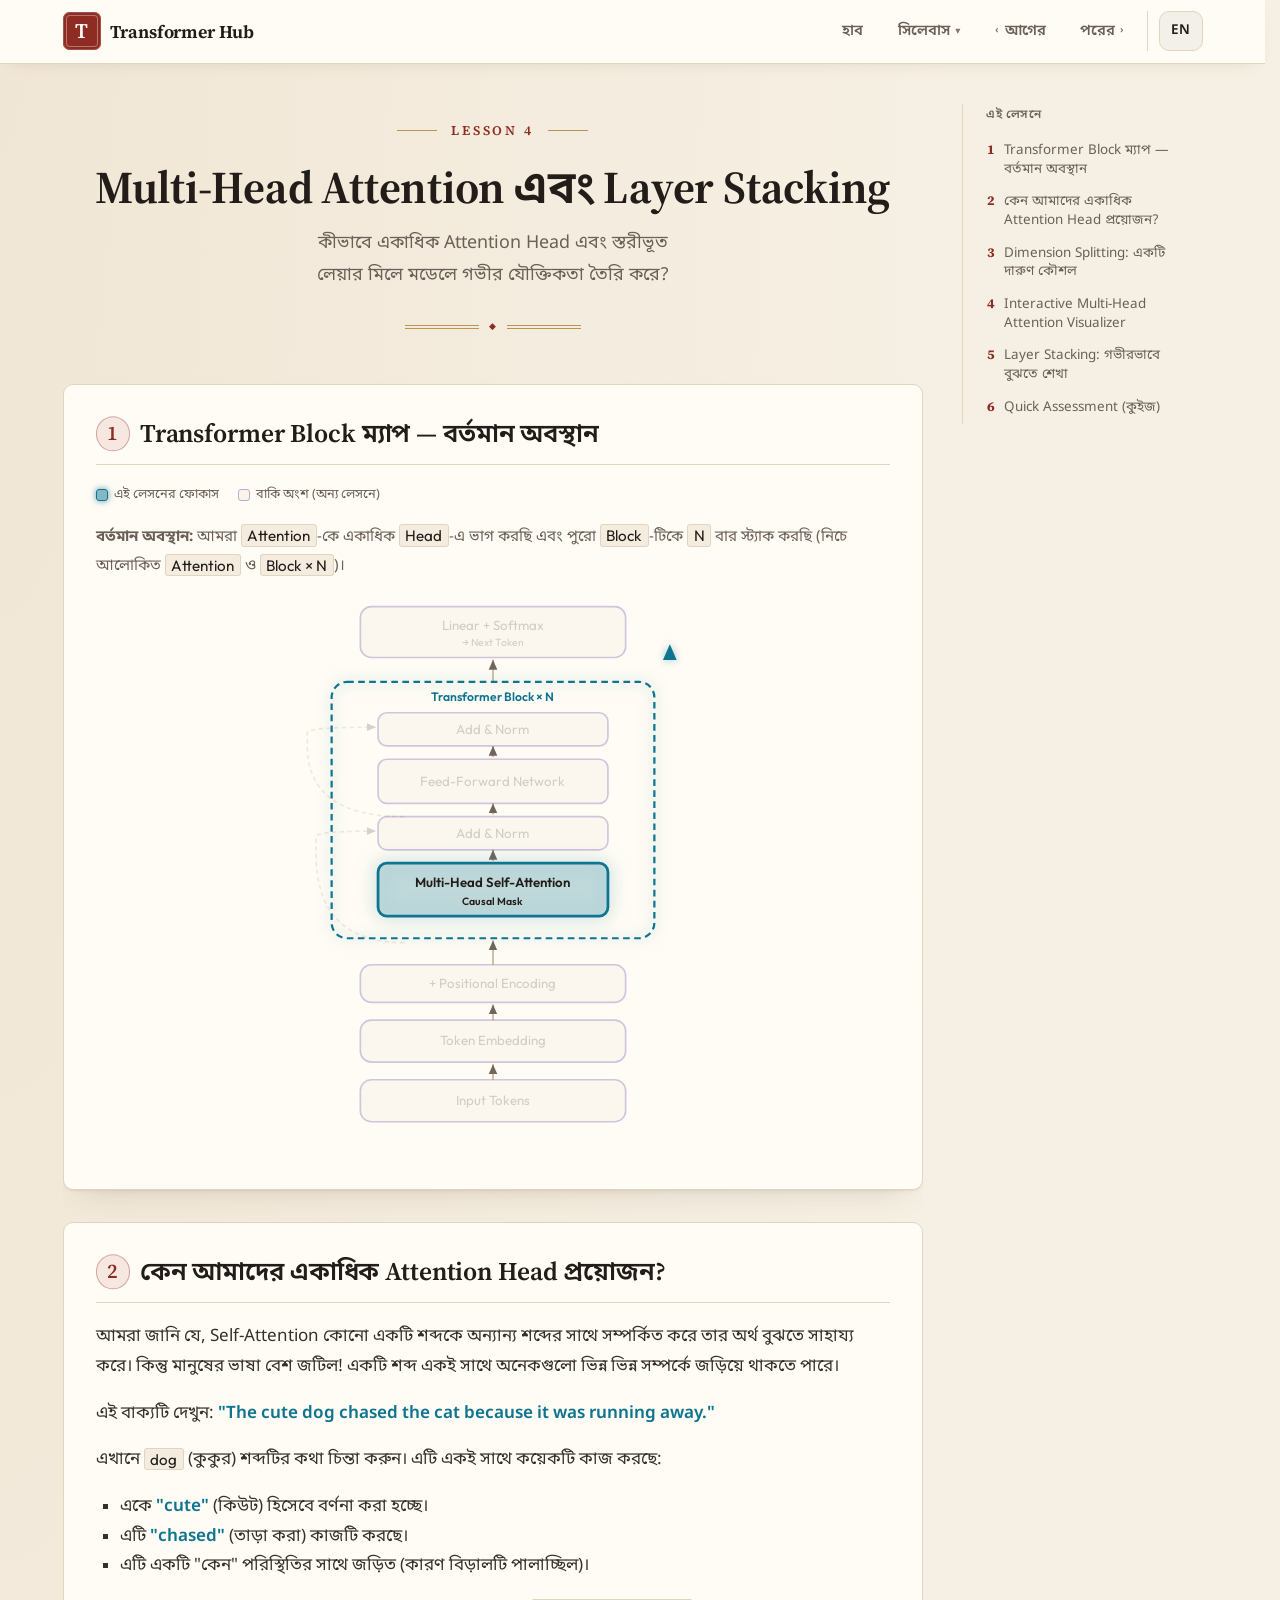
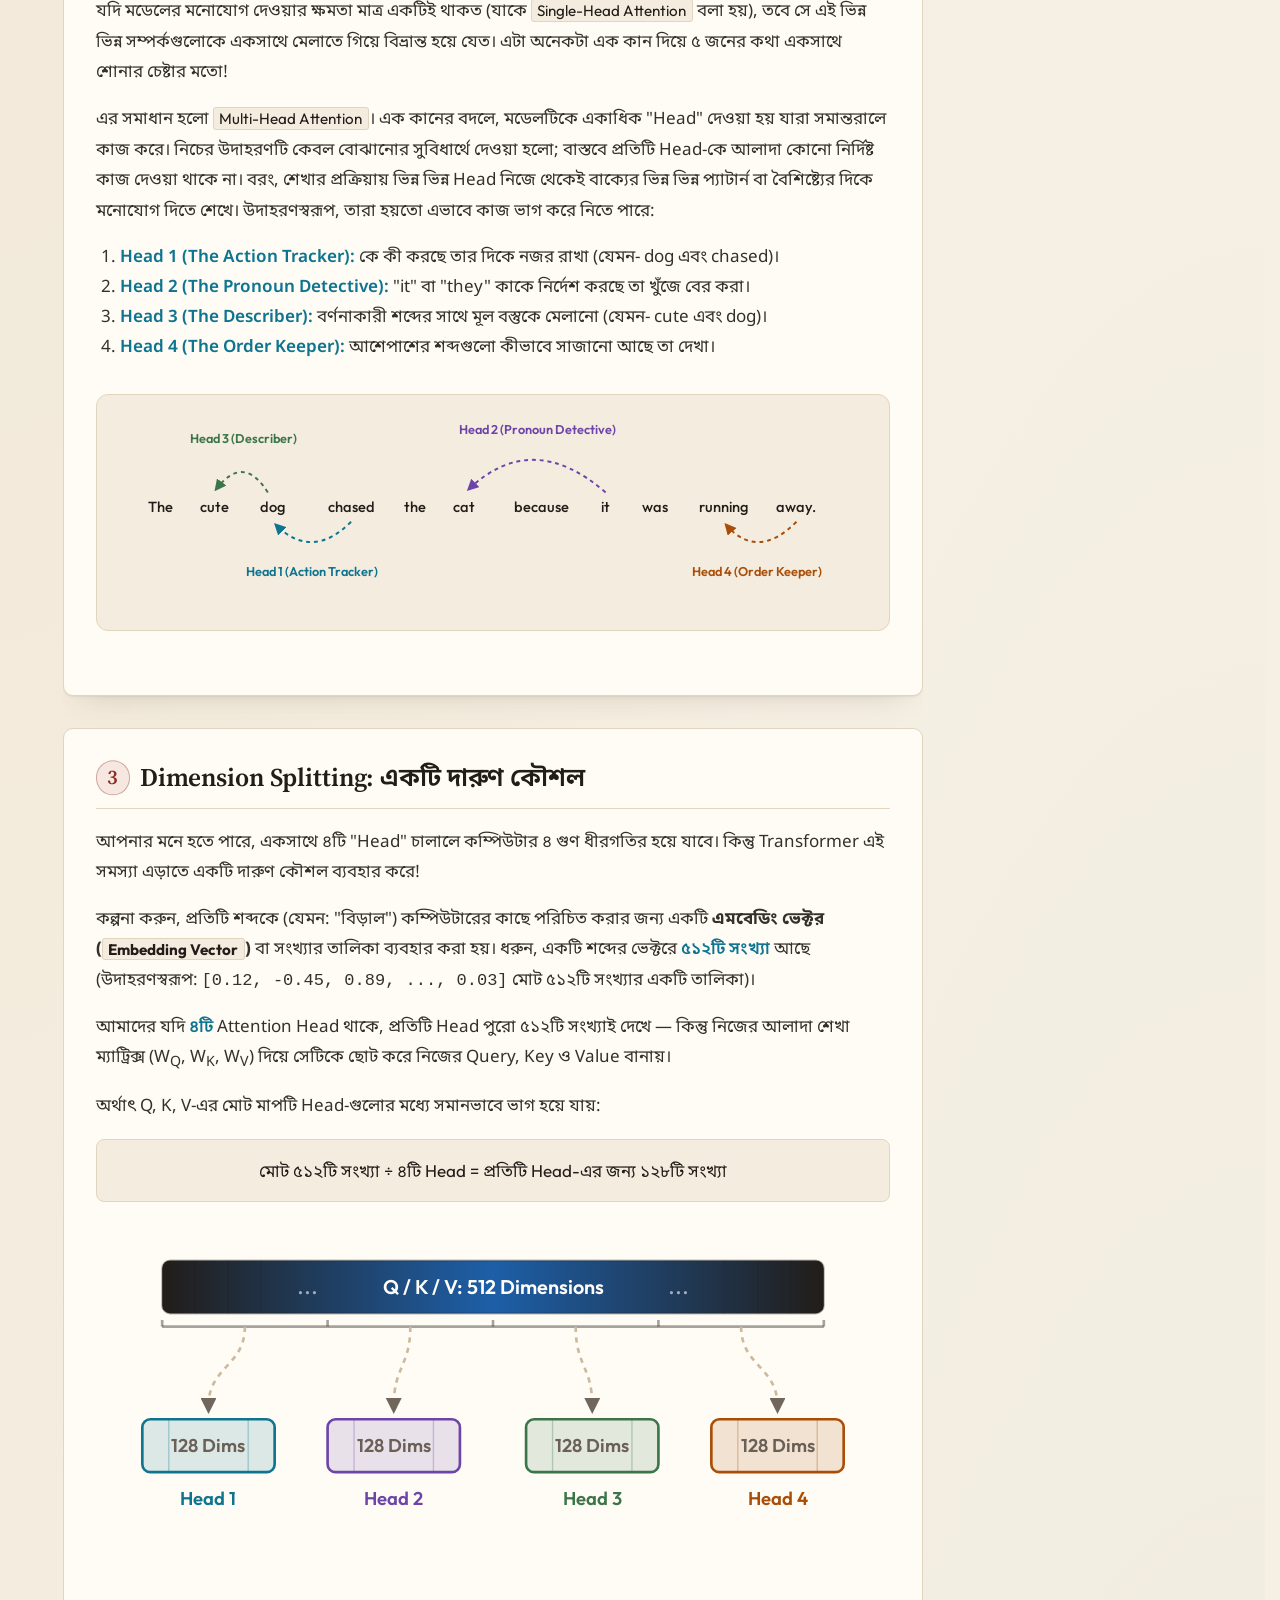
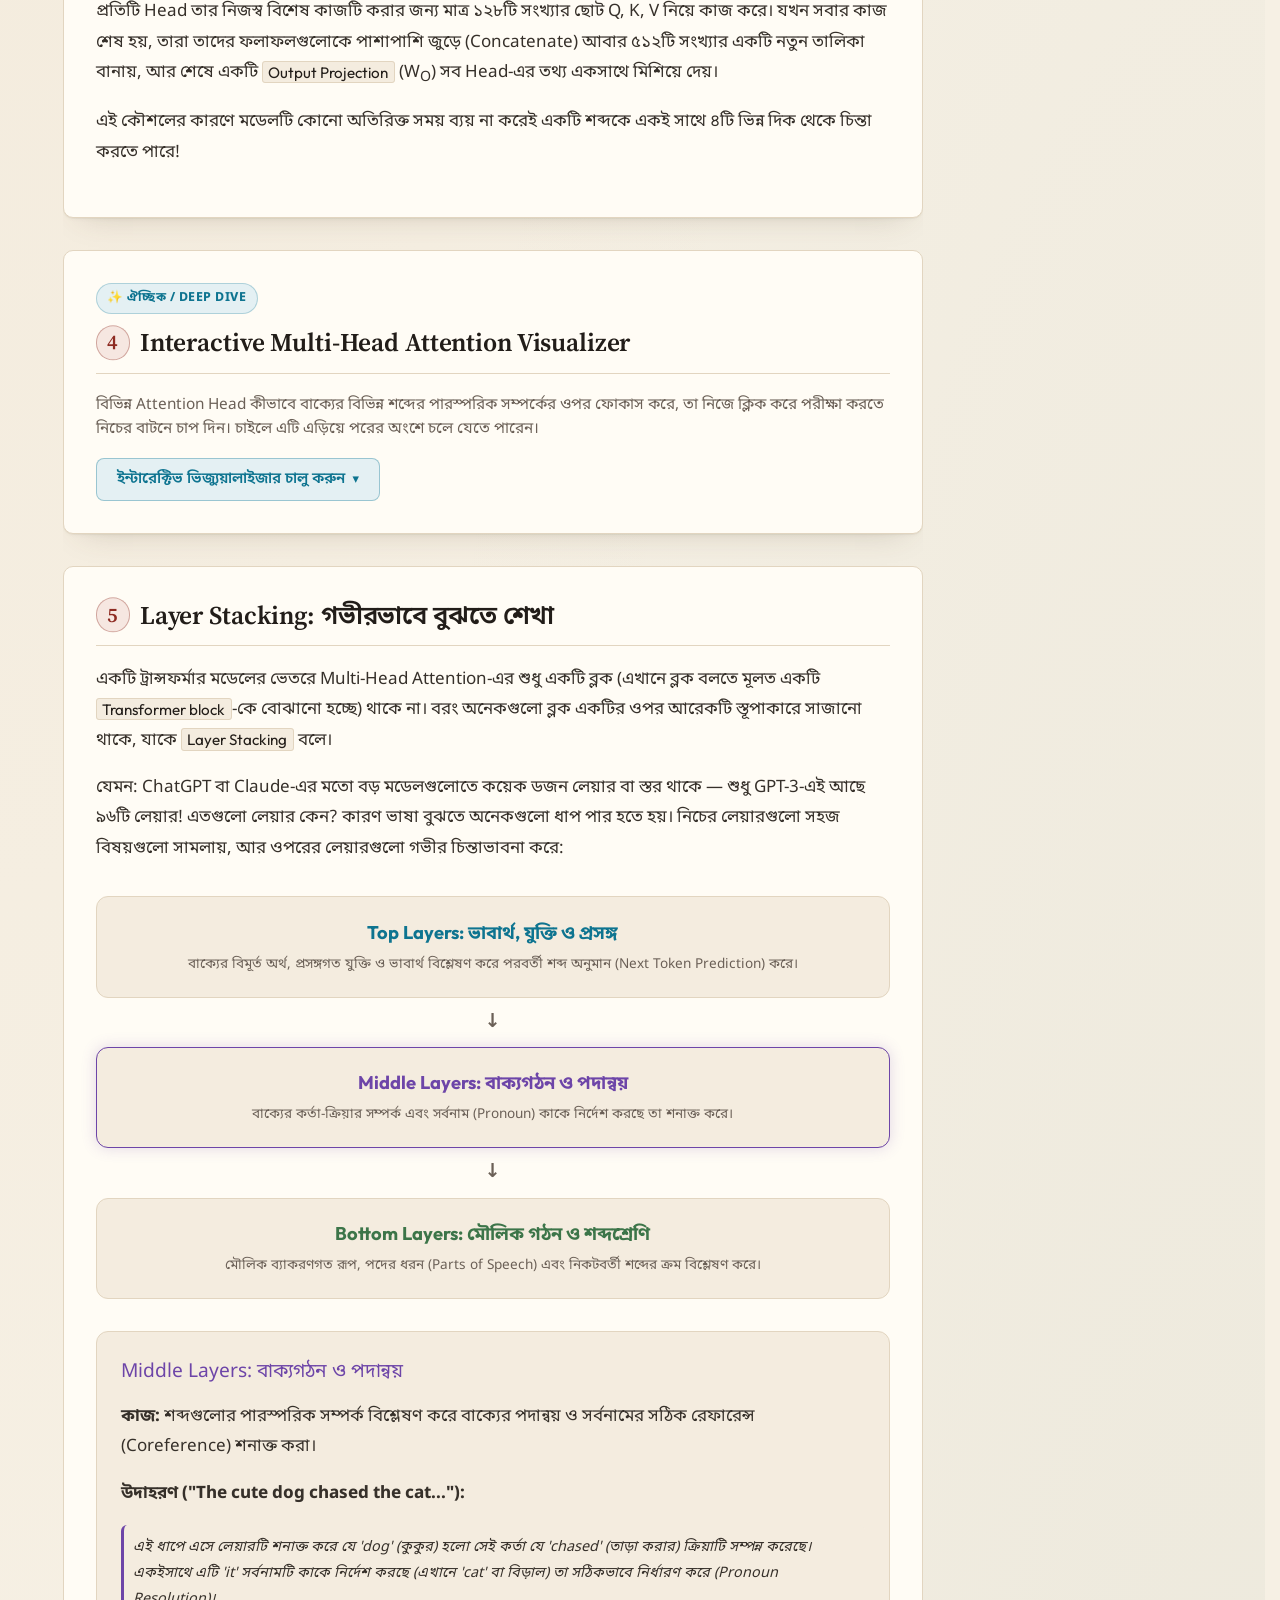
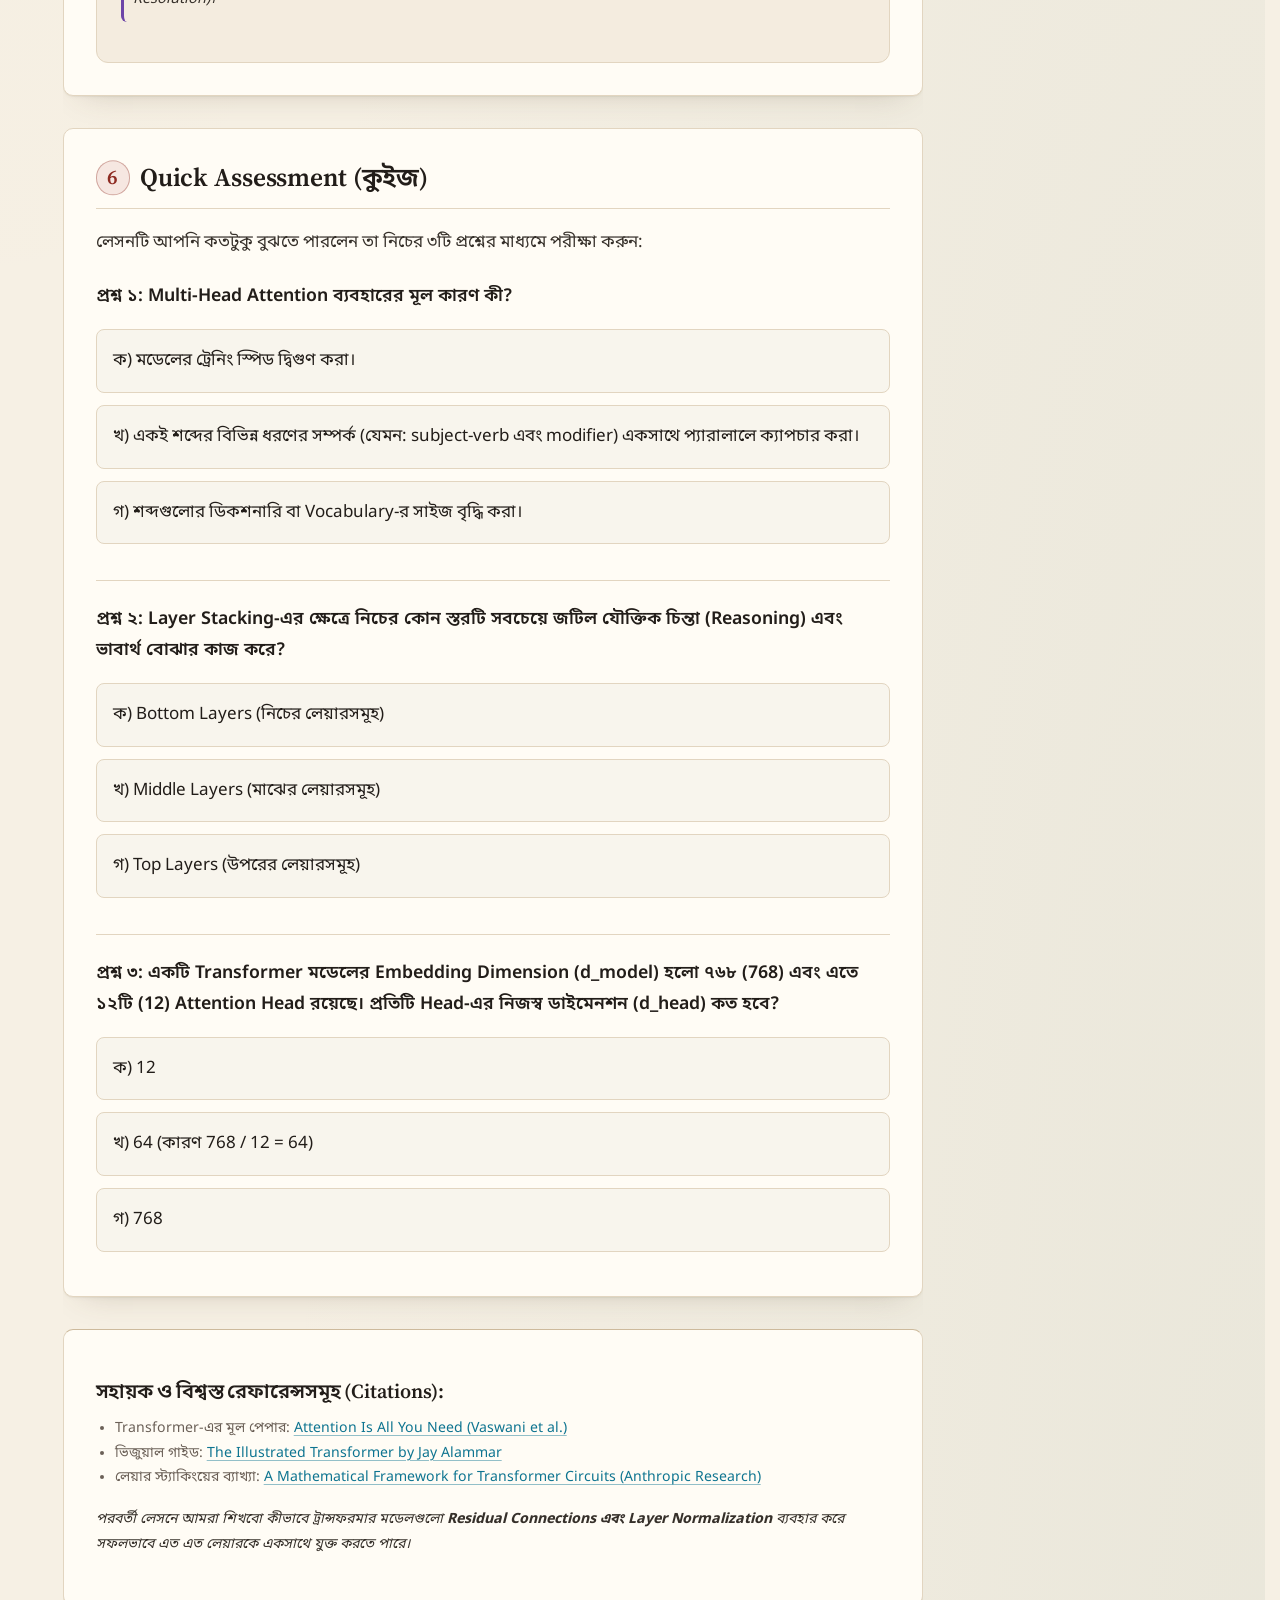
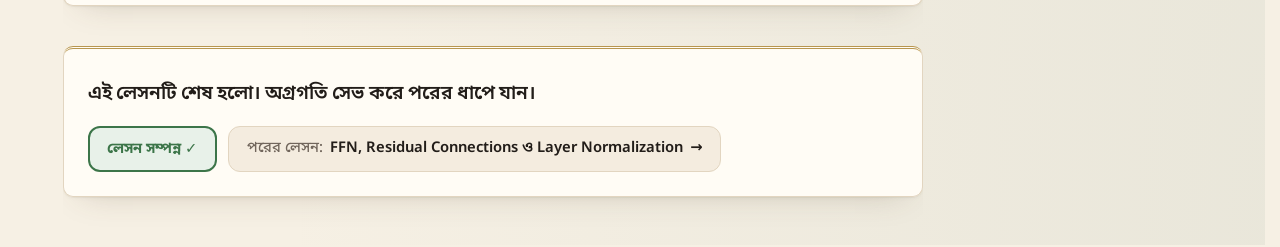
<file: lessons/0004-multi-head-attention-layer-stacking.html>
<!DOCTYPE html>
<html lang="bn">
<head>
    <meta charset="UTF-8">
    <meta name="viewport" content="width=device-width, initial-scale=1.0">
    <title>Lesson 4: Multi-Head Attention এবং Layer Stacking</title>
    <link rel="preconnect" href="https://fonts.googleapis.com">
    <link rel="preconnect" href="https://fonts.gstatic.com" crossorigin>
    <link href="https://fonts.googleapis.com/css2?family=Noto+Sans+Bengali:wght@400;500;600;700&family=Outfit:wght@300;400;600;700&display=swap" rel="stylesheet">
    <link rel="stylesheet" href="../assets/theme.css">
    <link rel="stylesheet" href="../assets/site-nav.css">
    <style>

        * {
            box-sizing: border-box;
            margin: 0;
            padding: 0;
        }

        body {
            font-family: var(--font-body);
            background-color: var(--bg-color);
            color: var(--text-primary);
            line-height: 1.75;
            font-size: 1.0625rem;
            padding: 2rem 1rem;
            min-height: 100vh;
            overflow-x: hidden;
            background-image:
                radial-gradient(at 0% 0%, rgba(196,146,86,.10) 0px, transparent 55%),
                radial-gradient(at 100% 100%, rgba(122,148,132,.10) 0px, transparent 55%);
        }

        h1, h2, h3, h4, h5, h6, .badge, .site-nav-brand-name, .sidebar-brand-name {
            font-family: var(--font-heading);
            letter-spacing: -0.01em;
        }

        .container {
            max-width: 860px;
            margin: 0 auto;
            position: relative;
            overflow-x: clip;
        }

        header {
            text-align: center;
            margin-bottom: 3rem;
        }

        .badge {
            background: linear-gradient(135deg, var(--accent-cyan), var(--accent-purple));
            color: var(--text-on-accent);
            padding: 0.3rem 1rem;
            border-radius: 50px;
            font-size: 0.85rem;
            font-weight: 600;
            text-transform: uppercase;
            letter-spacing: 0.05em;
            display: inline-block;
            margin-bottom: 1rem;
        }

        h1 {
            font-size: 2.5rem;
            font-weight: 700;
            margin-bottom: 0.5rem;
            color: var(--text-primary);
        }

        .subtitle {
            color: var(--text-secondary);
            font-size: 1.1rem;
        }

        .card {
            background: var(--card-bg);
            border: 1px solid var(--border-color);
            border-radius: 16px;
            padding: 2rem;
            margin-bottom: 2rem;
            box-shadow: var(--shadow);
        }

        h2 {
            font-size: 1.5rem;
            color: var(--accent-cyan);
            margin-bottom: 1rem;
            border-bottom: 1px solid var(--border-color);
            padding-bottom: 0.5rem;
            display: flex;
            align-items: center;
            gap: 0.5rem;
        }

        p {
            margin-bottom: 1rem;
            line-height: 1.8;
            color: var(--text-body);
        }

        .highlight {
            color: var(--accent-cyan);
            font-weight: 600;
        }

        .tech-term {
            font-family: var(--font-heading);
            background: var(--tint-neutral);
            padding: 0.1rem 0.4rem;
            border-radius: 4px;
            color: var(--text-primary);
            font-size: 0.95rem;
            border: 1px solid var(--border-color);
        }

        /* Interactive Attention Visualizer Styles */
        .head-selector {
            display: flex;
            flex-wrap: wrap;
            gap: 0.5rem;
            margin-bottom: 1.5rem;
        }

        .head-btn {
            background: var(--card-bg-alt);
            border: 1px solid var(--border-color);
            color: var(--text-secondary);
            padding: 0.6rem 1rem;
            border-radius: 8px;
            font-size: 0.9rem;
            cursor: pointer;
            transition: all 0.3s ease;
            font-family: var(--font-heading);
        }

        .head-btn:hover {
            border-color: rgba(var(--ink-rgb), 0.3);
            color: var(--text-primary);
        }

        .head-btn.active {
            color: var(--text-primary);
            font-weight: 600;
        }

        .head-btn.head1-active {
            background: rgba(14, 116, 144, 0.2);
            border-color: var(--accent-cyan);
            box-shadow: 0 0 10px rgba(14, 116, 144, 0.2);
        }
        .head-btn.head2-active {
            background: rgba(109, 69, 168, 0.2);
            border-color: var(--accent-purple);
            box-shadow: 0 0 10px rgba(109, 69, 168, 0.2);
        }
        .head-btn.head3-active {
            background: rgba(60, 117, 73, 0.2);
            border-color: var(--accent-green);
            box-shadow: 0 0 10px rgba(60, 117, 73, 0.2);
        }
        .head-btn.head4-active {
            background: rgba(170, 78, 7, 0.2);
            border-color: var(--accent-orange);
            box-shadow: 0 0 10px rgba(170, 78, 7, 0.2);
        }

        .visualizer-tokens {
            display: flex;
            flex-wrap: wrap;
            gap: 0.6rem;
            justify-content: center;
            margin: 2rem 0;
            padding: 1.5rem;
            background: var(--card-bg-alt);
            border-radius: 12px;
            border: 1px solid var(--border-color);
        }

        .viz-token {
            padding: 0.5rem 0.9rem;
            background: rgba(var(--ink-rgb), 0.03);
            border: 1px solid var(--border-color);
            border-radius: 8px;
            font-family: var(--font-heading);
            cursor: pointer;
            transition: all 0.25s cubic-bezier(0.4, 0, 0.2, 1);
            user-select: none;
            font-size: 1.05rem;
            text-align: center;
        }

        .viz-token:hover {
            transform: translateY(-2px);
            border-color: rgba(var(--ink-rgb), 0.3);
        }

        .viz-token.query-token {
            font-weight: 700;
            transform: scale(1.05) translateY(-2px);
            box-shadow: 0 4px 15px rgba(90, 70, 45, 0.15);
            background: var(--card-bg) !important;
            color: var(--text-primary) !important;
            border-color: var(--border-color) !important;
        }

        .viz-details-panel {
            background: var(--card-bg-alt);
            border: 1px solid var(--border-color);
            border-radius: 12px;
            padding: 1.5rem;
            margin-top: 1.5rem;
        }

        .viz-explanation {
            margin-bottom: 1.5rem;
            font-size: 1rem;
            color: var(--text-body);
            padding-left: 0.75rem;
            min-height: 2.5rem;
            display: flex;
            align-items: center;
        }

        /* Color-coded left borders for explanation according to head */
        .border-head1 { border-left: 3px solid var(--accent-cyan); }
        .border-head2 { border-left: 3px solid var(--accent-purple); }
        .border-head3 { border-left: 3px solid var(--accent-green); }
        .border-head4 { border-left: 3px solid var(--accent-orange); }

        /* Attention Bar Chart */
        .attention-chart {
            display: flex;
            flex-direction: column;
            gap: 0.8rem;
        }

        .chart-row {
            display: flex;
            align-items: center;
            gap: 1rem;
        }

        .chart-label {
            width: 90px;
            font-family: var(--font-heading);
            font-size: 0.9rem;
            font-weight: 600;
        }

        .chart-bar-container {
            flex-grow: 1;
            background: rgba(var(--ink-rgb), 0.05);
            height: 12px;
            border-radius: 6px;
            overflow: hidden;
        }

        .chart-bar {
            height: 100%;
            width: 0%;
            transition: width 0.5s cubic-bezier(0.4, 0, 0.2, 1);
            border-radius: 6px;
        }

        .chart-bar.color-head1 { background: var(--accent-cyan); }
        .chart-bar.color-head2 { background: var(--accent-purple); }
        .chart-bar.color-head3 { background: var(--accent-green); }
        .chart-bar.color-head4 { background: var(--accent-orange); }

        .chart-value {
            font-size: 0.85rem;
            width: 45px;
            text-align: right;
            font-family: var(--font-heading);
            color: var(--text-secondary);
        }

        /* Layer Stacking Explorer Styles */
        .layer-stack {
            display: flex;
            flex-direction: column;
            gap: 0.5rem;
            align-items: center;
            margin: 2rem 0;
        }

        .layer-group {
            width: 100%;
            padding: 1.2rem;
            background: var(--card-bg-alt);
            border: 1px solid var(--border-color);
            border-radius: 12px;
            cursor: pointer;
            transition: all 0.3s cubic-bezier(0.4, 0, 0.2, 1);
            text-align: center;
        }

        .layer-group:hover {
            background: var(--card-bg-alt);
            transform: translateY(-2px);
            box-shadow: 0 4px 20px rgba(90, 70, 45, .07);
        }

        .layer-group.active {
            background: var(--card-bg-alt);
        }

        .layer-group.bottom-group.active {
            border-color: var(--accent-green);
            box-shadow: 0 0 15px rgba(60, 117, 73, 0.2);
        }

        .layer-group.mid-group.active {
            border-color: var(--accent-purple);
            box-shadow: 0 0 15px rgba(109, 69, 168, 0.2);
        }

        .layer-group.top-group.active {
            border-color: var(--accent-cyan);
            box-shadow: 0 0 15px rgba(14, 116, 144, 0.2);
        }

        .layer-title {
            font-size: 1.15rem;
            font-weight: 700;
            margin-bottom: 0.3rem;
            font-family: 'Outfit', 'Noto Sans Bengali', sans-serif;
        }

        .layer-group.bottom-group .layer-title { color: var(--accent-green); }
        .layer-group.mid-group .layer-title { color: var(--accent-purple); }
        .layer-group.top-group .layer-title { color: var(--accent-cyan); }

        .layer-desc {
            font-size: 0.85rem;
            color: var(--text-secondary);
        }

        .layer-arrow {
            font-size: 1.2rem;
            color: var(--text-secondary);
            font-weight: bold;
        }

        .layer-detail-box {
            background: var(--card-bg-alt);
            border: 1px solid var(--border-color);
            border-radius: 12px;
            padding: 1.5rem;
            margin-top: 1rem;
            min-height: 180px;
            transition: all 0.3s ease;
        }

        .layer-detail-title {
            font-size: 1.2rem;
            margin-bottom: 0.75rem;
            display: flex;
            align-items: center;
            gap: 0.5rem;
        }

        /* Quiz Styles */
        .quiz-container {
            margin-top: 1.5rem;
        }

        .quiz-question-card {
            border-bottom: 1px solid var(--border-color);
            padding-bottom: 1.5rem;
            margin-bottom: 1.5rem;
        }

        .quiz-question-card:last-child {
            border-bottom: none;
            padding-bottom: 0;
            margin-bottom: 0;
        }

        .quiz-question {
            font-weight: 600;
            font-size: 1.1rem;
            margin-bottom: 1rem;
        }

        .quiz-option {
            display: block;
            background: rgba(var(--ink-rgb), 0.03);
            border: 1px solid var(--border-color);
            padding: 1rem;
            border-radius: 8px;
            margin-bottom: 0.75rem;
            cursor: pointer;
            transition: all 0.2s;
        }

        .quiz-option:hover {
            background: rgba(var(--ink-rgb), 0.08);
            border-color: var(--accent-cyan);
        }

        .quiz-option.correct {
            background: rgba(60, 117, 73, 0.15);
            border-color: var(--accent-green);
            font-weight: 600;
        }

        .quiz-option.incorrect {
            background: rgba(179, 38, 30, 0.15);
            border-color: var(--accent-red);
        }

        .quiz-feedback {
            margin-top: 1rem;
            padding: 1rem;
            border-radius: 8px;
            display: none;
            font-weight: 600;
        }

        .quiz-feedback.success {
            background: rgba(60, 117, 73, 0.1);
            color: var(--accent-green);
            border: 1px solid rgba(60, 117, 73, 0.2);
            display: block;
        }

        .quiz-feedback.error {
            background: rgba(179, 38, 30, 0.1);
            color: var(--accent-red);
            border: 1px solid rgba(179, 38, 30, 0.2);
            display: block;
        }

        /* Citations */
        .citations {
            font-size: 0.9rem;
            color: var(--text-secondary);
            border-top: 1px solid var(--border-color);
            padding-top: 1rem;
            margin-top: 2rem;
        }

        .citations a {
            color: var(--accent-cyan);
            text-decoration: none;
        }

        .citations a:hover {
            text-decoration: underline;
        }

        footer {
            text-align: center;
            margin-top: 4rem;
            color: var(--text-secondary);
            font-size: 0.85rem;
        }




























        /* Head buttons and visualizer custom overrides (Lesson 4) */












        
        
        


        

        

        /* Transitions */
        *, *::before, *::after {
            transition: background-color 0.3s ease, border-color 0.3s ease, color 0.3s ease, box-shadow 0.3s ease;
        }

        /* ===== Cross-device: responsive, touch, accessibility & performance ===== */
        /* Fluid hero heading so it scales down on small screens */
        h1 {
            font-size: clamp(1.6rem, 5vw, 2.5rem);
        }

        /* Visible keyboard-focus indicator */
        a:focus-visible,
        button:focus-visible,
        select:focus-visible,
        input:focus-visible,
        [tabindex]:focus-visible,
        .quiz-option:focus-visible {
            outline: 2px solid var(--accent-cyan);
            outline-offset: 2px;
        }

        /* Touch & small-screen layout (mobile-first priority) */
        @media (max-width: 768px) {
            body {
                padding: 1.25rem 0.85rem;
            }
            .container {
                max-width: 100%;
            }
            .card {
                padding: 1.25rem;
            }
            .simulator {
                padding: 1rem;
            }
            .sim-input-group {
                flex-direction: column;
            }
            /* Comfortable touch targets */
            .tab-btn,
            .quiz-option,
            select,
            button {
                min-height: 44px;
            }
            .card,
            .simulator {
            }
        }

        /* Respect users who prefer reduced motion */
        @media (prefers-reduced-motion: reduce) {
            *, *::before, *::after {
                animation-duration: 0.001ms !important;
                animation-iteration-count: 1 !important;
                transition-duration: 0.001ms !important;
                scroll-behavior: auto !important;
            }
        }
    
        /* ===== Shared Site Navbar ===== */

    
/* tb-map styles */
.tb-architecture-map .tb-map-svg {
    width: 100%; max-width: 420px; height: auto; display: block;
    margin: 0.5rem auto 1rem; overflow: visible;
}
.tb-map-svg text { text-anchor: middle; font-family: var(--font-heading); font-size: 12px; }
.tb-map-svg .tb-sub { font-size: 9.5px; }
.tb-node rect, .tb-node circle {
    fill: var(--card-bg-alt); stroke: var(--accent-purple); stroke-width: 1.5;
    transition: all 0.35s ease;
}
.tb-node text { fill: var(--text-secondary); transition: all 0.35s ease; }
.tb-node.active rect, .tb-node.active circle {
    fill: rgba(14, 116, 144, 0.18); stroke: var(--accent-cyan); stroke-width: 2.5;
    filter: drop-shadow(0 0 8px rgba(14, 116, 144, 0.55));
}
.tb-node.active text { fill: var(--text-primary); font-weight: 600; }
.tb-node.dim { opacity: 0.3; }
.tb-block .tb-block-outline {
    fill: none; stroke: rgba(109, 69, 168, 0.45); stroke-width: 1.5;
    stroke-dasharray: 6 4; transition: all 0.35s ease;
}
.tb-block .tb-block-label { fill: var(--accent-purple); font-size: 11px; font-weight: 600; transition: all 0.35s ease; }
.tb-block.active .tb-block-outline { stroke: var(--accent-cyan); stroke-width: 2; filter: drop-shadow(0 0 6px rgba(14, 116, 144, 0.5)); }
.tb-block.active .tb-block-label { fill: var(--accent-cyan); }
.tb-block.dim { opacity: 0.3; }
.tb-flow { fill: none; stroke: var(--border-strong); stroke-width: 1.6; }
.tb-skip {
    fill: none; stroke: var(--border-strong); stroke-width: 1.5; stroke-dasharray: 4 3;
    transition: all 0.35s ease;
}
.tb-skip.active { stroke: var(--accent-green); stroke-width: 2.2; filter: drop-shadow(0 0 5px rgba(60, 117, 73, 0.55)); }
.tb-skip.dim { opacity: 0.28; }
.tb-map-caption { font-size: 0.95rem; color: var(--text-secondary); margin-bottom: 0; }
.tb-map-legend { display: flex; gap: 1.2rem; flex-wrap: wrap; font-size: 0.8rem; color: var(--text-secondary); margin: 0.2rem 0 1rem; }
.tb-map-legend span { display: inline-flex; align-items: center; gap: 0.4rem; }
.tb-legend-dot { width: 12px; height: 12px; border-radius: 3px; display: inline-block; }
.tb-legend-active { background: rgba(14, 116, 144, 0.5); box-shadow: 0 0 6px rgba(14, 116, 144, 0.7); border: 1px solid var(--accent-cyan); }
.tb-legend-rest { background: var(--card-bg-alt); border: 1px solid var(--accent-purple); opacity: 0.45; }

.tb-main-flow {
    stroke-dasharray: 8 6;
    animation: flow-up 1s linear infinite;
    filter: drop-shadow(0 0 4px rgba(14, 116, 144, 0.4));
}
@keyframes flow-up {
    to { stroke-dashoffset: -14; }
}

        </style>
</head>
<body>
    <!-- ===== Shared Site Navbar (auto-configured from URL) ===== -->
    <nav class="site-nav" id="site-nav" aria-label="Site navigation">
        <div class="site-nav-inner">
            <a class="site-nav-brand" href="../index.html">
                <span class="site-nav-logo">T</span>
                <span class="site-nav-brand-name">Transformer Hub</span>
            </a>
            <div class="site-nav-menu" id="siteNavMenu">
                <a class="site-nav-link" href="../index.html"><span data-bn="হাব" data-en="Hub">Hub</span></a>
                <div class="site-nav-dropdown" id="siteNavDropdown">
                    <button class="site-nav-link" id="syllabusBtn" type="button" aria-haspopup="true" aria-expanded="false">
                        <span data-bn="সিলেবাস" data-en="Syllabus">Syllabus</span>
                        <span class="site-nav-caret">▾</span>
                    </button>
                    <ul class="site-nav-dropdown-menu" id="syllabusMenu"></ul>
                </div>
                <div class="site-nav-pager">
                    <a class="site-nav-link" id="prevLessonBtn" rel="prev"><span class="site-nav-caret">‹</span> <span data-bn="আগের" data-en="Prev">Prev</span></a>
                    <a class="site-nav-link" id="nextLessonBtn" rel="next"><span data-bn="পরের" data-en="Next">Next</span> <span class="site-nav-caret">›</span></a>
                </div>
                <div class="site-nav-controls">
                    <button class="site-nav-icon-btn" id="langToggleBtn" type="button" title="Switch language"><span id="langToggleLabel">EN</span></button>
                </div>
            </div>
        </div>
    </nav>
    <div class="container">
<header>
            <span class="badge">Lesson 4</span>
            <h1>Multi-Head Attention এবং Layer Stacking</h1>
            <p class="subtitle">কীভাবে একাধিক Attention Head এবং স্তরীভূত লেয়ার মিলে মডেলে গভীর যৌক্তিকতা তৈরি করে?</p>
        </header>

        <!-- Transformer Block Map -->
        <div class="card tb-architecture-map">
            <h2>Transformer Block ম্যাপ — বর্তমান অবস্থান</h2>
            <div class="tb-map-legend"><span><i class="tb-legend-dot tb-legend-active"></i> এই লেসনের ফোকাস</span><span><i class="tb-legend-dot tb-legend-rest"></i> বাকি অংশ (অন্য লেসনে)</span></div>
            <p class="tb-map-caption"><strong>বর্তমান অবস্থান:</strong> আমরা <span class="tech-term">Attention</span>-কে একাধিক <span class="tech-term">Head</span>-এ ভাগ করছি এবং পুরো <span class="tech-term">Block</span>-টিকে <span class="tech-term">N</span> বার স্ট্যাক করছি (নিচে আলোকিত <span class="tech-term">Attention</span> ও <span class="tech-term">Block &#215; N</span>)।</p>
            <svg class="tb-map-svg" viewBox="0 0 380 500" role="img" aria-label="Transformer block architecture map">
  <defs>
    <marker id="tb-arrow" viewBox="0 0 10 10" refX="8" refY="5" markerWidth="7" markerHeight="7" orient="auto-start-reverse">
      <path d="M0 1.5 L8 5 L0 8.5 z" fill="var(--text-muted)"/>
    </marker>
    <linearGradient id="flow-gradient" x1="0%" y1="100%" x2="0%" y2="0%">
      <stop offset="0%" stop-color="var(--accent-purple)" />
      <stop offset="100%" stop-color="var(--accent-cyan)" />
    </linearGradient>
    <marker id="tb-arrow-main" viewBox="0 0 10 10" refX="8" refY="5" markerWidth="6" markerHeight="6" orient="auto-start-reverse">
      <path d="M0 1.5 L8 5 L0 8.5 z" fill="var(--accent-cyan)"/>
    </marker>
  </defs>

  <!-- Main flow arrow -->
  <line class="tb-main-flow" x1="350" y1="460" x2="350" y2="50" stroke="url(#flow-gradient)" stroke-width="3" marker-end="url(#tb-arrow-main)"/>

  <!-- flow arrows (bottom -> top) -->
  <line class="tb-flow" x1="190" y1="444" x2="190" y2="430" marker-end="url(#tb-arrow)"/>
  <line class="tb-flow" x1="190" y1="390" x2="190" y2="376" marker-end="url(#tb-arrow)"/>
  <line class="tb-flow" x1="190" y1="340" x2="190" y2="318" marker-end="url(#tb-arrow)"/>
  <line class="tb-flow" x1="190" y1="246" x2="190" y2="236" marker-end="url(#tb-arrow)"/>
  <line class="tb-flow" x1="190" y1="204" x2="190" y2="194" marker-end="url(#tb-arrow)"/>
  <line class="tb-flow" x1="190" y1="152" x2="190" y2="142" marker-end="url(#tb-arrow)"/>
  <line class="tb-flow" x1="190" y1="84"  x2="190" y2="64"  marker-end="url(#tb-arrow)"/>

  <!-- residual / skip connections -->
  <path class="tb-skip dim" d="M 110 320 Q 30 320 30 240 L 30 224 Q 30 219 84 219" marker-end="url(#tb-arrow)"/>
  <path class="tb-skip dim" d="M 110 206 Q 22 206 22 142 L 22 130 Q 22 125 84 125" marker-end="url(#tb-arrow)"/>

  <!-- output -->
  <g class="tb-node dim">
    <rect x="70" y="16" width="240" height="46" rx="10"/>
    <text x="190" y="37">Linear + Softmax</text>
    <text x="190" y="52" class="tb-sub">&#8594; Next Token</text>
  </g>

  <!-- transformer block container -->
  <g class="tb-block active">
    <rect class="tb-block-outline" x="44" y="84" width="292" height="232" rx="14"/>
    <text class="tb-block-label" x="190" y="101">Transformer Block &#215; N</text>
  </g>

  <!-- add & norm (after FFN) -->
  <g class="tb-node dim">
    <rect x="86" y="112" width="208" height="30" rx="8"/>
    <text x="190" y="131">Add &amp; Norm</text>
  </g>
  <!-- feed-forward network -->
  <g class="tb-node dim">
    <rect x="86" y="154" width="208" height="40" rx="8"/>
    <text x="190" y="178">Feed-Forward Network</text>
  </g>
  <!-- add & norm (after attention) -->
  <g class="tb-node dim">
    <rect x="86" y="206" width="208" height="30" rx="8"/>
    <text x="190" y="225">Add &amp; Norm</text>
  </g>
  <!-- multi-head self-attention -->
  <g class="tb-node active">
    <rect x="86" y="248" width="208" height="48" rx="8"/>
    <text x="190" y="270">Multi-Head Self-Attention</text>
    <text x="190" y="286" class="tb-sub">Causal Mask</text>
  </g>

  <!-- positional encoding -->
  <g class="tb-node dim">
    <rect x="70" y="340" width="240" height="34" rx="10"/>
    <text x="190" y="361">+ Positional Encoding</text>
  </g>
  <!-- token embedding -->
  <g class="tb-node dim">
    <rect x="70" y="390" width="240" height="38" rx="10"/>
    <text x="190" y="413">Token Embedding</text>
  </g>
  <!-- input tokens -->
  <g class="tb-node dim">
    <rect x="70" y="444" width="240" height="38" rx="10"/>
    <text x="190" y="467">Input Tokens</text>
  </g>
</svg>
        </div>


        <!-- Intro Card -->
        <div class="card">
            <h2>কেন আমাদের একাধিক Attention Head প্রয়োজন?</h2>
            <p>আমরা জানি যে, Self-Attention কোনো একটি শব্দকে অন্যান্য শব্দের সাথে সম্পর্কিত করে তার অর্থ বুঝতে সাহায্য করে। কিন্তু মানুষের ভাষা বেশ জটিল! একটি শব্দ একই সাথে অনেকগুলো ভিন্ন ভিন্ন সম্পর্কে জড়িয়ে থাকতে পারে।</p>
            
            <p>এই বাক্যটি দেখুন: <span class="highlight">"The cute dog chased the cat because it was running away."</span></p>
            <p>এখানে <span class="tech-term">dog</span> (কুকুর) শব্দটির কথা চিন্তা করুন। এটি একই সাথে কয়েকটি কাজ করছে:</p>
            <ul style="margin-left: 1.5rem; margin-bottom: 1rem; color: var(--text-body); list-style-type: square;">
                <li>একে <span class="highlight">"cute"</span> (কিউট) হিসেবে বর্ণনা করা হচ্ছে।</li>
                <li>এটি <span class="highlight">"chased"</span> (তাড়া করা) কাজটি করছে।</li>
                <li>এটি একটি "কেন" পরিস্থিতির সাথে জড়িত (কারণ বিড়ালটি পালাচ্ছিল)।</li>
            </ul>

            <p>যদি মডেলের মনোযোগ দেওয়ার ক্ষমতা মাত্র একটিই থাকত (যাকে <span class="tech-term">Single-Head Attention</span> বলা হয়), তবে সে এই ভিন্ন ভিন্ন সম্পর্কগুলোকে একসাথে মেলাতে গিয়ে বিভ্রান্ত হয়ে যেত। এটা অনেকটা এক কান দিয়ে ৫ জনের কথা একসাথে শোনার চেষ্টার মতো!</p>
            
            <p>এর সমাধান হলো <span class="tech-term">Multi-Head Attention</span>। এক কানের বদলে, মডেলটিকে একাধিক "Head" দেওয়া হয় যারা সমান্তরালে কাজ করে। নিচের উদাহরণটি কেবল বোঝানোর সুবিধার্থে দেওয়া হলো; বাস্তবে প্রতিটি Head-কে আলাদা কোনো নির্দিষ্ট কাজ দেওয়া থাকে না। বরং, শেখার প্রক্রিয়ায় ভিন্ন ভিন্ন Head নিজে থেকেই বাক্যের ভিন্ন ভিন্ন প্যাটার্ন বা বৈশিষ্ট্যের দিকে মনোযোগ দিতে শেখে। উদাহরণস্বরূপ, তারা হয়তো এভাবে কাজ ভাগ করে নিতে পারে:</p>
            
            <ul style="margin-left: 1.5rem; margin-bottom: 1rem; color: var(--text-body); list-style-type: decimal;">
                <li><span class="highlight">Head 1 (The Action Tracker):</span> কে কী করছে তার দিকে নজর রাখা (যেমন- dog এবং chased)।</li>
                <li><span class="highlight">Head 2 (The Pronoun Detective):</span> "it" বা "they" কাকে নির্দেশ করছে তা খুঁজে বের করা।</li>
                <li><span class="highlight">Head 3 (The Describer):</span> বর্ণনাকারী শব্দের সাথে মূল বস্তুকে মেলানো (যেমন- cute এবং dog)।</li>
                <li><span class="highlight">Head 4 (The Order Keeper):</span> আশেপাশের শব্দগুলো কীভাবে সাজানো আছে তা দেখা।</li>
            </ul>

            <div style="background: var(--card-bg-alt); border: 1px solid var(--border-color); border-radius: 12px; padding: 1.5rem; margin: 2rem 0; overflow-x: auto;">
                <svg viewBox="0 0 760 180" width="100%" height="auto" style="min-width: 600px;">
                    <style>
                        .diag-tok { fill: var(--text-primary); font-family: var(--font-heading); font-size: 15px; text-anchor: middle; font-weight: 500; }
                        .diag-arc { fill: none; stroke-width: 2; stroke-dasharray: 4; }
                        .diag-arc-h1 { stroke: var(--accent-cyan); }
                        .diag-arc-h2 { stroke: var(--accent-purple); }
                        .diag-arc-h3 { stroke: var(--accent-green); }
                        .diag-arc-h4 { stroke: var(--accent-orange); }
                        .diag-label { font-family: var(--font-heading); font-size: 13px; font-weight: 600; text-anchor: middle; }
                        .diag-label-h1 { fill: var(--accent-cyan); }
                        .diag-label-h2 { fill: var(--accent-purple); }
                        .diag-label-h3 { fill: var(--accent-green); }
                        .diag-label-h4 { fill: var(--accent-orange); }
                    </style>
                    <defs>
                        <marker id="arr-h1" viewBox="0 0 10 10" refX="8" refY="5" markerWidth="6" markerHeight="6" orient="auto"><path d="M 0 0 L 10 5 L 0 10 z" fill="var(--accent-cyan)"/></marker>
                        <marker id="arr-h2" viewBox="0 0 10 10" refX="8" refY="5" markerWidth="6" markerHeight="6" orient="auto"><path d="M 0 0 L 10 5 L 0 10 z" fill="var(--accent-purple)"/></marker>
                        <marker id="arr-h3" viewBox="0 0 10 10" refX="8" refY="5" markerWidth="6" markerHeight="6" orient="auto"><path d="M 0 0 L 10 5 L 0 10 z" fill="var(--accent-green)"/></marker>
                        <marker id="arr-h4" viewBox="0 0 10 10" refX="8" refY="5" markerWidth="6" markerHeight="6" orient="auto"><path d="M 0 0 L 10 5 L 0 10 z" fill="var(--accent-orange)"/></marker>
                    </defs>

                    <!-- Tokens (y=95) -->
                    <text x="40" y="95" class="diag-tok">The</text>
                    <text x="95" y="95" class="diag-tok">cute</text>
                    <text x="155" y="95" class="diag-tok">dog</text>
                    <text x="235" y="95" class="diag-tok">chased</text>
                    <text x="300" y="95" class="diag-tok">the</text>
                    <text x="350" y="95" class="diag-tok">cat</text>
                    <text x="430" y="95" class="diag-tok">because</text>
                    <text x="495" y="95" class="diag-tok">it</text>
                    <text x="545" y="95" class="diag-tok">was</text>
                    <text x="615" y="95" class="diag-tok">running</text>
                    <text x="690" y="95" class="diag-tok">away.</text>
                    
                    <!-- Arcs -->
                    <!-- Head 3: dog -> cute (backward under causal mask). Above arc -->
                    <path d="M 150 75 Q 125 35 97 72" class="diag-arc diag-arc-h3" marker-end="url(#arr-h3)"/>
                    <text x="125" y="25" class="diag-label diag-label-h3">Head 3 (Describer)</text>

                    <!-- Head 1: chased -> dog (backward under causal mask). Below arc -->
                    <path d="M 235 105 Q 195 145 158 108" class="diag-arc diag-arc-h1" marker-end="url(#arr-h1)"/>
                    <text x="195" y="160" class="diag-label diag-label-h1">Head 1 (Action Tracker)</text>

                    <!-- Head 2: it -> cat. Above arc -->
                    <path d="M 495 75 Q 420 10 355 72" class="diag-arc diag-arc-h2" marker-end="url(#arr-h2)"/>
                    <text x="425" y="15" class="diag-label diag-label-h2">Head 2 (Pronoun Detective)</text>

                    <!-- Head 4: away -> running (backward under causal mask). Below arc -->
                    <path d="M 690 105 Q 650 145 618 108" class="diag-arc diag-arc-h4" marker-end="url(#arr-h4)"/>
                    <text x="650" y="160" class="diag-label diag-label-h4">Head 4 (Order Keeper)</text>
                </svg>
            </div>
        </div>

        <!-- Dimension Splitting Card -->
        <div class="card">
            <h2>Dimension Splitting: একটি দারুণ কৌশল</h2>
            <p>আপনার মনে হতে পারে, একসাথে ৪টি "Head" চালালে কম্পিউটার ৪ গুণ ধীরগতির হয়ে যাবে। কিন্তু Transformer এই সমস্যা এড়াতে একটি দারুণ কৌশল ব্যবহার করে!</p>
            <p>কল্পনা করুন, প্রতিটি শব্দকে (যেমন: "বিড়াল") কম্পিউটারের কাছে পরিচিত করার জন্য একটি <strong>এমবেডিং ভেক্টর (<span class="tech-term">Embedding Vector</span>)</strong> বা সংখ্যার তালিকা ব্যবহার করা হয়। ধরুন, একটি শব্দের ভেক্টরে <span class="highlight">৫১২টি সংখ্যা</span> আছে (উদাহরণস্বরূপ: <code>[0.12, -0.45, 0.89, ..., 0.03]</code> মোট ৫১২টি সংখ্যার একটি তালিকা)।</p>
            
            <p>আমাদের যদি <span class="highlight">৪টি</span> Attention Head থাকে, প্রতিটি Head পুরো ৫১২টি সংখ্যাই দেখে — কিন্তু নিজের আলাদা শেখা ম্যাট্রিক্স (W<sub>Q</sub>, W<sub>K</sub>, W<sub>V</sub>) দিয়ে সেটিকে ছোট করে নিজের Query, Key ও Value বানায়।</p>
            
            <p>অর্থাৎ Q, K, V-এর মোট মাপটি Head-গুলোর মধ্যে সমানভাবে ভাগ হয়ে যায়:</p>
            <div style="background: var(--card-bg-alt); padding: 1rem; border-radius: 8px; border: 1px solid var(--border-color); text-align: center; margin-bottom: 1rem; font-family: var(--font-heading);">
                মোট ৫১২টি সংখ্যা ÷ ৪টি Head = প্রতিটি Head-এর জন্য ১২৮টি সংখ্যা
            </div>
            
            <div style="margin: 2rem 0; text-align: center; overflow-x: auto;">
                <svg width="100%" max-width="600" viewBox="0 0 600 250" style="display: block; margin: 0 auto; min-width: 450px; font-family: var(--font-heading);">
                    <defs>
                        <linearGradient id="grad-512" x1="0%" y1="0%" x2="100%" y2="0%">
                            <stop offset="0%" stop-color="var(--text-primary)" />
                            <stop offset="50%" stop-color="var(--accent-blue)" />
                            <stop offset="100%" stop-color="var(--text-primary)" />
                        </linearGradient>
                        <marker id="arrow-down" viewBox="0 0 10 10" refX="5" refY="5" markerWidth="6" markerHeight="6" orient="auto">
                            <path d="M 0 0 L 10 5 L 0 10 z" fill="var(--text-muted)" />
                        </marker>
                    </defs>

                    <!-- Original 512 Vector -->
                    <g transform="translate(50, 20)">
                        <rect x="0" y="0" width="500" height="40" rx="6" fill="url(#grad-512)" stroke="rgba(var(--ink-rgb),0.3)" stroke-width="1.5" />
                        
                        <!-- Grid lines to simulate dimensions -->
                        <line x1="25" y1="0" x2="25" y2="40" stroke="rgba(var(--ink-rgb),0.15)" stroke-width="1" />
                        <line x1="50" y1="0" x2="50" y2="40" stroke="rgba(var(--ink-rgb),0.15)" stroke-width="1" />
                        <line x1="75" y1="0" x2="75" y2="40" stroke="rgba(var(--ink-rgb),0.15)" stroke-width="1" />
                        
                        <line x1="425" y1="0" x2="425" y2="40" stroke="rgba(var(--ink-rgb),0.15)" stroke-width="1" />
                        <line x1="450" y1="0" x2="450" y2="40" stroke="rgba(var(--ink-rgb),0.15)" stroke-width="1" />
                        <line x1="475" y1="0" x2="475" y2="40" stroke="rgba(var(--ink-rgb),0.15)" stroke-width="1" />
                        
                        <text x="250" y="25" fill="var(--text-on-accent)" font-weight="600" text-anchor="middle" font-size="15">Q / K / V: 512 Dimensions</text>
                        <!-- Dots to indicate continuity -->
                        <text x="110" y="25" fill="var(--text-on-accent)" opacity="0.6" font-size="18" text-anchor="middle">...</text>
                        <text x="390" y="25" fill="var(--text-on-accent)" opacity="0.6" font-size="18" text-anchor="middle">...</text>
                    </g>

                    <!-- Brackets showing the split -->
                    <g stroke="rgba(var(--ink-rgb),0.4)" stroke-width="2" fill="none">
                        <!-- Top horizontal lines -->
                        <path d="M 50 70 L 175 70" />
                        <path d="M 175 70 L 300 70" />
                        <path d="M 300 70 L 425 70" />
                        <path d="M 425 70 L 550 70" />
                        
                        <!-- Little vertical separators for brackets -->
                        <path d="M 50 65 L 50 70" />
                        <path d="M 175 65 L 175 70" />
                        <path d="M 300 65 L 300 70" />
                        <path d="M 425 65 L 425 70" />
                        <path d="M 550 65 L 550 70" />
                    </g>

                    <!-- Connection Lines with Arrows -->
                    <g stroke="var(--border-strong)" stroke-width="2" stroke-dasharray="4,4" marker-end="url(#arrow-down)" fill="none">
                        <path d="M 112.5 70 C 112.5 100 85 100 85 130" />
                        <path d="M 237.5 70 C 237.5 100 225 100 225 130" />
                        <path d="M 362.5 70 C 362.5 100 375 100 375 130" />
                        <path d="M 487.5 70 C 487.5 100 515 100 515 130" />
                    </g>

                    <!-- Split Vectors (Heads) -->
                    <!-- Head 1 -->
                    <g transform="translate(35, 140)">
                        <rect x="0" y="0" width="100" height="40" rx="6" fill="rgba(14, 116, 144, 0.15)" stroke="var(--accent-cyan)" stroke-width="2" />
                        <line x1="20" y1="0" x2="20" y2="40" stroke="rgba(14, 116, 144, 0.3)" />
                        <line x1="80" y1="0" x2="80" y2="40" stroke="rgba(14, 116, 144, 0.3)" />
                        <text x="50" y="25" fill="var(--text-secondary)" font-size="14" text-anchor="middle" font-weight="600">128 Dims</text>
                        <text x="50" y="65" fill="var(--accent-cyan)" font-size="14" text-anchor="middle" font-weight="600">Head 1</text>
                    </g>
                    
                    <!-- Head 2 -->
                    <g transform="translate(175, 140)">
                        <rect x="0" y="0" width="100" height="40" rx="6" fill="rgba(109, 69, 168, 0.15)" stroke="var(--accent-purple)" stroke-width="2" />
                        <line x1="20" y1="0" x2="20" y2="40" stroke="rgba(109, 69, 168, 0.3)" />
                        <line x1="80" y1="0" x2="80" y2="40" stroke="rgba(109, 69, 168, 0.3)" />
                        <text x="50" y="25" fill="var(--text-secondary)" font-size="14" text-anchor="middle" font-weight="600">128 Dims</text>
                        <text x="50" y="65" fill="var(--accent-purple)" font-size="14" text-anchor="middle" font-weight="600">Head 2</text>
                    </g>
                    
                    <!-- Head 3 -->
                    <g transform="translate(325, 140)">
                        <rect x="0" y="0" width="100" height="40" rx="6" fill="rgba(60, 117, 73, 0.15)" stroke="var(--accent-green)" stroke-width="2" />
                        <line x1="20" y1="0" x2="20" y2="40" stroke="rgba(60, 117, 73, 0.3)" />
                        <line x1="80" y1="0" x2="80" y2="40" stroke="rgba(60, 117, 73, 0.3)" />
                        <text x="50" y="25" fill="var(--text-secondary)" font-size="14" text-anchor="middle" font-weight="600">128 Dims</text>
                        <text x="50" y="65" fill="var(--accent-green)" font-size="14" text-anchor="middle" font-weight="600">Head 3</text>
                    </g>
                    
                    <!-- Head 4 -->
                    <g transform="translate(465, 140)">
                        <rect x="0" y="0" width="100" height="40" rx="6" fill="rgba(170, 78, 7, 0.15)" stroke="var(--accent-orange)" stroke-width="2" />
                        <line x1="20" y1="0" x2="20" y2="40" stroke="rgba(170, 78, 7, 0.3)" />
                        <line x1="80" y1="0" x2="80" y2="40" stroke="rgba(170, 78, 7, 0.3)" />
                        <text x="50" y="25" fill="var(--text-secondary)" font-size="14" text-anchor="middle" font-weight="600">128 Dims</text>
                        <text x="50" y="65" fill="var(--accent-orange)" font-size="14" text-anchor="middle" font-weight="600">Head 4</text>
                    </g>
                </svg>
            </div>
            
            <p>প্রতিটি Head তার নিজস্ব বিশেষ কাজটি করার জন্য মাত্র ১২৮টি সংখ্যার ছোট Q, K, V নিয়ে কাজ করে। যখন সবার কাজ শেষ হয়, তারা তাদের ফলাফলগুলোকে পাশাপাশি জুড়ে (Concatenate) আবার ৫১২টি সংখ্যার একটি নতুন তালিকা বানায়, আর শেষে একটি <span class="tech-term">Output Projection</span> (W<sub>O</sub>) সব Head-এর তথ্য একসাথে মিশিয়ে দেয়।</p>
            <p>এই কৌশলের কারণে মডেলটি কোনো অতিরিক্ত সময় ব্যয় না করেই একটি শব্দকে একই সাথে ৪টি ভিন্ন দিক থেকে চিন্তা করতে পারে!</p>
        </div>

        <!-- Interactive Visualizer Card (Optional Deep Dive) -->
        <div class="card deepdive-card" id="mha-visualizer-card">
            <div class="deepdive-badge-bar">
                <span class="deepdive-badge">✨ ঐচ্ছিক / Deep Dive</span>
            </div>
            <h2>Interactive Multi-Head Attention Visualizer</h2>
            <p class="deepdive-teaser">বিভিন্ন Attention Head কীভাবে বাক্যের বিভিন্ন শব্দের পারস্পরিক সম্পর্কের ওপর ফোকাস করে, তা নিজে ক্লিক করে পরীক্ষা করতে নিচের বাটনে চাপ দিন। চাইলে এটি এড়িয়ে পরের অংশে চলে যেতে পারেন।</p>
            
            <div class="deepdive-actions">
                <button class="deepdive-toggle-btn" type="button" aria-expanded="false" onclick="toggleDeepDive('mha-visualizer-card')" data-open-text="ভিজ্যুয়ালাইজার সংকুচিত করুন" data-close-text="ইন্টারেক্টিভ ভিজ্যুয়ালাইজার চালু করুন">
                    <span class="btn-text">ইন্টারেক্টিভ ভিজ্যুয়ালাইজার চালু করুন</span>
                    <span class="toggle-icon">▾</span>
                </button>
            </div>

            <div class="deepdive-content">
                <p>নিচের বিভিন্ন Attention Head সিলেক্ট করুন এবং বাক্যের যেকোনো একটি শব্দে ক্লিক করুন (যা হবে <strong>Query Word</strong>)। দেখুন কীভাবে ভিন্ন ভিন্ন হেডের অধীনে শব্দটি বাক্যের অন্যান্য শব্দের ওপর মনোযোগের পার্সেন্টেজ পরিবর্তন করছে।</p>
                
                <p class="viz-note" style="font-size:0.92rem; background: var(--card-bg-alt); padding: 0.75rem 1rem; border-radius: 8px; border-left: 3px solid var(--accent-cyan);"><strong>খেয়াল করুন:</strong> এখানে <span class="tech-term">Causal Mask</span> প্রয়োগ করা আছে — অর্থাৎ কোনো শব্দ তার পরের শব্দগুলোর দিকে তাকাতে পারে না, তাই সেগুলোর মান সবসময় ০%। প্রতিটি সারির মোট যোগফল ঠিক ১০০%। (সংখ্যাগুলো শেখার সুবিধার জন্য তৈরি করা উদাহরণ, কোনো প্রশিক্ষিত মডেল থেকে নেওয়া নয়।)</p>
                
                <!-- Head Selector Tabs -->
                <div class="head-selector">
                    <button class="head-btn head1-active active" id="btn-head1" onclick="selectHead('head1')">Head 1: Subject-Verb</button>
                    <button class="head-btn" id="btn-head2" onclick="selectHead('head2')">Head 2: Pronoun Resolution</button>
                    <button class="head-btn" id="btn-head3" onclick="selectHead('head3')">Head 3: Modifier/Adjective</button>
                    <button class="head-btn" id="btn-head4" onclick="selectHead('head4')">Head 4: Local Context</button>
                </div>

                <!-- Tokens Workspace -->
                <div class="visualizer-tokens" id="tokens-container">
                    <!-- Javascript will inject tokens here -->
                </div>

                <!-- Visualizer Feedback & Bars -->
                <div class="viz-details-panel">
                    <div class="layer-detail-title" style="color: var(--accent-cyan);">
                        <span>Selected Query:</span> <strong id="query-word-display" style="font-family: var(--font-heading); background: rgba(var(--ink-rgb),0.1); padding: 0.1rem 0.6rem; border-radius:4px;">chased</strong>
                    </div>
                    <div class="viz-explanation border-head1" id="explanation-box">
                        'chased' (ক্রিয়া) পেছনে তাকিয়ে খুঁজে বের করছে এই কাজটি কে করেছে — 'dog' (কর্তা)। কর্মপদ 'cat' এখনো আসেনি, তাই Causal Mask-এর কারণে সেদিকে তাকানো সম্ভব নয়।
                    </div>
                    
                    <h3 style="font-size:1rem; margin-bottom:0.75rem; color:var(--text-secondary);">Attention Weights (মনোযোগের হার):</h3>
                    <div class="attention-chart" id="chart-container">
                        <!-- Javascript will inject chart rows here -->
                    </div>
                </div>

                <div class="deepdive-footer">
                    <button class="deepdive-footer-btn" type="button" onclick="collapseDeepDive('mha-visualizer-card')">
                        <span>ভিজ্যুয়ালাইজার সংকুচিত করুন</span> ▴
                    </button>
                </div>
            </div>
        </div>

        <!-- Layer Stacking Card -->
        <div class="card">
            <h2>Layer Stacking: গভীরভাবে বুঝতে শেখা</h2>
            <p>একটি ট্রান্সফর্মার মডেলের ভেতরে Multi-Head Attention-এর শুধু একটি ব্লক (এখানে ব্লক বলতে মূলত একটি <span class="tech-term">Transformer block</span>-কে বোঝানো হচ্ছে) থাকে না। বরং অনেকগুলো ব্লক একটির ওপর আরেকটি স্তূপাকারে সাজানো থাকে, যাকে <span class="tech-term">Layer Stacking</span> বলে।</p>
            <p>যেমন: ChatGPT বা Claude-এর মতো বড় মডেলগুলোতে কয়েক ডজন লেয়ার বা স্তর থাকে — শুধু GPT-3-এই আছে ৯৬টি লেয়ার! এতগুলো লেয়ার কেন? কারণ ভাষা বুঝতে অনেকগুলো ধাপ পার হতে হয়। নিচের লেয়ারগুলো সহজ বিষয়গুলো সামলায়, আর ওপরের লেয়ারগুলো গভীর চিন্তাভাবনা করে:</p>
            
            <div class="layer-stack">
                <!-- Top Layers -->
                <div class="layer-group top-group" id="layer-top" onclick="selectLayer('top')">
                    <div class="layer-title">Top Layers: ভাবার্থ, যুক্তি ও প্রসঙ্গ</div>
                    <div class="layer-desc">বাক্যের বিমূর্ত অর্থ, প্রসঙ্গগত যুক্তি ও ভাবার্থ বিশ্লেষণ করে পরবর্তী শব্দ অনুমান (Next Token Prediction) করে।</div>
                </div>
                <div class="layer-arrow">↓</div>
                <!-- Middle Layers -->
                <div class="layer-group mid-group active" id="layer-mid" onclick="selectLayer('mid')">
                    <div class="layer-title">Middle Layers: বাক্যগঠন ও পদান্বয়</div>
                    <div class="layer-desc">বাক্যের কর্তা-ক্রিয়ার সম্পর্ক এবং সর্বনাম (Pronoun) কাকে নির্দেশ করছে তা শনাক্ত করে।</div>
                </div>
                <div class="layer-arrow">↓</div>
                <!-- Bottom Layers -->
                <div class="layer-group bottom-group" id="layer-bottom" onclick="selectLayer('bottom')">
                    <div class="layer-title">Bottom Layers: মৌলিক গঠন ও শব্দশ্রেণি</div>
                    <div class="layer-desc">মৌলিক ব্যাকরণগত রূপ, পদের ধরন (Parts of Speech) এবং নিকটবর্তী শব্দের ক্রম বিশ্লেষণ করে।</div>
                </div>
            </div>

            <!-- Layer Details Explorer Panel -->
            <div class="layer-detail-box" id="layer-detail-panel">
                <div class="layer-detail-title" id="layer-panel-title" style="color:var(--accent-purple);">
                    Middle Layers: বাক্যগঠন ও পদান্বয়
                </div>
                <div id="layer-panel-content">
                    <p><strong>কাজ:</strong> শব্দগুলোর পারস্পরিক সম্পর্ক বিশ্লেষণ করে বাক্যের পদান্বয় ও সর্বনামের সঠিক রেফারেন্স (Coreference) শনাক্ত করা।</p>
                    <p><strong>উদাহরণ ("The cute dog chased the cat..."):</strong></p>
                    <p style="background: var(--card-bg-alt); padding: 0.6rem; border-radius: 6px; border-left: 3px solid var(--accent-purple); font-size:0.9rem; font-style:italic;">
                        এই ধাপে এসে লেয়ারটি শনাক্ত করে যে 'dog' (কুকুর) হলো সেই কর্তা যে 'chased' (তাড়া করার) ক্রিয়াটি সম্পন্ন করেছে। একইসাথে এটি 'it' সর্বনামটি কাকে নির্দেশ করছে (এখানে 'cat' বা বিড়াল) তা সঠিকভাবে নির্ধারণ করে (Pronoun Resolution)।
                    </p>
                </div>
            </div>
        </div>

        <!-- Quiz Card -->
        <div class="card">
            <h2>Quick Assessment (কুইজ)</h2>
            <p>লেসনটি আপনি কতটুকু বুঝতে পারলেন তা নিচের ৩টি প্রশ্নের মাধ্যমে পরীক্ষা করুন:</p>
            
            <div class="quiz-container">
                <!-- Question 1 -->
                <div class="quiz-question-card">
                    <div class="quiz-question">প্রশ্ন ১: Multi-Head Attention ব্যবহারের মূল কারণ কী?</div>
                    <div class="quiz-option" onclick="checkAnswer(1, this, false, 'দুঃখিত! কম্পিউটেশনাল স্পিড বাড়ানো হেড বিভাজনের মূল কারণ নয়।')">
                        ক) মডেলের ট্রেনিং স্পিড দ্বিগুণ করা।
                    </div>
                    <div class="quiz-option" onclick="checkAnswer(1, this, true, 'চমৎকার! একাধিক হেড মডেলকে একই শব্দের সাথে সম্পর্কিত বিভিন্ন ধরণের রিলেশনশিপ সমান্তরালে শিখতে সাহায্য করে।')">
                        খ) একই শব্দের বিভিন্ন ধরণের সম্পর্ক (যেমন: subject-verb এবং modifier) একসাথে প্যারালালে ক্যাপচার করা।
                    </div>
                    <div class="quiz-option" onclick="checkAnswer(1, this, false, 'ভুল উত্তর! এটি এম্বেডিং লেয়ারের কাজ, মনোযোগ হেডের নয়।')">
                        গ) শব্দগুলোর ডিকশনারি বা Vocabulary-র সাইজ বৃদ্ধি করা।
                    </div>
                    <div id="quiz-feedback-1" class="quiz-feedback"></div>
                </div>

                <!-- Question 2 -->
                <div class="quiz-question-card">
                    <div class="quiz-question">প্রশ্ন ২: Layer Stacking-এর ক্ষেত্রে নিচের কোন স্তরটি সবচেয়ে জটিল যৌক্তিক চিন্তা (Reasoning) এবং ভাবার্থ বোঝার কাজ করে?</div>
                    <div class="quiz-option" onclick="checkAnswer(2, this, false, 'ভুল উত্তর! ইনপুটের কাছের নিচের লেয়ারগুলো প্রাথমিক ব্যাকরণ ও প্যাটার্ন নিয়ে কাজ করে।')">
                        ক) Bottom Layers (নিচের লেয়ারসমূহ)
                    </div>
                    <div class="quiz-option" onclick="checkAnswer(2, this, false, 'দুঃখিত! মাঝের লেয়ারগুলো সাধারণত বাক্য গঠন ও সাধারণ ক্লজ সংযোগের কাজ করে।')">
                        খ) Middle Layers (মাঝের লেয়ারসমূহ)
                    </div>
                    <div class="quiz-option" onclick="checkAnswer(2, this, true, 'সঠিক উত্তর! Top Layers আউটপুটের একদম কাছে থাকে এবং এটি সম্পূর্ণ বাক্যের গভীর অর্থ, অনুভূতি এবং পরবর্তী শব্দের অনুমান করার মতো জটিল কাজ করে।')">
                        গ) Top Layers (উপরের লেয়ারসমূহ)
                    </div>
                    <div id="quiz-feedback-2" class="quiz-feedback"></div>
                </div>

                <!-- Question 3 -->
                <div class="quiz-question-card">
                    <div class="quiz-question">প্রশ্ন ৩: একটি Transformer মডেলের Embedding Dimension (d_model) হলো ৭৬৮ (768) এবং এতে ১২টি (12) Attention Head রয়েছে। প্রতিটি Head-এর নিজস্ব ডাইমেনশন (d_head) কত হবে?</div>
                    <div class="quiz-option" onclick="checkAnswer(3, this, false, 'ভুল উত্তর! এটি হেড সংখ্যা নির্দেশ করছে, ডাইমেনশন নয়।')">
                        ক) 12
                    </div>
                    <div class="quiz-option" onclick="checkAnswer(3, this, true, 'চমৎকার! ৭৬৮ ডাইমেনশনকে ১২টি হেডে ভাগ করা হয়। তাই প্রতিটি হেডের ডাইমেনশন হলো ৭৬৮ / ১২ = ৬৪।')">
                        খ) 64 (কারণ 768 / 12 = 64)
                    </div>
                    <div class="quiz-option" onclick="checkAnswer(3, this, false, 'ভুল উত্তর! সম্পূর্ণ ডাইমেনশন কোনো একক হেডের কাছে থাকে না, এটি বিভক্ত হয়।')">
                        গ) 768
                    </div>
                    <div id="quiz-feedback-3" class="quiz-feedback"></div>
                </div>
            </div>
        </div>

        <!-- Resources & Citations -->
        <div class="card citations">
            <h3>সহায়ক ও বিশ্বস্ত রেফারেন্সসমূহ (Citations):</h3>
            <ul style="margin-top: 0.5rem; padding-left: 1.2rem;">
                <li>Transformer-এর মূল পেপার: <a href="https://arxiv.org/abs/1706.03762" target="_blank">Attention Is All You Need (Vaswani et al.)</a></li>
                <li>ভিজুয়াল গাইড: <a href="https://jalammar.github.io/illustrated-transformer/" target="_blank">The Illustrated Transformer by Jay Alammar</a></li>
                <li>লেয়ার স্ট্যাকিংয়ের ব্যাখ্যা: <a href="https://transformer-circuits.pub/2021/framework/index.html" target="_blank">A Mathematical Framework for Transformer Circuits (Anthropic Research)</a></li>
            </ul>
            <p style="margin-top: 1rem; font-style: italic;">পরবর্তী লেসনে আমরা শিখবো কীভাবে ট্রান্সফরমার মডেলগুলো <strong>Residual Connections এবং Layer Normalization</strong> ব্যবহার করে সফলভাবে এত এত লেয়ারকে একসাথে যুক্ত করতে পারে।</p>
        </div>

    </div>

    <script>
        // Tokens for the visualizer
        const tokens = ["The", "cute", "dog", "chased", "the", "cat", "because", "it", "was", "running", "away."];

        const attnData = {
            head1: { // Subject-Verb
                name: "Head 1: Subject-Verb (কর্তা-ক্রিয়া সম্পর্ক)",
                accentColor: "var(--accent-cyan)",
                className: "head1-active",
                colorClass: "color-head1",
                borderClass: "border-head1",
                weights: [
                    [1.00, 0.00, 0.00, 0.00, 0.00, 0.00, 0.00, 0.00, 0.00, 0.00, 0.00], // The (first token: nothing behind it)
                    [0.15, 0.85, 0.00, 0.00, 0.00, 0.00, 0.00, 0.00, 0.00, 0.00, 0.00], // cute
                    [0.10, 0.25, 0.65, 0.00, 0.00, 0.00, 0.00, 0.00, 0.00, 0.00, 0.00], // dog (verb not seen yet)
                    [0.02, 0.05, 0.70, 0.23, 0.00, 0.00, 0.00, 0.00, 0.00, 0.00, 0.00], // chased -> dog
                    [0.01, 0.01, 0.03, 0.10, 0.85, 0.00, 0.00, 0.00, 0.00, 0.00, 0.00], // the
                    [0.01, 0.02, 0.07, 0.55, 0.10, 0.25, 0.00, 0.00, 0.00, 0.00, 0.00], // cat -> chased
                    [0.01, 0.01, 0.05, 0.15, 0.01, 0.07, 0.70, 0.00, 0.00, 0.00, 0.00], // because
                    [0.01, 0.01, 0.15, 0.02, 0.01, 0.25, 0.10, 0.45, 0.00, 0.00, 0.00], // it
                    [0.01, 0.01, 0.03, 0.02, 0.01, 0.10, 0.02, 0.60, 0.20, 0.00, 0.00], // was -> it
                    [0.01, 0.01, 0.02, 0.01, 0.01, 0.05, 0.01, 0.55, 0.18, 0.15, 0.00], // running -> it
                    [0.01, 0.01, 0.01, 0.01, 0.01, 0.01, 0.01, 0.05, 0.03, 0.70, 0.15] // away -> running
                
                ],
                explanations: {
                    "chased": "'chased' (ক্রিয়া) পেছনে তাকিয়ে খুঁজে বের করছে এই কাজটি কে করেছে — 'dog' (কর্তা)। কর্মপদ 'cat' এখনো আসেনি, তাই Causal Mask-এর কারণে সেদিকে তাকানো সম্ভব নয়।",
                    "dog": "'dog' (কর্তা) এখনো তার ক্রিয়াকে দেখতে পাচ্ছে না, কারণ 'chased' আসবে পরে। কর্তা-ক্রিয়ার সংযোগটি তৈরি হয় যখন 'chased' পেছনে তাকায়।",
                    "cat": "'cat' (কর্ম) পেছনে তাকিয়ে তার ওপর ঘটা কাজ 'chased' (ক্রিয়া)-এর সাথে যুক্ত হচ্ছে।",
                    "running": "'running' (ক্রিয়া) তার কর্তা 'it'-এর দিকে মনোযোগ দিচ্ছে (যা বিড়ালকে নির্দেশ করছে)।",
                    "was": "'was' (সাহায্যকারী ক্রিয়া) তার কর্তা 'it'-এর দিকে ফোকাস করছে।"
                },
                defaultExplanation: "এই Head-টি বাক্যের কর্তা (Subject) এবং ক্রিয়ার (Verb) মধ্যে ব্যাকরণগত সম্পর্ক খুঁজছে।"
            },
            head2: { // Pronoun Resolution
                name: "Head 2: Pronoun Resolution (সর্বনাম নির্ধারণ)",
                accentColor: "var(--accent-purple)",
                className: "head2-active",
                colorClass: "color-head2",
                borderClass: "border-head2",
                weights: [
                    [1.00, 0.00, 0.00, 0.00, 0.00, 0.00, 0.00, 0.00, 0.00, 0.00, 0.00], // The
                    [0.10, 0.90, 0.00, 0.00, 0.00, 0.00, 0.00, 0.00, 0.00, 0.00, 0.00], // cute
                    [0.05, 0.10, 0.85, 0.00, 0.00, 0.00, 0.00, 0.00, 0.00, 0.00, 0.00], // dog
                    [0.02, 0.02, 0.06, 0.90, 0.00, 0.00, 0.00, 0.00, 0.00, 0.00, 0.00], // chased
                    [0.01, 0.01, 0.02, 0.06, 0.90, 0.00, 0.00, 0.00, 0.00, 0.00, 0.00], // the
                    [0.01, 0.01, 0.05, 0.05, 0.08, 0.80, 0.00, 0.00, 0.00, 0.00, 0.00], // cat (pronoun comes later)
                    [0.01, 0.01, 0.02, 0.03, 0.01, 0.05, 0.87, 0.00, 0.00, 0.00, 0.00], // because
                    [0.01, 0.01, 0.15, 0.02, 0.02, 0.70, 0.03, 0.06, 0.00, 0.00, 0.00], // it -> cat 70%, dog 15%
                    [0.01, 0.01, 0.05, 0.01, 0.01, 0.35, 0.01, 0.50, 0.05, 0.00, 0.00], // was
                    [0.01, 0.01, 0.05, 0.01, 0.01, 0.25, 0.01, 0.40, 0.05, 0.20, 0.00], // running
                    [0.01, 0.01, 0.02, 0.01, 0.01, 0.10, 0.01, 0.15, 0.02, 0.06, 0.60] // away
                
                ],
                explanations: {
                    "it": "'it' (সর্বনাম) পেছনের বিশেষ্যগুলোর মধ্য থেকে 'cat' (বিড়াল)-কে বেছে নিচ্ছে (৭০%), আর 'dog'-এর দিকে কম নজর দিচ্ছে (১৫%)। এটিই Pronoun Resolution।",
                    "cat": "'cat' নিজে এখনো চুপচাপ — যে সর্বনামটি তাকে নির্দেশ করবে সেই 'it' আসবে পরে। সংযোগটি তৈরি হয় যখন 'it' পেছনে তাকিয়ে 'cat'-কে খুঁজে নেয়।",
                    "was": "'was' তার কর্তা 'it' এবং 'it' যাকে নির্দেশ করছে সেই 'cat' — দুইয়ের দিকেই মনোযোগ ধরে রাখছে।"
                },
                defaultExplanation: "এই Head-টি মূলত সর্বনাম (Pronoun) এবং তার নির্দেশিত বিশেষ্য (Noun)-এর মধ্যকার সম্পর্ক নির্ণয় করে।"
            },
            head3: { // Modifier & Adjective
                name: "Head 3: Modifier & Adjective (বিশেষণ ও পদান্বয়)",
                accentColor: "var(--accent-green)",
                className: "head3-active",
                colorClass: "color-head3",
                borderClass: "border-head3",
                weights: [
                    [1.00, 0.00, 0.00, 0.00, 0.00, 0.00, 0.00, 0.00, 0.00, 0.00, 0.00], // The
                    [0.20, 0.80, 0.00, 0.00, 0.00, 0.00, 0.00, 0.00, 0.00, 0.00, 0.00], // cute (noun not seen yet)
                    [0.10, 0.75, 0.15, 0.00, 0.00, 0.00, 0.00, 0.00, 0.00, 0.00, 0.00], // dog -> cute
                    [0.01, 0.02, 0.05, 0.92, 0.00, 0.00, 0.00, 0.00, 0.00, 0.00, 0.00], // chased
                    [0.01, 0.01, 0.02, 0.06, 0.90, 0.00, 0.00, 0.00, 0.00, 0.00, 0.00], // the
                    [0.01, 0.02, 0.02, 0.05, 0.60, 0.30, 0.00, 0.00, 0.00, 0.00, 0.00], // cat -> the
                    [0.01, 0.01, 0.01, 0.02, 0.01, 0.02, 0.92, 0.00, 0.00, 0.00, 0.00], // because
                    [0.01, 0.01, 0.02, 0.01, 0.01, 0.03, 0.03, 0.88, 0.00, 0.00, 0.00], // it
                    [0.01, 0.01, 0.01, 0.01, 0.01, 0.01, 0.02, 0.07, 0.85, 0.00, 0.00], // was
                    [0.01, 0.01, 0.01, 0.01, 0.01, 0.01, 0.01, 0.03, 0.10, 0.80, 0.00], // running
                    [0.01, 0.01, 0.01, 0.00, 0.00, 0.01, 0.00, 0.01, 0.03, 0.80, 0.12] // away -> running
                
                ],
                explanations: {
                    "cute": "'cute' (বিশেষণ) এখনো জানে না সে কাকে বর্ণনা করছে, কারণ 'dog' আসবে পরে এবং Causal Mask সামনের দিকে তাকাতে দেয় না। সংযোগটি তৈরি হয় পরের ধাপে, যখন 'dog' পেছনে তাকায়।",
                    "dog": "'dog' (বিশেষ্য) পেছনে তাকিয়ে তার বিশেষণ 'cute'-এর সাথে শক্তিশালী সংযোগ (৭৫%) তৈরি করছে — এটিই Modifier সম্পর্ক।",
                    "away": "'away' (ক্রিয়া-বিশেষণ) পেছনে তাকিয়ে 'running' ক্রিয়ার সাথে যুক্ত হচ্ছে (৮০%), কারণ এটি দৌড়ানোর দিক বর্ণনা করছে (পালিয়ে যাওয়া)।",
                    "running": "'running' এখনো তার মডিফায়ার 'away'-কে দেখতে পাচ্ছে না; সংযোগটি তৈরি হয় যখন 'away' পেছনে তাকায়।"
                },
                defaultExplanation: "এই Head-টি বাক্যের বিশেষণ (Adjective) এবং তা যে বিশেষ্যকে মডিফাই করছে তার মধ্যকার সম্পর্ক দেখায়।"
            },
            head4: { // Positional / Local Context
                name: "Head 4: Positional & Local Context (স্থানিক ও নিকটবর্তী সম্পর্ক)",
                accentColor: "var(--accent-orange)",
                className: "head4-active",
                colorClass: "color-head4",
                borderClass: "border-head4",
                weights: [
                    [1.00, 0.00, 0.00, 0.00, 0.00, 0.00, 0.00, 0.00, 0.00, 0.00, 0.00], // The
                    [0.85, 0.15, 0.00, 0.00, 0.00, 0.00, 0.00, 0.00, 0.00, 0.00, 0.00], // cute -> The
                    [0.05, 0.80, 0.15, 0.00, 0.00, 0.00, 0.00, 0.00, 0.00, 0.00, 0.00], // dog -> cute
                    [0.00, 0.05, 0.80, 0.15, 0.00, 0.00, 0.00, 0.00, 0.00, 0.00, 0.00], // chased -> dog
                    [0.00, 0.00, 0.05, 0.80, 0.15, 0.00, 0.00, 0.00, 0.00, 0.00, 0.00], // the -> chased
                    [0.00, 0.00, 0.00, 0.05, 0.80, 0.15, 0.00, 0.00, 0.00, 0.00, 0.00], // cat -> the
                    [0.00, 0.00, 0.00, 0.00, 0.05, 0.80, 0.15, 0.00, 0.00, 0.00, 0.00], // because -> cat
                    [0.00, 0.00, 0.00, 0.00, 0.00, 0.05, 0.80, 0.15, 0.00, 0.00, 0.00], // it -> because
                    [0.00, 0.00, 0.00, 0.00, 0.00, 0.00, 0.05, 0.80, 0.15, 0.00, 0.00], // was -> it
                    [0.00, 0.00, 0.00, 0.00, 0.00, 0.00, 0.00, 0.05, 0.80, 0.15, 0.00], // running -> was
                    [0.00, 0.00, 0.00, 0.00, 0.00, 0.00, 0.00, 0.00, 0.05, 0.80, 0.15] // away -> running
                
                ],
                explanations: {},
                defaultExplanation: "এই Head-টি ব্যাকরণগত অর্থের চেয়ে বাক্যের শব্দগুলোর সিকোয়েন্স বা ক্রমের ওপর নজর দেয় (বিশেষ করে ঠিক আগের শব্দটি)। এটি বাক্যের শব্দবিন্যাস সঠিক রাখতে সাহায্য করে।"
            }
        };

        // sanity check: every row must be a causal probability distribution
        Object.entries(attnData).forEach(([key, h]) => h.weights.forEach((row, i) => {
            const sum = row.reduce((a, b) => a + b, 0);
            console.assert(Math.abs(sum - 1) < 0.005, `${key} row ${i} sums to ${sum}`);
            console.assert(row.slice(i + 1).every(w => w === 0), `${key} row ${i} attends to future tokens`);
        }));

        const layerDetails = {
            bottom: {
                title: "Bottom Layers: মৌলিক গঠন ও শব্দশ্রেণি",
                color: "var(--accent-green)",
                border: "var(--accent-green)",
                content: `
                    <p><strong>কাজ:</strong> শব্দের সাধারণ শ্রেণি (যেমন: বিশেষ্য, বিশেষণ, ক্রিয়া) এবং পাশাপাশি অবস্থিত শব্দের স্থানীয় সম্পর্ক নির্ধারণ করা।</p>
                    <p><strong>উদাহরণ ("The cute dog chased the cat..."):</strong></p>
                    <p style="background: var(--card-bg-alt); padding: 0.6rem; border-radius: 6px; border-left: 3px solid var(--accent-green); font-size:0.9rem; font-style:italic;">
                        এই ধাপে লেয়ারগুলো মূলত শব্দের প্রাথমিক ভূমিকা এনকোড করে—যেমন 'cute' একটি বিশেষণ (adjective) এবং 'dog' একটি বিশেষ্য (noun)। অর্থাৎ বাক্যের প্রাতিষ্ঠানিক বা উপরিভাগের বৈশিষ্ট্যগুলো (surface-level features) এখানে সংরক্ষিত হয়।
                    </p>
                `
            },
            mid: {
                title: "Middle Layers: বাক্যগঠন ও পদান্বয়",
                color: "var(--accent-purple)",
                border: "var(--accent-purple)",
                content: `
                    <p><strong>কাজ:</strong> শব্দগুলোর পারস্পরিক সম্পর্ক বিশ্লেষণ করে বাক্যের পদান্বয় ও সর্বনামের সঠিক রেফারেন্স (Coreference) শনাক্ত করা।</p>
                    <p><strong>উদাহরণ ("The cute dog chased the cat..."):</strong></p>
                    <p style="background: var(--card-bg-alt); padding: 0.6rem; border-radius: 6px; border-left: 3px solid var(--accent-purple); font-size:0.9rem; font-style:italic;">
                        এই ধাপে এসে লেয়ারটি শনাক্ত করে যে 'dog' (কুকুর) হলো সেই কর্তা যে 'chased' (তাড়া করার) ক্রিয়াটি সম্পন্ন করেছে। একইসাথে এটি 'it' সর্বনামটি কাকে নির্দেশ করছে (এখানে 'cat' বা বিড়াল) তা সঠিকভাবে নির্ধারণ করে (Pronoun Resolution)।
                    </p>
                `
            },
            top: {
                title: "Top Layers: ভাবার্থ, যুক্তি ও প্রসঙ্গ",
                color: "var(--accent-cyan)",
                border: "var(--accent-cyan)",
                content: `
                    <p><strong>কাজ:</strong> পুরো বাক্যের সমন্বিত অর্থ ও যুক্তিনির্ভর প্রসঙ্গ অনুধাবন করে পরবর্তী শব্দের সম্ভাবনা নির্ধারণ করা।</p>
                    <p><strong>উদাহরণ ("The cute dog chased the cat because..."):</strong></p>
                    <p style="background: var(--card-bg-alt); padding: 0.6rem; border-radius: 6px; border-left: 3px solid var(--accent-cyan); font-size:0.9rem; font-style:italic;">
                        এই লেয়ারগুলো বাক্যের সামগ্রিক প্রেক্ষাপট বিশ্লেষণ করে বোঝে "কেন" তাড়া করার ঘটনাটি ঘটেছে ('chased' এবং 'running away'-এর মধ্যকার কার্যকারণ সম্পর্ক)। ফলে মডেলটি অত্যন্ত নির্ভুলভাবে বাক্যের পরবর্তী অংশ অনুমান করতে পারে।
                    </p>
                `
            }
        };

        let activeHeadKey = 'head1';
        let activeQueryIndex = 3; // "chased"

        // Initialize Visualizer Tokens
        function initVisualizer() {
            const container = document.getElementById('tokens-container');
            container.innerHTML = tokens.map((t, idx) => `
                <div class="viz-token" id="token-${idx}" onclick="clickToken(${idx})">
                    ${t}
                </div>
            `).join('');
            
            updateVisualizer();
        }

        function clickToken(index) {
            activeQueryIndex = index;
            updateVisualizer();
        }

        function selectHead(headKey) {
            activeHeadKey = headKey;
            
            // Update button active classes
            document.querySelectorAll('.head-btn').forEach(btn => {
                btn.className = 'head-btn'; // reset
            });
            
            const selectedBtn = document.getElementById(`btn-${headKey}`);
            const head = attnData[headKey];
            selectedBtn.classList.add('active', head.className);

            updateVisualizer();
        }

        function updateVisualizer() {
            const head = attnData[activeHeadKey];
            const weights = head.weights[activeQueryIndex];
            const word = tokens[activeQueryIndex];
            
            // Highlight query token
            document.querySelectorAll('.viz-token').forEach((el, idx) => {
                el.classList.remove('query-token');
                el.style.background = '';
                el.style.color = '';
                el.style.borderColor = '';
                
                if (idx === activeQueryIndex) {
                    el.classList.add('query-token');
                } else {
                    const w = weights[idx];
                    // Apply color depending on active head and attention weight
                    el.style.background = getFadedColor(activeHeadKey, w);
                    el.style.borderColor = `rgba(var(--ink-rgb), ${0.1 + w * 0.4})`;
                    el.style.color = `rgba(var(--ink-rgb), ${0.5 + w * 0.5})`;
                    if (w > 0.3) {
                        el.style.fontWeight = '600';
                    } else {
                        el.style.fontWeight = '400';
                    }
                }
            });

            // Update display query text
            document.getElementById('query-word-display').innerText = word;
            
            // Update explanation
            const expBox = document.getElementById('explanation-box');
            expBox.className = `viz-explanation ${head.borderClass}`;
            const cleanWord = word.replace(/[.,\/#!$%\^&\*;:{}=\-_`~()]/g,"").trim().toLowerCase();
            expBox.innerText = head.explanations[cleanWord] || head.defaultExplanation;

            // Draw attention chart
            const chartContainer = document.getElementById('chart-container');
            chartContainer.innerHTML = tokens.map((t, idx) => {
                const w = weights[idx];
                const percentage = (w * 100).toFixed(0);
                return `
                    <div class="chart-row">
                        <span class="chart-label">${t}</span>
                        <div class="chart-bar-container">
                            <div class="chart-bar ${head.colorClass}" style="width: ${percentage}%"></div>
                        </div>
                        <span class="chart-value">${percentage}%</span>
                    </div>
                `;
            }).join('');
        }

        function getFadedColor(headKey, weight) {
            // Generates faded background color based on head colors
            if (headKey === 'head1') {
                return `rgba(14, 116, 144, ${weight * 0.85})`; // Cyan
            } else if (headKey === 'head2') {
                return `rgba(109, 69, 168, ${weight * 0.85})`; // Purple
            } else if (headKey === 'head3') {
                return `rgba(60, 117, 73, ${weight * 0.85})`; // Green
            } else {
                return `rgba(170, 78, 7, ${weight * 0.85})`; // Orange
            }
        }

        // Initialize Layer Explorer
        function selectLayer(layerKey) {
            // Remove active classes
            document.querySelectorAll('.layer-group').forEach(el => {
                el.classList.remove('active');
            });

            // Add active class
            document.getElementById(`layer-${layerKey}`).classList.add('active');

            // Update details
            const detail = layerDetails[layerKey];
            const titleEl = document.getElementById('layer-panel-title');
            titleEl.style.color = detail.color;
            titleEl.innerText = detail.title;
            document.getElementById('layer-panel-content').innerHTML = detail.content;
        }

        // Quiz handler
        function checkAnswer(qNum, element, isCorrect, feedbackText) {
            const parentNode = element.parentNode;
            
            // Clear choices in this question
            parentNode.querySelectorAll('.quiz-option').forEach(opt => {
                opt.classList.remove('correct', 'incorrect');
            });

            const feedbackBox = document.getElementById(`quiz-feedback-${qNum}`);
            feedbackBox.className = 'quiz-feedback';

            if (isCorrect) {
                element.classList.add('correct');
                feedbackBox.classList.add('success');
                feedbackBox.innerText = feedbackText;
            } else {
                element.classList.add('incorrect');
                feedbackBox.classList.add('error');
                feedbackBox.innerText = feedbackText;
            }
        }



        // Boot
        window.onload = () => {
            initVisualizer();
            selectHead('head1');
        };
    </script>

    <!-- Shared lesson manifest + navigation controller (see assets/) -->
    <script src="../assets/lessons.js"></script>
    <script src="../assets/site-nav.js"></script>
</body>
</html>
</file>
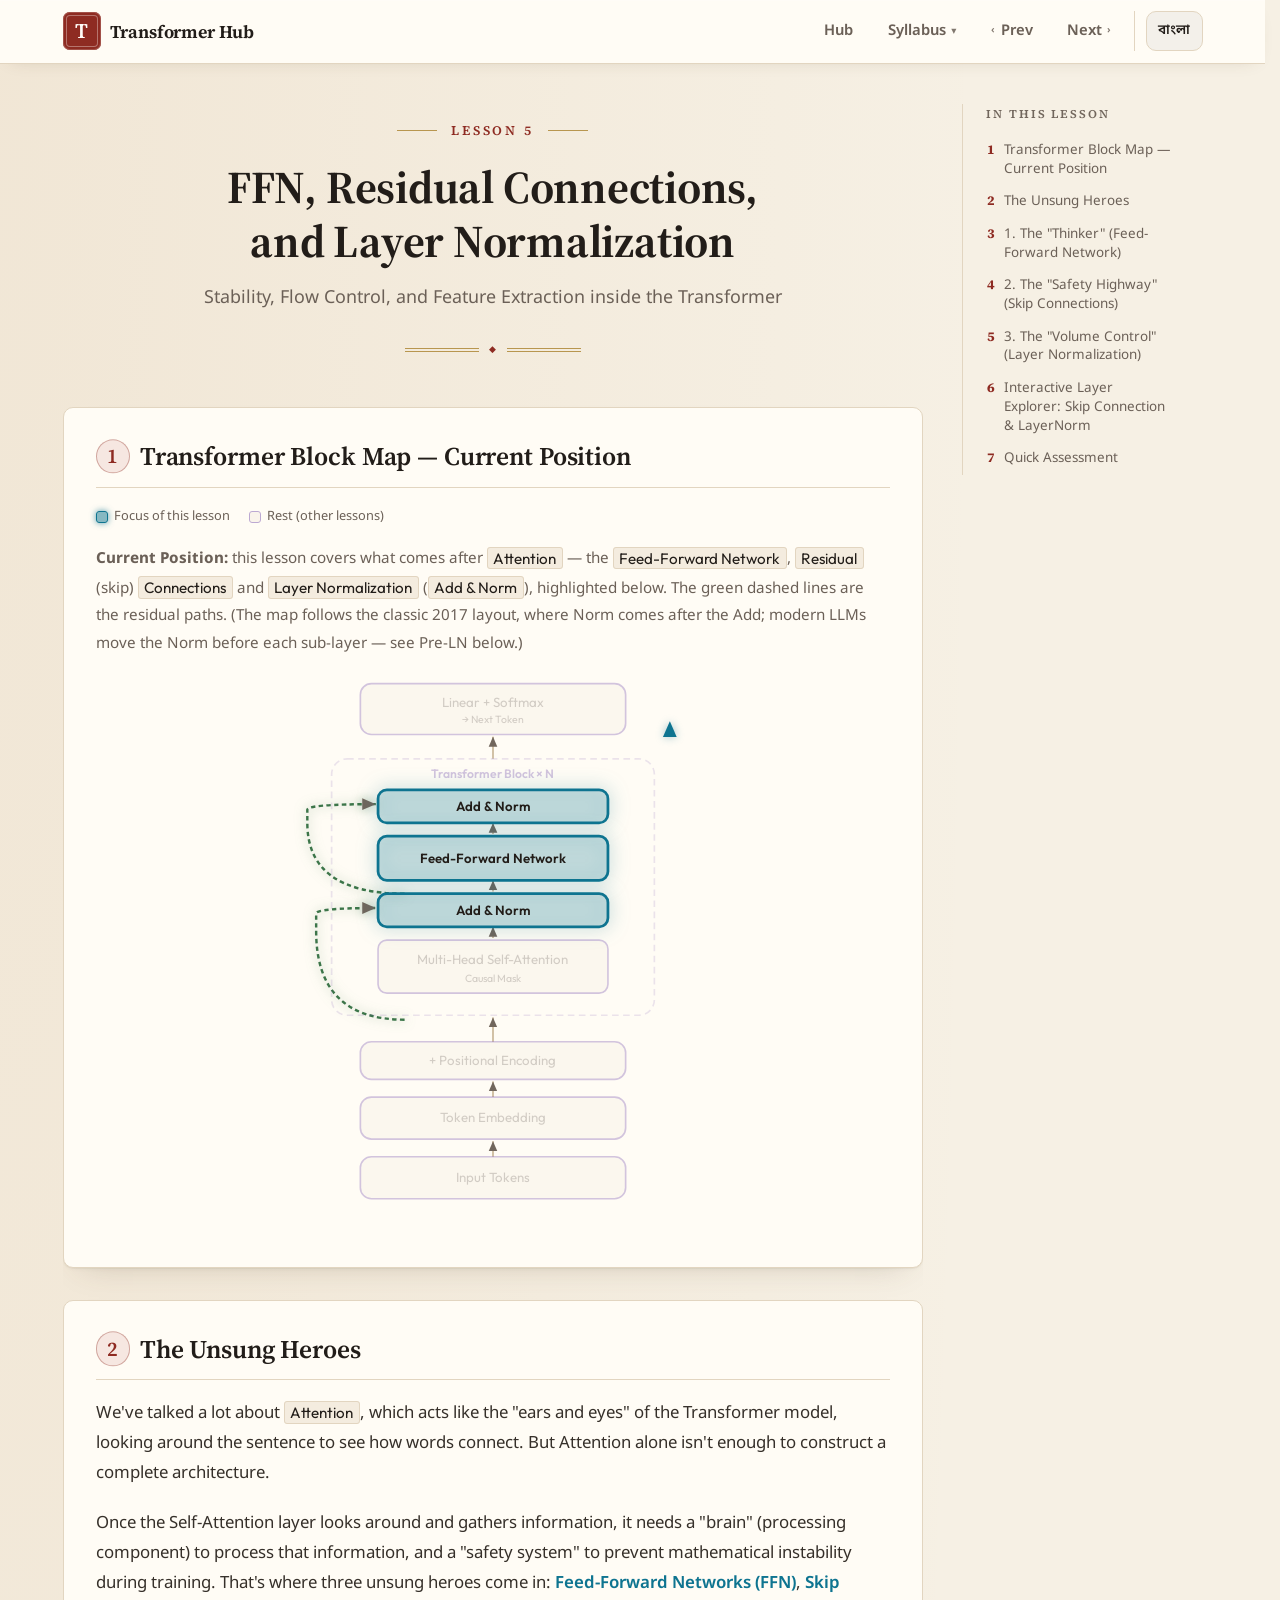
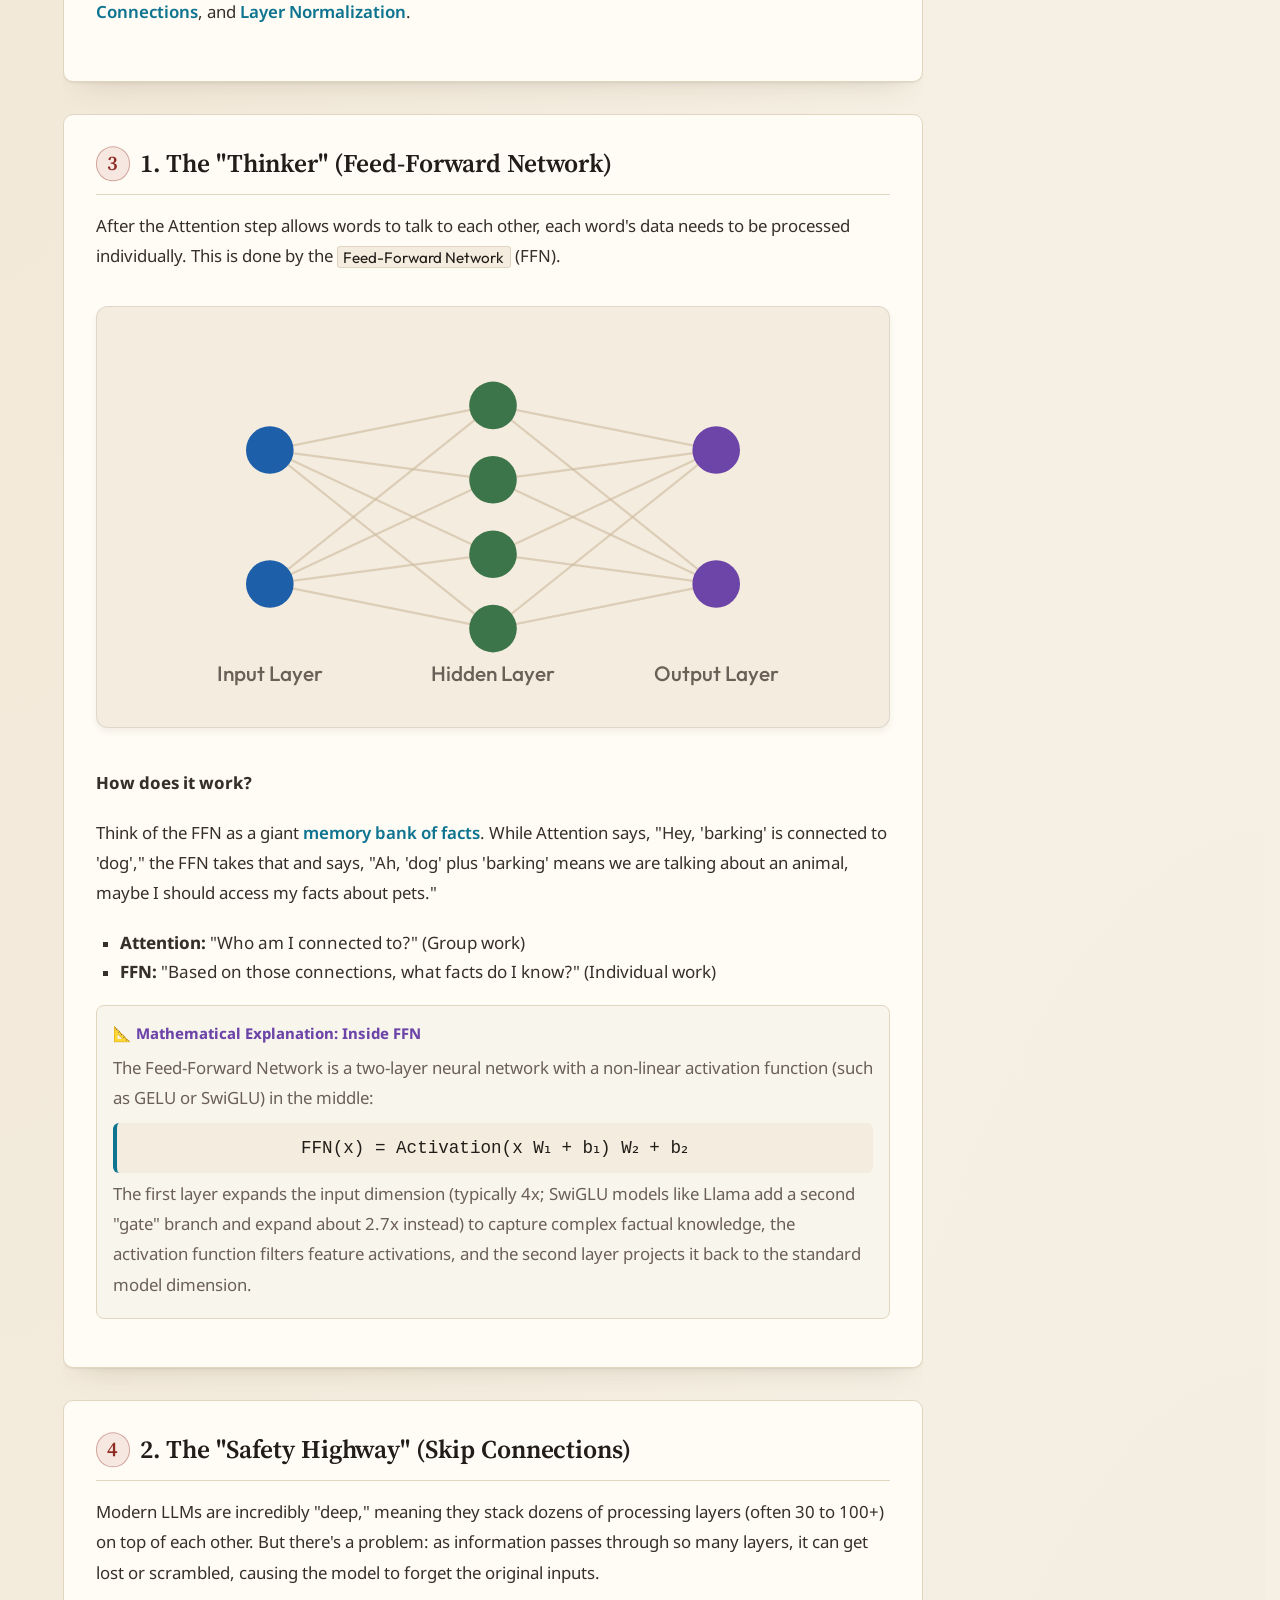
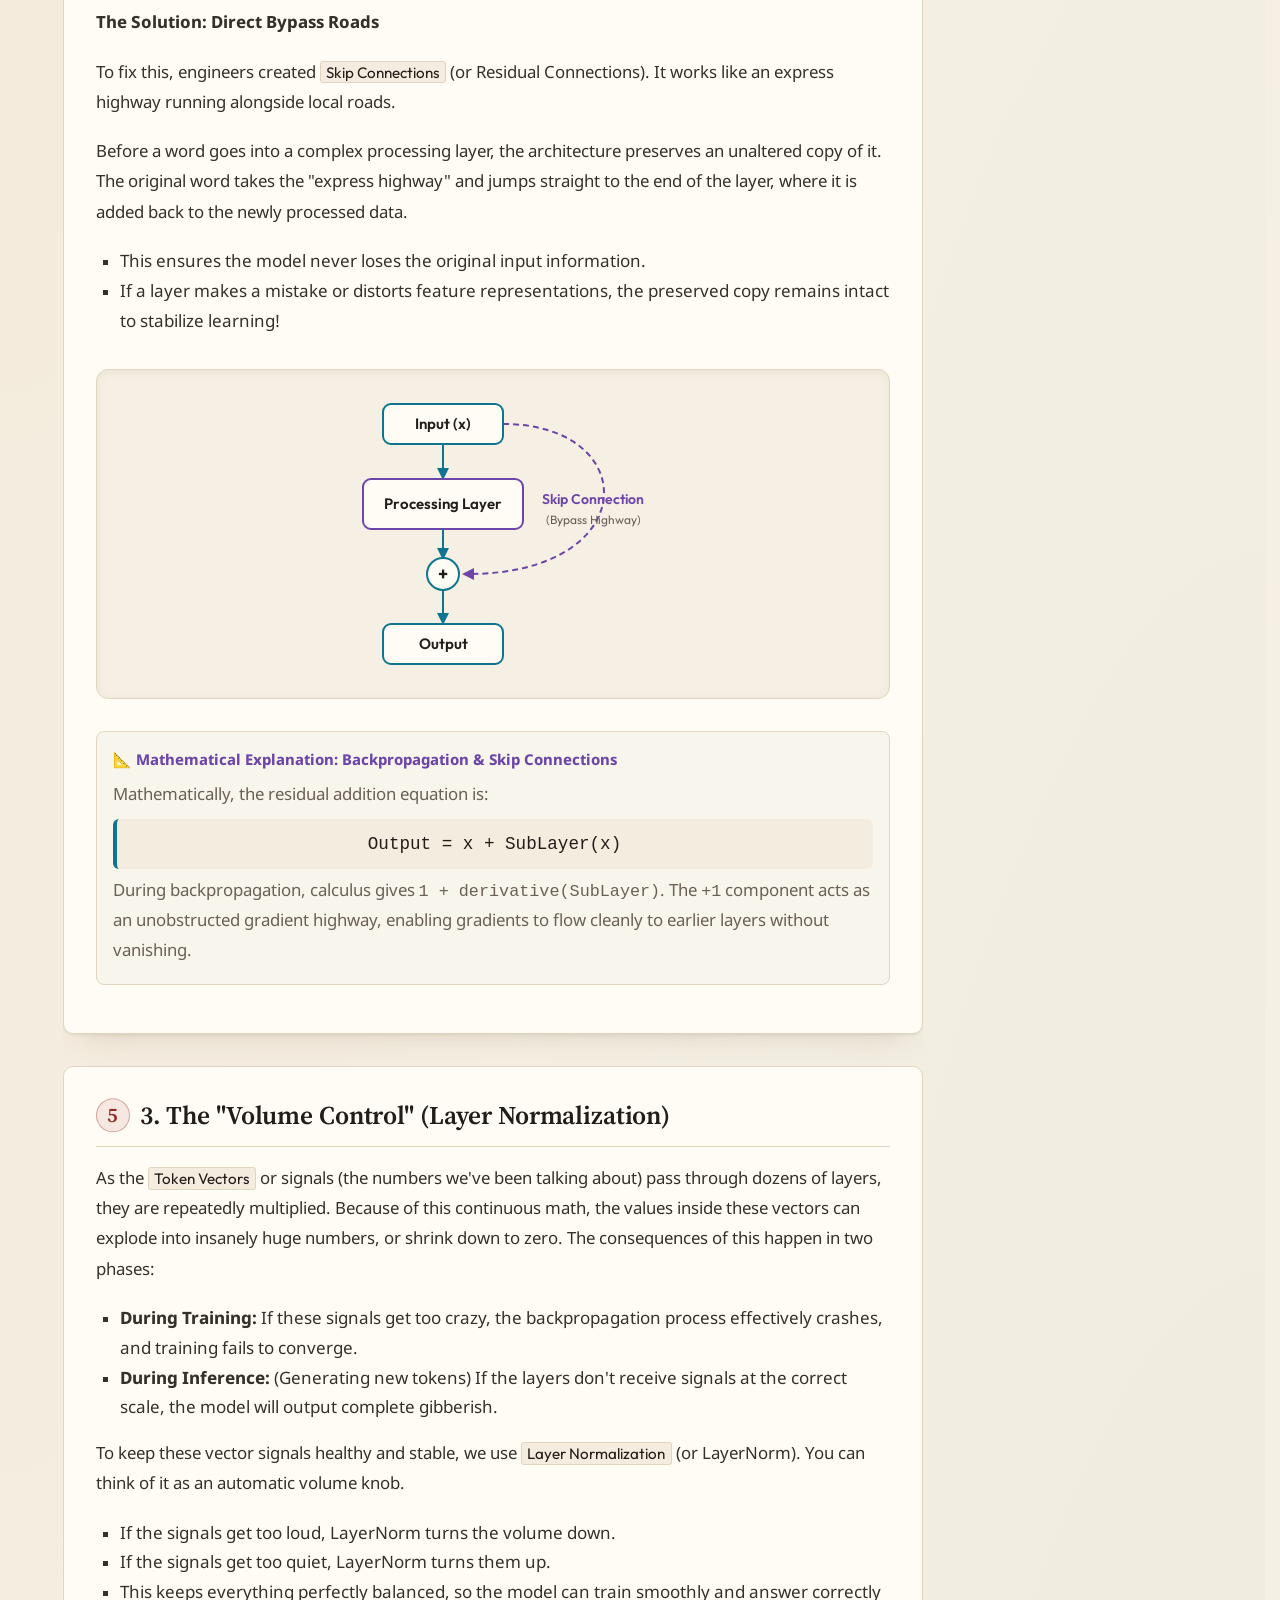
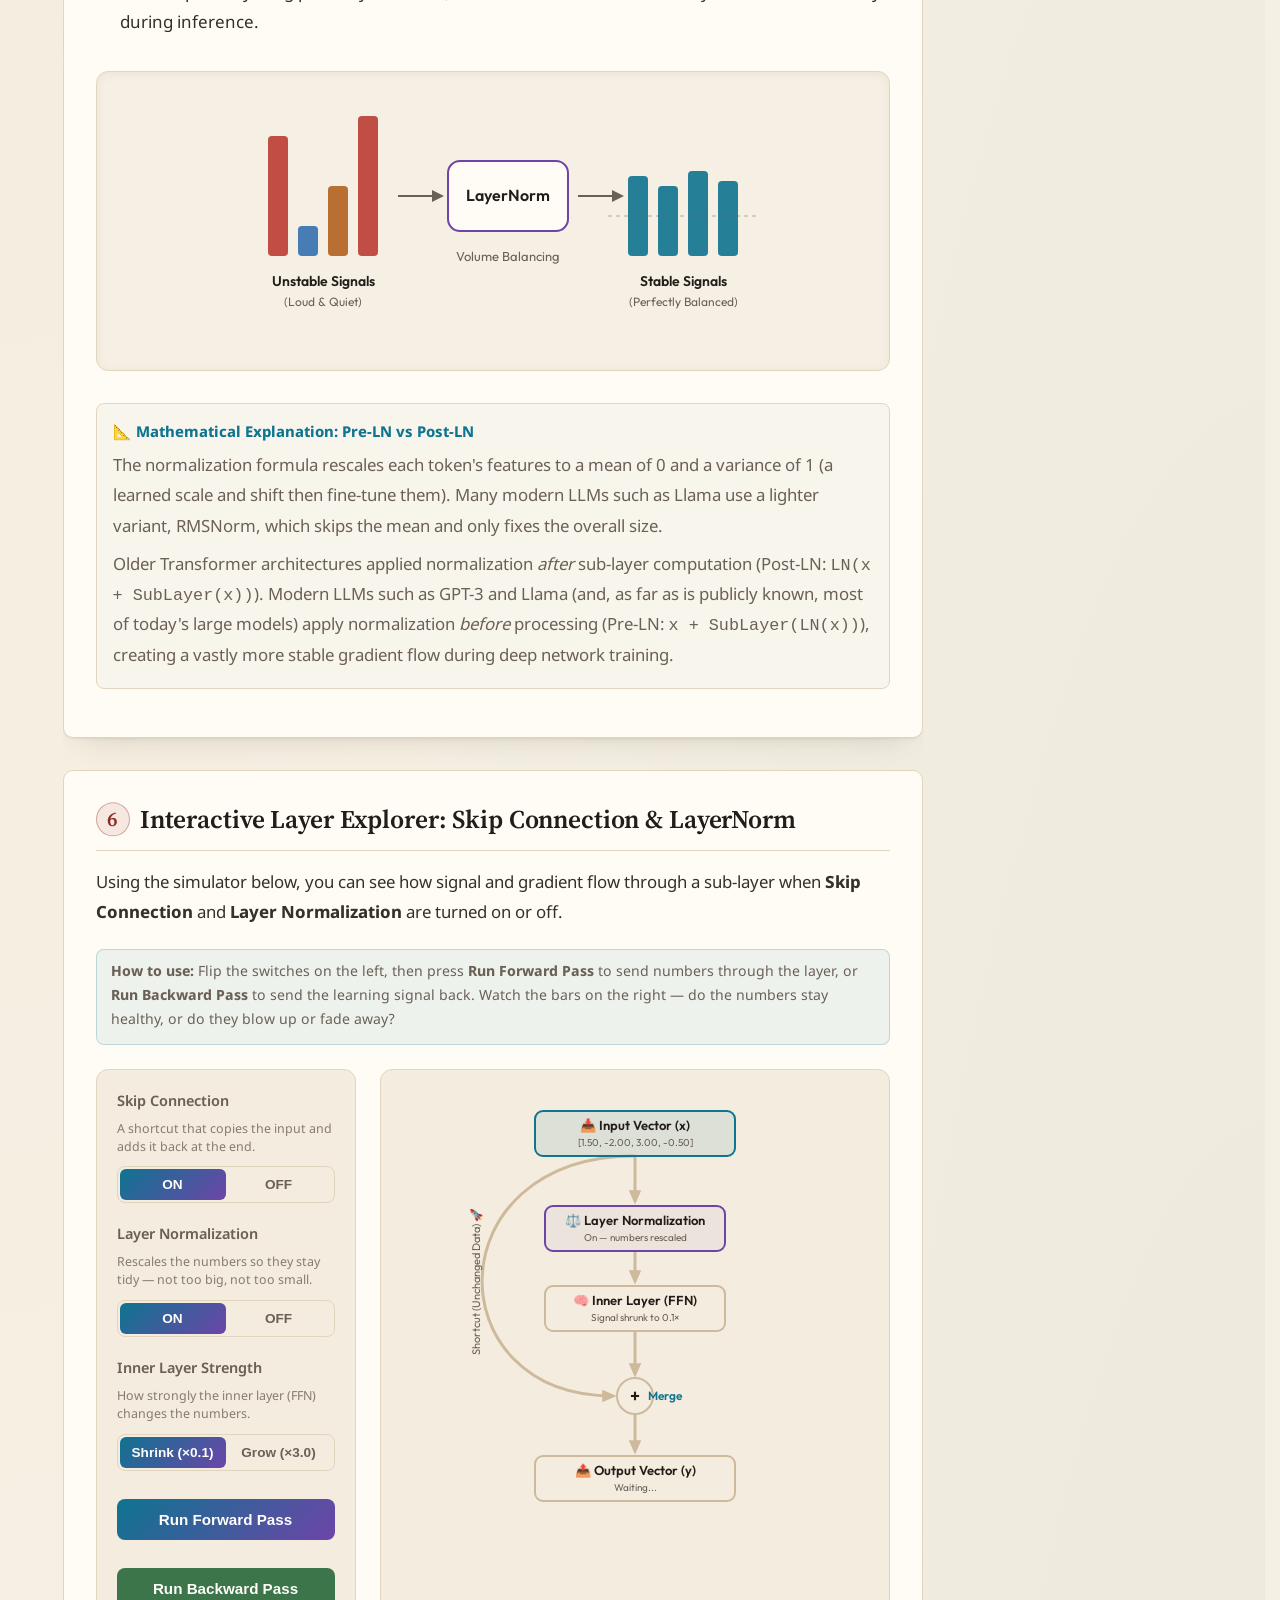
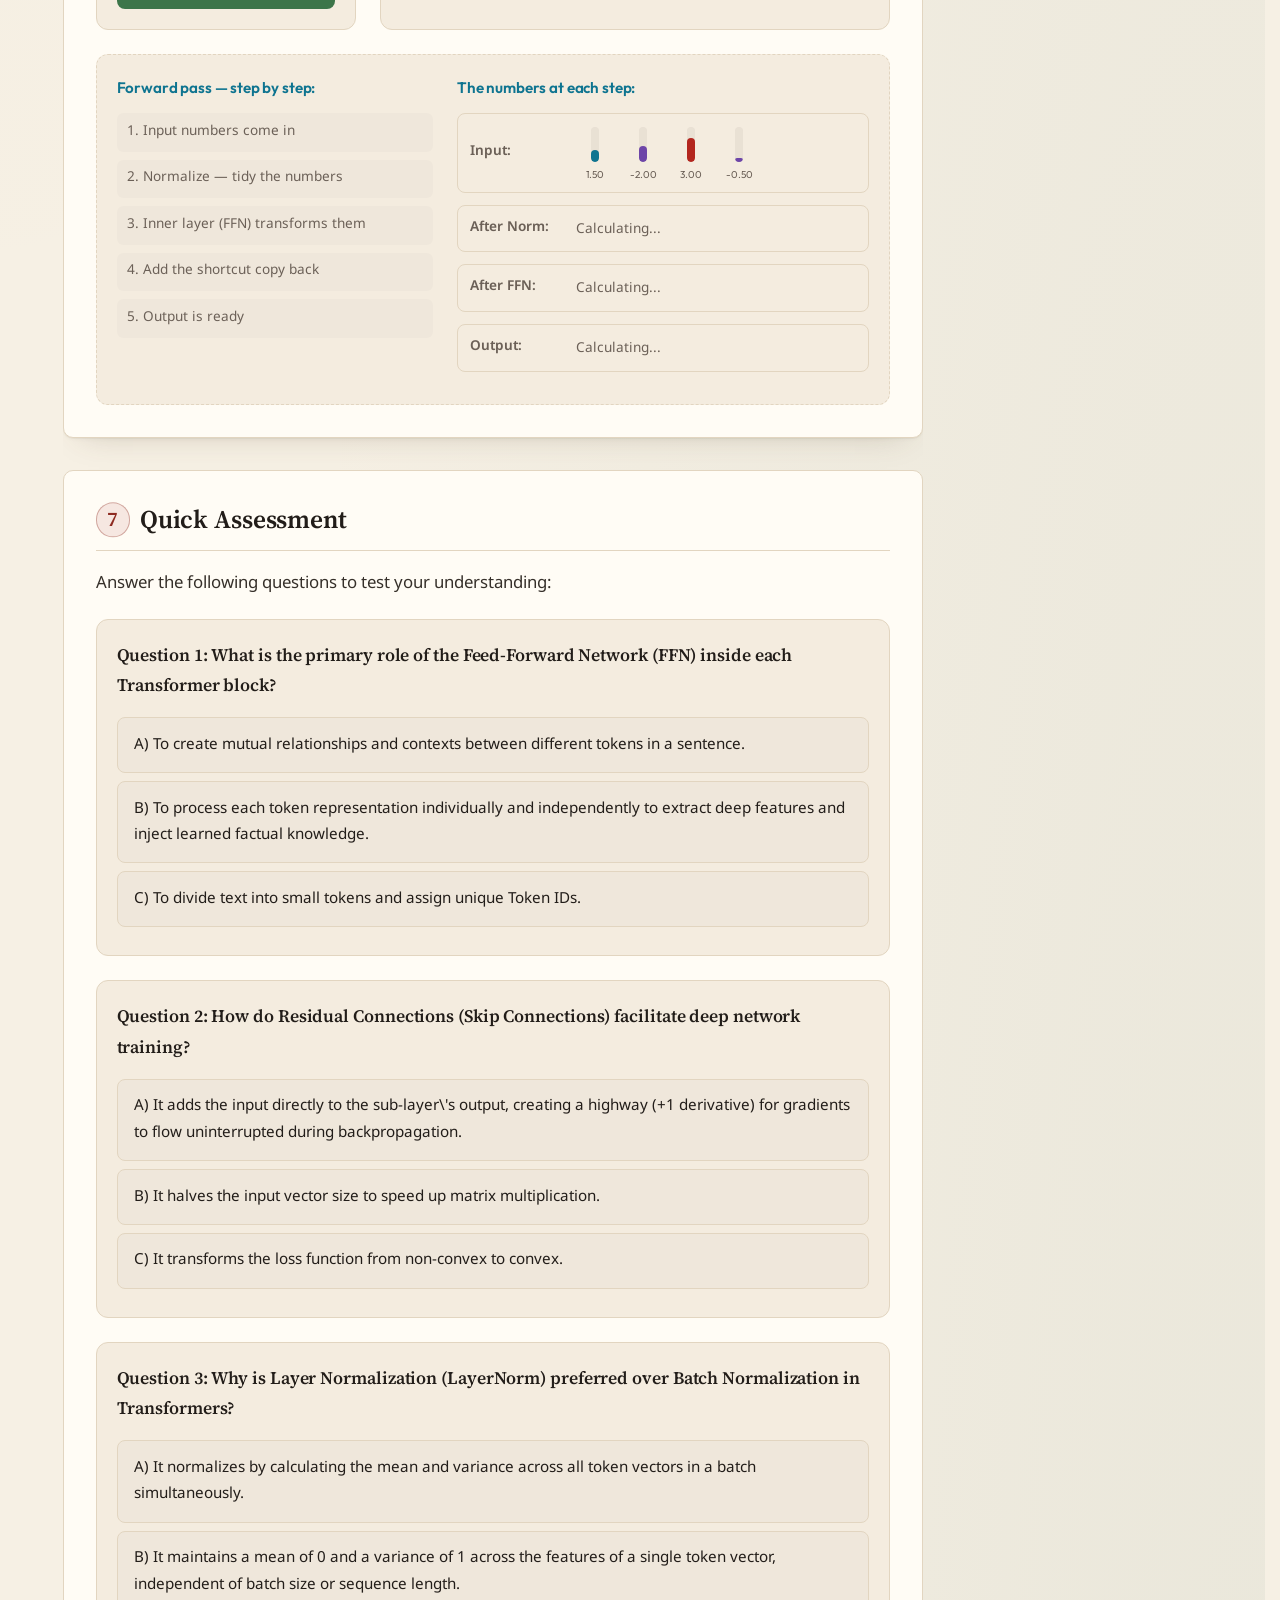
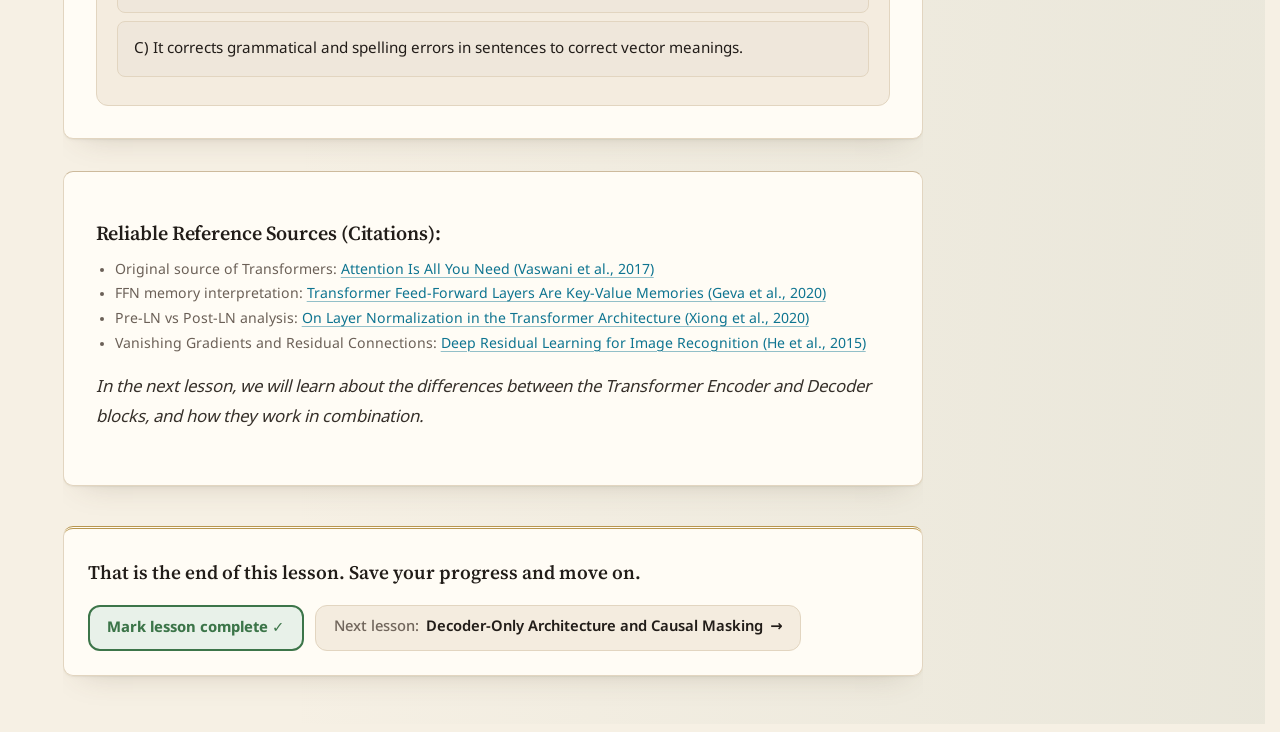
<file: lessons/0005-ffn-residual-connections-layer-norm-en.html>
<!DOCTYPE html>
<html lang="en">
<head>
    <meta charset="UTF-8">
    <meta name="viewport" content="width=device-width, initial-scale=1.0">
    <title>Lesson 5: FFN, Residual Connections, and Layer Normalization</title>
    <link rel="preconnect" href="https://fonts.googleapis.com">
    <link rel="preconnect" href="https://fonts.gstatic.com" crossorigin>
    <link href="https://fonts.googleapis.com/css2?family=Noto+Sans+Bengali:wght@400;500;600;700&family=Outfit:wght@300;400;600;700&display=swap" rel="stylesheet">
    <link rel="stylesheet" href="../assets/theme.css">
    <link rel="stylesheet" href="../assets/site-nav.css">
    <style>

        * {
            box-sizing: border-box;
            margin: 0;
            padding: 0;
        }

        body {
            font-family: var(--font-body);
            background-color: var(--bg-color);
            color: var(--text-primary);
            line-height: 1.75;
            font-size: 1.0625rem;
            padding: 2rem 1rem;
            min-height: 100vh;
            overflow-x: hidden;
            background-image:
                radial-gradient(at 0% 0%, rgba(196,146,86,.10) 0px, transparent 55%),
                radial-gradient(at 100% 100%, rgba(122,148,132,.10) 0px, transparent 55%);
        }

        h1, h2, h3, h4, h5, h6, .badge, .site-nav-brand-name, .sidebar-brand-name {
            font-family: var(--font-heading);
            letter-spacing: -0.01em;
        }

        .container {
            max-width: 860px;
            margin: 0 auto;
            position: relative;
            overflow-x: clip;
        }

        header {
            text-align: center;
            margin-bottom: 3rem;
        }

        .badge {
            background: linear-gradient(135deg, var(--accent-cyan), var(--accent-purple));
            color: var(--text-on-accent);
            padding: 0.3rem 1rem;
            border-radius: 50px;
            font-size: 0.85rem;
            font-weight: 600;
            text-transform: uppercase;
            letter-spacing: 0.05em;
            display: inline-block;
            margin-bottom: 1rem;
        }

        h1 {
            font-size: 2.5rem;
            font-weight: 700;
            margin-bottom: 0.5rem;
            color: var(--text-primary);
        }

        .subtitle {
            color: var(--text-secondary);
            font-size: 1.1rem;
        }

        .card {
            background: var(--card-bg);
            border: 1px solid var(--border-color);
            border-radius: 16px;
            padding: 2rem;
            margin-bottom: 2rem;
            box-shadow: var(--shadow);
        }

        h2 {
            font-size: 1.5rem;
            color: var(--accent-cyan);
            margin-bottom: 1.2rem;
            border-bottom: 1px solid var(--border-color);
            padding-bottom: 0.5rem;
            display: flex;
            align-items: center;
            gap: 0.5rem;
        }

        p {
            margin-bottom: 1.2rem;
            line-height: 1.8;
            color: var(--text-body);
            font-size: 1.05rem;
        }

        .highlight {
            color: var(--accent-cyan);
            font-weight: 600;
        }

        .tech-term {
            font-family: var(--font-heading);
            background: var(--tint-neutral);
            padding: 0.15rem 0.4rem;
            border-radius: 4px;
            color: var(--text-primary);
            font-size: 0.95rem;
            border: 1px solid var(--border-color);
        }

        .math-block {
            background: var(--card-bg-alt);
            border-left: 4px solid var(--accent-cyan);
            padding: 1.2rem;
            border-radius: 0 12px 12px 0;
            font-family: 'Outfit', monospace;
            font-size: 1.1rem;
            margin: 1.5rem 0;
            display: flex;
            align-items: center;
            justify-content: center;
            color: var(--text-primary);
            overflow-x: auto;
        }

        .math-inline {
            font-family: 'Outfit', monospace;
            color: var(--accent-cyan);
            font-weight: 600;
        }

        /* Interactive Simulator Styles */
        .sim-container {
            display: grid;
            grid-template-columns: 1fr;
            gap: 1.5rem;
            margin-top: 1.5rem;
        }

        @media (min-width: 768px) {
            .sim-container {
                grid-template-columns: 260px 1fr;
            }
        }

        .control-panel {
            background: var(--card-bg-alt);
            border: 1px solid var(--border-color);
            border-radius: 12px;
            padding: 1.25rem;
            display: flex;
            flex-direction: column;
            gap: 1.25rem;
        }

        .control-group {
            display: flex;
            flex-direction: column;
            gap: 0.5rem;
        }

        .control-group label {
            font-size: 0.9rem;
            color: var(--text-secondary);
            font-weight: 600;
        }

        .control-hint {
            font-size: 0.78rem;
            font-weight: 400;
            color: var(--text-secondary);
            opacity: 0.8;
            line-height: 1.45;
            margin: -0.15rem 0 0.1rem;
        }

        .sim-tip {
            background: rgba(14, 116, 144, 0.07);
            border: 1px solid rgba(14, 116, 144, 0.22);
            border-radius: 8px;
            padding: 0.7rem 0.9rem;
            font-size: 0.88rem;
            color: var(--text-secondary);
            line-height: 1.7;
            margin: 0.75rem 0 1.25rem;
        }

        .toggle-switch {
            display: flex;
            background: var(--card-bg-alt);
            border: 1px solid var(--border-color);
            border-radius: 8px;
            padding: 2px;
        }

        .toggle-switch button {
            flex: 1;
            background: none;
            border: none;
            color: var(--text-secondary);
            padding: 0.5rem;
            border-radius: 6px;
            cursor: pointer;
            font-size: 0.85rem;
            font-weight: 600;
            transition: all 0.2s;
        }

        .toggle-switch button.active {
            background: linear-gradient(135deg, var(--accent-cyan), var(--accent-purple));
            color: var(--text-on-accent);
        }

        .btn-run {
            background: linear-gradient(135deg, var(--accent-cyan), var(--accent-purple));
            border: none;
            color: var(--text-on-accent);
            padding: 0.75rem 1rem;
            border-radius: 8px;
            font-weight: 700;
            cursor: pointer;
            font-size: 0.95rem;
            transition: opacity 0.2s;
            margin-top: 0.5rem;
        }

        .btn-run-backward {
            background: linear-gradient(135deg, var(--accent-green), var(--accent-green));
        }

        .btn-run:hover, .btn-run-backward:hover {
            opacity: 0.9;
        }

        .btn-run:disabled, .btn-run-backward:disabled {
            opacity: 0.4;
            cursor: not-allowed;
        }

        .sim-graph-card {
            background: var(--card-bg-alt);
            border: 1px solid var(--border-color);
            border-radius: 12px;
            padding: 1rem;
            display: flex;
            flex-direction: column;
            align-items: center;
            position: relative;
        }

        .explanation-panel {
            grid-column: 1 / -1;
            background: var(--card-bg-alt);
            border: 1px dashed var(--border-color);
            border-radius: 12px;
            padding: 1.25rem;
        }

        /* SVG Graph Styling */
        .graph-line {
            stroke: var(--border-strong);
            stroke-width: 3;
            fill: none;
            transition: stroke 0.3s, stroke-width 0.3s;
        }

        .graph-line.active-forward {
            stroke: var(--accent-cyan);
            stroke-width: 4;
        }

        .graph-line.active-backward {
            stroke: var(--accent-green);
            stroke-width: 4;
        }

        .graph-node {
            fill: var(--card-bg-alt);
            stroke: var(--border-strong);
            stroke-width: 2;
            transition: all 0.3s;
        }

        .graph-node.active {
            stroke: var(--accent-cyan);
            fill: rgba(14, 116, 144, 0.1);
        }

        .graph-node.active-ln {
            stroke: var(--accent-purple);
            fill: rgba(109, 69, 168, 0.1);
        }

        .node-text {
            fill: var(--text-primary);
            font-size: 13px;
            font-weight: 600;
            text-anchor: middle;
            font-family: var(--font-heading);
        }

        .node-subtext {
            fill: var(--text-secondary);
            font-size: 11px;
            text-anchor: middle;
            font-family: 'Outfit', monospace;
        }

        /* SVG Flow Animation */
        @keyframes flowForward {
            to {
                stroke-dashoffset: -20;
            }
        }

        @keyframes flowBackward {
            to {
                stroke-dashoffset: 20;
            }
        }

        .flow-fwd {
            stroke-dasharray: 8, 4;
            animation: flowForward 1s linear infinite;
        }

        .flow-bwd {
            stroke-dasharray: 8, 4;
            animation: flowBackward 1s linear infinite;
        }

        /* Vector Visualizer inside Console */
        .console-grid {
            display: grid;
            grid-template-columns: 1fr;
            gap: 1.5rem;
        }

        @media (min-width: 600px) {
            .console-grid {
                grid-template-columns: 1fr 1.3fr;
            }
        }

        .console-steps h4, .console-values h4 {
            font-size: 0.95rem;
            color: var(--accent-cyan);
            margin-bottom: 0.75rem;
            font-weight: 600;
        }

        .console-steps ul {
            list-style: none;
            padding: 0;
            margin: 0;
            display: flex;
            flex-direction: column;
            gap: 0.5rem;
        }

        .console-steps li {
            font-size: 0.85rem;
            padding: 0.4rem 0.6rem;
            border-radius: 6px;
            background: rgba(var(--ink-rgb), 0.02);
            border: 1px solid transparent;
            color: var(--text-secondary);
            transition: all 0.3s;
        }

        .console-steps li.active {
            background: rgba(14, 116, 144, 0.15);
            border-color: rgba(14, 116, 144, 0.3);
            color: var(--text-primary);
        }

        .console-steps li.completed {
            background: rgba(60, 117, 73, 0.08);
            border-color: rgba(60, 117, 73, 0.2);
            color: var(--accent-green);
        }

        .val-inspect-row {
            display: flex;
            align-items: center;
            gap: 1rem;
            margin-bottom: 0.75rem;
            background: var(--card-bg-alt);
            padding: 0.5rem 0.75rem;
            border-radius: 8px;
            border: 1px solid var(--border-color);
        }

        .val-lbl {
            font-size: 0.85rem;
            font-weight: 600;
            color: var(--text-secondary);
            width: 90px;
            flex-shrink: 0;
        }

        .val-box {
            flex-grow: 1;
        }

        .vector-container {
            display: flex;
            gap: 10px;
            margin-top: 5px;
        }

        .vector-element {
            display: flex;
            flex-direction: column;
            align-items: center;
            width: 38px;
        }

        .vector-bar-wrapper {
            height: 35px;
            width: 8px;
            background: rgba(var(--ink-rgb), 0.05);
            border-radius: 4px;
            display: flex;
            align-items: flex-end;
            overflow: hidden;
            position: relative;
        }

        .vector-bar {
            width: 100%;
            border-radius: 4px;
            transition: height 0.3s ease, background-color 0.3s ease;
        }

        .vector-val {
            font-size: 10px;
            font-family: 'Outfit', monospace;
            color: var(--text-secondary);
            margin-top: 4px;
        }

        .summary-banner {
            margin-top: 1rem;
            padding: 0.8rem;
            border-radius: 8px;
            font-size: 0.9rem;
            font-weight: 600;
            text-align: center;
            display: none;
        }

        .banner-stable {
            background: rgba(60, 117, 73, 0.1);
            color: var(--accent-green);
            border: 1px solid rgba(60, 117, 73, 0.2);
        }

        .banner-warning {
            background: rgba(179, 38, 30, 0.1);
            color: var(--accent-red);
            border: 1px solid rgba(179, 38, 30, 0.2);
        }

        /* Quiz Styles */
        .quiz-container {
            display: flex;
            flex-direction: column;
            gap: 1.5rem;
        }

        .quiz-question-card {
            background: var(--card-bg-alt);
            border: 1px solid var(--border-color);
            border-radius: 12px;
            padding: 1.25rem;
        }

        .quiz-question-card h3 {
            font-size: 1.1rem;
            margin-bottom: 1rem;
            color: var(--text-primary);
        }

        .quiz-option {
            display: block;
            background: rgba(var(--ink-rgb), 0.02);
            border: 1px solid var(--border-color);
            padding: 0.85rem 1rem;
            border-radius: 8px;
            margin-bottom: 0.5rem;
            cursor: pointer;
            transition: all 0.2s;
            font-size: 0.95rem;
        }

        .quiz-option:hover {
            background: rgba(var(--ink-rgb), 0.06);
            border-color: var(--accent-cyan);
        }

        .quiz-option.correct {
            background: rgba(60, 117, 73, 0.15);
            border-color: var(--accent-green);
            color: var(--text-secondary);
        }

        .quiz-option.incorrect {
            background: rgba(179, 38, 30, 0.15);
            border-color: var(--accent-red);
            color: var(--text-secondary);
        }

        .quiz-feedback {
            margin-top: 0.75rem;
            padding: 0.75rem;
            border-radius: 8px;
            font-size: 0.9rem;
            font-weight: 600;
            display: none;
        }

        .quiz-feedback.success {
            background: rgba(60, 117, 73, 0.08);
            color: var(--accent-green);
            border: 1px solid rgba(60, 117, 73, 0.15);
            display: block;
        }

        .quiz-feedback.error {
            background: rgba(179, 38, 30, 0.08);
            color: var(--accent-red);
            border: 1px solid rgba(179, 38, 30, 0.15);
            display: block;
        }

        /* Citations & Footer */
        .citations {
            font-size: 0.9rem;
            color: var(--text-secondary);
            border-top: 1px solid var(--border-color);
            padding-top: 1rem;
            margin-top: 2rem;
        }

        .citations a {
            color: var(--accent-cyan);
            text-decoration: none;
        }

        .citations a:hover {
            text-decoration: underline;
        }

        footer {
            text-align: center;
            margin-top: 4rem;
            color: var(--text-secondary);
            font-size: 0.85rem;
        }




























        /* Simulator controls and network nodes custom overrides (Lesson 5) */




















        
        
        


        

        

        /* Transitions */
        *, *::before, *::after {
            transition: background-color 0.3s ease, border-color 0.3s ease, color 0.3s ease, box-shadow 0.3s ease;
        }

        /* ===== Cross-device: responsive, touch, accessibility & performance ===== */
        /* Fluid hero heading so it scales down on small screens */
        h1 {
            font-size: clamp(1.6rem, 5vw, 2.5rem);
        }

        /* Visible keyboard-focus indicator */
        a:focus-visible,
        button:focus-visible,
        select:focus-visible,
        input:focus-visible,
        [tabindex]:focus-visible,
        .quiz-option:focus-visible {
            outline: 2px solid var(--accent-cyan);
            outline-offset: 2px;
        }

        /* Touch & small-screen layout (mobile-first priority) */
        @media (max-width: 768px) {
            body {
                padding: 1.25rem 0.85rem;
            }
            .container {
                max-width: 100%;
            }
            .card {
                padding: 1.25rem;
            }
            .simulator {
                padding: 1rem;
            }
            .sim-input-group {
                flex-direction: column;
            }
            /* Comfortable touch targets */
            .tab-btn,
            .quiz-option,
            select,
            button {
                min-height: 44px;
            }
            .card,
            .simulator {
            }
        }

        /* Respect users who prefer reduced motion */
        @media (prefers-reduced-motion: reduce) {
            *, *::before, *::after {
                animation-duration: 0.001ms !important;
                animation-iteration-count: 1 !important;
                transition-duration: 0.001ms !important;
                scroll-behavior: auto !important;
            }
        }

        /* per-lesson overflow fix */
        /* Let single-column sim grid shrink below content width on phones */
        @media (max-width: 767px) {
            .sim-container { grid-template-columns: minmax(0, 1fr); }
            .control-panel, .sim-graph-card, .explanation-panel { min-width: 0; }
        }
    
        /* ===== Shared Site Navbar ===== */

    
/* tb-map styles */
.tb-architecture-map .tb-map-svg {
    width: 100%; max-width: 420px; height: auto; display: block;
    margin: 0.5rem auto 1rem; overflow: visible;
}
.tb-map-svg text { text-anchor: middle; font-family: var(--font-heading); font-size: 12px; }
.tb-map-svg .tb-sub { font-size: 9.5px; }
.tb-node rect, .tb-node circle {
    fill: var(--card-bg-alt); stroke: var(--accent-purple); stroke-width: 1.5;
    transition: all 0.35s ease;
}
.tb-node text { fill: var(--text-secondary); transition: all 0.35s ease; }
.tb-node.active rect, .tb-node.active circle {
    fill: rgba(14, 116, 144, 0.18); stroke: var(--accent-cyan); stroke-width: 2.5;
    filter: drop-shadow(0 0 8px rgba(14, 116, 144, 0.55));
}
.tb-node.active text { fill: var(--text-primary); font-weight: 600; }
.tb-node.dim { opacity: 0.3; }
.tb-block .tb-block-outline {
    fill: none; stroke: rgba(109, 69, 168, 0.45); stroke-width: 1.5;
    stroke-dasharray: 6 4; transition: all 0.35s ease;
}
.tb-block .tb-block-label { fill: var(--accent-purple); font-size: 11px; font-weight: 600; transition: all 0.35s ease; }
.tb-block.active .tb-block-outline { stroke: var(--accent-cyan); stroke-width: 2; filter: drop-shadow(0 0 6px rgba(14, 116, 144, 0.5)); }
.tb-block.active .tb-block-label { fill: var(--accent-cyan); }
.tb-block.dim { opacity: 0.3; }
.tb-flow { fill: none; stroke: var(--border-strong); stroke-width: 1.6; }
.tb-skip {
    fill: none; stroke: var(--border-strong); stroke-width: 1.5; stroke-dasharray: 4 3;
    transition: all 0.35s ease;
}
.tb-skip.active { stroke: var(--accent-green); stroke-width: 2.2; filter: drop-shadow(0 0 5px rgba(60, 117, 73, 0.55)); }
.tb-skip.dim { opacity: 0.28; }
.tb-map-caption { font-size: 0.95rem; color: var(--text-secondary); margin-bottom: 0; }
.tb-map-legend { display: flex; gap: 1.2rem; flex-wrap: wrap; font-size: 0.8rem; color: var(--text-secondary); margin: 0.2rem 0 1rem; }
.tb-map-legend span { display: inline-flex; align-items: center; gap: 0.4rem; }
.tb-legend-dot { width: 12px; height: 12px; border-radius: 3px; display: inline-block; }
.tb-legend-active { background: rgba(14, 116, 144, 0.5); box-shadow: 0 0 6px rgba(14, 116, 144, 0.7); border: 1px solid var(--accent-cyan); }
.tb-legend-rest { background: var(--card-bg-alt); border: 1px solid var(--accent-purple); opacity: 0.45; }

.tb-main-flow {
    stroke-dasharray: 8 6;
    animation: flow-up 1s linear infinite;
    filter: drop-shadow(0 0 4px rgba(14, 116, 144, 0.4));
}
@keyframes flow-up {
    to { stroke-dashoffset: -14; }
}


        /* ===== Mobile interactives (phones & tablets) =====
           Desktop (>900px) is untouched; see docs/AGENTS.md. */
        @media (max-width: 600px) {
            /* Diagrams: fill the width (their viewBox is cropped to the
               drawing on phones by site-nav.js) so labels stay legible. */
            .diagram-container { padding: 0.5rem !important; }
            .diagram-container > svg { width: 100%; height: auto; }
            svg[data-mobile-viewbox][style*="padding"] { padding: 0.5rem !important; width: 100%; }
            /* Layer Norm sketch: larger labels (were 6.7–8px). */
            svg:has(#arrow-ln) text[font-size="14"] { font-size: 19px; }
            svg:has(#arrow-ln) text[font-size="13"] { font-size: 18px; }
            svg:has(#arrow-ln) text[font-size="12"] { font-size: 16px; }
            svg:has(#arrow-ln) text[font-size="16"] { font-size: 20px; }

            /* Layer explorer graph: was a 295×440 box with a 6.7px drawing. */
            #network-graph { height: auto; }

            /* Step list + value inspector: no longer wider than the panel. */
            .console-grid { grid-template-columns: minmax(0, 1fr); }
            .val-inspect-row { gap: 0.6rem; padding: 0.5rem 0.6rem; }
            .val-lbl { width: 68px; }
            .vector-container { gap: 6px; flex-wrap: wrap; }
            .vector-element { width: 36px; }
            .vector-val { font-size: 11px; }
        }
        </style>
</head>
<body>
    <!-- ===== Shared Site Navbar (auto-configured from URL) ===== -->
    <nav class="site-nav" id="site-nav" aria-label="Site navigation">
        <div class="site-nav-inner">
            <a class="site-nav-brand" href="../index.html">
                <span class="site-nav-logo">T</span>
                <span class="site-nav-brand-name">Transformer Hub</span>
            </a>
            <div class="site-nav-menu" id="siteNavMenu">
                <a class="site-nav-link" href="../index.html"><span data-bn="হাব" data-en="Hub">Hub</span></a>
                <div class="site-nav-dropdown" id="siteNavDropdown">
                    <button class="site-nav-link" id="syllabusBtn" type="button" aria-haspopup="true" aria-expanded="false">
                        <span data-bn="সিলেবাস" data-en="Syllabus">Syllabus</span>
                        <span class="site-nav-caret">▾</span>
                    </button>
                    <ul class="site-nav-dropdown-menu" id="syllabusMenu"></ul>
                </div>
                <div class="site-nav-pager">
                    <a class="site-nav-link" id="prevLessonBtn" rel="prev"><span class="site-nav-caret">‹</span> <span data-bn="আগের" data-en="Prev">Prev</span></a>
                    <a class="site-nav-link" id="nextLessonBtn" rel="next"><span data-bn="পরের" data-en="Next">Next</span> <span class="site-nav-caret">›</span></a>
                </div>
                <div class="site-nav-controls">
                    <button class="site-nav-icon-btn" id="langToggleBtn" type="button" title="Switch language"><span id="langToggleLabel">EN</span></button>
                </div>
            </div>
        </div>
    </nav>
    <div class="container">
<header>
            <span class="badge">Lesson 5</span>
            <h1>FFN, Residual Connections, and Layer Normalization</h1>
            <p class="subtitle">Stability, Flow Control, and Feature Extraction inside the Transformer</p>
        </header>

        <!-- Transformer Block Map -->
        <div class="card tb-architecture-map">
            <h2>Transformer Block Map — Current Position</h2>
            <div class="tb-map-legend"><span><i class="tb-legend-dot tb-legend-active"></i> Focus of this lesson</span><span><i class="tb-legend-dot tb-legend-rest"></i> Rest (other lessons)</span></div>
            <p class="tb-map-caption"><strong>Current Position:</strong> this lesson covers what comes after <span class="tech-term">Attention</span> — the <span class="tech-term">Feed-Forward Network</span>, <span class="tech-term">Residual</span> (skip) <span class="tech-term">Connections</span> and <span class="tech-term">Layer Normalization</span> (<span class="tech-term">Add &amp; Norm</span>), highlighted below. The green dashed lines are the residual paths. (The map follows the classic 2017 layout, where Norm comes after the Add; modern LLMs move the Norm before each sub-layer — see Pre-LN below.)</p>
            <svg class="tb-map-svg" viewBox="0 0 380 500" role="img" aria-label="Transformer block architecture map">
  <defs>
    <marker id="tb-arrow" viewBox="0 0 10 10" refX="8" refY="5" markerWidth="7" markerHeight="7" orient="auto-start-reverse">
      <path d="M0 1.5 L8 5 L0 8.5 z" fill="var(--text-muted)"/>
    </marker>
    <linearGradient id="flow-gradient" x1="0%" y1="100%" x2="0%" y2="0%">
      <stop offset="0%" stop-color="var(--accent-purple)" />
      <stop offset="100%" stop-color="var(--accent-cyan)" />
    </linearGradient>
    <marker id="tb-arrow-main" viewBox="0 0 10 10" refX="8" refY="5" markerWidth="6" markerHeight="6" orient="auto-start-reverse">
      <path d="M0 1.5 L8 5 L0 8.5 z" fill="var(--accent-cyan)"/>
    </marker>
  </defs>

  <!-- Main flow arrow -->
  <line class="tb-main-flow" x1="350" y1="460" x2="350" y2="50" stroke="url(#flow-gradient)" stroke-width="3" marker-end="url(#tb-arrow-main)"/>

  <!-- flow arrows (bottom -> top) -->
  <line class="tb-flow" x1="190" y1="444" x2="190" y2="430" marker-end="url(#tb-arrow)"/>
  <line class="tb-flow" x1="190" y1="390" x2="190" y2="376" marker-end="url(#tb-arrow)"/>
  <line class="tb-flow" x1="190" y1="340" x2="190" y2="318" marker-end="url(#tb-arrow)"/>
  <line class="tb-flow" x1="190" y1="246" x2="190" y2="236" marker-end="url(#tb-arrow)"/>
  <line class="tb-flow" x1="190" y1="204" x2="190" y2="194" marker-end="url(#tb-arrow)"/>
  <line class="tb-flow" x1="190" y1="152" x2="190" y2="142" marker-end="url(#tb-arrow)"/>
  <line class="tb-flow" x1="190" y1="84"  x2="190" y2="64"  marker-end="url(#tb-arrow)"/>

  <!-- residual / skip connections -->
  <path class="tb-skip active" d="M 110 320 Q 30 320 30 240 L 30 224 Q 30 219 84 219" marker-end="url(#tb-arrow)"/>
  <path class="tb-skip active" d="M 110 206 Q 22 206 22 142 L 22 130 Q 22 125 84 125" marker-end="url(#tb-arrow)"/>

  <!-- output -->
  <g class="tb-node dim">
    <rect x="70" y="16" width="240" height="46" rx="10"/>
    <text x="190" y="37">Linear + Softmax</text>
    <text x="190" y="52" class="tb-sub">&#8594; Next Token</text>
  </g>

  <!-- transformer block container -->
  <g class="tb-block dim">
    <rect class="tb-block-outline" x="44" y="84" width="292" height="232" rx="14"/>
    <text class="tb-block-label" x="190" y="101">Transformer Block &#215; N</text>
  </g>

  <!-- add & norm (after FFN) -->
  <g class="tb-node active">
    <rect x="86" y="112" width="208" height="30" rx="8"/>
    <text x="190" y="131">Add &amp; Norm</text>
  </g>
  <!-- feed-forward network -->
  <g class="tb-node active">
    <rect x="86" y="154" width="208" height="40" rx="8"/>
    <text x="190" y="178">Feed-Forward Network</text>
  </g>
  <!-- add & norm (after attention) -->
  <g class="tb-node active">
    <rect x="86" y="206" width="208" height="30" rx="8"/>
    <text x="190" y="225">Add &amp; Norm</text>
  </g>
  <!-- multi-head self-attention -->
  <g class="tb-node dim">
    <rect x="86" y="248" width="208" height="48" rx="8"/>
    <text x="190" y="270">Multi-Head Self-Attention</text>
    <text x="190" y="286" class="tb-sub">Causal Mask</text>
  </g>

  <!-- positional encoding -->
  <g class="tb-node dim">
    <rect x="70" y="340" width="240" height="34" rx="10"/>
    <text x="190" y="361">+ Positional Encoding</text>
  </g>
  <!-- token embedding -->
  <g class="tb-node dim">
    <rect x="70" y="390" width="240" height="38" rx="10"/>
    <text x="190" y="413">Token Embedding</text>
  </g>
  <!-- input tokens -->
  <g class="tb-node dim">
        <rect x="70" y="444" width="240" height="38" rx="10"/>
    <text x="190" y="467">Input Tokens</text>
  </g>
</svg>
        </div>


        <!-- Intro Card -->
        <div class="card">
            <h2>The Unsung Heroes</h2>
            <p>We've talked a lot about <span class="tech-term">Attention</span>, which acts like the "ears and eyes" of the Transformer model, looking around the sentence to see how words connect. But Attention alone isn't enough to construct a complete architecture.</p>
            <p>Once the Self-Attention layer looks around and gathers information, it needs a "brain" (processing component) to process that information, and a "safety system" to prevent mathematical instability during training. That's where three unsung heroes come in: <span class="highlight">Feed-Forward Networks (FFN)</span>, <span class="highlight">Skip Connections</span>, and <span class="highlight">Layer Normalization</span>.</p>
        </div>

        <!-- FFN Card -->
        <div class="card">
            <h2>1. The "Thinker" (Feed-Forward Network)</h2>
            <p>After the Attention step allows words to talk to each other, each word's data needs to be processed individually. This is done by the <span class="tech-term">Feed-Forward Network</span> (FFN).</p>
            
            <div style="text-align: center; margin: 2rem 0;">
                <svg viewBox="0 0 500 250" data-mobile-viewbox="45 24 425 228" style="max-width: 100%; height: auto; border-radius: 12px; background: var(--card-bg-alt); border: 1px solid rgba(var(--ink-rgb), 0.1); padding: 1.5rem; box-shadow: 0 4px 6px rgba(90, 70, 45, .07);">
                    <!-- Connections Input -> Hidden -->
                    <line x1="100" y1="80" x2="250" y2="50" stroke="var(--border-strong)" stroke-width="1.5" opacity="0.6"/>
                    <line x1="100" y1="80" x2="250" y2="100" stroke="var(--border-strong)" stroke-width="1.5" opacity="0.6"/>
                    <line x1="100" y1="80" x2="250" y2="150" stroke="var(--border-strong)" stroke-width="1.5" opacity="0.6"/>
                    <line x1="100" y1="80" x2="250" y2="200" stroke="var(--border-strong)" stroke-width="1.5" opacity="0.6"/>
                    
                    <line x1="100" y1="170" x2="250" y2="50" stroke="var(--border-strong)" stroke-width="1.5" opacity="0.6"/>
                    <line x1="100" y1="170" x2="250" y2="100" stroke="var(--border-strong)" stroke-width="1.5" opacity="0.6"/>
                    <line x1="100" y1="170" x2="250" y2="150" stroke="var(--border-strong)" stroke-width="1.5" opacity="0.6"/>
                    <line x1="100" y1="170" x2="250" y2="200" stroke="var(--border-strong)" stroke-width="1.5" opacity="0.6"/>
                    
                    <!-- Connections Hidden -> Output -->
                    <line x1="250" y1="50" x2="400" y2="80" stroke="var(--border-strong)" stroke-width="1.5" opacity="0.6"/>
                    <line x1="250" y1="100" x2="400" y2="80" stroke="var(--border-strong)" stroke-width="1.5" opacity="0.6"/>
                    <line x1="250" y1="150" x2="400" y2="80" stroke="var(--border-strong)" stroke-width="1.5" opacity="0.6"/>
                    <line x1="250" y1="200" x2="400" y2="80" stroke="var(--border-strong)" stroke-width="1.5" opacity="0.6"/>
                    
                    <line x1="250" y1="50" x2="400" y2="170" stroke="var(--border-strong)" stroke-width="1.5" opacity="0.6"/>
                    <line x1="250" y1="100" x2="400" y2="170" stroke="var(--border-strong)" stroke-width="1.5" opacity="0.6"/>
                    <line x1="250" y1="150" x2="400" y2="170" stroke="var(--border-strong)" stroke-width="1.5" opacity="0.6"/>
                    <line x1="250" y1="200" x2="400" y2="170" stroke="var(--border-strong)" stroke-width="1.5" opacity="0.6"/>

                    <!-- Flowing Pulses (Input to Hidden) -->
                    <g>
                        <!-- Input 1 (100, 80) -> Hidden 1 (250, 50) -->
                        <circle r="3" fill="var(--accent-blue)" opacity="0">
                            <animate attributeName="cx" values="100;250;250" dur="2.5s" repeatCount="indefinite" begin="0s" keyTimes="0;0.4;1" />
                            <animate attributeName="cy" values="80;50;50" dur="2.5s" repeatCount="indefinite" begin="0s" keyTimes="0;0.4;1" />
                            <animate attributeName="opacity" values="0;1;1;0;0" dur="2.5s" repeatCount="indefinite" begin="0s" keyTimes="0;0.05;0.4;0.41;1" />
                        </circle>
                        <!-- Input 1 (100, 80) -> Hidden 2 (250, 100) -->
                        <circle r="3" fill="var(--accent-blue)" opacity="0">
                            <animate attributeName="cx" values="100;250;250" dur="2.5s" repeatCount="indefinite" begin="0s" keyTimes="0;0.4;1" />
                            <animate attributeName="cy" values="80;100;100" dur="2.5s" repeatCount="indefinite" begin="0s" keyTimes="0;0.4;1" />
                            <animate attributeName="opacity" values="0;1;1;0;0" dur="2.5s" repeatCount="indefinite" begin="0s" keyTimes="0;0.05;0.4;0.41;1" />
                        </circle>
                        <!-- Input 1 (100, 80) -> Hidden 3 (250, 150) -->
                        <circle r="3" fill="var(--accent-blue)" opacity="0">
                            <animate attributeName="cx" values="100;250;250" dur="2.5s" repeatCount="indefinite" begin="0s" keyTimes="0;0.4;1" />
                            <animate attributeName="cy" values="80;150;150" dur="2.5s" repeatCount="indefinite" begin="0s" keyTimes="0;0.4;1" />
                            <animate attributeName="opacity" values="0;1;1;0;0" dur="2.5s" repeatCount="indefinite" begin="0s" keyTimes="0;0.05;0.4;0.41;1" />
                        </circle>
                        <!-- Input 1 (100, 80) -> Hidden 4 (250, 200) -->
                        <circle r="3" fill="var(--accent-blue)" opacity="0">
                            <animate attributeName="cx" values="100;250;250" dur="2.5s" repeatCount="indefinite" begin="0s" keyTimes="0;0.4;1" />
                            <animate attributeName="cy" values="80;200;200" dur="2.5s" repeatCount="indefinite" begin="0s" keyTimes="0;0.4;1" />
                            <animate attributeName="opacity" values="0;1;1;0;0" dur="2.5s" repeatCount="indefinite" begin="0s" keyTimes="0;0.05;0.4;0.41;1" />
                        </circle>

                        <!-- Input 2 (100, 170) -> Hidden 1 (250, 50) -->
                        <circle r="3" fill="var(--accent-blue)" opacity="0">
                            <animate attributeName="cx" values="100;250;250" dur="2.5s" repeatCount="indefinite" begin="0s" keyTimes="0;0.4;1" />
                            <animate attributeName="cy" values="170;50;50" dur="2.5s" repeatCount="indefinite" begin="0s" keyTimes="0;0.4;1" />
                            <animate attributeName="opacity" values="0;1;1;0;0" dur="2.5s" repeatCount="indefinite" begin="0s" keyTimes="0;0.05;0.4;0.41;1" />
                        </circle>
                        <!-- Input 2 (100, 170) -> Hidden 2 (250, 100) -->
                        <circle r="3" fill="var(--accent-blue)" opacity="0">
                            <animate attributeName="cx" values="100;250;250" dur="2.5s" repeatCount="indefinite" begin="0s" keyTimes="0;0.4;1" />
                            <animate attributeName="cy" values="170;100;100" dur="2.5s" repeatCount="indefinite" begin="0s" keyTimes="0;0.4;1" />
                            <animate attributeName="opacity" values="0;1;1;0;0" dur="2.5s" repeatCount="indefinite" begin="0s" keyTimes="0;0.05;0.4;0.41;1" />
                        </circle>
                        <!-- Input 2 (100, 170) -> Hidden 3 (250, 150) -->
                        <circle r="3" fill="var(--accent-blue)" opacity="0">
                            <animate attributeName="cx" values="100;250;250" dur="2.5s" repeatCount="indefinite" begin="0s" keyTimes="0;0.4;1" />
                            <animate attributeName="cy" values="170;150;150" dur="2.5s" repeatCount="indefinite" begin="0s" keyTimes="0;0.4;1" />
                            <animate attributeName="opacity" values="0;1;1;0;0" dur="2.5s" repeatCount="indefinite" begin="0s" keyTimes="0;0.05;0.4;0.41;1" />
                        </circle>
                        <!-- Input 2 (100, 170) -> Hidden 4 (250, 200) -->
                        <circle r="3" fill="var(--accent-blue)" opacity="0">
                            <animate attributeName="cx" values="100;250;250" dur="2.5s" repeatCount="indefinite" begin="0s" keyTimes="0;0.4;1" />
                            <animate attributeName="cy" values="170;200;200" dur="2.5s" repeatCount="indefinite" begin="0s" keyTimes="0;0.4;1" />
                            <animate attributeName="opacity" values="0;1;1;0;0" dur="2.5s" repeatCount="indefinite" begin="0s" keyTimes="0;0.05;0.4;0.41;1" />
                        </circle>
                    </g>

                    <!-- Flowing Pulses (Hidden to Output) -->
                    <g>
                        <!-- Hidden 1 (250, 50) -> Output 1 (400, 80) -->
                        <circle r="3" fill="var(--accent-purple)" opacity="0">
                            <animate attributeName="cx" values="250;250;400;400" dur="2.5s" repeatCount="indefinite" begin="0s" keyTimes="0;0.4;0.8;1" />
                            <animate attributeName="cy" values="50;50;80;80" dur="2.5s" repeatCount="indefinite" begin="0s" keyTimes="0;0.4;0.8;1" />
                            <animate attributeName="opacity" values="0;0;1;1;0;0" dur="2.5s" repeatCount="indefinite" begin="0s" keyTimes="0;0.4;0.45;0.8;0.81;1" />
                        </circle>
                        <!-- Hidden 2 (250, 100) -> Output 1 (400, 80) -->
                        <circle r="3" fill="var(--accent-purple)" opacity="0">
                            <animate attributeName="cx" values="250;250;400;400" dur="2.5s" repeatCount="indefinite" begin="0s" keyTimes="0;0.4;0.8;1" />
                            <animate attributeName="cy" values="100;100;80;80" dur="2.5s" repeatCount="indefinite" begin="0s" keyTimes="0;0.4;0.8;1" />
                            <animate attributeName="opacity" values="0;0;1;1;0;0" dur="2.5s" repeatCount="indefinite" begin="0s" keyTimes="0;0.4;0.45;0.8;0.81;1" />
                        </circle>
                        <!-- Hidden 3 (250, 150) -> Output 1 (400, 80) -->
                        <circle r="3" fill="var(--accent-purple)" opacity="0">
                            <animate attributeName="cx" values="250;250;400;400" dur="2.5s" repeatCount="indefinite" begin="0s" keyTimes="0;0.4;0.8;1" />
                            <animate attributeName="cy" values="150;150;80;80" dur="2.5s" repeatCount="indefinite" begin="0s" keyTimes="0;0.4;0.8;1" />
                            <animate attributeName="opacity" values="0;0;1;1;0;0" dur="2.5s" repeatCount="indefinite" begin="0s" keyTimes="0;0.4;0.45;0.8;0.81;1" />
                        </circle>
                        <!-- Hidden 4 (250, 200) -> Output 1 (400, 80) -->
                        <circle r="3" fill="var(--accent-purple)" opacity="0">
                            <animate attributeName="cx" values="250;250;400;400" dur="2.5s" repeatCount="indefinite" begin="0s" keyTimes="0;0.4;0.8;1" />
                            <animate attributeName="cy" values="200;200;80;80" dur="2.5s" repeatCount="indefinite" begin="0s" keyTimes="0;0.4;0.8;1" />
                            <animate attributeName="opacity" values="0;0;1;1;0;0" dur="2.5s" repeatCount="indefinite" begin="0s" keyTimes="0;0.4;0.45;0.8;0.81;1" />
                        </circle>

                        <!-- Hidden 1 (250, 50) -> Output 2 (400, 170) -->
                        <circle r="3" fill="var(--accent-purple)" opacity="0">
                            <animate attributeName="cx" values="250;250;400;400" dur="2.5s" repeatCount="indefinite" begin="0s" keyTimes="0;0.4;0.8;1" />
                            <animate attributeName="cy" values="50;50;170;170" dur="2.5s" repeatCount="indefinite" begin="0s" keyTimes="0;0.4;0.8;1" />
                            <animate attributeName="opacity" values="0;0;1;1;0;0" dur="2.5s" repeatCount="indefinite" begin="0s" keyTimes="0;0.4;0.45;0.8;0.81;1" />
                        </circle>
                        <!-- Hidden 2 (250, 100) -> Output 2 (400, 170) -->
                        <circle r="3" fill="var(--accent-purple)" opacity="0">
                            <animate attributeName="cx" values="250;250;400;400" dur="2.5s" repeatCount="indefinite" begin="0s" keyTimes="0;0.4;0.8;1" />
                            <animate attributeName="cy" values="100;100;170;170" dur="2.5s" repeatCount="indefinite" begin="0s" keyTimes="0;0.4;0.8;1" />
                            <animate attributeName="opacity" values="0;0;1;1;0;0" dur="2.5s" repeatCount="indefinite" begin="0s" keyTimes="0;0.4;0.45;0.8;0.81;1" />
                        </circle>
                        <!-- Hidden 3 (250, 150) -> Output 2 (400, 170) -->
                        <circle r="3" fill="var(--accent-purple)" opacity="0">
                            <animate attributeName="cx" values="250;250;400;400" dur="2.5s" repeatCount="indefinite" begin="0s" keyTimes="0;0.4;0.8;1" />
                            <animate attributeName="cy" values="150;150;170;170" dur="2.5s" repeatCount="indefinite" begin="0s" keyTimes="0;0.4;0.8;1" />
                            <animate attributeName="opacity" values="0;0;1;1;0;0" dur="2.5s" repeatCount="indefinite" begin="0s" keyTimes="0;0.4;0.45;0.8;0.81;1" />
                        </circle>
                        <!-- Hidden 4 (250, 200) -> Output 2 (400, 170) -->
                        <circle r="3" fill="var(--accent-purple)" opacity="0">
                            <animate attributeName="cx" values="250;250;400;400" dur="2.5s" repeatCount="indefinite" begin="0s" keyTimes="0;0.4;0.8;1" />
                            <animate attributeName="cy" values="200;200;170;170" dur="2.5s" repeatCount="indefinite" begin="0s" keyTimes="0;0.4;0.8;1" />
                            <animate attributeName="opacity" values="0;0;1;1;0;0" dur="2.5s" repeatCount="indefinite" begin="0s" keyTimes="0;0.4;0.45;0.8;0.81;1" />
                        </circle>
                    </g>

                    <!-- Node Ripples (Activation Effects) -->
                    <g>
                        <!-- Input Ripples -->
                        <circle cx="100" cy="80" r="16" fill="none" stroke="var(--accent-blue)" stroke-width="2" opacity="0">
                            <animate attributeName="r" values="16;28;28" dur="2.5s" repeatCount="indefinite" begin="0s" keyTimes="0;0.2;1" />
                            <animate attributeName="opacity" values="0.8;0;0" dur="2.5s" repeatCount="indefinite" begin="0s" keyTimes="0;0.2;1" />
                        </circle>
                        <circle cx="100" cy="170" r="16" fill="none" stroke="var(--accent-blue)" stroke-width="2" opacity="0">
                            <animate attributeName="r" values="16;28;28" dur="2.5s" repeatCount="indefinite" begin="0s" keyTimes="0;0.2;1" />
                            <animate attributeName="opacity" values="0.8;0;0" dur="2.5s" repeatCount="indefinite" begin="0s" keyTimes="0;0.2;1" />
                        </circle>

                        <!-- Hidden Ripples -->
                        <circle cx="250" cy="50" r="16" fill="none" stroke="var(--accent-green)" stroke-width="2" opacity="0">
                            <animate attributeName="r" values="16;16;28;28" dur="2.5s" repeatCount="indefinite" begin="0s" keyTimes="0;0.4;0.6;1" />
                            <animate attributeName="opacity" values="0;0;0.8;0;0" dur="2.5s" repeatCount="indefinite" begin="0s" keyTimes="0;0.4;0.41;0.6;1" />
                        </circle>
                        <circle cx="250" cy="100" r="16" fill="none" stroke="var(--accent-green)" stroke-width="2" opacity="0">
                            <animate attributeName="r" values="16;16;28;28" dur="2.5s" repeatCount="indefinite" begin="0s" keyTimes="0;0.4;0.6;1" />
                            <animate attributeName="opacity" values="0;0;0.8;0;0" dur="2.5s" repeatCount="indefinite" begin="0s" keyTimes="0;0.4;0.41;0.6;1" />
                        </circle>
                        <circle cx="250" cy="150" r="16" fill="none" stroke="var(--accent-green)" stroke-width="2" opacity="0">
                            <animate attributeName="r" values="16;16;28;28" dur="2.5s" repeatCount="indefinite" begin="0s" keyTimes="0;0.4;0.6;1" />
                            <animate attributeName="opacity" values="0;0;0.8;0;0" dur="2.5s" repeatCount="indefinite" begin="0s" keyTimes="0;0.4;0.41;0.6;1" />
                        </circle>
                        <circle cx="250" cy="200" r="16" fill="none" stroke="var(--accent-green)" stroke-width="2" opacity="0">
                            <animate attributeName="r" values="16;16;28;28" dur="2.5s" repeatCount="indefinite" begin="0s" keyTimes="0;0.4;0.6;1" />
                            <animate attributeName="opacity" values="0;0;0.8;0;0" dur="2.5s" repeatCount="indefinite" begin="0s" keyTimes="0;0.4;0.41;0.6;1" />
                        </circle>

                        <!-- Output Ripples -->
                        <circle cx="400" cy="80" r="16" fill="none" stroke="var(--accent-purple)" stroke-width="2" opacity="0">
                            <animate attributeName="r" values="16;16;28;28" dur="2.5s" repeatCount="indefinite" begin="0s" keyTimes="0;0.8;0.95;1" />
                            <animate attributeName="opacity" values="0;0;0.8;0;0" dur="2.5s" repeatCount="indefinite" begin="0s" keyTimes="0;0.8;0.81;0.95;1" />
                        </circle>
                        <circle cx="400" cy="170" r="16" fill="none" stroke="var(--accent-purple)" stroke-width="2" opacity="0">
                            <animate attributeName="r" values="16;16;28;28" dur="2.5s" repeatCount="indefinite" begin="0s" keyTimes="0;0.8;0.95;1" />
                            <animate attributeName="opacity" values="0;0;0.8;0;0" dur="2.5s" repeatCount="indefinite" begin="0s" keyTimes="0;0.8;0.81;0.95;1" />
                        </circle>
                    </g>

                    <!-- Input Nodes -->
                    <circle cx="100" cy="80" r="16" fill="var(--accent-blue)" />
                    <circle cx="100" cy="170" r="16" fill="var(--accent-blue)" />
                    <text x="100" y="235" fill="var(--text-secondary)" font-size="14" font-weight="500" text-anchor="middle" font-family="'Outfit', sans-serif">Input Layer</text>

                    <!-- Hidden Nodes -->
                    <circle cx="250" cy="50" r="16" fill="var(--accent-green)" />
                    <circle cx="250" cy="100" r="16" fill="var(--accent-green)" />
                    <circle cx="250" cy="150" r="16" fill="var(--accent-green)" />
                    <circle cx="250" cy="200" r="16" fill="var(--accent-green)" />
                    <text x="250" y="235" fill="var(--text-secondary)" font-size="14" font-weight="500" text-anchor="middle" font-family="'Outfit', sans-serif">Hidden Layer</text>

                    <!-- Output Nodes -->
                    <circle cx="400" cy="80" r="16" fill="var(--accent-purple)" />
                    <circle cx="400" cy="170" r="16" fill="var(--accent-purple)" />
                    <text x="400" y="235" fill="var(--text-secondary)" font-size="14" font-weight="500" text-anchor="middle" font-family="'Outfit', sans-serif">Output Layer</text>
                </svg>
            </div>
            
            <p><strong>How does it work?</strong></p>
            <p>Think of the FFN as a giant <span class="highlight">memory bank of facts</span>. While Attention says, "Hey, 'barking' is connected to 'dog'," the FFN takes that and says, "Ah, 'dog' plus 'barking' means we are talking about an animal, maybe I should access my facts about pets."</p>

            <ul style="margin-left: 1.5rem; margin-bottom: 1rem; color: var(--text-body); list-style-type: square;">
                <li><strong>Attention:</strong> "Who am I connected to?" (Group work)</li>
                <li><strong>FFN:</strong> "Based on those connections, what facts do I know?" (Individual work)</li>
            </ul>

            <div class="note-card" style="margin-top: 1rem; margin-bottom: 1rem; background: rgba(var(--ink-rgb),0.03); border: 1px solid var(--border-color); padding: 1rem; border-radius: 8px; font-size: 0.93rem;">
                <strong style="color: var(--accent-purple); display: block; margin-bottom: 0.4rem;">📐 Mathematical Explanation: Inside FFN</strong>
                <p style="margin-bottom: 0.5rem; color: var(--text-secondary);">The Feed-Forward Network is a two-layer neural network with a non-linear activation function (such as GELU or SwiGLU) in the middle:</p>
                <div class="math-block" style="background: var(--card-bg-alt); padding: 0.6rem; border-radius: 6px; text-align: center; margin: 0.5rem 0; font-family: monospace;">
                    FFN(x) = Activation(x W₁ + b₁) W₂ + b₂
                </div>
                <p style="margin: 0; color: var(--text-secondary);">The first layer expands the input dimension (typically 4x; SwiGLU models like Llama add a second "gate" branch and expand about 2.7x instead) to capture complex factual knowledge, the activation function filters feature activations, and the second layer projects it back to the standard model dimension.</p>
            </div>
        </div>

        <!-- Residual Connections Card -->
        <div class="card">
            <h2>2. The "Safety Highway" (Skip Connections)</h2>
            <p>Modern LLMs are incredibly "deep," meaning they stack dozens of processing layers (often 30 to 100+) on top of each other. But there's a problem: as information passes through so many layers, it can get lost or scrambled, causing the model to forget the original inputs.</p>
            
            <p><strong>The Solution: Direct Bypass Roads</strong></p>
            <p>To fix this, engineers created <span class="tech-term">Skip Connections</span> (or Residual Connections). It works like an express highway running alongside local roads.</p>
            
            <p>Before a word goes into a complex processing layer, the architecture preserves an unaltered copy of it. The original word takes the "express highway" and jumps straight to the end of the layer, where it is added back to the newly processed data.</p>
            
            <ul style="margin-left: 1.5rem; margin-bottom: 1rem; color: var(--text-body); list-style-type: square;">
                <li>This ensures the model never loses the original input information.</li>
                <li>If a layer makes a mistake or distorts feature representations, the preserved copy remains intact to stabilize learning!</li>
            </ul>

            <div class="diagram-container" style="display: flex; justify-content: center; margin: 2rem 0; padding: 1.5rem; background: var(--bg-color); border-radius: 12px; border: 1px solid var(--border-color); box-shadow: inset 0 2px 10px rgba(90, 70, 45, .07);">
                <svg width="400" height="280" viewBox="0 0 400 280" data-mobile-viewbox="60 2 302 276" xmlns="http://www.w3.org/2000/svg">
                    <defs>
                        <marker id="arrow-cyan-en" viewBox="0 0 10 10" refX="5" refY="5" markerWidth="6" markerHeight="6" orient="auto-start-reverse">
                            <path d="M 0 0 L 10 5 L 0 10 z" fill="var(--accent-cyan)" />
                        </marker>
                        <marker id="arrow-purple-en" viewBox="0 0 10 10" refX="5" refY="5" markerWidth="6" markerHeight="6" orient="auto-start-reverse">
                            <path d="M 0 0 L 10 5 L 0 10 z" fill="var(--accent-purple)" />
                        </marker>
                    </defs>

                    <!-- Input Box -->
                    <rect x="90" y="10" width="120" height="40" rx="8" fill="var(--card-bg)" stroke="var(--accent-cyan)" stroke-width="2" />
                    <text x="150" y="35" fill="var(--text-primary)" font-family="Outfit, sans-serif" font-size="15" font-weight="600" text-anchor="middle">Input (x)</text>

                    <!-- Down Arrow 1 -->
                    <line x1="150" y1="50" x2="150" y2="80" stroke="var(--accent-cyan)" stroke-width="2" marker-end="url(#arrow-cyan-en)" />

                    <!-- SubLayer Box -->
                    <rect x="70" y="85" width="160" height="50" rx="8" fill="var(--card-bg)" stroke="var(--accent-purple)" stroke-width="2" />
                    <text x="150" y="115" fill="var(--text-primary)" font-family="Outfit, sans-serif" font-size="15" font-weight="600" text-anchor="middle">Processing Layer</text>

                    <!-- Down Arrow 2 -->
                    <line x1="150" y1="135" x2="150" y2="160" stroke="var(--accent-cyan)" stroke-width="2" marker-end="url(#arrow-cyan-en)" />

                    <!-- Addition Circle -->
                    <circle cx="150" cy="180" r="16" fill="var(--card-bg)" stroke="var(--accent-cyan)" stroke-width="2" />
                    <text x="150" y="186" fill="var(--text-primary)" font-family="Outfit, sans-serif" font-size="18" font-weight="bold" text-anchor="middle">+</text>

                    <!-- Down Arrow 3 -->
                    <line x1="150" y1="196" x2="150" y2="225" stroke="var(--accent-cyan)" stroke-width="2" marker-end="url(#arrow-cyan-en)" />

                    <!-- Output Box -->
                    <rect x="90" y="230" width="120" height="40" rx="8" fill="var(--card-bg)" stroke="var(--accent-cyan)" stroke-width="2" />
                    <text x="150" y="255" fill="var(--text-primary)" font-family="Outfit, sans-serif" font-size="15" font-weight="600" text-anchor="middle">Output</text>

                    <!-- Skip Connection Curve -->
                    <path d="M 210 30 C 350 30, 350 180, 175 180" fill="none" stroke="var(--accent-purple)" stroke-width="2" stroke-dasharray="6,4" marker-end="url(#arrow-purple-en)" />
                    
                    <!-- Label for Skip Connection -->
                    <text x="300" y="110" fill="var(--accent-purple)" font-family="Outfit, sans-serif" font-size="14" font-weight="600" text-anchor="middle">Skip Connection</text>
                    <text x="300" y="130" fill="var(--text-secondary)" font-family="Outfit, sans-serif" font-size="12" font-weight="400" text-anchor="middle">(Bypass Highway)</text>
                </svg>
            </div>

            <div class="note-card" style="margin-top: 1rem; margin-bottom: 1rem; background: rgba(var(--ink-rgb),0.03); border: 1px solid var(--border-color); padding: 1rem; border-radius: 8px; font-size: 0.93rem;">
                <strong style="color: var(--accent-purple); display: block; margin-bottom: 0.4rem;">📐 Mathematical Explanation: Backpropagation & Skip Connections</strong>
                <p style="margin-bottom: 0.5rem; color: var(--text-secondary);">Mathematically, the residual addition equation is:</p>
                <div class="math-block" style="background: var(--card-bg-alt); padding: 0.6rem; border-radius: 6px; text-align: center; margin: 0.5rem 0; font-family: monospace;">
                    Output = x + SubLayer(x)
                </div>
                <p style="margin: 0; color: var(--text-secondary);">During backpropagation, calculus gives <code>1 + derivative(SubLayer)</code>. The <code>+1</code> component acts as an unobstructed gradient highway, enabling gradients to flow cleanly to earlier layers without vanishing.</p>
            </div>
        </div>

        <!-- Layer Normalization Card -->
        <div class="card">
            <h2>3. The "Volume Control" (Layer Normalization)</h2>
            <p>As the <span class="tech-term">Token Vectors</span> or signals (the numbers we've been talking about) pass through dozens of layers, they are repeatedly multiplied. Because of this continuous math, the values inside these vectors can explode into insanely huge numbers, or shrink down to zero. The consequences of this happen in two phases:</p>

            <ul style="margin-left: 1.5rem; margin-bottom: 1rem; color: var(--text-body); list-style-type: square;">
                <li><strong>During Training:</strong> If these signals get too crazy, the backpropagation process effectively crashes, and training fails to converge.</li>
                <li><strong>During Inference:</strong> (Generating new tokens) If the layers don't receive signals at the correct scale, the model will output complete gibberish.</li>
            </ul>

            <p>To keep these vector signals healthy and stable, we use <span class="tech-term">Layer Normalization</span> (or LayerNorm). You can think of it as an automatic volume knob.</p>
            
            <ul style="margin-left: 1.5rem; margin-bottom: 2rem; color: var(--text-body); list-style-type: square;">
                <li>If the signals get too loud, LayerNorm turns the volume down.</li>
                <li>If the signals get too quiet, LayerNorm turns them up.</li>
                <li>This keeps everything perfectly balanced, so the model can train smoothly and answer correctly during inference.</li>
            </ul>

            <div class="diagram-container" style="display: flex; justify-content: center; margin: 2rem 0; padding: 1.5rem; background: var(--bg-color); border-radius: 12px; border: 1px solid var(--border-color); box-shadow: inset 0 2px 10px rgba(90, 70, 45, .07);">
                <svg width="550" height="250" viewBox="0 0 550 250" data-mobile-viewbox="5 12 560 206" xmlns="http://www.w3.org/2000/svg">
                    <defs>
                        <marker id="arrow-ln" viewBox="0 0 10 10" refX="5" refY="5" markerWidth="6" markerHeight="6" orient="auto-start-reverse">
                            <path d="M 0 0 L 10 5 L 0 10 z" fill="var(--text-secondary)" />
                        </marker>
                    </defs>

                    <!-- Left: Unstable Signals -->
                    <!-- Very tall -->
                    <rect x="50" y="40" width="20" height="120" rx="4" fill="var(--accent-red)" opacity="0.8" />
                    <!-- Very short -->
                    <rect x="80" y="130" width="20" height="30" rx="4" fill="var(--accent-blue)" opacity="0.8" />
                    <!-- Medium -->
                    <rect x="110" y="90" width="20" height="70" rx="4" fill="var(--accent-orange)" opacity="0.8" />
                    <!-- Huge -->
                    <rect x="140" y="20" width="20" height="140" rx="4" fill="var(--accent-red)" opacity="0.8" />
                    
                    <text x="105" y="190" fill="var(--text-primary)" font-family="'Outfit', sans-serif" font-size="14" font-weight="600" text-anchor="middle">Unstable Signals</text>
                    <text x="105" y="210" fill="var(--text-secondary)" font-family="'Outfit', sans-serif" font-size="12" text-anchor="middle">(Loud & Quiet)</text>

                    <!-- Arrow 1 -->
                    <line x1="180" y1="100" x2="220" y2="100" stroke="var(--text-secondary)" stroke-width="2" marker-end="url(#arrow-ln)" />

                    <!-- Middle: LayerNorm Box -->
                    <rect x="230" y="65" width="120" height="70" rx="12" fill="var(--card-bg)" stroke="var(--accent-purple)" stroke-width="2" />
                    <text x="290" y="105" fill="var(--text-primary)" font-family="'Outfit', sans-serif" font-size="16" font-weight="600" text-anchor="middle">LayerNorm</text>
                    
                    <text x="290" y="165" fill="var(--text-secondary)" font-family="'Outfit', sans-serif" font-size="13" text-anchor="middle">Volume Balancing</text>

                    <!-- Arrow 2 -->
                    <line x1="360" y1="100" x2="400" y2="100" stroke="var(--text-secondary)" stroke-width="2" marker-end="url(#arrow-ln)" />

                    <!-- Right: Stable Signals -->
                    <!-- All bars similar height -->
                    <rect x="410" y="80" width="20" height="80" rx="4" fill="var(--accent-cyan)" opacity="0.9" />
                    <rect x="440" y="90" width="20" height="70" rx="4" fill="var(--accent-cyan)" opacity="0.9" />
                    <rect x="470" y="75" width="20" height="85" rx="4" fill="var(--accent-cyan)" opacity="0.9" />
                    <rect x="500" y="85" width="20" height="75" rx="4" fill="var(--accent-cyan)" opacity="0.9" />

                    <text x="465" y="190" fill="var(--text-primary)" font-family="'Outfit', sans-serif" font-size="14" font-weight="600" text-anchor="middle">Stable Signals</text>
                    <text x="465" y="210" fill="var(--text-secondary)" font-family="'Outfit', sans-serif" font-size="12" text-anchor="middle">(Perfectly Balanced)</text>
                    
                    <!-- Center dashed line for variance -->
                    <line x1="390" y1="120" x2="540" y2="120" stroke="var(--text-secondary)" stroke-width="1" stroke-dasharray="4,4" opacity="0.5" />
                </svg>
            </div>

            <div class="note-card" style="margin-top: 1rem; margin-bottom: 1rem; background: rgba(var(--ink-rgb),0.03); border: 1px solid var(--border-color); padding: 1rem; border-radius: 8px; font-size: 0.93rem;">
                <strong style="color: var(--accent-cyan); display: block; margin-bottom: 0.4rem;">📐 Mathematical Explanation: Pre-LN vs Post-LN</strong>
                <p style="margin-bottom: 0.5rem; color: var(--text-secondary);">The normalization formula rescales each token's features to a mean of 0 and a variance of 1 (a learned scale and shift then fine-tune them). Many modern LLMs such as Llama use a lighter variant, RMSNorm, which skips the mean and only fixes the overall size.</p>
                <p style="margin: 0; color: var(--text-secondary);">Older Transformer architectures applied normalization <em>after</em> sub-layer computation (Post-LN: <code>LN(x + SubLayer(x))</code>). Modern LLMs such as GPT-3 and Llama (and, as far as is publicly known, most of today's large models) apply normalization <em>before</em> processing (Pre-LN: <code>x + SubLayer(LN(x))</code>), creating a vastly more stable gradient flow during deep network training.</p>
            </div>
        </div>

        <!-- Interactive Simulator Card -->
        <div class="card">
            <h2>Interactive Layer Explorer: Skip Connection & LayerNorm</h2>
            <p>Using the simulator below, you can see how signal and gradient flow through a sub-layer when <strong>Skip Connection</strong> and <strong>Layer Normalization</strong> are turned on or off.</p>

            <div class="sim-tip"><strong>How to use:</strong> Flip the switches on the left, then press <strong>Run Forward Pass</strong> to send numbers through the layer, or <strong>Run Backward Pass</strong> to send the learning signal back. Watch the bars on the right — do the numbers stay healthy, or do they blow up or fade away?</div>

            <div class="sim-container">
                <!-- Controls -->
                <div class="control-panel">
                    <div class="control-group">
                        <label>Skip Connection</label>
                        <p class="control-hint">A shortcut that copies the input and adds it back at the end.</p>
                        <div class="toggle-switch" id="skip-toggle">
                            <button class="active" onclick="setSkip(true)">ON</button>
                            <button onclick="setSkip(false)">OFF</button>
                        </div>
                    </div>

                    <div class="control-group">
                        <label>Layer Normalization</label>
                        <p class="control-hint">Rescales the numbers so they stay tidy — not too big, not too small.</p>
                        <div class="toggle-switch" id="ln-toggle">
                            <button class="active" onclick="setLN(true)">ON</button>
                            <button onclick="setLN(false)">OFF</button>
                        </div>
                    </div>

                    <div class="control-group">
                        <label>Inner Layer Strength</label>
                        <p class="control-hint">How strongly the inner layer (FFN) changes the numbers.</p>
                        <div class="toggle-switch" id="weight-toggle">
                            <button class="active" onclick="setWeightScale(0.1)">Shrink (×0.1)</button>
                            <button onclick="setWeightScale(3.0)">Grow (×3.0)</button>
                        </div>
                    </div>

                    <button class="btn-run" id="btn-fwd" onclick="runForwardPass()">Run Forward Pass</button>
                    <button class="btn-run btn-run-backward" id="btn-bwd" onclick="runBackwardPass()">Run Backward Pass</button>
                </div>

                <!-- SVG Graph Visualizer -->
                <div class="sim-graph-card">
                    <svg id="network-graph" viewBox="80 0 440 440" data-mobile-viewbox="122 14 292 412" width="100%" height="440">
                        <defs>
                            <marker id="arrow-fwd" viewBox="0 0 10 10" refX="6" refY="5" markerWidth="6" markerHeight="6" orient="auto-start-reverse">
                                <path d="M 0 1.5 L 8 5 L 0 8.5 z" fill="var(--border-strong)" id="arrow-fwd-path"/>
                            </marker>
                            <marker id="arrow-bwd" viewBox="0 0 10 10" refX="6" refY="5" markerWidth="6" markerHeight="6" orient="auto-start-reverse">
                                <path d="M 0 1.5 L 8 5 L 0 8.5 z" fill="var(--accent-green)"/>
                            </marker>
                        </defs>

                        <!-- Skip Connection path (left side) -->
                        <path id="path-skip" d="M 300 70 C 100 70, 100 310, 278 310" class="graph-line" marker-end="url(#arrow-fwd)" />
                        
                        <!-- Path Labels -->
                        <text x="145" y="195" id="lbl-path-skip" class="node-subtext" style="font-size: 11px; fill: var(--text-secondary); transition: opacity 0.3s;" text-anchor="middle" transform="rotate(-90 145 195)">Shortcut (Unchanged Data) 🚀</text>

                        <!-- Main path (center) -->
                        <line id="path-to-ln" x1="300" y1="70" x2="300" y2="115" class="graph-line" marker-end="url(#arrow-fwd)" />
                        <line id="path-ln-to-ffn" x1="300" y1="165" x2="300" y2="195" class="graph-line" marker-end="url(#arrow-fwd)" />
                        <line id="path-ffn-to-add" x1="300" y1="245" x2="300" y2="288" class="graph-line" marker-end="url(#arrow-fwd)" />
                        <line id="path-to-out" x1="300" y1="328" x2="300" y2="365" class="graph-line" marker-end="url(#arrow-fwd)" />

                        <!-- Nodes -->
                        <!-- Input x Node -->
                        <g id="node-input" class="node-group">
                            <rect x="200" y="25" width="200" height="45" rx="8" class="graph-node active" />
                            <text x="300" y="44" class="node-text">📥 Input Vector (x)</text>
                            <text x="300" y="60" class="node-subtext" style="font-size: 10px;">[1.50, -2.00, 3.00, -0.50]</text>
                        </g>

                        <!-- LayerNorm Node -->
                        <g id="node-ln" class="node-group">
                            <rect x="210" y="120" width="180" height="45" rx="8" class="graph-node" />
                            <text x="300" y="139" class="node-text">⚖️ Layer Normalization</text>
                            <text x="300" y="155" id="lbl-ln-status" class="node-subtext" style="font-size: 10px;">On — numbers rescaled</text>
                        </g>

                        <!-- Sub-layer / FFN Node -->
                        <g id="node-ffn" class="node-group">
                            <rect x="210" y="200" width="180" height="45" rx="8" class="graph-node" />
                            <text x="300" y="219" class="node-text">🧠 Inner Layer (FFN)</text>
                            <text x="300" y="235" id="lbl-ffn-status" class="node-subtext" style="font-size: 10px;">Signal shrunk to 0.1×</text>
                        </g>

                        <!-- Addition Node (circle) -->
                        <g id="node-add" class="node-group">
                            <circle cx="300" cy="310" r="18" class="graph-node" />
                            <text x="300" y="316" class="node-text" style="font-size: 18px; fill: var(--text-primary); text-anchor: middle;">+</text>
                            <text x="330" y="314" class="node-subtext" style="font-size: 12px; fill: var(--accent-cyan); font-weight: 600;">Merge</text>
                        </g>

                        <!-- Output y Node -->
                        <g id="node-output" class="node-group">
                            <rect x="200" y="370" width="200" height="45" rx="8" class="graph-node" />
                            <text x="300" y="389" class="node-text">📤 Output Vector (y)</text>
                            <text x="300" y="405" id="lbl-output-status" class="node-subtext" style="font-size: 10px;">Waiting...</text>
                        </g>
                    </svg>
                </div>

                <!-- Explanation & Value Inspector Console -->
                <div class="explanation-panel">
                    <div class="console-grid">
                        <!-- Left: Checklist -->
                        <div class="console-steps">
                            <h4 id="console-steps-title">Forward pass — step by step:</h4>
                            <ul id="console-step-list">
                                <li id="step-1">1. Input numbers come in</li>
                                <li id="step-2">2. Normalize — tidy the numbers</li>
                                <li id="step-3">3. Inner layer (FFN) transforms them</li>
                                <li id="step-4">4. Add the shortcut copy back</li>
                                <li id="step-5">5. Output is ready</li>
                            </ul>
                        </div>
                        <!-- Right: Values & Mini Vectors -->
                        <div class="console-values">
                            <h4 id="console-vals-title">The numbers at each step:</h4>
                            <div class="val-inspect-row">
                                <span class="val-lbl" id="lbl-inspect-1">Input:</span>
                                <div id="inspect-1" class="val-box"></div>
                            </div>
                            <div class="val-inspect-row">
                                <span class="val-lbl" id="lbl-inspect-2">After Norm:</span>
                                <div id="inspect-2" class="val-box"></div>
                            </div>
                            <div class="val-inspect-row">
                                <span class="val-lbl" id="lbl-inspect-3">After FFN:</span>
                                <div id="inspect-3" class="val-box"></div>
                            </div>
                            <div class="val-inspect-row">
                                <span class="val-lbl" id="lbl-inspect-4">Output:</span>
                                <div id="inspect-4" class="val-box"></div>
                            </div>
                        </div>
                    </div>
                    <!-- Live feedback message -->
                    <div class="summary-banner" id="sim-summary-banner">
                        A stable forward pass and a healthy learning signal coming back — this is exactly how a Transformer block should behave!
                    </div>
                </div>
            </div>
        </div>

        <!-- Quiz Card -->
        <div class="card">
            <h2>Quick Assessment</h2>
            <p>Answer the following questions to test your understanding:</p>
            
            <div class="quiz-container">
                <!-- Question 1 -->
                <div class="quiz-question-card">
                    <h3>Question 1: What is the primary role of the Feed-Forward Network (FFN) inside each Transformer block?</h3>
                    <div class="quiz-option" onclick="checkAnswer(1, this, false, 'Incorrect answer. Finding relationships and context between different tokens is the job of Self-Attention.')">
                        A) To create mutual relationships and contexts between different tokens in a sentence.
                    </div>
                    <div class="quiz-option" onclick="checkAnswer(1, this, true, 'Excellent! The FFN processes each token position individually and independently to build deep features and add factual knowledge.')">
                        B) To process each token representation individually and independently to extract deep features and inject learned factual knowledge.
                    </div>
                    <div class="quiz-option" onclick="checkAnswer(1, this, false, 'Incorrect answer. This is part of Tokenization, which occurs outside the Transformer block during vocabulary construction.')">
                        C) To divide text into small tokens and assign unique Token IDs.
                    </div>
                    <div id="quiz-feedback-1" class="quiz-feedback"></div>
                </div>

                <!-- Question 2 -->
                <div class="quiz-question-card">
                    <h3>Question 2: How do Residual Connections (Skip Connections) facilitate deep network training?</h3>
                    <div class="quiz-option" onclick="checkAnswer(2, this, true, 'Exactly correct! The primary function of a Skip Connection is to pass gradients directly back to previous layers, preventing vanishing gradients.')">
                        A) It adds the input directly to the sub-layer\'s output, creating a highway (+1 derivative) for gradients to flow uninterrupted during backpropagation.
                    </div>
                    <div class="quiz-option" onclick="checkAnswer(2, this, false, 'Incorrect answer. Skip Connections do not reduce vector dimensions; addition is performed while maintaining the original dimensions.')">
                        B) It halves the input vector size to speed up matrix multiplication.
                    </div>
                    <div class="quiz-option" onclick="checkAnswer(2, this, false, 'Incorrect answer. It is a mathematical flow-control mechanism and does not alter the mathematical form of the loss function itself.')">
                        C) It transforms the loss function from non-convex to convex.
                    </div>
                    <div id="quiz-feedback-2" class="quiz-feedback"></div>
                </div>

                <!-- Question 3 -->
                <div class="quiz-question-card">
                    <h3>Question 3: Why is Layer Normalization (LayerNorm) preferred over Batch Normalization in Transformers?</h3>
                    <div class="quiz-option" onclick="checkAnswer(3, this, false, 'Incorrect answer. Calculating statistics across the whole batch is the job of BatchNorm, which leads to instability in variable-length sequences.')">
                        A) It normalizes by calculating the mean and variance across all token vectors in a batch simultaneously.
                    </div>
                    <div class="quiz-option" onclick="checkAnswer(3, this, true, 'Great answer! LayerNorm computes the mean and variance over the features of a single token. Thus, it does not depend on batch size or sequence length, which is crucial for autoregressive generation.')">
                        B) It maintains a mean of 0 and a variance of 1 across the features of a single token vector, independent of batch size or sequence length.
                    </div>
                    <div class="quiz-option" onclick="checkAnswer(3, this, false, 'Incorrect. Layer Normalization is a mathematical feature-scaling operation; it has nothing to do with correcting grammar or spelling.')">
                        C) It corrects grammatical and spelling errors in sentences to correct vector meanings.
                    </div>
                    <div id="quiz-feedback-3" class="quiz-feedback"></div>
                </div>
            </div>
        </div>

        <!-- Resources & Citations -->
        <div class="card citations">
            <h3>Reliable Reference Sources (Citations):</h3>
            <ul style="margin-top: 0.5rem; padding-left: 1.2rem;">
                <li>Original source of Transformers: <a href="https://arxiv.org/abs/1706.03762" target="_blank">Attention Is All You Need (Vaswani et al., 2017)</a></li>
                <li>FFN memory interpretation: <a href="https://arxiv.org/abs/2012.14913" target="_blank">Transformer Feed-Forward Layers Are Key-Value Memories (Geva et al., 2020)</a></li>
                <li>Pre-LN vs Post-LN analysis: <a href="https://arxiv.org/abs/2002.04745" target="_blank">On Layer Normalization in the Transformer Architecture (Xiong et al., 2020)</a></li>
                <li>Vanishing Gradients and Residual Connections: <a href="https://arxiv.org/abs/1512.03385" target="_blank">Deep Residual Learning for Image Recognition (He et al., 2015)</a></li>
            </ul>
            <p style="margin-top: 1rem; font-style: italic;">In the next lesson, we will learn about the differences between the Transformer Encoder and Decoder blocks, and how they work in combination.</p>
        </div>

    </div>

    <script>
        // Global visualizer state
        const config = {
            inputVector: [1.5, -2.0, 3.0, -0.5],
            incomingGrad: [1.0, -1.0, 1.0, -1.0]
        };

        const state = {
            skip: true,
            ln: true,
            ffnScale: 0.1,
            animating: false
        };

        // Initialize display on load
        window.onload = function() {
            resetInspector();
            updateLabelDisplays();
        };

        function setSkip(val) {
            if (state.animating) return;
            state.skip = val;
            updateToggleUI('skip-toggle', val ? 0 : 1);
            resetInspector();
            updateLabelDisplays();
        }

        function setLN(val) {
            if (state.animating) return;
            state.ln = val;
            updateToggleUI('ln-toggle', val ? 0 : 1);
            resetInspector();
            updateLabelDisplays();
        }

        function setWeightScale(val) {
            if (state.animating) return;
            state.ffnScale = val;
            updateToggleUI('weight-toggle', val === 0.1 ? 0 : 1);
            resetInspector();
            updateLabelDisplays();
        }

        function updateToggleUI(containerId, activeIndex) {
            const buttons = document.getElementById(containerId).getElementsByTagName('button');
            for(let i=0; i<buttons.length; i++) {
                if(i === activeIndex) {
                    buttons[i].classList.add('active');
                } else {
                    buttons[i].classList.remove('active');
                }
            }
        }

        function updateLabelDisplays() {
            document.getElementById('lbl-ln-status').textContent = state.ln ? "On — numbers rescaled" : "Off — skipped";
            document.getElementById('lbl-ffn-status').textContent = state.ffnScale === 0.1 ? "Signal shrunk to 0.1×" : "Signal grown to 3×";
            
            // Stylize nodes in SVG graph based on activation
            const lnNode = document.getElementById('node-ln').querySelector('rect');
            if (state.ln) {
                lnNode.style.stroke = 'var(--accent-purple)';
                lnNode.style.fill = 'rgba(109, 69, 168, 0.05)';
            } else {
                lnNode.style.stroke = 'var(--border-strong)';
                lnNode.style.fill = 'var(--card-bg-alt)';
            }

            const skipPath = document.getElementById('path-skip');
            const skipLbl = document.getElementById('lbl-path-skip');
            if (state.skip) {
                skipPath.style.stroke = 'var(--border-strong)';
                skipPath.style.strokeDasharray = 'none';
                if (skipLbl) skipLbl.style.opacity = '1';
            } else {
                skipPath.style.stroke = 'rgba(var(--ink-rgb),0.05)';
                skipPath.style.strokeDasharray = '4, 4';
                if (skipLbl) skipLbl.style.opacity = '0.3';
            }
        }

        function resetInspector() {
            // Reset SVGs
            document.querySelectorAll('.graph-line').forEach(line => {
                line.className.baseVal = 'graph-line';
            });
            document.querySelectorAll('.graph-node').forEach(node => {
                node.classList.remove('active', 'active-ln');
            });
            document.getElementById('node-input').querySelector('rect').classList.add('active');

            // Reset console steps text
            updateConsoleHeaders(true);
            const stepList = document.getElementById('console-step-list');
            stepList.innerHTML = `
                <li id="step-1">1. Input numbers come in</li>
                <li id="step-2">2. Normalize — tidy the numbers</li>
                <li id="step-3">3. Inner layer (FFN) transforms them</li>
                <li id="step-4">4. Add the shortcut copy back</li>
                <li id="step-5">5. Output is ready</li>
            `;

            // Clear vectors
            renderVectorUI('inspect-1', config.inputVector);
            renderVectorUI('inspect-2', null);
            renderVectorUI('inspect-3', null);
            renderVectorUI('inspect-4', null);
            
            document.getElementById('lbl-output-status').textContent = "Waiting...";
            document.getElementById('sim-summary-banner').style.display = 'none';
        }

        function updateConsoleHeaders(isForward) {
            if (isForward) {
                document.getElementById('console-steps-title').textContent = "Forward pass — step by step:";
                document.getElementById('console-vals-title').textContent = "The numbers at each step:";
                document.getElementById('lbl-inspect-1').textContent = "Input:";
                document.getElementById('lbl-inspect-2').textContent = "After Norm:";
                document.getElementById('lbl-inspect-3').textContent = "After FFN:";
                document.getElementById('lbl-inspect-4').textContent = "Output:";
            } else {
                document.getElementById('console-steps-title').textContent = "Backward pass — step by step:";
                document.getElementById('console-vals-title').textContent = "The learning signal at each step:";
                document.getElementById('lbl-inspect-1').textContent = "From output:";
                document.getElementById('lbl-inspect-2').textContent = "Via FFN:";
                document.getElementById('lbl-inspect-3').textContent = "Via skip:";
                document.getElementById('lbl-inspect-4').textContent = "To input:";
            }
        }

        // Vector calculations
        function calculateForwardValues() {
            const x = config.inputVector;
            
            // LayerNorm Output
            let lnOut = [...x];
            if (state.ln) {
                const mean = x.reduce((a, b) => a + b, 0) / x.length; // 0.5
                const variance = x.reduce((a, b) => a + Math.pow(b - mean, 2), 0) / x.length; // 3.625
                const std = Math.sqrt(variance); // 1.904
                lnOut = x.map(val => (val - mean) / std); // [0.53, -1.31, 1.31, -0.53]
            }

            // FFN Output
            const ffnOut = lnOut.map(val => val * state.ffnScale);

            // Final Output (y)
            let y = [...ffnOut];
            if (state.skip) {
                y = y.map((val, idx) => val + x[idx]);
            }

            return { x, lnOut, ffnOut, y };
        }

        function calculateBackwardValues() {
            const gOut = config.incomingGrad;
            
            // Gradient flowing through FFN (SubLayer)
            const gFfn = gOut.map(val => val * state.ffnScale);

            // Gradient flowing through Skip
            const gSkip = state.skip ? [...gOut] : [0, 0, 0, 0];

            // Combined gradient reaching the input (gIn = gSkip + gFfn)
            const gIn = gSkip.map((val, idx) => val + gFfn[idx]);

            return { gOut, gFfn, gSkip, gIn };
        }

        function runForwardPass() {
            if (state.animating) return;
            state.animating = true;
            disableActionButtons(true);
            resetInspector();

            const vals = calculateForwardValues();
            const delay = 1000;

            // Step 1: Input node lights up
            highlightStep(1, true);
            
            // Step 2: LN step
            setTimeout(() => {
                highlightStep(2, true);
                document.getElementById('node-ln').querySelector('rect').classList.add(state.ln ? 'active-ln' : 'active');
                renderVectorUI('inspect-2', vals.lnOut);
                
                // Animate lines to LN and Skip path
                document.getElementById('path-to-ln').className.baseVal = 'graph-line active-forward flow-fwd';
                if (state.skip) {
                    document.getElementById('path-skip').className.baseVal = 'graph-line active-forward flow-fwd';
                }
            }, delay);

            // Step 3: FFN step
            setTimeout(() => {
                highlightStep(3, true);
                document.getElementById('node-ffn').querySelector('rect').classList.add('active');
                renderVectorUI('inspect-3', vals.ffnOut);
                document.getElementById('path-ln-to-ffn').className.baseVal = 'graph-line active-forward flow-fwd';
            }, delay * 2);

            // Step 4: Addition step
            setTimeout(() => {
                highlightStep(4, true);
                document.getElementById('node-add').querySelector('circle').classList.add('active');
                document.getElementById('path-ffn-to-add').className.baseVal = 'graph-line active-forward flow-fwd';
            }, delay * 3);

            // Step 5: Final output
            setTimeout(() => {
                highlightStep(5, true);
                document.getElementById('node-output').querySelector('rect').classList.add('active');
                renderVectorUI('inspect-4', vals.y);
                document.getElementById('path-to-out').className.baseVal = 'graph-line active-forward flow-fwd';
                
                document.getElementById('lbl-output-status').textContent = `[${vals.y.map(v=>v.toFixed(2)).join(', ')}]`;
                
                displayForwardSummary(vals.y);
                
                state.animating = false;
                disableActionButtons(false);
            }, delay * 4);
        }

        function displayForwardSummary(y) {
            const banner = document.getElementById('sim-summary-banner');
            banner.className = 'summary-banner';
            
            // Check if values exploded (large standard deviation or elements)
            const maxVal = Math.max(...y.map(v => Math.abs(v)));
            
            if (!state.skip && state.ffnScale === 0.1) {
                banner.classList.add('banner-warning');
                banner.textContent = "The signal faded away. With no shortcut and a shrinking inner layer, the numbers got tiny — in a deep model the information would be lost. (This is called signal decay.)";
            } else if (maxVal > 5) {
                banner.classList.add('banner-warning');
                banner.textContent = "The numbers blew up! Without normalization, or with a strong inner layer, the values grow out of control. (This is called exploding values.)";
            } else if (!state.skip) {
                banner.classList.add('banner-warning');
                banner.textContent = "The numbers stay in range only because normalization rescaled them — but with no shortcut, the original input (x) is gone from the output. In a deep model each layer would overwrite the last, and the learning signal would have no highway back.";
            } else if (!state.ln) {
                banner.classList.add('banner-stable');
                banner.textContent = "Fine for this one step — the shortcut keeps the original numbers. But without normalization, small growth like this piles up across many layers.";
            } else {
                banner.classList.add('banner-stable');
                banner.textContent = "Looks healthy! Normalization and the skip shortcut work together to keep the numbers in a safe range.";
            }
            banner.style.display = 'block';
        }

        function runBackwardPass() {
            if (state.animating) return;
            state.animating = true;
            disableActionButtons(true);
            
            // Reset and configure backward headers
            updateConsoleHeaders(false);
            const stepList = document.getElementById('console-step-list');
            stepList.innerHTML = `
                <li id="step-1">1. Learning signal arrives from the output</li>
                <li id="step-2">2. Part of it flows back through the shortcut</li>
                <li id="step-3">3. Part flows back through the inner layer (FFN)</li>
                <li id="step-4">4. It passes back through normalization</li>
                <li id="step-5">5. Learning signal reaches the input</li>
            `;

            // Reset paths
            document.querySelectorAll('.graph-line').forEach(line => {
                line.className.baseVal = 'graph-line';
            });
            document.querySelectorAll('.graph-node').forEach(node => {
                node.classList.remove('active', 'active-ln');
            });

            // Start backward pass calculations
            const grads = calculateBackwardValues();
            const delay = 1000;

            // Step 1: Output Node displays gradient
            highlightStep(1, true);
            document.getElementById('node-output').querySelector('rect').classList.add('active');
            renderVectorUI('inspect-1', grads.gOut); // Slot 1 shows Output Gradient
            renderVectorUI('inspect-2', null);
            renderVectorUI('inspect-3', null);
            renderVectorUI('inspect-4', null);

            // Step 2: Gradient reaches Addition Node and splits
            setTimeout(() => {
                highlightStep(2, true);
                document.getElementById('node-add').querySelector('circle').classList.add('active');
                document.getElementById('path-to-out').className.baseVal = 'graph-line active-backward flow-bwd';
                renderVectorUI('inspect-3', grads.gSkip); // Slot 3 shows Skip Gradient
            }, delay);

            // Step 3: Gradient passes through FFN
            setTimeout(() => {
                highlightStep(3, true);
                document.getElementById('node-ffn').querySelector('rect').classList.add('active');
                document.getElementById('path-ffn-to-add').className.baseVal = 'graph-line active-backward flow-bwd';
                if (state.skip) {
                    document.getElementById('path-skip').className.baseVal = 'graph-line active-backward flow-bwd';
                }
                renderVectorUI('inspect-2', grads.gFfn); // Slot 2 shows FFN Gradient
            }, delay * 2);

            // Step 4: Gradient passes through LayerNorm (if active)
            setTimeout(() => {
                highlightStep(4, true);
                const lnNode = document.getElementById('node-ln').querySelector('rect');
                if (state.ln) {
                    lnNode.classList.add('active-ln');
                } else {
                    lnNode.classList.add('active');
                }
                document.getElementById('path-ln-to-ffn').className.baseVal = 'graph-line active-backward flow-bwd';
            }, delay * 3);

            // Step 5: Combined gradient reaches Input
            setTimeout(() => {
                highlightStep(5, true);
                document.getElementById('node-input').querySelector('rect').classList.add('active');
                document.getElementById('path-to-ln').className.baseVal = 'graph-line active-backward flow-bwd';
                renderVectorUI('inspect-4', grads.gIn); // Slot 4 shows Final Input Gradient
                
                displayBackwardSummary(grads.gIn);
                
                state.animating = false;
                disableActionButtons(false);
            }, delay * 4);
        }

        function displayBackwardSummary(gIn) {
            const banner = document.getElementById('sim-summary-banner');
            banner.className = 'summary-banner';
            
            const meanAbsGrad = gIn.reduce((sum, val) => sum + Math.abs(val), 0) / gIn.length;
            
            if (!state.skip && state.ffnScale === 0.1) {
                banner.classList.add('banner-warning');
                banner.textContent = "The learning signal almost vanished — it shrank to just 0.10. Without the shortcut, the earliest layers barely learn. (This is the vanishing gradient problem.)";
            } else if (!state.skip && state.ffnScale === 3.0) {
                banner.classList.add('banner-warning');
                banner.textContent = "The learning signal exploded — it grew 3× at this step. In a deep network this makes training blow up. (This is the exploding gradient problem.)";
            } else if (state.skip && state.ffnScale === 3.0) {
                banner.classList.add('banner-warning');
                banner.textContent = "The shortcut keeps the path open, but the strong inner layer adds its own 3× on top — the signal grew to 4× at this one step. Stacked over many layers this still explodes, which is why real models keep each inner layer's contribution small (normalization, careful initialization).";
            } else {
                banner.classList.add('banner-stable');
                banner.textContent = "Healthy learning signal! Thanks to the skip shortcut, a strong signal flows all the way back so every layer can keep learning.";
            }
            banner.style.display = 'block';
        }

        function highlightStep(stepNum, active) {
            // Remove active/completed from others
            for (let i = 1; i <= 5; i++) {
                const li = document.getElementById(`step-${i}`);
                if (i < stepNum) {
                    li.className = 'completed';
                } else if (i === stepNum) {
                    li.className = 'active';
                } else {
                    li.className = '';
                }
            }
        }

        function disableActionButtons(disable) {
            document.getElementById('btn-fwd').disabled = disable;
            document.getElementById('btn-bwd').disabled = disable;
        }

        function renderVectorUI(elementId, vector) {
            const container = document.getElementById(elementId);
            if (!container) return;
            if (!vector) {
                container.innerHTML = '<span style="color:var(--text-secondary); font-size:0.85rem;">Calculating...</span>';
                return;
            }
            
            let html = '<div class="vector-container">';
            vector.forEach(val => {
                const absVal = Math.abs(val);
                const barHeight = Math.min(30, absVal * 8); // max height 30px
                
                // Color coding
                let barColor = val >= 0 ? 'var(--accent-cyan)' : 'var(--accent-purple)';
                if (absVal > 2.5) {
                    barColor = 'var(--accent-red)'; // Red for exploding
                } else if (absVal < 0.15 && absVal > 0) {
                    barColor = 'var(--text-muted)'; // Gray for vanishing
                }
                
                html += `
                    <div class="vector-element">
                        <div class="vector-bar-wrapper">
                            <div class="vector-bar" style="height: ${barHeight}px; background-color: ${barColor}"></div>
                        </div>
                        <span class="vector-val">${val.toFixed(2)}</span>
                    </div>
                `;
            });
            html += '</div>';
            container.innerHTML = html;
        }

        // Quiz Logic
        function checkAnswer(questionNum, optionElement, isCorrect, feedbackText) {
            const questionCard = optionElement.closest('.quiz-question-card');
            const options = questionCard.querySelectorAll('.quiz-option');
            
            // Reset previous choices
            options.forEach(opt => {
                opt.classList.remove('correct', 'incorrect');
            });

            // Mark current selection
            if (isCorrect) {
                optionElement.classList.add('correct');
            } else {
                optionElement.classList.add('incorrect');
            }

            // Show feedback
            const feedbackBox = document.getElementById(`quiz-feedback-${questionNum}`);
            feedbackBox.className = 'quiz-feedback';
            feedbackBox.classList.add(isCorrect ? 'success' : 'error');
            feedbackBox.textContent = feedbackText;
            feedbackBox.style.display = 'block';
        }


    </script>

    <!-- Shared lesson manifest + navigation controller (see assets/) -->
    <script src="../assets/lessons.js"></script>
    <script src="../assets/site-nav.js"></script>
</body>
</html>
</file>
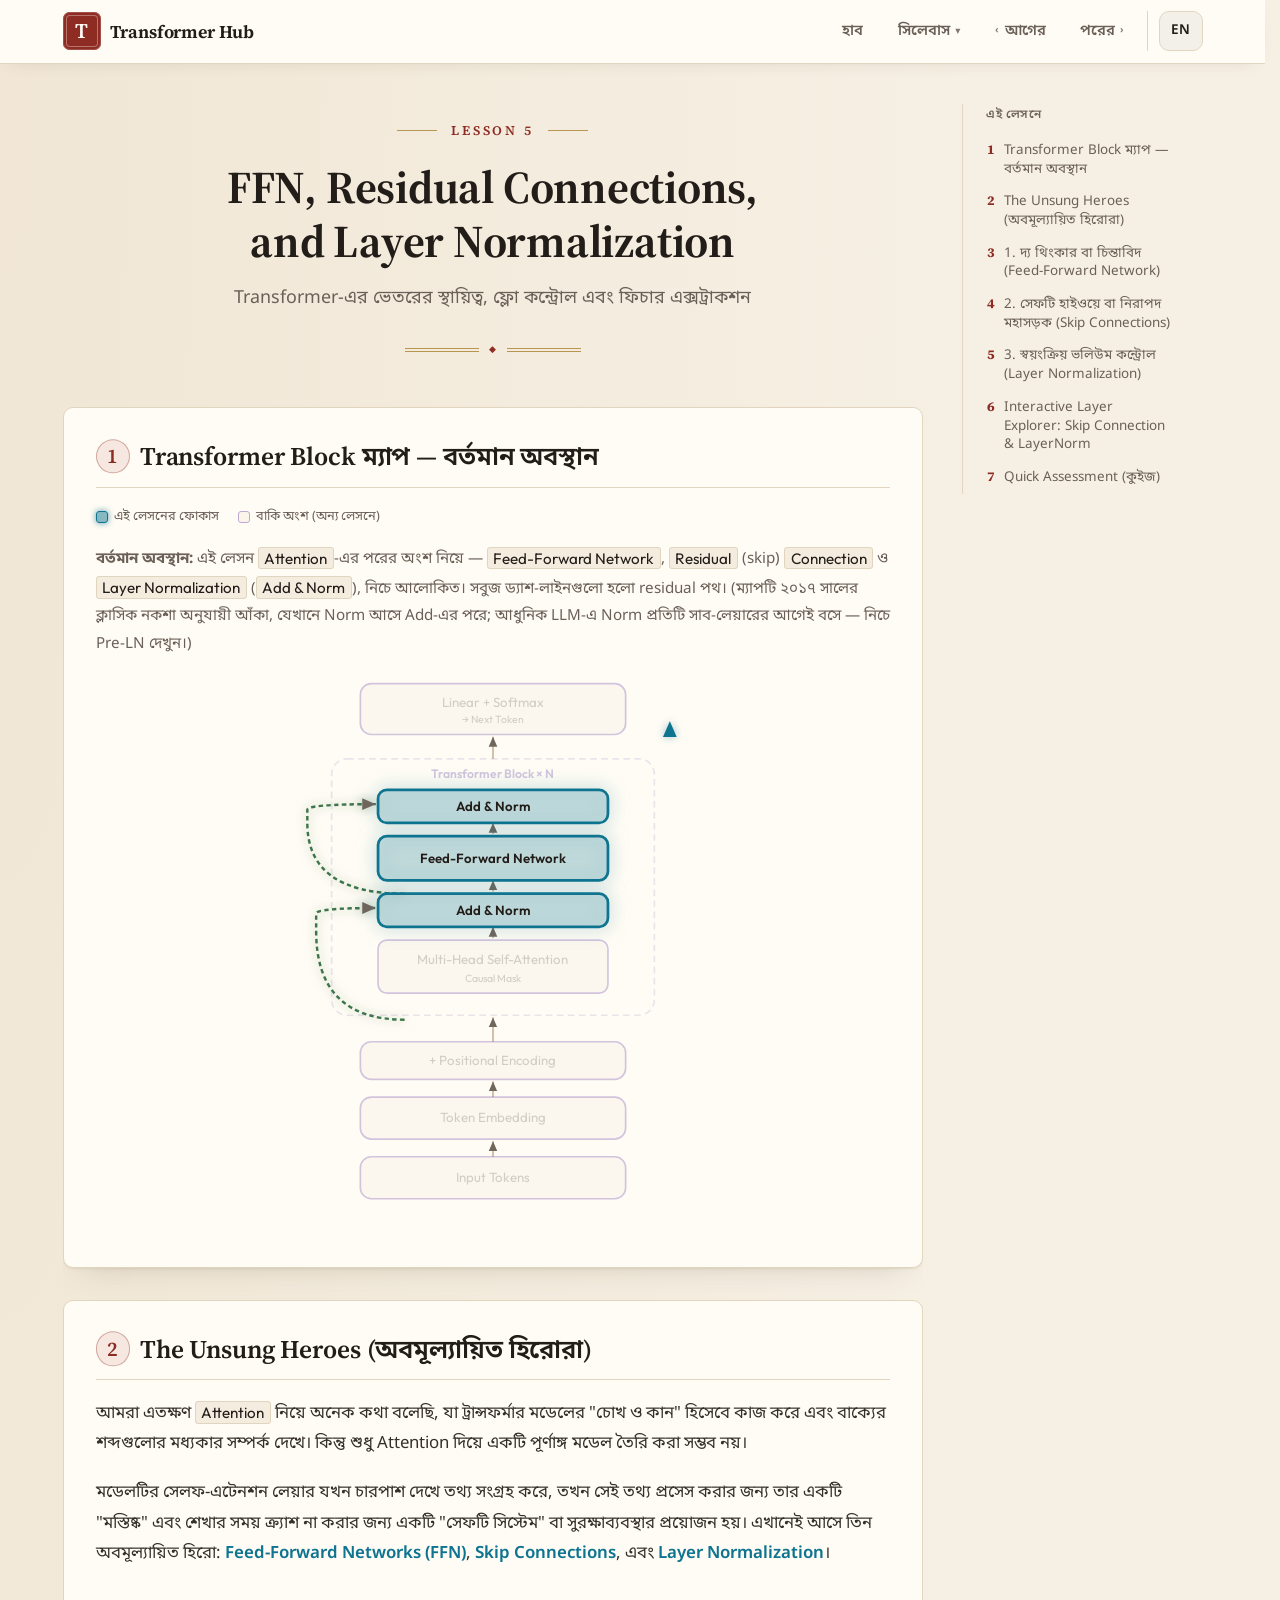
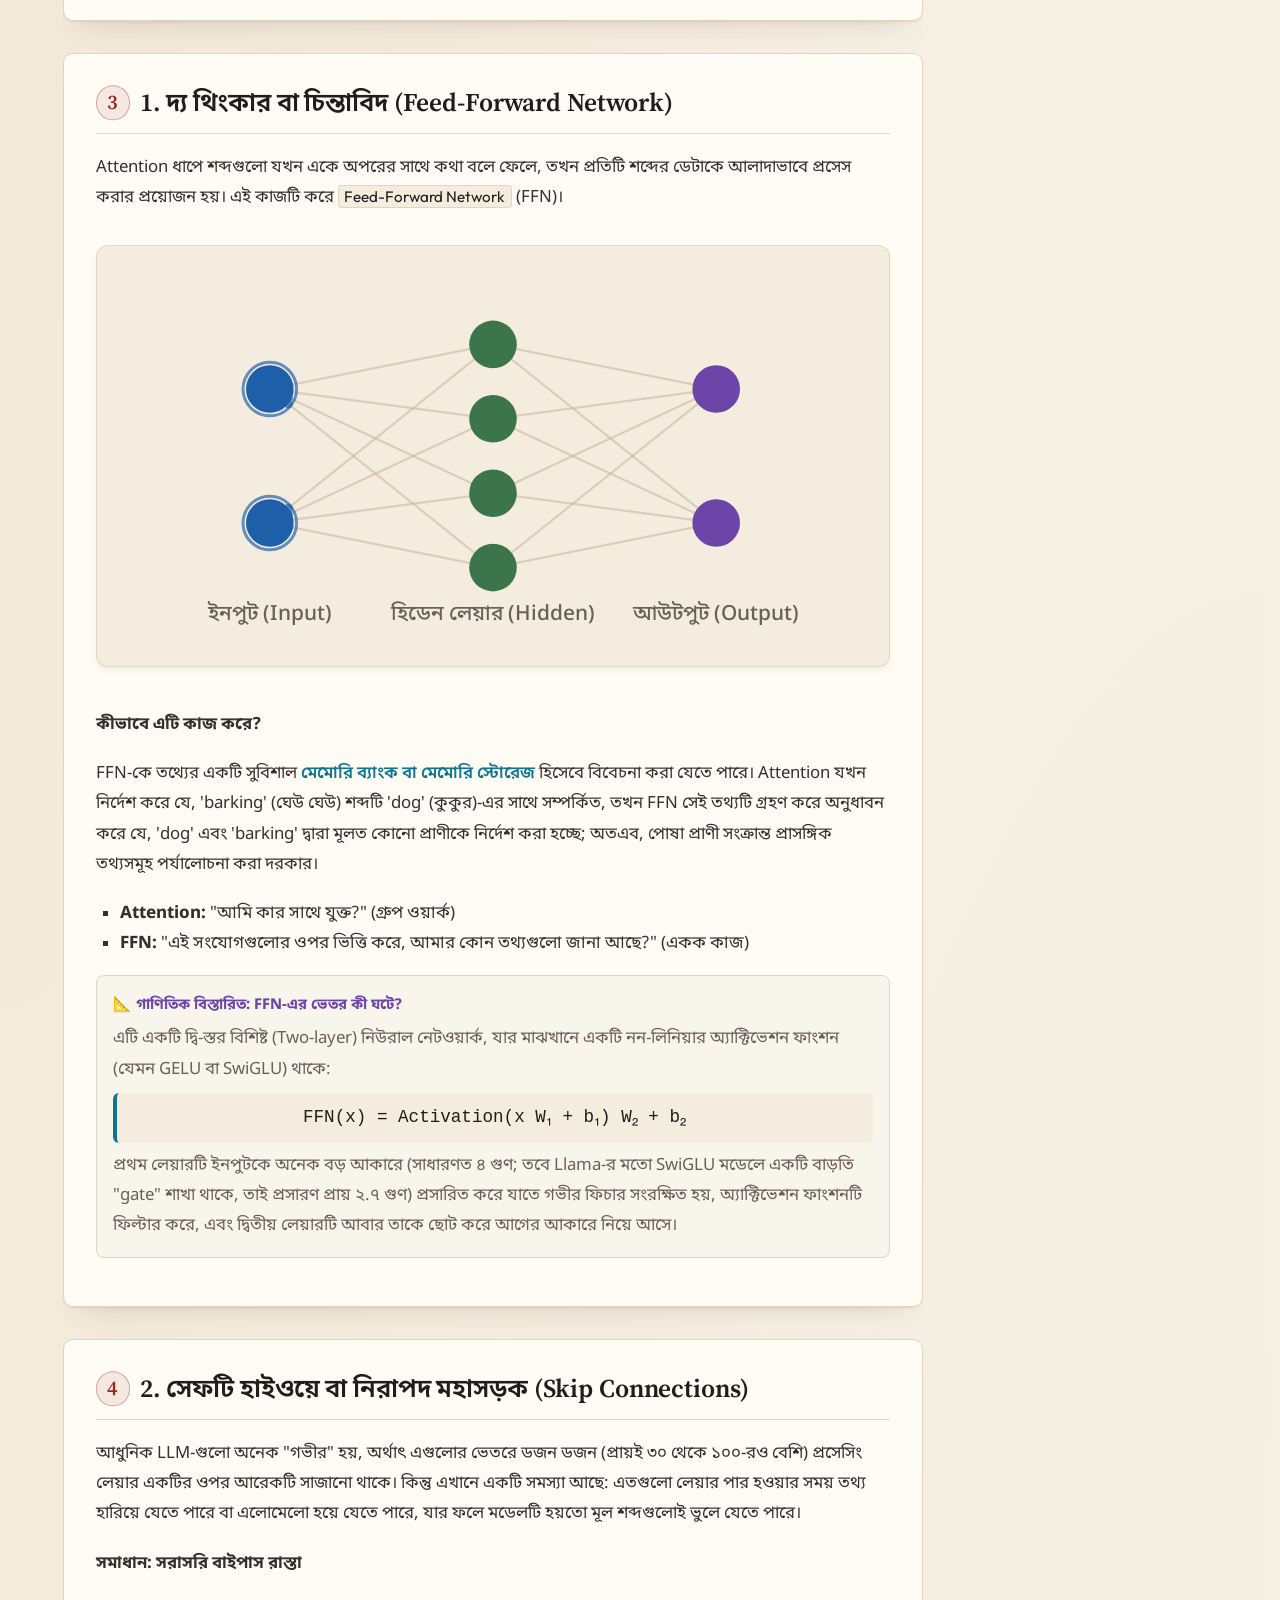
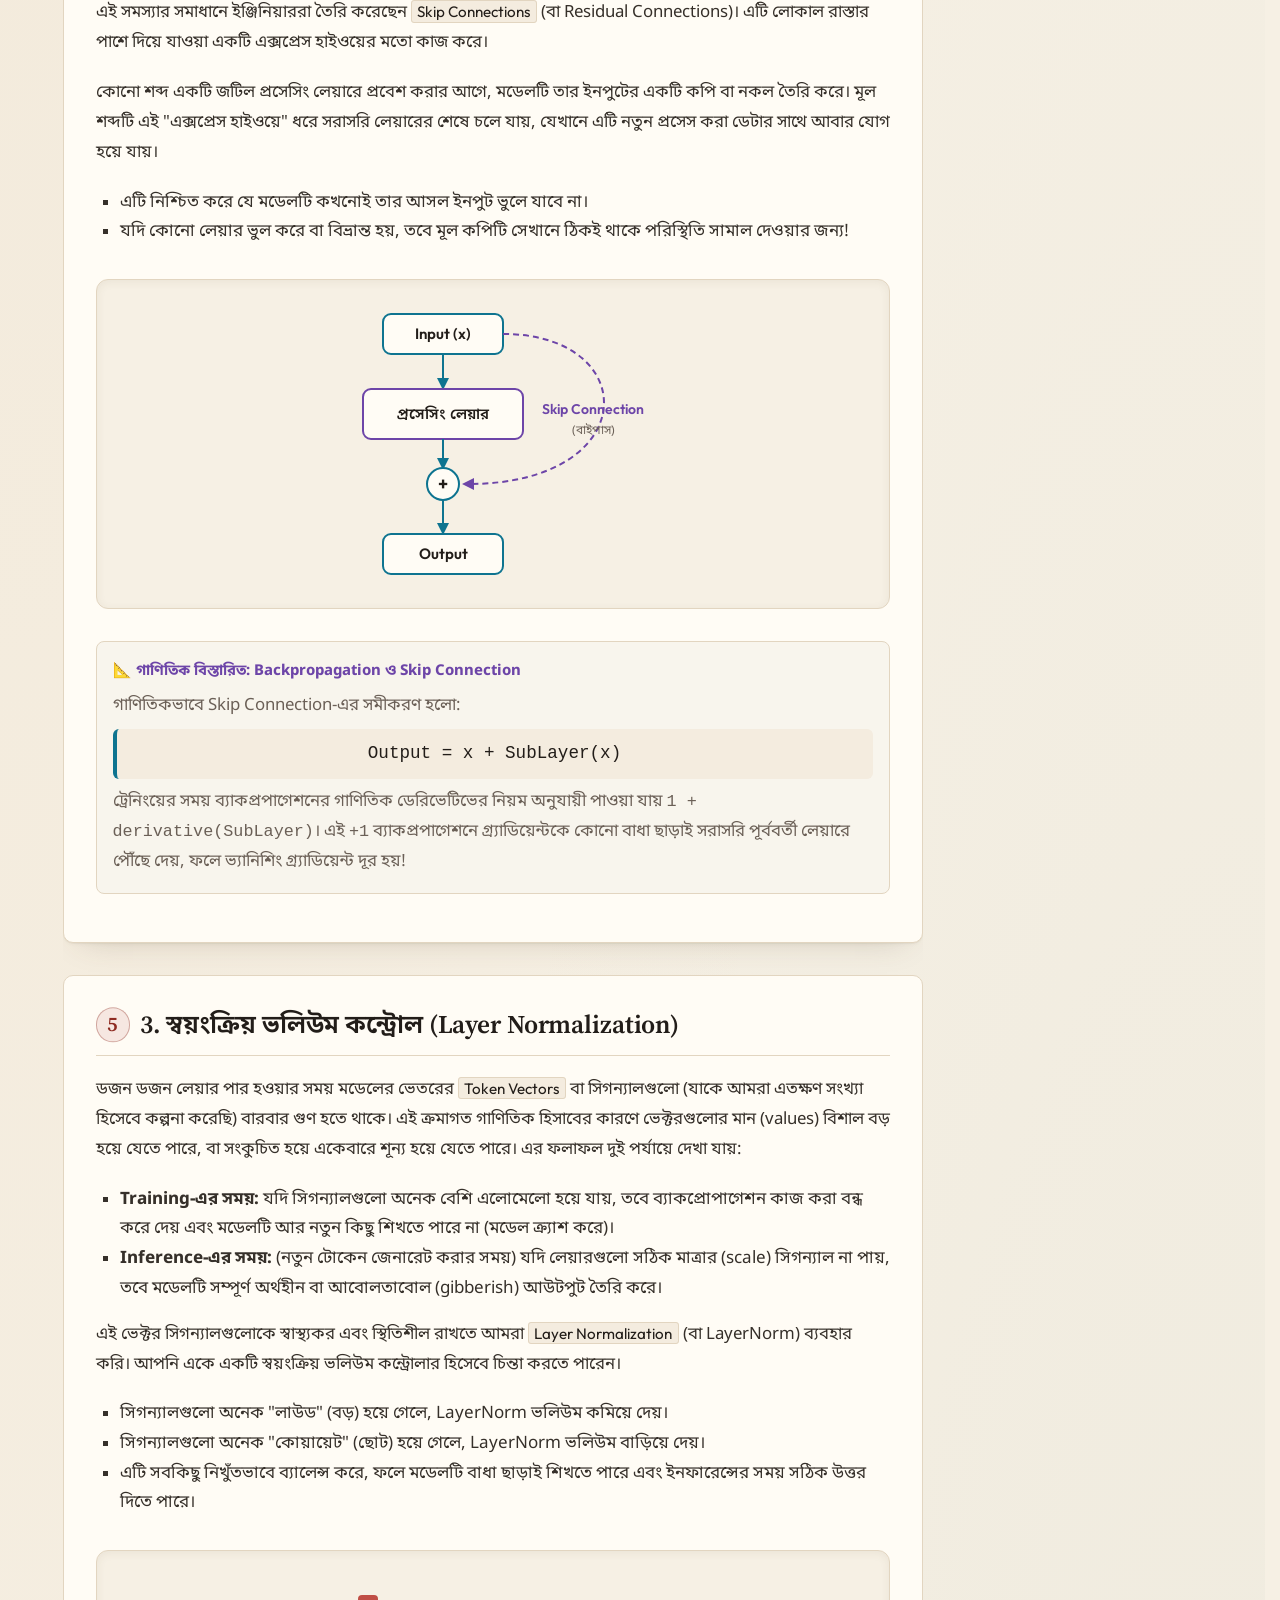
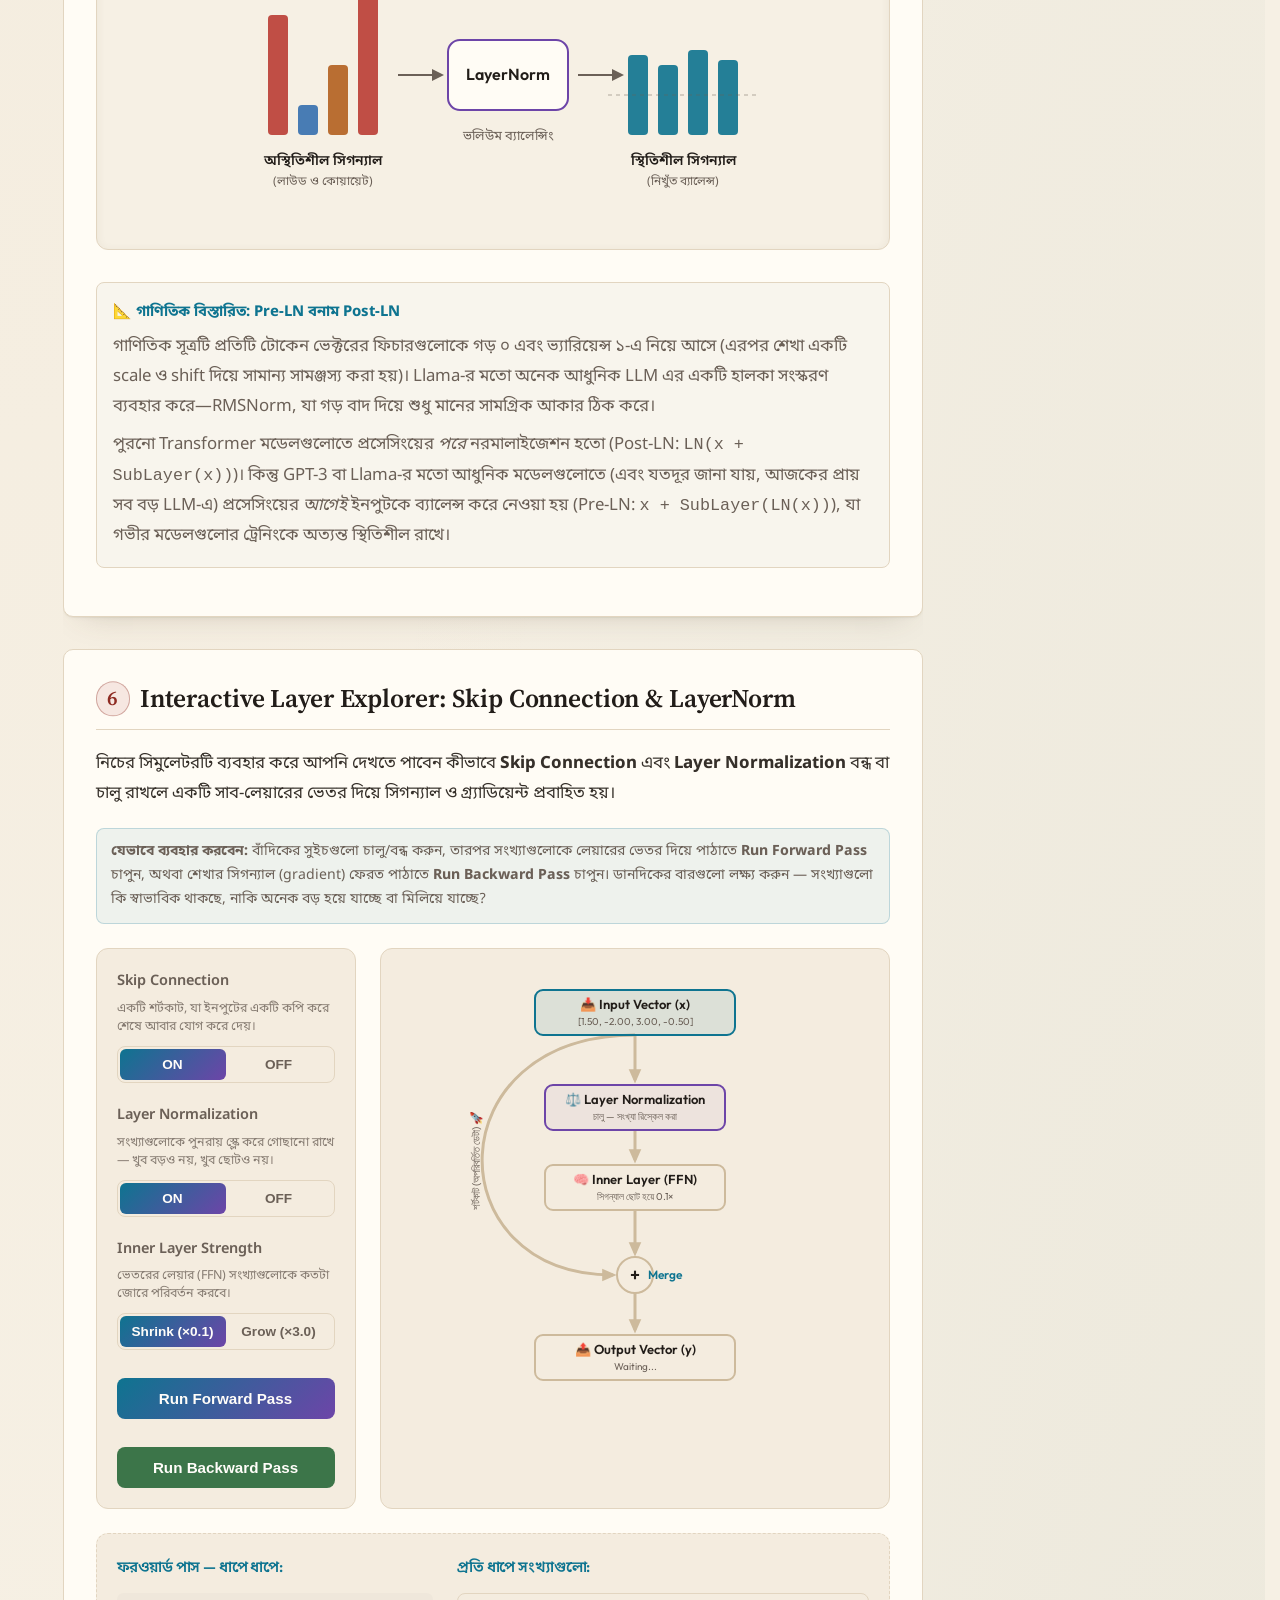
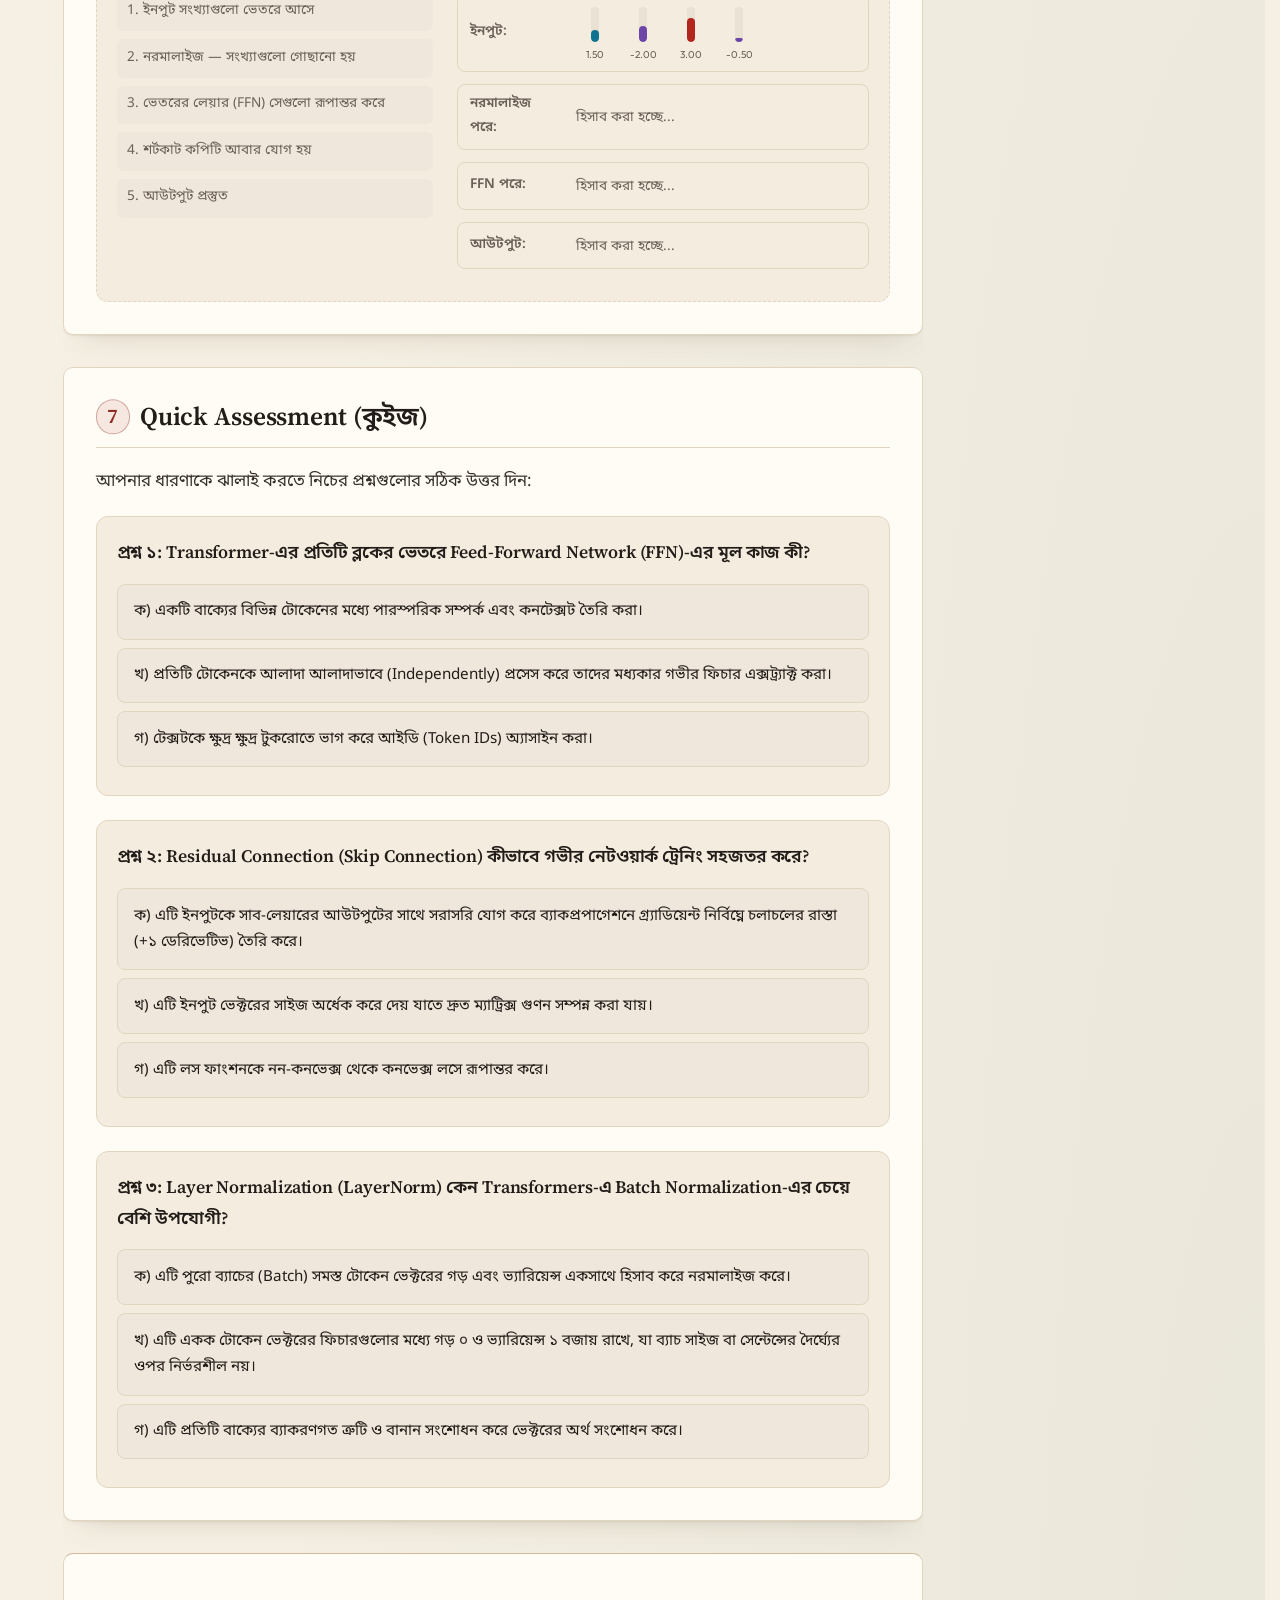
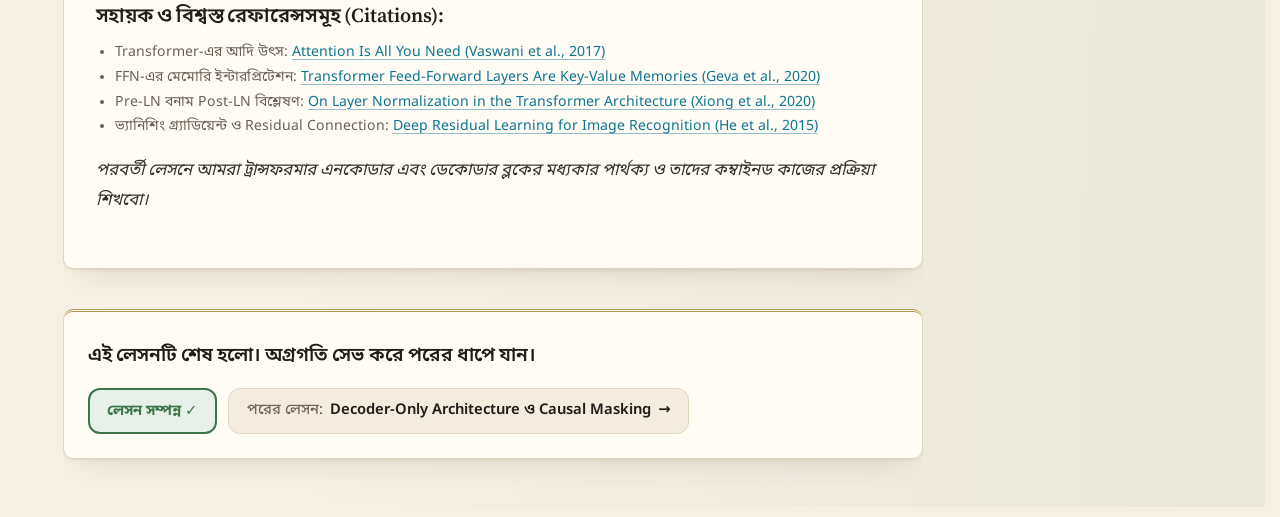
<file: lessons/0005-ffn-residual-connections-layer-norm.html>
<!DOCTYPE html>
<html lang="bn">
<head>
    <meta charset="UTF-8">
    <meta name="viewport" content="width=device-width, initial-scale=1.0">
    <title>Lesson 5: FFN, Residual Connections, and Layer Normalization</title>
    <link rel="preconnect" href="https://fonts.googleapis.com">
    <link rel="preconnect" href="https://fonts.gstatic.com" crossorigin>
    <link href="https://fonts.googleapis.com/css2?family=Noto+Sans+Bengali:wght@400;500;600;700&family=Outfit:wght@300;400;600;700&display=swap" rel="stylesheet">
    <link rel="stylesheet" href="../assets/theme.css">
    <link rel="stylesheet" href="../assets/site-nav.css">
    <style>

        * {
            box-sizing: border-box;
            margin: 0;
            padding: 0;
        }

        body {
            font-family: var(--font-body);
            background-color: var(--bg-color);
            color: var(--text-primary);
            line-height: 1.75;
            font-size: 1.0625rem;
            padding: 2rem 1rem;
            min-height: 100vh;
            overflow-x: hidden;
            background-image:
                radial-gradient(at 0% 0%, rgba(196,146,86,.10) 0px, transparent 55%),
                radial-gradient(at 100% 100%, rgba(122,148,132,.10) 0px, transparent 55%);
        }

        h1, h2, h3, h4, h5, h6, .badge, .site-nav-brand-name, .sidebar-brand-name {
            font-family: var(--font-heading);
            letter-spacing: -0.01em;
        }

        .container {
            max-width: 860px;
            margin: 0 auto;
            position: relative;
            overflow-x: clip;
        }

        header {
            text-align: center;
            margin-bottom: 3rem;
        }

        .badge {
            background: linear-gradient(135deg, var(--accent-cyan), var(--accent-purple));
            color: var(--text-on-accent);
            padding: 0.3rem 1rem;
            border-radius: 50px;
            font-size: 0.85rem;
            font-weight: 600;
            text-transform: uppercase;
            letter-spacing: 0.05em;
            display: inline-block;
            margin-bottom: 1rem;
        }

        h1 {
            font-size: 2.5rem;
            font-weight: 700;
            margin-bottom: 0.5rem;
            color: var(--text-primary);
        }

        .subtitle {
            color: var(--text-secondary);
            font-size: 1.1rem;
        }

        .card {
            background: var(--card-bg);
            border: 1px solid var(--border-color);
            border-radius: 16px;
            padding: 2rem;
            margin-bottom: 2rem;
            box-shadow: var(--shadow);
        }

        h2 {
            font-size: 1.5rem;
            color: var(--accent-cyan);
            margin-bottom: 1.2rem;
            border-bottom: 1px solid var(--border-color);
            padding-bottom: 0.5rem;
            display: flex;
            align-items: center;
            gap: 0.5rem;
        }

        p {
            margin-bottom: 1.2rem;
            line-height: 1.8;
            color: var(--text-body);
            font-size: 1.05rem;
        }

        .highlight {
            color: var(--accent-cyan);
            font-weight: 600;
        }

        .tech-term {
            font-family: var(--font-heading);
            background: var(--tint-neutral);
            padding: 0.15rem 0.4rem;
            border-radius: 4px;
            color: var(--text-primary);
            font-size: 0.95rem;
            border: 1px solid var(--border-color);
        }

        .math-block {
            background: var(--card-bg-alt);
            border-left: 4px solid var(--accent-cyan);
            padding: 1.2rem;
            border-radius: 0 12px 12px 0;
            font-family: 'Outfit', monospace;
            font-size: 1.1rem;
            margin: 1.5rem 0;
            display: flex;
            align-items: center;
            justify-content: center;
            color: var(--text-primary);
            overflow-x: auto;
        }

        .math-inline {
            font-family: 'Outfit', monospace;
            color: var(--accent-cyan);
            font-weight: 600;
        }

        /* Interactive Simulator Styles */
        .sim-container {
            display: grid;
            grid-template-columns: 1fr;
            gap: 1.5rem;
            margin-top: 1.5rem;
        }

        @media (min-width: 768px) {
            .sim-container {
                grid-template-columns: 260px 1fr;
            }
        }

        .control-panel {
            background: var(--card-bg-alt);
            border: 1px solid var(--border-color);
            border-radius: 12px;
            padding: 1.25rem;
            display: flex;
            flex-direction: column;
            gap: 1.25rem;
        }

        .control-group {
            display: flex;
            flex-direction: column;
            gap: 0.5rem;
        }

        .control-group label {
            font-size: 0.9rem;
            color: var(--text-secondary);
            font-weight: 600;
        }

        .control-hint {
            font-size: 0.78rem;
            font-weight: 400;
            color: var(--text-secondary);
            opacity: 0.8;
            line-height: 1.45;
            margin: -0.15rem 0 0.1rem;
        }

        .sim-tip {
            background: rgba(14, 116, 144, 0.07);
            border: 1px solid rgba(14, 116, 144, 0.22);
            border-radius: 8px;
            padding: 0.7rem 0.9rem;
            font-size: 0.88rem;
            color: var(--text-secondary);
            line-height: 1.7;
            margin: 0.75rem 0 1.25rem;
        }

        .toggle-switch {
            display: flex;
            background: var(--card-bg-alt);
            border: 1px solid var(--border-color);
            border-radius: 8px;
            padding: 2px;
        }

        .toggle-switch button {
            flex: 1;
            background: none;
            border: none;
            color: var(--text-secondary);
            padding: 0.5rem;
            border-radius: 6px;
            cursor: pointer;
            font-size: 0.85rem;
            font-weight: 600;
            transition: all 0.2s;
        }

        .toggle-switch button.active {
            background: linear-gradient(135deg, var(--accent-cyan), var(--accent-purple));
            color: var(--text-on-accent);
        }

        .btn-run {
            background: linear-gradient(135deg, var(--accent-cyan), var(--accent-purple));
            border: none;
            color: var(--text-on-accent);
            padding: 0.75rem 1rem;
            border-radius: 8px;
            font-weight: 700;
            cursor: pointer;
            font-size: 0.95rem;
            transition: opacity 0.2s;
            margin-top: 0.5rem;
        }

        .btn-run-backward {
            background: linear-gradient(135deg, var(--accent-green), var(--accent-green));
        }

        .btn-run:hover, .btn-run-backward:hover {
            opacity: 0.9;
        }

        .btn-run:disabled, .btn-run-backward:disabled {
            opacity: 0.4;
            cursor: not-allowed;
        }

        .sim-graph-card {
            background: var(--card-bg-alt);
            border: 1px solid var(--border-color);
            border-radius: 12px;
            padding: 1rem;
            display: flex;
            flex-direction: column;
            align-items: center;
            position: relative;
        }

        .explanation-panel {
            grid-column: 1 / -1;
            background: var(--card-bg-alt);
            border: 1px dashed var(--border-color);
            border-radius: 12px;
            padding: 1.25rem;
        }

        /* SVG Graph Styling */
        .graph-line {
            stroke: var(--border-strong);
            stroke-width: 3;
            fill: none;
            transition: stroke 0.3s, stroke-width 0.3s;
        }

        .graph-line.active-forward {
            stroke: var(--accent-cyan);
            stroke-width: 4;
        }

        .graph-line.active-backward {
            stroke: var(--accent-green);
            stroke-width: 4;
        }

        .graph-node {
            fill: var(--card-bg-alt);
            stroke: var(--border-strong);
            stroke-width: 2;
            transition: all 0.3s;
        }

        .graph-node.active {
            stroke: var(--accent-cyan);
            fill: rgba(14, 116, 144, 0.1);
        }

        .graph-node.active-ln {
            stroke: var(--accent-purple);
            fill: rgba(109, 69, 168, 0.1);
        }

        .node-text {
            fill: var(--text-primary);
            font-size: 13px;
            font-weight: 600;
            text-anchor: middle;
            font-family: var(--font-heading);
        }

        .node-subtext {
            fill: var(--text-secondary);
            font-size: 11px;
            text-anchor: middle;
            font-family: 'Outfit', monospace;
        }

        /* SVG Flow Animation */
        @keyframes flowForward {
            to {
                stroke-dashoffset: -20;
            }
        }

        @keyframes flowBackward {
            to {
                stroke-dashoffset: 20;
            }
        }

        .flow-fwd {
            stroke-dasharray: 8, 4;
            animation: flowForward 1s linear infinite;
        }

        .flow-bwd {
            stroke-dasharray: 8, 4;
            animation: flowBackward 1s linear infinite;
        }

        /* Vector Visualizer inside Console */
        .console-grid {
            display: grid;
            grid-template-columns: 1fr;
            gap: 1.5rem;
        }

        @media (min-width: 600px) {
            .console-grid {
                grid-template-columns: 1fr 1.3fr;
            }
        }

        .console-steps h4, .console-values h4 {
            font-size: 0.95rem;
            color: var(--accent-cyan);
            margin-bottom: 0.75rem;
            font-weight: 600;
        }

        .console-steps ul {
            list-style: none;
            padding: 0;
            margin: 0;
            display: flex;
            flex-direction: column;
            gap: 0.5rem;
        }

        .console-steps li {
            font-size: 0.85rem;
            padding: 0.4rem 0.6rem;
            border-radius: 6px;
            background: rgba(var(--ink-rgb), 0.02);
            border: 1px solid transparent;
            color: var(--text-secondary);
            transition: all 0.3s;
        }

        .console-steps li.active {
            background: rgba(14, 116, 144, 0.15);
            border-color: rgba(14, 116, 144, 0.3);
            color: var(--text-primary);
        }

        .console-steps li.completed {
            background: rgba(60, 117, 73, 0.08);
            border-color: rgba(60, 117, 73, 0.2);
            color: var(--accent-green);
        }

        .val-inspect-row {
            display: flex;
            align-items: center;
            gap: 1rem;
            margin-bottom: 0.75rem;
            background: var(--card-bg-alt);
            padding: 0.5rem 0.75rem;
            border-radius: 8px;
            border: 1px solid var(--border-color);
        }

        .val-lbl {
            font-size: 0.85rem;
            font-weight: 600;
            color: var(--text-secondary);
            width: 90px;
            flex-shrink: 0;
        }

        .val-box {
            flex-grow: 1;
        }

        .vector-container {
            display: flex;
            gap: 10px;
            margin-top: 5px;
        }

        .vector-element {
            display: flex;
            flex-direction: column;
            align-items: center;
            width: 38px;
        }

        .vector-bar-wrapper {
            height: 35px;
            width: 8px;
            background: rgba(var(--ink-rgb), 0.05);
            border-radius: 4px;
            display: flex;
            align-items: flex-end;
            overflow: hidden;
            position: relative;
        }

        .vector-bar {
            width: 100%;
            border-radius: 4px;
            transition: height 0.3s ease, background-color 0.3s ease;
        }

        .vector-val {
            font-size: 10px;
            font-family: 'Outfit', monospace;
            color: var(--text-secondary);
            margin-top: 4px;
        }

        .summary-banner {
            margin-top: 1rem;
            padding: 0.8rem;
            border-radius: 8px;
            font-size: 0.9rem;
            font-weight: 600;
            text-align: center;
            display: none;
        }

        .banner-stable {
            background: rgba(60, 117, 73, 0.1);
            color: var(--accent-green);
            border: 1px solid rgba(60, 117, 73, 0.2);
        }

        .banner-warning {
            background: rgba(179, 38, 30, 0.1);
            color: var(--accent-red);
            border: 1px solid rgba(179, 38, 30, 0.2);
        }

        /* Quiz Styles */
        .quiz-container {
            display: flex;
            flex-direction: column;
            gap: 1.5rem;
        }

        .quiz-question-card {
            background: var(--card-bg-alt);
            border: 1px solid var(--border-color);
            border-radius: 12px;
            padding: 1.25rem;
        }

        .quiz-question-card h3 {
            font-size: 1.1rem;
            margin-bottom: 1rem;
            color: var(--text-primary);
        }

        .quiz-option {
            display: block;
            background: rgba(var(--ink-rgb), 0.02);
            border: 1px solid var(--border-color);
            padding: 0.85rem 1rem;
            border-radius: 8px;
            margin-bottom: 0.5rem;
            cursor: pointer;
            transition: all 0.2s;
            font-size: 0.95rem;
        }

        .quiz-option:hover {
            background: rgba(var(--ink-rgb), 0.06);
            border-color: var(--accent-cyan);
        }

        .quiz-option.correct {
            background: rgba(60, 117, 73, 0.15);
            border-color: var(--accent-green);
            color: var(--text-secondary);
        }

        .quiz-option.incorrect {
            background: rgba(179, 38, 30, 0.15);
            border-color: var(--accent-red);
            color: var(--text-secondary);
        }

        .quiz-feedback {
            margin-top: 0.75rem;
            padding: 0.75rem;
            border-radius: 8px;
            font-size: 0.9rem;
            font-weight: 600;
            display: none;
        }

        .quiz-feedback.success {
            background: rgba(60, 117, 73, 0.08);
            color: var(--accent-green);
            border: 1px solid rgba(60, 117, 73, 0.15);
            display: block;
        }

        .quiz-feedback.error {
            background: rgba(179, 38, 30, 0.08);
            color: var(--accent-red);
            border: 1px solid rgba(179, 38, 30, 0.15);
            display: block;
        }

        /* Citations & Footer */
        .citations {
            font-size: 0.9rem;
            color: var(--text-secondary);
            border-top: 1px solid var(--border-color);
            padding-top: 1rem;
            margin-top: 2rem;
        }

        .citations a {
            color: var(--accent-cyan);
            text-decoration: none;
        }

        .citations a:hover {
            text-decoration: underline;
        }

        footer {
            text-align: center;
            margin-top: 4rem;
            color: var(--text-secondary);
            font-size: 0.85rem;
        }




























        /* Simulator controls and network nodes custom overrides (Lesson 5) */




















        
        
        


        

        

        /* Transitions */
        *, *::before, *::after {
            transition: background-color 0.3s ease, border-color 0.3s ease, color 0.3s ease, box-shadow 0.3s ease;
        }

        /* ===== Cross-device: responsive, touch, accessibility & performance ===== */
        /* Fluid hero heading so it scales down on small screens */
        h1 {
            font-size: clamp(1.6rem, 5vw, 2.5rem);
        }

        /* Visible keyboard-focus indicator */
        a:focus-visible,
        button:focus-visible,
        select:focus-visible,
        input:focus-visible,
        [tabindex]:focus-visible,
        .quiz-option:focus-visible {
            outline: 2px solid var(--accent-cyan);
            outline-offset: 2px;
        }

        /* Touch & small-screen layout (mobile-first priority) */
        @media (max-width: 768px) {
            body {
                padding: 1.25rem 0.85rem;
            }
            .container {
                max-width: 100%;
            }
            .card {
                padding: 1.25rem;
            }
            .simulator {
                padding: 1rem;
            }
            .sim-input-group {
                flex-direction: column;
            }
            /* Comfortable touch targets */
            .tab-btn,
            .quiz-option,
            select,
            button {
                min-height: 44px;
            }
            .card,
            .simulator {
            }
        }

        /* Respect users who prefer reduced motion */
        @media (prefers-reduced-motion: reduce) {
            *, *::before, *::after {
                animation-duration: 0.001ms !important;
                animation-iteration-count: 1 !important;
                transition-duration: 0.001ms !important;
                scroll-behavior: auto !important;
            }
        }

        /* per-lesson overflow fix */
        /* Let single-column sim grid shrink below content width on phones */
        @media (max-width: 767px) {
            .sim-container { grid-template-columns: minmax(0, 1fr); }
            .control-panel, .sim-graph-card, .explanation-panel { min-width: 0; }
        }
    
        /* ===== Shared Site Navbar ===== */

    
/* tb-map styles */
.tb-architecture-map .tb-map-svg {
    width: 100%; max-width: 420px; height: auto; display: block;
    margin: 0.5rem auto 1rem; overflow: visible;
}
.tb-map-svg text { text-anchor: middle; font-family: var(--font-heading); font-size: 12px; }
.tb-map-svg .tb-sub { font-size: 9.5px; }
.tb-node rect, .tb-node circle {
    fill: var(--card-bg-alt); stroke: var(--accent-purple); stroke-width: 1.5;
    transition: all 0.35s ease;
}
.tb-node text { fill: var(--text-secondary); transition: all 0.35s ease; }
.tb-node.active rect, .tb-node.active circle {
    fill: rgba(14, 116, 144, 0.18); stroke: var(--accent-cyan); stroke-width: 2.5;
    filter: drop-shadow(0 0 8px rgba(14, 116, 144, 0.55));
}
.tb-node.active text { fill: var(--text-primary); font-weight: 600; }
.tb-node.dim { opacity: 0.3; }
.tb-block .tb-block-outline {
    fill: none; stroke: rgba(109, 69, 168, 0.45); stroke-width: 1.5;
    stroke-dasharray: 6 4; transition: all 0.35s ease;
}
.tb-block .tb-block-label { fill: var(--accent-purple); font-size: 11px; font-weight: 600; transition: all 0.35s ease; }
.tb-block.active .tb-block-outline { stroke: var(--accent-cyan); stroke-width: 2; filter: drop-shadow(0 0 6px rgba(14, 116, 144, 0.5)); }
.tb-block.active .tb-block-label { fill: var(--accent-cyan); }
.tb-block.dim { opacity: 0.3; }
.tb-flow { fill: none; stroke: var(--border-strong); stroke-width: 1.6; }
.tb-skip {
    fill: none; stroke: var(--border-strong); stroke-width: 1.5; stroke-dasharray: 4 3;
    transition: all 0.35s ease;
}
.tb-skip.active { stroke: var(--accent-green); stroke-width: 2.2; filter: drop-shadow(0 0 5px rgba(60, 117, 73, 0.55)); }
.tb-skip.dim { opacity: 0.28; }
.tb-map-caption { font-size: 0.95rem; color: var(--text-secondary); margin-bottom: 0; }
.tb-map-legend { display: flex; gap: 1.2rem; flex-wrap: wrap; font-size: 0.8rem; color: var(--text-secondary); margin: 0.2rem 0 1rem; }
.tb-map-legend span { display: inline-flex; align-items: center; gap: 0.4rem; }
.tb-legend-dot { width: 12px; height: 12px; border-radius: 3px; display: inline-block; }
.tb-legend-active { background: rgba(14, 116, 144, 0.5); box-shadow: 0 0 6px rgba(14, 116, 144, 0.7); border: 1px solid var(--accent-cyan); }
.tb-legend-rest { background: var(--card-bg-alt); border: 1px solid var(--accent-purple); opacity: 0.45; }

.tb-main-flow {
    stroke-dasharray: 8 6;
    animation: flow-up 1s linear infinite;
    filter: drop-shadow(0 0 4px rgba(14, 116, 144, 0.4));
}
@keyframes flow-up {
    to { stroke-dashoffset: -14; }
}


        /* ===== Mobile interactives (phones & tablets) =====
           Desktop (>900px) is untouched; see docs/AGENTS.md. */
        @media (max-width: 600px) {
            /* Diagrams: fill the width (their viewBox is cropped to the
               drawing on phones by site-nav.js) so labels stay legible. */
            .diagram-container { padding: 0.5rem !important; }
            .diagram-container > svg { width: 100%; height: auto; }
            svg[data-mobile-viewbox][style*="padding"] { padding: 0.5rem !important; width: 100%; }
            /* Layer Norm sketch: larger labels (were 6.7–8px). */
            svg:has(#arrow-ln) text[font-size="14"] { font-size: 19px; }
            svg:has(#arrow-ln) text[font-size="13"] { font-size: 18px; }
            svg:has(#arrow-ln) text[font-size="12"] { font-size: 16px; }
            svg:has(#arrow-ln) text[font-size="16"] { font-size: 20px; }

            /* Layer explorer graph: was a 295×440 box with a 6.7px drawing. */
            #network-graph { height: auto; }

            /* Step list + value inspector: no longer wider than the panel. */
            .console-grid { grid-template-columns: minmax(0, 1fr); }
            .val-inspect-row { gap: 0.6rem; padding: 0.5rem 0.6rem; }
            .val-lbl { width: 68px; }
            .vector-container { gap: 6px; flex-wrap: wrap; }
            .vector-element { width: 36px; }
            .vector-val { font-size: 11px; }
        }
        </style>
</head>
<body>
    <!-- ===== Shared Site Navbar (auto-configured from URL) ===== -->
    <nav class="site-nav" id="site-nav" aria-label="Site navigation">
        <div class="site-nav-inner">
            <a class="site-nav-brand" href="../index.html">
                <span class="site-nav-logo">T</span>
                <span class="site-nav-brand-name">Transformer Hub</span>
            </a>
            <div class="site-nav-menu" id="siteNavMenu">
                <a class="site-nav-link" href="../index.html"><span data-bn="হাব" data-en="Hub">Hub</span></a>
                <div class="site-nav-dropdown" id="siteNavDropdown">
                    <button class="site-nav-link" id="syllabusBtn" type="button" aria-haspopup="true" aria-expanded="false">
                        <span data-bn="সিলেবাস" data-en="Syllabus">Syllabus</span>
                        <span class="site-nav-caret">▾</span>
                    </button>
                    <ul class="site-nav-dropdown-menu" id="syllabusMenu"></ul>
                </div>
                <div class="site-nav-pager">
                    <a class="site-nav-link" id="prevLessonBtn" rel="prev"><span class="site-nav-caret">‹</span> <span data-bn="আগের" data-en="Prev">Prev</span></a>
                    <a class="site-nav-link" id="nextLessonBtn" rel="next"><span data-bn="পরের" data-en="Next">Next</span> <span class="site-nav-caret">›</span></a>
                </div>
                <div class="site-nav-controls">
                    <button class="site-nav-icon-btn" id="langToggleBtn" type="button" title="Switch language"><span id="langToggleLabel">EN</span></button>
                </div>
            </div>
        </div>
    </nav>
    <div class="container">
<header>
            <span class="badge">Lesson 5</span>
            <h1>FFN, Residual Connections, and Layer Normalization</h1>
            <p class="subtitle">Transformer-এর ভেতরের স্থায়িত্ব, ফ্লো কন্ট্রোল এবং ফিচার এক্সট্রাকশন</p>
        </header>

        <!-- Transformer Block Map -->
        <div class="card tb-architecture-map">
            <h2>Transformer Block ম্যাপ — বর্তমান অবস্থান</h2>
            <div class="tb-map-legend"><span><i class="tb-legend-dot tb-legend-active"></i> এই লেসনের ফোকাস</span><span><i class="tb-legend-dot tb-legend-rest"></i> বাকি অংশ (অন্য লেসনে)</span></div>
            <p class="tb-map-caption"><strong>বর্তমান অবস্থান:</strong> এই লেসন <span class="tech-term">Attention</span>-এর পরের অংশ নিয়ে — <span class="tech-term">Feed-Forward Network</span>, <span class="tech-term">Residual</span> (skip) <span class="tech-term">Connection</span> ও <span class="tech-term">Layer Normalization</span> (<span class="tech-term">Add &amp; Norm</span>), নিচে আলোকিত। সবুজ ড্যাশ-লাইনগুলো হলো residual পথ। (ম্যাপটি ২০১৭ সালের ক্লাসিক নকশা অনুযায়ী আঁকা, যেখানে Norm আসে Add-এর পরে; আধুনিক LLM-এ Norm প্রতিটি সাব-লেয়ারের আগেই বসে — নিচে Pre-LN দেখুন।)</p>
            <svg class="tb-map-svg" viewBox="0 0 380 500" role="img" aria-label="Transformer block architecture map">
  <defs>
    <marker id="tb-arrow" viewBox="0 0 10 10" refX="8" refY="5" markerWidth="7" markerHeight="7" orient="auto-start-reverse">
      <path d="M0 1.5 L8 5 L0 8.5 z" fill="var(--text-muted)"/>
    </marker>
    <linearGradient id="flow-gradient" x1="0%" y1="100%" x2="0%" y2="0%">
      <stop offset="0%" stop-color="var(--accent-purple)" />
      <stop offset="100%" stop-color="var(--accent-cyan)" />
    </linearGradient>
    <marker id="tb-arrow-main" viewBox="0 0 10 10" refX="8" refY="5" markerWidth="6" markerHeight="6" orient="auto-start-reverse">
      <path d="M0 1.5 L8 5 L0 8.5 z" fill="var(--accent-cyan)"/>
    </marker>
  </defs>

  <!-- Main flow arrow -->
  <line class="tb-main-flow" x1="350" y1="460" x2="350" y2="50" stroke="url(#flow-gradient)" stroke-width="3" marker-end="url(#tb-arrow-main)"/>

  <!-- flow arrows (bottom -> top) -->
  <line class="tb-flow" x1="190" y1="444" x2="190" y2="430" marker-end="url(#tb-arrow)"/>
  <line class="tb-flow" x1="190" y1="390" x2="190" y2="376" marker-end="url(#tb-arrow)"/>
  <line class="tb-flow" x1="190" y1="340" x2="190" y2="318" marker-end="url(#tb-arrow)"/>
  <line class="tb-flow" x1="190" y1="246" x2="190" y2="236" marker-end="url(#tb-arrow)"/>
  <line class="tb-flow" x1="190" y1="204" x2="190" y2="194" marker-end="url(#tb-arrow)"/>
  <line class="tb-flow" x1="190" y1="152" x2="190" y2="142" marker-end="url(#tb-arrow)"/>
  <line class="tb-flow" x1="190" y1="84"  x2="190" y2="64"  marker-end="url(#tb-arrow)"/>

  <!-- residual / skip connections -->
  <path class="tb-skip active" d="M 110 320 Q 30 320 30 240 L 30 224 Q 30 219 84 219" marker-end="url(#tb-arrow)"/>
  <path class="tb-skip active" d="M 110 206 Q 22 206 22 142 L 22 130 Q 22 125 84 125" marker-end="url(#tb-arrow)"/>

  <!-- output -->
  <g class="tb-node dim">
    <rect x="70" y="16" width="240" height="46" rx="10"/>
    <text x="190" y="37">Linear + Softmax</text>
    <text x="190" y="52" class="tb-sub">&#8594; Next Token</text>
  </g>

  <!-- transformer block container -->
  <g class="tb-block dim">
    <rect class="tb-block-outline" x="44" y="84" width="292" height="232" rx="14"/>
    <text class="tb-block-label" x="190" y="101">Transformer Block &#215; N</text>
  </g>

  <!-- add & norm (after FFN) -->
  <g class="tb-node active">
    <rect x="86" y="112" width="208" height="30" rx="8"/>
    <text x="190" y="131">Add &amp; Norm</text>
  </g>
  <!-- feed-forward network -->
  <g class="tb-node active">
    <rect x="86" y="154" width="208" height="40" rx="8"/>
    <text x="190" y="178">Feed-Forward Network</text>
  </g>
  <!-- add & norm (after attention) -->
  <g class="tb-node active">
    <rect x="86" y="206" width="208" height="30" rx="8"/>
    <text x="190" y="225">Add &amp; Norm</text>
  </g>
  <!-- multi-head self-attention -->
  <g class="tb-node dim">
    <rect x="86" y="248" width="208" height="48" rx="8"/>
    <text x="190" y="270">Multi-Head Self-Attention</text>
    <text x="190" y="286" class="tb-sub">Causal Mask</text>
  </g>

  <!-- positional encoding -->
  <g class="tb-node dim">
    <rect x="70" y="340" width="240" height="34" rx="10"/>
    <text x="190" y="361">+ Positional Encoding</text>
  </g>
  <!-- token embedding -->
  <g class="tb-node dim">
    <rect x="70" y="390" width="240" height="38" rx="10"/>
    <text x="190" y="413">Token Embedding</text>
  </g>
  <!-- input tokens -->
  <g class="tb-node dim">
    <rect x="70" y="444" width="240" height="38" rx="10"/>
    <text x="190" y="467">Input Tokens</text>
  </g>
</svg>
        </div>


        <!-- Intro Card -->
        <div class="card">
            <h2>The Unsung Heroes (অবমূল্যায়িত হিরোরা)</h2>
            <p>আমরা এতক্ষণ <span class="tech-term">Attention</span> নিয়ে অনেক কথা বলেছি, যা ট্রান্সফর্মার মডেলের "চোখ ও কান" হিসেবে কাজ করে এবং বাক্যের শব্দগুলোর মধ্যকার সম্পর্ক দেখে। কিন্তু শুধু Attention দিয়ে একটি পূর্ণাঙ্গ মডেল তৈরি করা সম্ভব নয়।</p>
            <p>মডেলটির সেলফ-এটেনশন লেয়ার যখন চারপাশ দেখে তথ্য সংগ্রহ করে, তখন সেই তথ্য প্রসেস করার জন্য তার একটি "মস্তিষ্ক" এবং শেখার সময় ক্র্যাশ না করার জন্য একটি "সেফটি সিস্টেম" বা সুরক্ষাব্যবস্থার প্রয়োজন হয়। এখানেই আসে তিন অবমূল্যায়িত হিরো: <span class="highlight">Feed-Forward Networks (FFN)</span>, <span class="highlight">Skip Connections</span>, এবং <span class="highlight">Layer Normalization</span>।</p>
        </div>

        <!-- FFN Card -->
        <div class="card">
            <h2>1. দ্য থিংকার বা চিন্তাবিদ (Feed-Forward Network)</h2>
            <p>Attention ধাপে শব্দগুলো যখন একে অপরের সাথে কথা বলে ফেলে, তখন প্রতিটি শব্দের ডেটাকে আলাদাভাবে প্রসেস করার প্রয়োজন হয়। এই কাজটি করে <span class="tech-term">Feed-Forward Network</span> (FFN)।</p>
            
            <div style="text-align: center; margin: 2rem 0;">
                <svg viewBox="0 0 500 250" data-mobile-viewbox="45 24 425 228" style="max-width: 100%; height: auto; border-radius: 12px; background: var(--card-bg-alt); border: 1px solid rgba(var(--ink-rgb), 0.1); padding: 1.5rem; box-shadow: 0 4px 6px rgba(90, 70, 45, .07);">
                    <!-- Connections Input -> Hidden -->
                    <line x1="100" y1="80" x2="250" y2="50" stroke="var(--border-strong)" stroke-width="1.5" opacity="0.6"/>
                    <line x1="100" y1="80" x2="250" y2="100" stroke="var(--border-strong)" stroke-width="1.5" opacity="0.6"/>
                    <line x1="100" y1="80" x2="250" y2="150" stroke="var(--border-strong)" stroke-width="1.5" opacity="0.6"/>
                    <line x1="100" y1="80" x2="250" y2="200" stroke="var(--border-strong)" stroke-width="1.5" opacity="0.6"/>
                    
                    <line x1="100" y1="170" x2="250" y2="50" stroke="var(--border-strong)" stroke-width="1.5" opacity="0.6"/>
                    <line x1="100" y1="170" x2="250" y2="100" stroke="var(--border-strong)" stroke-width="1.5" opacity="0.6"/>
                    <line x1="100" y1="170" x2="250" y2="150" stroke="var(--border-strong)" stroke-width="1.5" opacity="0.6"/>
                    <line x1="100" y1="170" x2="250" y2="200" stroke="var(--border-strong)" stroke-width="1.5" opacity="0.6"/>
                    
                    <!-- Connections Hidden -> Output -->
                    <line x1="250" y1="50" x2="400" y2="80" stroke="var(--border-strong)" stroke-width="1.5" opacity="0.6"/>
                    <line x1="250" y1="100" x2="400" y2="80" stroke="var(--border-strong)" stroke-width="1.5" opacity="0.6"/>
                    <line x1="250" y1="150" x2="400" y2="80" stroke="var(--border-strong)" stroke-width="1.5" opacity="0.6"/>
                    <line x1="250" y1="200" x2="400" y2="80" stroke="var(--border-strong)" stroke-width="1.5" opacity="0.6"/>
                    
                    <line x1="250" y1="50" x2="400" y2="170" stroke="var(--border-strong)" stroke-width="1.5" opacity="0.6"/>
                    <line x1="250" y1="100" x2="400" y2="170" stroke="var(--border-strong)" stroke-width="1.5" opacity="0.6"/>
                    <line x1="250" y1="150" x2="400" y2="170" stroke="var(--border-strong)" stroke-width="1.5" opacity="0.6"/>
                    <line x1="250" y1="200" x2="400" y2="170" stroke="var(--border-strong)" stroke-width="1.5" opacity="0.6"/>

                    <!-- Flowing Pulses (Input to Hidden) -->
                    <g>
                        <!-- Input 1 (100, 80) -> Hidden 1 (250, 50) -->
                        <circle r="3" fill="var(--accent-blue)" opacity="0">
                            <animate attributeName="cx" values="100;250;250" dur="2.5s" repeatCount="indefinite" begin="0s" keyTimes="0;0.4;1" />
                            <animate attributeName="cy" values="80;50;50" dur="2.5s" repeatCount="indefinite" begin="0s" keyTimes="0;0.4;1" />
                            <animate attributeName="opacity" values="0;1;1;0;0" dur="2.5s" repeatCount="indefinite" begin="0s" keyTimes="0;0.05;0.4;0.41;1" />
                        </circle>
                        <!-- Input 1 (100, 80) -> Hidden 2 (250, 100) -->
                        <circle r="3" fill="var(--accent-blue)" opacity="0">
                            <animate attributeName="cx" values="100;250;250" dur="2.5s" repeatCount="indefinite" begin="0s" keyTimes="0;0.4;1" />
                            <animate attributeName="cy" values="80;100;100" dur="2.5s" repeatCount="indefinite" begin="0s" keyTimes="0;0.4;1" />
                            <animate attributeName="opacity" values="0;1;1;0;0" dur="2.5s" repeatCount="indefinite" begin="0s" keyTimes="0;0.05;0.4;0.41;1" />
                        </circle>
                        <!-- Input 1 (100, 80) -> Hidden 3 (250, 150) -->
                        <circle r="3" fill="var(--accent-blue)" opacity="0">
                            <animate attributeName="cx" values="100;250;250" dur="2.5s" repeatCount="indefinite" begin="0s" keyTimes="0;0.4;1" />
                            <animate attributeName="cy" values="80;150;150" dur="2.5s" repeatCount="indefinite" begin="0s" keyTimes="0;0.4;1" />
                            <animate attributeName="opacity" values="0;1;1;0;0" dur="2.5s" repeatCount="indefinite" begin="0s" keyTimes="0;0.05;0.4;0.41;1" />
                        </circle>
                        <!-- Input 1 (100, 80) -> Hidden 4 (250, 200) -->
                        <circle r="3" fill="var(--accent-blue)" opacity="0">
                            <animate attributeName="cx" values="100;250;250" dur="2.5s" repeatCount="indefinite" begin="0s" keyTimes="0;0.4;1" />
                            <animate attributeName="cy" values="80;200;200" dur="2.5s" repeatCount="indefinite" begin="0s" keyTimes="0;0.4;1" />
                            <animate attributeName="opacity" values="0;1;1;0;0" dur="2.5s" repeatCount="indefinite" begin="0s" keyTimes="0;0.05;0.4;0.41;1" />
                        </circle>

                        <!-- Input 2 (100, 170) -> Hidden 1 (250, 50) -->
                        <circle r="3" fill="var(--accent-blue)" opacity="0">
                            <animate attributeName="cx" values="100;250;250" dur="2.5s" repeatCount="indefinite" begin="0s" keyTimes="0;0.4;1" />
                            <animate attributeName="cy" values="170;50;50" dur="2.5s" repeatCount="indefinite" begin="0s" keyTimes="0;0.4;1" />
                            <animate attributeName="opacity" values="0;1;1;0;0" dur="2.5s" repeatCount="indefinite" begin="0s" keyTimes="0;0.05;0.4;0.41;1" />
                        </circle>
                        <!-- Input 2 (100, 170) -> Hidden 2 (250, 100) -->
                        <circle r="3" fill="var(--accent-blue)" opacity="0">
                            <animate attributeName="cx" values="100;250;250" dur="2.5s" repeatCount="indefinite" begin="0s" keyTimes="0;0.4;1" />
                            <animate attributeName="cy" values="170;100;100" dur="2.5s" repeatCount="indefinite" begin="0s" keyTimes="0;0.4;1" />
                            <animate attributeName="opacity" values="0;1;1;0;0" dur="2.5s" repeatCount="indefinite" begin="0s" keyTimes="0;0.05;0.4;0.41;1" />
                        </circle>
                        <!-- Input 2 (100, 170) -> Hidden 3 (250, 150) -->
                        <circle r="3" fill="var(--accent-blue)" opacity="0">
                            <animate attributeName="cx" values="100;250;250" dur="2.5s" repeatCount="indefinite" begin="0s" keyTimes="0;0.4;1" />
                            <animate attributeName="cy" values="170;150;150" dur="2.5s" repeatCount="indefinite" begin="0s" keyTimes="0;0.4;1" />
                            <animate attributeName="opacity" values="0;1;1;0;0" dur="2.5s" repeatCount="indefinite" begin="0s" keyTimes="0;0.05;0.4;0.41;1" />
                        </circle>
                        <!-- Input 2 (100, 170) -> Hidden 4 (250, 200) -->
                        <circle r="3" fill="var(--accent-blue)" opacity="0">
                            <animate attributeName="cx" values="100;250;250" dur="2.5s" repeatCount="indefinite" begin="0s" keyTimes="0;0.4;1" />
                            <animate attributeName="cy" values="170;200;200" dur="2.5s" repeatCount="indefinite" begin="0s" keyTimes="0;0.4;1" />
                            <animate attributeName="opacity" values="0;1;1;0;0" dur="2.5s" repeatCount="indefinite" begin="0s" keyTimes="0;0.05;0.4;0.41;1" />
                        </circle>
                    </g>

                    <!-- Flowing Pulses (Hidden to Output) -->
                    <g>
                        <!-- Hidden 1 (250, 50) -> Output 1 (400, 80) -->
                        <circle r="3" fill="var(--accent-purple)" opacity="0">
                            <animate attributeName="cx" values="250;250;400;400" dur="2.5s" repeatCount="indefinite" begin="0s" keyTimes="0;0.4;0.8;1" />
                            <animate attributeName="cy" values="50;50;80;80" dur="2.5s" repeatCount="indefinite" begin="0s" keyTimes="0;0.4;0.8;1" />
                            <animate attributeName="opacity" values="0;0;1;1;0;0" dur="2.5s" repeatCount="indefinite" begin="0s" keyTimes="0;0.4;0.45;0.8;0.81;1" />
                        </circle>
                        <!-- Hidden 2 (250, 100) -> Output 1 (400, 80) -->
                        <circle r="3" fill="var(--accent-purple)" opacity="0">
                            <animate attributeName="cx" values="250;250;400;400" dur="2.5s" repeatCount="indefinite" begin="0s" keyTimes="0;0.4;0.8;1" />
                            <animate attributeName="cy" values="100;100;80;80" dur="2.5s" repeatCount="indefinite" begin="0s" keyTimes="0;0.4;0.8;1" />
                            <animate attributeName="opacity" values="0;0;1;1;0;0" dur="2.5s" repeatCount="indefinite" begin="0s" keyTimes="0;0.4;0.45;0.8;0.81;1" />
                        </circle>
                        <!-- Hidden 3 (250, 150) -> Output 1 (400, 80) -->
                        <circle r="3" fill="var(--accent-purple)" opacity="0">
                            <animate attributeName="cx" values="250;250;400;400" dur="2.5s" repeatCount="indefinite" begin="0s" keyTimes="0;0.4;0.8;1" />
                            <animate attributeName="cy" values="150;150;80;80" dur="2.5s" repeatCount="indefinite" begin="0s" keyTimes="0;0.4;0.8;1" />
                            <animate attributeName="opacity" values="0;0;1;1;0;0" dur="2.5s" repeatCount="indefinite" begin="0s" keyTimes="0;0.4;0.45;0.8;0.81;1" />
                        </circle>
                        <!-- Hidden 4 (250, 200) -> Output 1 (400, 80) -->
                        <circle r="3" fill="var(--accent-purple)" opacity="0">
                            <animate attributeName="cx" values="250;250;400;400" dur="2.5s" repeatCount="indefinite" begin="0s" keyTimes="0;0.4;0.8;1" />
                            <animate attributeName="cy" values="200;200;80;80" dur="2.5s" repeatCount="indefinite" begin="0s" keyTimes="0;0.4;0.8;1" />
                            <animate attributeName="opacity" values="0;0;1;1;0;0" dur="2.5s" repeatCount="indefinite" begin="0s" keyTimes="0;0.4;0.45;0.8;0.81;1" />
                        </circle>

                        <!-- Hidden 1 (250, 50) -> Output 2 (400, 170) -->
                        <circle r="3" fill="var(--accent-purple)" opacity="0">
                            <animate attributeName="cx" values="250;250;400;400" dur="2.5s" repeatCount="indefinite" begin="0s" keyTimes="0;0.4;0.8;1" />
                            <animate attributeName="cy" values="50;50;170;170" dur="2.5s" repeatCount="indefinite" begin="0s" keyTimes="0;0.4;0.8;1" />
                            <animate attributeName="opacity" values="0;0;1;1;0;0" dur="2.5s" repeatCount="indefinite" begin="0s" keyTimes="0;0.4;0.45;0.8;0.81;1" />
                        </circle>
                        <!-- Hidden 2 (250, 100) -> Output 2 (400, 170) -->
                        <circle r="3" fill="var(--accent-purple)" opacity="0">
                            <animate attributeName="cx" values="250;250;400;400" dur="2.5s" repeatCount="indefinite" begin="0s" keyTimes="0;0.4;0.8;1" />
                            <animate attributeName="cy" values="100;100;170;170" dur="2.5s" repeatCount="indefinite" begin="0s" keyTimes="0;0.4;0.8;1" />
                            <animate attributeName="opacity" values="0;0;1;1;0;0" dur="2.5s" repeatCount="indefinite" begin="0s" keyTimes="0;0.4;0.45;0.8;0.81;1" />
                        </circle>
                        <!-- Hidden 3 (250, 150) -> Output 2 (400, 170) -->
                        <circle r="3" fill="var(--accent-purple)" opacity="0">
                            <animate attributeName="cx" values="250;250;400;400" dur="2.5s" repeatCount="indefinite" begin="0s" keyTimes="0;0.4;0.8;1" />
                            <animate attributeName="cy" values="150;150;170;170" dur="2.5s" repeatCount="indefinite" begin="0s" keyTimes="0;0.4;0.8;1" />
                            <animate attributeName="opacity" values="0;0;1;1;0;0" dur="2.5s" repeatCount="indefinite" begin="0s" keyTimes="0;0.4;0.45;0.8;0.81;1" />
                        </circle>
                        <!-- Hidden 4 (250, 200) -> Output 2 (400, 170) -->
                        <circle r="3" fill="var(--accent-purple)" opacity="0">
                            <animate attributeName="cx" values="250;250;400;400" dur="2.5s" repeatCount="indefinite" begin="0s" keyTimes="0;0.4;0.8;1" />
                            <animate attributeName="cy" values="200;200;170;170" dur="2.5s" repeatCount="indefinite" begin="0s" keyTimes="0;0.4;0.8;1" />
                            <animate attributeName="opacity" values="0;0;1;1;0;0" dur="2.5s" repeatCount="indefinite" begin="0s" keyTimes="0;0.4;0.45;0.8;0.81;1" />
                        </circle>
                    </g>

                    <!-- Node Ripples (Activation Effects) -->
                    <g>
                        <!-- Input Ripples -->
                        <circle cx="100" cy="80" r="16" fill="none" stroke="var(--accent-blue)" stroke-width="2" opacity="0">
                            <animate attributeName="r" values="16;28;28" dur="2.5s" repeatCount="indefinite" begin="0s" keyTimes="0;0.2;1" />
                            <animate attributeName="opacity" values="0.8;0;0" dur="2.5s" repeatCount="indefinite" begin="0s" keyTimes="0;0.2;1" />
                        </circle>
                        <circle cx="100" cy="170" r="16" fill="none" stroke="var(--accent-blue)" stroke-width="2" opacity="0">
                            <animate attributeName="r" values="16;28;28" dur="2.5s" repeatCount="indefinite" begin="0s" keyTimes="0;0.2;1" />
                            <animate attributeName="opacity" values="0.8;0;0" dur="2.5s" repeatCount="indefinite" begin="0s" keyTimes="0;0.2;1" />
                        </circle>

                        <!-- Hidden Ripples -->
                        <circle cx="250" cy="50" r="16" fill="none" stroke="var(--accent-green)" stroke-width="2" opacity="0">
                            <animate attributeName="r" values="16;16;28;28" dur="2.5s" repeatCount="indefinite" begin="0s" keyTimes="0;0.4;0.6;1" />
                            <animate attributeName="opacity" values="0;0;0.8;0;0" dur="2.5s" repeatCount="indefinite" begin="0s" keyTimes="0;0.4;0.41;0.6;1" />
                        </circle>
                        <circle cx="250" cy="100" r="16" fill="none" stroke="var(--accent-green)" stroke-width="2" opacity="0">
                            <animate attributeName="r" values="16;16;28;28" dur="2.5s" repeatCount="indefinite" begin="0s" keyTimes="0;0.4;0.6;1" />
                            <animate attributeName="opacity" values="0;0;0.8;0;0" dur="2.5s" repeatCount="indefinite" begin="0s" keyTimes="0;0.4;0.41;0.6;1" />
                        </circle>
                        <circle cx="250" cy="150" r="16" fill="none" stroke="var(--accent-green)" stroke-width="2" opacity="0">
                            <animate attributeName="r" values="16;16;28;28" dur="2.5s" repeatCount="indefinite" begin="0s" keyTimes="0;0.4;0.6;1" />
                            <animate attributeName="opacity" values="0;0;0.8;0;0" dur="2.5s" repeatCount="indefinite" begin="0s" keyTimes="0;0.4;0.41;0.6;1" />
                        </circle>
                        <circle cx="250" cy="200" r="16" fill="none" stroke="var(--accent-green)" stroke-width="2" opacity="0">
                            <animate attributeName="r" values="16;16;28;28" dur="2.5s" repeatCount="indefinite" begin="0s" keyTimes="0;0.4;0.6;1" />
                            <animate attributeName="opacity" values="0;0;0.8;0;0" dur="2.5s" repeatCount="indefinite" begin="0s" keyTimes="0;0.4;0.41;0.6;1" />
                        </circle>

                        <!-- Output Ripples -->
                        <circle cx="400" cy="80" r="16" fill="none" stroke="var(--accent-purple)" stroke-width="2" opacity="0">
                            <animate attributeName="r" values="16;16;28;28" dur="2.5s" repeatCount="indefinite" begin="0s" keyTimes="0;0.8;0.95;1" />
                            <animate attributeName="opacity" values="0;0;0.8;0;0" dur="2.5s" repeatCount="indefinite" begin="0s" keyTimes="0;0.8;0.81;0.95;1" />
                        </circle>
                        <circle cx="400" cy="170" r="16" fill="none" stroke="var(--accent-purple)" stroke-width="2" opacity="0">
                            <animate attributeName="r" values="16;16;28;28" dur="2.5s" repeatCount="indefinite" begin="0s" keyTimes="0;0.8;0.95;1" />
                            <animate attributeName="opacity" values="0;0;0.8;0;0" dur="2.5s" repeatCount="indefinite" begin="0s" keyTimes="0;0.8;0.81;0.95;1" />
                        </circle>
                    </g>

                    <!-- Input Nodes -->
                    <circle cx="100" cy="80" r="16" fill="var(--accent-blue)" />
                    <circle cx="100" cy="170" r="16" fill="var(--accent-blue)" />
                    <text x="100" y="235" fill="var(--text-secondary)" font-size="14" font-weight="500" text-anchor="middle" font-family="'Noto Sans Bengali', 'Outfit', sans-serif">ইনপুট (Input)</text>

                    <!-- Hidden Nodes -->
                    <circle cx="250" cy="50" r="16" fill="var(--accent-green)" />
                    <circle cx="250" cy="100" r="16" fill="var(--accent-green)" />
                    <circle cx="250" cy="150" r="16" fill="var(--accent-green)" />
                    <circle cx="250" cy="200" r="16" fill="var(--accent-green)" />
                    <text x="250" y="235" fill="var(--text-secondary)" font-size="14" font-weight="500" text-anchor="middle" font-family="'Noto Sans Bengali', 'Outfit', sans-serif">হিডেন লেয়ার (Hidden)</text>

                    <!-- Output Nodes -->
                    <circle cx="400" cy="80" r="16" fill="var(--accent-purple)" />
                    <circle cx="400" cy="170" r="16" fill="var(--accent-purple)" />
                    <text x="400" y="235" fill="var(--text-secondary)" font-size="14" font-weight="500" text-anchor="middle" font-family="'Noto Sans Bengali', 'Outfit', sans-serif">আউটপুট (Output)</text>
                </svg>
            </div>
            
            <p><strong>কীভাবে এটি কাজ করে?</strong></p>
            <p>FFN-কে তথ্যের একটি সুবিশাল <span class="highlight">মেমোরি ব্যাংক বা মেমোরি স্টোরেজ</span> হিসেবে বিবেচনা করা যেতে পারে। Attention যখন নির্দেশ করে যে, 'barking' (ঘেউ ঘেউ) শব্দটি 'dog' (কুকুর)-এর সাথে সম্পর্কিত, তখন FFN সেই তথ্যটি গ্রহণ করে অনুধাবন করে যে, 'dog' এবং 'barking' দ্বারা মূলত কোনো প্রাণীকে নির্দেশ করা হচ্ছে; অতএব, পোষা প্রাণী সংক্রান্ত প্রাসঙ্গিক তথ্যসমূহ পর্যালোচনা করা দরকার।</p>

            <ul style="margin-left: 1.5rem; margin-bottom: 1rem; color: var(--text-body); list-style-type: square;">
                <li><strong>Attention:</strong> "আমি কার সাথে যুক্ত?" (গ্রুপ ওয়ার্ক)</li>
                <li><strong>FFN:</strong> "এই সংযোগগুলোর ওপর ভিত্তি করে, আমার কোন তথ্যগুলো জানা আছে?" (একক কাজ)</li>
            </ul>

            <div class="note-card" style="margin-top: 1rem; margin-bottom: 1rem; background: rgba(var(--ink-rgb),0.03); border: 1px solid var(--border-color); padding: 1rem; border-radius: 8px; font-size: 0.93rem;">
                <strong style="color: var(--accent-purple); display: block; margin-bottom: 0.4rem;">📐 গাণিতিক বিস্তারিত: FFN-এর ভেতর কী ঘটে?</strong>
                <p style="margin-bottom: 0.5rem; color: var(--text-secondary);">এটি একটি দ্বি-স্তর বিশিষ্ট (Two-layer) নিউরাল নেটওয়ার্ক, যার মাঝখানে একটি নন-লিনিয়ার অ্যাক্টিভেশন ফাংশন (যেমন GELU বা SwiGLU) থাকে:</p>
                <div class="math-block" style="background: var(--card-bg-alt); padding: 0.6rem; border-radius: 6px; text-align: center; margin: 0.5rem 0; font-family: monospace;">
                    FFN(x) = Activation(x W₁ + b₁) W₂ + b₂
                </div>
                <p style="margin: 0; color: var(--text-secondary);">প্রথম লেয়ারটি ইনপুটকে অনেক বড় আকারে (সাধারণত ৪ গুণ; তবে Llama-র মতো SwiGLU মডেলে একটি বাড়তি "gate" শাখা থাকে, তাই প্রসারণ প্রায় ২.৭ গুণ) প্রসারিত করে যাতে গভীর ফিচার সংরক্ষিত হয়, অ্যাক্টিভেশন ফাংশনটি ফিল্টার করে, এবং দ্বিতীয় লেয়ারটি আবার তাকে ছোট করে আগের আকারে নিয়ে আসে।</p>
            </div>
        </div>

        <!-- Residual Connections Card -->
        <div class="card">
            <h2>2. সেফটি হাইওয়ে বা নিরাপদ মহাসড়ক (Skip Connections)</h2>
            <p>আধুনিক LLM-গুলো অনেক "গভীর" হয়, অর্থাৎ এগুলোর ভেতরে ডজন ডজন (প্রায়ই ৩০ থেকে ১০০-রও বেশি) প্রসেসিং লেয়ার একটির ওপর আরেকটি সাজানো থাকে। কিন্তু এখানে একটি সমস্যা আছে: এতগুলো লেয়ার পার হওয়ার সময় তথ্য হারিয়ে যেতে পারে বা এলোমেলো হয়ে যেতে পারে, যার ফলে মডেলটি হয়তো মূল শব্দগুলোই ভুলে যেতে পারে।</p>
            
            <p><strong>সমাধান: সরাসরি বাইপাস রাস্তা</strong></p>
            <p>এই সমস্যার সমাধানে ইঞ্জিনিয়াররা তৈরি করেছেন <span class="tech-term">Skip Connections</span> (বা Residual Connections)। এটি লোকাল রাস্তার পাশে দিয়ে যাওয়া একটি এক্সপ্রেস হাইওয়ের মতো কাজ করে।</p>
            
            <p>কোনো শব্দ একটি জটিল প্রসেসিং লেয়ারে প্রবেশ করার আগে, মডেলটি তার ইনপুটের একটি কপি বা নকল তৈরি করে। মূল শব্দটি এই "এক্সপ্রেস হাইওয়ে" ধরে সরাসরি লেয়ারের শেষে চলে যায়, যেখানে এটি নতুন প্রসেস করা ডেটার সাথে আবার যোগ হয়ে যায়।</p>
            
            <ul style="margin-left: 1.5rem; margin-bottom: 1rem; color: var(--text-body); list-style-type: square;">
                <li>এটি নিশ্চিত করে যে মডেলটি কখনোই তার আসল ইনপুট ভুলে যাবে না।</li>
                <li>যদি কোনো লেয়ার ভুল করে বা বিভ্রান্ত হয়, তবে মূল কপিটি সেখানে ঠিকই থাকে পরিস্থিতি সামাল দেওয়ার জন্য!</li>
            </ul>

            <div class="diagram-container" style="display: flex; justify-content: center; margin: 2rem 0; padding: 1.5rem; background: var(--bg-color); border-radius: 12px; border: 1px solid var(--border-color); box-shadow: inset 0 2px 10px rgba(90, 70, 45, .07);">
                <svg width="400" height="280" viewBox="0 0 400 280" data-mobile-viewbox="60 2 302 276" xmlns="http://www.w3.org/2000/svg">
                    <defs>
                        <marker id="arrow-cyan-bn" viewBox="0 0 10 10" refX="5" refY="5" markerWidth="6" markerHeight="6" orient="auto-start-reverse">
                            <path d="M 0 0 L 10 5 L 0 10 z" fill="var(--accent-cyan)" />
                        </marker>
                        <marker id="arrow-purple-bn" viewBox="0 0 10 10" refX="5" refY="5" markerWidth="6" markerHeight="6" orient="auto-start-reverse">
                            <path d="M 0 0 L 10 5 L 0 10 z" fill="var(--accent-purple)" />
                        </marker>
                    </defs>

                    <!-- Input Box -->
                    <rect x="90" y="10" width="120" height="40" rx="8" fill="var(--card-bg)" stroke="var(--accent-cyan)" stroke-width="2" />
                    <text x="150" y="35" fill="var(--text-primary)" font-family="Outfit, sans-serif" font-size="15" font-weight="600" text-anchor="middle">Input (x)</text>

                    <!-- Down Arrow 1 -->
                    <line x1="150" y1="50" x2="150" y2="80" stroke="var(--accent-cyan)" stroke-width="2" marker-end="url(#arrow-cyan-bn)" />

                    <!-- SubLayer Box -->
                    <rect x="70" y="85" width="160" height="50" rx="8" fill="var(--card-bg)" stroke="var(--accent-purple)" stroke-width="2" />
                    <text x="150" y="115" fill="var(--text-primary)" font-family="'Noto Sans Bengali', sans-serif" font-size="15" font-weight="600" text-anchor="middle">প্রসেসিং লেয়ার</text>

                    <!-- Down Arrow 2 -->
                    <line x1="150" y1="135" x2="150" y2="160" stroke="var(--accent-cyan)" stroke-width="2" marker-end="url(#arrow-cyan-bn)" />

                    <!-- Addition Circle -->
                    <circle cx="150" cy="180" r="16" fill="var(--card-bg)" stroke="var(--accent-cyan)" stroke-width="2" />
                    <text x="150" y="186" fill="var(--text-primary)" font-family="Outfit, sans-serif" font-size="18" font-weight="bold" text-anchor="middle">+</text>

                    <!-- Down Arrow 3 -->
                    <line x1="150" y1="196" x2="150" y2="225" stroke="var(--accent-cyan)" stroke-width="2" marker-end="url(#arrow-cyan-bn)" />

                    <!-- Output Box -->
                    <rect x="90" y="230" width="120" height="40" rx="8" fill="var(--card-bg)" stroke="var(--accent-cyan)" stroke-width="2" />
                    <text x="150" y="255" fill="var(--text-primary)" font-family="Outfit, sans-serif" font-size="15" font-weight="600" text-anchor="middle">Output</text>

                    <!-- Skip Connection Curve -->
                    <path d="M 210 30 C 350 30, 350 180, 175 180" fill="none" stroke="var(--accent-purple)" stroke-width="2" stroke-dasharray="6,4" marker-end="url(#arrow-purple-bn)" />
                    
                    <!-- Label for Skip Connection -->
                    <text x="300" y="110" fill="var(--accent-purple)" font-family="Outfit, sans-serif" font-size="14" font-weight="600" text-anchor="middle">Skip Connection</text>
                    <text x="300" y="130" fill="var(--text-secondary)" font-family="'Noto Sans Bengali', sans-serif" font-size="12" font-weight="400" text-anchor="middle">(বাইপাস)</text>
                </svg>
            </div>

            <div class="note-card" style="margin-top: 1rem; margin-bottom: 1rem; background: rgba(var(--ink-rgb),0.03); border: 1px solid var(--border-color); padding: 1rem; border-radius: 8px; font-size: 0.93rem;">
                <strong style="color: var(--accent-purple); display: block; margin-bottom: 0.4rem;">📐 গাণিতিক বিস্তারিত: Backpropagation ও Skip Connection</strong>
                <p style="margin-bottom: 0.5rem; color: var(--text-secondary);">গাণিতিকভাবে Skip Connection-এর সমীকরণ হলো:</p>
                <div class="math-block" style="background: var(--card-bg-alt); padding: 0.6rem; border-radius: 6px; text-align: center; margin: 0.5rem 0; font-family: monospace;">
                    Output = x + SubLayer(x)
                </div>
                <p style="margin: 0; color: var(--text-secondary);">ট্রেনিংয়ের সময় ব্যাকপ্রপাগেশনের গাণিতিক ডেরিভেটিভের নিয়ম অনুযায়ী পাওয়া যায় <code>1 + derivative(SubLayer)</code>। এই <code>+1</code> ব্যাকপ্রপাগেশনে গ্র্যাডিয়েন্টকে কোনো বাধা ছাড়াই সরাসরি পূর্ববর্তী লেয়ারে পৌঁছে দেয়, ফলে ভ্যানিশিং গ্র্যাডিয়েন্ট দূর হয়!</p>
            </div>
        </div>

        <!-- Layer Normalization Card -->
        <div class="card">
            <h2>3. স্বয়ংক্রিয় ভলিউম কন্ট্রোল (Layer Normalization)</h2>
            <p>ডজন ডজন লেয়ার পার হওয়ার সময় মডেলের ভেতরের <span class="tech-term">Token Vectors</span> বা সিগন্যালগুলো (যাকে আমরা এতক্ষণ সংখ্যা হিসেবে কল্পনা করেছি) বারবার গুণ হতে থাকে। এই ক্রমাগত গাণিতিক হিসাবের কারণে ভেক্টরগুলোর মান (values) বিশাল বড় হয়ে যেতে পারে, বা সংকুচিত হয়ে একেবারে শূন্য হয়ে যেতে পারে। এর ফলাফল দুই পর্যায়ে দেখা যায়:</p>
            
            <ul style="margin-left: 1.5rem; margin-bottom: 1rem; color: var(--text-body); list-style-type: square;">
                <li><strong>Training-এর সময়:</strong> যদি সিগন্যালগুলো অনেক বেশি এলোমেলো হয়ে যায়, তবে ব্যাকপ্রোপাগেশন কাজ করা বন্ধ করে দেয় এবং মডেলটি আর নতুন কিছু শিখতে পারে না (মডেল ক্র্যাশ করে)।</li>
                <li><strong>Inference-এর সময়:</strong> (নতুন টোকেন জেনারেট করার সময়) যদি লেয়ারগুলো সঠিক মাত্রার (scale) সিগন্যাল না পায়, তবে মডেলটি সম্পূর্ণ অর্থহীন বা আবোলতাবোল (gibberish) আউটপুট তৈরি করে।</li>
            </ul>

            <p>এই ভেক্টর সিগন্যালগুলোকে স্বাস্থ্যকর এবং স্থিতিশীল রাখতে আমরা <span class="tech-term">Layer Normalization</span> (বা LayerNorm) ব্যবহার করি। আপনি একে একটি স্বয়ংক্রিয় ভলিউম কন্ট্রোলার হিসেবে চিন্তা করতে পারেন।</p>
            
            <ul style="margin-left: 1.5rem; margin-bottom: 2rem; color: var(--text-body); list-style-type: square;">
                <li>সিগন্যালগুলো অনেক "লাউড" (বড়) হয়ে গেলে, LayerNorm ভলিউম কমিয়ে দেয়।</li>
                <li>সিগন্যালগুলো অনেক "কোয়ায়েট" (ছোট) হয়ে গেলে, LayerNorm ভলিউম বাড়িয়ে দেয়।</li>
                <li>এটি সবকিছু নিখুঁতভাবে ব্যালেন্স করে, ফলে মডেলটি বাধা ছাড়াই শিখতে পারে এবং ইনফারেন্সের সময় সঠিক উত্তর দিতে পারে।</li>
            </ul>

            <div class="diagram-container" style="display: flex; justify-content: center; margin: 2rem 0; padding: 1.5rem; background: var(--bg-color); border-radius: 12px; border: 1px solid var(--border-color); box-shadow: inset 0 2px 10px rgba(90, 70, 45, .07);">
                <svg width="550" height="250" viewBox="0 0 550 250" data-mobile-viewbox="5 12 560 206" xmlns="http://www.w3.org/2000/svg">
                    <defs>
                        <marker id="arrow-ln" viewBox="0 0 10 10" refX="5" refY="5" markerWidth="6" markerHeight="6" orient="auto-start-reverse">
                            <path d="M 0 0 L 10 5 L 0 10 z" fill="var(--text-secondary)" />
                        </marker>
                    </defs>

                    <!-- Left: Unstable Signals -->
                    <!-- Very tall -->
                    <rect x="50" y="40" width="20" height="120" rx="4" fill="var(--accent-red)" opacity="0.8" />
                    <!-- Very short -->
                    <rect x="80" y="130" width="20" height="30" rx="4" fill="var(--accent-blue)" opacity="0.8" />
                    <!-- Medium -->
                    <rect x="110" y="90" width="20" height="70" rx="4" fill="var(--accent-orange)" opacity="0.8" />
                    <!-- Huge -->
                    <rect x="140" y="20" width="20" height="140" rx="4" fill="var(--accent-red)" opacity="0.8" />
                    
                    <text x="105" y="190" fill="var(--text-primary)" font-family="'Noto Sans Bengali', sans-serif" font-size="14" font-weight="600" text-anchor="middle">অস্থিতিশীল সিগন্যাল</text>
                    <text x="105" y="210" fill="var(--text-secondary)" font-family="'Noto Sans Bengali', sans-serif" font-size="12" text-anchor="middle">(লাউড ও কোয়ায়েট)</text>

                    <!-- Arrow 1 -->
                    <line x1="180" y1="100" x2="220" y2="100" stroke="var(--text-secondary)" stroke-width="2" marker-end="url(#arrow-ln)" />

                    <!-- Middle: LayerNorm Box -->
                    <rect x="230" y="65" width="120" height="70" rx="12" fill="var(--card-bg)" stroke="var(--accent-purple)" stroke-width="2" />
                    <text x="290" y="105" fill="var(--text-primary)" font-family="'Outfit', sans-serif" font-size="16" font-weight="600" text-anchor="middle">LayerNorm</text>
                    
                    <text x="290" y="165" fill="var(--text-secondary)" font-family="'Noto Sans Bengali', sans-serif" font-size="13" text-anchor="middle">ভলিউম ব্যালেন্সিং</text>

                    <!-- Arrow 2 -->
                    <line x1="360" y1="100" x2="400" y2="100" stroke="var(--text-secondary)" stroke-width="2" marker-end="url(#arrow-ln)" />

                    <!-- Right: Stable Signals -->
                    <!-- All bars similar height -->
                    <rect x="410" y="80" width="20" height="80" rx="4" fill="var(--accent-cyan)" opacity="0.9" />
                    <rect x="440" y="90" width="20" height="70" rx="4" fill="var(--accent-cyan)" opacity="0.9" />
                    <rect x="470" y="75" width="20" height="85" rx="4" fill="var(--accent-cyan)" opacity="0.9" />
                    <rect x="500" y="85" width="20" height="75" rx="4" fill="var(--accent-cyan)" opacity="0.9" />

                    <text x="465" y="190" fill="var(--text-primary)" font-family="'Noto Sans Bengali', sans-serif" font-size="14" font-weight="600" text-anchor="middle">স্থিতিশীল সিগন্যাল</text>
                    <text x="465" y="210" fill="var(--text-secondary)" font-family="'Noto Sans Bengali', sans-serif" font-size="12" text-anchor="middle">(নিখুঁত ব্যালেন্স)</text>
                    
                    <!-- Center dashed line for variance -->
                    <line x1="390" y1="120" x2="540" y2="120" stroke="var(--text-secondary)" stroke-width="1" stroke-dasharray="4,4" opacity="0.5" />
                </svg>
            </div>

            <div class="note-card" style="margin-top: 1rem; margin-bottom: 1rem; background: rgba(var(--ink-rgb),0.03); border: 1px solid var(--border-color); padding: 1rem; border-radius: 8px; font-size: 0.93rem;">
                <strong style="color: var(--accent-cyan); display: block; margin-bottom: 0.4rem;">📐 গাণিতিক বিস্তারিত: Pre-LN বনাম Post-LN</strong>
                <p style="margin-bottom: 0.5rem; color: var(--text-secondary);">গাণিতিক সূত্রটি প্রতিটি টোকেন ভেক্টরের ফিচারগুলোকে গড় ০ এবং ভ্যারিয়েন্স ১-এ নিয়ে আসে (এরপর শেখা একটি scale ও shift দিয়ে সামান্য সামঞ্জস্য করা হয়)। Llama-র মতো অনেক আধুনিক LLM এর একটি হালকা সংস্করণ ব্যবহার করে—RMSNorm, যা গড় বাদ দিয়ে শুধু মানের সামগ্রিক আকার ঠিক করে।</p>
                <p style="margin: 0; color: var(--text-secondary);">পুরনো Transformer মডেলগুলোতে প্রসেসিংয়ের <em>পরে</em> নরমালাইজেশন হতো (Post-LN: <code>LN(x + SubLayer(x))</code>)। কিন্তু GPT-3 বা Llama-র মতো আধুনিক মডেলগুলোতে (এবং যতদূর জানা যায়, আজকের প্রায় সব বড় LLM-এ) প্রসেসিংয়ের <em>আগেই</em> ইনপুটকে ব্যালেন্স করে নেওয়া হয় (Pre-LN: <code>x + SubLayer(LN(x))</code>), যা গভীর মডেলগুলোর ট্রেনিংকে অত্যন্ত স্থিতিশীল রাখে।</p>
            </div>
        </div>

        <!-- Interactive Simulator Card -->
        <div class="card">
            <h2>Interactive Layer Explorer: Skip Connection & LayerNorm</h2>
            <p>নিচের সিমুলেটরটি ব্যবহার করে আপনি দেখতে পাবেন কীভাবে <strong>Skip Connection</strong> এবং <strong>Layer Normalization</strong> বন্ধ বা চালু রাখলে একটি সাব-লেয়ারের ভেতর দিয়ে সিগন্যাল ও গ্র্যাডিয়েন্ট প্রবাহিত হয়।</p>

            <div class="sim-tip"><strong>যেভাবে ব্যবহার করবেন:</strong> বাঁদিকের সুইচগুলো চালু/বন্ধ করুন, তারপর সংখ্যাগুলোকে লেয়ারের ভেতর দিয়ে পাঠাতে <strong>Run Forward Pass</strong> চাপুন, অথবা শেখার সিগন্যাল (gradient) ফেরত পাঠাতে <strong>Run Backward Pass</strong> চাপুন। ডানদিকের বারগুলো লক্ষ্য করুন — সংখ্যাগুলো কি স্বাভাবিক থাকছে, নাকি অনেক বড় হয়ে যাচ্ছে বা মিলিয়ে যাচ্ছে?</div>

            <div class="sim-container">
                <!-- Controls -->
                <div class="control-panel">
                    <div class="control-group">
                        <label>Skip Connection</label>
                        <p class="control-hint">একটি শর্টকাট, যা ইনপুটের একটি কপি করে শেষে আবার যোগ করে দেয়।</p>
                        <div class="toggle-switch" id="skip-toggle">
                            <button class="active" onclick="setSkip(true)">ON</button>
                            <button onclick="setSkip(false)">OFF</button>
                        </div>
                    </div>

                    <div class="control-group">
                        <label>Layer Normalization</label>
                        <p class="control-hint">সংখ্যাগুলোকে পুনরায় স্কেল করে গোছানো রাখে — খুব বড়ও নয়, খুব ছোটও নয়।</p>
                        <div class="toggle-switch" id="ln-toggle">
                            <button class="active" onclick="setLN(true)">ON</button>
                            <button onclick="setLN(false)">OFF</button>
                        </div>
                    </div>

                    <div class="control-group">
                        <label>Inner Layer Strength</label>
                        <p class="control-hint">ভেতরের লেয়ার (FFN) সংখ্যাগুলোকে কতটা জোরে পরিবর্তন করবে।</p>
                        <div class="toggle-switch" id="weight-toggle">
                            <button class="active" onclick="setWeightScale(0.1)">Shrink (×0.1)</button>
                            <button onclick="setWeightScale(3.0)">Grow (×3.0)</button>
                        </div>
                    </div>

                    <button class="btn-run" id="btn-fwd" onclick="runForwardPass()">Run Forward Pass</button>
                    <button class="btn-run btn-run-backward" id="btn-bwd" onclick="runBackwardPass()">Run Backward Pass</button>
                </div>

                <!-- SVG Graph Visualizer -->
                <div class="sim-graph-card">
                    <svg id="network-graph" viewBox="80 0 440 440" data-mobile-viewbox="122 14 292 412" width="100%" height="440">
                        <defs>
                            <marker id="arrow-fwd" viewBox="0 0 10 10" refX="6" refY="5" markerWidth="6" markerHeight="6" orient="auto-start-reverse">
                                <path d="M 0 1.5 L 8 5 L 0 8.5 z" fill="var(--border-strong)" id="arrow-fwd-path"/>
                            </marker>
                            <marker id="arrow-bwd" viewBox="0 0 10 10" refX="6" refY="5" markerWidth="6" markerHeight="6" orient="auto-start-reverse">
                                <path d="M 0 1.5 L 8 5 L 0 8.5 z" fill="var(--accent-green)"/>
                            </marker>
                        </defs>

                        <!-- Skip Connection path (left side) -->
                        <path id="path-skip" d="M 300 70 C 100 70, 100 310, 278 310" class="graph-line" marker-end="url(#arrow-fwd)" />
                        
                        <!-- Path Labels -->
                        <text x="145" y="195" id="lbl-path-skip" class="node-subtext" style="font-size: 11px; fill: var(--text-secondary); transition: opacity 0.3s;" text-anchor="middle" transform="rotate(-90 145 195)">শর্টকাট (অপরিবর্তিত ডেটা) 🚀</text>
                        
                        <!-- Main path (center) -->
                        <line id="path-to-ln" x1="300" y1="70" x2="300" y2="115" class="graph-line" marker-end="url(#arrow-fwd)" />
                        <line id="path-ln-to-ffn" x1="300" y1="165" x2="300" y2="195" class="graph-line" marker-end="url(#arrow-fwd)" />
                        <line id="path-ffn-to-add" x1="300" y1="245" x2="300" y2="288" class="graph-line" marker-end="url(#arrow-fwd)" />
                        <line id="path-to-out" x1="300" y1="328" x2="300" y2="365" class="graph-line" marker-end="url(#arrow-fwd)" />

                        <!-- Nodes -->
                        <!-- Input x Node -->
                        <g id="node-input" class="node-group">
                            <rect x="200" y="25" width="200" height="45" rx="8" class="graph-node active" />
                            <text x="300" y="44" class="node-text">📥 Input Vector (x)</text>
                            <text x="300" y="60" class="node-subtext" style="font-size: 10px;">[1.50, -2.00, 3.00, -0.50]</text>
                        </g>

                        <!-- LayerNorm Node -->
                        <g id="node-ln" class="node-group">
                            <rect x="210" y="120" width="180" height="45" rx="8" class="graph-node" />
                            <text x="300" y="139" class="node-text">⚖️ Layer Normalization</text>
                            <text x="300" y="155" id="lbl-ln-status" class="node-subtext" style="font-size: 10px;">চালু — সংখ্যা রিস্কেল করা</text>
                        </g>

                        <!-- Sub-layer / FFN Node -->
                        <g id="node-ffn" class="node-group">
                            <rect x="210" y="200" width="180" height="45" rx="8" class="graph-node" />
                            <text x="300" y="219" class="node-text">🧠 Inner Layer (FFN)</text>
                            <text x="300" y="235" id="lbl-ffn-status" class="node-subtext" style="font-size: 10px;">সিগন্যাল ছোট হয়ে 0.1×</text>
                        </g>

                        <!-- Addition Node (circle) -->
                        <g id="node-add" class="node-group">
                            <circle cx="300" cy="310" r="18" class="graph-node" />
                            <text x="300" y="316" class="node-text" style="font-size: 18px; fill: var(--text-primary); text-anchor: middle;">+</text>
                            <text x="330" y="314" class="node-subtext" style="font-size: 12px; fill: var(--accent-cyan); font-weight: 600;">Merge</text>
                        </g>

                        <!-- Output y Node -->
                        <g id="node-output" class="node-group">
                            <rect x="200" y="370" width="200" height="45" rx="8" class="graph-node" />
                            <text x="300" y="389" class="node-text">📤 Output Vector (y)</text>
                            <text x="300" y="405" id="lbl-output-status" class="node-subtext" style="font-size: 10px;">Waiting...</text>
                        </g>
                    </svg>
                </div>

                <!-- Explanation & Value Inspector Console -->
                <div class="explanation-panel">
                    <div class="console-grid">
                        <!-- Left: Checklist -->
                        <div class="console-steps">
                            <h4 id="console-steps-title">ফরওয়ার্ড পাস — ধাপে ধাপে:</h4>
                            <ul id="console-step-list">
                                <li id="step-1">1. ইনপুট সংখ্যাগুলো ভেতরে আসে</li>
                                <li id="step-2">2. নরমালাইজ — সংখ্যাগুলো গোছানো হয়</li>
                                <li id="step-3">3. ভেতরের লেয়ার (FFN) সেগুলো রূপান্তর করে</li>
                                <li id="step-4">4. শর্টকাট কপিটি আবার যোগ হয়</li>
                                <li id="step-5">5. আউটপুট প্রস্তুত</li>
                            </ul>
                        </div>
                        <!-- Right: Values & Mini Vectors -->
                        <div class="console-values">
                            <h4 id="console-vals-title">প্রতি ধাপে সংখ্যাগুলো:</h4>
                            <div class="val-inspect-row">
                                <span class="val-lbl" id="lbl-inspect-1">ইনপুট:</span>
                                <div id="inspect-1" class="val-box"></div>
                            </div>
                            <div class="val-inspect-row">
                                <span class="val-lbl" id="lbl-inspect-2">নরমালাইজ পরে:</span>
                                <div id="inspect-2" class="val-box"></div>
                            </div>
                            <div class="val-inspect-row">
                                <span class="val-lbl" id="lbl-inspect-3">FFN পরে:</span>
                                <div id="inspect-3" class="val-box"></div>
                            </div>
                            <div class="val-inspect-row">
                                <span class="val-lbl" id="lbl-inspect-4">আউটপুট:</span>
                                <div id="inspect-4" class="val-box"></div>
                            </div>
                        </div>
                    </div>
                    <!-- Live feedback message -->
                    <div class="summary-banner" id="sim-summary-banner">
                        একটি স্থিতিশীল ফরওয়ার্ড পাস এবং ফিরে আসা একটি হেলদি শেখার সিগন্যাল (gradient) — একটি ট্রান্সফরমার ব্লকের আচরণ ঠিক এমনই হওয়া উচিত!
                    </div>
                </div>
            </div>
        </div>

        <!-- Quiz Card -->
        <div class="card">
            <h2>Quick Assessment (কুইজ)</h2>
            <p>আপনার ধারণাকে ঝালাই করতে নিচের প্রশ্নগুলোর সঠিক উত্তর দিন:</p>
            
            <div class="quiz-container">
                <!-- Question 1 -->
                <div class="quiz-question-card">
                    <h3>প্রশ্ন ১: Transformer-এর প্রতিটি ব্লকের ভেতরে Feed-Forward Network (FFN)-এর মূল কাজ কী?</h3>
                    <div class="quiz-option" onclick="checkAnswer(1, this, false, 'ভুল উত্তর। বিভিন্ন টোকেনের মধ্যে সম্পর্ক এবং কনটেক্সট খুঁজে বের করা Self-Attention-এর কাজ।')">
                        ক) একটি বাক্যের বিভিন্ন টোকেনের মধ্যে পারস্পরিক সম্পর্ক এবং কনটেক্সট তৈরি করা।
                    </div>
                    <div class="quiz-option" onclick="checkAnswer(1, this, true, 'চমৎকার! FFN প্রতিটি টোকেন রিপ্রেজেন্টেশনকে পজিশন-অনুযায়ী স্বাধীনভাবে প্রসেস করে গভীর ফিচার তৈরি করে ও ফ্যাকচুয়াল নলেজ যোগ করে।')">
                        খ) প্রতিটি টোকেনকে আলাদা আলাদাভাবে (Independently) প্রসেস করে তাদের মধ্যকার গভীর ফিচার এক্সট্র্যাক্ট করা।
                    </div>
                    <div class="quiz-option" onclick="checkAnswer(1, this, false, 'ভুল উত্তর। এটি টোকেনাইজেশনের অংশ, যা মূলত ভোকাবুলারি তৈরির সময় বাইরের পাইপলাইনে ঘটে।')">
                        গ) টেক্সটকে ক্ষুদ্র ক্ষুদ্র টুকরোতে ভাগ করে আইডি (Token IDs) অ্যাসাইন করা।
                    </div>
                    <div id="quiz-feedback-1" class="quiz-feedback"></div>
                </div>

                <!-- Question 2 -->
                <div class="quiz-question-card">
                    <h3>প্রশ্ন ২: Residual Connection (Skip Connection) কীভাবে গভীর নেটওয়ার্ক ট্রেনিং সহজতর করে?</h3>
                    <div class="quiz-option" onclick="checkAnswer(2, this, true, 'একদম সঠিক! Skip Connection-এর মূল কাজই হলো এটি ব্যাকপ্রপাগেশনের সময় গ্র্যাডিয়েন্ট সরাসরি পূর্ববর্তী লেয়ারে পৌঁছে দেয়, ফলে গ্র্যাডিয়েন্ট ভ্যানিশিং হয় না।')">
                        ক) এটি ইনপুটকে সাব-লেয়ারের আউটপুটের সাথে সরাসরি যোগ করে ব্যাকপ্রপাগেশনে গ্র্যাডিয়েন্ট নির্বিঘ্নে চলাচলের রাস্তা (+১ ডেরিভেটিভ) তৈরি করে।
                    </div>
                    <div class="quiz-option" onclick="checkAnswer(2, this, false, 'ভুল উত্তর। Skip Connection ভেক্টরের ডাইমেনশন কমায় না, বরং আগের ডাইমেনশন বজায় রেখেই যোগ সম্পন্ন করে।')">
                        খ) এটি ইনপুট ভেক্টরের সাইজ অর্ধেক করে দেয় যাতে দ্রুত ম্যাট্রিক্স গুণন সম্পন্ন করা যায়।
                    </div>
                    <div class="quiz-option" onclick="checkAnswer(2, this, false, 'ভুল উত্তর। এটি একটি গাণিতিক ফ্লো-কন্ট্রোল মেকানিজম, লস ফাংশনের গাণিতিক রূপ পরিবর্তনের সাথে এর সম্পর্ক নেই।')">
                        গ) এটি লস ফাংশনকে নন-কনভেক্স থেকে কনভেক্স লসে রূপান্তর করে।
                    </div>
                    <div id="quiz-feedback-2" class="quiz-feedback"></div>
                </div>

                <!-- Question 3 -->
                <div class="quiz-question-card">
                    <h3>প্রশ্ন ৩: Layer Normalization (LayerNorm) কেন Transformers-এ Batch Normalization-এর চেয়ে বেশি উপযোগী?</h3>
                    <div class="quiz-option" onclick="checkAnswer(3, this, false, 'ভুল উত্তর। পুরো ব্যাচ জুড়ে গড় হিসাব করা BatchNorm-এর কাজ, যা পরিবর্তনশীল দৈর্ঘ্যের সিকোয়েন্সে অস্থিতিশীল ফলাফল দেয়।')">
                        ক) এটি পুরো ব্যাচের (Batch) সমস্ত টোকেন ভেক্টরের গড় এবং ভ্যারিয়েন্স একসাথে হিসাব করে নরমালাইজ করে।
                    </div>
                    <div class="quiz-option" onclick="checkAnswer(3, this, true, 'দারুণ উত্তর! LayerNorm একক টোকেনের বিভিন্ন ফিচারের গড় ও ভ্যারিয়েন্স হিসাব করে। ফলে এটি ব্যাচ সাইজ বা সিকোয়েন্সের দৈর্ঘ্যের ওপর নির্ভর করে না, যা অটোরেগ্রেসিভ জেনারেশনে দরকারি।')">
                        খ) এটি একক টোকেন ভেক্টরের ফিচারগুলোর মধ্যে গড় ০ ও ভ্যারিয়েন্স ১ বজায় রাখে, যা ব্যাচ সাইজ বা সেন্টেন্সের দৈর্ঘ্যের ওপর নির্ভরশীল নয়।
                    </div>
                    <div class="quiz-option" onclick="checkAnswer(3, this, false, 'ভুল উত্তর। লেয়ার নরমালাইজেশন একটি গাণিতিক ফিচার স্কেলিং অপারেশন, বানান সংশোধনের সাথে এর কোনো সংযোগ নেই।')">
                        গ) এটি প্রতিটি বাক্যের ব্যাকরণগত ত্রুটি ও বানান সংশোধন করে ভেক্টরের অর্থ সংশোধন করে।
                    </div>
                    <div id="quiz-feedback-3" class="quiz-feedback"></div>
                </div>
            </div>
        </div>

        <!-- Resources & Citations -->
        <div class="card citations">
            <h3>সহায়ক ও বিশ্বস্ত রেফারেন্সসমূহ (Citations):</h3>
            <ul style="margin-top: 0.5rem; padding-left: 1.2rem;">
                <li>Transformer-এর আদি উৎস: <a href="https://arxiv.org/abs/1706.03762" target="_blank">Attention Is All You Need (Vaswani et al., 2017)</a></li>
                <li>FFN-এর মেমোরি ইন্টারপ্রিটেশন: <a href="https://arxiv.org/abs/2012.14913" target="_blank">Transformer Feed-Forward Layers Are Key-Value Memories (Geva et al., 2020)</a></li>
                <li>Pre-LN বনাম Post-LN বিশ্লেষণ: <a href="https://arxiv.org/abs/2002.04745" target="_blank">On Layer Normalization in the Transformer Architecture (Xiong et al., 2020)</a></li>
                <li>ভ্যানিশিং গ্র্যাডিয়েন্ট ও Residual Connection: <a href="https://arxiv.org/abs/1512.03385" target="_blank">Deep Residual Learning for Image Recognition (He et al., 2015)</a></li>
            </ul>
            <p style="margin-top: 1rem; font-style: italic;">পরবর্তী লেসনে আমরা ট্রান্সফরমার এনকোডার এবং ডেকোডার ব্লকের মধ্যকার পার্থক্য ও তাদের কম্বাইনড কাজের প্রক্রিয়া শিখবো।</p>
        </div>

    </div>

    <script>
        // Global visualizer state
        const config = {
            inputVector: [1.5, -2.0, 3.0, -0.5],
            incomingGrad: [1.0, -1.0, 1.0, -1.0]
        };

        const state = {
            skip: true,
            ln: true,
            ffnScale: 0.1,
            animating: false
        };

        // Initialize display on load
        window.onload = function() {
            resetInspector();
            updateLabelDisplays();
        };

        function setSkip(val) {
            if (state.animating) return;
            state.skip = val;
            updateToggleUI('skip-toggle', val ? 0 : 1);
            resetInspector();
            updateLabelDisplays();
        }

        function setLN(val) {
            if (state.animating) return;
            state.ln = val;
            updateToggleUI('ln-toggle', val ? 0 : 1);
            resetInspector();
            updateLabelDisplays();
        }

        function setWeightScale(val) {
            if (state.animating) return;
            state.ffnScale = val;
            updateToggleUI('weight-toggle', val === 0.1 ? 0 : 1);
            resetInspector();
            updateLabelDisplays();
        }

        function updateToggleUI(containerId, activeIndex) {
            const buttons = document.getElementById(containerId).getElementsByTagName('button');
            for(let i=0; i<buttons.length; i++) {
                if(i === activeIndex) {
                    buttons[i].classList.add('active');
                } else {
                    buttons[i].classList.remove('active');
                }
            }
        }

        function updateLabelDisplays() {
            document.getElementById('lbl-ln-status').textContent = state.ln ? "চালু — সংখ্যা রিস্কেল করা" : "বন্ধ — এড়িয়ে যাওয়া";
            document.getElementById('lbl-ffn-status').textContent = state.ffnScale === 0.1 ? "সিগন্যাল ছোট হয়ে 0.1×" : "সিগন্যাল বড় হয়ে 3×";
            
            // Stylize nodes in SVG graph based on activation
            const lnNode = document.getElementById('node-ln').querySelector('rect');
            if (state.ln) {
                lnNode.style.stroke = 'var(--accent-purple)';
                lnNode.style.fill = 'rgba(109, 69, 168, 0.05)';
            } else {
                lnNode.style.stroke = 'var(--border-strong)';
                lnNode.style.fill = 'var(--card-bg-alt)';
            }

            const skipPath = document.getElementById('path-skip');
            const skipLbl = document.getElementById('lbl-path-skip');
            if (state.skip) {
                skipPath.style.stroke = 'var(--border-strong)';
                skipPath.style.strokeDasharray = 'none';
                if (skipLbl) skipLbl.style.opacity = '1';
            } else {
                skipPath.style.stroke = 'rgba(var(--ink-rgb),0.05)';
                skipPath.style.strokeDasharray = '4, 4';
                if (skipLbl) skipLbl.style.opacity = '0.3';
            }
        }

        function resetInspector() {
            // Reset SVGs
            document.querySelectorAll('.graph-line').forEach(line => {
                line.className.baseVal = 'graph-line';
            });
            document.querySelectorAll('.graph-node').forEach(node => {
                node.classList.remove('active', 'active-ln');
            });
            document.getElementById('node-input').querySelector('rect').classList.add('active');

            // Reset console steps text
            updateConsoleHeaders(true);
            const stepList = document.getElementById('console-step-list');
            stepList.innerHTML = `
                <li id="step-1">1. ইনপুট সংখ্যাগুলো ভেতরে আসে</li>
                <li id="step-2">2. নরমালাইজ — সংখ্যাগুলো গোছানো হয়</li>
                <li id="step-3">3. ভেতরের লেয়ার (FFN) সেগুলো রূপান্তর করে</li>
                <li id="step-4">4. শর্টকাট কপিটি আবার যোগ হয়</li>
                <li id="step-5">5. আউটপুট প্রস্তুত</li>
            `;

            // Clear vectors
            renderVectorUI('inspect-1', config.inputVector);
            renderVectorUI('inspect-2', null);
            renderVectorUI('inspect-3', null);
            renderVectorUI('inspect-4', null);
            
            document.getElementById('lbl-output-status').textContent = "Waiting...";
            document.getElementById('sim-summary-banner').style.display = 'none';
        }

        function updateConsoleHeaders(isForward) {
            if (isForward) {
                document.getElementById('console-steps-title').textContent = "ফরওয়ার্ড পাস — ধাপে ধাপে:";
                document.getElementById('console-vals-title').textContent = "প্রতি ধাপে সংখ্যাগুলো:";
                document.getElementById('lbl-inspect-1').textContent = "ইনপুট:";
                document.getElementById('lbl-inspect-2').textContent = "নরমালাইজ পরে:";
                document.getElementById('lbl-inspect-3').textContent = "FFN পরে:";
                document.getElementById('lbl-inspect-4').textContent = "আউটপুট:";
            } else {
                document.getElementById('console-steps-title').textContent = "ব্যাকওয়ার্ড পাস — ধাপে ধাপে:";
                document.getElementById('console-vals-title').textContent = "প্রতি ধাপে শেখার সিগন্যাল:";
                document.getElementById('lbl-inspect-1').textContent = "আউটপুট থেকে:";
                document.getElementById('lbl-inspect-2').textContent = "FFN দিয়ে:";
                document.getElementById('lbl-inspect-3').textContent = "শর্টকাট দিয়ে:";
                document.getElementById('lbl-inspect-4').textContent = "ইনপুটে:";
            }
        }

        // Vector calculations
        function calculateForwardValues() {
            const x = config.inputVector;
            
            // LayerNorm Output
            let lnOut = [...x];
            if (state.ln) {
                const mean = x.reduce((a, b) => a + b, 0) / x.length; // 0.5
                const variance = x.reduce((a, b) => a + Math.pow(b - mean, 2), 0) / x.length; // 3.625
                const std = Math.sqrt(variance); // 1.904
                lnOut = x.map(val => (val - mean) / std); // [0.53, -1.31, 1.31, -0.53]
            }

            // FFN Output
            const ffnOut = lnOut.map(val => val * state.ffnScale);

            // Final Output (y)
            let y = [...ffnOut];
            if (state.skip) {
                y = y.map((val, idx) => val + x[idx]);
            }

            return { x, lnOut, ffnOut, y };
        }

        function calculateBackwardValues() {
            const gOut = config.incomingGrad;
            
            // Gradient flowing through FFN (SubLayer)
            const gFfn = gOut.map(val => val * state.ffnScale);

            // Gradient flowing through Skip
            const gSkip = state.skip ? [...gOut] : [0, 0, 0, 0];

            // Combined gradient reaching the input (gIn = gSkip + gFfn)
            const gIn = gSkip.map((val, idx) => val + gFfn[idx]);

            return { gOut, gFfn, gSkip, gIn };
        }

        function runForwardPass() {
            if (state.animating) return;
            state.animating = true;
            disableActionButtons(true);
            resetInspector();

            const vals = calculateForwardValues();
            const delay = 1000;

            // Step 1: Input node lights up
            highlightStep(1, true);
            
            // Step 2: LN step
            setTimeout(() => {
                highlightStep(2, true);
                document.getElementById('node-ln').querySelector('rect').classList.add(state.ln ? 'active-ln' : 'active');
                renderVectorUI('inspect-2', vals.lnOut);
                
                // Animate lines to LN and Skip path
                document.getElementById('path-to-ln').className.baseVal = 'graph-line active-forward flow-fwd';
                if (state.skip) {
                    document.getElementById('path-skip').className.baseVal = 'graph-line active-forward flow-fwd';
                }
            }, delay);

            // Step 3: FFN step
            setTimeout(() => {
                highlightStep(3, true);
                document.getElementById('node-ffn').querySelector('rect').classList.add('active');
                renderVectorUI('inspect-3', vals.ffnOut);
                document.getElementById('path-ln-to-ffn').className.baseVal = 'graph-line active-forward flow-fwd';
            }, delay * 2);

            // Step 4: Addition step
            setTimeout(() => {
                highlightStep(4, true);
                document.getElementById('node-add').querySelector('circle').classList.add('active');
                document.getElementById('path-ffn-to-add').className.baseVal = 'graph-line active-forward flow-fwd';
            }, delay * 3);

            // Step 5: Final output
            setTimeout(() => {
                highlightStep(5, true);
                document.getElementById('node-output').querySelector('rect').classList.add('active');
                renderVectorUI('inspect-4', vals.y);
                document.getElementById('path-to-out').className.baseVal = 'graph-line active-forward flow-fwd';
                
                document.getElementById('lbl-output-status').textContent = `[${vals.y.map(v=>v.toFixed(2)).join(', ')}]`;
                
                displayForwardSummary(vals.y);
                
                state.animating = false;
                disableActionButtons(false);
            }, delay * 4);
        }

        function displayForwardSummary(y) {
            const banner = document.getElementById('sim-summary-banner');
            banner.className = 'summary-banner';
            
            // Check if values exploded (large standard deviation or elements)
            const maxVal = Math.max(...y.map(v => Math.abs(v)));
            
            if (!state.skip && state.ffnScale === 0.1) {
                banner.classList.add('banner-warning');
                banner.textContent = "সিগন্যাল মিলিয়ে গেছে। কোনো শর্টকাট না থাকায় এবং ভেতরের লেয়ার সংকুচিত হওয়ায় সংখ্যাগুলো খুব ছোট হয়ে গেছে — গভীর মডেলে এই তথ্য হারিয়ে যেত। (একে বলে signal decay।)";
            } else if (maxVal > 5) {
                banner.classList.add('banner-warning');
                banner.textContent = "সংখ্যাগুলো অনেক বড় হয়ে গেছে! নরমালাইজেশন ছাড়া, বা ভেতরের লেয়ার খুব শক্তিশালী হলে, মানগুলো নিয়ন্ত্রণের বাইরে বেড়ে যায়। (একে বলে exploding values।)";
            } else if (!state.skip) {
                banner.classList.add('banner-warning');
                banner.textContent = "সংখ্যাগুলো সীমার মধ্যে আছে শুধু নরমালাইজেশনের কারণে — কিন্তু শর্টকাট না থাকায় আউটপুটে মূল ইনপুট (x)-এর আর কোনো চিহ্ন নেই। গভীর মডেলে প্রতিটি লেয়ার আগেরটার তথ্য মুছে দিত, আর শেখার সিগন্যালের ফেরার কোনো সোজা রাস্তা থাকত না।";
            } else if (!state.ln) {
                banner.classList.add('banner-stable');
                banner.textContent = "এই এক ধাপে ঠিকঠাক — শর্টকাট মূল সংখ্যাগুলো ধরে রেখেছে। তবে নরমালাইজেশন না থাকলে এমন ছোট ছোট বৃদ্ধি অনেক লেয়ার জুড়ে জমে বড় হয়ে যায়।";
            } else {
                banner.classList.add('banner-stable');
                banner.textContent = "দেখতে সুস্থ! নরমালাইজেশন এবং স্কিপ শর্টকাট একসাথে কাজ করে সংখ্যাগুলোকে নিরাপদ সীমার মধ্যে রাখে।";
            }
            banner.style.display = 'block';
        }

        function runBackwardPass() {
            if (state.animating) return;
            state.animating = true;
            disableActionButtons(true);
            
            // Reset and configure backward headers
            updateConsoleHeaders(false);
            const stepList = document.getElementById('console-step-list');
            stepList.innerHTML = `
                <li id="step-1">1. আউটপুট থেকে শেখার সিগন্যাল আসে</li>
                <li id="step-2">2. এর কিছু অংশ শর্টকাট দিয়ে ফিরে যায়</li>
                <li id="step-3">3. কিছু অংশ ভেতরের লেয়ার (FFN) দিয়ে ফিরে যায়</li>
                <li id="step-4">4. নরমালাইজেশনের মধ্য দিয়ে ফিরে যায়</li>
                <li id="step-5">5. শেখার সিগন্যাল ইনপুটে পৌঁছায়</li>
            `;

            // Reset paths
            document.querySelectorAll('.graph-line').forEach(line => {
                line.className.baseVal = 'graph-line';
            });
            document.querySelectorAll('.graph-node').forEach(node => {
                node.classList.remove('active', 'active-ln');
            });

            // Start backward pass calculations
            const grads = calculateBackwardValues();
            const delay = 1000;

            // Step 1: Output Node displays gradient
            highlightStep(1, true);
            document.getElementById('node-output').querySelector('rect').classList.add('active');
            renderVectorUI('inspect-1', grads.gOut); // Slot 1 shows Output Gradient
            renderVectorUI('inspect-2', null);
            renderVectorUI('inspect-3', null);
            renderVectorUI('inspect-4', null);

            // Step 2: Gradient reaches Addition Node and splits
            setTimeout(() => {
                highlightStep(2, true);
                document.getElementById('node-add').querySelector('circle').classList.add('active');
                document.getElementById('path-to-out').className.baseVal = 'graph-line active-backward flow-bwd';
                renderVectorUI('inspect-3', grads.gSkip); // Slot 3 shows Skip Gradient
            }, delay);

            // Step 3: Gradient passes through FFN
            setTimeout(() => {
                highlightStep(3, true);
                document.getElementById('node-ffn').querySelector('rect').classList.add('active');
                document.getElementById('path-ffn-to-add').className.baseVal = 'graph-line active-backward flow-bwd';
                if (state.skip) {
                    document.getElementById('path-skip').className.baseVal = 'graph-line active-backward flow-bwd';
                }
                renderVectorUI('inspect-2', grads.gFfn); // Slot 2 shows FFN Gradient
            }, delay * 2);

            // Step 4: Gradient passes through LayerNorm (if active)
            setTimeout(() => {
                highlightStep(4, true);
                const lnNode = document.getElementById('node-ln').querySelector('rect');
                if (state.ln) {
                    lnNode.classList.add('active-ln');
                } else {
                    lnNode.classList.add('active');
                }
                document.getElementById('path-ln-to-ffn').className.baseVal = 'graph-line active-backward flow-bwd';
            }, delay * 3);

            // Step 5: Combined gradient reaches Input
            setTimeout(() => {
                highlightStep(5, true);
                document.getElementById('node-input').querySelector('rect').classList.add('active');
                document.getElementById('path-to-ln').className.baseVal = 'graph-line active-backward flow-bwd';
                renderVectorUI('inspect-4', grads.gIn); // Slot 4 shows Final Input Gradient
                
                displayBackwardSummary(grads.gIn);
                
                state.animating = false;
                disableActionButtons(false);
            }, delay * 4);
        }

        function displayBackwardSummary(gIn) {
            const banner = document.getElementById('sim-summary-banner');
            banner.className = 'summary-banner';
            
            const meanAbsGrad = gIn.reduce((sum, val) => sum + Math.abs(val), 0) / gIn.length;
            
            if (!state.skip && state.ffnScale === 0.1) {
                banner.classList.add('banner-warning');
                banner.textContent = "শেখার সিগন্যাল প্রায় মিলিয়ে গেছে — কমে মাত্র 0.10 হয়েছে। শর্টকাট না থাকায় শুরুর দিকের লেয়ারগুলো প্রায় শেখেই না। (একে বলে vanishing gradient সমস্যা।)";
            } else if (!state.skip && state.ffnScale === 3.0) {
                banner.classList.add('banner-warning');
                banner.textContent = "শেখার সিগন্যাল বিস্ফোরিত হয়েছে — এই ধাপে 3× বেড়ে গেছে। গভীর নেটওয়ার্কে এটি ট্রেনিংকে ধসিয়ে দেয়। (একে বলে exploding gradient সমস্যা।)";
            } else if (state.skip && state.ffnScale === 3.0) {
                banner.classList.add('banner-warning');
                banner.textContent = "শর্টকাট রাস্তাটা খোলা রেখেছে ঠিকই, কিন্তু শক্তিশালী ভেতরের লেয়ারটি তার ওপর নিজের 3× যোগ করছে — এই এক ধাপেই সিগন্যাল 4× হয়ে গেছে। অনেক লেয়ার জুড়ে এটা জমতে থাকলে বিস্ফোরণ তবুও ঘটবে; তাই বাস্তব মডেলে নরমালাইজেশন ও সতর্ক initialization দিয়ে ভেতরের লেয়ারের অবদান ছোট রাখা হয়।";
            } else {
                banner.classList.add('banner-stable');
                banner.textContent = "হেলদি শেখার সিগন্যাল! স্কিপ শর্টকাটের কল্যাণে একটি শক্তিশালী সিগন্যাল পুরো পথ ফিরে আসে, যাতে প্রতিটি লেয়ার শিখতে পারে।";
            }
            banner.style.display = 'block';
        }

        function highlightStep(stepNum, active) {
            // Remove active/completed from others
            for (let i = 1; i <= 5; i++) {
                const li = document.getElementById(`step-${i}`);
                if (i < stepNum) {
                    li.className = 'completed';
                } else if (i === stepNum) {
                    li.className = 'active';
                } else {
                    li.className = '';
                }
            }
        }

        function disableActionButtons(disable) {
            document.getElementById('btn-fwd').disabled = disable;
            document.getElementById('btn-bwd').disabled = disable;
        }

        function renderVectorUI(elementId, vector) {
            const container = document.getElementById(elementId);
            if (!container) return;
            if (!vector) {
                container.innerHTML = '<span style="color:var(--text-secondary); font-size:0.85rem;">হিসাব করা হচ্ছে...</span>';
                return;
            }
            
            let html = '<div class="vector-container">';
            vector.forEach(val => {
                const absVal = Math.abs(val);
                const barHeight = Math.min(30, absVal * 8); // max height 30px
                
                // Color coding
                let barColor = val >= 0 ? 'var(--accent-cyan)' : 'var(--accent-purple)';
                if (absVal > 2.5) {
                    barColor = 'var(--accent-red)'; // Red for exploding
                } else if (absVal < 0.15 && absVal > 0) {
                    barColor = 'var(--text-muted)'; // Gray for vanishing
                }
                
                html += `
                    <div class="vector-element">
                        <div class="vector-bar-wrapper">
                            <div class="vector-bar" style="height: ${barHeight}px; background-color: ${barColor}"></div>
                        </div>
                        <span class="vector-val">${val.toFixed(2)}</span>
                    </div>
                `;
            });
            html += '</div>';
            container.innerHTML = html;
        }

        // Quiz Logic
        function checkAnswer(questionNum, optionElement, isCorrect, feedbackText) {
            const questionCard = optionElement.closest('.quiz-question-card');
            const options = questionCard.querySelectorAll('.quiz-option');
            
            // Reset previous choices
            options.forEach(opt => {
                opt.classList.remove('correct', 'incorrect');
            });

            // Mark current selection
            if (isCorrect) {
                optionElement.classList.add('correct');
            } else {
                optionElement.classList.add('incorrect');
            }

            // Show feedback
            const feedbackBox = document.getElementById(`quiz-feedback-${questionNum}`);
            feedbackBox.className = 'quiz-feedback';
            feedbackBox.classList.add(isCorrect ? 'success' : 'error');
            feedbackBox.textContent = feedbackText;
            feedbackBox.style.display = 'block';
        }


    </script>

    <!-- Shared lesson manifest + navigation controller (see assets/) -->
    <script src="../assets/lessons.js"></script>
    <script src="../assets/site-nav.js"></script>
</body>
</html>
</file>
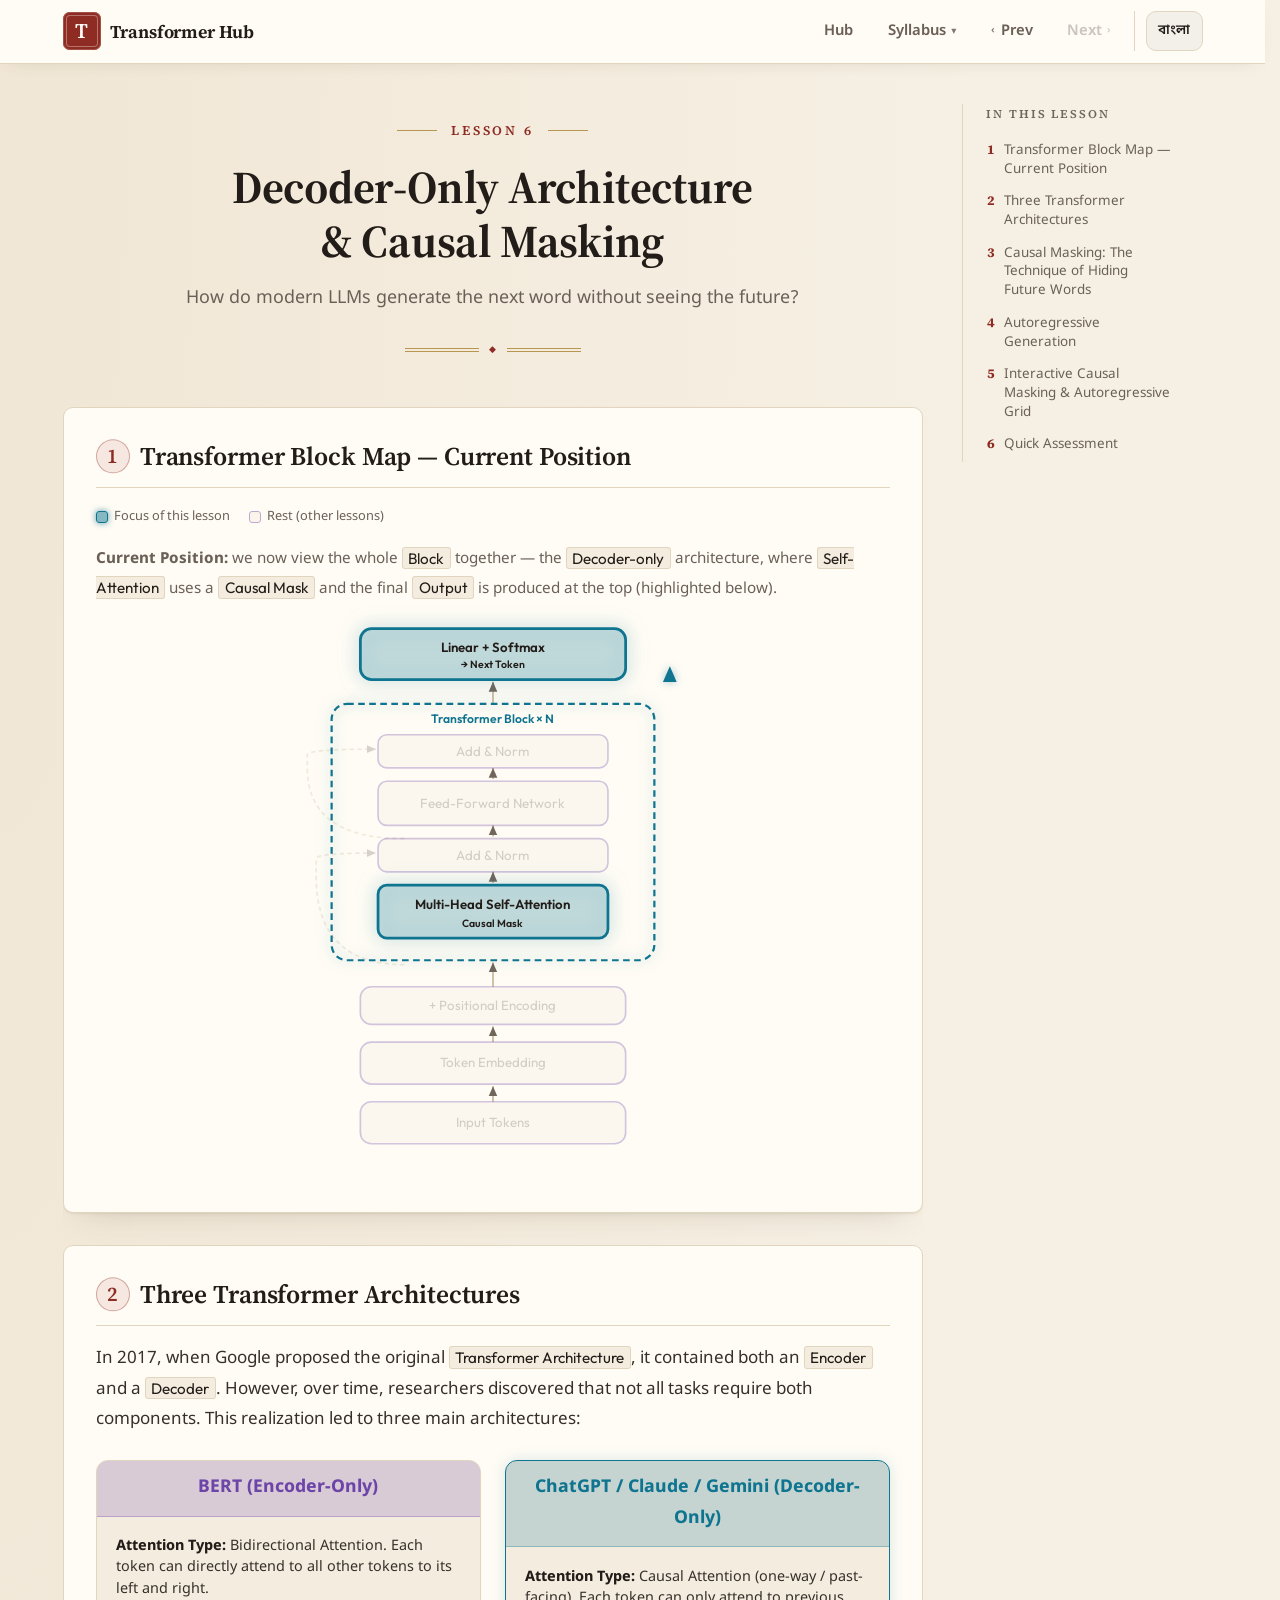
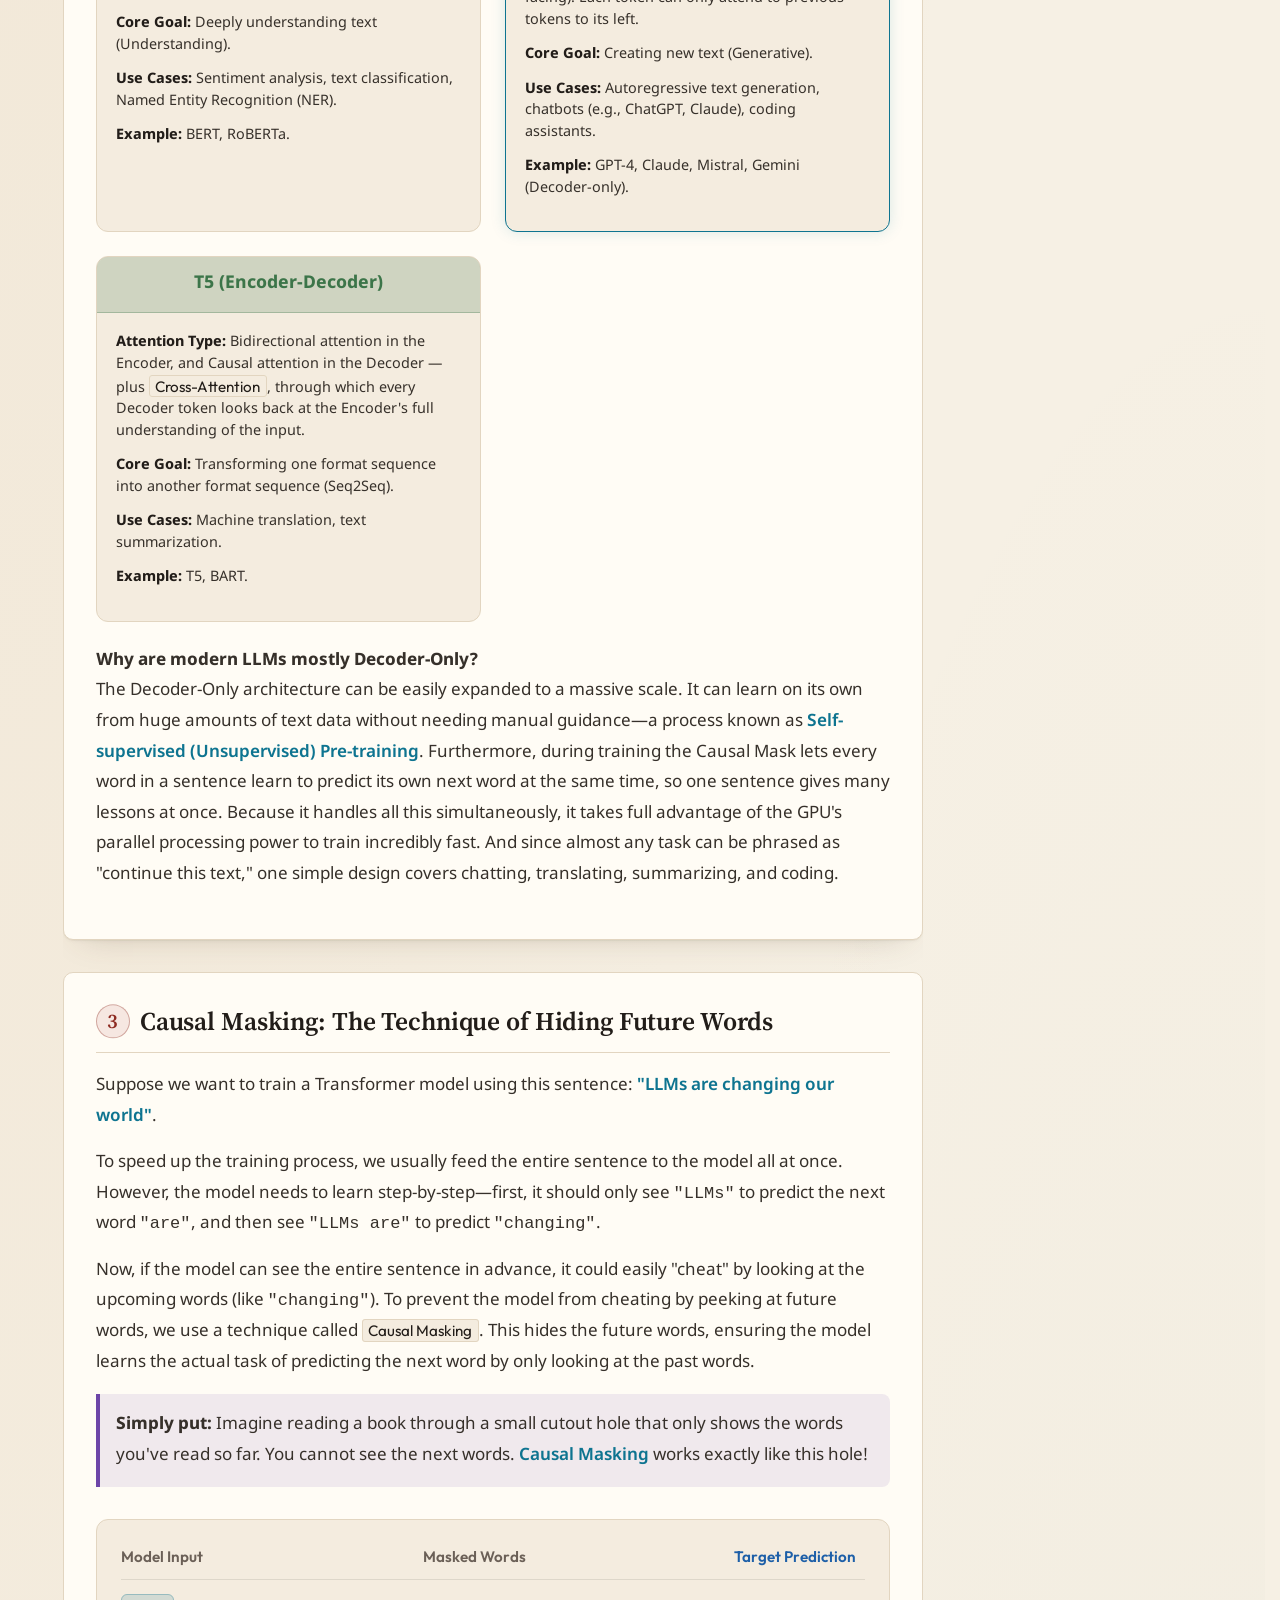
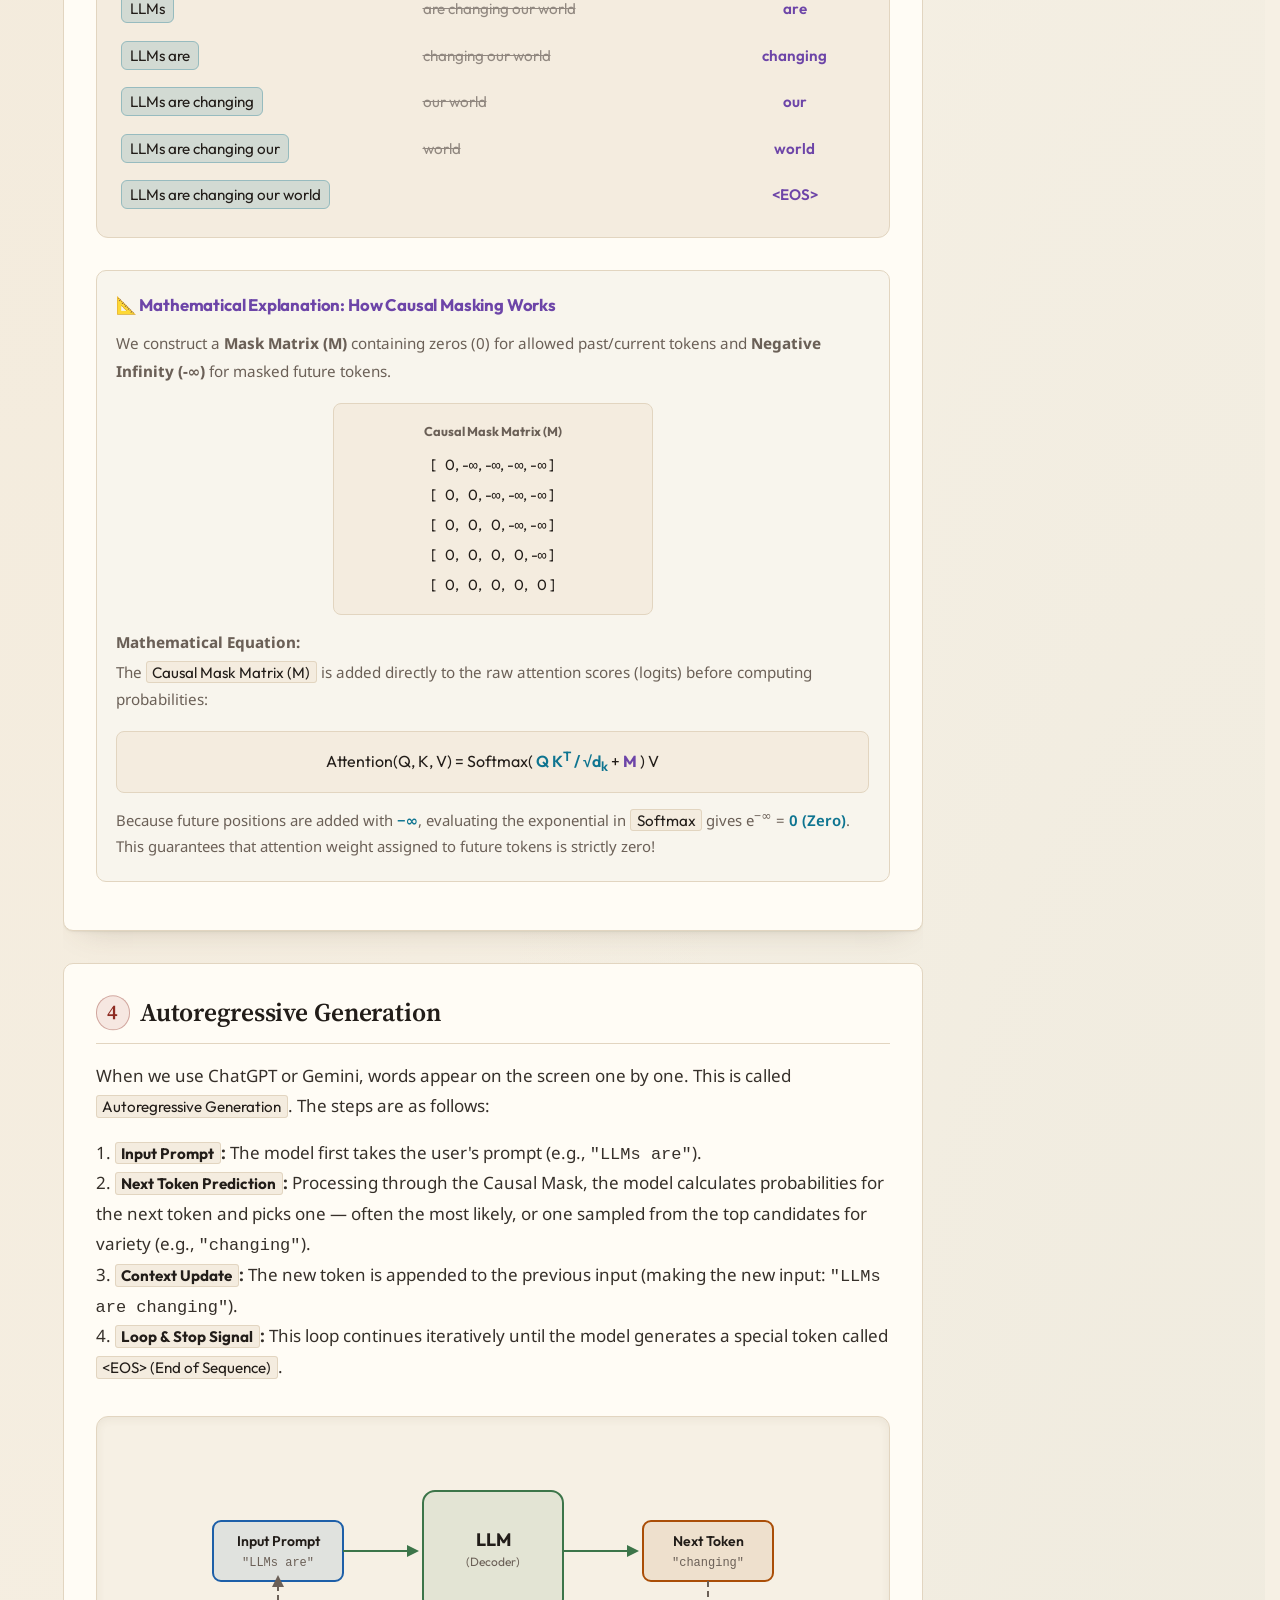
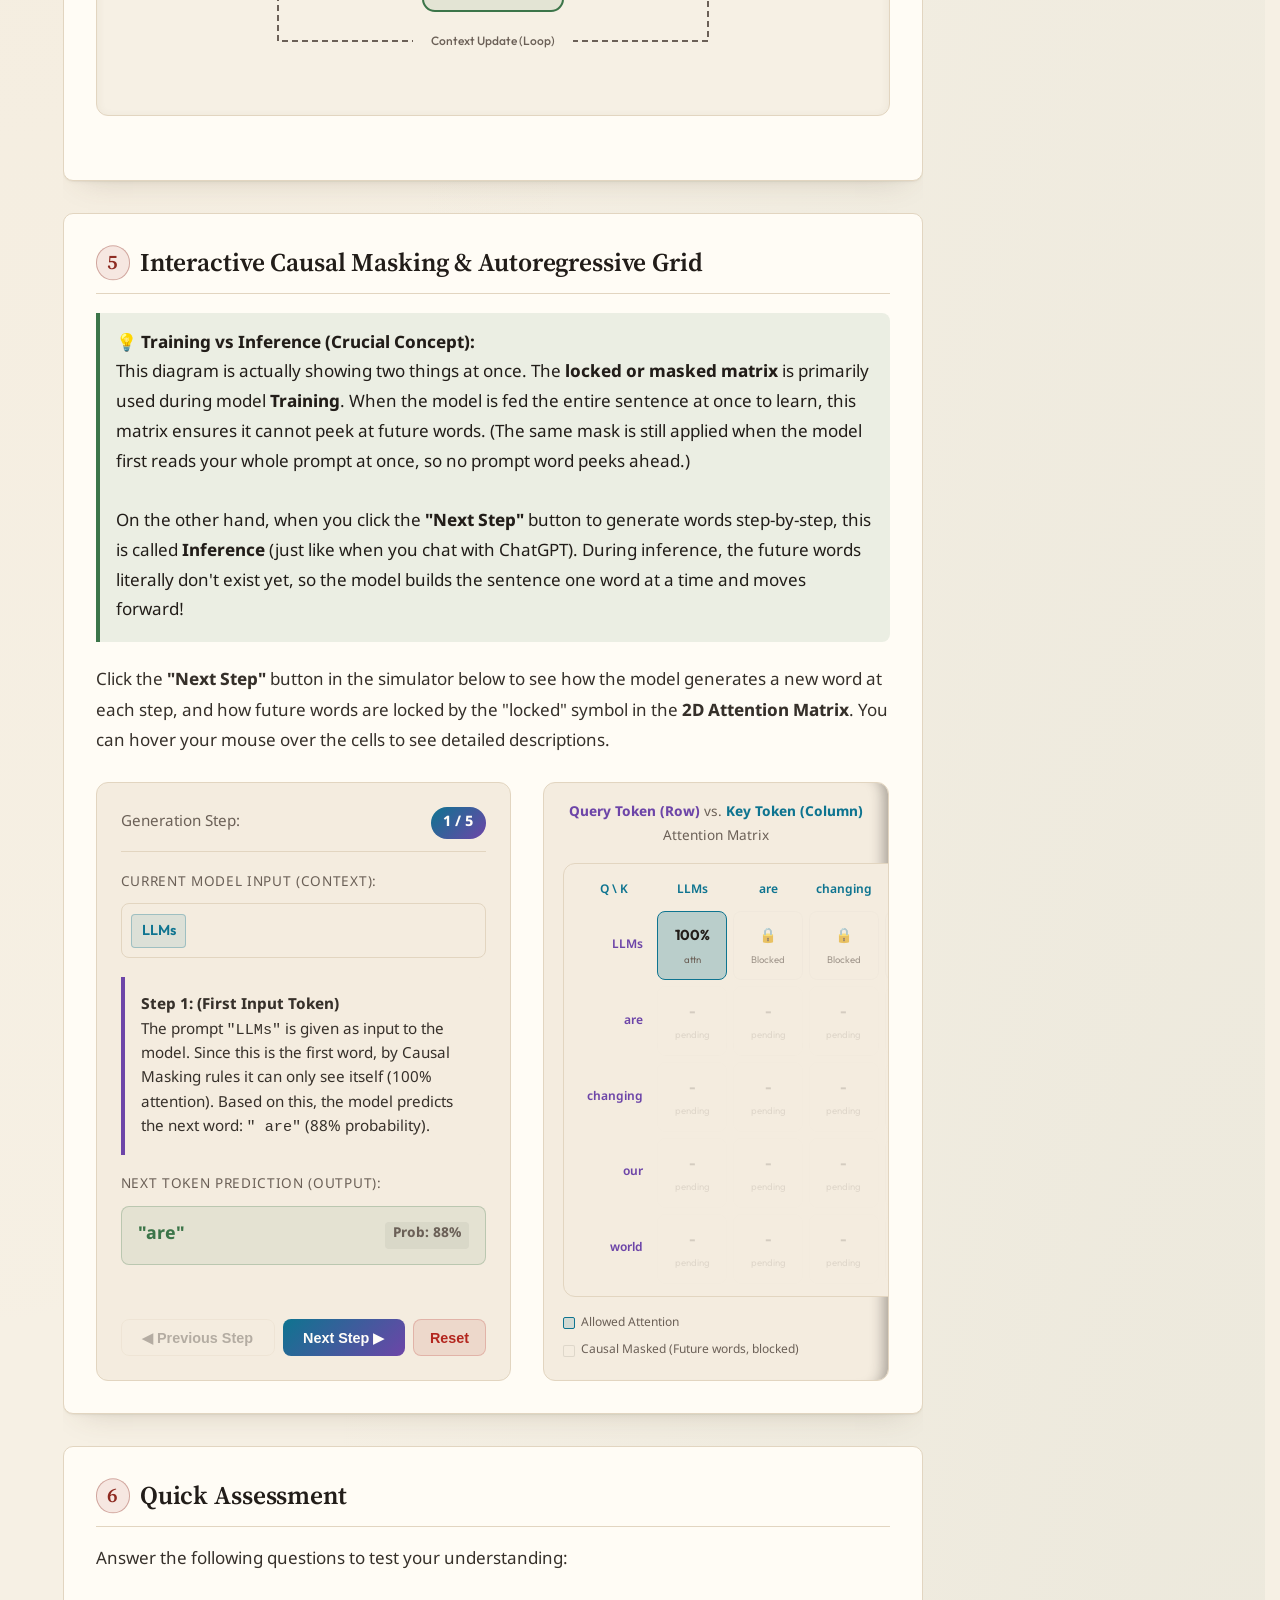
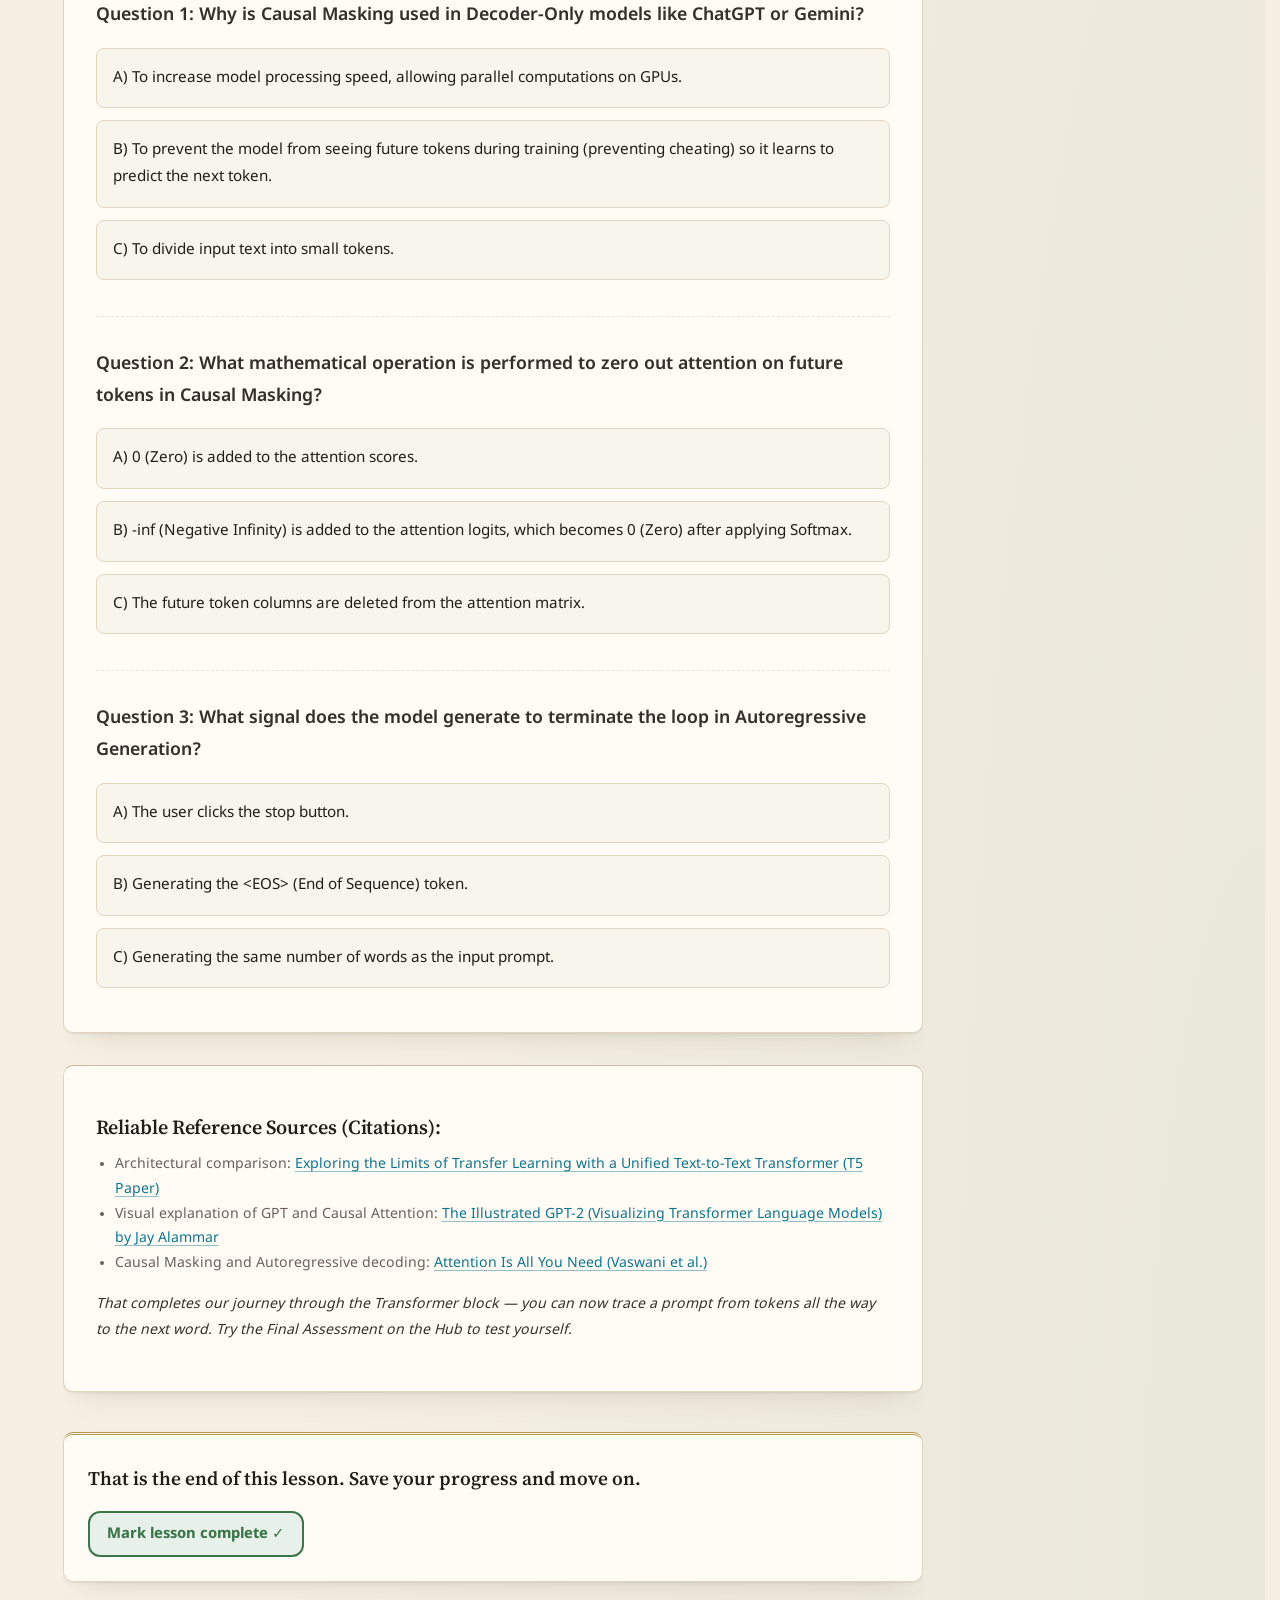
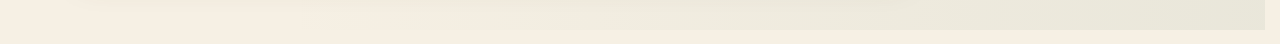
<file: lessons/0006-decoder-only-vs-encoder-decoder-en.html>
<!DOCTYPE html>
<html lang="en">
<head>
    <meta charset="UTF-8">
    <meta name="viewport" content="width=device-width, initial-scale=1.0">
    <title>Lesson 6: Decoder-Only Architecture & Causal Masking</title>
    <link rel="preconnect" href="https://fonts.googleapis.com">
    <link rel="preconnect" href="https://fonts.gstatic.com" crossorigin>
    <link href="https://fonts.googleapis.com/css2?family=Noto+Sans+Bengali:wght@400;500;600;700&family=Outfit:wght@300;400;600;700&display=swap" rel="stylesheet">
    <link rel="stylesheet" href="../assets/theme.css">
    <link rel="stylesheet" href="../assets/site-nav.css">
    <style>

        * {
            box-sizing: border-box;
            margin: 0;
            padding: 0;
        }

        body {
            font-family: var(--font-body);
            background-color: var(--bg-color);
            color: var(--text-primary);
            line-height: 1.75;
            font-size: 1.0625rem;
            padding: 2rem 1rem;
            min-height: 100vh;
            overflow-x: hidden;
            background-image:
                radial-gradient(at 0% 0%, rgba(196,146,86,.10) 0px, transparent 55%),
                radial-gradient(at 100% 100%, rgba(122,148,132,.10) 0px, transparent 55%);
        }

        h1, h2, h3, h4, h5, h6, .badge, .site-nav-brand-name, .sidebar-brand-name {
            font-family: var(--font-heading);
            letter-spacing: -0.01em;
        }

        .container {
            max-width: 860px;
            margin: 0 auto;
            position: relative;
            overflow-x: clip;
        }

        header {
            text-align: center;
            margin-bottom: 3rem;
        }

        .badge {
            background: linear-gradient(135deg, var(--accent-cyan), var(--accent-purple));
            color: var(--text-on-accent);
            padding: 0.3rem 1rem;
            border-radius: 50px;
            font-size: 0.85rem;
            font-weight: 600;
            text-transform: uppercase;
            letter-spacing: 0.05em;
            display: inline-block;
            margin-bottom: 1rem;
        }

        h1 {
            font-size: 2.5rem;
            font-weight: 700;
            margin-bottom: 0.5rem;
            color: var(--text-primary);
        }

        .subtitle {
            color: var(--text-secondary);
            font-size: 1.1rem;
        }

        .card {
            background: var(--card-bg);
            border: 1px solid var(--border-color);
            border-radius: 16px;
            padding: 2rem;
            margin-bottom: 2rem;
            box-shadow: var(--shadow);
        }

        h2 {
            font-size: 1.5rem;
            color: var(--accent-cyan);
            margin-bottom: 1rem;
            border-bottom: 1px solid var(--border-color);
            padding-bottom: 0.5rem;
            display: flex;
            align-items: center;
            gap: 0.5rem;
        }

        p {
            margin-bottom: 1rem;
            line-height: 1.8;
            color: var(--text-body);
        }

        .highlight {
            color: var(--accent-cyan);
            font-weight: 600;
        }

        .tech-term {
            font-family: var(--font-heading);
            background: var(--tint-neutral);
            padding: 0.1rem 0.4rem;
            border-radius: 4px;
            color: var(--text-primary);
            font-size: 0.95rem;
            border: 1px solid var(--border-color);
        }

        /* Comparison Table Styles */
        .arch-comparison-container {
            display: grid;
            grid-template-columns: repeat(auto-fit, minmax(260px, 1fr));
            gap: 1.5rem;
            margin-top: 1.5rem;
        }

        .arch-card {
            background: var(--card-bg-alt);
            border: 1px solid var(--border-color);
            border-radius: 12px;
            overflow: hidden;
            transition: all 0.3s ease;
        }

        .arch-card.active {
            border-color: var(--accent-cyan);
            box-shadow: 0 0 15px rgba(14, 116, 144, 0.15);
            background: var(--card-bg-alt);
        }

        .arch-card-header {
            padding: 0.75rem 1rem;
            font-weight: 700;
            font-size: 1.1rem;
            text-align: center;
        }

        .arch-card-header.encoder-only {
            background: rgba(109, 69, 168, 0.2);
            color: var(--accent-purple);
            border-bottom: 1px solid rgba(109, 69, 168, 0.3);
        }

        .arch-card-header.decoder-only {
            background: rgba(14, 116, 144, 0.2);
            color: var(--accent-cyan);
            border-bottom: 1px solid rgba(14, 116, 144, 0.3);
        }

        .arch-card-header.enc-dec {
            background: rgba(60, 117, 73, 0.2);
            color: var(--accent-green);
            border-bottom: 1px solid rgba(60, 117, 73, 0.3);
        }

        .arch-card-body {
            padding: 1.2rem;
        }

        .arch-card-body ul {
            list-style: none;
            padding: 0;
        }

        .arch-card-body li {
            margin-bottom: 0.8rem;
            font-size: 0.9rem;
            color: var(--text-body);
            line-height: 1.5;
        }

        .arch-card-body li strong {
            color: var(--text-primary);
        }

        /* Simulator Styles */
        .simulator-layout {
            display: grid;
            grid-template-columns: 1fr;
            gap: 2rem;
            margin-top: 1.5rem;
        }

        @media (min-width: 768px) {
            .simulator-layout {
                grid-template-columns: minmax(0, 1.2fr) minmax(0, 1fr);
            }
        }

        .sim-controls {
            display: flex;
            flex-direction: column;
            gap: 1.2rem;
            background: var(--card-bg-alt);
            border: 1px solid var(--border-color);
            padding: 1.5rem;
            border-radius: 12px;
        }

        .step-indicator-container {
            display: flex;
            justify-content: space-between;
            align-items: center;
            border-bottom: 1px solid var(--border-color);
            padding-bottom: 0.8rem;
        }

        .step-label {
            font-size: 0.95rem;
            color: var(--text-secondary);
        }

        .step-number-badge {
            background: linear-gradient(135deg, var(--accent-cyan), var(--accent-purple));
            color: var(--text-on-accent);
            padding: 0.2rem 0.8rem;
            border-radius: 20px;
            font-weight: 700;
            font-size: 0.9rem;
        }

        .context-label, .prediction-label {
            font-size: 0.85rem;
            color: var(--text-secondary);
            margin-bottom: 0.5rem;
            text-transform: uppercase;
            letter-spacing: 0.05em;
        }

        .context-display-tokens {
            display: flex;
            flex-wrap: wrap;
            gap: 0.4rem;
            min-height: 48px;
            background: var(--card-bg-alt);
            border: 1px solid var(--border-color);
            padding: 0.6rem;
            border-radius: 8px;
            align-items: center;
        }

        .sim-token {
            background: rgba(14, 116, 144, 0.1);
            border: 1px solid rgba(14, 116, 144, 0.3);
            color: var(--accent-cyan);
            padding: 0.2rem 0.6rem;
            border-radius: 4px;
            font-family: var(--font-heading);
            font-weight: 600;
            font-size: 0.9rem;
            animation: popIn 0.3s ease;
        }

        .sim-token.newly-added {
            background: rgba(109, 69, 168, 0.2);
            border-color: var(--accent-purple);
            color: var(--accent-purple);
        }

        .explanation-box {
            background: var(--card-bg-alt);
            border-left: 4px solid var(--accent-purple);
            padding: 1rem;
            border-radius: 0 8px 8px 0;
            font-size: 0.95rem;
            color: var(--text-body);
            min-height: 100px;
            line-height: 1.6;
        }

        .prediction-value {
            background: rgba(60, 117, 73, 0.08);
            border: 1px solid rgba(60, 117, 73, 0.25);
            padding: 0.8rem 1rem;
            border-radius: 8px;
            color: var(--accent-green);
            font-weight: 700;
            font-size: 1.1rem;
            display: flex;
            justify-content: space-between;
            align-items: center;
        }

        .prediction-probability {
            font-size: 0.85rem;
            color: var(--text-secondary);
            background: rgba(var(--ink-rgb), 0.05);
            padding: 0.1rem 0.5rem;
            border-radius: 4px;
        }

        .sim-buttons {
            display: flex;
            gap: 0.5rem;
            margin-top: auto;
        }

        .sim-btn {
            padding: 0.6rem 1rem;
            font-size: 0.9rem;
            border-radius: 8px;
            cursor: pointer;
            font-weight: 600;
            transition: all 0.2s;
            border: none;
            flex-grow: 1;
        }

        .primary-btn {
            background: linear-gradient(135deg, var(--accent-cyan), var(--accent-purple));
            color: var(--text-on-accent);
        }

        .secondary-btn {
            background: var(--card-bg-alt);
            color: var(--text-primary);
            border: 1px solid var(--border-color);
        }

        .secondary-btn:disabled {
            opacity: 0.3;
            cursor: not-allowed;
        }

        .reset-btn {
            background: rgba(179, 38, 30, 0.1);
            color: var(--accent-red);
            border: 1px solid rgba(179, 38, 30, 0.2);
            flex-grow: 0;
        }

        .reset-btn:hover {
            background: rgba(179, 38, 30, 0.2);
        }

        .grid-panel {
            display: flex;
            flex-direction: column;
            justify-content: center;
            background: var(--card-bg-alt);
            border: 1px solid var(--border-color);
            padding: 1.2rem;
            border-radius: 12px;
            overflow-x: auto;
            -webkit-overflow-scrolling: touch;
            min-width: 0;
        }

        /* 2D Grid Styles */
        .mask-grid {
            display: grid;
            grid-template-columns: 75px repeat(5, 1fr);
            grid-template-rows: auto repeat(5, 1fr);
            gap: 6px;
            background: var(--card-bg-alt);
            padding: 12px;
            border-radius: 12px;
            border: 1px solid var(--border-color);
            width: 100%;
            max-width: 550px;
            min-width: 480px; /* Prevent grid columns from squishing and breaking text alignment */
            margin: 0 auto;
        }

        .grid-header-cell {
            display: flex;
            justify-content: center;
            align-items: center;
            font-weight: 600;
            font-size: 0.75rem;
            color: var(--accent-cyan);
            padding: 4px;
            text-align: center;
            word-break: break-word;
        }

        .grid-header-cell.y-axis {
            color: var(--accent-purple);
            justify-content: flex-end;
            padding-right: 8px;
            font-size: 0.75rem;
        }

        .grid-cell {
            aspect-ratio: 1;
            display: flex;
            flex-direction: column;
            justify-content: center;
            align-items: center;
            border-radius: 8px;
            font-size: 0.75rem;
            font-family: var(--font-heading);
            position: relative;
            transition: all 0.3s ease;
            cursor: pointer;
            border: 1px solid rgba(var(--ink-rgb), 0.05);
        }

        .grid-cell.active-attention {
            background: rgba(14, 116, 144, 0.15);
            border-color: rgba(14, 116, 144, 0.4);
            color: var(--text-primary);
        }

        .grid-cell.active-attention:hover {
            background: rgba(14, 116, 144, 0.25);
            border-color: var(--accent-cyan);
        }

        .grid-cell.masked {
            background: repeating-linear-gradient(
                45deg,
                var(--card-bg-alt),
                var(--card-bg-alt) 6px,
                var(--card-bg-alt) 6px,
                var(--card-bg-alt) 12px
            );
            border-color: rgba(var(--ink-rgb), 0.02);
            color: var(--text-secondary);
            opacity: 0.6;
        }

        .grid-cell.masked:hover {
            opacity: 0.9;
            border-color: rgba(179, 38, 30, 0.4);
        }

        .grid-cell.inactive-row {
            opacity: 0.15;
            pointer-events: none;
        }

        .grid-cell .percentage {
            font-size: 0.9rem;
            font-weight: 700;
            margin-bottom: 2px;
        }

        .grid-cell .label {
            font-size: 0.6rem;
            color: var(--text-secondary);
        }

        /* Tooltip style */
        .cell-tooltip {
            position: absolute;
            bottom: 110%;
            left: 50%;
            transform: translateX(-50%);
            background: var(--card-bg-alt);
            border: 1px solid var(--border-color);
            padding: 8px 12px;
            border-radius: 6px;
            width: 200px;
            font-size: 0.75rem;
            color: var(--text-primary);
            z-index: 10;
            pointer-events: none;
            opacity: 0;
            visibility: hidden;
            transition: all 0.2s ease;
            box-shadow: 0 4px 12px rgba(90, 70, 45, .07);
            text-align: left;
            line-height: 1.4;
        }

        .grid-cell:hover .cell-tooltip {
            opacity: 1;
            visibility: visible;
        }

        /* Quiz Styles */
        .quiz-question {
            margin-bottom: 2rem;
            border-bottom: 1px dashed rgba(var(--ink-rgb), 0.1);
            padding-bottom: 1.5rem;
        }

        .quiz-question:last-child {
            border-bottom: none;
            padding-bottom: 0;
            margin-bottom: 0;
        }

        .quiz-option {
            display: block;
            background: rgba(var(--ink-rgb), 0.03);
            border: 1px solid var(--border-color);
            padding: 1rem;
            border-radius: 8px;
            margin-bottom: 0.75rem;
            cursor: pointer;
            transition: all 0.2s;
            font-size: 0.95rem;
        }

        .quiz-option:hover {
            background: rgba(var(--ink-rgb), 0.08);
            border-color: var(--accent-cyan);
        }

        .quiz-option.correct {
            background: rgba(60, 117, 73, 0.15);
            border-color: var(--accent-green);
        }

        .quiz-option.incorrect {
            background: rgba(179, 38, 30, 0.15);
            border-color: var(--accent-red);
        }

        .quiz-feedback {
            margin-top: 1rem;
            padding: 1rem;
            border-radius: 8px;
            display: none;
            font-weight: 600;
        }

        .quiz-feedback.success {
            background: rgba(60, 117, 73, 0.1);
            color: var(--accent-green);
            border: 1px solid rgba(60, 117, 73, 0.2);
            display: block;
        }

        .quiz-feedback.error {
            background: rgba(179, 38, 30, 0.1);
            color: var(--accent-red);
            border: 1px solid rgba(179, 38, 30, 0.2);
            display: block;
        }

        /* Citations */
        .citations {
            font-size: 0.9rem;
            color: var(--text-secondary);
            border-top: 1px solid var(--border-color);
            padding-top: 1rem;
            margin-top: 2rem;
        }

        .citations a {
            color: var(--accent-cyan);
            text-decoration: none;
        }

        .citations a:hover {
            text-decoration: underline;
        }

        footer {
            text-align: center;
            margin-top: 4rem;
            color: var(--text-secondary);
            font-size: 0.85rem;
        }

        @keyframes popIn {
            from { transform: scale(0.9); opacity: 0; }
            to { transform: scale(1); opacity: 1; }
        }




























        /* Simulator controls and causal grids custom overrides (Lesson 6) */

















        
        
        


        

        

        /* Transitions */
        *, *::before, *::after {
            transition: background-color 0.3s ease, border-color 0.3s ease, color 0.3s ease, box-shadow 0.3s ease;
        }

        /* ===== Cross-device: responsive, touch, accessibility & performance ===== */
        /* Fluid hero heading so it scales down on small screens */
        h1 {
            font-size: clamp(1.6rem, 5vw, 2.5rem);
        }

        /* Visible keyboard-focus indicator */
        a:focus-visible,
        button:focus-visible,
        select:focus-visible,
        input:focus-visible,
        [tabindex]:focus-visible,
        .quiz-option:focus-visible {
            outline: 2px solid var(--accent-cyan);
            outline-offset: 2px;
        }

        /* Touch & small-screen layout (mobile-first priority) */
        @media (max-width: 768px) {
            body {
                padding: 1.25rem 0.85rem;
            }
            .container {
                max-width: 100%;
            }
            .card {
                padding: 1.25rem;
            }
            .simulator {
                padding: 1rem;
            }
            .sim-input-group {
                flex-direction: column;
            }
            /* Comfortable touch targets */
            .tab-btn,
            .quiz-option,
            select,
            button {
                min-height: 44px;
            }
            .card,
            .simulator {
            }
        }

        /* Respect users who prefer reduced motion */
        @media (prefers-reduced-motion: reduce) {
            *, *::before, *::after {
                animation-duration: 0.001ms !important;
                animation-iteration-count: 1 !important;
                transition-duration: 0.001ms !important;
                scroll-behavior: auto !important;
            }
        }

        /* per-lesson overflow fix */
        /* Attention matrix scrolls horizontally; panels shrink on phones */
        @media (max-width: 767px) {
            .sim-controls { min-width: 0; }
        }
    
        /* ===== Shared Site Navbar ===== */

    
/* tb-map styles */
.tb-architecture-map .tb-map-svg {
    width: 100%; max-width: 420px; height: auto; display: block;
    margin: 0.5rem auto 1rem; overflow: visible;
}
.tb-map-svg text { text-anchor: middle; font-family: var(--font-heading); font-size: 12px; }
.tb-map-svg .tb-sub { font-size: 9.5px; }
.tb-node rect, .tb-node circle {
    fill: var(--card-bg-alt); stroke: var(--accent-purple); stroke-width: 1.5;
    transition: all 0.35s ease;
}
.tb-node text { fill: var(--text-secondary); transition: all 0.35s ease; }
.tb-node.active rect, .tb-node.active circle {
    fill: rgba(14, 116, 144, 0.18); stroke: var(--accent-cyan); stroke-width: 2.5;
    filter: drop-shadow(0 0 8px rgba(14, 116, 144, 0.55));
}
.tb-node.active text { fill: var(--text-primary); font-weight: 600; }
.tb-node.dim { opacity: 0.3; }
.tb-block .tb-block-outline {
    fill: none; stroke: rgba(109, 69, 168, 0.45); stroke-width: 1.5;
    stroke-dasharray: 6 4; transition: all 0.35s ease;
}
.tb-block .tb-block-label { fill: var(--accent-purple); font-size: 11px; font-weight: 600; transition: all 0.35s ease; }
.tb-block.active .tb-block-outline { stroke: var(--accent-cyan); stroke-width: 2; filter: drop-shadow(0 0 6px rgba(14, 116, 144, 0.5)); }
.tb-block.active .tb-block-label { fill: var(--accent-cyan); }
.tb-block.dim { opacity: 0.3; }
.tb-flow { fill: none; stroke: var(--border-strong); stroke-width: 1.6; }
.tb-skip {
    fill: none; stroke: var(--border-strong); stroke-width: 1.5; stroke-dasharray: 4 3;
    transition: all 0.35s ease;
}
.tb-skip.active { stroke: var(--accent-green); stroke-width: 2.2; filter: drop-shadow(0 0 5px rgba(60, 117, 73, 0.55)); }
.tb-skip.dim { opacity: 0.28; }
.tb-map-caption { font-size: 0.95rem; color: var(--text-secondary); margin-bottom: 0; }
.tb-map-legend { display: flex; gap: 1.2rem; flex-wrap: wrap; font-size: 0.8rem; color: var(--text-secondary); margin: 0.2rem 0 1rem; }
.tb-map-legend span { display: inline-flex; align-items: center; gap: 0.4rem; }
.tb-legend-dot { width: 12px; height: 12px; border-radius: 3px; display: inline-block; }
.tb-legend-active { background: rgba(14, 116, 144, 0.5); box-shadow: 0 0 6px rgba(14, 116, 144, 0.7); border: 1px solid var(--accent-cyan); }
.tb-legend-rest { background: var(--card-bg-alt); border: 1px solid var(--accent-purple); opacity: 0.45; }

.tb-main-flow {
    stroke-dasharray: 8 6;
    animation: flow-up 1s linear infinite;
    filter: drop-shadow(0 0 4px rgba(14, 116, 144, 0.4));
}
@keyframes flow-up {
    to { stroke-dashoffset: -14; }
}


        /* ===== Mobile interactives (phones & tablets) =====
           Desktop (>900px) is untouched; see docs/AGENTS.md. */
        .cell-detail { display: none; }
        @media (hover: none) {
            /* No hover on touch: a tapped cell's explanation shows in a line
               under the grid instead of a clipped floating tooltip. */
            .grid-cell .cell-tooltip { display: none; }
            .grid-cell.tapped { outline: 2px solid var(--accent-cyan); outline-offset: 1px; }
            .cell-detail.show {
                display: block;
                margin-top: 0.75rem;
                padding: 0.6rem 0.8rem;
                border-left: 3px solid var(--accent-cyan);
                border-radius: 0 8px 8px 0;
                background: var(--tint-cyan);
                color: var(--text-primary);
                font-size: 0.88rem;
                line-height: 1.5;
            }
        }
        @media (max-width: 900px) {
            /* Attention matrix fits its panel instead of scrolling sideways. */
            .grid-panel { padding: 0.75rem; }
            .mask-grid {
                min-width: 0;
                grid-template-columns: 56px repeat(5, minmax(0, 1fr));
                gap: 4px;
                padding: 6px;
            }
            .grid-header-cell { font-size: 0.62rem; padding: 2px 0; word-break: normal; white-space: nowrap; }
            .grid-header-cell.y-axis { font-size: 0.68rem; padding-right: 4px; }
            .grid-cell .percentage { font-size: 0.8rem; }
            .grid-cell .label { font-size: 0.6rem; }
        }
        @media (max-width: 600px) {
            /* Prev / Next side by side, Reset underneath: labels stop wrapping
               into three cramped lines. */
            .sim-controls { padding: 1rem; }
            .sim-buttons { display: grid; grid-template-columns: 1fr 1fr; }
            .sim-buttons .reset-btn { grid-column: 1 / -1; }

            /* Masking table: fits the screen instead of a 500px scroller. */
            .masking-diagram { padding: 0.85rem !important; font-size: 0.85rem !important; }
            .masking-diagram > div { min-width: 0 !important; }
            .masking-diagram [style*="width: 140px"] { width: 72px !important; }
            .masking-diagram [style*="flex: 1.5"] { min-width: 0; overflow-wrap: anywhere; }

            /* Autoregressive loop sketch: fills the width (viewBox cropped by
               site-nav.js) with labels big enough to read. */
            .diagram-container { padding: 0.5rem !important; }
            .diagram-container > svg { width: 100%; height: auto; }
            svg:has(#arrow-ar) text[font-size="14"] { font-size: 20px; }
            svg:has(#arrow-ar) text[font-size="12"] { font-size: 17px; }
            svg:has(#arrow-ar) text[font-size="18"] { font-size: 26px; }
        }
        </style>
</head>
<body>
    <!-- ===== Shared Site Navbar (auto-configured from URL) ===== -->
    <nav class="site-nav" id="site-nav" aria-label="Site navigation">
        <div class="site-nav-inner">
            <a class="site-nav-brand" href="../index.html">
                <span class="site-nav-logo">T</span>
                <span class="site-nav-brand-name">Transformer Hub</span>
            </a>
            <div class="site-nav-menu" id="siteNavMenu">
                <a class="site-nav-link" href="../index.html"><span data-bn="হাব" data-en="Hub">Hub</span></a>
                <div class="site-nav-dropdown" id="siteNavDropdown">
                    <button class="site-nav-link" id="syllabusBtn" type="button" aria-haspopup="true" aria-expanded="false">
                        <span data-bn="সিলেবাস" data-en="Syllabus">Syllabus</span>
                        <span class="site-nav-caret">▾</span>
                    </button>
                    <ul class="site-nav-dropdown-menu" id="syllabusMenu"></ul>
                </div>
                <div class="site-nav-pager">
                    <a class="site-nav-link" id="prevLessonBtn" rel="prev"><span class="site-nav-caret">‹</span> <span data-bn="আগের" data-en="Prev">Prev</span></a>
                    <a class="site-nav-link" id="nextLessonBtn" rel="next"><span data-bn="পরের" data-en="Next">Next</span> <span class="site-nav-caret">›</span></a>
                </div>
                <div class="site-nav-controls">
                    <button class="site-nav-icon-btn" id="langToggleBtn" type="button" title="Switch language"><span id="langToggleLabel">EN</span></button>
                </div>
            </div>
        </div>
    </nav>
    <div class="container">
<header>
            <span class="badge">Lesson 6</span>
            <h1>Decoder-Only Architecture & Causal Masking</h1>
            <p class="subtitle">How do modern LLMs generate the next word without seeing the future?</p>
        </header>

        <!-- Transformer Block Map -->
        <div class="card tb-architecture-map">
            <h2>Transformer Block Map — Current Position</h2>
            <div class="tb-map-legend"><span><i class="tb-legend-dot tb-legend-active"></i> Focus of this lesson</span><span><i class="tb-legend-dot tb-legend-rest"></i> Rest (other lessons)</span></div>
            <p class="tb-map-caption"><strong>Current Position:</strong> we now view the whole <span class="tech-term">Block</span> together — the <span class="tech-term">Decoder-only</span> architecture, where <span class="tech-term">Self-Attention</span> uses a <span class="tech-term">Causal Mask</span> and the final <span class="tech-term">Output</span> is produced at the top (highlighted below).</p>
            <svg class="tb-map-svg" viewBox="0 0 380 500" role="img" aria-label="Transformer block architecture map">
  <defs>
    <marker id="tb-arrow" viewBox="0 0 10 10" refX="8" refY="5" markerWidth="7" markerHeight="7" orient="auto-start-reverse">
      <path d="M0 1.5 L8 5 L0 8.5 z" fill="var(--text-muted)"/>
    </marker>
    <linearGradient id="flow-gradient" x1="0%" y1="100%" x2="0%" y2="0%">
      <stop offset="0%" stop-color="var(--accent-purple)" />
      <stop offset="100%" stop-color="var(--accent-cyan)" />
    </linearGradient>
    <marker id="tb-arrow-main" viewBox="0 0 10 10" refX="8" refY="5" markerWidth="6" markerHeight="6" orient="auto-start-reverse">
      <path d="M0 1.5 L8 5 L0 8.5 z" fill="var(--accent-cyan)"/>
    </marker>
  </defs>

  <!-- Main flow arrow -->
  <line class="tb-main-flow" x1="350" y1="460" x2="350" y2="50" stroke="url(#flow-gradient)" stroke-width="3" marker-end="url(#tb-arrow-main)"/>

  <!-- flow arrows (bottom -> top) -->
  <line class="tb-flow" x1="190" y1="444" x2="190" y2="430" marker-end="url(#tb-arrow)"/>
  <line class="tb-flow" x1="190" y1="390" x2="190" y2="376" marker-end="url(#tb-arrow)"/>
  <line class="tb-flow" x1="190" y1="340" x2="190" y2="318" marker-end="url(#tb-arrow)"/>
  <line class="tb-flow" x1="190" y1="246" x2="190" y2="236" marker-end="url(#tb-arrow)"/>
  <line class="tb-flow" x1="190" y1="204" x2="190" y2="194" marker-end="url(#tb-arrow)"/>
  <line class="tb-flow" x1="190" y1="152" x2="190" y2="142" marker-end="url(#tb-arrow)"/>
  <line class="tb-flow" x1="190" y1="84"  x2="190" y2="64"  marker-end="url(#tb-arrow)"/>

  <!-- residual / skip connections -->
  <path class="tb-skip dim" d="M 110 320 Q 30 320 30 240 L 30 224 Q 30 219 84 219" marker-end="url(#tb-arrow)"/>
  <path class="tb-skip dim" d="M 110 206 Q 22 206 22 142 L 22 130 Q 22 125 84 125" marker-end="url(#tb-arrow)"/>

  <!-- output -->
  <g class="tb-node active">
    <rect x="70" y="16" width="240" height="46" rx="10"/>
    <text x="190" y="37">Linear + Softmax</text>
    <text x="190" y="52" class="tb-sub">&#8594; Next Token</text>
  </g>

  <!-- transformer block container -->
  <g class="tb-block active">
    <rect class="tb-block-outline" x="44" y="84" width="292" height="232" rx="14"/>
    <text class="tb-block-label" x="190" y="101">Transformer Block &#215; N</text>
  </g>

  <!-- add & norm (after FFN) -->
  <g class="tb-node dim">
    <rect x="86" y="112" width="208" height="30" rx="8"/>
    <text x="190" y="131">Add &amp; Norm</text>
  </g>
  <!-- feed-forward network -->
  <g class="tb-node dim">
    <rect x="86" y="154" width="208" height="40" rx="8"/>
    <text x="190" y="178">Feed-Forward Network</text>
  </g>
  <!-- add & norm (after attention) -->
  <g class="tb-node dim">
    <rect x="86" y="206" width="208" height="30" rx="8"/>
    <text x="190" y="225">Add &amp; Norm</text>
  </g>
  <!-- multi-head self-attention -->
  <g class="tb-node active">
    <rect x="86" y="248" width="208" height="48" rx="8"/>
    <text x="190" y="270">Multi-Head Self-Attention</text>
    <text x="190" y="286" class="tb-sub">Causal Mask</text>
  </g>

  <!-- positional encoding -->
  <g class="tb-node dim">
    <rect x="70" y="340" width="240" height="34" rx="10"/>
    <text x="190" y="361">+ Positional Encoding</text>
  </g>
  <!-- token embedding -->
  <g class="tb-node dim">
    <rect x="70" y="390" width="240" height="38" rx="10"/>
    <text x="190" y="413">Token Embedding</text>
  </g>
  <!-- input tokens -->
  <g class="tb-node dim">
    <rect x="70" y="444" width="240" height="38" rx="10"/>
    <text x="190" y="467">Input Tokens</text>
  </g>
</svg>
        </div>


        <!-- Section 1: Intro and Comparison -->
        <div class="card">
            <h2>Three Transformer Architectures</h2>
            <p>In 2017, when Google proposed the original <span class="tech-term">Transformer Architecture</span>, it contained both an <span class="tech-term">Encoder</span> and a <span class="tech-term">Decoder</span>. However, over time, researchers discovered that not all tasks require both components. This realization led to three main architectures:</p>
            
            <div class="arch-comparison-container">
                <!-- BERT -->
                <div class="arch-card">
                    <div class="arch-card-header encoder-only">BERT (Encoder-Only)</div>
                    <div class="arch-card-body">
                        <ul>
                            <li><strong>Attention Type:</strong> Bidirectional Attention. Each token can directly attend to all other tokens to its left and right.</li>
                            <li><strong>Core Goal:</strong> Deeply understanding text (Understanding).</li>
                            <li><strong>Use Cases:</strong> Sentiment analysis, text classification, Named Entity Recognition (NER).</li>
                            <li><strong>Example:</strong> BERT, RoBERTa.</li>
                        </ul>
                    </div>
                </div>
                
                <!-- ChatGPT / Claude / Gemini -->
                <div class="arch-card active">
                    <div class="arch-card-header decoder-only">ChatGPT / Claude / Gemini (Decoder-Only)</div>
                    <div class="arch-card-body">
                        <ul>
                            <li><strong>Attention Type:</strong> Causal Attention (one-way / past-facing). Each token can only attend to previous tokens to its left.</li>
                            <li><strong>Core Goal:</strong> Creating new text (Generative).</li>
                            <li><strong>Use Cases:</strong> Autoregressive text generation, chatbots (e.g., ChatGPT, Claude), coding assistants.</li>
                            <li><strong>Example:</strong> GPT-4, Claude, Mistral, Gemini (Decoder-only).</li>
                        </ul>
                    </div>
                </div>

                <!-- T5 -->
                <div class="arch-card">
                    <div class="arch-card-header enc-dec">T5 (Encoder-Decoder)</div>
                    <div class="arch-card-body">
                        <ul>
                            <li><strong>Attention Type:</strong> Bidirectional attention in the Encoder, and Causal attention in the Decoder — plus <span class="tech-term">Cross-Attention</span>, through which every Decoder token looks back at the Encoder's full understanding of the input.</li>
                            <li><strong>Core Goal:</strong> Transforming one format sequence into another format sequence (Seq2Seq).</li>
                            <li><strong>Use Cases:</strong> Machine translation, text summarization.</li>
                            <li><strong>Example:</strong> T5, BART.</li>
                        </ul>
                    </div>
                </div>
            </div>
            
            <p style="margin-top: 1.5rem;"><strong>Why are modern LLMs mostly Decoder-Only?</strong><br>The Decoder-Only architecture can be easily expanded to a massive scale. It can learn on its own from huge amounts of text data without needing manual guidance—a process known as <span class="highlight">Self-supervised (Unsupervised) Pre-training</span>. Furthermore, during training the Causal Mask lets every word in a sentence learn to predict its own next word at the same time, so one sentence gives many lessons at once. Because it handles all this simultaneously, it takes full advantage of the GPU's parallel processing power to train incredibly fast. And since almost any task can be phrased as "continue this text," one simple design covers chatting, translating, summarizing, and coding.</p>
        </div>

        <!-- Section 2: Causal Masking -->
        <div class="card">
            <h2>Causal Masking: The Technique of Hiding Future Words</h2>
            <p>Suppose we want to train a Transformer model using this sentence: <span class="highlight">"LLMs are changing our world"</span>.</p>
            <p>To speed up the training process, we usually feed the entire sentence to the model all at once. However, the model needs to learn step-by-step—first, it should only see <code>"LLMs"</code> to predict the next word <code>"are"</code>, and then see <code>"LLMs are"</code> to predict <code>"changing"</code>.</p>
            <p>Now, if the model can see the entire sentence in advance, it could easily "cheat" by looking at the upcoming words (like <code>"changing"</code>). To prevent the model from cheating by peeking at future words, we use a technique called <span class="tech-term">Causal Masking</span>. This hides the future words, ensuring the model learns the actual task of predicting the next word by only looking at the past words.</p>
            <p style="background: rgba(109, 69, 168, 0.1); border-left: 4px solid var(--accent-purple); padding: 1rem; border-radius: 0 8px 8px 0; margin-top: 1rem;"><strong>Simply put:</strong> Imagine reading a book through a small cutout hole that only shows the words you've read so far. You cannot see the next words. <span class="highlight">Causal Masking</span> works exactly like this hole!</p>
            
            <div class="masking-diagram" style="margin: 2rem 0; font-family: 'Outfit', monospace; font-size: 0.95rem; background: var(--card-bg-alt); padding: 1.5rem; border-radius: 12px; border: 1px solid var(--border-color); overflow-x: auto;">
                <div style="display: flex; flex-direction: column; gap: 12px; min-width: 500px;">
                    <div style="display: flex; align-items: center; border-bottom: 1px solid rgba(var(--ink-rgb),0.1); padding-bottom: 8px; font-weight: 600; color: var(--text-secondary);">
                        <div style="flex: 1.5;">Model Input</div>
                        <div style="flex: 1.5;">Masked Words</div>
                        <div style="width: 140px; text-align: center; color: var(--accent-blue);">Target Prediction</div>
                    </div>
                    
                    <div style="display: flex; align-items: center; padding: 4px 0;">
                        <div style="flex: 1.5; color: var(--text-primary);"><span style="background: rgba(14, 116, 144, 0.15); padding: 4px 8px; border-radius: 6px; border: 1px solid rgba(14, 116, 144, 0.3);">LLMs</span></div>
                        <div style="flex: 1.5; color: var(--text-ghost); text-decoration: line-through; text-decoration-color: var(--text-ghost);">are changing our world</div>
                        <div style="width: 140px; text-align: center; font-weight: 600; color: var(--accent-purple);">are</div>
                    </div>
                    
                    <div style="display: flex; align-items: center; padding: 4px 0;">
                        <div style="flex: 1.5; color: var(--text-primary);"><span style="background: rgba(14, 116, 144, 0.15); padding: 4px 8px; border-radius: 6px; border: 1px solid rgba(14, 116, 144, 0.3);">LLMs are</span></div>
                        <div style="flex: 1.5; color: var(--text-ghost); text-decoration: line-through; text-decoration-color: var(--text-ghost);">changing our world</div>
                        <div style="width: 140px; text-align: center; font-weight: 600; color: var(--accent-purple);">changing</div>
                    </div>
                    
                    <div style="display: flex; align-items: center; padding: 4px 0;">
                        <div style="flex: 1.5; color: var(--text-primary);"><span style="background: rgba(14, 116, 144, 0.15); padding: 4px 8px; border-radius: 6px; border: 1px solid rgba(14, 116, 144, 0.3);">LLMs are changing</span></div>
                        <div style="flex: 1.5; color: var(--text-ghost); text-decoration: line-through; text-decoration-color: var(--text-ghost);">our world</div>
                        <div style="width: 140px; text-align: center; font-weight: 600; color: var(--accent-purple);">our</div>
                    </div>
                    
                    <div style="display: flex; align-items: center; padding: 4px 0;">
                        <div style="flex: 1.5; color: var(--text-primary);"><span style="background: rgba(14, 116, 144, 0.15); padding: 4px 8px; border-radius: 6px; border: 1px solid rgba(14, 116, 144, 0.3);">LLMs are changing our</span></div>
                        <div style="flex: 1.5; color: var(--text-ghost); text-decoration: line-through; text-decoration-color: var(--text-ghost);">world</div>
                        <div style="width: 140px; text-align: center; font-weight: 600; color: var(--accent-purple);">world</div>
                    </div>
                    
                    <div style="display: flex; align-items: center; padding: 4px 0;">
                        <div style="flex: 1.5; color: var(--text-primary);"><span style="background: rgba(14, 116, 144, 0.15); padding: 4px 8px; border-radius: 6px; border: 1px solid rgba(14, 116, 144, 0.3);">LLMs are changing our world</span></div>
                        <div style="flex: 1.5; color: var(--text-ghost);"></div>
                        <div style="width: 140px; text-align: center; font-weight: 600; color: var(--accent-purple);">&lt;EOS&gt;</div>
                    </div>
                </div>
            </div>
            
            <div class="note-card" style="margin-top: 1.5rem; margin-bottom: 1rem; background: rgba(var(--ink-rgb),0.03); border: 1px solid var(--border-color); padding: 1.2rem; border-radius: 10px;">
                <h4 style="color: var(--accent-purple); margin-top: 0; margin-bottom: 0.8rem; font-size: 1.05rem; display: flex; align-items: center; gap: 0.5rem;">
                    📐 Mathematical Explanation: How Causal Masking Works
                </h4>
                <p style="font-size: 0.95rem; color: var(--text-secondary); margin-bottom: 1rem;">
                    We construct a <strong>Mask Matrix (M)</strong> containing zeros (0) for allowed past/current tokens and <strong>Negative Infinity (-&infin;)</strong> for masked future tokens.
                </p>
                <div style="display: flex; justify-content: center; margin: 1rem 0;">
                    <div style="font-family: 'Outfit', monospace; background: var(--card-bg-alt); padding: 1rem 1.2rem; border-radius: 8px; border: 1px solid var(--border-color); display: inline-block; width: 100%; max-width: 320px;">
                        <div style="color: var(--text-secondary); font-size: 0.8rem; margin-bottom: 0.6rem; text-align: center; font-weight: bold;">Causal Mask Matrix (M)</div>
                        <div style="display: flex; flex-direction: column; gap: 4px; font-size: 0.93rem; align-items: center;">
                            <div>[ &nbsp; 0, -&infin;, -&infin;, -&infin;, -&infin; ]</div>
                            <div>[ &nbsp; 0, &nbsp; 0, -&infin;, -&infin;, -&infin; ]</div>
                            <div>[ &nbsp; 0, &nbsp; 0, &nbsp; 0, -&infin;, -&infin; ]</div>
                            <div>[ &nbsp; 0, &nbsp; 0, &nbsp; 0, &nbsp; 0, -&infin; ]</div>
                            <div>[ &nbsp; 0, &nbsp; 0, &nbsp; 0, &nbsp; 0, &nbsp; 0 ]</div>
                        </div>
                    </div>
                </div>

                <p style="font-size: 0.95rem; color: var(--text-secondary); margin-top: 1rem;">
                    <strong>Mathematical Equation:</strong><br>
                    The <span class="tech-term">Causal Mask Matrix (M)</span> is added directly to the raw attention scores (logits) before computing probabilities:
                </p>
                
                <div style="background: var(--card-bg-alt); padding: 0.8rem; border-radius: 8px; border: 1px solid var(--border-color); font-family: 'Outfit', monospace; text-align: center; font-size: 1rem; margin: 0.8rem 0;">
                    Attention(Q, K, V) = Softmax( <span class="highlight">Q K<sup>T</sup> / &radic;d<sub>k</sub></span> + <span style="color: var(--accent-purple); font-weight: bold;">M</span> ) V
                </div>
                
                <p style="font-size: 0.93rem; color: var(--text-secondary); margin: 0;">
                    Because future positions are added with <span class="highlight">&minus;&infin;</span>, evaluating the exponential in <span class="tech-term">Softmax</span> gives e<sup>&minus;&infin;</sup> = <span class="highlight">0 (Zero)</span>. This guarantees that attention weight assigned to future tokens is strictly zero!
                </p>
            </div>
        </div>

        <!-- Section 3: Autoregressive Generation -->
        <div class="card">
            <h2>Autoregressive Generation</h2>
            <p>When we use ChatGPT or Gemini, words appear on the screen one by one. This is called <span class="tech-term">Autoregressive Generation</span>. The steps are as follows:</p>
            <p>
                1. <strong><span class="tech-term">Input Prompt</span>:</strong> The model first takes the user's prompt (e.g., <code>"LLMs are"</code>).<br>
                2. <strong><span class="tech-term">Next Token Prediction</span>:</strong> Processing through the Causal Mask, the model calculates probabilities for the next token and picks one — often the most likely, or one sampled from the top candidates for variety (e.g., <code>"changing"</code>).<br>
                3. <strong><span class="tech-term">Context Update</span>:</strong> The new token is appended to the previous input (making the new input: <code>"LLMs are changing"</code>).<br>
                4. <strong><span class="tech-term">Loop & Stop Signal</span>:</strong> This loop continues iteratively until the model generates a special token called <span class="tech-term">&lt;EOS&gt; (End of Sequence)</span>.
            </p>

            <div class="diagram-container" style="display: flex; justify-content: center; margin: 2rem 0; padding: 1.5rem; background: var(--bg-color); border-radius: 12px; border: 1px solid var(--border-color); box-shadow: inset 0 2px 10px rgba(90, 70, 45, .07);">
                <svg width="600" height="250" viewBox="0 0 600 250" data-mobile-viewbox="10 42 580 178" xmlns="http://www.w3.org/2000/svg">
                    <defs>
                        <marker id="arrow-ar-en" viewBox="0 0 10 10" refX="5" refY="5" markerWidth="6" markerHeight="6" orient="auto-start-reverse">
                            <path d="M 0 0 L 10 5 L 0 10 z" fill="var(--primary-color, var(--accent-green))" />
                        </marker>
                        <marker id="arrow-ar-loop-en" viewBox="0 0 10 10" refX="5" refY="5" markerWidth="6" markerHeight="6" orient="auto-start-reverse">
                            <path d="M 0 0 L 10 5 L 0 10 z" fill="var(--text-secondary, var(--text-muted))" />
                        </marker>
                    </defs>

                    <!-- Input Box -->
                    <rect x="20" y="80" width="130" height="60" rx="8" fill="rgba(29, 95, 168, 0.1)" stroke="var(--accent-blue)" stroke-width="2" />
                    <text x="85" y="105" fill="var(--text-primary, var(--text-primary))" font-family="Outfit, sans-serif" font-size="14" font-weight="600" text-anchor="middle">Input Prompt</text>
                    <text x="85" y="125" fill="var(--text-secondary, var(--text-muted))" font-family="monospace" font-size="12" text-anchor="middle">"LLMs are"</text>

                    <!-- Arrow 1 -->
                    <path d="M 150 110 L 220 110" stroke="var(--primary-color, var(--accent-green))" stroke-width="2" fill="none" marker-end="url(#arrow-ar-en)" />

                    <!-- Model Box -->
                    <rect x="230" y="50" width="140" height="120" rx="12" fill="rgba(60, 117, 73, 0.1)" stroke="var(--accent-green)" stroke-width="2" />
                    <text x="300" y="105" fill="var(--text-primary, var(--text-primary))" font-family="Outfit, sans-serif" font-size="18" font-weight="700" text-anchor="middle">LLM</text>
                    <text x="300" y="125" fill="var(--text-secondary, var(--text-muted))" font-family="Outfit, sans-serif" font-size="12" text-anchor="middle">(Decoder)</text>

                    <!-- Arrow 2 -->
                    <path d="M 370 110 L 440 110" stroke="var(--primary-color, var(--accent-green))" stroke-width="2" fill="none" marker-end="url(#arrow-ar-en)" />

                    <!-- Output Token Box -->
                    <rect x="450" y="80" width="130" height="60" rx="8" fill="rgba(170, 78, 7, 0.1)" stroke="var(--accent-orange)" stroke-width="2" />
                    <text x="515" y="105" fill="var(--text-primary, var(--text-primary))" font-family="Outfit, sans-serif" font-size="14" font-weight="600" text-anchor="middle">Next Token</text>
                    <text x="515" y="125" fill="var(--text-secondary, var(--text-muted))" font-family="monospace" font-size="12" text-anchor="middle">"changing"</text>

                    <!-- Loop Path -->
                    <path d="M 515 140 L 515 200 L 85 200 L 85 140" stroke="var(--text-secondary, var(--border-strong))" stroke-width="2" stroke-dasharray="6,4" fill="none" marker-end="url(#arrow-ar-loop-en)" />
                    
                    <!-- Loop Text Background -->
                    <rect x="220" y="190" width="160" height="20" fill="var(--bg-color)" />
                    <!-- Loop Text -->
                    <text x="300" y="204" fill="var(--text-secondary, var(--text-muted))" font-family="Outfit, sans-serif" font-size="12" font-weight="500" text-anchor="middle">Context Update (Loop)</text>
                </svg>
            </div>
        </div>

        <!-- Interactive simulator card -->
        <div class="card">
            <h2>Interactive Causal Masking & Autoregressive Grid</h2>
            <div style="background: rgba(60, 117, 73, 0.1); border-left: 4px solid var(--accent-green); padding: 1rem; border-radius: 0 8px 8px 0; margin-bottom: 1.5rem;">
                <strong>💡 Training vs Inference (Crucial Concept):</strong><br>
                This diagram is actually showing two things at once. The <strong>locked or masked matrix</strong> is primarily used during model <strong>Training</strong>. When the model is fed the entire sentence at once to learn, this matrix ensures it cannot peek at future words. (The same mask is still applied when the model first reads your whole prompt at once, so no prompt word peeks ahead.)<br><br>
                On the other hand, when you click the <strong>"Next Step"</strong> button to generate words step-by-step, this is called <strong>Inference</strong> (just like when you chat with ChatGPT). During inference, the future words literally don't exist yet, so the model builds the sentence one word at a time and moves forward!
            </div>
            <p>Click the <strong>"Next Step"</strong> button in the simulator below to see how the model generates a new word at each step, and how future words are locked by the "locked" symbol in the <strong>2D Attention Matrix</strong>. You can hover your mouse over the cells to see detailed descriptions.</p>

            <div class="simulator-layout">
                <!-- Control panel -->
                <div class="sim-controls">
                    <div class="step-indicator-container">
                        <span class="step-label">Generation Step:</span>
                        <span id="step-number" class="step-number-badge">1 / 5</span>
                    </div>
                    
                    <div class="context-container">
                        <div class="context-label">Current Model Input (Context):</div>
                        <div id="context-display" class="context-display-tokens">
                            <!-- JS will inject tokens here -->
                        </div>
                    </div>

                    <div class="explanation-box" id="step-explanation">
                        <!-- JS will inject explanation here -->
                    </div>

                    <div class="prediction-box">
                        <div class="prediction-label">Next Token Prediction (Output):</div>
                        <div id="prediction-display-box" class="prediction-value">
                            <!-- JS will inject prediction here -->
                        </div>
                    </div>

                    <div class="sim-buttons">
                        <button id="prev-btn" class="sim-btn secondary-btn" disabled>◀ Previous Step</button>
                        <button id="next-btn" class="sim-btn primary-btn">Next Step ▶</button>
                        <button id="reset-btn" class="sim-btn reset-btn">Reset</button>
                    </div>
                </div>

                <!-- Grid Visualizer -->
                <div class="grid-panel">
                    <div style="text-align: center; margin-bottom: 0.8rem; font-size: 0.85rem; color: var(--text-secondary);">
                        <span style="color: var(--accent-purple); font-weight: bold;">Query Token (Row)</span> vs. <span style="color: var(--accent-cyan); font-weight: bold;">Key Token (Column)</span> Attention Matrix
                    </div>
                    
                    <div class="mask-grid" id="causal-grid">
                        <!-- Grid cells will be dynamically generated by JS -->
                    </div>
                    
                    <div style="display: flex; flex-direction: column; gap: 0.4rem; justify-content: center; margin-top: 1rem; font-size: 0.75rem; color: var(--text-secondary);">
                        <div style="display: flex; align-items: center; gap: 6px;">
                            <span style="display: inline-block; width: 12px; height: 12px; background: rgba(14, 116, 144, 0.15); border: 1px solid var(--accent-cyan); border-radius: 2px;"></span>
                            <span>Allowed Attention</span>
                        </div>
                        <div style="display: flex; align-items: center; gap: 6px;">
                            <span style="display: inline-block; width: 12px; height: 12px; background: repeating-linear-gradient(45deg, var(--card-bg-alt), var(--card-bg-alt) 3px, var(--card-bg-alt) 3px, var(--card-bg-alt) 6px); border: 1px solid rgba(var(--ink-rgb),0.1); border-radius: 2px;"></span>
                            <span>Causal Masked (Future words, blocked)</span>
                        </div>
                    </div>
                </div>
            </div>
        </div>

        <!-- Quiz Card -->
        <div class="card">
            <h2>Quick Assessment</h2>
            <p>Answer the following questions to test your understanding:</p>
            
            <div style="margin-top: 1.5rem;">
                
                <!-- Question 1 -->
                <div class="quiz-question">
                    <p style="font-weight: 600; font-size: 1.1rem; margin-bottom: 1rem;">Question 1: Why is Causal Masking used in Decoder-Only models like ChatGPT or Gemini?</p>
                    <div class="quiz-option" onclick="checkAnswer(1, this, false, 'Sorry! Parallel processing on GPUs comes from the Transformer itself; the mask\'s job is not speed but stopping the model from peeking at future words during that parallel training.')">
                        A) To increase model processing speed, allowing parallel computations on GPUs.
                    </div>
                    <div class="quiz-option" onclick="checkAnswer(1, this, true, 'Excellent! Causal Masking hides future words so that the model learns the correct strategy of predicting the next token using only preceding ones.')">
                        B) To prevent the model from seeing future tokens during training (preventing cheating) so it learns to predict the next token.
                    </div>
                    <div class="quiz-option" onclick="checkAnswer(1, this, false, 'Incorrect! This is the job of the Tokenization step and has nothing to do with Causal Masking.')">
                        C) To divide input text into small tokens.
                    </div>
                    <div class="quiz-feedback"></div>
                </div>

                <!-- Question 2 -->
                <div class="quiz-question">
                    <p style="font-weight: 600; font-size: 1.1rem; margin-bottom: 1rem;">Question 2: What mathematical operation is performed to zero out attention on future tokens in Causal Masking?</p>
                    <div class="quiz-option" onclick="checkAnswer(2, this, false, 'Incorrect! Adding 0 to the attention score doesn\'t change it, so attention won\'t be zero.')">
                        A) 0 (Zero) is added to the attention scores.
                    </div>
                    <div class="quiz-option" onclick="checkAnswer(2, this, true, 'Amazing! Adding -inf to attention logits causes Softmax to calculate e^(-inf) as 0, completely shutting off attention.')">
                        B) -inf (Negative Infinity) is added to the attention logits, which becomes 0 (Zero) after applying Softmax.
                    </div>
                    <div class="quiz-option" onclick="checkAnswer(2, this, false, 'Sorry! We do not delete columns directly; we add a mask matrix.')">
                        C) The future token columns are deleted from the attention matrix.
                    </div>
                    <div class="quiz-feedback"></div>
                </div>

                <!-- Question 3 -->
                <div class="quiz-question">
                    <p style="font-weight: 600; font-size: 1.1rem; margin-bottom: 1rem;">Question 3: What signal does the model generate to terminate the loop in Autoregressive Generation?</p>
                    <div class="quiz-option" onclick="checkAnswer(3, this, false, 'Incorrect! The model generates text fully automatically and decides when to stop on its own.')">
                        A) The user clicks the stop button.
                    </div>
                    <div class="quiz-option" onclick="checkAnswer(3, this, true, 'Exactly correct! When the model predicts the special &amp;lt;EOS&amp;gt; (End of Sequence) token as the next token, the generation loop terminates automatically.')">
                        B) Generating the &lt;EOS&gt; (End of Sequence) token.
                    </div>
                    <div class="quiz-option" onclick="checkAnswer(3, this, false, 'Incorrect! Although there is a maximum sequence length limit, architecturally, the termination is driven by generating a stop token.')">
                        C) Generating the same number of words as the input prompt.
                    </div>
                    <div class="quiz-feedback"></div>
                </div>

            </div>
        </div>

        <!-- Resources & Citations -->
        <div class="card citations">
            <h3>Reliable Reference Sources (Citations):</h3>
            <ul style="margin-top: 0.5rem; padding-left: 1.2rem;">
                <li>Architectural comparison: <a href="https://arxiv.org/abs/1910.10683" target="_blank">Exploring the Limits of Transfer Learning with a Unified Text-to-Text Transformer (T5 Paper)</a></li>
                <li>Visual explanation of GPT and Causal Attention: <a href="https://jalammar.github.io/illustrated-gpt2/" target="_blank">The Illustrated GPT-2 (Visualizing Transformer Language Models) by Jay Alammar</a></li>
                <li>Causal Masking and Autoregressive decoding: <a href="https://arxiv.org/abs/1706.03762" target="_blank">Attention Is All You Need (Vaswani et al.)</a></li>
            </ul>
            <p style="margin-top: 1rem; font-style: italic;">That completes our journey through the Transformer block — you can now trace a prompt from tokens all the way to the next word. Try the Final Assessment on the Hub to test yourself.</p>
        </div>

    </div>

    <script>
        const tokens = ["LLMs", " are", " changing", " our", " world"];
        const attnMatrix = [
            [100, 0, 0, 0, 0],
            [75, 25, 0, 0, 0],
            [20, 50, 30, 0, 0],
            [10, 15, 60, 15, 0],
            [15, 5, 25, 15, 40]
        ];

        let currentStep = 1;

        function updateSimulator() {
            // 1. Update step number badge
            document.getElementById('step-number').innerText = `${currentStep} / 5`;
            
            // 2. Update context display
            const contextDiv = document.getElementById('context-display');
            contextDiv.innerHTML = tokens.slice(0, currentStep).map((tok, idx) => {
                const isNew = (idx === currentStep - 1 && currentStep > 1);
                return `<span class="sim-token ${isNew ? 'newly-added' : ''}">${tok.trim()}</span>`;
            }).join('');

            // 3. Update prediction display
            const predDiv = document.getElementById('prediction-display-box');
            if (currentStep < 5) {
                predDiv.innerHTML = `
                    <span>"${tokens[currentStep].trim()}"</span>
                    <span class="prediction-probability">Prob: ${[88, 76, 62, 92][currentStep - 1]}%</span>
                `;
            } else {
                predDiv.innerHTML = `
                    <span>"&lt;EOS&gt;"</span>
                    <span class="prediction-probability" style="background: var(--accent-green); color: black;">End of Sequence</span>
                `;
            }

            // 4. Update explanation box
            const explanations = [
                `<strong>Step 1: (First Input Token)</strong><br>The prompt <code>"LLMs"</code> is given as input to the model. Since this is the first word, by Causal Masking rules it can only see itself (100% attention). Based on this, the model predicts the next word: <code>" are"</code> (88% probability).`,
                `<strong>Step 2: (First Predicted Token Appended)</strong><br>The previously generated word <code>" are"</code> is now appended to the input, making it <code>"LLMs are"</code>. Look at the second row (Query: " are"); it can see the previous word <code>"LLMs"</code> and itself, but future tokens are masked. The model predicts: <code>" changing"</code> (76% probability).`,
                `<strong>Step 3: (Second Predicted Token Appended)</strong><br>The input is now <code>"LLMs are changing"</code>. The third Query token <code>" changing"</code> can attend to the preceding tokens <code>"LLMs"</code> and <code>" are"</code>. In this example, it gives the highest importance to <code>" are"</code> (50%). The model outputs: <code>" our"</code> (62% probability).`,
                `<strong>Step 4: (Third Predicted Token Appended)</strong><br>The input is now <code>"LLMs are changing our"</code>. The fourth Query token <code>" our"</code> attends to its preceding 3 tokens, with the majority of attention on <code>" changing"</code> (60%). The model predicts: <code>" world"</code> (92% probability).`,
                `<strong>Step 5: (Generation Complete)</strong><br>Our target sentence has been generated: <code>"LLMs are changing our world"</code>. The final Query token <code>" world"</code> can attend to all tokens in the sentence. Finally, the model predicts the special <code>"&lt;EOS&gt;"</code> (End of Sequence) token, ending the generation loop.`
            ];
            document.getElementById('step-explanation').innerHTML = explanations[currentStep - 1];

            // 5. Enable/Disable buttons
            document.getElementById('prev-btn').disabled = (currentStep === 1);
            document.getElementById('next-btn').disabled = (currentStep === 5);

            // 6. Render Grid
            renderGrid();
        }

        function renderGrid() {
            const gridDiv = document.getElementById('causal-grid');
            gridDiv.innerHTML = '';

            // Add Top-Left Corner Header Cell
            const corner = document.createElement('div');
            corner.className = 'grid-header-cell';
            corner.innerHTML = 'Q \\ K';
            gridDiv.appendChild(corner);

            // Add Column Headers (Keys)
            for (let j = 0; j < 5; j++) {
                const header = document.createElement('div');
                header.className = 'grid-header-cell';
                header.innerText = tokens[j].trim();
                gridDiv.appendChild(header);
            }

            // Add Rows
            for (let i = 0; i < 5; i++) {
                // Row Label (Query)
                const rowLabel = document.createElement('div');
                rowLabel.className = 'grid-header-cell y-axis';
                rowLabel.innerText = tokens[i].trim();
                gridDiv.appendChild(rowLabel);

                // Grid Cells for this row
                for (let j = 0; j < 5; j++) {
                    const cell = document.createElement('div');
                    
                    // Check state
                    const isInactiveRow = (i >= currentStep);
                    const isMasked = (j > i);

                    if (isInactiveRow) {
                        cell.className = 'grid-cell inactive-row';
                        cell.innerHTML = `
                            <span class="percentage">-</span>
                            <span class="label">pending</span>
                            <div class="cell-tooltip">This step hasn't started yet.</div>
                        `;
                    } else if (isMasked) {
                        cell.className = 'grid-cell masked';
                        cell.innerHTML = `
                            <span class="percentage">🔒</span>
                            <span class="label">Blocked</span>
                            <div class="cell-tooltip">This is a future word. The model cannot see it yet, so it is blocked.</div>
                        `;
                    } else {
                        const attnVal = attnMatrix[i][j];
                        cell.className = 'grid-cell active-attention';
                        // Highlight current active row's cells with a slight effect
                        if (i === currentStep - 1) {
                            cell.style.background = 'rgba(14, 116, 144, 0.25)';
                            cell.style.borderColor = 'var(--accent-cyan)';
                        }
                        cell.innerHTML = `
                            <span class="percentage">${attnVal}%</span>
                            <span class="label">attn</span>
                            <div class="cell-tooltip">While '${tokens[i].trim()}' (Query) helps predict the next word, it pays ${attnVal}% attention to the word '${tokens[j].trim()}'.</div>
                        `;
                    }
                    gridDiv.appendChild(cell);
                }
            }
        }

        // Button Event Listeners
        document.getElementById('next-btn').addEventListener('click', () => {
            if (currentStep < 5) {
                currentStep++;
                updateSimulator();
            }
        });

        document.getElementById('prev-btn').addEventListener('click', () => {
            if (currentStep > 1) {
                currentStep--;
                updateSimulator();
            }
        });

        document.getElementById('reset-btn').addEventListener('click', () => {
            currentStep = 1;
            updateSimulator();
        });

        // Touch screens have no hover: tapping a cell shows its tooltip text in
        // a line under the grid (mouse users keep the hover tooltip).
        (function () {
            const grid = document.getElementById('causal-grid');
            if (!grid) return;
            const detail = document.createElement('div');
            detail.className = 'cell-detail';
            detail.setAttribute('aria-live', 'polite');
            grid.insertAdjacentElement('afterend', detail);
            grid.addEventListener('click', (e) => {
                const cell = e.target.closest('.grid-cell');
                const tip = cell && cell.querySelector('.cell-tooltip');
                if (!tip) return;
                grid.querySelectorAll('.grid-cell.tapped').forEach(c => c.classList.remove('tapped'));
                cell.classList.add('tapped');
                detail.textContent = tip.textContent.trim();
                detail.classList.add('show');
            });
            ['next-btn', 'prev-btn', 'reset-btn'].forEach(id => {
                document.getElementById(id).addEventListener('click', () => {
                    detail.classList.remove('show');
                    detail.textContent = '';
                });
            });
        })();

        // Initialize on load
        window.addEventListener('DOMContentLoaded', () => {
            updateSimulator();
        });

        // Quiz checking logic
        function checkAnswer(questionNum, element, isCorrect, feedback) {
            // Find the parent container or options list for this question
            const questionCard = element.closest('.quiz-question');
            const options = questionCard.querySelectorAll('.quiz-option');
            
            // Clear previous states for this question only
            options.forEach(opt => {
                opt.classList.remove('correct', 'incorrect');
            });

            const feedbackBox = questionCard.querySelector('.quiz-feedback');
            feedbackBox.className = 'quiz-feedback';

            if (isCorrect) {
                element.classList.add('correct');
                feedbackBox.classList.add('success');
                feedbackBox.innerHTML = feedback;
            } else {
                element.classList.add('incorrect');
                feedbackBox.classList.add('error');
                feedbackBox.innerHTML = feedback;
            }
        }


    </script>

    <!-- Shared lesson manifest + navigation controller (see assets/) -->
    <script src="../assets/lessons.js"></script>
    <script src="../assets/site-nav.js"></script>
</body>
</html>
</file>
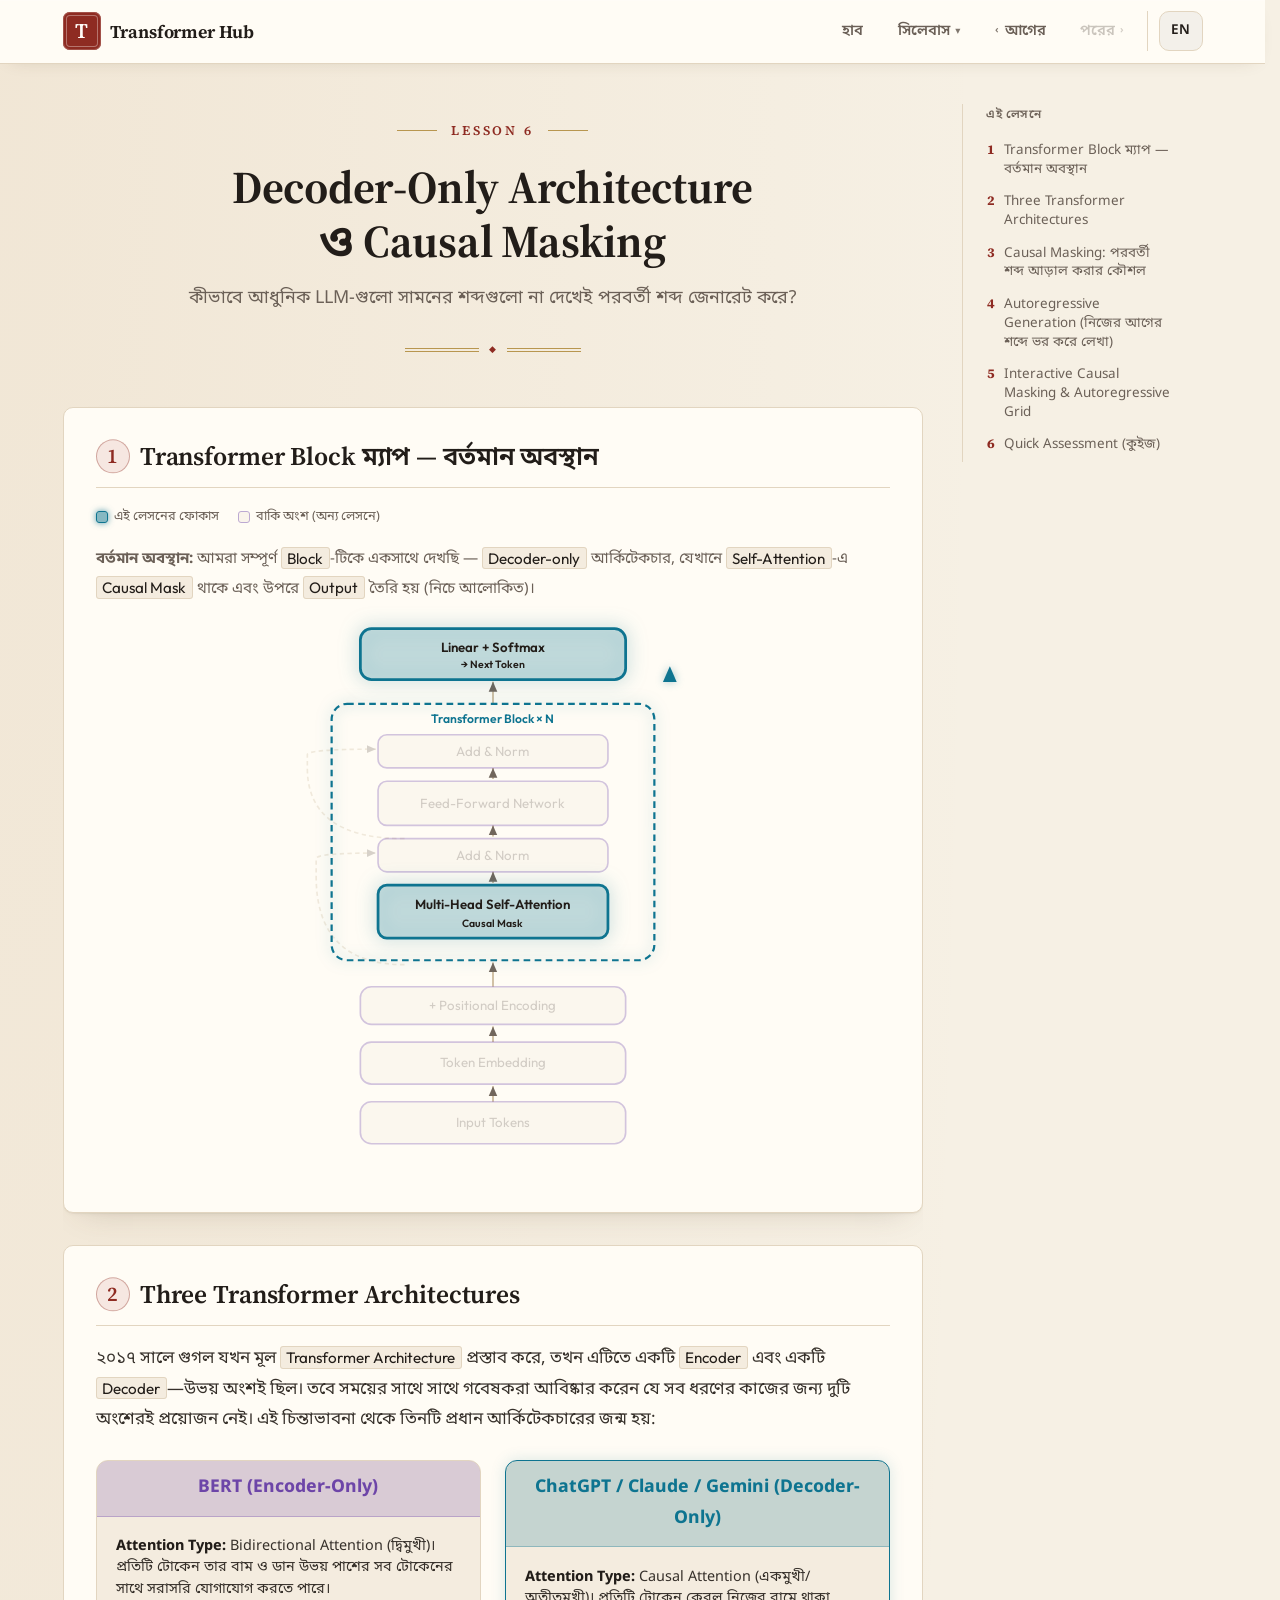
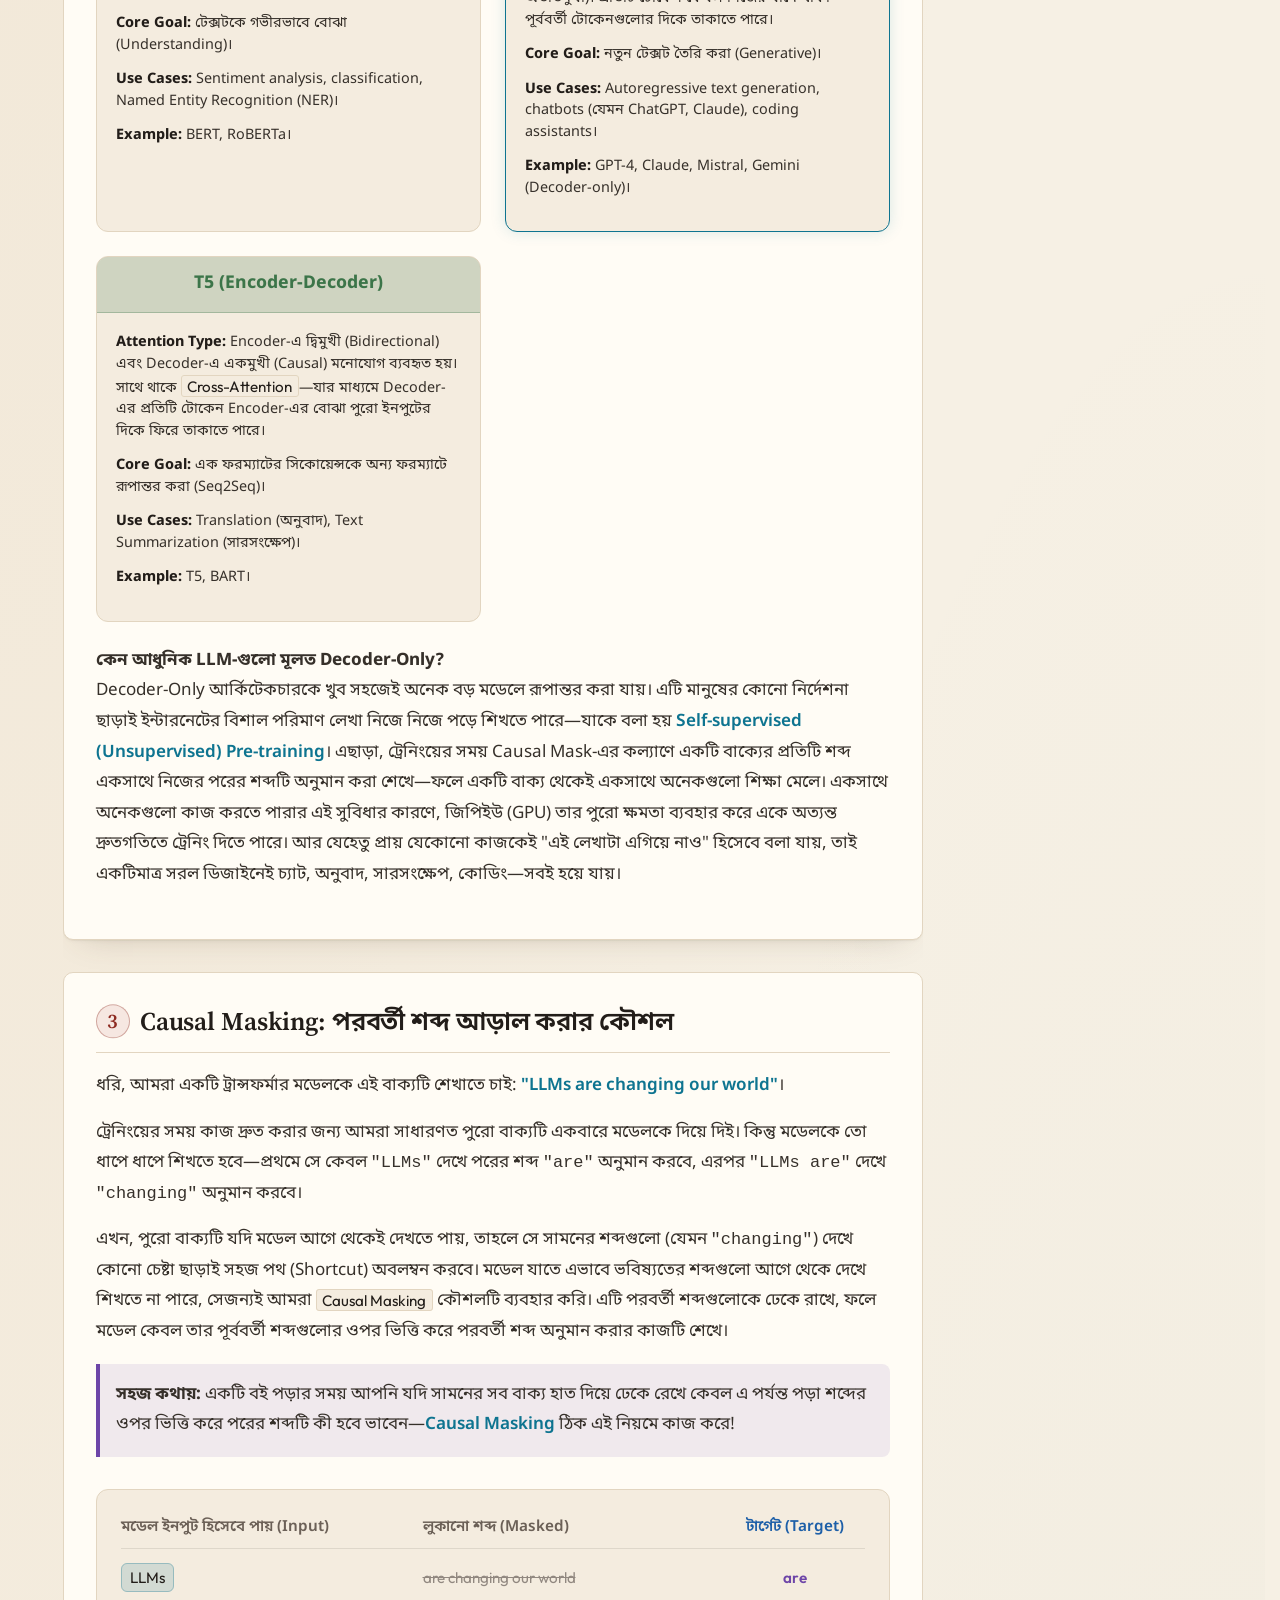
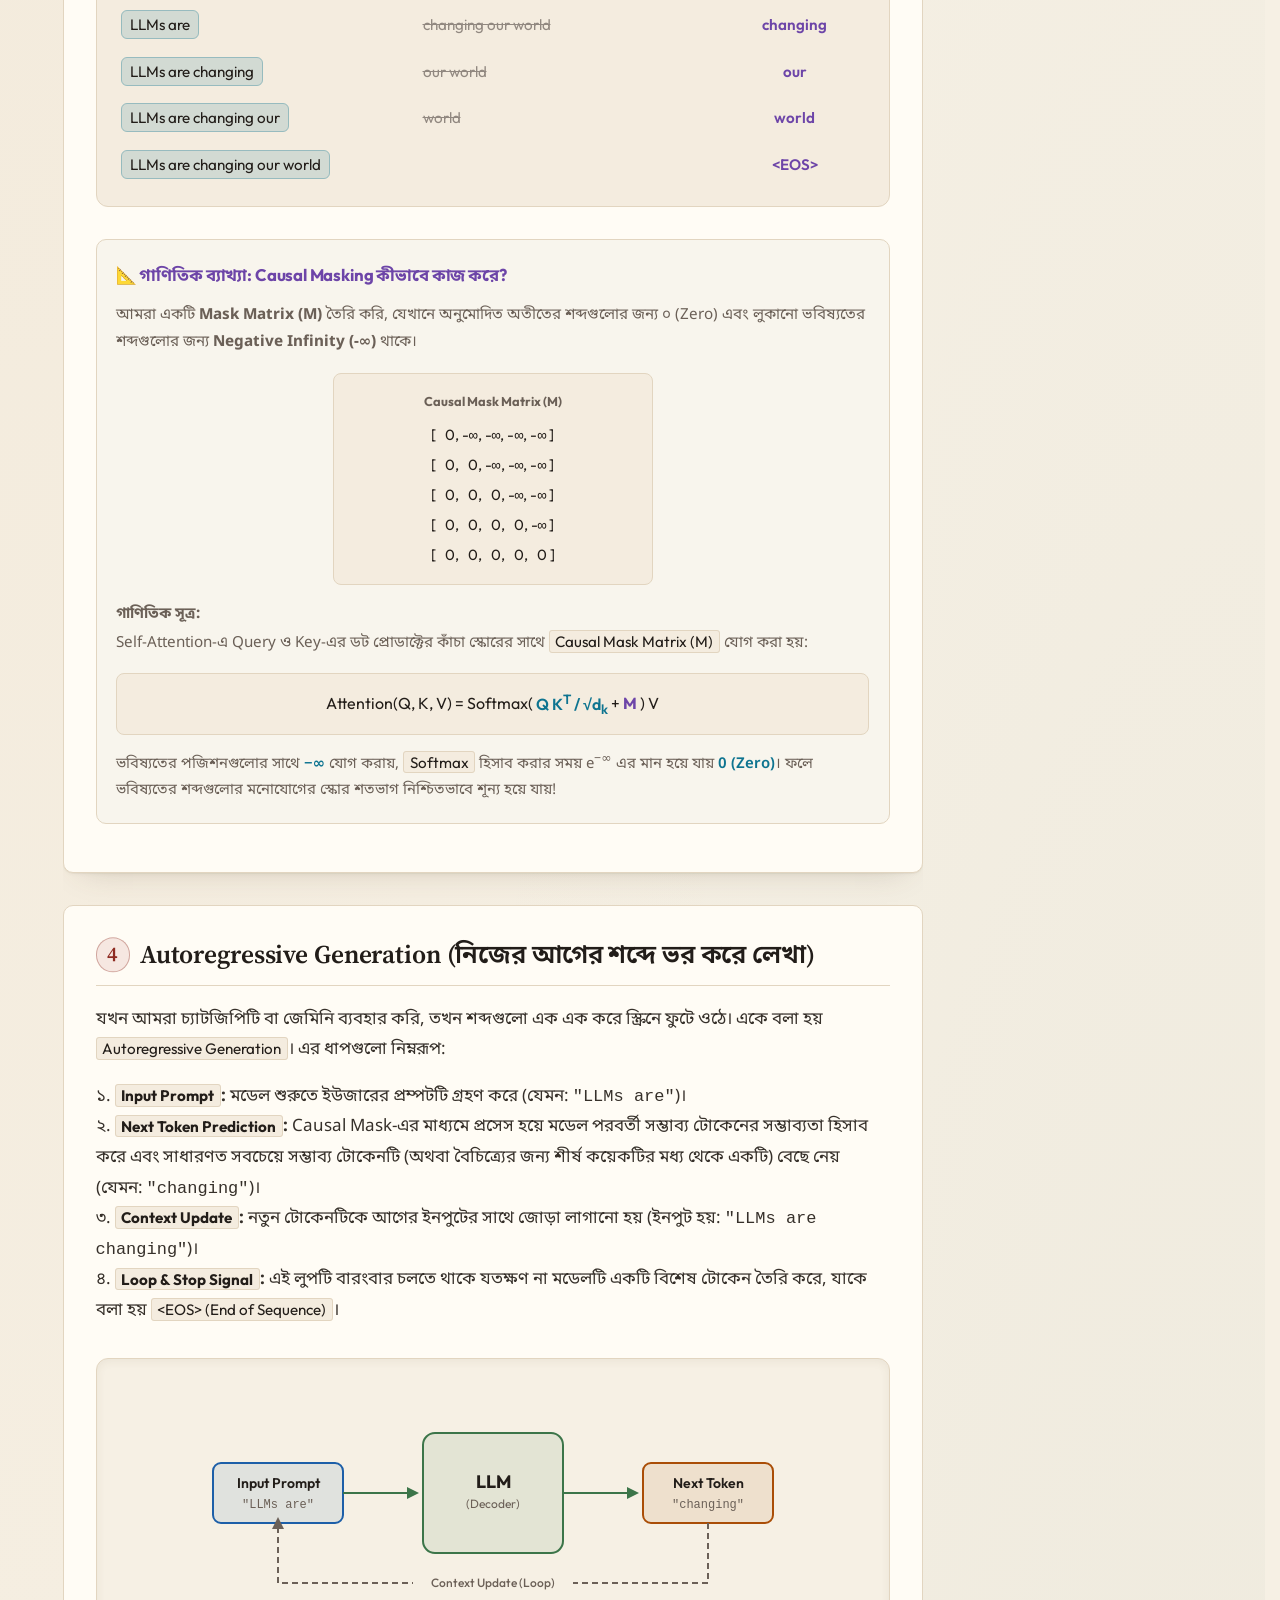
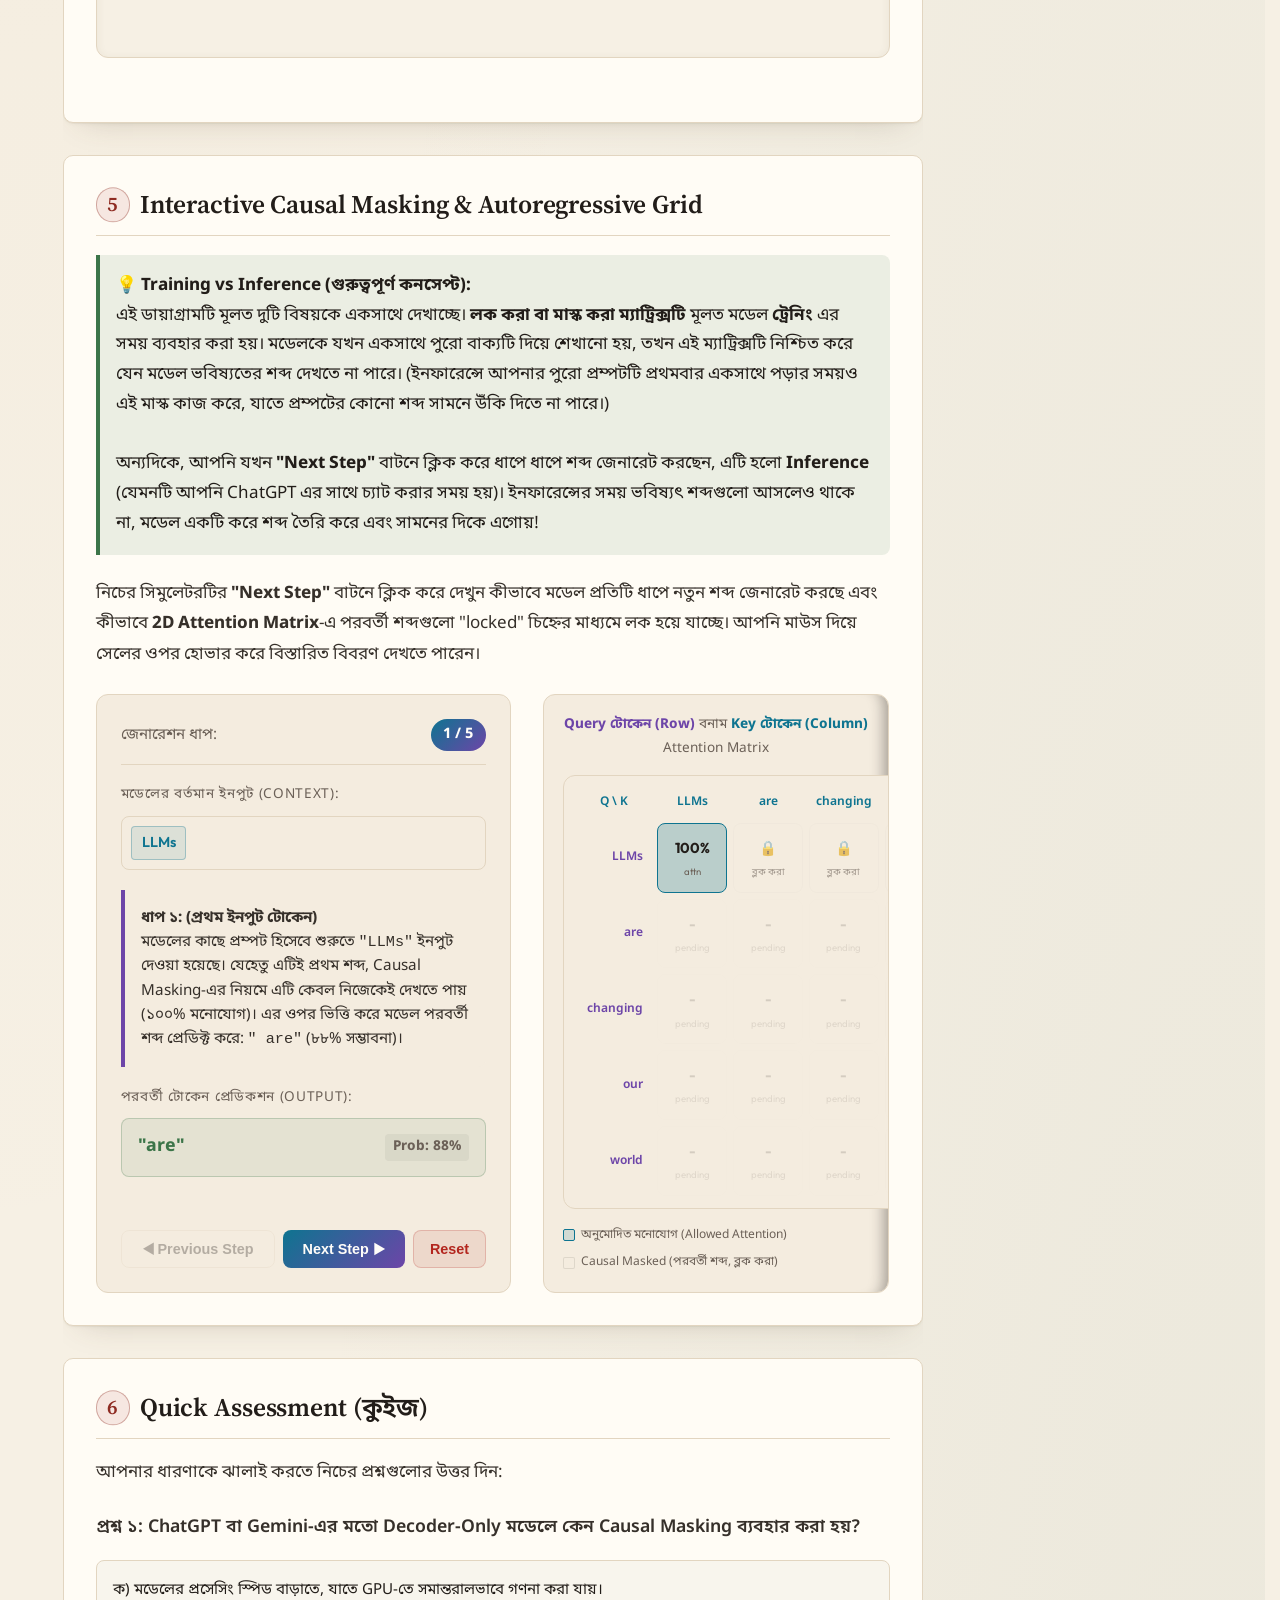
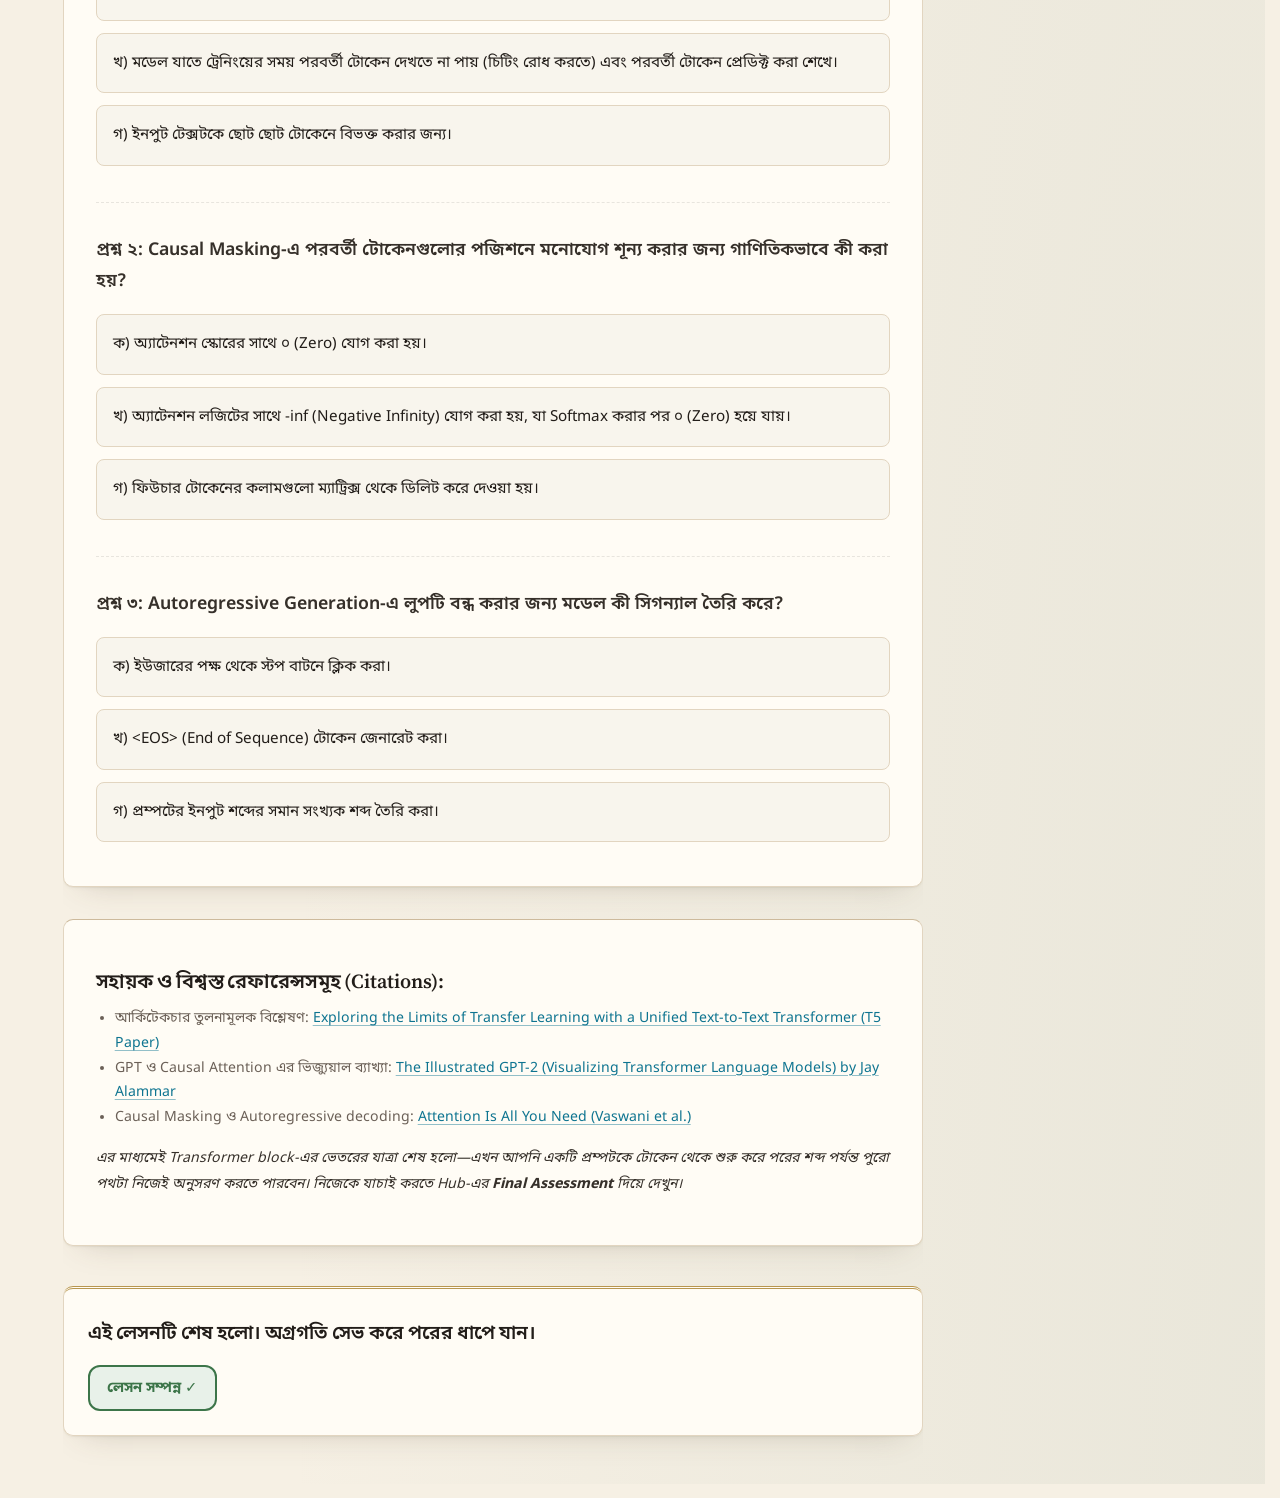
<file: lessons/0006-decoder-only-vs-encoder-decoder.html>
<!DOCTYPE html>
<html lang="bn">
<head>
    <meta charset="UTF-8">
    <meta name="viewport" content="width=device-width, initial-scale=1.0">
    <title>Lesson 6: Decoder-Only Architecture ও Causal Masking</title>
    <link rel="preconnect" href="https://fonts.googleapis.com">
    <link rel="preconnect" href="https://fonts.gstatic.com" crossorigin>
    <link href="https://fonts.googleapis.com/css2?family=Noto+Sans+Bengali:wght@400;500;600;700&family=Outfit:wght@300;400;600;700&display=swap" rel="stylesheet">
    <link rel="stylesheet" href="../assets/theme.css">
    <link rel="stylesheet" href="../assets/site-nav.css">
    <style>

        * {
            box-sizing: border-box;
            margin: 0;
            padding: 0;
        }

        body {
            font-family: var(--font-body);
            background-color: var(--bg-color);
            color: var(--text-primary);
            line-height: 1.75;
            font-size: 1.0625rem;
            padding: 2rem 1rem;
            min-height: 100vh;
            overflow-x: hidden;
            background-image:
                radial-gradient(at 0% 0%, rgba(196,146,86,.10) 0px, transparent 55%),
                radial-gradient(at 100% 100%, rgba(122,148,132,.10) 0px, transparent 55%);
        }

        h1, h2, h3, h4, h5, h6, .badge, .site-nav-brand-name, .sidebar-brand-name {
            font-family: var(--font-heading);
            letter-spacing: -0.01em;
        }

        .container {
            max-width: 860px;
            margin: 0 auto;
            position: relative;
            overflow-x: clip;
        }

        header {
            text-align: center;
            margin-bottom: 3rem;
        }

        .badge {
            background: linear-gradient(135deg, var(--accent-cyan), var(--accent-purple));
            color: var(--text-on-accent);
            padding: 0.3rem 1rem;
            border-radius: 50px;
            font-size: 0.85rem;
            font-weight: 600;
            text-transform: uppercase;
            letter-spacing: 0.05em;
            display: inline-block;
            margin-bottom: 1rem;
        }

        h1 {
            font-size: 2.5rem;
            font-weight: 700;
            margin-bottom: 0.5rem;
            color: var(--text-primary);
        }

        .subtitle {
            color: var(--text-secondary);
            font-size: 1.1rem;
        }

        .card {
            background: var(--card-bg);
            border: 1px solid var(--border-color);
            border-radius: 16px;
            padding: 2rem;
            margin-bottom: 2rem;
            box-shadow: var(--shadow);
        }

        h2 {
            font-size: 1.5rem;
            color: var(--accent-cyan);
            margin-bottom: 1rem;
            border-bottom: 1px solid var(--border-color);
            padding-bottom: 0.5rem;
            display: flex;
            align-items: center;
            gap: 0.5rem;
        }

        p {
            margin-bottom: 1rem;
            line-height: 1.8;
            color: var(--text-body);
        }

        .highlight {
            color: var(--accent-cyan);
            font-weight: 600;
        }

        .tech-term {
            font-family: var(--font-heading);
            background: var(--tint-neutral);
            padding: 0.1rem 0.4rem;
            border-radius: 4px;
            color: var(--text-primary);
            font-size: 0.95rem;
            border: 1px solid var(--border-color);
        }

        /* Comparison Table Styles */
        .arch-comparison-container {
            display: grid;
            grid-template-columns: repeat(auto-fit, minmax(260px, 1fr));
            gap: 1.5rem;
            margin-top: 1.5rem;
        }

        .arch-card {
            background: var(--card-bg-alt);
            border: 1px solid var(--border-color);
            border-radius: 12px;
            overflow: hidden;
            transition: all 0.3s ease;
        }

        .arch-card.active {
            border-color: var(--accent-cyan);
            box-shadow: 0 0 15px rgba(14, 116, 144, 0.15);
            background: var(--card-bg-alt);
        }

        .arch-card-header {
            padding: 0.75rem 1rem;
            font-weight: 700;
            font-size: 1.1rem;
            text-align: center;
        }

        .arch-card-header.encoder-only {
            background: rgba(109, 69, 168, 0.2);
            color: var(--accent-purple);
            border-bottom: 1px solid rgba(109, 69, 168, 0.3);
        }

        .arch-card-header.decoder-only {
            background: rgba(14, 116, 144, 0.2);
            color: var(--accent-cyan);
            border-bottom: 1px solid rgba(14, 116, 144, 0.3);
        }

        .arch-card-header.enc-dec {
            background: rgba(60, 117, 73, 0.2);
            color: var(--accent-green);
            border-bottom: 1px solid rgba(60, 117, 73, 0.3);
        }

        .arch-card-body {
            padding: 1.2rem;
        }

        .arch-card-body ul {
            list-style: none;
            padding: 0;
        }

        .arch-card-body li {
            margin-bottom: 0.8rem;
            font-size: 0.9rem;
            color: var(--text-body);
            line-height: 1.5;
        }

        .arch-card-body li strong {
            color: var(--text-primary);
        }

        /* Simulator Styles */
        .simulator-layout {
            display: grid;
            grid-template-columns: 1fr;
            gap: 2rem;
            margin-top: 1.5rem;
        }

        @media (min-width: 768px) {
            .simulator-layout {
                grid-template-columns: minmax(0, 1.2fr) minmax(0, 1fr);
            }
        }

        .sim-controls {
            display: flex;
            flex-direction: column;
            gap: 1.2rem;
            background: var(--card-bg-alt);
            border: 1px solid var(--border-color);
            padding: 1.5rem;
            border-radius: 12px;
        }

        .step-indicator-container {
            display: flex;
            justify-content: space-between;
            align-items: center;
            border-bottom: 1px solid var(--border-color);
            padding-bottom: 0.8rem;
        }

        .step-label {
            font-size: 0.95rem;
            color: var(--text-secondary);
        }

        .step-number-badge {
            background: linear-gradient(135deg, var(--accent-cyan), var(--accent-purple));
            color: var(--text-on-accent);
            padding: 0.2rem 0.8rem;
            border-radius: 20px;
            font-weight: 700;
            font-size: 0.9rem;
        }

        .context-label, .prediction-label {
            font-size: 0.85rem;
            color: var(--text-secondary);
            margin-bottom: 0.5rem;
            text-transform: uppercase;
            letter-spacing: 0.05em;
        }

        .context-display-tokens {
            display: flex;
            flex-wrap: wrap;
            gap: 0.4rem;
            min-height: 48px;
            background: var(--card-bg-alt);
            border: 1px solid var(--border-color);
            padding: 0.6rem;
            border-radius: 8px;
            align-items: center;
        }

        .sim-token {
            background: rgba(14, 116, 144, 0.1);
            border: 1px solid rgba(14, 116, 144, 0.3);
            color: var(--accent-cyan);
            padding: 0.2rem 0.6rem;
            border-radius: 4px;
            font-family: var(--font-heading);
            font-weight: 600;
            font-size: 0.9rem;
            animation: popIn 0.3s ease;
        }

        .sim-token.newly-added {
            background: rgba(109, 69, 168, 0.2);
            border-color: var(--accent-purple);
            color: var(--accent-purple);
        }

        .explanation-box {
            background: var(--card-bg-alt);
            border-left: 4px solid var(--accent-purple);
            padding: 1rem;
            border-radius: 0 8px 8px 0;
            font-size: 0.95rem;
            color: var(--text-body);
            min-height: 100px;
            line-height: 1.6;
        }

        .prediction-value {
            background: rgba(60, 117, 73, 0.08);
            border: 1px solid rgba(60, 117, 73, 0.25);
            padding: 0.8rem 1rem;
            border-radius: 8px;
            color: var(--accent-green);
            font-weight: 700;
            font-size: 1.1rem;
            display: flex;
            justify-content: space-between;
            align-items: center;
        }

        .prediction-probability {
            font-size: 0.85rem;
            color: var(--text-secondary);
            background: rgba(var(--ink-rgb), 0.05);
            padding: 0.1rem 0.5rem;
            border-radius: 4px;
        }

        .sim-buttons {
            display: flex;
            gap: 0.5rem;
            margin-top: auto;
        }

        .sim-btn {
            padding: 0.6rem 1rem;
            font-size: 0.9rem;
            border-radius: 8px;
            cursor: pointer;
            font-weight: 600;
            transition: all 0.2s;
            border: none;
            flex-grow: 1;
        }

        .primary-btn {
            background: linear-gradient(135deg, var(--accent-cyan), var(--accent-purple));
            color: var(--text-on-accent);
        }

        .secondary-btn {
            background: var(--card-bg-alt);
            color: var(--text-primary);
            border: 1px solid var(--border-color);
        }

        .secondary-btn:disabled {
            opacity: 0.3;
            cursor: not-allowed;
        }

        .reset-btn {
            background: rgba(179, 38, 30, 0.1);
            color: var(--accent-red);
            border: 1px solid rgba(179, 38, 30, 0.2);
            flex-grow: 0;
        }

        .reset-btn:hover {
            background: rgba(179, 38, 30, 0.2);
        }

        .grid-panel {
            display: flex;
            flex-direction: column;
            justify-content: center;
            background: var(--card-bg-alt);
            border: 1px solid var(--border-color);
            padding: 1.2rem;
            border-radius: 12px;
            overflow-x: auto;
            -webkit-overflow-scrolling: touch;
            min-width: 0;
        }

        /* 2D Grid Styles */
        .mask-grid {
            display: grid;
            grid-template-columns: 75px repeat(5, 1fr);
            grid-template-rows: auto repeat(5, 1fr);
            gap: 6px;
            background: var(--card-bg-alt);
            padding: 12px;
            border-radius: 12px;
            border: 1px solid var(--border-color);
            width: 100%;
            max-width: 550px;
            min-width: 480px; /* Prevent grid columns from squishing and breaking text alignment */
            margin: 0 auto;
        }

        .grid-header-cell {
            display: flex;
            justify-content: center;
            align-items: center;
            font-weight: 600;
            font-size: 0.75rem;
            color: var(--accent-cyan);
            padding: 4px;
            text-align: center;
            word-break: break-word;
        }

        .grid-header-cell.y-axis {
            color: var(--accent-purple);
            justify-content: flex-end;
            padding-right: 8px;
            font-size: 0.75rem;
        }

        .grid-cell {
            aspect-ratio: 1;
            display: flex;
            flex-direction: column;
            justify-content: center;
            align-items: center;
            border-radius: 8px;
            font-size: 0.75rem;
            font-family: var(--font-heading);
            position: relative;
            transition: all 0.3s ease;
            cursor: pointer;
            border: 1px solid rgba(var(--ink-rgb), 0.05);
        }

        .grid-cell.active-attention {
            background: rgba(14, 116, 144, 0.15);
            border-color: rgba(14, 116, 144, 0.4);
            color: var(--text-primary);
        }

        .grid-cell.active-attention:hover {
            background: rgba(14, 116, 144, 0.25);
            border-color: var(--accent-cyan);
        }

        .grid-cell.masked {
            background: repeating-linear-gradient(
                45deg,
                var(--card-bg-alt),
                var(--card-bg-alt) 6px,
                var(--card-bg-alt) 6px,
                var(--card-bg-alt) 12px
            );
            border-color: rgba(var(--ink-rgb), 0.02);
            color: var(--text-secondary);
            opacity: 0.6;
        }

        .grid-cell.masked:hover {
            opacity: 0.9;
            border-color: rgba(179, 38, 30, 0.4);
        }

        .grid-cell.inactive-row {
            opacity: 0.15;
            pointer-events: none;
        }

        .grid-cell .percentage {
            font-size: 0.9rem;
            font-weight: 700;
            margin-bottom: 2px;
        }

        .grid-cell .label {
            font-size: 0.6rem;
            color: var(--text-secondary);
        }

        /* Tooltip style */
        .cell-tooltip {
            position: absolute;
            bottom: 110%;
            left: 50%;
            transform: translateX(-50%);
            background: var(--card-bg-alt);
            border: 1px solid var(--border-color);
            padding: 8px 12px;
            border-radius: 6px;
            width: 200px;
            font-size: 0.75rem;
            color: var(--text-primary);
            z-index: 10;
            pointer-events: none;
            opacity: 0;
            visibility: hidden;
            transition: all 0.2s ease;
            box-shadow: 0 4px 12px rgba(90, 70, 45, .07);
            text-align: left;
            line-height: 1.4;
        }

        .grid-cell:hover .cell-tooltip {
            opacity: 1;
            visibility: visible;
        }

        /* Quiz Styles */
        .quiz-question {
            margin-bottom: 2rem;
            border-bottom: 1px dashed rgba(var(--ink-rgb), 0.1);
            padding-bottom: 1.5rem;
        }

        .quiz-question:last-child {
            border-bottom: none;
            padding-bottom: 0;
            margin-bottom: 0;
        }

        .quiz-option {
            display: block;
            background: rgba(var(--ink-rgb), 0.03);
            border: 1px solid var(--border-color);
            padding: 1rem;
            border-radius: 8px;
            margin-bottom: 0.75rem;
            cursor: pointer;
            transition: all 0.2s;
            font-size: 0.95rem;
        }

        .quiz-option:hover {
            background: rgba(var(--ink-rgb), 0.08);
            border-color: var(--accent-cyan);
        }

        .quiz-option.correct {
            background: rgba(60, 117, 73, 0.15);
            border-color: var(--accent-green);
        }

        .quiz-option.incorrect {
            background: rgba(179, 38, 30, 0.15);
            border-color: var(--accent-red);
        }

        .quiz-feedback {
            margin-top: 1rem;
            padding: 1rem;
            border-radius: 8px;
            display: none;
            font-weight: 600;
        }

        .quiz-feedback.success {
            background: rgba(60, 117, 73, 0.1);
            color: var(--accent-green);
            border: 1px solid rgba(60, 117, 73, 0.2);
            display: block;
        }

        .quiz-feedback.error {
            background: rgba(179, 38, 30, 0.1);
            color: var(--accent-red);
            border: 1px solid rgba(179, 38, 30, 0.2);
            display: block;
        }

        /* Citations */
        .citations {
            font-size: 0.9rem;
            color: var(--text-secondary);
            border-top: 1px solid var(--border-color);
            padding-top: 1rem;
            margin-top: 2rem;
        }

        .citations a {
            color: var(--accent-cyan);
            text-decoration: none;
        }

        .citations a:hover {
            text-decoration: underline;
        }

        footer {
            text-align: center;
            margin-top: 4rem;
            color: var(--text-secondary);
            font-size: 0.85rem;
        }

        @keyframes popIn {
            from { transform: scale(0.9); opacity: 0; }
            to { transform: scale(1); opacity: 1; }
        }




























        /* Simulator controls and causal grids custom overrides (Lesson 6) */

















        
        
        


        

        

        /* Transitions */
        *, *::before, *::after {
            transition: background-color 0.3s ease, border-color 0.3s ease, color 0.3s ease, box-shadow 0.3s ease;
        }

        /* ===== Cross-device: responsive, touch, accessibility & performance ===== */
        /* Fluid hero heading so it scales down on small screens */
        h1 {
            font-size: clamp(1.6rem, 5vw, 2.5rem);
        }

        /* Visible keyboard-focus indicator */
        a:focus-visible,
        button:focus-visible,
        select:focus-visible,
        input:focus-visible,
        [tabindex]:focus-visible,
        .quiz-option:focus-visible {
            outline: 2px solid var(--accent-cyan);
            outline-offset: 2px;
        }

        /* Touch & small-screen layout (mobile-first priority) */
        @media (max-width: 768px) {
            body {
                padding: 1.25rem 0.85rem;
            }
            .container {
                max-width: 100%;
            }
            .card {
                padding: 1.25rem;
            }
            .simulator {
                padding: 1rem;
            }
            .sim-input-group {
                flex-direction: column;
            }
            /* Comfortable touch targets */
            .tab-btn,
            .quiz-option,
            select,
            button {
                min-height: 44px;
            }
            .card,
            .simulator {
            }
        }

        /* Respect users who prefer reduced motion */
        @media (prefers-reduced-motion: reduce) {
            *, *::before, *::after {
                animation-duration: 0.001ms !important;
                animation-iteration-count: 1 !important;
                transition-duration: 0.001ms !important;
                scroll-behavior: auto !important;
            }
        }

        /* per-lesson overflow fix */
        /* Attention matrix scrolls horizontally; panels shrink on phones */
        @media (max-width: 767px) {
            .sim-controls { min-width: 0; }
        }
    
        /* ===== Shared Site Navbar ===== */

    
/* tb-map styles */
.tb-architecture-map .tb-map-svg {
    width: 100%; max-width: 420px; height: auto; display: block;
    margin: 0.5rem auto 1rem; overflow: visible;
}
.tb-map-svg text { text-anchor: middle; font-family: var(--font-heading); font-size: 12px; }
.tb-map-svg .tb-sub { font-size: 9.5px; }
.tb-node rect, .tb-node circle {
    fill: var(--card-bg-alt); stroke: var(--accent-purple); stroke-width: 1.5;
    transition: all 0.35s ease;
}
.tb-node text { fill: var(--text-secondary); transition: all 0.35s ease; }
.tb-node.active rect, .tb-node.active circle {
    fill: rgba(14, 116, 144, 0.18); stroke: var(--accent-cyan); stroke-width: 2.5;
    filter: drop-shadow(0 0 8px rgba(14, 116, 144, 0.55));
}
.tb-node.active text { fill: var(--text-primary); font-weight: 600; }
.tb-node.dim { opacity: 0.3; }
.tb-block .tb-block-outline {
    fill: none; stroke: rgba(109, 69, 168, 0.45); stroke-width: 1.5;
    stroke-dasharray: 6 4; transition: all 0.35s ease;
}
.tb-block .tb-block-label { fill: var(--accent-purple); font-size: 11px; font-weight: 600; transition: all 0.35s ease; }
.tb-block.active .tb-block-outline { stroke: var(--accent-cyan); stroke-width: 2; filter: drop-shadow(0 0 6px rgba(14, 116, 144, 0.5)); }
.tb-block.active .tb-block-label { fill: var(--accent-cyan); }
.tb-block.dim { opacity: 0.3; }
.tb-flow { fill: none; stroke: var(--border-strong); stroke-width: 1.6; }
.tb-skip {
    fill: none; stroke: var(--border-strong); stroke-width: 1.5; stroke-dasharray: 4 3;
    transition: all 0.35s ease;
}
.tb-skip.active { stroke: var(--accent-green); stroke-width: 2.2; filter: drop-shadow(0 0 5px rgba(60, 117, 73, 0.55)); }
.tb-skip.dim { opacity: 0.28; }
.tb-map-caption { font-size: 0.95rem; color: var(--text-secondary); margin-bottom: 0; }
.tb-map-legend { display: flex; gap: 1.2rem; flex-wrap: wrap; font-size: 0.8rem; color: var(--text-secondary); margin: 0.2rem 0 1rem; }
.tb-map-legend span { display: inline-flex; align-items: center; gap: 0.4rem; }
.tb-legend-dot { width: 12px; height: 12px; border-radius: 3px; display: inline-block; }
.tb-legend-active { background: rgba(14, 116, 144, 0.5); box-shadow: 0 0 6px rgba(14, 116, 144, 0.7); border: 1px solid var(--accent-cyan); }
.tb-legend-rest { background: var(--card-bg-alt); border: 1px solid var(--accent-purple); opacity: 0.45; }

.tb-main-flow {
    stroke-dasharray: 8 6;
    animation: flow-up 1s linear infinite;
    filter: drop-shadow(0 0 4px rgba(14, 116, 144, 0.4));
}
@keyframes flow-up {
    to { stroke-dashoffset: -14; }
}


        /* ===== Mobile interactives (phones & tablets) =====
           Desktop (>900px) is untouched; see docs/AGENTS.md. */
        .cell-detail { display: none; }
        @media (hover: none) {
            /* No hover on touch: a tapped cell's explanation shows in a line
               under the grid instead of a clipped floating tooltip. */
            .grid-cell .cell-tooltip { display: none; }
            .grid-cell.tapped { outline: 2px solid var(--accent-cyan); outline-offset: 1px; }
            .cell-detail.show {
                display: block;
                margin-top: 0.75rem;
                padding: 0.6rem 0.8rem;
                border-left: 3px solid var(--accent-cyan);
                border-radius: 0 8px 8px 0;
                background: var(--tint-cyan);
                color: var(--text-primary);
                font-size: 0.88rem;
                line-height: 1.5;
            }
        }
        @media (max-width: 900px) {
            /* Attention matrix fits its panel instead of scrolling sideways. */
            .grid-panel { padding: 0.75rem; }
            .mask-grid {
                min-width: 0;
                grid-template-columns: 56px repeat(5, minmax(0, 1fr));
                gap: 4px;
                padding: 6px;
            }
            .grid-header-cell { font-size: 0.62rem; padding: 2px 0; word-break: normal; white-space: nowrap; }
            .grid-header-cell.y-axis { font-size: 0.68rem; padding-right: 4px; }
            .grid-cell .percentage { font-size: 0.8rem; }
            .grid-cell .label { font-size: 0.6rem; }
        }
        @media (max-width: 600px) {
            /* Prev / Next side by side, Reset underneath: labels stop wrapping
               into three cramped lines. */
            .sim-controls { padding: 1rem; }
            .sim-buttons { display: grid; grid-template-columns: 1fr 1fr; }
            .sim-buttons .reset-btn { grid-column: 1 / -1; }

            /* Masking table: fits the screen instead of a 500px scroller. */
            .masking-diagram { padding: 0.85rem !important; font-size: 0.85rem !important; }
            .masking-diagram > div { min-width: 0 !important; }
            .masking-diagram [style*="width: 140px"] { width: 72px !important; }
            .masking-diagram [style*="flex: 1.5"] { min-width: 0; overflow-wrap: anywhere; }

            /* Autoregressive loop sketch: fills the width (viewBox cropped by
               site-nav.js) with labels big enough to read. */
            .diagram-container { padding: 0.5rem !important; }
            .diagram-container > svg { width: 100%; height: auto; }
            svg:has(#arrow-ar) text[font-size="14"] { font-size: 20px; }
            svg:has(#arrow-ar) text[font-size="12"] { font-size: 17px; }
            svg:has(#arrow-ar) text[font-size="18"] { font-size: 26px; }
        }
        </style>
</head>
<body>
    <!-- ===== Shared Site Navbar (auto-configured from URL) ===== -->
    <nav class="site-nav" id="site-nav" aria-label="Site navigation">
        <div class="site-nav-inner">
            <a class="site-nav-brand" href="../index.html">
                <span class="site-nav-logo">T</span>
                <span class="site-nav-brand-name">Transformer Hub</span>
            </a>
            <div class="site-nav-menu" id="siteNavMenu">
                <a class="site-nav-link" href="../index.html"><span data-bn="হাব" data-en="Hub">Hub</span></a>
                <div class="site-nav-dropdown" id="siteNavDropdown">
                    <button class="site-nav-link" id="syllabusBtn" type="button" aria-haspopup="true" aria-expanded="false">
                        <span data-bn="সিলেবাস" data-en="Syllabus">Syllabus</span>
                        <span class="site-nav-caret">▾</span>
                    </button>
                    <ul class="site-nav-dropdown-menu" id="syllabusMenu"></ul>
                </div>
                <div class="site-nav-pager">
                    <a class="site-nav-link" id="prevLessonBtn" rel="prev"><span class="site-nav-caret">‹</span> <span data-bn="আগের" data-en="Prev">Prev</span></a>
                    <a class="site-nav-link" id="nextLessonBtn" rel="next"><span data-bn="পরের" data-en="Next">Next</span> <span class="site-nav-caret">›</span></a>
                </div>
                <div class="site-nav-controls">
                    <button class="site-nav-icon-btn" id="langToggleBtn" type="button" title="Switch language"><span id="langToggleLabel">EN</span></button>
                </div>
            </div>
        </div>
    </nav>
    <div class="container">
        <header>
            <span class="badge">Lesson 6</span>
            <h1>Decoder-Only Architecture ও Causal Masking</h1>
            <p class="subtitle">কীভাবে আধুনিক LLM-গুলো সামনের শব্দগুলো না দেখেই পরবর্তী শব্দ জেনারেট করে?</p>
        </header>

        <!-- Transformer Block Map -->
        <div class="card tb-architecture-map">
            <h2>Transformer Block ম্যাপ — বর্তমান অবস্থান</h2>
            <div class="tb-map-legend"><span><i class="tb-legend-dot tb-legend-active"></i> এই লেসনের ফোকাস</span><span><i class="tb-legend-dot tb-legend-rest"></i> বাকি অংশ (অন্য লেসনে)</span></div>
            <p class="tb-map-caption"><strong>বর্তমান অবস্থান:</strong> আমরা সম্পূর্ণ <span class="tech-term">Block</span>-টিকে একসাথে দেখছি — <span class="tech-term">Decoder-only</span> আর্কিটেকচার, যেখানে <span class="tech-term">Self-Attention</span>-এ <span class="tech-term">Causal Mask</span> থাকে এবং উপরে <span class="tech-term">Output</span> তৈরি হয় (নিচে আলোকিত)।</p>
            <svg class="tb-map-svg" viewBox="0 0 380 500" role="img" aria-label="Transformer block architecture map">
  <defs>
    <marker id="tb-arrow" viewBox="0 0 10 10" refX="8" refY="5" markerWidth="7" markerHeight="7" orient="auto-start-reverse">
      <path d="M0 1.5 L8 5 L0 8.5 z" fill="var(--text-muted)"/>
    </marker>
    <linearGradient id="flow-gradient" x1="0%" y1="100%" x2="0%" y2="0%">
      <stop offset="0%" stop-color="var(--accent-purple)" />
      <stop offset="100%" stop-color="var(--accent-cyan)" />
    </linearGradient>
    <marker id="tb-arrow-main" viewBox="0 0 10 10" refX="8" refY="5" markerWidth="6" markerHeight="6" orient="auto-start-reverse">
      <path d="M0 1.5 L8 5 L0 8.5 z" fill="var(--accent-cyan)"/>
    </marker>
  </defs>

  <!-- Main flow arrow -->
  <line class="tb-main-flow" x1="350" y1="460" x2="350" y2="50" stroke="url(#flow-gradient)" stroke-width="3" marker-end="url(#tb-arrow-main)"/>

  <!-- flow arrows (bottom -> top) -->
  <line class="tb-flow" x1="190" y1="444" x2="190" y2="430" marker-end="url(#tb-arrow)"/>
  <line class="tb-flow" x1="190" y1="390" x2="190" y2="376" marker-end="url(#tb-arrow)"/>
  <line class="tb-flow" x1="190" y1="340" x2="190" y2="318" marker-end="url(#tb-arrow)"/>
  <line class="tb-flow" x1="190" y1="246" x2="190" y2="236" marker-end="url(#tb-arrow)"/>
  <line class="tb-flow" x1="190" y1="204" x2="190" y2="194" marker-end="url(#tb-arrow)"/>
  <line class="tb-flow" x1="190" y1="152" x2="190" y2="142" marker-end="url(#tb-arrow)"/>
  <line class="tb-flow" x1="190" y1="84"  x2="190" y2="64"  marker-end="url(#tb-arrow)"/>

  <!-- residual / skip connections -->
  <path class="tb-skip dim" d="M 110 320 Q 30 320 30 240 L 30 224 Q 30 219 84 219" marker-end="url(#tb-arrow)"/>
  <path class="tb-skip dim" d="M 110 206 Q 22 206 22 142 L 22 130 Q 22 125 84 125" marker-end="url(#tb-arrow)"/>

  <!-- output -->
  <g class="tb-node active">
    <rect x="70" y="16" width="240" height="46" rx="10"/>
    <text x="190" y="37">Linear + Softmax</text>
    <text x="190" y="52" class="tb-sub">&#8594; Next Token</text>
  </g>

  <!-- transformer block container -->
  <g class="tb-block active">
    <rect class="tb-block-outline" x="44" y="84" width="292" height="232" rx="14"/>
    <text class="tb-block-label" x="190" y="101">Transformer Block &#215; N</text>
  </g>

  <!-- add & norm (after FFN) -->
  <g class="tb-node dim">
    <rect x="86" y="112" width="208" height="30" rx="8"/>
    <text x="190" y="131">Add &amp; Norm</text>
  </g>
  <!-- feed-forward network -->
  <g class="tb-node dim">
    <rect x="86" y="154" width="208" height="40" rx="8"/>
    <text x="190" y="178">Feed-Forward Network</text>
  </g>
  <!-- add & norm (after attention) -->
  <g class="tb-node dim">
    <rect x="86" y="206" width="208" height="30" rx="8"/>
    <text x="190" y="225">Add &amp; Norm</text>
  </g>
  <!-- multi-head self-attention -->
  <g class="tb-node active">
    <rect x="86" y="248" width="208" height="48" rx="8"/>
    <text x="190" y="270">Multi-Head Self-Attention</text>
    <text x="190" y="286" class="tb-sub">Causal Mask</text>
  </g>

  <!-- positional encoding -->
  <g class="tb-node dim">
    <rect x="70" y="340" width="240" height="34" rx="10"/>
    <text x="190" y="361">+ Positional Encoding</text>
  </g>
  <!-- token embedding -->
  <g class="tb-node dim">
    <rect x="70" y="390" width="240" height="38" rx="10"/>
    <text x="190" y="413">Token Embedding</text>
  </g>
  <!-- input tokens -->
  <g class="tb-node dim">
    <rect x="70" y="444" width="240" height="38" rx="10"/>
    <text x="190" y="467">Input Tokens</text>
  </g>
</svg>
        </div>


        <!-- Section 1: Intro and Comparison -->
        <div class="card">
            <h2>Three Transformer Architectures</h2>
            <p>২০১৭ সালে গুগল যখন মূল <span class="tech-term">Transformer Architecture</span> প্রস্তাব করে, তখন এটিতে একটি <span class="tech-term">Encoder</span> এবং একটি <span class="tech-term">Decoder</span>—উভয় অংশই ছিল। তবে সময়ের সাথে সাথে গবেষকরা আবিষ্কার করেন যে সব ধরণের কাজের জন্য দুটি অংশেরই প্রয়োজন নেই। এই চিন্তাভাবনা থেকে তিনটি প্রধান আর্কিটেকচারের জন্ম হয়:</p>
            
            <div class="arch-comparison-container">
                <!-- BERT -->
                <div class="arch-card">
                    <div class="arch-card-header encoder-only">BERT (Encoder-Only)</div>
                    <div class="arch-card-body">
                        <ul>
                            <li><strong>Attention Type:</strong> Bidirectional Attention (দ্বিমুখী)। প্রতিটি টোকেন তার বাম ও ডান উভয় পাশের সব টোকেনের সাথে সরাসরি যোগাযোগ করতে পারে।</li>
                            <li><strong>Core Goal:</strong> টেক্সটকে গভীরভাবে বোঝা (Understanding)।</li>
                            <li><strong>Use Cases:</strong> Sentiment analysis, classification, Named Entity Recognition (NER)।</li>
                            <li><strong>Example:</strong> BERT, RoBERTa।</li>
                        </ul>
                    </div>
                </div>
                
                <!-- ChatGPT / Claude / Gemini -->
                <div class="arch-card active">
                    <div class="arch-card-header decoder-only">ChatGPT / Claude / Gemini (Decoder-Only)</div>
                    <div class="arch-card-body">
                        <ul>
                            <li><strong>Attention Type:</strong> Causal Attention (একমুখী/অতীতমুখী)। প্রতিটি টোকেন কেবল নিজের বামে থাকা পূর্ববর্তী টোকেনগুলোর দিকে তাকাতে পারে।</li>
                            <li><strong>Core Goal:</strong> নতুন টেক্সট তৈরি করা (Generative)।</li>
                            <li><strong>Use Cases:</strong> Autoregressive text generation, chatbots (যেমন ChatGPT, Claude), coding assistants।</li>
                            <li><strong>Example:</strong> GPT-4, Claude, Mistral, Gemini (Decoder-only)।</li>
                        </ul>
                    </div>
                </div>

                <!-- T5 -->
                <div class="arch-card">
                    <div class="arch-card-header enc-dec">T5 (Encoder-Decoder)</div>
                    <div class="arch-card-body">
                        <ul>
                            <li><strong>Attention Type:</strong> Encoder-এ দ্বিমুখী (Bidirectional) এবং Decoder-এ একমুখী (Causal) মনোযোগ ব্যবহৃত হয়। সাথে থাকে <span class="tech-term">Cross-Attention</span>—যার মাধ্যমে Decoder-এর প্রতিটি টোকেন Encoder-এর বোঝা পুরো ইনপুটের দিকে ফিরে তাকাতে পারে।</li>
                            <li><strong>Core Goal:</strong> এক ফরম্যাটের সিকোয়েন্সকে অন্য ফরম্যাটে রূপান্তর করা (Seq2Seq)।</li>
                            <li><strong>Use Cases:</strong> Translation (অনুবাদ), Text Summarization (সারসংক্ষেপ)।</li>
                            <li><strong>Example:</strong> T5, BART।</li>
                        </ul>
                    </div>
                </div>
            </div>
            
            <p style="margin-top: 1.5rem;"><strong>কেন আধুনিক LLM-গুলো মূলত Decoder-Only?</strong><br>
            Decoder-Only আর্কিটেকচারকে খুব সহজেই অনেক বড় মডেলে রূপান্তর করা যায়। এটি মানুষের কোনো নির্দেশনা ছাড়াই ইন্টারনেটের বিশাল পরিমাণ লেখা নিজে নিজে পড়ে শিখতে পারে—যাকে বলা হয় <span class="highlight">Self-supervised (Unsupervised) Pre-training</span>। এছাড়া, ট্রেনিংয়ের সময় Causal Mask-এর কল্যাণে একটি বাক্যের প্রতিটি শব্দ একসাথে নিজের পরের শব্দটি অনুমান করা শেখে—ফলে একটি বাক্য থেকেই একসাথে অনেকগুলো শিক্ষা মেলে। একসাথে অনেকগুলো কাজ করতে পারার এই সুবিধার কারণে, জিপিইউ (GPU) তার পুরো ক্ষমতা ব্যবহার করে একে অত্যন্ত দ্রুতগতিতে ট্রেনিং দিতে পারে। আর যেহেতু প্রায় যেকোনো কাজকেই "এই লেখাটা এগিয়ে নাও" হিসেবে বলা যায়, তাই একটিমাত্র সরল ডিজাইনেই চ্যাট, অনুবাদ, সারসংক্ষেপ, কোডিং—সবই হয়ে যায়।</p>
        </div>

        <!-- Section 2: Causal Masking -->
        <div class="card">
            <h2>Causal Masking: পরবর্তী শব্দ আড়াল করার কৌশল</h2>
            <p>ধরি, আমরা একটি ট্রান্সফর্মার মডেলকে এই বাক্যটি শেখাতে চাই: <span class="highlight">"LLMs are changing our world"</span>।</p>
            <p>ট্রেনিংয়ের সময় কাজ দ্রুত করার জন্য আমরা সাধারণত পুরো বাক্যটি একবারে মডেলকে দিয়ে দিই। কিন্তু মডেলকে তো ধাপে ধাপে শিখতে হবে—প্রথমে সে কেবল <code>"LLMs"</code> দেখে পরের শব্দ <code>"are"</code> অনুমান করবে, এরপর <code>"LLMs are"</code> দেখে <code>"changing"</code> অনুমান করবে।</p>
            <p>এখন, পুরো বাক্যটি যদি মডেল আগে থেকেই দেখতে পায়, তাহলে সে সামনের শব্দগুলো (যেমন <code>"changing"</code>) দেখে কোনো চেষ্টা ছাড়াই সহজ পথ (Shortcut) অবলম্বন করবে। মডেল যাতে এভাবে ভবিষ্যতের শব্দগুলো আগে থেকে দেখে শিখতে না পারে, সেজন্যই আমরা <span class="tech-term">Causal Masking</span> কৌশলটি ব্যবহার করি। এটি পরবর্তী শব্দগুলোকে ঢেকে রাখে, ফলে মডেল কেবল তার পূর্ববর্তী শব্দগুলোর ওপর ভিত্তি করে পরবর্তী শব্দ অনুমান করার কাজটি শেখে।</p>
            <p style="background: rgba(109, 69, 168, 0.1); border-left: 4px solid var(--accent-purple); padding: 1rem; border-radius: 0 8px 8px 0; margin-top: 1rem;"><strong>সহজ কথায়:</strong> একটি বই পড়ার সময় আপনি যদি সামনের সব বাক্য হাত দিয়ে ঢেকে রেখে কেবল এ পর্যন্ত পড়া শব্দের ওপর ভিত্তি করে পরের শব্দটি কী হবে ভাবেন—<span class="highlight">Causal Masking</span> ঠিক এই নিয়মে কাজ করে!</p>
            
            <div class="masking-diagram" style="margin: 2rem 0; font-family: 'Outfit', monospace; font-size: 0.95rem; background: var(--card-bg-alt); padding: 1.5rem; border-radius: 12px; border: 1px solid var(--border-color); overflow-x: auto;">
                <div style="display: flex; flex-direction: column; gap: 12px; min-width: 500px;">
                    <div style="display: flex; align-items: center; border-bottom: 1px solid rgba(var(--ink-rgb),0.1); padding-bottom: 8px; font-family: 'Noto Sans Bengali', sans-serif; font-weight: 600; color: var(--text-secondary);">
                        <div style="flex: 1.5;">মডেল ইনপুট হিসেবে পায় (Input)</div>
                        <div style="flex: 1.5;">লুকানো শব্দ (Masked)</div>
                        <div style="width: 140px; text-align: center; color: var(--accent-blue);">টার্গেট (Target)</div>
                    </div>
                    
                    <div style="display: flex; align-items: center; padding: 4px 0;">
                        <div style="flex: 1.5; color: var(--text-primary);"><span style="background: rgba(14, 116, 144, 0.15); padding: 4px 8px; border-radius: 6px; border: 1px solid rgba(14, 116, 144, 0.3);">LLMs</span></div>
                        <div style="flex: 1.5; color: var(--text-ghost); text-decoration: line-through; text-decoration-color: var(--text-ghost);">are changing our world</div>
                        <div style="width: 140px; text-align: center; font-weight: 600; color: var(--accent-purple);">are</div>
                    </div>
                    
                    <div style="display: flex; align-items: center; padding: 4px 0;">
                        <div style="flex: 1.5; color: var(--text-primary);"><span style="background: rgba(14, 116, 144, 0.15); padding: 4px 8px; border-radius: 6px; border: 1px solid rgba(14, 116, 144, 0.3);">LLMs are</span></div>
                        <div style="flex: 1.5; color: var(--text-ghost); text-decoration: line-through; text-decoration-color: var(--text-ghost);">changing our world</div>
                        <div style="width: 140px; text-align: center; font-weight: 600; color: var(--accent-purple);">changing</div>
                    </div>
                    
                    <div style="display: flex; align-items: center; padding: 4px 0;">
                        <div style="flex: 1.5; color: var(--text-primary);"><span style="background: rgba(14, 116, 144, 0.15); padding: 4px 8px; border-radius: 6px; border: 1px solid rgba(14, 116, 144, 0.3);">LLMs are changing</span></div>
                        <div style="flex: 1.5; color: var(--text-ghost); text-decoration: line-through; text-decoration-color: var(--text-ghost);">our world</div>
                        <div style="width: 140px; text-align: center; font-weight: 600; color: var(--accent-purple);">our</div>
                    </div>
                    
                    <div style="display: flex; align-items: center; padding: 4px 0;">
                        <div style="flex: 1.5; color: var(--text-primary);"><span style="background: rgba(14, 116, 144, 0.15); padding: 4px 8px; border-radius: 6px; border: 1px solid rgba(14, 116, 144, 0.3);">LLMs are changing our</span></div>
                        <div style="flex: 1.5; color: var(--text-ghost); text-decoration: line-through; text-decoration-color: var(--text-ghost);">world</div>
                        <div style="width: 140px; text-align: center; font-weight: 600; color: var(--accent-purple);">world</div>
                    </div>
                    
                    <div style="display: flex; align-items: center; padding: 4px 0;">
                        <div style="flex: 1.5; color: var(--text-primary);"><span style="background: rgba(14, 116, 144, 0.15); padding: 4px 8px; border-radius: 6px; border: 1px solid rgba(14, 116, 144, 0.3);">LLMs are changing our world</span></div>
                        <div style="flex: 1.5; color: var(--text-ghost);"></div>
                        <div style="width: 140px; text-align: center; font-weight: 600; color: var(--accent-purple);">&lt;EOS&gt;</div>
                    </div>
                </div>
            </div>
            
            <div class="note-card" style="margin-top: 1.5rem; margin-bottom: 1rem; background: rgba(var(--ink-rgb),0.03); border: 1px solid var(--border-color); padding: 1.2rem; border-radius: 10px;">
                <h4 style="color: var(--accent-purple); margin-top: 0; margin-bottom: 0.8rem; font-size: 1.05rem; display: flex; align-items: center; gap: 0.5rem;">
                    📐 গাণিতিক ব্যাখ্যা: Causal Masking কীভাবে কাজ করে?
                </h4>
                <p style="font-size: 0.95rem; color: var(--text-secondary); margin-bottom: 1rem;">
                    আমরা একটি <strong>Mask Matrix (M)</strong> তৈরি করি, যেখানে অনুমোদিত অতীতের শব্দগুলোর জন্য ০ (Zero) এবং লুকানো ভবিষ্যতের শব্দগুলোর জন্য <strong>Negative Infinity (-&infin;)</strong> থাকে।
                </p>
                <div style="display: flex; justify-content: center; margin: 1rem 0;">
                    <div style="font-family: 'Outfit', monospace; background: var(--card-bg-alt); padding: 1rem 1.2rem; border-radius: 8px; border: 1px solid var(--border-color); display: inline-block; width: 100%; max-width: 320px;">
                        <div style="color: var(--text-secondary); font-size: 0.8rem; margin-bottom: 0.6rem; text-align: center; font-weight: bold;">Causal Mask Matrix (M)</div>
                        <div style="display: flex; flex-direction: column; gap: 4px; font-size: 0.93rem; align-items: center;">
                            <div>[ &nbsp; 0, -&infin;, -&infin;, -&infin;, -&infin; ]</div>
                            <div>[ &nbsp; 0, &nbsp; 0, -&infin;, -&infin;, -&infin; ]</div>
                            <div>[ &nbsp; 0, &nbsp; 0, &nbsp; 0, -&infin;, -&infin; ]</div>
                            <div>[ &nbsp; 0, &nbsp; 0, &nbsp; 0, &nbsp; 0, -&infin; ]</div>
                            <div>[ &nbsp; 0, &nbsp; 0, &nbsp; 0, &nbsp; 0, &nbsp; 0 ]</div>
                        </div>
                    </div>
                </div>

                <p style="font-size: 0.95rem; color: var(--text-secondary); margin-top: 1rem;">
                    <strong>গাণিতিক সূত্র:</strong><br>
                    Self-Attention-এ Query ও Key-এর ডট প্রোডাক্টের কাঁচা স্কোরের সাথে <span class="tech-term">Causal Mask Matrix (M)</span> যোগ করা হয়:
                </p>
                
                <div style="background: var(--card-bg-alt); padding: 0.8rem; border-radius: 8px; border: 1px solid var(--border-color); font-family: 'Outfit', monospace; text-align: center; font-size: 1rem; margin: 0.8rem 0;">
                    Attention(Q, K, V) = Softmax( <span class="highlight">Q K<sup>T</sup> / &radic;d<sub>k</sub></span> + <span style="color: var(--accent-purple); font-weight: bold;">M</span> ) V
                </div>
                
                <p style="font-size: 0.93rem; color: var(--text-secondary); margin: 0;">
                    ভবিষ্যতের পজিশনগুলোর সাথে <span class="highlight">&minus;&infin;</span> যোগ করায়, <span class="tech-term">Softmax</span> হিসাব করার সময় e<sup>&minus;&infin;</sup> এর মান হয়ে যায় <span class="highlight">0 (Zero)</span>। ফলে ভবিষ্যতের শব্দগুলোর মনোযোগের স্কোর শতভাগ নিশ্চিতভাবে শূন্য হয়ে যায়!
                </p>
            </div>
        </div>

        <!-- Section 3: Autoregressive Generation -->
        <div class="card">
            <h2>Autoregressive Generation (নিজের আগের শব্দে ভর করে লেখা)</h2>
            <p>যখন আমরা চ্যাটজিপিটি বা জেমিনি ব্যবহার করি, তখন শব্দগুলো এক এক করে স্ক্রিনে ফুটে ওঠে। একে বলা হয় <span class="tech-term">Autoregressive Generation</span>। এর ধাপগুলো নিম্নরূপ:</p>
            <p>
                ১. <strong><span class="tech-term">Input Prompt</span>:</strong> মডেল শুরুতে ইউজারের প্রম্পটটি গ্রহণ করে (যেমন: <code>"LLMs are"</code>)।<br>
                ২. <strong><span class="tech-term">Next Token Prediction</span>:</strong> Causal Mask-এর মাধ্যমে প্রসেস হয়ে মডেল পরবর্তী সম্ভাব্য টোকেনের সম্ভাব্যতা হিসাব করে এবং সাধারণত সবচেয়ে সম্ভাব্য টোকেনটি (অথবা বৈচিত্র্যের জন্য শীর্ষ কয়েকটির মধ্য থেকে একটি) বেছে নেয় (যেমন: <code>"changing"</code>)।<br>
                ৩. <strong><span class="tech-term">Context Update</span>:</strong> নতুন টোকেনটিকে আগের ইনপুটের সাথে জোড়া লাগানো হয় (ইনপুট হয়: <code>"LLMs are changing"</code>)।<br>
                ৪. <strong><span class="tech-term">Loop & Stop Signal</span>:</strong> এই লুপটি বারংবার চলতে থাকে যতক্ষণ না মডেলটি একটি বিশেষ টোকেন তৈরি করে, যাকে বলা হয় <span class="tech-term">&lt;EOS&gt; (End of Sequence)</span>।
            </p>

            <div class="diagram-container" style="display: flex; justify-content: center; margin: 2rem 0; padding: 1.5rem; background: var(--bg-color); border-radius: 12px; border: 1px solid var(--border-color); box-shadow: inset 0 2px 10px rgba(90, 70, 45, .07);">
                <svg width="600" height="250" viewBox="0 0 600 250" data-mobile-viewbox="10 42 580 178" xmlns="http://www.w3.org/2000/svg">
                    <defs>
                        <marker id="arrow-ar" viewBox="0 0 10 10" refX="5" refY="5" markerWidth="6" markerHeight="6" orient="auto-start-reverse">
                            <path d="M 0 0 L 10 5 L 0 10 z" fill="var(--primary-color, var(--accent-green))" />
                        </marker>
                        <marker id="arrow-ar-loop" viewBox="0 0 10 10" refX="5" refY="5" markerWidth="6" markerHeight="6" orient="auto-start-reverse">
                            <path d="M 0 0 L 10 5 L 0 10 z" fill="var(--text-secondary, var(--text-muted))" />
                        </marker>
                    </defs>

                    <!-- Input Box -->
                    <rect x="20" y="80" width="130" height="60" rx="8" fill="rgba(29, 95, 168, 0.1)" stroke="var(--accent-blue)" stroke-width="2" />
                    <text x="85" y="105" fill="var(--text-primary, var(--text-primary))" font-family="Outfit, sans-serif" font-size="14" font-weight="600" text-anchor="middle">Input Prompt</text>
                    <text x="85" y="125" fill="var(--text-secondary, var(--text-muted))" font-family="monospace" font-size="12" text-anchor="middle">"LLMs are"</text>

                    <!-- Arrow 1 -->
                    <path d="M 150 110 L 220 110" stroke="var(--primary-color, var(--accent-green))" stroke-width="2" fill="none" marker-end="url(#arrow-ar)" />

                    <!-- Model Box -->
                    <rect x="230" y="50" width="140" height="120" rx="12" fill="rgba(60, 117, 73, 0.1)" stroke="var(--accent-green)" stroke-width="2" />
                    <text x="300" y="105" fill="var(--text-primary, var(--text-primary))" font-family="Outfit, sans-serif" font-size="18" font-weight="700" text-anchor="middle">LLM</text>
                    <text x="300" y="125" fill="var(--text-secondary, var(--text-muted))" font-family="Outfit, sans-serif" font-size="12" text-anchor="middle">(Decoder)</text>

                    <!-- Arrow 2 -->
                    <path d="M 370 110 L 440 110" stroke="var(--primary-color, var(--accent-green))" stroke-width="2" fill="none" marker-end="url(#arrow-ar)" />

                    <!-- Output Token Box -->
                    <rect x="450" y="80" width="130" height="60" rx="8" fill="rgba(170, 78, 7, 0.1)" stroke="var(--accent-orange)" stroke-width="2" />
                    <text x="515" y="105" fill="var(--text-primary, var(--text-primary))" font-family="Outfit, sans-serif" font-size="14" font-weight="600" text-anchor="middle">Next Token</text>
                    <text x="515" y="125" fill="var(--text-secondary, var(--text-muted))" font-family="monospace" font-size="12" text-anchor="middle">"changing"</text>

                    <!-- Loop Path -->
                    <path d="M 515 140 L 515 200 L 85 200 L 85 140" stroke="var(--text-secondary, var(--border-strong))" stroke-width="2" stroke-dasharray="6,4" fill="none" marker-end="url(#arrow-ar-loop)" />
                    
                    <!-- Loop Text Background -->
                    <rect x="220" y="190" width="160" height="20" fill="var(--bg-color)" />
                    <!-- Loop Text -->
                    <text x="300" y="204" fill="var(--text-secondary, var(--text-muted))" font-family="Outfit, sans-serif" font-size="12" font-weight="500" text-anchor="middle">Context Update (Loop)</text>
                </svg>
            </div>
        </div>

        <!-- Interactive simulator card -->
        <div class="card">
            <h2>Interactive Causal Masking & Autoregressive Grid</h2>
            <div style="background: rgba(60, 117, 73, 0.1); border-left: 4px solid var(--accent-green); padding: 1rem; border-radius: 0 8px 8px 0; margin-bottom: 1.5rem;">
                <strong>💡 Training vs Inference (গুরুত্বপূর্ণ কনসেপ্ট):</strong><br>
                এই ডায়াগ্রামটি মূলত দুটি বিষয়কে একসাথে দেখাচ্ছে। <strong>লক করা বা মাস্ক করা ম্যাট্রিক্সটি</strong> মূলত মডেল <strong>ট্রেনিং</strong> এর সময় ব্যবহার করা হয়। মডেলকে যখন একসাথে পুরো বাক্যটি দিয়ে শেখানো হয়, তখন এই ম্যাট্রিক্সটি নিশ্চিত করে যেন মডেল ভবিষ্যতের শব্দ দেখতে না পারে। (ইনফারেন্সে আপনার পুরো প্রম্পটটি প্রথমবার একসাথে পড়ার সময়ও এই মাস্ক কাজ করে, যাতে প্রম্পটের কোনো শব্দ সামনে উঁকি দিতে না পারে।)<br><br>
                অন্যদিকে, আপনি যখন <strong>"Next Step"</strong> বাটনে ক্লিক করে ধাপে ধাপে শব্দ জেনারেট করছেন, এটি হলো <strong>Inference</strong> (যেমনটি আপনি ChatGPT এর সাথে চ্যাট করার সময় হয়)। ইনফারেন্সের সময় ভবিষ্যৎ শব্দগুলো আসলেও থাকে না, মডেল একটি করে শব্দ তৈরি করে এবং সামনের দিকে এগোয়!
            </div>
            <p>নিচের সিমুলেটরটির <strong>"Next Step"</strong> বাটনে ক্লিক করে দেখুন কীভাবে মডেল প্রতিটি ধাপে নতুন শব্দ জেনারেট করছে এবং কীভাবে <strong>2D Attention Matrix</strong>-এ পরবর্তী শব্দগুলো "locked" চিহ্নের মাধ্যমে লক হয়ে যাচ্ছে। আপনি মাউস দিয়ে সেলের ওপর হোভার করে বিস্তারিত বিবরণ দেখতে পারেন।</p>

            <div class="simulator-layout">
                <!-- Control panel -->
                <div class="sim-controls">
                    <div class="step-indicator-container">
                        <span class="step-label">জেনারেশন ধাপ:</span>
                        <span id="step-number" class="step-number-badge">1 / 5</span>
                    </div>
                    
                    <div class="context-container">
                        <div class="context-label">মডেলের বর্তমান ইনপুট (Context):</div>
                        <div id="context-display" class="context-display-tokens">
                            <!-- JS will inject tokens here -->
                        </div>
                    </div>

                    <div class="explanation-box" id="step-explanation">
                        <!-- JS will inject explanation here -->
                    </div>

                    <div class="prediction-box">
                        <div class="prediction-label">পরবর্তী টোকেন প্রেডিকশন (Output):</div>
                        <div id="prediction-display-box" class="prediction-value">
                            <!-- JS will inject prediction here -->
                        </div>
                    </div>

                    <div class="sim-buttons">
                        <button id="prev-btn" class="sim-btn secondary-btn" disabled>◀ Previous Step</button>
                        <button id="next-btn" class="sim-btn primary-btn">Next Step ▶</button>
                        <button id="reset-btn" class="sim-btn reset-btn">Reset</button>
                    </div>
                </div>

                <!-- Grid Visualizer -->
                <div class="grid-panel">
                    <div style="text-align: center; margin-bottom: 0.8rem; font-size: 0.85rem; color: var(--text-secondary);">
                        <span style="color: var(--accent-purple); font-weight: bold;">Query টোকেন (Row)</span> বনাম <span style="color: var(--accent-cyan); font-weight: bold;">Key টোকেন (Column)</span> Attention Matrix
                    </div>
                    
                    <div class="mask-grid" id="causal-grid">
                        <!-- Grid cells will be dynamically generated by JS -->
                    </div>
                    
                    <div style="display: flex; flex-direction: column; gap: 0.4rem; justify-content: center; margin-top: 1rem; font-size: 0.75rem; color: var(--text-secondary);">
                        <div style="display: flex; align-items: center; gap: 6px;">
                            <span style="display: inline-block; width: 12px; height: 12px; background: rgba(14, 116, 144, 0.15); border: 1px solid var(--accent-cyan); border-radius: 2px;"></span>
                            <span>অনুমোদিত মনোযোগ (Allowed Attention)</span>
                        </div>
                        <div style="display: flex; align-items: center; gap: 6px;">
                            <span style="display: inline-block; width: 12px; height: 12px; background: repeating-linear-gradient(45deg, var(--card-bg-alt), var(--card-bg-alt) 3px, var(--card-bg-alt) 3px, var(--card-bg-alt) 6px); border: 1px solid rgba(var(--ink-rgb),0.1); border-radius: 2px;"></span>
                            <span>Causal Masked (পরবর্তী শব্দ, ব্লক করা)</span>
                        </div>
                    </div>
                </div>
            </div>
        </div>

        <!-- Quiz Card -->
        <div class="card">
            <h2>Quick Assessment (কুইজ)</h2>
            <p>আপনার ধারণাকে ঝালাই করতে নিচের প্রশ্নগুলোর উত্তর দিন:</p>
            
            <div style="margin-top: 1.5rem;">
                
                <!-- Question 1 -->
                <div class="quiz-question">
                    <p style="font-weight: 600; font-size: 1.1rem; margin-bottom: 1rem;">প্রশ্ন ১: ChatGPT বা Gemini-এর মতো Decoder-Only মডেলে কেন Causal Masking ব্যবহার করা হয়?</p>
                    <div class="quiz-option" onclick="checkAnswer(1, this, false, 'দুঃখিত! জিপিইউ-তে সমান্তরাল প্রসেসিং তো ট্রান্সফরমারের নিজস্ব বৈশিষ্ট্য; কজাল মাস্কিংয়ের কাজ গতি বাড়ানো নয়, বরং সেই সমান্তরাল ট্রেনিংয়ে সামনের শব্দ আড়াল করে চিটিং ঠেকানো।')">
                        ক) মডেলের প্রসেসিং স্পিড বাড়াতে, যাতে GPU-তে সমান্তরালভাবে গণনা করা যায়।
                    </div>
                    <div class="quiz-option" onclick="checkAnswer(1, this, true, 'চমৎকার! Causal Masking পরবর্তী শব্দগুলোকে আড়াল করে রাখে যাতে ট্রেনিংয়ের সময় মডেল আগের টোকেন দিয়ে পরের টোকেন অনুমানের সঠিক কৌশলটি শিখতে পারে।')">
                        খ) মডেল যাতে ট্রেনিংয়ের সময় পরবর্তী টোকেন দেখতে না পায় (চিটিং রোধ করতে) এবং পরবর্তী টোকেন প্রেডিক্ট করা শেখে।
                    </div>
                    <div class="quiz-option" onclick="checkAnswer(1, this, false, 'ভুল উত্তর! এটি Tokenization ধাপের কাজ, কজাল মাস্কিংয়ের সাথে এর সম্পর্ক নেই।')">
                        গ) ইনপুট টেক্সটকে ছোট ছোট টোকেনে বিভক্ত করার জন্য।
                    </div>
                    <div class="quiz-feedback"></div>
                </div>

                <!-- Question 2 -->
                <div class="quiz-question">
                    <p style="font-weight: 600; font-size: 1.1rem; margin-bottom: 1rem;">প্রশ্ন ২: Causal Masking-এ পরবর্তী টোকেনগুলোর পজিশনে মনোযোগ শূন্য করার জন্য গাণিতিকভাবে কী করা হয়?</p>
                    <div class="quiz-option" onclick="checkAnswer(2, this, false, 'ভুল! অ্যাটেনশন স্কোরের সাথে ০ যোগ করলে স্কোরের কোনো পরিবর্তন হয় না (e^0 = 1), ফলে মনোযোগ শূন্য হবে না।')">
                        ক) অ্যাটেনশন স্কোরের সাথে ০ (Zero) যোগ করা হয়।
                    </div>
                    <div class="quiz-option" onclick="checkAnswer(2, this, true, 'অসাধারণ! অ্যাটেনশন লজিটের সাথে -inf যোগ করা হলে Softmax ফাংশন হিসাব করার সময় e^(-inf) মানটি ০ (Zero) হয়ে যায়, যা মনোযোগ সম্পূর্ণ বন্ধ করে।')">
                        খ) অ্যাটেনশন লজিটের সাথে -inf (Negative Infinity) যোগ করা হয়, যা Softmax করার পর ০ (Zero) হয়ে যায়।
                    </div>
                    <div class="quiz-option" onclick="checkAnswer(2, this, false, 'দুঃখিত! আমরা সরাসরি ম্যাট্রিক্স ডিলিট করি না, বরং একটি মাস্ক ম্যাট্রিক্স যোগ করি।')">
                        গ) ফিউচার টোকেনের কলামগুলো ম্যাট্রিক্স থেকে ডিলিট করে দেওয়া হয়।
                    </div>
                    <div class="quiz-feedback"></div>
                </div>

                <!-- Question 3 -->
                <div class="quiz-question">
                    <p style="font-weight: 600; font-size: 1.1rem; margin-bottom: 1rem;">প্রশ্ন ৩: Autoregressive Generation-এ লুপটি বন্ধ করার জন্য মডেল কী সিগন্যাল তৈরি করে?</p>
                    <div class="quiz-option" onclick="checkAnswer(3, this, false, 'ভুল উত্তর! মডেল সম্পূর্ণ স্বয়ংক্রিয়ভাবে জেনারেট করে এবং নিজে থেকেই বন্ধ হওয়ার সিদ্ধান্ত নেয়।')">
                        ক) ইউজারের পক্ষ থেকে স্টপ বাটনে ক্লিক করা।
                    </div>
                    <div class="quiz-option" onclick="checkAnswer(3, this, true, 'একদম সঠিক! মডেল যখন পরবর্তী টোকেন হিসেবে বিশেষ &amp;lt;EOS&amp;gt; (End of Sequence) টোকেনটি প্রেডিক্ট করে, তখন স্বয়ংক্রিয়ভাবে জেনারেশন লুপটি বন্ধ হয়ে যায়।')">
                        খ) &lt;EOS&gt; (End of Sequence) টোকেন জেনারেট করা।
                    </div>
                    <div class="quiz-option" onclick="checkAnswer(3, this, false, 'ভুল! যদিও প্রম্পটের ম্যাক্সিমাম লেন্থের লিমিট থাকে, তবে আর্কিটেকচারালি মূল সমাপ্তি ঘটে একটি স্টপ টোকেন জেনারেশনের মাধ্যমে।')">
                        গ) প্রম্পটের ইনপুট শব্দের সমান সংখ্যক শব্দ তৈরি করা।
                    </div>
                    <div class="quiz-feedback"></div>
                </div>

            </div>
        </div>

        <!-- Resources & Citations -->
        <div class="card citations">
            <h3>সহায়ক ও বিশ্বস্ত রেফারেন্সসমূহ (Citations):</h3>
            <ul style="margin-top: 0.5rem; padding-left: 1.2rem;">
                <li>আর্কিটেকচার তুলনামূলক বিশ্লেষণ: <a href="https://arxiv.org/abs/1910.10683" target="_blank">Exploring the Limits of Transfer Learning with a Unified Text-to-Text Transformer (T5 Paper)</a></li>
                <li>GPT ও Causal Attention এর ভিজ্যুয়াল ব্যাখ্যা: <a href="https://jalammar.github.io/illustrated-gpt2/" target="_blank">The Illustrated GPT-2 (Visualizing Transformer Language Models) by Jay Alammar</a></li>
                <li>Causal Masking ও Autoregressive decoding: <a href="https://arxiv.org/abs/1706.03762" target="_blank">Attention Is All You Need (Vaswani et al.)</a></li>
            </ul>
            <p style="margin-top: 1rem; font-style: italic;">এর মাধ্যমেই Transformer block-এর ভেতরের যাত্রা শেষ হলো—এখন আপনি একটি প্রম্পটকে টোকেন থেকে শুরু করে পরের শব্দ পর্যন্ত পুরো পথটা নিজেই অনুসরণ করতে পারবেন। নিজেকে যাচাই করতে Hub-এর <strong>Final Assessment</strong> দিয়ে দেখুন।</p>
        </div>

    </div>

    <script>
        const tokens = ["LLMs", " are", " changing", " our", " world"];
        const attnMatrix = [
            [100, 0, 0, 0, 0],
            [75, 25, 0, 0, 0],
            [20, 50, 30, 0, 0],
            [10, 15, 60, 15, 0],
            [15, 5, 25, 15, 40]
        ];

        let currentStep = 1;

        function updateSimulator() {
            // 1. Update step number badge
            document.getElementById('step-number').innerText = `${currentStep} / 5`;
            
            // 2. Update context display
            const contextDiv = document.getElementById('context-display');
            contextDiv.innerHTML = tokens.slice(0, currentStep).map((tok, idx) => {
                const isNew = (idx === currentStep - 1 && currentStep > 1);
                return `<span class="sim-token ${isNew ? 'newly-added' : ''}">${tok.trim()}</span>`;
            }).join('');

            // 3. Update prediction display
            const predDiv = document.getElementById('prediction-display-box');
            if (currentStep < 5) {
                predDiv.innerHTML = `
                    <span>"${tokens[currentStep].trim()}"</span>
                    <span class="prediction-probability">Prob: ${[88, 76, 62, 92][currentStep - 1]}%</span>
                `;
            } else {
                predDiv.innerHTML = `
                    <span>"&lt;EOS&gt;"</span>
                    <span class="prediction-probability" style="background: var(--accent-green); color: black;">End of Sequence</span>
                `;
            }

            // 4. Update explanation box
            const explanations = [
                `<strong>ধাপ ১: (প্রথম ইনপুট টোকেন)</strong><br>মডেলের কাছে প্রম্পট হিসেবে শুরুতে <code>"LLMs"</code> ইনপুট দেওয়া হয়েছে। যেহেতু এটিই প্রথম শব্দ, Causal Masking-এর নিয়মে এটি কেবল নিজেকেই দেখতে পায় (১০০% মনোযোগ)। এর ওপর ভিত্তি করে মডেল পরবর্তী শব্দ প্রেডিক্ট করে: <code>" are"</code> (৮৮% সম্ভাবনা)।`,
                `<strong>ধাপ ২: (প্রথম প্রেডিক্টেড টোকেন যুক্ত হলো)</strong><br>আগের ধাপে তৈরি হওয়া <code>" are"</code> শব্দটি এখন ইনপুটের সাথে যুক্ত হয়েছে, ফলে ইনপুটটি হয়েছে <code>"LLMs are"</code>। দ্বিতীয় লাইনে (Query: " are") দেখুন, এটি পেছনের শব্দ <code>"LLMs"</code> এবং নিজেকে দেখতে পাচ্ছে, কিন্তু সামনের টোকেনগুলো মাস্ক করা। মডেল নতুন শব্দ প্রেডিক্ট করে: <code>" changing"</code> (৭৬% সম্ভাবনা)।`,
                `<strong>ধাপ ৩: (দ্বিতীয় প্রেডিক্টেড টোকেন যুক্ত হলো)</strong><br>ইনপুট এখন <code>"LLMs are changing"</code>। তৃতীয় কোয়েরি টোকেন <code>" changing"</code> পূর্বের টোকেন <code>"LLMs"</code> এবং <code>" are"</code>-কে দেখতে পাচ্ছে। এই উদাহরণে এটি <code>" are"</code>-কে সবচেয়ে বেশি গুরুত্ব দিচ্ছে (৫০%)। মডেলের আউটপুট: <code>" our"</code> (৬২% সম্ভাবনা)।`,
                `<strong>ধাপ ৪: (তৃতীয় প্রেডিক্টেড টোকেন যুক্ত হলো)</strong><br>ইনপুট এখন <code>"LLMs are changing our"</code>। চতুর্থ কোয়েরি টোকেন <code>" our"</code> তার পূর্ববর্তী ৩টি টোকেন দেখতে পাচ্ছে। মনোযোগের বড় অংশ চলে গেছে <code>" changing"</code> শব্দটির ওপর (৬০%)। মডেল পরবর্তী শব্দ প্রেডিক্ট করে: <code>" world"</code> (৯২% সম্ভাবনা)।`,
                `<strong>ধাপ ৫: (সম্পূর্ণ বাক্য জেনারেশন সম্পন্ন)</strong><br>আমাদের কাঙ্ক্ষিত বাক্যটি তৈরি হয়ে গেছে: <code>"LLMs are changing our world"</code>। শেষ কোয়েরি টোকেন <code>" world"</code> বাক্যের সব টোকেনকে এটেন্ড করতে পারে। অবশেষে, মডেল পরবর্তী শব্দ হিসেবে <code>"&lt;EOS&gt;"</code> (End Of Sequence) জেনারেট করে, যার মানে বাক্য জেনারেশন লুপটি সফলভাবে শেষ হয়েছে।`
            ];
            document.getElementById('step-explanation').innerHTML = explanations[currentStep - 1];

            // 5. Enable/Disable buttons
            document.getElementById('prev-btn').disabled = (currentStep === 1);
            document.getElementById('next-btn').disabled = (currentStep === 5);

            // 6. Render Grid
            renderGrid();
        }

        function renderGrid() {
            const gridDiv = document.getElementById('causal-grid');
            gridDiv.innerHTML = '';

            // Add Top-Left Corner Header Cell
            const corner = document.createElement('div');
            corner.className = 'grid-header-cell';
            corner.innerHTML = 'Q \\ K';
            gridDiv.appendChild(corner);

            // Add Column Headers (Keys)
            for (let j = 0; j < 5; j++) {
                const header = document.createElement('div');
                header.className = 'grid-header-cell';
                header.innerText = tokens[j].trim();
                gridDiv.appendChild(header);
            }

            // Add Rows
            for (let i = 0; i < 5; i++) {
                // Row Label (Query)
                const rowLabel = document.createElement('div');
                rowLabel.className = 'grid-header-cell y-axis';
                rowLabel.innerText = tokens[i].trim();
                gridDiv.appendChild(rowLabel);

                // Grid Cells for this row
                for (let j = 0; j < 5; j++) {
                    const cell = document.createElement('div');
                    
                    // Check state
                    const isInactiveRow = (i >= currentStep);
                    const isMasked = (j > i);

                    if (isInactiveRow) {
                        cell.className = 'grid-cell inactive-row';
                        cell.innerHTML = `
                            <span class="percentage">-</span>
                            <span class="label">pending</span>
                            <div class="cell-tooltip">এই ধাপটি এখনো শুরু হয়নি।</div>
                        `;
                    } else if (isMasked) {
                        cell.className = 'grid-cell masked';
                        cell.innerHTML = `
                            <span class="percentage">🔒</span>
                            <span class="label">ব্লক করা</span>
                            <div class="cell-tooltip">ভবিষ্যতের শব্দ। মডেল এখনো এটি দেখতে পাচ্ছে না, তাই এটি ব্লক করা আছে।</div>
                        `;
                    } else {
                        const attnVal = attnMatrix[i][j];
                        cell.className = 'grid-cell active-attention';
                        // Highlight current active row's cells with a slight effect
                        if (i === currentStep - 1) {
                            cell.style.background = 'rgba(14, 116, 144, 0.25)';
                            cell.style.borderColor = 'var(--accent-cyan)';
                        }
                        cell.innerHTML = `
                            <span class="percentage">${attnVal}%</span>
                            <span class="label">attn</span>
                            <div class="cell-tooltip">'${tokens[i].trim()}' শব্দটি (Query) পরের শব্দ অনুমান করার সময় '${tokens[j].trim()}' শব্দটির দিকে ${attnVal}% মনোযোগ দিচ্ছে।</div>
                        `;
                    }
                    gridDiv.appendChild(cell);
                }
            }
        }

        // Button Event Listeners
        document.getElementById('next-btn').addEventListener('click', () => {
            if (currentStep < 5) {
                currentStep++;
                updateSimulator();
            }
        });

        document.getElementById('prev-btn').addEventListener('click', () => {
            if (currentStep > 1) {
                currentStep--;
                updateSimulator();
            }
        });

        document.getElementById('reset-btn').addEventListener('click', () => {
            currentStep = 1;
            updateSimulator();
        });

        // Touch screens have no hover: tapping a cell shows its tooltip text in
        // a line under the grid (mouse users keep the hover tooltip).
        (function () {
            const grid = document.getElementById('causal-grid');
            if (!grid) return;
            const detail = document.createElement('div');
            detail.className = 'cell-detail';
            detail.setAttribute('aria-live', 'polite');
            grid.insertAdjacentElement('afterend', detail);
            grid.addEventListener('click', (e) => {
                const cell = e.target.closest('.grid-cell');
                const tip = cell && cell.querySelector('.cell-tooltip');
                if (!tip) return;
                grid.querySelectorAll('.grid-cell.tapped').forEach(c => c.classList.remove('tapped'));
                cell.classList.add('tapped');
                detail.textContent = tip.textContent.trim();
                detail.classList.add('show');
            });
            ['next-btn', 'prev-btn', 'reset-btn'].forEach(id => {
                document.getElementById(id).addEventListener('click', () => {
                    detail.classList.remove('show');
                    detail.textContent = '';
                });
            });
        })();

        // Initialize on load
        window.addEventListener('DOMContentLoaded', () => {
            updateSimulator();
        });

        // Quiz checking logic
        function checkAnswer(questionNum, element, isCorrect, feedback) {
            // Find the parent container or options list for this question
            const questionCard = element.closest('.quiz-question');
            const options = questionCard.querySelectorAll('.quiz-option');
            
            // Clear previous states for this question only
            options.forEach(opt => {
                opt.classList.remove('correct', 'incorrect');
            });

            const feedbackBox = questionCard.querySelector('.quiz-feedback');
            feedbackBox.className = 'quiz-feedback';

            if (isCorrect) {
                element.classList.add('correct');
                feedbackBox.classList.add('success');
                feedbackBox.innerHTML = feedback;
            } else {
                element.classList.add('incorrect');
                feedbackBox.classList.add('error');
                feedbackBox.innerHTML = feedback;
            }
        }


    </script>

    <!-- Shared lesson manifest + navigation controller (see assets/) -->
    <script src="../assets/lessons.js"></script>
    <script src="../assets/site-nav.js"></script>
</body>
</html>
</file>
<file: assets/theme.css>
/* Classical display serif for headings and chapter labels. Bangla glyphs in
 * those headings fall through to Noto Sans Bengali (Source Serif 4 has no
 * Bengali), so Bangla text always renders in the owner's chosen face. */
@import url('https://fonts.googleapis.com/css2?family=Source+Serif+4:ital,opsz,wght@0,8..60,400..700;1,8..60,400..600&display=swap');

/* Warm ivory reading theme — the single source of truth for every colour and font.
 * Was duplicated verbatim in all 13 HTML files; now linked by each of them.
 * Never hardcode a colour anywhere else. See docs/AGENTS.md §4. */
:root {
    /* Surfaces */
    --bg-color:       #F6F0E4;
    --bg-sunk:        #EFE6D6;
    --card-bg:        #FFFCF5;
    --card-bg-alt:    #F4ECDF;
    --panel-bg:       #FAF4E9;
    --sidebar-bg:     #FFFCF5;

    /* Lines */
    --border-color:   #E2D5C0;
    --border-strong:  #CDBA9C;
    --border-subtle:  #ECE2D1;

    /* Ink */
    --text-primary:   #221D19;
    --text-body:      #36302A;
    --text-secondary: #6B6057;
    --text-muted:     #71665C;
    --text-ghost:     #918880;
    --text-on-accent: #FFFDF9;
    --ink-rgb:        34, 29, 25;

    /* Accents (retuned for a light ground) */
    --accent-cyan:    #0E7490;
    --accent-purple:  #6D45A8;
    --accent-green:   #3C7549;
    --accent-orange:  #AA4E07;
    --accent-pink:    #B03A62;
    --accent-blue:    #1D5FA8;
    --accent-red:     #B3261E;
    --accent-cyan-deep: #0B5F76; /* hover/pressed state of solid teal fills */

    /* Typographic accents (classical layer). Rubric = oxblood, used only for
       chapter labels, section numerals, the monogram and the reading rule —
       never for data. Gold is decorative (rules/ornaments), never text. */
    --accent-rubric:  #8E2B22;
    --tint-rubric:    #F6E7E1;
    --rule-gold:      #B8964F;
    --rubric-rgb:     142, 43, 34;

    /* Accent tints */
    --tint-cyan:      #E4F0F3;
    --tint-purple:    #EFE9F7;
    --tint-green:     #E8F1E9;
    --tint-orange:    #FBEEDC;
    --tint-pink:      #FAE8EE;
    --tint-neutral:   #F1E9DD;

    /* Depth */
    --shadow:         0 1px 2px rgba(90,70,45,.05), 0 6px 20px rgba(90,70,45,.07);
    --shadow-soft:    0 1px 3px rgba(90,70,45,.06);
    --ring:           0 0 0 3px rgba(14,116,144,.16);
    --focus-ring:     0 0 0 2px var(--card-bg), 0 0 0 4px var(--accent-cyan);
    --paper-shadow:   0 1px 0 rgba(90,70,45,.04), 0 2px 4px -2px rgba(90,70,45,.08), 0 14px 32px -20px rgba(90,70,45,.28);
    --glow:           var(--ring);

    /* Type */
    --font-display:   'Source Serif 4', 'Noto Sans Bengali', Georgia, 'Times New Roman', serif;
    --font-heading:   'Outfit', 'Noto Sans Bengali', sans-serif;
    --font-body:      'Noto Sans Bengali', system-ui, sans-serif;
    --font-main:      var(--font-body);
}

/* ============================================================================
 * Deep Dive / Optional Interactive Visualizer Card Styles
 * ==========================================================================*/
.deepdive-card {
    border: 1px solid var(--border-color);
    transition: border-color 0.25s ease, box-shadow 0.25s ease;
    position: relative;
}

.deepdive-card.is-expanded {
    border-color: var(--accent-cyan);
    box-shadow: var(--shadow);
}

.deepdive-badge-bar {
    display: flex;
    align-items: center;
    gap: 0.5rem;
    margin-bottom: 0.75rem;
}

.deepdive-badge {
    display: inline-flex;
    align-items: center;
    gap: 0.35rem;
    font-size: 0.78rem;
    font-weight: 700;
    text-transform: uppercase;
    letter-spacing: 0.04em;
    padding: 0.25rem 0.65rem;
    border-radius: 9999px;
    background: var(--tint-cyan);
    color: var(--accent-cyan);
    border: 1px solid rgba(14, 116, 144, 0.25);
}

.deepdive-teaser {
    color: var(--text-secondary);
    font-size: 0.96rem;
    line-height: 1.6;
    margin-bottom: 1rem;
}

.deepdive-actions {
    display: flex;
    align-items: center;
    gap: 0.75rem;
}

.deepdive-toggle-btn {
    display: inline-flex;
    align-items: center;
    justify-content: center;
    gap: 0.5rem;
    background: var(--tint-cyan);
    color: var(--accent-cyan);
    border: 1px solid rgba(14, 116, 144, 0.35);
    padding: 0.65rem 1.25rem;
    border-radius: 8px;
    font-size: 0.95rem;
    font-weight: 600;
    cursor: pointer;
    transition: all 0.2s ease;
    font-family: inherit;
    user-select: none;
}

.deepdive-toggle-btn:hover {
    background: var(--accent-cyan);
    color: var(--text-on-accent);
    transform: translateY(-1px);
    box-shadow: var(--shadow-soft);
}

.deepdive-toggle-btn .toggle-icon {
    display: inline-block;
    transition: transform 0.25s ease;
    font-size: 0.85em;
}

.deepdive-card.is-expanded .deepdive-toggle-btn .toggle-icon {
    transform: rotate(180deg);
}

.deepdive-content {
    display: none;
    opacity: 0;
    margin-top: 0;
    transition: opacity 0.3s ease;
}

.deepdive-card.is-expanded .deepdive-content {
    display: block;
    opacity: 1;
    margin-top: 1.25rem;
    padding-top: 1.25rem;
    border-top: 1px dashed var(--border-color);
    animation: fadeInDeepDive 0.35s ease-out forwards;
}

@keyframes fadeInDeepDive {
    from {
        opacity: 0;
        transform: translateY(-6px);
    }
    to {
        opacity: 1;
        transform: translateY(0);
    }
}

.deepdive-footer {
    display: flex;
    justify-content: center;
    margin-top: 1.5rem;
    padding-top: 1rem;
    border-top: 1px dashed var(--border-subtle);
}

.deepdive-footer-btn {
    display: inline-flex;
    align-items: center;
    gap: 0.4rem;
    background: var(--card-bg-alt);
    color: var(--text-secondary);
    border: 1px solid var(--border-color);
    padding: 0.45rem 1.1rem;
    border-radius: 6px;
    font-size: 0.88rem;
    font-weight: 500;
    cursor: pointer;
    transition: all 0.2s ease;
    font-family: inherit;
}

.deepdive-footer-btn:hover {
    background: var(--bg-sunk);
    color: var(--text-primary);
    border-color: var(--border-strong);
}

/* Ensure [hidden] attribute works reliably across all elements, overriding display:flex/grid */
[hidden] {
    display: none !important;
}

/* ============================================================================
 * Classical layer — typography, chapter structure, paper surfaces, a11y.
 *
 * CSS only. It never changes text, ids, classes or script behaviour. Each
 * page's inline <style> is declared AFTER this file, so rules that must win
 * carry an extra `html body` prefix (same convention as site-nav.css).
 * The `--accent-*` tokens the visualizations use are deliberately untouched.
 * ==========================================================================*/

html { scroll-padding-top: 88px; }
@media (max-width: 900px) { html { scroll-padding-top: 76px; } }

::selection { background: rgba(var(--rubric-rgb), 0.16); color: var(--text-primary); }

/* Visible keyboard focus everywhere (mouse clicks stay quiet). */
html body :focus-visible {
    outline: 2px solid var(--accent-cyan);
    outline-offset: 2px;
    border-radius: 4px;
}
html body input[type="range"]:focus-visible { outline-offset: 4px; }

/* --- Type: classical serif for display text ------------------------------ */
html body h1,
html body h2,
html body h3,
html body .site-nav-brand-name,
html body .sidebar-brand-name {
    font-family: var(--font-display);
    letter-spacing: -0.005em;
    font-optical-sizing: auto;
}
html body h1 { font-weight: 650; }
html body h2 { font-weight: 620; }
html body h3 { font-weight: 600; }

/* --- Lesson chapter opener (lesson pages: .container > header) ----------- */
html body .container > header {
    margin-bottom: 3.25rem;
    padding-top: 0.5rem;
}
html body .container > header .badge {
    background: none;
    color: var(--accent-rubric);
    padding: 0;
    border-radius: 0;
    font-family: var(--font-display);
    font-size: 0.82rem;
    font-weight: 600;
    letter-spacing: 0.22em;
    text-transform: uppercase;
    display: inline-flex;
    align-items: center;
    gap: 0.85rem;
    margin-bottom: 1.1rem;
    box-shadow: none;
}
html body .container > header .badge::before,
html body .container > header .badge::after {
    content: "";
    width: 2.5rem;
    height: 1px;
    background: var(--rule-gold);
}
html body .container > header h1 {
    font-size: clamp(2rem, 1.2rem + 3vw, 2.85rem);
    line-height: 1.2;
    color: var(--text-primary);
    margin-bottom: 0.85rem;
    text-wrap: balance;
}
html body .container > header .subtitle {
    font-size: 1.12rem;
    color: var(--text-secondary);
    max-width: 40rem;
    margin: 0 auto;
    text-wrap: balance;
}
/* Gold double rule with a centre lozenge — a quiet chapter ornament. */
html body .container > header::after {
    content: "\25C6";
    display: block;
    width: 176px;
    height: 12px;
    margin: 1.75rem auto 0;
    font: 9px/12px Georgia, 'DejaVu Sans', serif;
    text-align: center;
    color: var(--accent-rubric);
    background:
        linear-gradient(var(--rule-gold), var(--rule-gold)) 0 5px / 74px 1px no-repeat,
        linear-gradient(var(--rule-gold), var(--rule-gold)) 0 8px / 74px 1px no-repeat,
        linear-gradient(var(--rule-gold), var(--rule-gold)) 100% 5px / 74px 1px no-repeat,
        linear-gradient(var(--rule-gold), var(--rule-gold)) 100% 8px / 74px 1px no-repeat;
}

/* --- Cards read as pages -------------------------------------------------- */
html body .container .card {
    border-radius: 10px;
    border-color: var(--border-color);
    box-shadow: var(--paper-shadow);
}

/* Section headings: ink, serif, numbered like a textbook. The counter runs on
   exactly the selector site-nav.js numbers (`.container .card > h2`), so the
   numeral on the page always matches the TOC rail and the contents sheet. */
html body .container { counter-reset: lesson-sec; }
html body .container .card > h2 {
    counter-increment: lesson-sec;
    color: var(--text-primary);
    font-size: 1.6rem;
    line-height: 1.3;
    padding-bottom: 0.7rem;
    margin-bottom: 1.15rem;
    border-bottom: 1px solid var(--border-color);
    align-items: baseline;
    gap: 0.6rem;
    text-wrap: balance;
}
html body .container .card > h2::before {
    content: counter(lesson-sec);
    flex: 0 0 auto;
    font-family: var(--font-display);
    font-weight: 600;
    font-size: 0.8em;
    font-variant-numeric: lining-nums tabular-nums;
    color: var(--accent-rubric);
    min-width: 1.6em;
    height: 1.6em;
    display: inline-flex;
    align-items: center;
    justify-content: center;
    border: 1px solid rgba(var(--rubric-rgb), 0.35);
    border-radius: 50%;
    background: var(--tint-rubric);
    transform: translateY(-0.08em);
}
/* Prose sub-headings directly inside a card: ink instead of a data colour. */
html body .container .card > h3 {
    color: var(--text-primary);
    font-size: 1.25rem;
    margin-top: 1.75rem;
}

/* Inline technical terms: lighter "small type" chip, still clearly marked. */
html body .container .tech-term {
    background: var(--card-bg-alt);
    border-color: var(--border-color);
    border-radius: 3px;
    padding: 0.05rem 0.35rem;
}

/* Footnote-like citations and the footer colophon. */
html body .container .citations {
    border-top: 1px solid var(--border-strong);
    font-size: 0.88rem;
}
html body .container .citations a,
html body .container .card p a {
    text-decoration: underline;
    text-decoration-thickness: 1px;
    text-underline-offset: 3px;
    text-decoration-color: rgba(14, 116, 144, 0.45);
}
html body .container footer {
    margin-top: 3.5rem;
    padding-top: 1.5rem;
    border-top: 1px solid var(--border-color);
    font-size: 0.85rem;
}

/* --- Mobile reading comfort --------------------------------------------- */
@media (max-width: 600px) {
    html body .container .card { padding: 1.15rem 1rem; }
    html body .container .card > h2 { font-size: 1.32rem; gap: 0.5rem; }
    html body .container > header { margin-bottom: 2.25rem; }
    html body .container > header .badge::before,
    html body .container > header .badge::after { width: 1.5rem; }
}

/* --- Motion: honour the OS setting for every page ------------------------ */
@media (prefers-reduced-motion: reduce) {
    html { scroll-behavior: auto !important; }
    *, *::before, *::after {
        animation-duration: 0.01ms !important;
        animation-iteration-count: 1 !important;
        transition-duration: 0.01ms !important;
    }
}
</file>
<file: assets/site-nav.css>
/* ============================================================================
 * Shared navigation — one implementation for all 13 pages.
 *
 * Reading model: the site is a linear course read mostly on a phone, so every
 * frequent action lives in the THUMB ZONE at the bottom of the screen, not in
 * a hamburger at the top. Layers:
 *
 *   .site-nav      sticky top bar  — identity, language, reading progress
 *   .reader-bar    fixed bottom bar (<=900px) — prev / contents / next
 *   .reader-sheet  bottom sheet    (<=900px) — sections + all lessons
 *   .toc-rail      sticky side rail (>=1200px) — sections, always visible
 *
 * Was duplicated in all 12 lesson files; edit here only.
 * ==========================================================================*/

.site-nav {
    position: sticky;
    top: 0;
    z-index: 500;
    margin: -2rem -1rem 2.5rem;
    background: var(--card-bg);
    border-bottom: 1px solid var(--border-color);
    box-shadow: 0 1px 0 rgba(255, 253, 249, 0.6) inset, 0 6px 18px -12px rgba(90, 70, 45, .25);
}
.site-nav-inner {
    position: relative;
    max-width: 1180px;
    margin: 0 auto;
    display: flex;
    align-items: center;
    gap: 1rem;
    padding: 0.6rem 1.25rem;
}
.site-nav-brand {
    display: flex;
    align-items: center;
    gap: 0.6rem;
    text-decoration: none;
    flex-shrink: 0;
}
.site-nav-logo {
    width: 38px;
    height: 38px;
    border-radius: 7px;
    background: var(--accent-rubric);
    color: var(--text-on-accent);
    display: flex;
    align-items: center;
    justify-content: center;
    font-family: var(--font-display);
    font-weight: 600;
    font-size: 1.3rem;
    line-height: 1;
    box-shadow: inset 0 0 0 1px rgba(255, 253, 249, 0.18), inset 0 0 0 3px var(--accent-rubric), inset 0 0 0 4px rgba(255, 253, 249, 0.35);
}
.site-nav-brand-name {
    font-weight: 650;
    letter-spacing: 0.005em;
    font-size: 1.12rem;
    color: var(--text-primary);
    white-space: nowrap;
}
.site-nav-toggle {
    display: none;
    margin-left: auto;
    background: rgba(var(--ink-rgb), 0.05);
    border: 1px solid var(--border-color);
    color: var(--text-primary);
    font-size: 1.3rem;
    line-height: 1;
    cursor: pointer;
    width: 44px;
    height: 44px;
    border-radius: 10px;
    align-items: center;
    justify-content: center;
}
.site-nav-menu {
    display: flex;
    align-items: center;
    gap: 0.35rem;
    margin-left: auto;
}
.site-nav-link {
    display: inline-flex;
    align-items: center;
    gap: 0.35rem;
    background: none;
    border: 1px solid transparent;
    color: var(--text-secondary);
    font-family: inherit;
    font-weight: 600;
    font-size: 0.92rem;
    padding: 0.5rem 0.85rem;
    border-radius: 10px;
    cursor: pointer;
    text-decoration: none;
    white-space: nowrap;
    transition: background 0.25s ease, color 0.25s ease, border-color 0.25s ease;
}
.site-nav-link:hover { color: var(--text-primary); background: rgba(var(--ink-rgb), 0.07); }
.site-nav-caret { font-size: 0.7em; opacity: 0.85; }
/* Syllabus dropdown */
.site-nav-dropdown { position: relative; }
.site-nav-dropdown-menu {
    position: absolute;
    top: calc(100% + 10px);
    left: 0;
    min-width: 320px;
    max-width: 88vw;
    list-style: none;
    margin: 0;
    padding: 0.4rem;
    background: var(--bg-color);
    border: 1px solid var(--border-color);
    border-radius: 14px;
    box-shadow: 0 18px 44px rgba(90, 70, 45, .07);
    opacity: 0;
    visibility: hidden;
    transform: translateY(-6px);
    transition: opacity 0.2s ease, transform 0.2s ease, visibility 0.2s;
    z-index: 60;
}
.site-nav-dropdown.open .site-nav-dropdown-menu { opacity: 1; visibility: visible; transform: translateY(0); }
.site-nav-dropdown-menu li { margin: 0; }
.site-nav-dropdown-menu a {
    display: flex;
    gap: 0.55rem;
    padding: 0.6rem 0.75rem;
    border-radius: 9px;
    text-decoration: none;
    color: var(--text-secondary);
    font-size: 0.9rem;
    font-weight: 500;
    line-height: 1.35;
    border: 1px solid transparent;
}
.site-nav-dropdown-menu a:hover { background: rgba(var(--ink-rgb), 0.06); color: var(--text-primary); }
.site-nav-dropdown-menu a.active {
    background: var(--tint-cyan);
    color: var(--text-primary);
    border-color: rgba(14, 116, 144, 0.3);
}
.site-nav-dropdown-menu .num {
    color: var(--accent-rubric);
    font-family: var(--font-display);
    font-weight: 700;
    font-variant-numeric: tabular-nums;
}
/* Prev / Next pager */
.site-nav-pager { display: flex; align-items: center; gap: 0.3rem; }
.site-nav-link.disabled { opacity: 0.35; pointer-events: none; cursor: default; }
/* Controls (language + theme) */
.site-nav-controls {
    display: flex;
    align-items: center;
    gap: 0.5rem;
    border-left: 1px solid var(--border-color);
    padding-left: 0.7rem;
    margin-left: 0.15rem;
}
.site-nav-icon-btn {
    background: rgba(var(--ink-rgb), 0.05);
    border: 1px solid var(--border-color);
    color: var(--text-primary);
    height: 40px;
    padding: 0 0.7rem;
    border-radius: 10px;
    cursor: pointer;
    font-weight: 600;
    font-size: 0.85rem;
    font-family: inherit;
    display: inline-flex;
    align-items: center;
    gap: 0.35rem;
    white-space: nowrap;
    transition: background 0.25s ease, border-color 0.25s ease;
}
.site-nav-icon-btn:hover { background: rgba(var(--ink-rgb), 0.1); border-color: var(--text-ghost); }

/* Reserve the scrollbar gutter so locking body scroll for the sheet does not
   reflow the whole page by a scrollbar's width. */
html { scrollbar-gutter: stable; }

/* --- Reading progress hairline (sits on the nav's bottom edge) ------------ */
.site-nav-progress {
    position: absolute;
    left: 0;
    bottom: -1px;
    height: 3px;
    width: 100%;
    transform: scaleX(0);
    transform-origin: 0 50%;
    background: var(--accent-rubric);
    pointer-events: none;
}

/* --- Lesson title in the top bar (mobile only) --------------------------- */
.site-nav-title {
    display: none;
    min-width: 0;
    flex: 1;
    margin: 0 0.5rem;
    font-family: var(--font-heading);
    font-weight: 600;
    font-size: 0.95rem;
    line-height: 1.3;
    color: var(--text-primary);
    overflow: hidden;
    text-overflow: ellipsis;
    white-space: nowrap;
}

/* --- Shared section list (used by both the sheet and the rail) ------------ */
.toc-list { list-style: none; margin: 0; padding: 0; }
.toc-list a {
    display: flex;
    gap: 0.6rem;
    align-items: baseline;
    padding: 0.75rem 0.7rem;
    border-radius: 9px;
    border-left: 2px solid transparent;
    text-decoration: none;
    color: var(--text-secondary);
    font-size: 0.9rem;
    line-height: 1.4;
    transition: background 0.2s ease, color 0.2s ease, border-color 0.2s ease;
}
.toc-list a:hover { background: rgba(var(--ink-rgb), 0.06); color: var(--text-primary); }
.toc-list a .num {
    color: var(--accent-rubric);
    font-family: var(--font-display);
    font-weight: 700;
    font-variant-numeric: tabular-nums;
    flex-shrink: 0;
}
.toc-list a.current {
    background: var(--tint-cyan);
    border-left-color: var(--accent-cyan);
    color: var(--text-primary);
    font-weight: 600;
}

/* --- Desktop section rail (only where there is genuinely room) ------------ */
.toc-rail { display: none; }
@media (min-width: 1200px) {
    /* Shift the 860px reading column left so the rail has its own space
       instead of overlapping the prose. `html .container` outranks each
       lesson's own `.container { margin: 0 auto }`, declared later in the
       cascade, which would otherwise re-centre the column under the rail. */
    html .container {
        margin-left: max(1.5rem, calc(50% - 570px));
        margin-right: auto;
    }
    .toc-rail {
        display: block;
        position: fixed;
        top: 6.5rem;
        /* Same formula as the column's left edge, plus its 860px width and a
           32px gutter, so the rail tracks the column at every width. */
        left: calc(max(1.5rem, 50% - 570px) + 892px);
        width: 220px;
        max-height: calc(100vh - 9rem);
        overflow-y: auto;
        overscroll-behavior: contain;
        padding-left: 0.75rem;
        border-left: 1px solid var(--border-color);
        z-index: 40;
    }
    .toc-rail-heading {
        font-family: var(--font-display);
        font-size: 0.74rem;
        font-weight: 600;
        letter-spacing: 0.04em;
        text-transform: uppercase;
        color: var(--text-muted);
        margin: 0 0 0.6rem 0.7rem;
    }
    html[lang="en"] .toc-rail-heading { letter-spacing: 0.16em; }
    .toc-rail .toc-list a { font-size: 0.84rem; padding: 0.4rem 0.6rem; }
}

/* --- Mobile: top bar slims down, everything else moves to the bottom ------ */
@media (max-width: 900px) {
    /* The pager, syllabus dropdown and "Hub" link all live in .reader-bar now,
       so the hamburger and its dropdown panel are gone entirely. */
    .site-nav-toggle,
    .site-nav-menu .site-nav-pager,
    .site-nav-menu .site-nav-dropdown,
    .site-nav-menu > a.site-nav-link { display: none; }
    .site-nav-title { display: block; }
    .site-nav-brand-name { display: none; }
    .site-nav-menu { margin-left: 0; }
    .site-nav-inner { gap: 0.5rem; padding: 0.5rem 0.85rem; }
    .site-nav-controls { border-left: none; padding-left: 0; margin-left: 0; }

    /* 44px minimum tap targets on touch screens. */
    .site-nav-brand { min-width: 44px; min-height: 44px; align-items: center; }
    .site-nav-icon-btn { min-width: 44px; min-height: 44px; }

    /* Room for the fixed bottom bar so the last card is never covered.
       `html body` outranks each lesson's own `padding` shorthand, which is
       declared later in the cascade and would otherwise reset this. */
    html body { padding-bottom: calc(76px + env(safe-area-inset-bottom, 0px)); }
}
@media (max-width: 768px) {
    .site-nav { margin: -1.25rem -0.85rem 2rem; }
}

/* --- The thumb zone: fixed bottom bar ------------------------------------ */
.reader-bar { display: none; }
@media (max-width: 900px) {
    .reader-bar {
        display: flex;
        position: fixed;
        left: 0;
        right: 0;
        bottom: 0;
        z-index: 600;
        align-items: stretch;
        gap: 0.35rem;
        padding: 0.4rem 0.5rem;
        padding-bottom: calc(0.4rem + env(safe-area-inset-bottom, 0px));
        background: var(--card-bg);
        border-top: 1px solid var(--border-color);
        box-shadow: 0 -6px 24px rgba(90, 70, 45, .09);
        transition: transform 0.25s ease;
    }
    /* Hidden while reading downward, back on the first upward scroll. */
    .reader-bar.tucked { transform: translateY(110%); }

    .reader-bar-step {
        display: flex;
        flex: 0 0 auto;
        align-items: center;
        justify-content: center;
        gap: 0.2rem;
        min-width: 64px;
        min-height: 48px;
        padding: 0 0.6rem;
        border: 1px solid var(--border-color);
        border-radius: 12px;
        background: var(--card-bg-alt);
        color: var(--text-secondary);
        font-family: inherit;
        font-weight: 600;
        font-size: 0.85rem;
        text-decoration: none;
        white-space: nowrap;
    }
    .reader-bar-step:active { background: rgba(var(--ink-rgb), 0.08); }
    .reader-bar-step.disabled { opacity: 0.35; pointer-events: none; }

    /* Centre control: current section readout AND the sheet trigger. */
    .reader-bar-toc {
        flex: 1 1 auto;
        min-width: 0;
        display: flex;
        align-items: center;
        gap: 0.55rem;
        min-height: 48px;
        padding: 0 0.75rem;
        border: 1px solid var(--accent-cyan);
        border-radius: 12px;
        background: var(--tint-cyan);
        color: var(--text-primary);
        font-family: inherit;
        cursor: pointer;
        text-align: left;
    }
    .reader-bar-toc-icon { flex-shrink: 0; font-size: 1rem; line-height: 1; }
    .reader-bar-toc-label {
        flex: 1;
        min-width: 0;
        overflow: hidden;
        text-overflow: ellipsis;
        white-space: nowrap;
        font-weight: 600;
        font-size: 0.88rem;
    }
    .reader-bar-toc-count {
        flex-shrink: 0;
        font-family: var(--font-display);
        font-size: 0.78rem;
        font-weight: 700;
        font-variant-numeric: tabular-nums;
        color: var(--accent-cyan);
    }
}

/* --- The contents sheet -------------------------------------------------- */
.reader-sheet-backdrop {
    position: fixed;
    inset: 0;
    z-index: 700;
    background: rgba(var(--ink-rgb), 0.42);
    opacity: 0;
    visibility: hidden;
    transition: opacity 0.25s ease, visibility 0s 0.25s;
}
.reader-sheet-backdrop.open {
    opacity: 1;
    visibility: visible;
    transition: opacity 0.25s ease, visibility 0s 0s;
}

.reader-sheet {
    position: fixed;
    left: 0;
    right: 0;
    bottom: 0;
    z-index: 710;
    display: flex;
    flex-direction: column;
    max-height: 76vh;
    background: var(--bg-color);
    border-top: 1px solid var(--border-color);
    border-radius: 20px 20px 0 0;
    box-shadow: 0 -18px 44px rgba(90, 70, 45, .16);
    transform: translateY(100%);
    visibility: hidden;
    /* visibility flips instantly on open (so the sheet can take focus) and
       waits for the slide-out to finish on close. */
    transition: transform 0.28s cubic-bezier(.32, .72, 0, 1), visibility 0s 0.28s;
    padding-bottom: env(safe-area-inset-bottom, 0px);
}
.reader-sheet.open {
    transform: translateY(0);
    visibility: visible;
    transition: transform 0.28s cubic-bezier(.32, .72, 0, 1), visibility 0s 0s;
}

.reader-sheet-grip {
    width: 40px;
    height: 4px;
    margin: 0.6rem auto 0.2rem;
    border-radius: 2px;
    background: var(--border-strong);
    flex-shrink: 0;
}
.reader-sheet-tabs {
    display: flex;
    gap: 0.35rem;
    padding: 0.6rem 1rem 0.75rem;
    border-bottom: 1px solid var(--border-color);
    flex-shrink: 0;
}
.reader-sheet-tab {
    flex: 1;
    min-height: 42px;
    border: 1px solid var(--border-color);
    border-radius: 10px;
    background: transparent;
    color: var(--text-secondary);
    font-family: inherit;
    font-weight: 600;
    font-size: 0.88rem;
    cursor: pointer;
}
.reader-sheet-tab[aria-selected="true"] {
    border-color: var(--accent-cyan);
    border-width: 2px;
    background: var(--tint-cyan);
    color: var(--text-primary);
}
.reader-sheet-body {
    overflow-y: auto;
    overscroll-behavior: contain;
    -webkit-overflow-scrolling: touch;
    padding: 0.7rem 1rem 1.1rem;
}
.reader-sheet-panel[hidden] { display: none; }

/* Lesson rows inside the sheet's "all lessons" panel. */
.sheet-lesson-list { list-style: none; margin: 0; padding: 0; }
.sheet-lesson-list a {
    display: flex;
    gap: 0.7rem;
    align-items: center;
    padding: 0.7rem;
    border-radius: 10px;
    border: 1px solid transparent;
    text-decoration: none;
    color: var(--text-secondary);
    font-size: 0.9rem;
    line-height: 1.4;
}
.sheet-lesson-list a.active {
    background: var(--tint-cyan);
    border-color: var(--accent-cyan);
    color: var(--text-primary);
    font-weight: 600;
}
.sheet-lesson-dot {
    flex-shrink: 0;
    width: 10px;
    height: 10px;
    border-radius: 50%;
    border: 2px solid var(--border-strong);
}
.sheet-lesson-dot.in-progress { border-color: var(--accent-orange); background: var(--accent-orange); }
.sheet-lesson-dot.completed  { border-color: var(--accent-green);  background: var(--accent-green); }
.sheet-lesson-list .num {
    color: var(--accent-rubric);
    font-family: var(--font-display);
    font-weight: 700;
    font-variant-numeric: tabular-nums;
    flex-shrink: 0;
}
.sheet-links {
    display: flex;
    gap: 0.5rem;
    margin-top: 0.8rem;
    padding-top: 0.8rem;
    border-top: 1px solid var(--border-color);
}
.sheet-links a {
    flex: 1;
    min-height: 44px;
    display: flex;
    align-items: center;
    justify-content: center;
    border: 1px solid var(--border-color);
    border-radius: 10px;
    text-decoration: none;
    color: var(--text-secondary);
    font-weight: 600;
    font-size: 0.88rem;
}

/* --- Sideways-scrolling panels ------------------------------------------
   Wide diagrams and tables scroll inside their own container rather than
   breaking the page, but on a phone nothing says so. An inset shadow is
   painted against the padding box, so it stays pinned to the right edge while
   the content scrolls under it. Applied by site-nav.js only to panels that
   actually overflow, and removed once you reach the end. */
.x-scrollable {
    box-shadow: inset -18px 0 14px -14px rgba(var(--ink-rgb), 0.38);
    overscroll-behavior-x: contain;
    -webkit-overflow-scrolling: touch;
}
.x-scrollable.at-start { box-shadow: inset -18px 0 14px -14px rgba(var(--ink-rgb), 0.38); }
.x-scrollable.at-end   { box-shadow: inset  18px 0 14px -14px rgba(var(--ink-rgb), 0.38); }
.x-scrollable.at-both  {
    box-shadow: inset -18px 0 14px -14px rgba(var(--ink-rgb), 0.38),
                inset  18px 0 14px -14px rgba(var(--ink-rgb), 0.38);
}

/* The "⇆" chip site-nav.js pins to a sideways panel's right edge (≤900px
   only) until the reader has scrolled it once. It never takes taps. */
.x-scroll-hint {
    position: absolute;
    z-index: 3;
    width: 30px;
    height: 30px;
    display: flex;
    align-items: center;
    justify-content: center;
    border-radius: 999px;
    background: var(--card-bg);
    border: 1px solid var(--border-strong);
    box-shadow: var(--shadow-soft);
    color: var(--accent-cyan);
    font-size: 16px;
    line-height: 1;
    pointer-events: none;
    animation: x-hint-nudge 1.6s ease-in-out infinite;
}
.x-scroll-hint[hidden] { display: none; }
@keyframes x-hint-nudge {
    0%, 100% { transform: translateX(0); }
    50%      { transform: translateX(-5px); }
}
@media (min-width: 901px) {
    .x-scroll-hint { display: none; }
}

/* --- Transformer Block map: legible labels on phones ----------------------
   The map's viewBox shrinks to ~0.75–0.87× on a 360–390px screen, which put
   its labels at 7–9px. Larger user-unit sizes keep them ≥10px; every label
   still fits its box. (The extra `html` beats each lesson's inline rules.) */
@media (max-width: 600px) {
    html .tb-map-svg text { font-size: 14px; }
    html .tb-map-svg .tb-sub { font-size: 11.5px; }
    html .tb-map-svg .tb-block .tb-block-label { font-size: 13px; }
}

/* --- End-of-lesson card: close the loop where the reading happens --------- */
.lesson-end {
    margin: 2.5rem 0 1rem;
    padding: 1.6rem 1.5rem 1.5rem;
    background: var(--card-bg);
    border: 1px solid var(--border-color);
    border-top: 3px double var(--rule-gold);
    border-radius: 10px;
    box-shadow: var(--paper-shadow);
}
.lesson-end-title {
    font-family: var(--font-display);
    font-size: 1.2rem;
    font-weight: 600;
    color: var(--text-primary);
    margin: 0 0 1rem;
}
.lesson-end-actions { display: flex; flex-wrap: wrap; gap: 0.7rem; }
.lesson-end-complete {
    display: inline-flex;
    align-items: center;
    gap: 0.45rem;
    min-height: 46px;
    padding: 0 1.1rem;
    border: 2px solid var(--accent-green);
    border-radius: 12px;
    background: var(--tint-green);
    color: var(--accent-green);
    font-family: inherit;
    font-weight: 700;
    font-size: 0.92rem;
    cursor: pointer;
}
.lesson-end-complete[aria-pressed="true"] {
    background: var(--accent-green);
    color: var(--text-on-accent);
}
.lesson-end-next {
    display: inline-flex;
    align-items: center;
    gap: 0.45rem;
    min-height: 46px;
    padding: 0 1.1rem;
    border: 1px solid var(--border-color);
    border-radius: 12px;
    background: var(--card-bg-alt);
    color: var(--text-primary);
    font-weight: 600;
    font-size: 0.92rem;
    text-decoration: none;
}
.lesson-end-next .label { color: var(--text-muted); font-weight: 500; }
.lesson-end-next:hover { border-color: var(--accent-cyan); background: var(--tint-cyan); }
.lesson-end-complete:hover { box-shadow: var(--ring); }

/* --- Motion preferences -------------------------------------------------- */
@media (prefers-reduced-motion: reduce) {
    .x-scroll-hint { animation: none; }
    .reader-bar,
    .reader-sheet,
    .reader-sheet-backdrop { transition: none; }
    .reader-bar.tucked { transform: none; }
}
</file>
